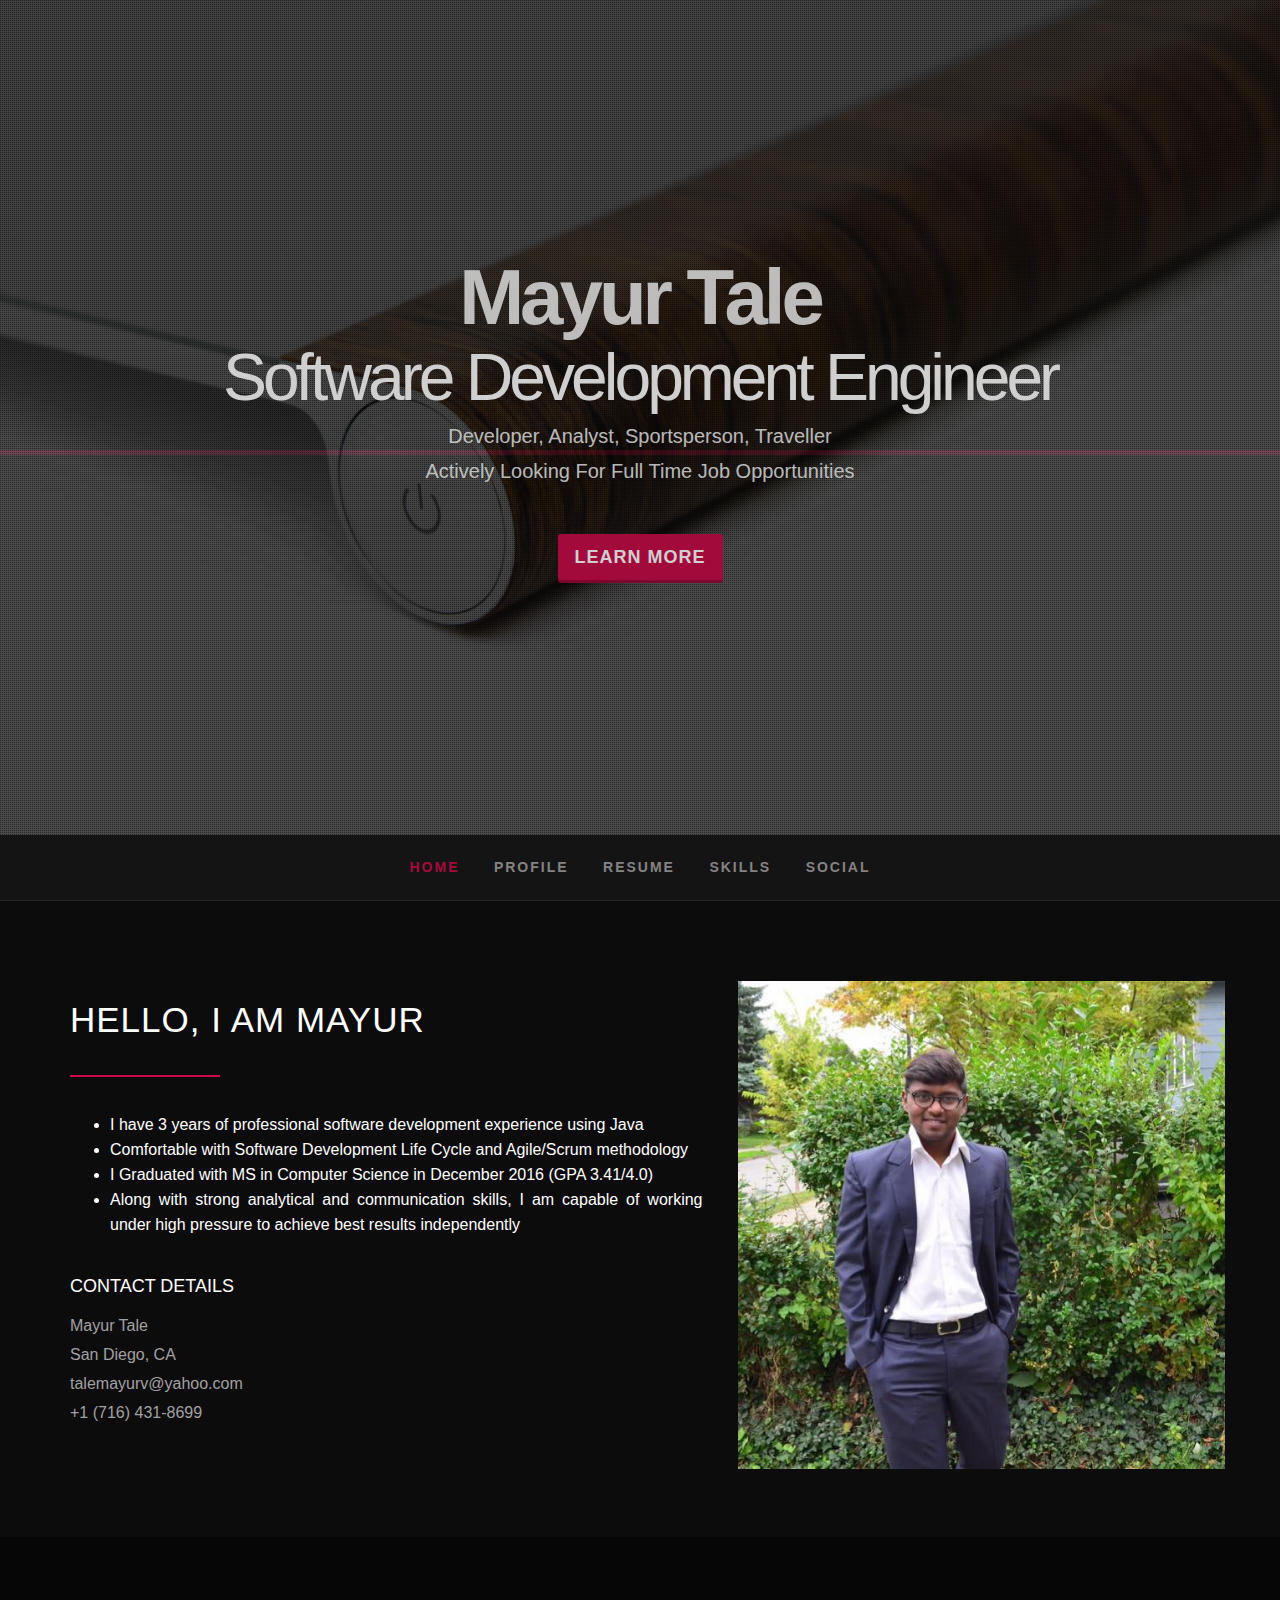
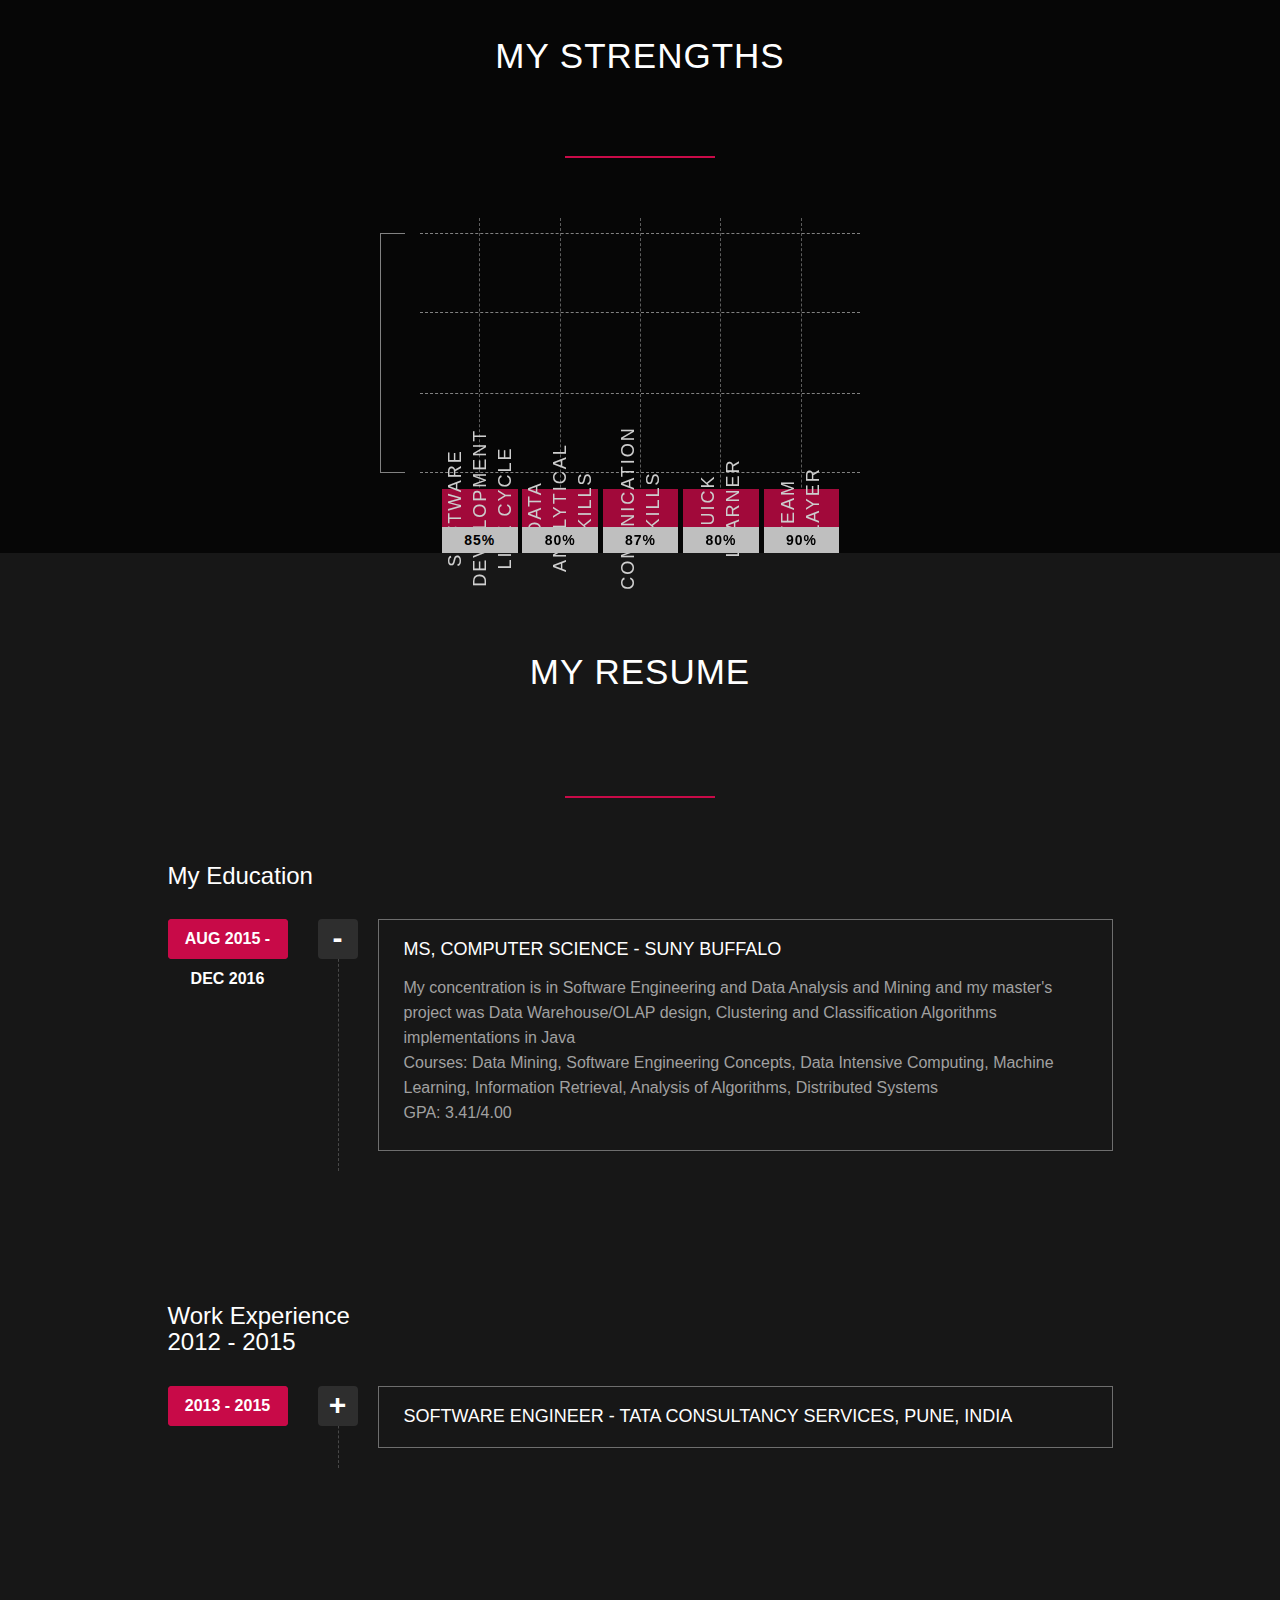
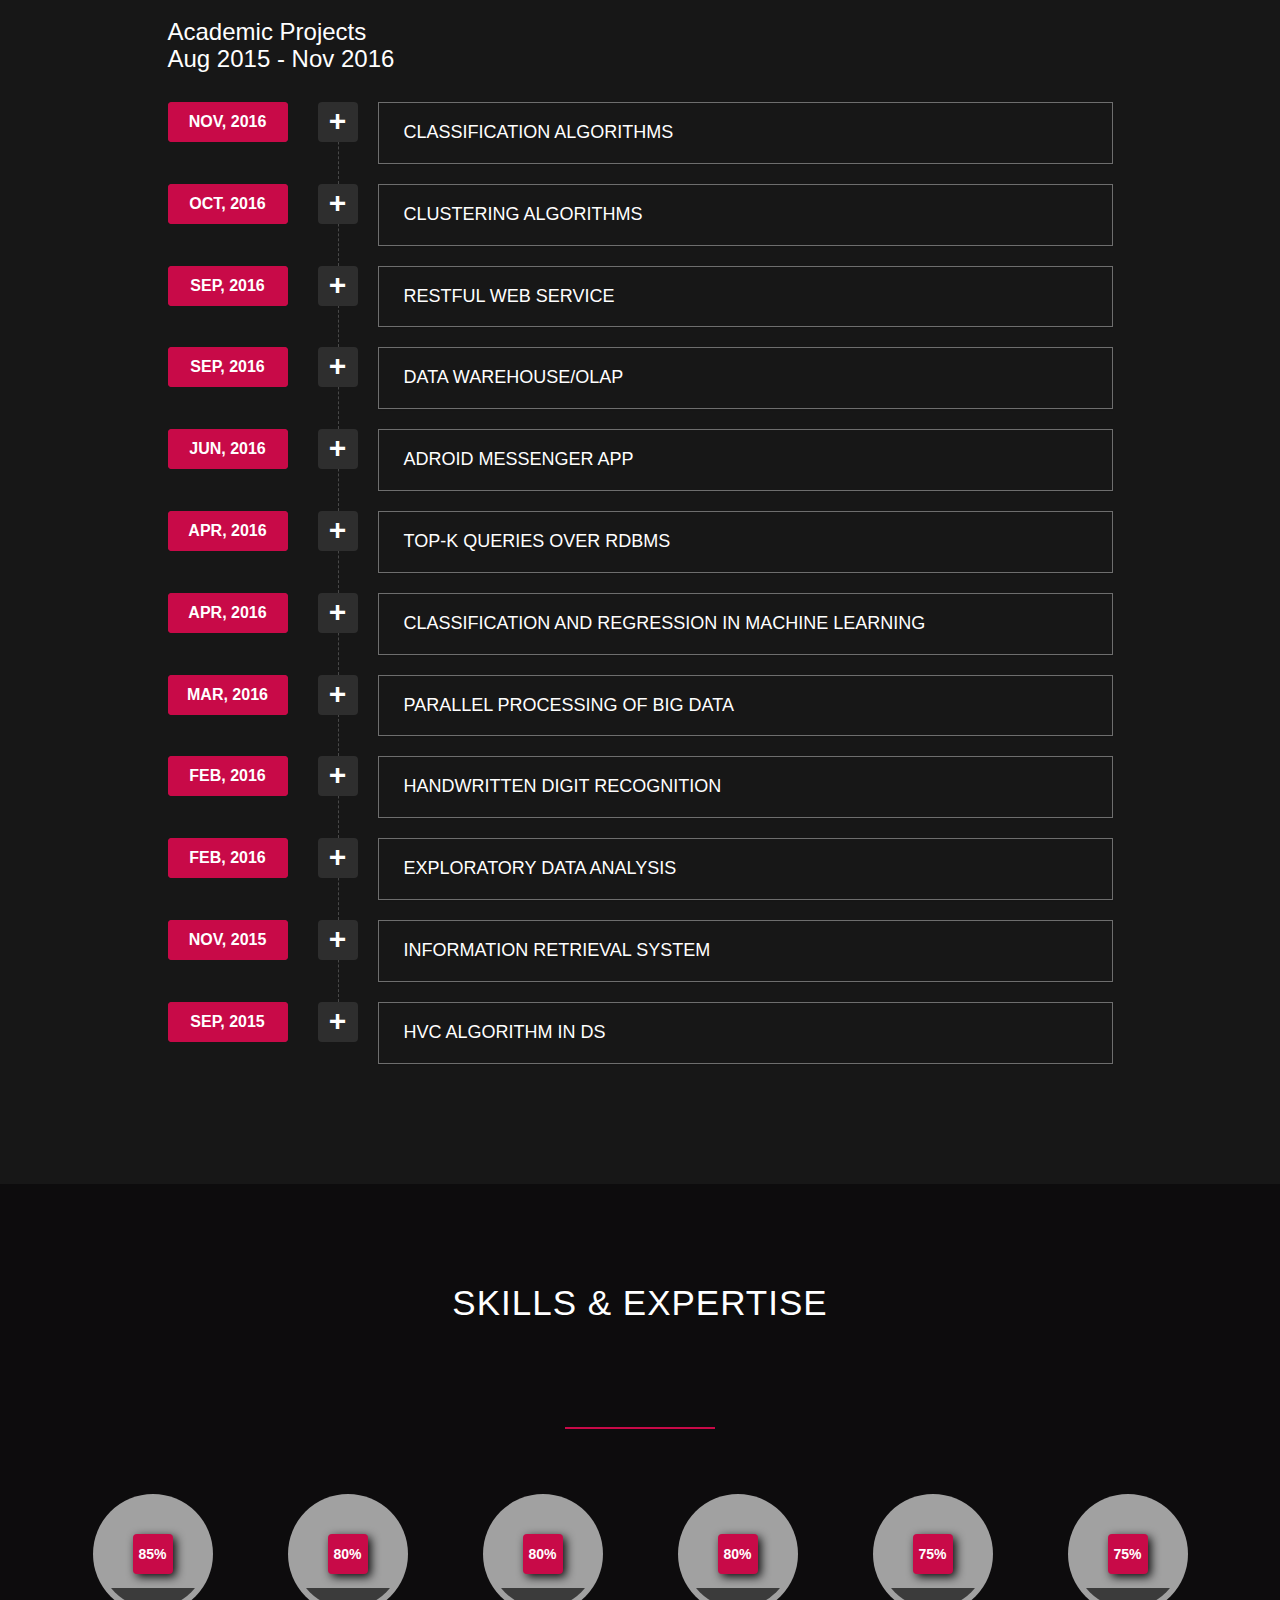
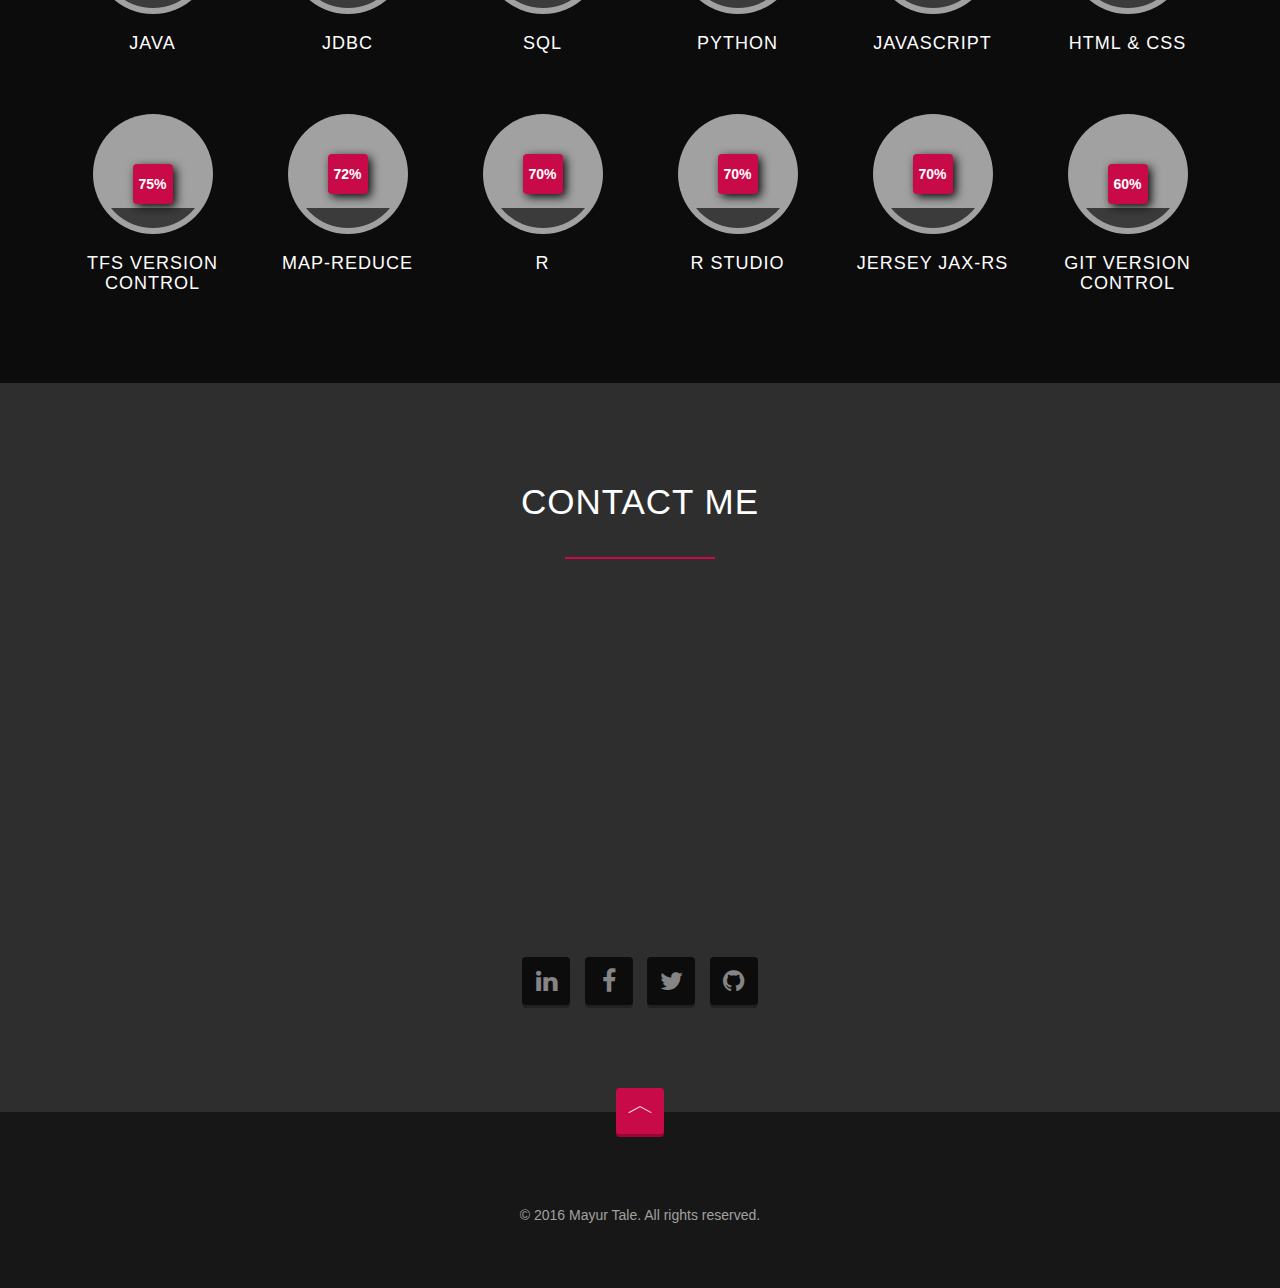
<file: index.html>
<!doctype html>
<html class="no-js" lang="">
<head>
	<meta charset="utf-8">
	
	<title>Mayur Tale - Software Development Engineer </title>
	<!-- Bootstrap Core CSS -->
    <link href="assets/plugins/bootstrap/css/bootstrap.min.css" rel="stylesheet" type="text/css">
	
	<!-- Font icons CSS -->
    <link href="assets/plugins/icons-mind/style.css" rel="stylesheet" type="text/css">
    <link href="assets/plugins/fontawesome/css/font-awesome.min.css" rel="stylesheet" type="text/css">
	
	<!-- Main CSS -->
	<link href="assets/css/berg.css" rel="stylesheet" type="text/css">
	
	
</head>
<body id="page-top" data-spy="scroll" data-target=".navbar-fixed-top" data-offset="66">
	<header id="home" class="hero">
        <div class="pattern-overlay"></div>
        
        <div class="hero-body">
            <div class="hero-text text-center">
                <h1>
                    Mayur Tale
                </h1>
                
                <h1 class="small">Software Development Engineer</h1>
                
                <p>Developer, Analyst, Sportsperson, Traveller</p>
				<p>Actively Looking For Full Time Job Opportunities</p>
				                
                <div class="page-scroll">
                    <a href="#profile" class="btn btn-lg btn-custom">
                        Learn More
                    </a>
                </div>
                <!-- //.page-scroll -->
            </div>
            <!-- //.hero-text -->
        </div>
        <!-- //.hero-body -->
    </header>
	
	<nav id="navigation" class="navbar navbar-fixed-top center-menu" role="navigation">
		<div class="container navbar-container">
			<div class="navbar-header page-scroll">
                <button type="button" class="navbar-toggle" data-toggle="collapse" data-target=".berg-collapse">
                    <span class="sr-only">Toggle navigation</span>
                    <span class="icon-bar"></span>
                    <span class="icon-bar"></span>
                    <span class="icon-bar"></span>
                </button>
                
                <a class="navbar-brand visible-xs visible-sm" href="#page-top"></a>
            </div>
			<div class="navbar-collapse collapse berg-collapse">
                <ul class="nav navbar-nav">
                    <li class="page-scroll">
                        <a href="#home">Home</a>
                    </li>
                    
                    <li class="page-scroll">
                        <a href="#profile">Profile</a>
                    </li>
                   
                    
                    <li class="page-scroll">
                        <a href="#resume">Resume</a>
                    </li>
                    
                    
                    <li class="page-scroll">
                        <a href="#skills">Skills</a>
                    </li>
                    
                    <li class="page-scroll">
                        <a href="#contact">Social</a>
                    </li>
                </ul>
            </div>
		</div>
	</nav>
	<section id="profile" class="section">
        <div class="container section-wrapper">
            <div class="section-content">
                <div class="row">          
                    <div class="col-md-7 match-height">

                        <!-- PROFILE TEXT START -->
                        <div class="profile-text padding-right-yes">
                            <div class="row">
                                <div class="col-md-12">
                                    <h2 class="section-title uppercase">Hello, I am Mayur</h2>
									<!--
                                    <p>
                                        I live at Buffalo, New York
                                    </p>
									-->
                                    <span class="divider"></span>

                                    <p class="text-grey">
										<ul>
										<li> I have 3 years of professional software development experience using Java </li>
										<li> Comfortable with Software Development Life Cycle and Agile/Scrum methodology </li>
										<li> I Graduated with MS in Computer Science in December 2016 (GPA 3.41/4.0) </li>
										<li> Along with strong analytical and communication skills, I am capable of working under high pressure to achieve best results independently </li>
										</ul>
										
                                    </p>

                                    <p class="text-grey">
                                        
                                    </p>
                                </div>
                                <!-- //.col-md-12 -->
                            </div>
                            <!-- //.row -->
                        </div>
                        <!-- //PROFILE TEXT END -->

                        <!-- CONTACT DETAILS START -->
                        <div class="contact-details padding-right-yes">
                            <div class="row">
                                <div class="col-sm-6 col-md-5">
                                    <h4 class="uppercase">Contact Details</h4>

                                    <ul class="list-unstyled text-grey">
                                        <li>Mayur Tale</li>
                                        <li>San Diego, CA</li>
                                        <li>talemayurv@yahoo.com</li>
										<li>+1 (716) 431-8699</li>
                                    </ul>
                                </div>
                                <!-- //.col-md-5 -->

                                <!--<div class="col-sm-6 col-md-7">
                                    <a href="#" class="btn btn-lg btn-custom">
                                        <i class="icon-File-Download"></i> Download Resume
                                    </a>
                                </div>-->
                                <!-- //.col-md-6 -->
                            </div>
                            <!-- //.row -->
                        </div>
                        <!-- //CONTACT DETAILS END -->

                    </div>
                    <!-- //.col-md-7 -->

                    <!-- PROFILE PICTURE START -->
                    <div class="col-md-5 hidden-xs hidden-sm match-height pp-wrapper">
                        <div class="profile-picture style-one" style="padding-top:80px">
                            <img src="assets/images/profile-picture.jpg" alt="profile picture" class="img-responsive"/>
                        </div>
                    </div>
                    <!-- //PROFILE PICTURE END -->
                </div>
                <!-- //.row -->
            </div>
            <!-- //.section-content -->
        </div>
        <!-- //.container -->
    </section>
    <!-- //PROFILE SECTION END -->
	<section id="strenghts" class="section bg-image-yes">
        <div class="container-fluid section-wrapper">
            <div class="section-content">
                <div class="row">
                    <div class="col-md-8 col-md-offset-2 text-center">
                        <h2 class="section-title uppercase">My Strengths</h2>

                        <p class="section-subtitle">Failure will never overtake me if my determination to succeed is strong enough.</p>

                        <span class="divider center"></span>
                    </div>
                    <!-- //.col-md-8 -->
                </div>
                <!-- //.row -->
                
                <div class="row">
                    <div class="col-md-12">

                        <!-- COLUMN CHART START -->
                        <div class="column-chart">
                            <div class="legend legend-left hidden-xs">
                                <h3 class="legend-title">ME</h3>
                            </div>
                            <!-- //.legend -->

                            <div class="legend legend-right hidden-xs">
                                <div class="item">
                                    <h4>Superhero</h4>
                                </div>
                                <!-- //.item -->

                                <div class="item">
                                    <h4>Preety Good</h4>
                                </div>
                                <!-- //.item -->

                                <div class="item">
                                    <h4>Good</h4>
                                </div>
                                <!-- //.item -->

                                <div class="item">
                                    <h4>Newbie</h4>
                                </div>
                                <!-- //.item -->
                            </div>
                            <!-- //.legend -->

                            <div class="chart clearfix">
                                <div class="item">
                                    <div class="bar">
                                        <span class="percent">85%</span>

                                        <div class="item-progress" data-percent="85">
                                            <span class="title uppercase">Software Development Life Cycle</span>
                                        </div>
                                        <!-- //.item-progress -->
                                    </div>
                                    <!-- //.bar -->
                                </div>
                                <!-- //.item -->

                                <div class="item">
                                    <div class="bar">
                                        <span class="percent">80%</span>

                                        <div class="item-progress" data-percent="80">
                                            <span class="title uppercase">Data Analytical Skills</span>
                                        </div>
                                        <!-- //.item-progress -->
                                    </div>
                                    <!-- //.bar -->
                                </div>
                                <!-- //.item -->

                                <div class="item">
                                    <div class="bar">
                                        <span class="percent">87%</span>

                                        <div class="item-progress" data-percent="87">
                                            <span class="title uppercase">Comunication Skills</span>
                                        </div>
                                        <!-- //.item-progress -->
                                    </div>
                                    <!-- //.bar -->
                                </div>
                                <!-- //.item -->

                                <div class="item">
                                    <div class="bar">
                                        <span class="percent">80%</span>

                                        <div class="item-progress" data-percent="80">
                                            <span class="title uppercase">Quick Learner</span>
                                        </div>
                                        <!-- //.item-progress -->
                                    </div>
                                    <!-- //.bar -->
                                </div>
                                <!-- //.item -->

                                <div class="item">
                                    <div class="bar">
                                        <span class="percent">90%</span>

                                        <div class="item-progress" data-percent="90">
                                            <span class="title uppercase">Team Player</span>
                                        </div>
                                        <!-- //.item-progress -->
                                    </div>
                                    <!-- //.bar -->
                                </div>
                                <!-- //.item -->
                            </div>
                            <!-- //.chart -->
                        </div>
                        <!-- //COLUMN CHART END -->

                    </div>
                    <!-- //.col-md-12 -->
                </div>
                <!-- //.row -->
            </div>
            <!-- //.section-content -->
        </div>
        <!-- //.container -->
    </section>
    <!-- //STRENGHTS SECTION END -->
	
	<section id="resume" class="section">
        <div class="container section-wrapper">
            <div class="section-content">
                <div class="row">
                    <div class="col-md-8 col-md-offset-2 text-center">
                        <h2 class="section-title uppercase">My Resume</h2>

                        <p class="section-subtitle">
                            If you call failures experiments, you can put them in your resume and claim them as achievements.
                        </p>

                        <span class="divider center"></span>
                    </div>
                    <!-- //.col-md-8 -->
                </div>
                <!-- //.row -->
                
                <!-- EDUCATION START -->
                <div class="row education">
                    <div class="col-md-10 col-md-offset-1">
                        <h3>
                            My Education
                            <br>
                        </h3>

                        <div class="panel-group resume" id="education">
                            <div class="resume-item">
                                <div class="resume-year">
                                    <span class="resume-year">Aug 2015 - Dec 2016</span>
                                </div>
                                <!-- //.resume-year -->

                                <div class="resume-btn">
                                    <a href="#education1" data-toggle="collapse" data-parent="#education"></a>
                                </div>
                                <!-- //.resume-btn -->

                                <div class="panel">
                                    <div class="panel-heading">
                                        <div class="panel-title">
                                            <h4 class="resume-title">MS, Computer Science - SUNY Buffalo</h4>
                                        </div>
                                        <!-- //.panel-title -->
                                    </div>
                                    <!-- //.panel-heading -->

                                    <div id="education1" class="panel-collapse collapse in">
                                        <div class="panel-body text-grey">
                                            <p>My concentration is in Software Engineering and Data Analysis and Mining and my master's project was Data Warehouse/OLAP design,
											Clustering and Classification Algorithms implementations in Java<br>
											Courses: Data Mining, Software Engineering Concepts, Data Intensive Computing, Machine Learning, Information Retrieval, Analysis of Algorithms, Distributed Systems 
                                            </p>
											<p>GPA: 3.41/4.00</p>
                                        </div>
                                        <!-- //.panel-body -->
                                    </div>
                                    <!-- //.panel-collapse -->
                                </div>
                                <!-- //.panel -->
                            </div>
                            <!-- //.resume-item -->

                            <div class="resume-item">
                                <div class="resume-year">
                                    <span class="resume-year">2008 - 2012</span>
                                </div>
                                <!-- //.resume-year -->

                                <div class="resume-btn">
                                    <a href="#education2" class="collapsed" data-toggle="collapse" data-parent="#education"></a>
                                </div>
                                <!-- //.resume-btn -->

                                <div class="panel">
                                    <div class="panel-heading">
                                        <div class="panel-title">
                                            <h4 class="resume-title">BE, Electronics and Telecommunication - GECA India</h4>
                                        </div>
                                        <!-- //.panel-title -->
                                    </div>
                                    <!-- //.panel-heading -->

                                    <div id="education2" class="panel-collapse collapse">
                                        <div class="panel-body text-grey">
                                            <p>
                                                I did my bachelor's degree from Government College of Engineering Aurangabad, India. My concentratopn was Software/Embeded programming.
												My final year project was Developing a robotic vehicle using image processing concepts.
                                            </p>
											<p>CGPA: 7.83/10.00</p>
                                        </div>
                                        <!-- //.panel-body -->
                                    </div>
                                    <!-- //.panel-collapse -->
                                </div>
                                <!-- //.panel -->
                            </div>
                        </div>
                        <!-- //.panel-group -->
                    </div>
                    <!-- //.col-md-10 -->
                </div>
                <!-- //EDUCATION END -->
            
                <!-- WORK EXPERIENCE START -->
                <div class="row work-experience">
                    <div class="col-md-10 col-md-offset-1">
                        <h3>
                            Work Experience
                            <br>
                            2012 - 2015
                        </h3>

                        <div class="panel-group resume" id="work">
                            <div class="resume-item">
                                <div class="resume-year">
                                    <span class="resume-year">2013 - 2015</span>
                                </div>
                                <!-- //.resume-year -->

                                <div class="resume-btn">
                                    <a href="#work1" class="collapsed" data-toggle="collapse" data-parent="#work"></a>
                                </div>
                                <!-- //.resume-btn -->

                                <div class="panel">
                                    <div class="panel-heading">
                                        <div class="panel-title">
                                            <h4 class="resume-title">Software Engineer - TATA Consultancy Services, Pune, India</h4>
                                        </div>
                                        <!-- //.panel-title -->
                                    </div>
                                    <!-- //.panel-heading -->

                                    <div id="work1" class="panel-collapse collapse">
                                        <div class="panel-body text-grey">
											<p>
												TCS Embeded Code Analyzer (Java)<br>
												Developed TECA tool to log possible runtime errors in Embedded C code by static analysis<br>
												Researched and Developed a module to query information about variables from a framework<br>
												Improved the performance of the tool by over 13% using MISRA C-2004, ISO-26262 standards of programming<br>
											</p>
                                            <p>
                                                Responsibilities:
                                                <br>
                                                <ul>
                                                    <li>
                                                        As part of R&D team, studied and reserched over various types of errors and standard specifications for MISRA C standards
                                                    </li>
                                                    <li>
                                                        Responsible for coding and testing divide-by-zero type error module and communicate progress between teams 
                                                    </li>
                                                    <li>
                                                        Along with the unit testing, designed test cases for the first two phases of deployment
                                                    </li>
                                                </ul>
                                            </p>
                                        </div>
                                        <!-- //.panel-body -->
                                    </div>
                                    <!-- //.panel-collapse -->
                                </div>
                                <!-- //.panel -->
                            </div>
                            <!-- //.resume-item -->

                            <div class="resume-item">
                                <div class="resume-year">
                                    <span class="resume-year">2012 - 2013</span>
                                </div>
                                <!-- //.resume-year -->

                                <div class="resume-btn">
                                    <a href="#work2" class="collapsed" data-toggle="collapse" data-parent="#work"></a>
                                </div>
                                <!-- //.resume-btn -->

                                <div class="panel">
                                    <div class="panel-heading">
                                        <div class="panel-title">
                                            <h4 class="resume-title">Software Engineer Trainee - TATA Consultancy Services, Pune, India</h4>
                                        </div>
                                        <!-- //.panel-title -->
                                    </div>
                                    <!-- //.panel-heading -->

                                    <div id="work2" class="panel-collapse collapse">
                                        <div class="panel-body text-grey">
											<p>
												Stagione Software Development (VB.Net)<br>
												Windows forms based software used by engineers as an interface between industry pumps, machines, and computers<br>
												Proactively proposed and implemented multilingual support for user interface using SQL server for translation storage<br>
												Prepared and maintained progress analysis report for client calls and deployed complete software with 93% CSI
											</p>
                                            <p>
                                                Responsibilities:
                                                <br>
                                                <ul>
                                                    <li>
                                                        Responsible for development and delivery for all the phases of Sofware Development Life Cycle
                                                    </li>
                                                    <li>
                                                        Responsible for planning, coding and deploying software modules and progress communications with client<br>
                                                    </li>
                                                    <li>
                                                        Along with report logging, managed client communications and requirements through client calls independently
                                                    </li>
                                                </ul>
                                            </p>
                                        </div>
                                        <!-- //.panel-body -->
                                    </div>
                                    <!-- //.panel-collapse -->
                                </div>
                                <!-- //.panel -->
                            </div>
                            <!-- //.resume-item -->
                        </div>
                        <!-- //.panel-group -->
                    </div>
                    <!-- //.col-md-10 -->
                </div>
                <!-- //WORK EXPERIENCE END -->
				
				<div class="row work-experience">
                    <div class="col-md-10 col-md-offset-1">
                        <h3>
                            Academic Projects
                            <br>
                            Aug 2015 - Nov 2016
                        </h3>

                        <div class="panel-group resume" id="project">
							<div class="resume-item">
                                <div class="resume-year">
                                    <span class="resume-year">Nov, 2016</span>
                                </div>
                                <!-- //.resume-year -->

                                <div class="resume-btn">
                                    <a href="#proj12" class="collapsed" data-toggle="collapse" data-parent="#project"></a>
                                </div>
                                <!-- //.resume-btn -->

                                <div class="panel">
                                    <div class="panel-heading">
                                        <div class="panel-title">
                                            <h4 class="resume-title">Classification Algorithms </h4>
                                        </div>
                                        <!-- //.panel-title -->
                                    </div>
                                    <!-- //.panel-heading -->

                                    <div id="proj12" class="panel-collapse collapse">
                                        <div class="panel-body text-grey">
											<p>
												Classification Algorithms implementations <br>
												Implemented kNN, Naïve Bayes, and Decision Tree and validated accuracy and precision using 10-fold cross validation<br>
												Improved decision tree by implementing Random forest and weighted adaptive boosting for misclassified samples<br>
											</p>
                                        </div>
                                        <!-- //.panel-body -->
                                    </div>
                                    <!-- //.panel-collapse -->
                                </div>
                                <!-- //.panel -->
                            </div>
							<div class="resume-item">
                                <div class="resume-year">
                                    <span class="resume-year">Oct, 2016</span>
                                </div>
                                <!-- //.resume-year -->

                                <div class="resume-btn">
                                    <a href="#proj11" class="collapsed" data-toggle="collapse" data-parent="#project"></a>
                                </div>
                                <!-- //.resume-btn -->

                                <div class="panel">
                                    <div class="panel-heading">
                                        <div class="panel-title">
                                            <h4 class="resume-title">Clustering Algorithms </h4>
                                        </div>
                                        <!-- //.panel-title -->
                                    </div>
                                    <!-- //.panel-heading -->

                                    <div id="proj11" class="panel-collapse collapse">
                                        <div class="panel-body text-grey">
											<p>
												Clustering Algorithms implementations <br>
												Implemented K-means, density based and hierarchical algometric clustering to identify genes with similar expressions<br>
												Compares results using external Rand and internal correlation index and visualized comparison results using R scripts<br>
												Implemented Map-Reduce K-means on single-node Hadoop cluster and compared results with non-parallel K-means 

											</p>
                                        </div>
                                        <!-- //.panel-body -->
                                    </div>
                                    <!-- //.panel-collapse -->
                                </div>
                                <!-- //.panel -->
                            </div>
							<div class="resume-item">
                                <div class="resume-year">
                                    <span class="resume-year">Sep, 2016</span>
                                </div>
                                <!-- //.resume-year -->

                                <div class="resume-btn">
                                    <a href="#proj10" class="collapsed" data-toggle="collapse" data-parent="#project"></a>
                                </div>
                                <!-- //.resume-btn -->

                                <div class="panel">
                                    <div class="panel-heading">
                                        <div class="panel-title">
                                            <h4 class="resume-title">RESTful Web Service</h4>
                                        </div>
                                        <!-- //.panel-title -->
                                    </div>
                                    <!-- //.panel-heading -->

                                    <div id="proj10" class="panel-collapse collapse">
                                        <div class="panel-body text-grey">
											<p>
												RESTfult Web Service using Jersey JAX-RS<br>
												Designed and developed web service application for storing and displaying messages and comments for user profiles<br>
												Implemented HTTP methods with annotation params to return JSON, XML responses with Exception handling mappers<br>

											</p>
                                        </div>
                                        <!-- //.panel-body -->
                                    </div>
                                    <!-- //.panel-collapse -->
                                </div>
                                <!-- //.panel -->
                            </div>
							<div class="resume-item">
                                <div class="resume-year">
                                    <span class="resume-year">Sep, 2016</span>
                                </div>
                                <!-- //.resume-year -->

                                <div class="resume-btn">
                                    <a href="#proj9" class="collapsed" data-toggle="collapse" data-parent="#project"></a>
                                </div>
                                <!-- //.resume-btn -->

                                <div class="panel">
                                    <div class="panel-heading">
                                        <div class="panel-title">
                                            <h4 class="resume-title">Data Warehouse/OLAP</h4>
                                        </div>
                                        <!-- //.panel-title -->
                                    </div>
                                    <!-- //.panel-heading -->

                                    <div id="proj9" class="panel-collapse collapse">
                                        <div class="panel-body text-grey">
											<p>
												Biomedical Data Warehouse/OLAP System<br>
												Designed and Implemented schema for Clinical and Genomic data warehouse using Oracle System<br>
												Successfully retrieved results for typical user queries using SQL and external Java (JDBC) program<br>
												Performed OLAP operations to classify a new patient using gene info and finding gene info given a disease
											</p>
                                        </div>
                                        <!-- //.panel-body -->
                                    </div>
                                    <!-- //.panel-collapse -->
                                </div>
                                <!-- //.panel -->
                            </div>
							<div class="resume-item">
                                <div class="resume-year">
                                    <span class="resume-year">Jun, 2016</span>
                                </div>
                                <!-- //.resume-year -->

                                <div class="resume-btn">
                                    <a href="#proj8" class="collapsed" data-toggle="collapse" data-parent="#project"></a>
                                </div>
                                <!-- //.resume-btn -->

                                <div class="panel">
                                    <div class="panel-heading">
                                        <div class="panel-title">
                                            <h4 class="resume-title">Adroid Messenger App</h4>
                                        </div>
                                        <!-- //.panel-title -->
                                    </div>
                                    <!-- //.panel-heading -->

                                    <div id="proj8" class="panel-collapse collapse">
                                        <div class="panel-body text-grey">
											<p>
												Simple and Group Messenger<br>
												Developed a simple one-to-one messenger app to send and recieve messenges between AVDs in Android Studio<br>
												Designed and developed a group messenger with five AVDs to store and transmit messages over TCP<br>
												Implemented permanent Key-Value storage for messages with Total and FIFO ordering guarantees
											</p>
                                        </div>
                                        <!-- //.panel-body -->
                                    </div>
                                    <!-- //.panel-collapse -->
                                </div>
                                <!-- //.panel -->
                            </div>
							<div class="resume-item">
                                <div class="resume-year">
                                    <span class="resume-year">Apr, 2016</span>
                                </div>
                                <!-- //.resume-year -->

                                <div class="resume-btn">
                                    <a href="#proj7" class="collapsed" data-toggle="collapse" data-parent="#project"></a>
                                </div>
                                <!-- //.resume-btn -->

                                <div class="panel">
                                    <div class="panel-heading">
                                        <div class="panel-title">
                                            <h4 class="resume-title">Top-K queries over RDBMS</h4>
                                        </div>
                                        <!-- //.panel-title -->
                                    </div>
                                    <!-- //.panel-heading -->

                                    <div id="proj7" class="panel-collapse collapse">
                                        <div class="panel-body text-grey">
											<p>
												Top-K Query Results<br>
												Implemented naïve and Threshold algorithms to return Top-K query results on relation table provided as csv file<br>
												Designed a dense B-Tree Index on table attributes and Implemented naive algorithm for Top-k join queries
											</p>
                                        </div>
                                        <!-- //.panel-body -->
                                    </div>
                                    <!-- //.panel-collapse -->
                                </div>
                                <!-- //.panel -->
                            </div>
							<div class="resume-item">
                                <div class="resume-year">
                                    <span class="resume-year">Apr, 2016</span>
                                </div>
                                <!-- //.resume-year -->

                                <div class="resume-btn">
                                    <a href="#proj6" class="collapsed" data-toggle="collapse" data-parent="#project"></a>
                                </div>
                                <!-- //.resume-btn -->

                                <div class="panel">
                                    <div class="panel-heading">
                                        <div class="panel-title">
                                            <h4 class="resume-title">Classification and Regression in Machine Learning</h4>
                                        </div>
                                        <!-- //.panel-title -->
                                    </div>
                                    <!-- //.panel-heading -->

                                    <div id="proj6" class="panel-collapse collapse">
                                        <div class="panel-body text-grey">
											<p>
												SVM and Logistic Regression<br>
												Implemented Logistic Regression to successfully classify handwritten digits in MNIST data into correct corrosponding labels<br>
												Successfully used Support Vector Machine (SVM) from sklearn to recognize and classify digits between 0 to 9<br>
												Compared and analyzed the results of linear and Radial basis function kernels to find best setting of variables
											</p>
                                        </div>
                                        <!-- //.panel-body -->
                                    </div>
                                    <!-- //.panel-collapse -->
                                </div>
                                <!-- //.panel -->
                            </div>
                            <!-- //.resume-item -->
							
							<div class="resume-item">
                                <div class="resume-year">
                                    <span class="resume-year">Mar, 2016</span>
                                </div>
                                <!-- //.resume-year -->

                                <div class="resume-btn">
                                    <a href="#proj5" class="collapsed" data-toggle="collapse" data-parent="#project"></a>
                                </div>
                                <!-- //.resume-btn -->

                                <div class="panel">
                                    <div class="panel-heading">
                                        <div class="panel-title">
                                            <h4 class="resume-title">Parallel Processing of Big Data</h4>
                                        </div>
                                        <!-- //.panel-title -->
                                    </div>
                                    <!-- //.panel-heading -->

                                    <div id="proj5" class="panel-collapse collapse">
                                        <div class="panel-body text-grey">
											<p>
												Parallel Processing of Big Data<br>
												Performed data analysis and trends identification using single and multi-stage MapReduce jobs on class schedule data of the university<br>
												Developed a user interface by ingesting the trends in tableau to showcase the findings as dashboard of graphs<br>
												Solved the problem of inefficient use of classrooms using multiple MR stages to forecast course enrollments
											</p>
                                        </div>
                                        <!-- //.panel-body -->
                                    </div>
                                    <!-- //.panel-collapse -->
                                </div>
                                <!-- //.panel -->
                            </div>
                            <!-- //.resume-item -->
							
							<div class="resume-item">
                                <div class="resume-year">
                                    <span class="resume-year">Feb, 2016</span>
                                </div>
                                <!-- //.resume-year -->

                                <div class="resume-btn">
                                    <a href="#proj4" class="collapsed" data-toggle="collapse" data-parent="#project"></a>
                                </div>
                                <!-- //.resume-btn -->

                                <div class="panel">
                                    <div class="panel-heading">
                                        <div class="panel-title">
                                            <h4 class="resume-title">Handwritten Digit Recognition</h4>
                                        </div>
                                        <!-- //.panel-title -->
                                    </div>
                                    <!-- //.panel-heading -->

                                    <div id="proj4" class="panel-collapse collapse">
                                        <div class="panel-body text-grey">
											<p>
												Handwritten Digit Recognition<br>
												Developed a Multilayer Perceptron Neural Network to recognize & classify handwritten digits between 0 to 9<br>
												Successfully implemented feed forward and Back Propagation techniques in Neural Networks for digit recognition<br> 
												Evaluated and analyzed the performance with training accuracy of 96% and testing dataset accuracy of 94%
											</p>
                                        </div>
                                        <!-- //.panel-body -->
                                    </div>
                                    <!-- //.panel-collapse -->
                                </div>
                                <!-- //.panel -->
                            </div>
                            <!-- //.resume-item -->
							
							<div class="resume-item">
                                <div class="resume-year">
                                    <span class="resume-year">Feb, 2016</span>
                                </div>
                                <!-- //.resume-year -->

                                <div class="resume-btn">
                                    <a href="#proj3" class="collapsed" data-toggle="collapse" data-parent="#project"></a>
                                </div>
                                <!-- //.resume-btn -->

                                <div class="panel">
                                    <div class="panel-heading">
                                        <div class="panel-title">
                                            <h4 class="resume-title">Exploratory Data Analysis</h4>
                                        </div>
                                        <!-- //.panel-title -->
                                    </div>
                                    <!-- //.panel-heading -->

                                    <div id="proj3" class="panel-collapse collapse">
                                        <div class="panel-body text-grey">
											<p>
												Statistical Data Analysis<br>
												Performed Exploratory Data Analysis on New York Times structured and semi-structured data in RStudio<br>
												Designed and showcased an approximate statistical model representing the data graphically using RShiny  
											</p>
                                        </div>
                                        <!-- //.panel-body -->
                                    </div>
                                    <!-- //.panel-collapse -->
                                </div>
                                <!-- //.panel -->
                            </div>
                            <!-- //.resume-item -->
							
							<div class="resume-item">
                                <div class="resume-year">
                                    <span class="resume-year">Nov, 2015</span>
                                </div>
                                <!-- //.resume-year -->

                                <div class="resume-btn">
                                    <a href="#proj2" class="collapsed" data-toggle="collapse" data-parent="#project"></a>
                                </div>
                                <!-- //.resume-btn -->

                                <div class="panel">
                                    <div class="panel-heading">
                                        <div class="panel-title">
                                            <h4 class="resume-title">Information Retrieval System</h4>
                                        </div>
                                        <!-- //.panel-title -->
                                    </div>
                                    <!-- //.panel-heading -->

                                    <div id="proj2" class="panel-collapse collapse">
                                        <div class="panel-body text-grey">
											<p>
												Search Engine on twitter data<br>
												Developed a twitter tweets crawler in Java to capture tweets and write them to a JSON file<br>
												Indexed the collected data with tokenizers and analyzers to solr-5.3.0 to create dense index of tweets for search system<br>
												Improved the performance of the retrieval results by 27% using content tagging, VSM and varying tokenization techniques
											</p>
                                        </div>
                                        <!-- //.panel-body -->
                                    </div>
                                    <!-- //.panel-collapse -->
                                </div>
                                <!-- //.panel -->
                            </div>
                            <!-- //.resume-item -->
							
							<div class="resume-item">
                                <div class="resume-year">
                                    <span class="resume-year">Sep, 2015</span>
                                </div>
                                <!-- //.resume-year -->

                                <div class="resume-btn">
                                    <a href="#proj1" class="collapsed" data-toggle="collapse" data-parent="#project"></a>
                                </div>
                                <!-- //.resume-btn -->

                                <div class="panel">
                                    <div class="panel-heading">
                                        <div class="panel-title">
                                            <h4 class="resume-title">HVC Algorithm in DS</h4>
                                        </div>
                                        <!-- //.panel-title -->
                                    </div>
                                    <!-- //.panel-heading -->

                                    <div id="proj1" class="panel-collapse collapse">
                                        <div class="panel-body text-grey">
											<p>
												HVC Algorithm Implementation<br>
												Successfully implemented Hybrid Vector Clock(HVC) algorithm for consistent snapshots in TLA+ tool<br>
												Implemented and tested Dijkstras 4-state and 3-state token ring algorithms in PlusCal in TLA+
											</p>
                                        </div>
                                        <!-- //.panel-body -->
                                    </div>
                                    <!-- //.panel-collapse -->
                                </div>
                                <!-- //.panel -->
                            </div>
							<!-- //.resume-item -->
                        </div>
                        <!-- //.panel-group -->
                    </div>
                    <!-- //.col-md-10 -->
                </div>
            </div>
            <!-- //.section-content -->
        </div>
        <!-- //.container -->
    </section>
    <!-- //RESUME SECTION END -->
	
	<!-- SKILLS SECTION START -->
    <section id="skills" class="section">
        <div class="container section-wrapper">
            <div class="section-content">
                <div class="row">
                    <div class="col-md-8 col-md-offset-2 text-center">
                        <h2 class="section-title uppercase">Skills & Expertise</h2>

                        <p class="section-subtitle">A winner is someone who recognizes his God-given talents, works his tail off to develop them into skills, and uses these skills to accomplish his goals.</p>

                        <span class="divider center"></span>
                    </div>
                    <!-- //.col-md-8 -->
                </div>
                <!-- //.row -->
                
                <!-- CIRCLE CHART START -->
                <div class="circle-chart">
                    <div class="row">
                        <div class="col-sm-4 col-md-2">
                            <div class="item">
                                <div class="circle">
                                    <span class="item-progress" data-percent="85"></span>
                                </div>
                                <!-- //.circle -->
                                <span class="percent">85%</span>
                                <h4 class="text-center uppercase">Java</h4>
                            </div>
                            <!-- //.item -->
                        </div>
                        
                        <div class="col-sm-4 col-md-2">
                            <div class="item">
                                <div class="circle">
                                    <span class="item-progress" data-percent="80"></span>
                                </div>
                                <!-- //.circle -->
                                <span class="percent">80%</span>
                                <h4 class="text-center uppercase">JDBC</h4>
                            </div>
                            <!-- //.item -->
                        </div>
                        <div class="col-sm-4 col-md-2">
                            <div class="item">
                                <div class="circle">
                                    <span class="item-progress" data-percent="80"></span>
                                </div>
                                <!-- //.circle -->

                                <span class="percent">80%</span>

                                <h4 class="text-center uppercase">SQL</h4>
                            </div>
                            <!-- //.item -->
                        </div>
                        <div class="col-sm-4 col-md-2">
                            <div class="item">
                                <div class="circle">
                                    <span class="item-progress" data-percent="80"></span>
                                </div>
                                <!-- //.circle -->
                                <span class="percent">80%</span>
                                <h4 class="text-center uppercase">Python</h4>
                            </div>
                            <!-- //.item -->
                        </div>

                        <div class="col-sm-4 col-md-2">
                            <div class="item">
                                <div class="circle">
                                    <span class="item-progress" data-percent="75"></span>
                                </div>
                                <!-- //.circle -->

                                <span class="percent">75%</span>

                                <h4 class="text-center uppercase">JavaScript</h4>
                            </div>
                            <!-- //.item -->
                        </div>
                       <div class="col-sm-4 col-md-2">
                            <div class="item">
                                <div class="circle">
                                    <span class="item-progress" data-percent="75"></span>
                                </div>
                                <!-- //.circle -->
                                <span class="percent">75%</span>
                                <h4 class="text-center uppercase">HTML & CSS</h4>
                            </div>
                            <!-- //.item -->
                        </div>
                        <div class="col-sm-4 col-md-2">
                            <div class="item">
                                <div class="circle">
                                    <span class="item-progress" data-percent="75"></span>
                                </div>
                                <!-- //.circle -->
                                <span class="percent">75%</span>
                                <h4 class="text-center uppercase">TFS version control</h4>
                            </div>
                            <!-- //.item -->
                        </div>

                        <div class="col-sm-4 col-md-2">
                            <div class="item">
                                <div class="circle">
                                    <span class="item-progress" data-percent="72"></span>
                                </div>
                                <!-- //.circle -->

                                <span class="percent">72%</span>

                                <h4 class="text-center uppercase">Map-Reduce</h4>
                            </div>
                            <!-- //.item -->
                        </div>
                        <div class="col-sm-4 col-md-2">
                            <div class="item">
                                <div class="circle">
                                    <span class="item-progress" data-percent="70"></span>
                                </div>
                                <!-- //.circle -->
                                <span class="percent">70%</span>
                                <h4 class="text-center uppercase">R</h4>
                            </div>
                            <!-- //.item -->
                        </div>
                        <div class="col-sm-4 col-md-2">
                            <div class="item">
                                <div class="circle">
                                    <span class="item-progress" data-percent="70"></span>
                                </div>
                                <!-- //.circle -->
                                <span class="percent">70%</span>
                                <h4 class="text-center uppercase">R Studio</h4>
                            </div>
                            <!-- //.item -->
                        </div>
                        
                        <div class="col-sm-4 col-md-2">
                            <div class="item">
                                <div class="circle">
                                    <span class="item-progress" data-percent="70"></span>
                                </div>
                                <!-- //.circle -->
                                <span class="percent">70%</span>
                                <h4 class="text-center uppercase">Jersey JAX-RS</h4>
                            </div>
                            <!-- //.item -->
                        </div>
                        
						<div class="col-sm-4 col-md-2">
                            <div class="item">
                                <div class="circle">
                                    <span class="item-progress" data-percent="60"></span>
                                </div>
                                <!-- //.circle -->
                                <span class="percent">60%</span>
                                <h4 class="text-center uppercase">git version control</h4>
                            </div>
                            <!-- //.item -->
                        </div>
                    </div>
                    <!-- //.row -->
                </div>
                <!-- //CIRCLE CHART END -->
            </div>
            <!-- //.section-content -->
        </div>
        <!-- //.container -->
    </section>
    <!-- //SKILLS SECTION END -->
	
	<!-- CONTACT SECTION START -->
    <section id="contact" class="section">
        <div class="container section-wrapper">
            <div class="section-content">
                <div class="row">
                    <div class="col-md-12 text-center">
                        <h2 class="section-title uppercase">Contact Me</h2>

                        <p class="section-subtitle">
                        </p>

                        <span class="divider center"></span>
                    </div>
                    <!-- //.col-md-12 -->
                </div>
                <!-- //.row -->
                
                <div class="row">
                    <div class="col-md-12">

                        <!-- CONTACT DETAILS START -->
                        <div class="contact-details text-center">
                            <div class="speech-bubble">
                                <i class="icon-Speach-Bubble11"></i>

                                <h4 class="uppercase text-grey">
                                    Say<br>Hello
                                </h4>
                            </div>
                            <!-- //.speech-bubble -->

                            <h2 class="uppercase">Mayur <strong>Tale</strong></h2>

                            <h4 class="text-grey">talemayurv@yahoo.com</h4>

                            <span class="divider center"></span>
                        </div>
                        <!-- //CONTACT DETAILS END -->
                    </div>
                    <!-- //.col-md-12 -->
                </div>
                <!-- //.row -->
				 <div class="row">
					<div class="col-md-12">
						<ul class="list-inline social-icons">

                        <li>
                            <div class="item">
                                <a href="https://www.linkedin.com/in/mayurtale" target="_blank"><i class="fa fa-linkedin"></i></a>
                            </div>
                            <!-- //.item -->
                        </li>
						
                        <li>
                            <div class="item">
                                <a href="http://www.facebook.com/mayurtaledeshmukh" target="_blank"><i class="fa fa-facebook"></i></a>
                            </div>
                            <!-- //.item -->
                        </li>
						
                        <li>
                            <div class="item">
                                <a href="https://twitter.com/mayurtaledesh" target="_blank"><i class="fa fa-twitter"></i></a>
                            </div>
                            <!-- //.item -->
                        </li>
                     
                        
                        <li>
                            <div class="item">
                                <a href="http://github.com/mayurvin" target="_blank"><i class="fa fa-github"></i></a>
                            </div>
                            <!-- //.item -->
                        </li>
                       
						</ul>
					
					</div>
				</div>	
				
            </div>
            <!-- //.section-content -->
        </div>
        <!-- //.container -->
    </section>
    <!-- //CONTACT SECTION END -->
	
	<!-- FOOTER START -->
    <footer class="footer">
        <div class="container">
            <div class="row">
                <div class="col-md-12">
                    <div class="page-scroll">
                        <a href="#page-top"><i class="icon-Arrow-Up"></i></a>
                    </div>
                    <!-- //.page-scroll -->
                    
                    
                </div>
                <!-- //.col-md-12 -->
            </div>
            <!-- //.row -->
            
            <div class="row">
                <div class="col-md-12">
                    <div class="copyright text-center">
                        <p class="text-grey">&copy; 2016 Mayur Tale. All rights reserved.</p>
                    </div>
                    <!-- //.copyright -->
                </div>
                <!-- //.col-md-12 -->
            </div>
            <!-- //.row -->
        </div>
        <!-- //.container -->
    </footer>
    <!-- //FOOTER END -->
	
	<script type="text/javascript">
    var gaJsHost = (("https:" == document.location.protocol) ? "https://ssl." : "http://www.");
    document.write(unescape("%3Cscript src='" + gaJsHost + "google-analytics.com/ga.js' type='text/javascript'%3E%3C/script%3E"));
    </script>
    <script type="text/javascript">
        try {
            var pageTracker = _gat._getTracker("UA-8482507-2");
            pageTracker._trackPageview();
        } catch (err) { }</script>
	
	<!-- Plugins JS -->
    <script src="assets/plugins/jquery.min.js"></script>
    <script src="assets/plugins/bootstrap/js/bootstrap.min.js"></script>
    <script src="assets/plugins/jpreloader/js/jpreloader.min.js"></script>
    <script src="assets/plugins/detectmobilebrowser/detectmobilebrowser.js"></script>
    <script src="assets/plugins/debouncer/debouncer.js"></script>  <!-- page loadin effect -->
    <script src="assets/plugins/easing/jquery.easing.min.js"></script>
    <script src="assets/plugins/sticky/jquery.sticky.js"></script>  <!-- Sticky Menu -->
    <script src="assets/plugins/inview/jquery.inview.min.js"></script> <!-- Stregths Bar -->
    <script src="assets/plugins/matchHeight/jquery.matchHeight-min.js"></script>
    <script src="assets/plugins/magnificPopup/jquery.magnific-popup.min.js"></script>
    <script src="assets/plugins/flexSlider/jquery.flexslider-min.js"></script>
    <script src="assets/plugins/countTo/jquery.countTo.js"></script>
    
    <!-- Main JS -->
    <script src="assets/js/main.js"></script>
    
    <!-- Animation JS (Optional) -->
    <script src="assets/js/animation.js"></script>
</body>
</file>
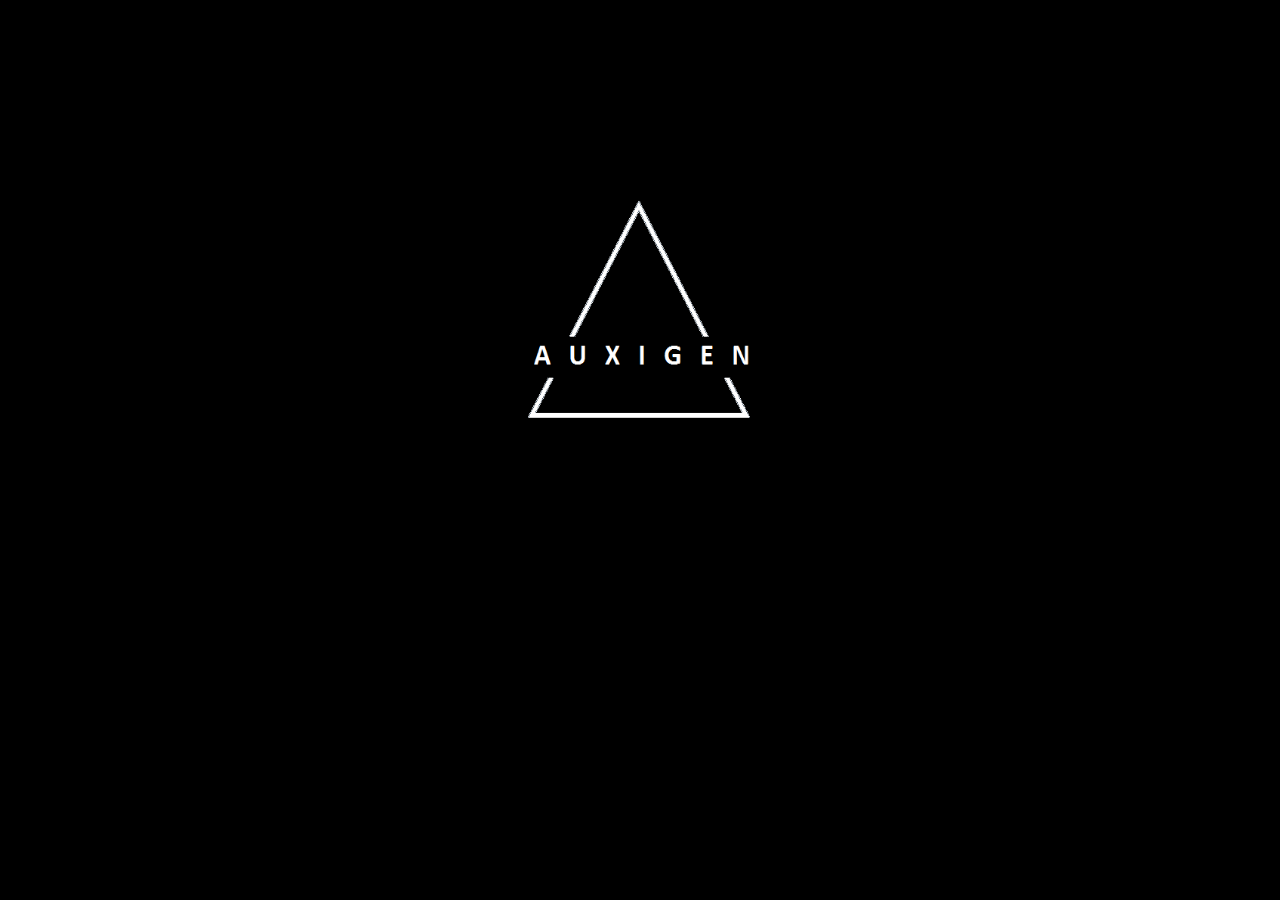
<file: New folder/index.html>
<!DOCTYPE html>
<html>
	<head>
		<link href="css/index.css" rel="stylesheet">
		<link href="css/bootstrap.min.css" rel="stylesheet">
	</head>

	<body style="background-color:black">
		<div class="main-container" style="padding-top:200px">
		<center>
			<div class="Image-logo" >
				<a href="profile.html">
				<img src="AuxigenLogo.png" width="250px" height="250px" style="padding-top:0px; padding-bottom:20px; border-radius:20%;
    overflow:hidden;"></a>
			
			</div>
			<!-- <div class="main-button">
				<form action="profile.html">
					<input type="submit" class="btn btn-small" value="   My Profile   " style="height:50px; width:150px; font-size:25px">
				</form>
			</div> -->
		</center>	
		</div>
	</body>

</html>
</file>
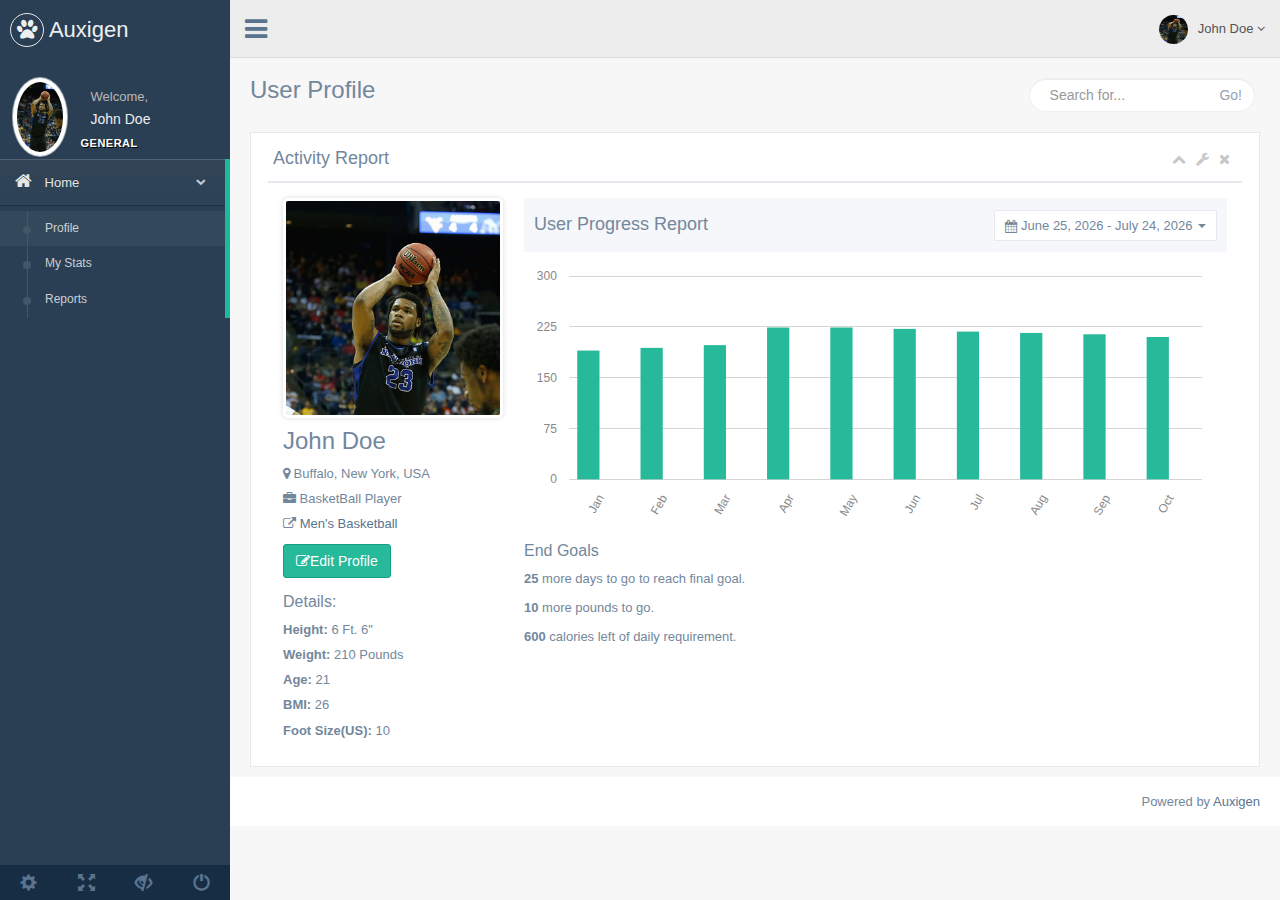
<file: auxigen-master/production/index.html>
<!DOCTYPE html>
<html lang="en">

<head>
  <meta http-equiv="Content-Type" content="text/html; charset=UTF-8">
  <!-- Meta, title, CSS, favicons, etc. -->
  <meta charset="utf-8">
  <meta http-equiv="X-UA-Compatible" content="IE=edge">
  <meta name="viewport" content="width=device-width, initial-scale=1">

  <title>Auxigen! | </title>

  <!-- Bootstrap core CSS -->

  <link href="css/bootstrap.min.css" rel="stylesheet">

  <link href="fonts/css/font-awesome.min.css" rel="stylesheet">
  <link href="css/animate.min.css" rel="stylesheet">

  <!-- Custom styling plus plugins -->
  <link href="css/custom.css" rel="stylesheet">
  <link href="css/icheck/flat/green.css" rel="stylesheet">

  <link rel="stylesheet" href="css/normalize.css" />
  <link rel="stylesheet" href="css/ion.rangeSlider.css" />
  <link rel="stylesheet" href="css/ion.rangeSlider.skinFlat.css" />


  <script src="js/jquery.min.js"></script>

  <!--[if lt IE 9]>
        <script src="../assets/js/ie8-responsive-file-warning.js"></script>
        <![endif]-->

  <!-- HTML5 shim and Respond.js for IE8 support of HTML5 elements and media queries -->
  <!--[if lt IE 9]>
          <script src="https://oss.maxcdn.com/html5shiv/3.7.2/html5shiv.min.js"></script>
          <script src="https://oss.maxcdn.com/respond/1.4.2/respond.min.js"></script>
        <![endif]-->

</head>


<body class="nav-md">

  <div class="container body">


    <div class="main_container">

      <div class="col-md-3 left_col">
        <div class="left_col scroll-view">

          <div class="navbar nav_title" style="border: 0;">
            <a href="index.html" class="site_title"><i class="fa fa-paw"></i> <span>Auxigen</span></a>
          </div>
          <div class="clearfix"></div>

          <!-- menu prile quick info -->
          <div class="profile">
            <div class="profile_pic">
              <img src="images/justin_moss.jpg" alt="..." class="img-circle profile_img">
            </div>
            <div class="profile_info">
              <span>Welcome,</span>
              <h2>John Doe</h2>
            </div>
          </div>
          <!-- /menu prile quick info -->

          <br />

          <!-- sidebar menu -->
          <div id="sidebar-menu" class="main_menu_side hidden-print main_menu">

            <div class="menu_section">
              <h3>General</h3>
              <ul class="nav side-menu">
                <li><a><i class="fa fa-home"></i> Home <span class="fa fa-chevron-down"></span></a>
                  <ul class="nav child_menu" style="display: none">
                    <li><a href="index.html">Profile</a>
                    </li>
                    <li><a href="stats.html">My Stats</a>
                    </li>
                    <li><a href="report.html">Reports</a>
                    </li>
                  </ul>
                </li>
                <!-- <li><a><i class="fa fa-edit"></i> Forms <span class="fa fa-chevron-down"></span></a>
                  <ul class="nav child_menu" style="display: none">
                    <li><a href="form.html">General Form</a>
                    </li>
                    <li><a href="form_advanced.html">Advanced Components</a>
                    </li>
                    <li><a href="form_validation.html">Form Validation</a>
                    </li>
                    <li><a href="form_wizards.html">Form Wizard</a>
                    </li>
                    <li><a href="form_upload.html">Form Upload</a>
                    </li>
                    <li><a href="form_buttons.html">Form Buttons</a>
                    </li>
                  </ul>
                </li>
                <li><a><i class="fa fa-desktop"></i> UI Elements <span class="fa fa-chevron-down"></span></a>
                  <ul class="nav child_menu" style="display: none">
                    <li><a href="general_elements.html">General Elements</a>
                    </li>
                    <li><a href="media_gallery.html">Media Gallery</a>
                    </li>
                    <li><a href="typography.html">Typography</a>
                    </li>
                    <li><a href="icons.html">Icons</a>
                    </li>
                    <li><a href="glyphicons.html">Glyphicons</a>
                    </li>
                    <li><a href="widgets.html">Widgets</a>
                    </li>
                    <li><a href="invoice.html">Invoice</a>
                    </li>
                    <li><a href="inbox.html">Inbox</a>
                    </li>
                    <li><a href="calendar.html">Calendar</a>
                    </li>
                  </ul>
                </li>
                <li><a><i class="fa fa-table"></i> Tables <span class="fa fa-chevron-down"></span></a>
                  <ul class="nav child_menu" style="display: none">
                    <li><a href="tables.html">Tables</a>
                    </li>
                    <li><a href="tables_dynamic.html">Table Dynamic</a>
                    </li>
                  </ul>
                </li>
                <li><a><i class="fa fa-bar-chart-o"></i> Data Presentation <span class="fa fa-chevron-down"></span></a>
                  <ul class="nav child_menu" style="display: none">
                    <li><a href="chartjs.html">Chart JS</a>
                    </li>
                    <li><a href="chartjs2.html">Chart JS2</a>
                    </li>
                    <li><a href="morisjs.html">Moris JS</a>
                    </li>
                    <li><a href="echarts.html">ECharts </a>
                    </li>
                    <li><a href="other_charts.html">Other Charts </a>
                    </li>
                  </ul>
                </li>
              </ul>
            </div>
            <div class="menu_section">
              <h3>Live On</h3>
              <ul class="nav side-menu">
                <li><a><i class="fa fa-bug"></i> Additional Pages <span class="fa fa-chevron-down"></span></a>
                  <ul class="nav child_menu" style="display: none">
                    <li><a href="e_commerce.html">E-commerce</a>
                    </li>
                    <li><a href="projects.html">Projects</a>
                    </li>
                    <li><a href="project_detail.html">Project Detail</a>
                    </li>
                    <li><a href="contacts.html">Contacts</a>
                    </li>
                    <li><a href="profile.html">Profile</a>
                    </li>
                  </ul>
                </li>
                <li><a><i class="fa fa-windows"></i> Extras <span class="fa fa-chevron-down"></span></a>
                  <ul class="nav child_menu" style="display: none">
                    <li><a href="page_404.html">404 Error</a>
                    </li>
                    <li><a href="page_500.html">500 Error</a>
                    </li>
                    <li><a href="plain_page.html">Plain Page</a>
                    </li>
                    <li><a href="login.html">Login Page</a>
                    </li>
                    <li><a href="pricing_tables.html">Pricing Tables</a>
                    </li>

                  </ul>
                </li>
                <li><a><i class="fa fa-laptop"></i> Landing Page <span class="label label-success pull-right">Coming Soon</span></a>
                </li> -->
              </ul>
            </div>

          </div>
          <!-- /sidebar menu -->

          <!-- /menu footer buttons -->
          <div class="sidebar-footer hidden-small">
            <a data-toggle="tooltip" data-placement="top" title="Settings">
              <span class="glyphicon glyphicon-cog" aria-hidden="true"></span>
            </a>
            <a data-toggle="tooltip" data-placement="top" title="FullScreen">
              <span class="glyphicon glyphicon-fullscreen" aria-hidden="true"></span>
            </a>
            <a data-toggle="tooltip" data-placement="top" title="Lock">
              <span class="glyphicon glyphicon-eye-close" aria-hidden="true"></span>
            </a>
            <a data-toggle="tooltip" data-placement="top" title="Logout">
              <span class="glyphicon glyphicon-off" aria-hidden="true"></span>
            </a>
          </div>
          <!-- /menu footer buttons -->
        </div>
      </div>

      <!-- top navigation -->
      <div class="top_nav">

        <div class="nav_menu">
          <nav class="" role="navigation">
            <div class="nav toggle">
              <a id="menu_toggle"><i class="fa fa-bars"></i></a>
            </div>

            <ul class="nav navbar-nav navbar-right">
              <li class="">
                <a href="javascript:;" class="user-profile dropdown-toggle" data-toggle="dropdown" aria-expanded="false">
                  <img src="images/justin_moss.jpg" alt="">John Doe
                  <span class=" fa fa-angle-down"></span>
                </a>
                <ul class="dropdown-menu dropdown-usermenu pull-right">
                  <li><a href="javascript:;">  Profile</a>
                  </li>
                  <li>
                    <a href="javascript:;">
                      <span class="badge bg-red pull-right">50%</span>
                      <span>Settings</span>
                    </a>
                  </li>
                  <li>
                    <a href="javascript:;">Help</a>
                  </li>
                  <li><a href="login.html"><i class="fa fa-sign-out pull-right"></i> Log Out</a>
                  </li>
                </ul>
              </li>

      <!--         <li role="presentation" class="dropdown">
                <a href="javascript:;" class="dropdown-toggle info-number" data-toggle="dropdown" aria-expanded="false">
                  <i class="fa fa-envelope-o"></i>
                  <span class="badge bg-green">6</span>
                </a>
                <ul id="menu1" class="dropdown-menu list-unstyled msg_list" role="menu">
                  <li>
                    <a>
                      <span class="image">
                                        <img src="images/img.jpg" alt="Profile Image" />
                                    </span>
                      <span>
                                        <span>John Smith</span>
                      <span class="time">3 mins ago</span>
                      </span>
                      <span class="message">
                                        Film festivals used to be do-or-die moments for movie makers. They were where...
                                    </span>
                    </a>
                  </li>
                  <li>
                    <a>
                      <span class="image">
                                        <img src="images/img.jpg" alt="Profile Image" />
                                    </span>
                      <span>
                                        <span>John Smith</span>
                      <span class="time">3 mins ago</span>
                      </span>
                      <span class="message">
                                        Film festivals used to be do-or-die moments for movie makers. They were where...
                                    </span>
                    </a>
                  </li>
                  <li>
                    <a>
                      <span class="image">
                                        <img src="images/img.jpg" alt="Profile Image" />
                                    </span>
                      <span>
                                        <span>John Smith</span>
                      <span class="time">3 mins ago</span>
                      </span>
                      <span class="message">
                                        Film festivals used to be do-or-die moments for movie makers. They were where...
                                    </span>
                    </a>
                  </li>
                  <li>
                    <a>
                      <span class="image">
                                        <img src="images/img.jpg" alt="Profile Image" />
                                    </span>
                      <span>
                                        <span>John Smith</span>
                      <span class="time">3 mins ago</span>
                      </span>
                      <span class="message">
                                        Film festivals used to be do-or-die moments for movie makers. They were where...
                                    </span>
                    </a>
                  </li>
                  <li>
                    <div class="text-center">
                      <a>
                        <strong>See All Alerts</strong>
                        <i class="fa fa-angle-right"></i>
                      </a>
                    </div>
                  </li>
                </ul>
              </li> -->

            </ul>
          </nav>
        </div>

      </div>
      <!-- /top navigation -->

      <!-- page content -->
      <div class="right_col" role="main">

        <div class="">
          <div class="page-title">
            <div class="title_left">
              <h3>User Profile</h3>
            </div>

            <div class="title_right">
              <div class="col-md-5 col-sm-5 col-xs-12 form-group pull-right top_search">
                <div class="input-group">
                  <input type="text" class="form-control" placeholder="Search for...">
                  <span class="input-group-btn">
                            <button class="btn btn-default" type="button">Go!</button>
                        </span>
                </div>
              </div>
            </div>
          </div>
          <div class="clearfix"></div>

          <div class="row">
            <div class="col-md-12 col-sm-12 col-xs-12">
              <div class="x_panel">
                <div class="x_title">
                  <h2>Activity Report</h2>
                  <ul class="nav navbar-right panel_toolbox">
                    <li><a class="collapse-link"><i class="fa fa-chevron-up"></i></a>
                    </li>
                    <li class="dropdown">
                      <a href="#" class="dropdown-toggle" data-toggle="dropdown" role="button" aria-expanded="false"><i class="fa fa-wrench"></i></a>
                      <ul class="dropdown-menu" role="menu">
                        <li><a href="#">Settings 1</a>
                        </li>
                        <li><a href="#">Settings 2</a>
                        </li>
                      </ul>
                    </li>
                    <li><a class="close-link"><i class="fa fa-close"></i></a>
                    </li>
                  </ul>
                  <div class="clearfix"></div>
                </div>
                <div class="x_content">

                  <div class="col-md-3 col-sm-3 col-xs-12 profile_left">

                    <div class="profile_img">

                      <!-- end of image cropping -->
                      <div id="crop-avatar">
                        <!-- Current avatar -->
                        <div class="avatar-view" title="Change the avatar">
                          <img src="images/justin_moss.jpg" alt="Avatar">
                        </div>

                        <!-- Cropping modal -->
                        <div class="modal fade" id="avatar-modal" aria-hidden="true" aria-labelledby="avatar-modal-label" role="dialog" tabindex="-1">
                          <div class="modal-dialog modal-lg">
                            <div class="modal-content">
                              <form class="avatar-form" action="crop.php" enctype="multipart/form-data" method="post">
                                <div class="modal-header">
                                  <button class="close" data-dismiss="modal" type="button">&times;</button>
                                  <h4 class="modal-title" id="avatar-modal-label">Change Avatar</h4>
                                </div>
                                <div class="modal-body">
                                  <div class="avatar-body">

                                    <!-- Upload image and data -->
                                    <div class="avatar-upload">
                                      <input class="avatar-src" name="avatar_src" type="hidden">
                                      <input class="avatar-data" name="avatar_data" type="hidden">
                                      <label for="avatarInput">Local upload</label>
                                      <input class="avatar-input" id="avatarInput" name="avatar_file" type="file">
                                    </div>

                                    <!-- Crop and preview -->
                                    <div class="row">
                                      <div class="col-md-9">
                                        <div class="avatar-wrapper"></div>
                                      </div>
                                      <div class="col-md-3">
                                        <div class="avatar-preview preview-lg"></div>
                                        <div class="avatar-preview preview-md"></div>
                                        <div class="avatar-preview preview-sm"></div>
                                      </div>
                                    </div>

                                    <div class="row avatar-btns">
                                      <div class="col-md-9">
                                        <div class="btn-group">
                                          <button class="btn btn-primary" data-method="rotate" data-option="-90" type="button" title="Rotate -90 degrees">Rotate Left</button>
                                          <button class="btn btn-primary" data-method="rotate" data-option="-15" type="button">-15deg</button>
                                          <button class="btn btn-primary" data-method="rotate" data-option="-30" type="button">-30deg</button>
                                          <button class="btn btn-primary" data-method="rotate" data-option="-45" type="button">-45deg</button>
                                        </div>
                                        <div class="btn-group">
                                          <button class="btn btn-primary" data-method="rotate" data-option="90" type="button" title="Rotate 90 degrees">Rotate Right</button>
                                          <button class="btn btn-primary" data-method="rotate" data-option="15" type="button">15deg</button>
                                          <button class="btn btn-primary" data-method="rotate" data-option="30" type="button">30deg</button>
                                          <button class="btn btn-primary" data-method="rotate" data-option="45" type="button">45deg</button>
                                        </div>
                                      </div>
                                      <div class="col-md-3">
                                        <button class="btn btn-primary btn-block avatar-save" type="submit">Done</button>
                                      </div>
                                    </div>
                                  </div>
                                </div>
                                <!-- <div class="modal-footer">
                                                  <button class="btn btn-default" data-dismiss="modal" type="button">Close</button>
                                                </div> -->
                              </form>
                            </div>
                          </div>
                        </div>
                        <!-- /.modal -->

                        <!-- Loading state -->
                        <div class="loading" aria-label="Loading" role="img" tabindex="-1"></div>
                      </div>
                      <!-- end of image cropping -->

                    </div>
                    <h3>John Doe</h3>

                    <ul class="list-unstyled user_data">
                      <li><i class="fa fa-map-marker user-profile-icon"></i> Buffalo, New York, USA
                      </li>

                      <li>
                        <i class="fa fa-briefcase user-profile-icon"></i> BasketBall Player
                      </li>

                      <li class="m-top-xs">
                        <i class="fa fa-external-link user-profile-icon"></i>
                        <a href="http://www.ubbulls.com/sports/mbkb/index" target="_blank">Men's Basketball</a>
                      </li>
                    </ul>

                    <a class="btn btn-success"><i class="fa fa-edit m-right-xs"></i>Edit Profile</a>
                    <br />

                    <!-- start skills -->
                    <h4>Details:</h4>
                    <ul class="list-unstyled user_data">
                      <li>
                        <p><b>Height:</b> 6 Ft. 6"</p>
              
                      </li>
                      <li>
                        <p><b>Weight:</b> 210 Pounds</p>
                       
                      </li>
                      <li>
                        <p><b>Age:</b> 21</p>
                        
                      </li>
                      <li>
                        <p><b>BMI:</b> 26</p>
                      </li>
                      <li>
                        <p><b>Foot Size(US):</b> 10</p>
                      </li>
                    </ul>
                    <!-- end of skills -->

                  </div>
                  <div class="col-md-9 col-sm-9 col-xs-12">

                    <div class="profile_title">
                      <div class="col-md-6">
                        <h2>User Progress Report</h2>
                      </div>
                      <div class="col-md-6">
                        <div id="reportrange" class="pull-right" style="margin-top: 5px; background: #fff; cursor: pointer; padding: 5px 10px; border: 1px solid #E6E9ED">
                          <i class="glyphicon glyphicon-calendar fa fa-calendar"></i>
                          <span>December 30, 2014 - January 28, 2015</span> <b class="caret"></b>
                        </div>
                      </div>
                    </div>
                    <!-- start of user-activity-graph -->
                    <div id="graph_bar" style="width:100%; height:280px;"></div>
                    <!-- end of user-activity-graph -->

                    <h4>End Goals</h4>
                   
                      <p><b>25</b> more days to go to reach final goal.</p>
                      <p><b>10</b> more pounds to go.</p>
                      <p><b>600</b> calories left of daily requirement.</p>
                    
                    
                    
                      


                      

                    <!--<div class="" role="tabpanel" data-example-id="togglable-tabs">
                      <ul id="myTab" class="nav nav-tabs bar_tabs" role="tablist">
                        <li role="presentation" class="active"><a href="#tab_content1" id="home-tab" role="tab" data-toggle="tab" aria-expanded="true">Recent Activity</a>
                        </li>
                        <li role="presentation" class=""><a href="#tab_content2" role="tab" id="profile-tab" data-toggle="tab" aria-expanded="false">Projects Worked on</a>
                        </li>
                        <li role="presentation" class=""><a href="#tab_content3" role="tab" id="profile-tab2" data-toggle="tab" aria-expanded="false">Profile</a>
                        </li>
                      </ul>
                      <div id="myTabContent" class="tab-content">
                        <div role="tabpanel" class="tab-pane fade active in" id="tab_content1" aria-labelledby="home-tab">

                          <!-- start recent activity 
                          <ul class="messages">
                            <li>
                              <img src="images/img.jpg" class="avatar" alt="Avatar">
                              <div class="message_date">
                                <h3 class="date text-info">24</h3>
                                <p class="month">May</p>
                              </div>
                              <div class="message_wrapper">
                                <h4 class="heading">Desmond Davison</h4>
                                <blockquote class="message">Raw denim you probably haven't heard of them jean shorts Austin. Nesciunt tofu stumptown aliqua butcher retro keffiyeh dreamcatcher synth.</blockquote>
                                <br />
                                <p class="url">
                                  <span class="fs1 text-info" aria-hidden="true" data-icon=""></span>
                                  <a href="#"><i class="fa fa-paperclip"></i> User Acceptance Test.doc </a>
                                </p>
                              </div>
                            </li>
                            <li>
                              <img src="images/img.jpg" class="avatar" alt="Avatar">
                              <div class="message_date">
                                <h3 class="date text-error">21</h3>
                                <p class="month">May</p>
                              </div>
                              <div class="message_wrapper">
                                <h4 class="heading">Brian Michaels</h4>
                                <blockquote class="message">Raw denim you probably haven't heard of them jean shorts Austin. Nesciunt tofu stumptown aliqua butcher retro keffiyeh dreamcatcher synth.</blockquote>
                                <br />
                                <p class="url">
                                  <span class="fs1" aria-hidden="true" data-icon=""></span>
                                  <a href="#" data-original-title="">Download</a>
                                </p>
                              </div>
                            </li>
                            <li>
                              <img src="images/img.jpg" class="avatar" alt="Avatar">
                              <div class="message_date">
                                <h3 class="date text-info">24</h3>
                                <p class="month">May</p>
                              </div>
                              <div class="message_wrapper">
                                <h4 class="heading">Desmond Davison</h4>
                                <blockquote class="message">Raw denim you probably haven't heard of them jean shorts Austin. Nesciunt tofu stumptown aliqua butcher retro keffiyeh dreamcatcher synth.</blockquote>
                                <br />
                                <p class="url">
                                  <span class="fs1 text-info" aria-hidden="true" data-icon=""></span>
                                  <a href="#"><i class="fa fa-paperclip"></i> User Acceptance Test.doc </a>
                                </p>
                              </div>
                            </li>
                            <li>
                              <img src="images/img.jpg" class="avatar" alt="Avatar">
                              <div class="message_date">
                                <h3 class="date text-error">21</h3>
                                <p class="month">May</p>
                              </div>
                              <div class="message_wrapper">
                                <h4 class="heading">Brian Michaels</h4>
                                <blockquote class="message">Raw denim you probably haven't heard of them jean shorts Austin. Nesciunt tofu stumptown aliqua butcher retro keffiyeh dreamcatcher synth.</blockquote>
                                <br />
                                <p class="url">
                                  <span class="fs1" aria-hidden="true" data-icon=""></span>
                                  <a href="#" data-original-title="">Download</a>
                                </p>
                              </div>
                            </li>

                          </ul>
                          <!-- end recent activity 

                        </div>
                        <div role="tabpanel" class="tab-pane fade" id="tab_content2" aria-labelledby="profile-tab">

                          <!-- start user projects 
                          <table class="data table table-striped no-margin">
                            <thead>
                              <tr>
                                <th>#</th>
                                <th>Project Name</th>
                                <th>Client Company</th>
                                <th class="hidden-phone">Hours Spent</th>
                                <th>Contribution</th>
                              </tr>
                            </thead>
                            <tbody>
                              <tr>
                                <td>1</td>
                                <td>New Company Takeover Review</td>
                                <td>Deveint Inc</td>
                                <td class="hidden-phone">18</td>
                                <td class="vertical-align-mid">
                                  <div class="progress">
                                    <div class="progress-bar progress-bar-success" data-transitiongoal="35"></div>
                                  </div>
                                </td>
                              </tr>
                              <tr>
                                <td>2</td>
                                <td>New Partner Contracts Consultanci</td>
                                <td>Deveint Inc</td>
                                <td class="hidden-phone">13</td>
                                <td class="vertical-align-mid">
                                  <div class="progress">
                                    <div class="progress-bar progress-bar-danger" data-transitiongoal="15"></div>
                                  </div>
                                </td>
                              </tr>
                              <tr>
                                <td>3</td>
                                <td>Partners and Inverstors report</td>
                                <td>Deveint Inc</td>
                                <td class="hidden-phone">30</td>
                                <td class="vertical-align-mid">
                                  <div class="progress">
                                    <div class="progress-bar progress-bar-success" data-transitiongoal="45"></div>
                                  </div>
                                </td>
                              </tr>
                              <tr>
                                <td>4</td>
                                <td>New Company Takeover Review</td>
                                <td>Deveint Inc</td>
                                <td class="hidden-phone">28</td>
                                <td class="vertical-align-mid">
                                  <div class="progress">
                                    <div class="progress-bar progress-bar-success" data-transitiongoal="75"></div>
                                  </div>
                                </td>
                              </tr>
                            </tbody>
                          </table>
                          <!-- end user projects 

                        </div>
                        <div role="tabpanel" class="tab-pane fade" id="tab_content3" aria-labelledby="profile-tab">
                          <p>xxFood truck fixie locavore, accusamus mcsweeney's marfa nulla single-origin coffee squid. Exercitation +1 labore velit, blog sartorial PBR leggings next level wes anderson artisan four loko farm-to-table craft beer twee. Qui
                            photo booth letterpress, commodo enim craft beer mlkshk </p>
                        </div>
                      </div>
                    </div>-->
                  </div>
                </div>
              </div>
            </div>
          </div>
        </div>

        <!-- footer content -->
        <footer>
          <div class="pull-right">
            Powered by <a href="https://auxigen.me">Auxigen</a>
          </div>
          <div class="clearfix"></div>
        </footer>
        <!-- /footer content -->

      </div>
      <!-- /page content -->
    </div>

  </div>

  <div id="custom_notifications" class="custom-notifications dsp_none">
    <ul class="list-unstyled notifications clearfix" data-tabbed_notifications="notif-group">
    </ul>
    <div class="clearfix"></div>
    <div id="notif-group" class="tabbed_notifications"></div>
  </div>

  <script src="js/bootstrap.min.js"></script>
  
  <!-- bootstrap progress js -->
  <script src="js/progressbar/bootstrap-progressbar.min.js"></script>
  <!-- icheck -->
  <script src="js/icheck/icheck.min.js"></script>

  <script src="js/custom.js"></script>

  <!-- image cropping -->
  <script src="js/cropping/cropper.min.js"></script>
  <script src="js/cropping/main.js"></script>

  <!-- daterangepicker -->
  <script type="text/javascript" src="js/moment/moment.min.js"></script>
  <script type="text/javascript" src="js/datepicker/daterangepicker.js"></script>

  <!-- chart js -->
  <script src="js/chartjs/chart.min.js"></script>

  <!-- moris js -->
  <script src="js/moris/raphael-min.js"></script>
  <script src="js/moris/morris.min.js"></script>

  <!-- pace -->
  <script src="js/pace/pace.min.js"></script>

 
  <script>
    $(function() {
      var day_data = [{
        "period": "Jan",
        "Weight": 190
      }, {
        "period": "Feb",
        "Weight": 194
      }, {
        "period": "Mar",
        "Weight": 198
      }, {
        "period": "Apr",
        "Weight": 224
      }, {
        "period": "May",
        "Weight": 224
      }, {
        "period": "Jun",
        "Weight": 222
      }, {
        "period": "Jul",
        "Weight": 218
      }, {
        "period": "Aug",
        "Weight": 216
      }, {
        "period": "Sep",
        "Weight": 214
      }, {
        "period": "Oct",
        "Weight": 210
      }];
      Morris.Bar({
        element: 'graph_bar',
        data: day_data,
        xkey: 'period',
        hideHover: 'auto',
        barColors: ['#26B99A', '#34495E', '#ACADAC', '#3498DB'],
        ykeys: ['Weight', 'pounds'],
        labels: ['Weight', 'Pounds'],
        xLabelAngle: 60
      });
    });
  </script>
  <!-- datepicker -->
  <script type="text/javascript">
    $(document).ready(function() {

      var cb = function(start, end, label) {
        console.log(start.toISOString(), end.toISOString(), label);
        $('#reportrange span').html(start.format('MMMM D, YYYY') + ' - ' + end.format('MMMM D, YYYY'));
        //alert("Callback has fired: [" + start.format('MMMM D, YYYY') + " to " + end.format('MMMM D, YYYY') + ", label = " + label + "]");
      }

      var optionSet1 = {
        startDate: moment().subtract(29, 'days'),
        endDate: moment(),
        minDate: '01/01/2012',
        maxDate: '12/31/2015',
        dateLimit: {
          days: 60
        },
        showDropdowns: true,
        showWeekNumbers: true,
        timePicker: false,
        timePickerIncrement: 1,
        timePicker12Hour: true,
        ranges: {
          'Today': [moment(), moment()],
          'Yesterday': [moment().subtract(1, 'days'), moment().subtract(1, 'days')],
          'Last 7 Days': [moment().subtract(6, 'days'), moment()],
          'Last 30 Days': [moment().subtract(29, 'days'), moment()],
          'This Month': [moment().startOf('month'), moment().endOf('month')],
          'Last Month': [moment().subtract(1, 'month').startOf('month'), moment().subtract(1, 'month').endOf('month')]
        },
        opens: 'left',
        buttonClasses: ['btn btn-default'],
        applyClass: 'btn-small btn-primary',
        cancelClass: 'btn-small',
        format: 'MM/DD/YYYY',
        separator: ' to ',
        locale: {
          applyLabel: 'Submit',
          cancelLabel: 'Clear',
          fromLabel: 'From',
          toLabel: 'To',
          customRangeLabel: 'Custom',
          daysOfWeek: ['Su', 'Mo', 'Tu', 'We', 'Th', 'Fr', 'Sa'],
          monthNames: ['January', 'February', 'March', 'April', 'May', 'June', 'July', 'August', 'September', 'October', 'November', 'December'],
          firstDay: 1
        }
      };
      $('#reportrange span').html(moment().subtract(29, 'days').format('MMMM D, YYYY') + ' - ' + moment().format('MMMM D, YYYY'));
      $('#reportrange').daterangepicker(optionSet1, cb);
      $('#reportrange').on('show.daterangepicker', function() {
        console.log("show event fired");
      });
      $('#reportrange').on('hide.daterangepicker', function() {
        console.log("hide event fired");
      });
      $('#reportrange').on('apply.daterangepicker', function(ev, picker) {
        console.log("apply event fired, start/end dates are " + picker.startDate.format('MMMM D, YYYY') + " to " + picker.endDate.format('MMMM D, YYYY'));
      });
      $('#reportrange').on('cancel.daterangepicker', function(ev, picker) {
        console.log("cancel event fired");
      });
      $('#options1').click(function() {
        $('#reportrange').data('daterangepicker').setOptions(optionSet1, cb);
      });
      $('#options2').click(function() {
        $('#reportrange').data('daterangepicker').setOptions(optionSet2, cb);
      });
      $('#destroy').click(function() {
        $('#reportrange').data('daterangepicker').remove();
      });
    });
  </script>
  <!-- /datepicker -->

  <script>
    $(function($) {

      $(".knob").knob({
        change: function(value) {
          //console.log("change : " + value);
        },
        release: function(value) {
          //console.log(this.$.attr('value'));
          console.log("release : " + value);
        },
        cancel: function() {
          console.log("cancel : ", this);
        },
        /*format : function (value) {
         return value + '%';
         },*/
        draw: function() {

          // "tron" case
          if (this.$.data('skin') == 'tron') {

            this.cursorExt = 0.3;

            var a = this.arc(this.cv) // Arc
              ,
              pa // Previous arc
              , r = 1;

            this.g.lineWidth = this.lineWidth;

            if (this.o.displayPrevious) {
              pa = this.arc(this.v);
              this.g.beginPath();
              this.g.strokeStyle = this.pColor;
              this.g.arc(this.xy, this.xy, this.radius - this.lineWidth, pa.s, pa.e, pa.d);
              this.g.stroke();
            }

            this.g.beginPath();
            this.g.strokeStyle = r ? this.o.fgColor : this.fgColor;
            this.g.arc(this.xy, this.xy, this.radius - this.lineWidth, a.s, a.e, a.d);
            this.g.stroke();

            this.g.lineWidth = 2;
            this.g.beginPath();
            this.g.strokeStyle = this.o.fgColor;
            this.g.arc(this.xy, this.xy, this.radius - this.lineWidth + 1 + this.lineWidth * 2 / 3, 0, 2 * Math.PI, false);
            this.g.stroke();

            return false;
          }
        }
      });

      // Example of infinite knob, iPod click wheel
      var v, up = 0,
        down = 0,
        i = 0,
        $idir = $("div.idir"),
        $ival = $("div.ival"),
        incr = function() {
          i++;
          $idir.show().html("+").fadeOut();
          $ival.html(i);
        },
        decr = function() {
          i--;
          $idir.show().html("-").fadeOut();
          $ival.html(i);
        };
      $("input.infinite").knob({
        min: 0,
        max: 20,
        stopper: false,
        change: function() {
          if (v > this.cv) {
            if (up) {
              decr();
              up = 0;
            } else {
              up = 1;
              down = 0;
            }
          } else {
            if (v < this.cv) {
              if (down) {
                incr();
                down = 0;
              } else {
                down = 1;
                up = 0;
              }
            }
          }
          v = this.cv;
        }
      });
    });
  </script>
  <!-- /knob -->
</body>

</html>
</file>
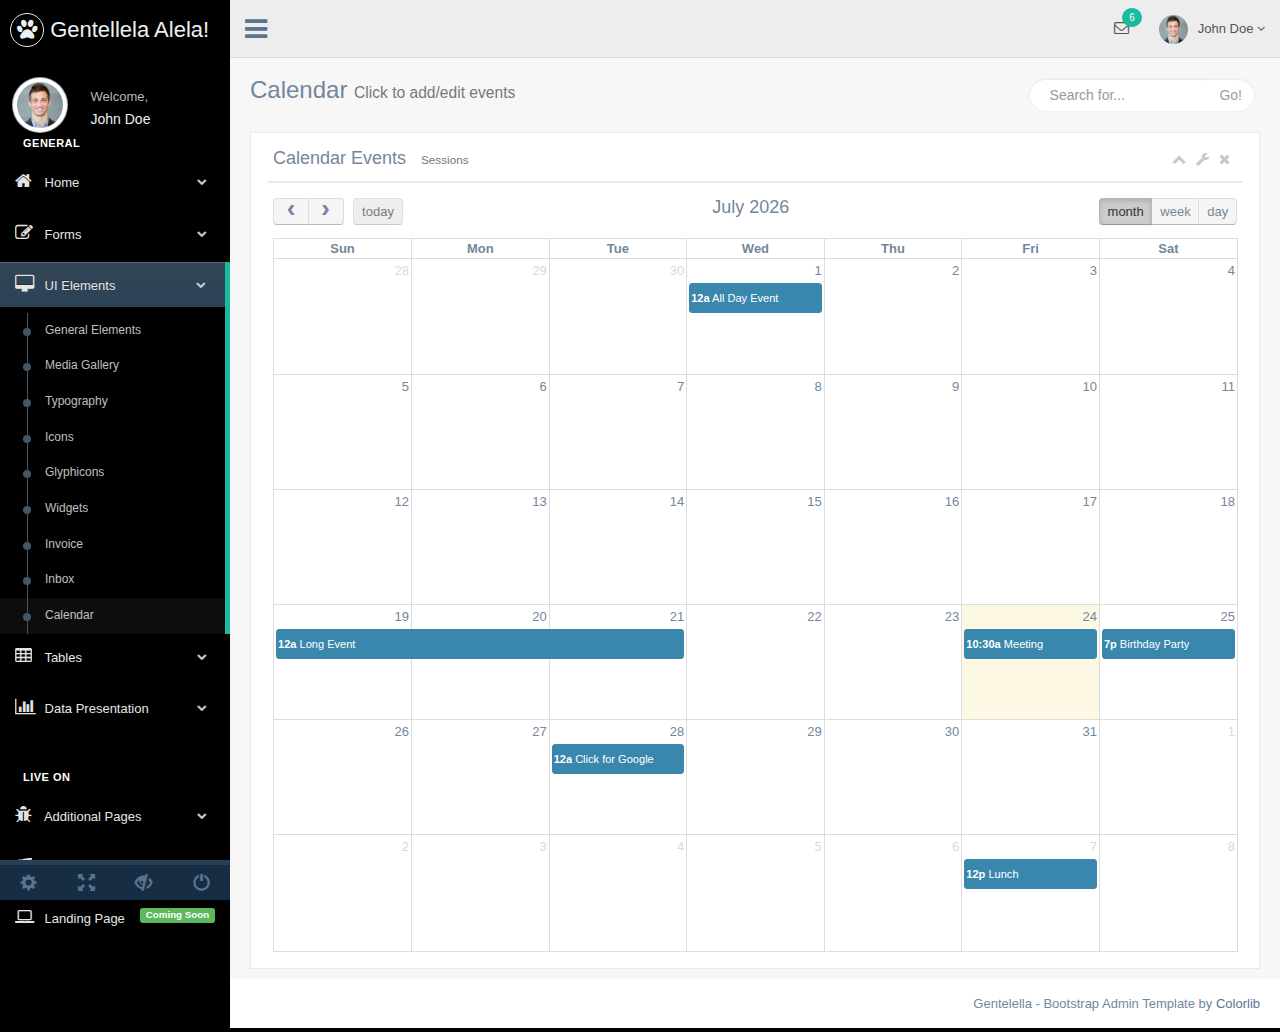
<file: calendar.html>
<!DOCTYPE html>
<html lang="en">

<head>
  <meta http-equiv="Content-Type" content="text/html; charset=UTF-8">
  <!-- Meta, title, CSS, favicons, etc. -->
  <meta charset="utf-8">
  <meta http-equiv="X-UA-Compatible" content="IE=edge">
  <meta name="viewport" content="width=device-width, initial-scale=1">

  <title>Gentallela Alela! | </title>

  <!-- Bootstrap core CSS -->

  <link href="css/bootstrap.min.css" rel="stylesheet">

  <link href="fonts/css/font-awesome.min.css" rel="stylesheet">
  <link href="css/animate.min.css" rel="stylesheet">

  <!-- Custom styling plus plugins -->
  <link href="css/custom.css" rel="stylesheet">
  <link href="css/icheck/flat/green.css" rel="stylesheet">

  <link href="css/calendar/fullcalendar.css" rel="stylesheet">
  <link href="css/calendar/fullcalendar.print.css" rel="stylesheet" media="print">

  <script src="js/jquery.min.js"></script>

  <!--[if lt IE 9]>
            <script src="../assets/js/ie8-responsive-file-warning.js"></script>
            <![endif]-->

  <!-- HTML5 shim and Respond.js for IE8 support of HTML5 elements and media queries -->
  <!--[if lt IE 9]>
              <script src="https://oss.maxcdn.com/html5shiv/3.7.2/html5shiv.min.js"></script>
              <script src="https://oss.maxcdn.com/respond/1.4.2/respond.min.js"></script>
            <![endif]-->

</head>


<body class="nav-md">

  <div class="container body">


    <div class="main_container">

      <div class="col-md-3 left_col">
        <div class="left_col scroll-view">

          <div class="navbar nav_title" style="border: 0;">
            <a href="index.html" class="site_title"><i class="fa fa-paw"></i> <span>Gentellela Alela!</span></a>
          </div>
          <div class="clearfix"></div>


          <!-- menu prile quick info -->
          <div class="profile">
            <div class="profile_pic">
              <img src="images/img.jpg" alt="..." class="img-circle profile_img">
            </div>
            <div class="profile_info">
              <span>Welcome,</span>
              <h2>John Doe</h2>
            </div>
          </div>
          <!-- /menu prile quick info -->

          <br />

          <!-- sidebar menu -->
          <div id="sidebar-menu" class="main_menu_side hidden-print main_menu">

            <div class="menu_section">
              <h3>General</h3>
              <ul class="nav side-menu">
                <li><a><i class="fa fa-home"></i> Home <span class="fa fa-chevron-down"></span></a>
                  <ul class="nav child_menu" style="display: none">
                    <li><a href="index.html">Dashboard</a>
                    </li>
                    <li><a href="index2.html">Dashboard2</a>
                    </li>
                    <li><a href="index3.html">Dashboard3</a>
                    </li>
                  </ul>
                </li>
                <li><a><i class="fa fa-edit"></i> Forms <span class="fa fa-chevron-down"></span></a>
                  <ul class="nav child_menu" style="display: none">
                    <li><a href="form.html">General Form</a>
                    </li>
                    <li><a href="form_advanced.html">Advanced Components</a>
                    </li>
                    <li><a href="form_validation.html">Form Validation</a>
                    </li>
                    <li><a href="form_wizards.html">Form Wizard</a>
                    </li>
                    <li><a href="form_upload.html">Form Upload</a>
                    </li>
                    <li><a href="form_buttons.html">Form Buttons</a>
                    </li>
                  </ul>
                </li>
                <li><a><i class="fa fa-desktop"></i> UI Elements <span class="fa fa-chevron-down"></span></a>
                  <ul class="nav child_menu" style="display: none">
                    <li><a href="general_elements.html">General Elements</a>
                    </li>
                    <li><a href="media_gallery.html">Media Gallery</a>
                    </li>
                    <li><a href="typography.html">Typography</a>
                    </li>
                    <li><a href="icons.html">Icons</a>
                    </li>
                    <li><a href="glyphicons.html">Glyphicons</a>
                    </li>
                    <li><a href="widgets.html">Widgets</a>
                    </li>
                    <li><a href="invoice.html">Invoice</a>
                    </li>
                    <li><a href="inbox.html">Inbox</a>
                    </li>
                    <li><a href="calendar.html">Calendar</a>
                    </li>
                  </ul>
                </li>
                <li><a><i class="fa fa-table"></i> Tables <span class="fa fa-chevron-down"></span></a>
                  <ul class="nav child_menu" style="display: none">
                    <li><a href="tables.html">Tables</a></li>
                    <li><a href="tables_dynamic.html">Table Dynamic</a></li>
                  </ul>
                </li>
                <li><a><i class="fa fa-bar-chart-o"></i> Data Presentation <span class="fa fa-chevron-down"></span></a>
                  <ul class="nav child_menu" style="display: none">
                    <li><a href="chartjs.html">Chart JS</a></li>
                    <li><a href="chartjs2.html">Chart JS2</a></li>
                    <li><a href="morisjs.html">Moris JS</a></li>
                    <li><a href="echarts.html">ECharts </a></li>
                    <li><a href="other_charts.html">Other Charts </a></li>
                  </ul>
                </li>
              </ul>
            </div>
            <div class="menu_section">
              <h3>Live On</h3>
              <ul class="nav side-menu">
                <li><a><i class="fa fa-bug"></i> Additional Pages <span class="fa fa-chevron-down"></span></a>
                  <ul class="nav child_menu" style="display: none">
                    <li><a href="e_commerce.html">E-commerce</a>
                    </li>
                    <li><a href="projects.html">Projects</a>
                    </li>
                    <li><a href="project_detail.html">Project Detail</a>
                    </li>
                    <li><a href="contacts.html">Contacts</a>
                    </li>
                    <li><a href="profile.html">Profile</a>
                    </li>
                  </ul>
                </li>
                <li><a><i class="fa fa-windows"></i> Extras <span class="fa fa-chevron-down"></span></a>
                  <ul class="nav child_menu" style="display: none">
                    <li><a href="page_404.html">404 Error</a>
                    </li>
                    <li><a href="page_500.html">500 Error</a>
                    </li>
                    <li><a href="plain_page.html">Plain Page</a>
                    </li>
                    <li><a href="login.html">Login Page</a>
                    </li>
                    <li><a href="pricing_tables.html">Pricing Tables</a>
                    </li>

                  </ul>
                </li>
                <li><a><i class="fa fa-laptop"></i> Landing Page <span class="label label-success pull-right">Coming Soon</span></a>
                </li>
              </ul>
            </div>

          </div>
          <!-- /sidebar menu -->

          <!-- /menu footer buttons -->
          <div class="sidebar-footer hidden-small">
            <a data-toggle="tooltip" data-placement="top" title="Settings">
              <span class="glyphicon glyphicon-cog" aria-hidden="true"></span>
            </a>
            <a data-toggle="tooltip" data-placement="top" title="FullScreen">
              <span class="glyphicon glyphicon-fullscreen" aria-hidden="true"></span>
            </a>
            <a data-toggle="tooltip" data-placement="top" title="Lock">
              <span class="glyphicon glyphicon-eye-close" aria-hidden="true"></span>
            </a>
            <a data-toggle="tooltip" data-placement="top" title="Logout">
              <span class="glyphicon glyphicon-off" aria-hidden="true"></span>
            </a>
          </div>
          <!-- /menu footer buttons -->
        </div>
      </div>

      <!-- top navigation -->
      <div class="top_nav">

        <div class="nav_menu">
          <nav class="" role="navigation">
            <div class="nav toggle">
              <a id="menu_toggle"><i class="fa fa-bars"></i></a>
            </div>

            <ul class="nav navbar-nav navbar-right">
              <li class="">
                <a href="javascript:;" class="user-profile dropdown-toggle" data-toggle="dropdown" aria-expanded="false">
                  <img src="images/img.jpg" alt="">John Doe
                  <span class=" fa fa-angle-down"></span>
                </a>
                <ul class="dropdown-menu dropdown-usermenu pull-right">
                  <li><a href="javascript:;">  Profile</a>
                  </li>
                  <li>
                    <a href="javascript:;">
                      <span class="badge bg-red pull-right">50%</span>
                      <span>Settings</span>
                    </a>
                  </li>
                  <li>
                    <a href="javascript:;">Help</a>
                  </li>
                  <li><a href="login.html"><i class="fa fa-sign-out pull-right"></i> Log Out</a>
                  </li>
                </ul>
              </li>

              <li role="presentation" class="dropdown">
                <a href="javascript:;" class="dropdown-toggle info-number" data-toggle="dropdown" aria-expanded="false">
                  <i class="fa fa-envelope-o"></i>
                  <span class="badge bg-green">6</span>
                </a>
                <ul id="menu1" class="dropdown-menu list-unstyled msg_list" role="menu">
                  <li>
                    <a>
                      <span class="image">
                                                    <img src="images/img.jpg" alt="Profile Image" />
                                                </span>
                      <span>
                                                    <span>John Smith</span>
                      <span class="time">3 mins ago</span>
                      </span>
                      <span class="message">
                                                    Film festivals used to be do-or-die moments for movie makers. They were where...
                                                </span>
                    </a>
                  </li>
                  <li>
                    <a>
                      <span class="image">
                                                    <img src="images/img.jpg" alt="Profile Image" />
                                                </span>
                      <span>
                                                    <span>John Smith</span>
                      <span class="time">3 mins ago</span>
                      </span>
                      <span class="message">
                                                    Film festivals used to be do-or-die moments for movie makers. They were where...
                                                </span>
                    </a>
                  </li>
                  <li>
                    <a>
                      <span class="image">
                                                    <img src="images/img.jpg" alt="Profile Image" />
                                                </span>
                      <span>
                                                    <span>John Smith</span>
                      <span class="time">3 mins ago</span>
                      </span>
                      <span class="message">
                                                    Film festivals used to be do-or-die moments for movie makers. They were where...
                                                </span>
                    </a>
                  </li>
                  <li>
                    <a>
                      <span class="image">
                                                    <img src="images/img.jpg" alt="Profile Image" />
                                                </span>
                      <span>
                                                    <span>John Smith</span>
                      <span class="time">3 mins ago</span>
                      </span>
                      <span class="message">
                                                    Film festivals used to be do-or-die moments for movie makers. They were where...
                                                </span>
                    </a>
                  </li>
                  <li>
                    <div class="text-center">
                      <a>
                        <strong>See All Alerts</strong>
                        <i class="fa fa-angle-right"></i>
                      </a>
                    </div>
                  </li>
                </ul>
              </li>

            </ul>
          </nav>
        </div>

      </div>
      <!-- /top navigation -->

      <!-- page content -->
      <div class="right_col" role="main">
        <div class="">

          <div class="page-title">
            <div class="title_left">
              <h3>
                                    Calendar
                                    <small>
                                        Click to add/edit events
                                    </small>
                                </h3>
            </div>

            <div class="title_right">
              <div class="col-md-5 col-sm-5 col-xs-12 form-group pull-right top_search">
                <div class="input-group">
                  <input type="text" class="form-control" placeholder="Search for...">
                  <span class="input-group-btn">
                                            <button class="btn btn-default" type="button">Go!</button>
                                        </span>
                </div>
              </div>
            </div>
          </div>
          <div class="clearfix"></div>

          <div class="row">
            <div class="col-md-12">
              <div class="x_panel">
                <div class="x_title">
                  <h2>Calendar Events <small>Sessions</small></h2>
                  <ul class="nav navbar-right panel_toolbox">
                    <li><a class="collapse-link"><i class="fa fa-chevron-up"></i></a>
                    </li>
                    <li class="dropdown">
                      <a href="#" class="dropdown-toggle" data-toggle="dropdown" role="button" aria-expanded="false"><i class="fa fa-wrench"></i></a>
                      <ul class="dropdown-menu" role="menu">
                        <li><a href="#">Settings 1</a>
                        </li>
                        <li><a href="#">Settings 2</a>
                        </li>
                      </ul>
                    </li>
                    <li><a class="close-link"><i class="fa fa-close"></i></a>
                    </li>
                  </ul>
                  <div class="clearfix"></div>
                </div>
                <div class="x_content">

                  <div id='calendar'></div>

                </div>
              </div>
            </div>
          </div>
        </div>

        <!-- footer content -->
        <footer>
          <div class="pull-right">
            Gentelella - Bootstrap Admin Template by <a href="https://colorlib.com">Colorlib</a>
          </div>
          <div class="clearfix"></div>
        </footer>
        <!-- /footer content -->

      </div>


      <!-- Start Calendar modal -->
      <div id="CalenderModalNew" class="modal fade" tabindex="-1" role="dialog" aria-labelledby="myModalLabel" aria-hidden="true">
        <div class="modal-dialog">
          <div class="modal-content">

            <div class="modal-header">
              <button type="button" class="close" data-dismiss="modal" aria-hidden="true">×</button>
              <h4 class="modal-title" id="myModalLabel">New Calendar Entry</h4>
            </div>
            <div class="modal-body">
              <div id="testmodal" style="padding: 5px 20px;">
                <form id="antoform" class="form-horizontal calender" role="form">
                  <div class="form-group">
                    <label class="col-sm-3 control-label">Title</label>
                    <div class="col-sm-9">
                      <input type="text" class="form-control" id="title" name="title">
                    </div>
                  </div>
                  <div class="form-group">
                    <label class="col-sm-3 control-label">Description</label>
                    <div class="col-sm-9">
                      <textarea class="form-control" style="height:55px;" id="descr" name="descr"></textarea>
                    </div>
                  </div>
                </form>
              </div>
            </div>
            <div class="modal-footer">
              <button type="button" class="btn btn-default antoclose" data-dismiss="modal">Close</button>
              <button type="button" class="btn btn-primary antosubmit">Save changes</button>
            </div>
          </div>
        </div>
      </div>
      <div id="CalenderModalEdit" class="modal fade" tabindex="-1" role="dialog" aria-labelledby="myModalLabel" aria-hidden="true">
        <div class="modal-dialog">
          <div class="modal-content">

            <div class="modal-header">
              <button type="button" class="close" data-dismiss="modal" aria-hidden="true">×</button>
              <h4 class="modal-title" id="myModalLabel2">Edit Calendar Entry</h4>
            </div>
            <div class="modal-body">

              <div id="testmodal2" style="padding: 5px 20px;">
                <form id="antoform2" class="form-horizontal calender" role="form">
                  <div class="form-group">
                    <label class="col-sm-3 control-label">Title</label>
                    <div class="col-sm-9">
                      <input type="text" class="form-control" id="title2" name="title2">
                    </div>
                  </div>
                  <div class="form-group">
                    <label class="col-sm-3 control-label">Description</label>
                    <div class="col-sm-9">
                      <textarea class="form-control" style="height:55px;" id="descr2" name="descr"></textarea>
                    </div>
                  </div>

                </form>
              </div>
            </div>
            <div class="modal-footer">
              <button type="button" class="btn btn-default antoclose2" data-dismiss="modal">Close</button>
              <button type="button" class="btn btn-primary antosubmit2">Save changes</button>
            </div>
          </div>
        </div>
      </div>

      <div id="fc_create" data-toggle="modal" data-target="#CalenderModalNew"></div>
      <div id="fc_edit" data-toggle="modal" data-target="#CalenderModalEdit"></div>

      <!-- End Calendar modal -->
      <!-- /page content -->
    </div>

  </div>

  <div id="custom_notifications" class="custom-notifications dsp_none">
    <ul class="list-unstyled notifications clearfix" data-tabbed_notifications="notif-group">
    </ul>
    <div class="clearfix"></div>
    <div id="notif-group" class="tabbed_notifications"></div>
  </div>

  <script src="js/bootstrap.min.js"></script>

  <script src="js/nprogress.js"></script>
  
  <!-- bootstrap progress js -->
  <script src="js/progressbar/bootstrap-progressbar.min.js"></script>

  <!-- icheck -->
  <script src="js/icheck/icheck.min.js"></script>

  <script src="js/custom.js"></script>

  <script src="js/moment/moment.min.js"></script>
  <script src="js/calendar/fullcalendar.min.js"></script>
  <!-- pace -->
  <script src="js/pace/pace.min.js"></script>
  <script>
    $(window).load(function() {

      var date = new Date();
      var d = date.getDate();
      var m = date.getMonth();
      var y = date.getFullYear();
      var started;
      var categoryClass;

      var calendar = $('#calendar').fullCalendar({
        header: {
          left: 'prev,next today',
          center: 'title',
          right: 'month,agendaWeek,agendaDay'
        },
        selectable: true,
        selectHelper: true,
        select: function(start, end, allDay) {
          $('#fc_create').click();

          started = start;
          ended = end

          $(".antosubmit").on("click", function() {
            var title = $("#title").val();
            if (end) {
              ended = end
            }
            categoryClass = $("#event_type").val();

            if (title) {
              calendar.fullCalendar('renderEvent', {
                  title: title,
                  start: started,
                  end: end,
                  allDay: allDay
                },
                true // make the event "stick"
              );
            }
            $('#title').val('');
            calendar.fullCalendar('unselect');

            $('.antoclose').click();

            return false;
          });
        },
        eventClick: function(calEvent, jsEvent, view) {
          //alert(calEvent.title, jsEvent, view);

          $('#fc_edit').click();
          $('#title2').val(calEvent.title);
          categoryClass = $("#event_type").val();

          $(".antosubmit2").on("click", function() {
            calEvent.title = $("#title2").val();

            calendar.fullCalendar('updateEvent', calEvent);
            $('.antoclose2').click();
          });
          calendar.fullCalendar('unselect');
        },
        editable: true,
        events: [{
          title: 'All Day Event',
          start: new Date(y, m, 1)
        }, {
          title: 'Long Event',
          start: new Date(y, m, d - 5),
          end: new Date(y, m, d - 2)
        }, {
          title: 'Meeting',
          start: new Date(y, m, d, 10, 30),
          allDay: false
        }, {
          title: 'Lunch',
          start: new Date(y, m, d + 14, 12, 0),
          end: new Date(y, m, d, 14, 0),
          allDay: false
        }, {
          title: 'Birthday Party',
          start: new Date(y, m, d + 1, 19, 0),
          end: new Date(y, m, d + 1, 22, 30),
          allDay: false
        }, {
          title: 'Click for Google',
          start: new Date(y, m, 28),
          end: new Date(y, m, 29),
          url: 'http://google.com/'
        }]
      });
    });
  </script>
</body>

</html>
</file>
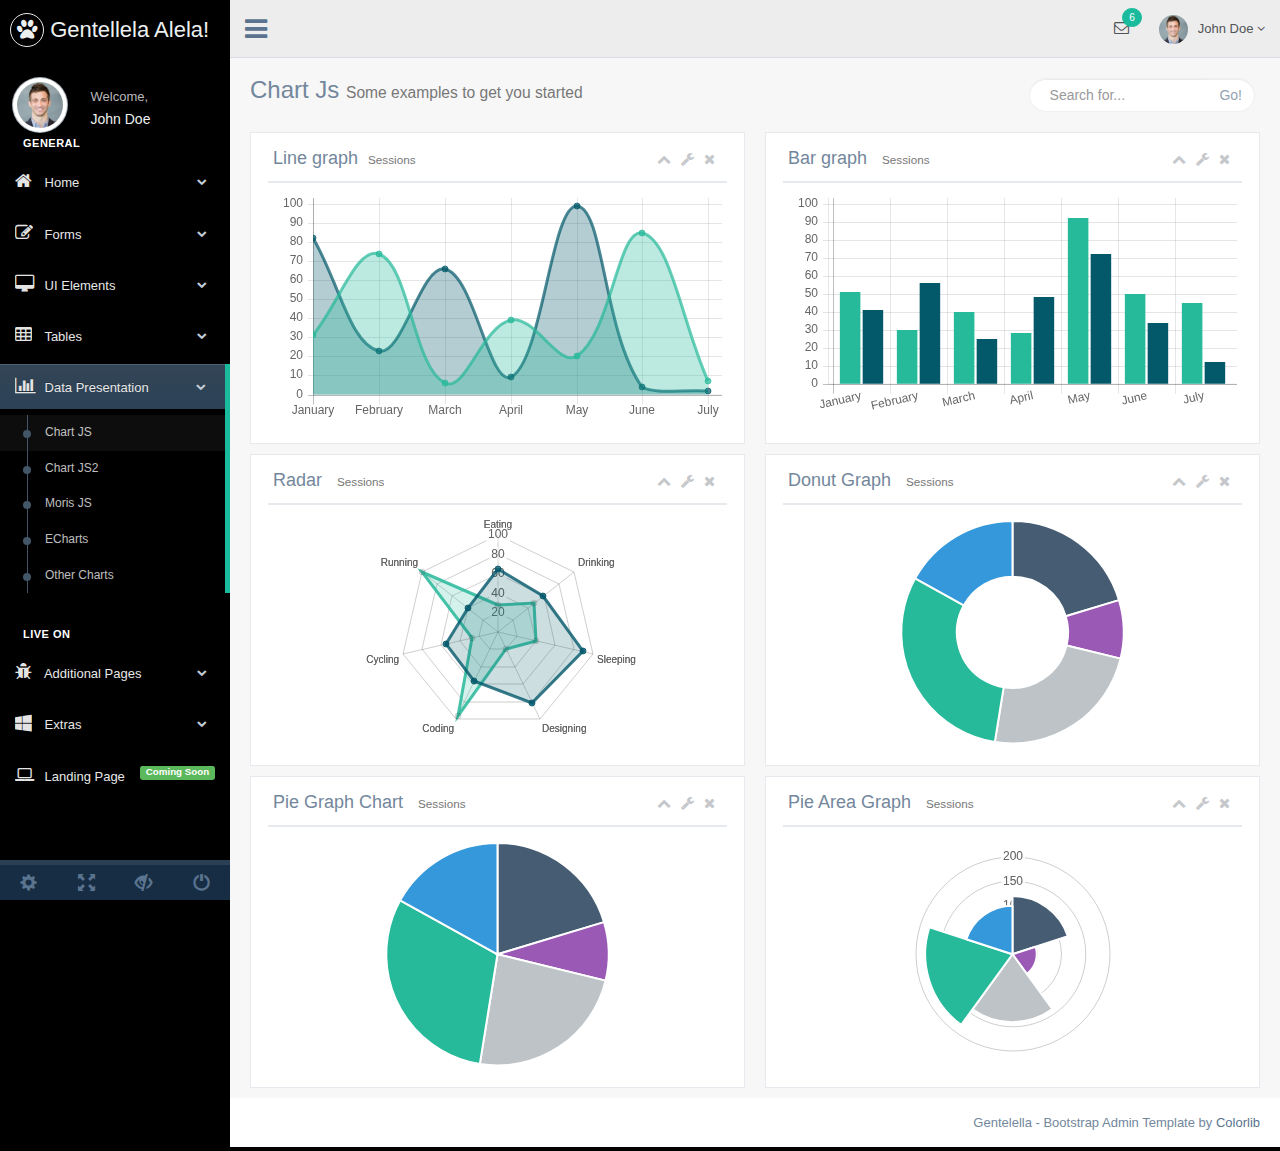
<file: chartjs.html>
<!DOCTYPE html>
<html lang="en">

<head>
  <meta http-equiv="Content-Type" content="text/html; charset=UTF-8">
  <!-- Meta, title, CSS, favicons, etc. -->
  <meta charset="utf-8">
  <meta http-equiv="X-UA-Compatible" content="IE=edge">
  <meta name="viewport" content="width=device-width, initial-scale=1">

  <title>Chart JS Graph Examples | Gentallela Alela! by Colorlib</title>

  <link href="css/bootstrap.min.css" rel="stylesheet">
  <link href="fonts/css/font-awesome.min.css" rel="stylesheet">
  <link href="css/animate.min.css" rel="stylesheet">
  <link href="css/custom.css" rel="stylesheet">
  <link href="css/icheck/flat/green.css" rel="stylesheet">
  <script src="js/jquery.min.js"></script>

  <!-- HTML5 shim and Respond.js for IE8 support of HTML5 elements and media queries -->
  <!--[if lt IE 9]>
          <script src="https://oss.maxcdn.com/html5shiv/3.7.2/html5shiv.min.js"></script>
          <script src="https://oss.maxcdn.com/respond/1.4.2/respond.min.js"></script>
    <![endif]-->

</head>


<body class="nav-md">

  <div class="container body">


    <div class="main_container">

      <div class="col-md-3 left_col">
        <div class="left_col scroll-view">

          <div class="navbar nav_title" style="border: 0;">
            <a href="index.html" class="site_title"><i class="fa fa-paw"></i> <span>Gentellela Alela!</span></a>
          </div>
          <div class="clearfix"></div>


          <!-- menu prile quick info -->
          <div class="profile">
            <div class="profile_pic">
              <img src="images/img.jpg" alt="..." class="img-circle profile_img">
            </div>
            <div class="profile_info">
              <span>Welcome,</span>
              <h2>John Doe</h2>
            </div>
          </div>
          <!-- /menu prile quick info -->

          <!-- sidebar menu -->
          <div id="sidebar-menu" class="main_menu_side hidden-print main_menu">

            <div class="menu_section">

              <h3>General</h3>
              <ul class="nav side-menu">
                <li><a><i class="fa fa-home"></i> Home <span class="fa fa-chevron-down"></span></a>
                  <ul class="nav child_menu" style="display: none">
                    <li><a href="index.html">Dashboard</a>
                    </li>
                    <li><a href="index2.html">Dashboard2</a>
                    </li>
                    <li><a href="index3.html">Dashboard3</a>
                    </li>
                  </ul>
                </li>
                <li><a><i class="fa fa-edit"></i> Forms <span class="fa fa-chevron-down"></span></a>
                  <ul class="nav child_menu" style="display: none">
                    <li><a href="form.html">General Form</a>
                    </li>
                    <li><a href="form_advanced.html">Advanced Components</a>
                    </li>
                    <li><a href="form_validation.html">Form Validation</a>
                    </li>
                    <li><a href="form_wizards.html">Form Wizard</a>
                    </li>
                    <li><a href="form_upload.html">Form Upload</a>
                    </li>
                    <li><a href="form_buttons.html">Form Buttons</a>
                    </li>
                  </ul>
                </li>
                <li><a><i class="fa fa-desktop"></i> UI Elements <span class="fa fa-chevron-down"></span></a>
                  <ul class="nav child_menu" style="display: none">
                    <li><a href="general_elements.html">General Elements</a>
                    </li>
                    <li><a href="media_gallery.html">Media Gallery</a>
                    </li>
                    <li><a href="typography.html">Typography</a>
                    </li>
                    <li><a href="icons.html">Icons</a>
                    </li>
                    <li><a href="glyphicons.html">Glyphicons</a>
                    </li>
                    <li><a href="widgets.html">Widgets</a>
                    </li>
                    <li><a href="invoice.html">Invoice</a>
                    </li>
                    <li><a href="inbox.html">Inbox</a>
                    </li>
                    <li><a href="calendar.html">Calendar</a>
                    </li>
                  </ul>
                </li>
                <li><a><i class="fa fa-table"></i> Tables <span class="fa fa-chevron-down"></span></a>
                  <ul class="nav child_menu" style="display: none">
                    <li><a href="tables.html">Tables</a>
                    </li>
                    <li><a href="tables_dynamic.html">Table Dynamic</a>
                    </li>
                  </ul>
                </li>
                <li><a><i class="fa fa-bar-chart-o"></i> Data Presentation <span class="fa fa-chevron-down"></span></a>
                  <ul class="nav child_menu" style="display: none">
                    <li><a href="chartjs.html">Chart JS</a>
                    </li>
                    <li><a href="chartjs2.html">Chart JS2</a>
                    </li>
                    <li><a href="morisjs.html">Moris JS</a>
                    </li>
                    <li><a href="echarts.html">ECharts </a>
                    </li>
                    <li><a href="other_charts.html">Other Charts </a>
                    </li>
                  </ul>
                </li>
              </ul>
            </div>
            <div class="menu_section">
              <h3>Live On</h3>
              <ul class="nav side-menu">
                <li><a><i class="fa fa-bug"></i> Additional Pages <span class="fa fa-chevron-down"></span></a>
                  <ul class="nav child_menu" style="display: none">
                    <li><a href="e_commerce.html">E-commerce</a>
                    </li>
                    <li><a href="projects.html">Projects</a>
                    </li>
                    <li><a href="project_detail.html">Project Detail</a>
                    </li>
                    <li><a href="contacts.html">Contacts</a>
                    </li>
                    <li><a href="profile.html">Profile</a>
                    </li>
                    <li><a href="real_estate.html">Real Estate</a>
                    </li>

                  </ul>
                </li>
                <li><a><i class="fa fa-windows"></i> Extras <span class="fa fa-chevron-down"></span></a>
                  <ul class="nav child_menu" style="display: none">
                    <li><a href="page_404.html">404 Error</a>
                    </li>
                    <li><a href="page_500.html">500 Error</a>
                    </li>
                    <li><a href="plain_page.html">Plain Page</a>
                    </li>
                    <li><a href="login.html">Login Page</a>
                    </li>
                    <li><a href="pricing_tables.html">Pricing Tables</a>
                    </li>

                  </ul>
                </li>
                <li><a><i class="fa fa-laptop"></i> Landing Page <span class="label label-success pull-right">Coming Soon</span></a>
                </li>
              </ul>
            </div>

          </div>
          <!-- /sidebar menu -->

          <!-- /menu footer buttons -->
          <div class="sidebar-footer hidden-small">
            <a data-toggle="tooltip" data-placement="top" title="Settings">
              <span class="glyphicon glyphicon-cog" aria-hidden="true"></span>
            </a>
            <a data-toggle="tooltip" data-placement="top" title="FullScreen">
              <span class="glyphicon glyphicon-fullscreen" aria-hidden="true"></span>
            </a>
            <a data-toggle="tooltip" data-placement="top" title="Lock">
              <span class="glyphicon glyphicon-eye-close" aria-hidden="true"></span>
            </a>
            <a data-toggle="tooltip" data-placement="top" title="Logout">
              <span class="glyphicon glyphicon-off" aria-hidden="true"></span>
            </a>
          </div>
          <!-- /menu footer buttons -->
        </div>
      </div>

      <!-- top navigation -->
      <div class="top_nav">

        <div class="nav_menu">
          <nav class="" role="navigation">
            <div class="nav toggle">
              <a id="menu_toggle"><i class="fa fa-bars"></i></a>
            </div>

            <ul class="nav navbar-nav navbar-right">
              <li class="">
                <a href="javascript:;" class="user-profile dropdown-toggle" data-toggle="dropdown" aria-expanded="false">
                  <img src="images/img.jpg" alt="">John Doe
                  <span class=" fa fa-angle-down"></span>
                </a>
                <ul class="dropdown-menu dropdown-usermenu pull-right">
                  <li><a href="javascript:;">  Profile</a>
                  </li>
                  <li>
                    <a href="javascript:;">
                      <span class="badge bg-red pull-right">50%</span>
                      <span>Settings</span>
                    </a>
                  </li>
                  <li>
                    <a href="javascript:;">Help</a>
                  </li>
                  <li><a href="login.html"><i class="fa fa-sign-out pull-right"></i> Log Out</a>
                  </li>
                </ul>
              </li>

              <li role="presentation" class="dropdown">
                <a href="javascript:;" class="dropdown-toggle info-number" data-toggle="dropdown" aria-expanded="false">
                  <i class="fa fa-envelope-o"></i>
                  <span class="badge bg-green">6</span>
                </a>
                <ul id="menu1" class="dropdown-menu list-unstyled msg_list" role="menu">
                  <li>
                    <a>
                      <span class="image">
                                        <img src="images/img.jpg" alt="Profile Image" />
                                    </span>
                      <span>
                                        <span>John Smith</span>
                      <span class="time">3 mins ago</span>
                      </span>
                      <span class="message">
                                        Film festivals used to be do-or-die moments for movie makers. They were where...
                                    </span>
                    </a>
                  </li>
                  <li>
                    <a>
                      <span class="image">
                                        <img src="images/img.jpg" alt="Profile Image" />
                                    </span>
                      <span>
                                        <span>John Smith</span>
                      <span class="time">3 mins ago</span>
                      </span>
                      <span class="message">
                                        Film festivals used to be do-or-die moments for movie makers. They were where...
                                    </span>
                    </a>
                  </li>
                  <li>
                    <a>
                      <span class="image">
                                        <img src="images/img.jpg" alt="Profile Image" />
                                    </span>
                      <span>
                                        <span>John Smith</span>
                      <span class="time">3 mins ago</span>
                      </span>
                      <span class="message">
                                        Film festivals used to be do-or-die moments for movie makers. They were where...
                                    </span>
                    </a>
                  </li>
                  <li>
                    <a>
                      <span class="image">
                                        <img src="images/img.jpg" alt="Profile Image" />
                                    </span>
                      <span>
                                        <span>John Smith</span>
                      <span class="time">3 mins ago</span>
                      </span>
                      <span class="message">
                                        Film festivals used to be do-or-die moments for movie makers. They were where...
                                    </span>
                    </a>
                  </li>
                  <li>
                    <div class="text-center">
                      <a>
                        <strong>See All Alerts</strong>
                        <i class="fa fa-angle-right"></i>
                      </a>
                    </div>
                  </li>
                </ul>
              </li>

            </ul>
          </nav>
        </div>

      </div>
      <!-- /top navigation -->

      <!-- page content -->
      <div class="right_col" role="main">
        <div class="">
          <div class="page-title">
            <div class="title_left">
              <h3>
                    Chart Js
                    <small>
                        Some examples to get you started
                    </small>
                </h3>
            </div>

            <div class="title_right">
              <div class="col-md-5 col-sm-5 col-xs-12 form-group pull-right top_search">
                <div class="input-group">
                  <input type="text" class="form-control" placeholder="Search for...">
                  <span class="input-group-btn">
                            <button class="btn btn-default" type="button">Go!</button>
                        </span>
                </div>
              </div>
            </div>
          </div>
          <div class="clearfix"></div>

          <div class="row">


            <div class="col-md-6 col-sm-6 col-xs-12">
              <div class="x_panel">
                <div class="x_title">
                  <h2>Line graph<small>Sessions</small></h2>
                  <ul class="nav navbar-right panel_toolbox">
                    <li><a class="collapse-link"><i class="fa fa-chevron-up"></i></a>
                    </li>
                    <li class="dropdown">
                      <a href="#" class="dropdown-toggle" data-toggle="dropdown" role="button" aria-expanded="false"><i class="fa fa-wrench"></i></a>
                      <ul class="dropdown-menu" role="menu">
                        <li><a href="#">Settings 1</a>
                        </li>
                        <li><a href="#">Settings 2</a>
                        </li>
                      </ul>
                    </li>
                    <li><a class="close-link"><i class="fa fa-close"></i></a>
                    </li>
                  </ul>
                  <div class="clearfix"></div>
                </div>
                <div class="x_content">
                  <canvas id="lineChart"></canvas>
                </div>
              </div>
            </div>

            <div class="col-md-6 col-sm-6 col-xs-12">
              <div class="x_panel">
                <div class="x_title">
                  <h2>Bar graph <small>Sessions</small></h2>
                  <ul class="nav navbar-right panel_toolbox">
                    <li><a class="collapse-link"><i class="fa fa-chevron-up"></i></a>
                    </li>
                    <li class="dropdown">
                      <a href="#" class="dropdown-toggle" data-toggle="dropdown" role="button" aria-expanded="false"><i class="fa fa-wrench"></i></a>
                      <ul class="dropdown-menu" role="menu">
                        <li><a href="#">Settings 1</a>
                        </li>
                        <li><a href="#">Settings 2</a>
                        </li>
                      </ul>
                    </li>
                    <li><a class="close-link"><i class="fa fa-close"></i></a>
                    </li>
                  </ul>
                  <div class="clearfix"></div>
                </div>
                <div class="x_content">
                  <canvas id="mybarChart"></canvas>
                </div>
              </div>
            </div>
          </div>
          <div class="clearfix"></div>
          <div class="row">
            <div class="col-md-6 col-sm-6 col-xs-12">
              <div class="x_panel">
                <div class="x_title">
                  <h2>Radar <small>Sessions</small></h2>
                  <ul class="nav navbar-right panel_toolbox">
                    <li><a class="collapse-link"><i class="fa fa-chevron-up"></i></a>
                    </li>
                    <li class="dropdown">
                      <a href="#" class="dropdown-toggle" data-toggle="dropdown" role="button" aria-expanded="false"><i class="fa fa-wrench"></i></a>
                      <ul class="dropdown-menu" role="menu">
                        <li><a href="#">Settings 1</a>
                        </li>
                        <li><a href="#">Settings 2</a>
                        </li>
                      </ul>
                    </li>
                    <li><a class="close-link"><i class="fa fa-close"></i></a>
                    </li>
                  </ul>
                  <div class="clearfix"></div>
                </div>
                <div class="x_content">
                  <canvas id="canvasRadar"></canvas>
                </div>
              </div>
            </div>

            <div class="col-md-6 col-sm-6 col-xs-12">
              <div class="x_panel">
                <div class="x_title">
                  <h2>Donut Graph <small>Sessions</small></h2>
                  <ul class="nav navbar-right panel_toolbox">
                    <li><a class="collapse-link"><i class="fa fa-chevron-up"></i></a>
                    </li>
                    <li class="dropdown">
                      <a href="#" class="dropdown-toggle" data-toggle="dropdown" role="button" aria-expanded="false"><i class="fa fa-wrench"></i></a>
                      <ul class="dropdown-menu" role="menu">
                        <li><a href="#">Settings 1</a>
                        </li>
                        <li><a href="#">Settings 2</a>
                        </li>
                      </ul>
                    </li>
                    <li><a class="close-link"><i class="fa fa-close"></i></a>
                    </li>
                  </ul>
                  <div class="clearfix"></div>
                </div>
                <div class="x_content">
                  <canvas id="canvasDoughnut"></canvas>
                </div>
              </div>
            </div>
          </div>
          <div class="clearfix"></div>
          <div class="row">
            <div class="col-md-6 col-sm-6 col-xs-12">
              <div class="x_panel">
                <div class="x_title">
                  <h2>Pie Graph Chart <small>Sessions</small></h2>
                  <ul class="nav navbar-right panel_toolbox">
                    <li><a class="collapse-link"><i class="fa fa-chevron-up"></i></a>
                    </li>
                    <li class="dropdown">
                      <a href="#" class="dropdown-toggle" data-toggle="dropdown" role="button" aria-expanded="false"><i class="fa fa-wrench"></i></a>
                      <ul class="dropdown-menu" role="menu">
                        <li><a href="#">Settings 1</a>
                        </li>
                        <li><a href="#">Settings 2</a>
                        </li>
                      </ul>
                    </li>
                    <li><a class="close-link"><i class="fa fa-close"></i></a>
                    </li>
                  </ul>
                  <div class="clearfix"></div>
                </div>
                <div class="x_content">
                  <canvas id="pieChart"></canvas>
                </div>
              </div>
            </div>

            <div class="col-md-6 col-sm-6 col-xs-12">
              <div class="x_panel">
                <div class="x_title">
                  <h2>Pie Area Graph <small>Sessions</small></h2>
                  <ul class="nav navbar-right panel_toolbox">
                    <li><a class="collapse-link"><i class="fa fa-chevron-up"></i></a>
                    </li>
                    <li class="dropdown">
                      <a href="#" class="dropdown-toggle" data-toggle="dropdown" role="button" aria-expanded="false"><i class="fa fa-wrench"></i></a>
                      <ul class="dropdown-menu" role="menu">
                        <li><a href="#">Settings 1</a>
                        </li>
                        <li><a href="#">Settings 2</a>
                        </li>
                      </ul>
                    </li>
                    <li><a class="close-link"><i class="fa fa-close"></i></a>
                    </li>
                  </ul>
                  <div class="clearfix"></div>
                </div>
                <div class="x_content">
                  <canvas id="polarArea"></canvas>
                </div>
              </div>
            </div>

          </div>
        </div>

        <!-- footer content -->
        <footer>
          <div class="pull-right">
            Gentelella - Bootstrap Admin Template by <a href="https://colorlib.com">Colorlib</a>
          </div>
          <div class="clearfix"></div>
        </footer>
        <!-- /footer content -->

      </div>
      <!-- /page content -->
    </div>

  </div>

  <div id="custom_notifications" class="custom-notifications dsp_none">
    <ul class="list-unstyled notifications clearfix" data-tabbed_notifications="notif-group">
    </ul>
    <div class="clearfix"></div>
    <div id="notif-group" class="tabbed_notifications"></div>
  </div>

  <script src="js/bootstrap.min.js"></script>
  <script src="js/moment/moment.min.js"></script>
  <script src="js/chartjs/chart.min.js"></script>
  <script src="js/progressbar/bootstrap-progressbar.min.js"></script>
  <script src="js/icheck/icheck.min.js"></script>
  <script src="js/custom.js"></script>
  <script src="js/pace/pace.min.js"></script>

  <script>
    Chart.defaults.global.legend = {
      enabled: false
    };

    // Line chart
    var ctx = document.getElementById("lineChart");
    var lineChart = new Chart(ctx, {
      type: 'line',
      data: {
        labels: ["January", "February", "March", "April", "May", "June", "July"],
        datasets: [{
          label: "My First dataset",
          backgroundColor: "rgba(38, 185, 154, 0.31)",
          borderColor: "rgba(38, 185, 154, 0.7)",
          pointBorderColor: "rgba(38, 185, 154, 0.7)",
          pointBackgroundColor: "rgba(38, 185, 154, 0.7)",
          pointHoverBackgroundColor: "#fff",
          pointHoverBorderColor: "rgba(220,220,220,1)",
          pointBorderWidth: 1,
          data: [31, 74, 6, 39, 20, 85, 7]
        }, {
          label: "My Second dataset",
          backgroundColor: "rgba(3, 88, 106, 0.3)",
          borderColor: "rgba(3, 88, 106, 0.70)",
          pointBorderColor: "rgba(3, 88, 106, 0.70)",
          pointBackgroundColor: "rgba(3, 88, 106, 0.70)",
          pointHoverBackgroundColor: "#fff",
          pointHoverBorderColor: "rgba(151,187,205,1)",
          pointBorderWidth: 1,
          data: [82, 23, 66, 9, 99, 4, 2]
        }]
      },
    });

    // Bar chart
    var ctx = document.getElementById("mybarChart");
    var mybarChart = new Chart(ctx, {
      type: 'bar',
      data: {
        labels: ["January", "February", "March", "April", "May", "June", "July"],
        datasets: [{
          label: '# of Votes',
          backgroundColor: "#26B99A",
          data: [51, 30, 40, 28, 92, 50, 45]
        }, {
          label: '# of Votes',
          backgroundColor: "#03586A",
          data: [41, 56, 25, 48, 72, 34, 12]
        }]
      },

      options: {
        scales: {
          yAxes: [{
            ticks: {
              beginAtZero: true
            }
          }]
        }
      }
    });

    // Doughnut chart
    var ctx = document.getElementById("canvasDoughnut");
    var data = {
      labels: [
        "Dark Grey",
        "Purple Color",
        "Gray Color",
        "Green Color",
        "Blue Color"
      ],
      datasets: [{
        data: [120, 50, 140, 180, 100],
        backgroundColor: [
          "#455C73",
          "#9B59B6",
          "#BDC3C7",
          "#26B99A",
          "#3498DB"
        ],
        hoverBackgroundColor: [
          "#34495E",
          "#B370CF",
          "#CFD4D8",
          "#36CAAB",
          "#49A9EA"
        ]

      }]
    };

    var canvasDoughnut = new Chart(ctx, {
      type: 'doughnut',
      tooltipFillColor: "rgba(51, 51, 51, 0.55)",
      data: data
    });

    // Radar chart
    var ctx = document.getElementById("canvasRadar");
    var data = {
      labels: ["Eating", "Drinking", "Sleeping", "Designing", "Coding", "Cycling", "Running"],
      datasets: [{
        label: "My First dataset",
        backgroundColor: "rgba(3, 88, 106, 0.2)",
        borderColor: "rgba(3, 88, 106, 0.80)",
        pointBorderColor: "rgba(3, 88, 106, 0.80)",
        pointBackgroundColor: "rgba(3, 88, 106, 0.80)",
        pointHoverBackgroundColor: "#fff",
        pointHoverBorderColor: "rgba(220,220,220,1)",
        data: [65, 59, 90, 81, 56, 55, 40]
      }, {
        label: "My Second dataset",
        backgroundColor: "rgba(38, 185, 154, 0.2)",
        borderColor: "rgba(38, 185, 154, 0.85)",
        pointColor: "rgba(38, 185, 154, 0.85)",
        pointStrokeColor: "#fff",
        pointHighlightFill: "#fff",
        pointHighlightStroke: "rgba(151,187,205,1)",
        data: [28, 48, 40, 19, 96, 27, 100]
      }]
    };

    var canvasRadar = new Chart(ctx, {
      type: 'radar',
      data: data,
    });

    // Pie chart
    var ctx = document.getElementById("pieChart");
    var data = {
      datasets: [{
        data: [120, 50, 140, 180, 100],
        backgroundColor: [
          "#455C73",
          "#9B59B6",
          "#BDC3C7",
          "#26B99A",
          "#3498DB"
        ],
        label: 'My dataset' // for legend
      }],
      labels: [
        "Dark Gray",
        "Purple",
        "Gray",
        "Green",
        "Blue"
      ]
    };

    var pieChart = new Chart(ctx, {
      data: data,
      type: 'pie',
      otpions: {
        legend: false
      }
    });

    // PolarArea chart
    var ctx = document.getElementById("polarArea");
    var data = {
      datasets: [{
        data: [120, 50, 140, 180, 100],
        backgroundColor: [
          "#455C73",
          "#9B59B6",
          "#BDC3C7",
          "#26B99A",
          "#3498DB"
        ],
        label: 'My dataset' // for legend
      }],
      labels: [
        "Dark Gray",
        "Purple",
        "Gray",
        "Green",
        "Blue"
      ]
    };

    var polarArea = new Chart(ctx, {
      data: data,
      type: 'polarArea',
      options: {
        scale: {
          ticks: {
            beginAtZero: true
          }
        }
      }
    });
  </script>

</body>

</html>
</file>
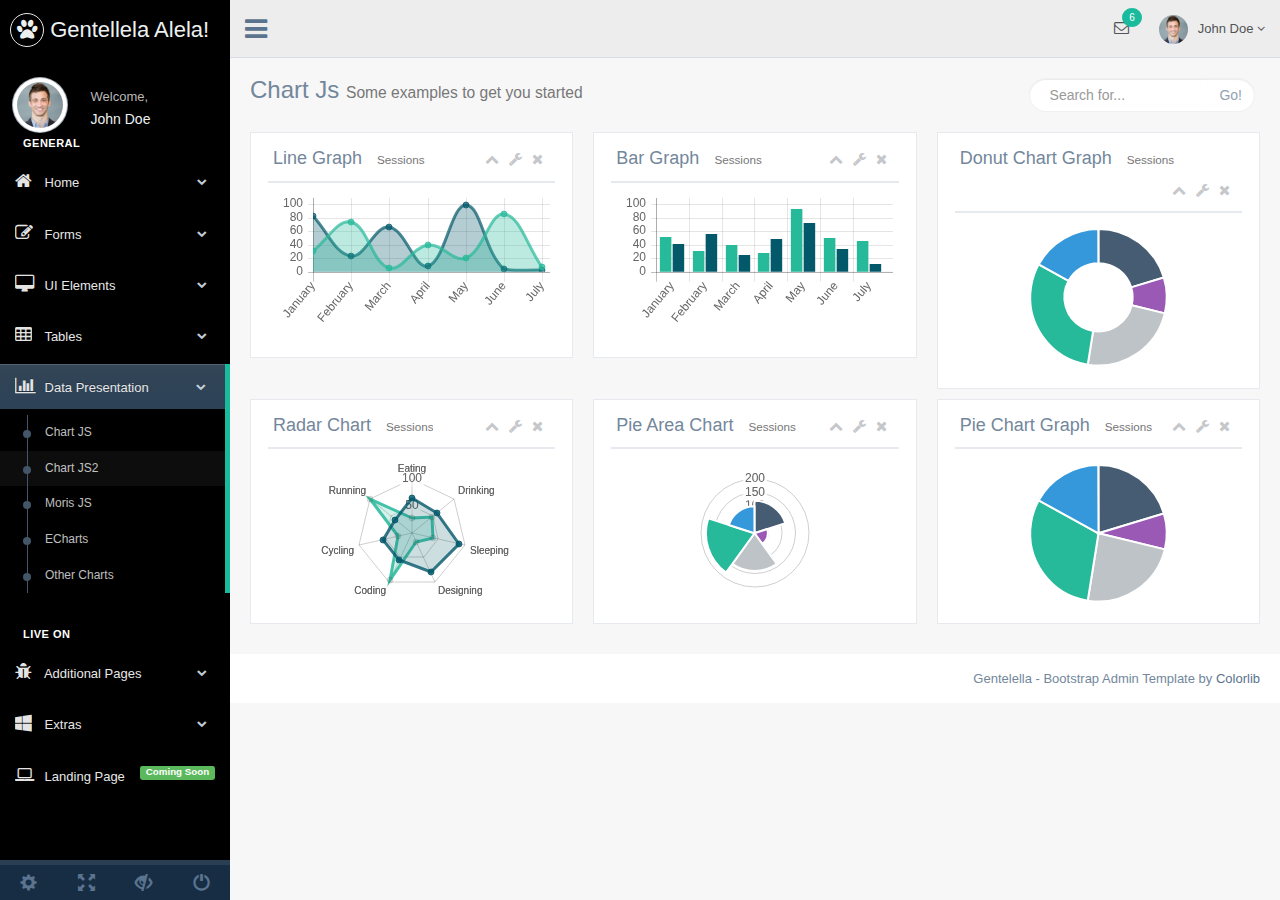
<file: chartjs2.html>
<!DOCTYPE html>
<html lang="en">

<head>
  <meta http-equiv="Content-Type" content="text/html; charset=UTF-8">
  <!-- Meta, title, CSS, favicons, etc. -->
  <meta charset="utf-8">
  <meta http-equiv="X-UA-Compatible" content="IE=edge">
  <meta name="viewport" content="width=device-width, initial-scale=1">

  <title>Chart JS Graph Examples Part 2 | Gentallela Alela! by Colorlib</title>

  <link href="css/bootstrap.min.css" rel="stylesheet">
  <link href="fonts/css/font-awesome.min.css" rel="stylesheet">
  <link href="css/animate.min.css" rel="stylesheet">
  <link href="css/custom.css" rel="stylesheet">
  <link href="css/icheck/flat/green.css" rel="stylesheet">
  <script src="js/jquery.min.js"></script>

  <!-- HTML5 shim and Respond.js for IE8 support of HTML5 elements and media queries -->
  <!--[if lt IE 9]>
          <script src="https://oss.maxcdn.com/html5shiv/3.7.2/html5shiv.min.js"></script>
          <script src="https://oss.maxcdn.com/respond/1.4.2/respond.min.js"></script>
    <![endif]-->

</head>


<body class="nav-md">

  <div class="container body">


    <div class="main_container">

      <div class="col-md-3 left_col">
        <div class="left_col scroll-view">

          <div class="navbar nav_title" style="border: 0;">
            <a href="index.html" class="site_title"><i class="fa fa-paw"></i> <span>Gentellela Alela!</span></a>
          </div>
          <div class="clearfix"></div>


          <!-- menu prile quick info -->
          <div class="profile">
            <div class="profile_pic">
              <img src="images/img.jpg" alt="..." class="img-circle profile_img">
            </div>
            <div class="profile_info">
              <span>Welcome,</span>
              <h2>John Doe</h2>
            </div>
          </div>
          <!-- /menu prile quick info -->

          <!-- sidebar menu -->
          <div id="sidebar-menu" class="main_menu_side hidden-print main_menu">

            <div class="menu_section">
              <h3>General</h3>
              <ul class="nav side-menu">
                <li><a><i class="fa fa-home"></i> Home <span class="fa fa-chevron-down"></span></a>
                  <ul class="nav child_menu" style="display: none">
                    <li><a href="index.html">Dashboard</a>
                    </li>
                    <li><a href="index2.html">Dashboard2</a>
                    </li>
                    <li><a href="index3.html">Dashboard3</a>
                    </li>
                  </ul>
                </li>
                <li><a><i class="fa fa-edit"></i> Forms <span class="fa fa-chevron-down"></span></a>
                  <ul class="nav child_menu" style="display: none">
                    <li><a href="form.html">General Form</a>
                    </li>
                    <li><a href="form_advanced.html">Advanced Components</a>
                    </li>
                    <li><a href="form_validation.html">Form Validation</a>
                    </li>
                    <li><a href="form_wizards.html">Form Wizard</a>
                    </li>
                    <li><a href="form_upload.html">Form Upload</a>
                    </li>
                    <li><a href="form_buttons.html">Form Buttons</a>
                    </li>
                  </ul>
                </li>
                <li><a><i class="fa fa-desktop"></i> UI Elements <span class="fa fa-chevron-down"></span></a>
                  <ul class="nav child_menu" style="display: none">
                    <li><a href="general_elements.html">General Elements</a>
                    </li>
                    <li><a href="media_gallery.html">Media Gallery</a>
                    </li>
                    <li><a href="typography.html">Typography</a>
                    </li>
                    <li><a href="icons.html">Icons</a>
                    </li>
                    <li><a href="glyphicons.html">Glyphicons</a>
                    </li>
                    <li><a href="widgets.html">Widgets</a>
                    </li>
                    <li><a href="invoice.html">Invoice</a>
                    </li>
                    <li><a href="inbox.html">Inbox</a>
                    </li>
                    <li><a href="calendar.html">Calendar</a>
                    </li>
                  </ul>
                </li>
                <li><a><i class="fa fa-table"></i> Tables <span class="fa fa-chevron-down"></span></a>
                  <ul class="nav child_menu" style="display: none">
                    <li><a href="tables.html">Tables</a>
                    </li>
                    <li><a href="tables_dynamic.html">Table Dynamic</a>
                    </li>
                  </ul>
                </li>
                <li><a><i class="fa fa-bar-chart-o"></i> Data Presentation <span class="fa fa-chevron-down"></span></a>
                  <ul class="nav child_menu" style="display: none">
                    <li><a href="chartjs.html">Chart JS</a>
                    </li>
                    <li><a href="chartjs2.html">Chart JS2</a>
                    </li>
                    <li><a href="morisjs.html">Moris JS</a>
                    </li>
                    <li><a href="echarts.html">ECharts </a>
                    </li>
                    <li><a href="other_charts.html">Other Charts </a>
                    </li>
                  </ul>
                </li>
              </ul>
            </div>
            <div class="menu_section">
              <h3>Live On</h3>
              <ul class="nav side-menu">
                <li><a><i class="fa fa-bug"></i> Additional Pages <span class="fa fa-chevron-down"></span></a>
                  <ul class="nav child_menu" style="display: none">
                    <li><a href="e_commerce.html">E-commerce</a>
                    </li>
                    <li><a href="projects.html">Projects</a>
                    </li>
                    <li><a href="project_detail.html">Project Detail</a>
                    </li>
                    <li><a href="contacts.html">Contacts</a>
                    </li>
                    <li><a href="profile.html">Profile</a>
                    </li>
                  </ul>
                </li>
                <li><a><i class="fa fa-windows"></i> Extras <span class="fa fa-chevron-down"></span></a>
                  <ul class="nav child_menu" style="display: none">
                    <li><a href="page_404.html">404 Error</a>
                    </li>
                    <li><a href="page_500.html">500 Error</a>
                    </li>
                    <li><a href="plain_page.html">Plain Page</a>
                    </li>
                    <li><a href="login.html">Login Page</a>
                    </li>
                    <li><a href="pricing_tables.html">Pricing Tables</a>
                    </li>

                  </ul>
                </li>
                <li><a><i class="fa fa-laptop"></i> Landing Page <span class="label label-success pull-right">Coming Soon</span></a>
                </li>
              </ul>
            </div>

          </div>
          <!-- /sidebar menu -->

          <!-- /menu footer buttons -->
          <div class="sidebar-footer hidden-small">
            <a data-toggle="tooltip" data-placement="top" title="Settings">
              <span class="glyphicon glyphicon-cog" aria-hidden="true"></span>
            </a>
            <a data-toggle="tooltip" data-placement="top" title="FullScreen">
              <span class="glyphicon glyphicon-fullscreen" aria-hidden="true"></span>
            </a>
            <a data-toggle="tooltip" data-placement="top" title="Lock">
              <span class="glyphicon glyphicon-eye-close" aria-hidden="true"></span>
            </a>
            <a data-toggle="tooltip" data-placement="top" title="Logout">
              <span class="glyphicon glyphicon-off" aria-hidden="true"></span>
            </a>
          </div>
          <!-- /menu footer buttons -->
        </div>
      </div>

      <!-- top navigation -->
      <div class="top_nav">

        <div class="nav_menu">
          <nav class="" role="navigation">
            <div class="nav toggle">
              <a id="menu_toggle"><i class="fa fa-bars"></i></a>
            </div>

            <ul class="nav navbar-nav navbar-right">
              <li class="">
                <a href="javascript:;" class="user-profile dropdown-toggle" data-toggle="dropdown" aria-expanded="false">
                  <img src="images/img.jpg" alt="">John Doe
                  <span class=" fa fa-angle-down"></span>
                </a>
                <ul class="dropdown-menu dropdown-usermenu pull-right">
                  <li><a href="javascript:;">  Profile</a>
                  </li>
                  <li>
                    <a href="javascript:;">
                      <span class="badge bg-red pull-right">50%</span>
                      <span>Settings</span>
                    </a>
                  </li>
                  <li>
                    <a href="javascript:;">Help</a>
                  </li>
                  <li><a href="login.html"><i class="fa fa-sign-out pull-right"></i> Log Out</a>
                  </li>
                </ul>
              </li>

              <li role="presentation" class="dropdown">
                <a href="javascript:;" class="dropdown-toggle info-number" data-toggle="dropdown" aria-expanded="false">
                  <i class="fa fa-envelope-o"></i>
                  <span class="badge bg-green">6</span>
                </a>
                <ul id="menu1" class="dropdown-menu list-unstyled msg_list" role="menu">
                  <li>
                    <a>
                      <span class="image">
                                        <img src="images/img.jpg" alt="Profile Image" />
                                    </span>
                      <span>
                                        <span>John Smith</span>
                      <span class="time">3 mins ago</span>
                      </span>
                      <span class="message">
                                        Film festivals used to be do-or-die moments for movie makers. They were where...
                                    </span>
                    </a>
                  </li>
                  <li>
                    <a>
                      <span class="image">
                                        <img src="images/img.jpg" alt="Profile Image" />
                                    </span>
                      <span>
                                        <span>John Smith</span>
                      <span class="time">3 mins ago</span>
                      </span>
                      <span class="message">
                                        Film festivals used to be do-or-die moments for movie makers. They were where...
                                    </span>
                    </a>
                  </li>
                  <li>
                    <a>
                      <span class="image">
                                        <img src="images/img.jpg" alt="Profile Image" />
                                    </span>
                      <span>
                                        <span>John Smith</span>
                      <span class="time">3 mins ago</span>
                      </span>
                      <span class="message">
                                        Film festivals used to be do-or-die moments for movie makers. They were where...
                                    </span>
                    </a>
                  </li>
                  <li>
                    <a>
                      <span class="image">
                                        <img src="images/img.jpg" alt="Profile Image" />
                                    </span>
                      <span>
                                        <span>John Smith</span>
                      <span class="time">3 mins ago</span>
                      </span>
                      <span class="message">
                                        Film festivals used to be do-or-die moments for movie makers. They were where...
                                    </span>
                    </a>
                  </li>
                  <li>
                    <div class="text-center">
                      <a>
                        <strong>See All Alerts</strong>
                        <i class="fa fa-angle-right"></i>
                      </a>
                    </div>
                  </li>
                </ul>
              </li>

            </ul>
          </nav>
        </div>

      </div>
      <!-- /top navigation -->

      <!-- page content -->
      <div class="right_col" role="main">
        <div class="">
          <div class="page-title">
            <div class="title_left">
              <h3>
                    Chart Js
                    <small>
                        Some examples to get you started
                    </small>
                </h3>
            </div>

            <div class="title_right">
              <div class="col-md-5 col-sm-5 col-xs-12 form-group pull-right top_search">
                <div class="input-group">
                  <input type="text" class="form-control" placeholder="Search for...">
                  <span class="input-group-btn">
                            <button class="btn btn-default" type="button">Go!</button>
                        </span>
                </div>
              </div>
            </div>
          </div>
          <div class="clearfix"></div>

          <div class="row">


            <div class="col-md-4 col-sm-6 col-xs-12">
              <div class="x_panel">
                <div class="x_title">
                  <h2>Line Graph <small>Sessions</small></h2>
                  <ul class="nav navbar-right panel_toolbox">
                    <li><a class="collapse-link"><i class="fa fa-chevron-up"></i></a>
                    </li>
                    <li class="dropdown">
                      <a href="#" class="dropdown-toggle" data-toggle="dropdown" role="button" aria-expanded="false"><i class="fa fa-wrench"></i></a>
                      <ul class="dropdown-menu" role="menu">
                        <li><a href="#">Settings 1</a>
                        </li>
                        <li><a href="#">Settings 2</a>
                        </li>
                      </ul>
                    </li>
                    <li><a class="close-link"><i class="fa fa-close"></i></a>
                    </li>
                  </ul>
                  <div class="clearfix"></div>
                </div>
                <div class="x_content">
                  <canvas id="lineChart"></canvas>
                </div>
              </div>
            </div>

            <div class="col-md-4 col-sm-6 col-xs-12">
              <div class="x_panel">
                <div class="x_title">
                  <h2>Bar Graph <small>Sessions</small></h2>
                  <ul class="nav navbar-right panel_toolbox">
                    <li><a class="collapse-link"><i class="fa fa-chevron-up"></i></a>
                    </li>
                    <li class="dropdown">
                      <a href="#" class="dropdown-toggle" data-toggle="dropdown" role="button" aria-expanded="false"><i class="fa fa-wrench"></i></a>
                      <ul class="dropdown-menu" role="menu">
                        <li><a href="#">Settings 1</a>
                        </li>
                        <li><a href="#">Settings 2</a>
                        </li>
                      </ul>
                    </li>
                    <li><a class="close-link"><i class="fa fa-close"></i></a>
                    </li>
                  </ul>
                  <div class="clearfix"></div>
                </div>
                <div class="x_content">
                  <canvas id="mybarChart"></canvas>
                </div>
              </div>
            </div>

            <div class="col-md-4 col-sm-6 col-xs-12">
              <div class="x_panel">
                <div class="x_title">
                  <h2>Donut Chart Graph <small>Sessions</small></h2>
                  <ul class="nav navbar-right panel_toolbox">
                    <li><a class="collapse-link"><i class="fa fa-chevron-up"></i></a>
                    </li>
                    <li class="dropdown">
                      <a href="#" class="dropdown-toggle" data-toggle="dropdown" role="button" aria-expanded="false"><i class="fa fa-wrench"></i></a>
                      <ul class="dropdown-menu" role="menu">
                        <li><a href="#">Settings 1</a>
                        </li>
                        <li><a href="#">Settings 2</a>
                        </li>
                      </ul>
                    </li>
                    <li><a class="close-link"><i class="fa fa-close"></i></a>
                    </li>
                  </ul>
                  <div class="clearfix"></div>
                </div>
                <div class="x_content">
                  <canvas id="canvasDoughnut"></canvas>
                </div>
              </div>
            </div>

            <div class="col-md-4 col-sm-6 col-xs-12">
              <div class="x_panel">
                <div class="x_title">
                  <h2>Radar Chart <small>Sessions</small></h2>
                  <ul class="nav navbar-right panel_toolbox">
                    <li><a class="collapse-link"><i class="fa fa-chevron-up"></i></a>
                    </li>
                    <li class="dropdown">
                      <a href="#" class="dropdown-toggle" data-toggle="dropdown" role="button" aria-expanded="false"><i class="fa fa-wrench"></i></a>
                      <ul class="dropdown-menu" role="menu">
                        <li><a href="#">Settings 1</a>
                        </li>
                        <li><a href="#">Settings 2</a>
                        </li>
                      </ul>
                    </li>
                    <li><a class="close-link"><i class="fa fa-close"></i></a>
                    </li>
                  </ul>
                  <div class="clearfix"></div>
                </div>
                <div class="x_content">
                  <canvas id="canvasRadar"></canvas>
                </div>
              </div>
            </div>

            <div class="col-md-4 col-sm-6 col-xs-12">
              <div class="x_panel">
                <div class="x_title">
                  <h2>Pie Area Chart <small>Sessions</small></h2>
                  <ul class="nav navbar-right panel_toolbox">
                    <li><a class="collapse-link"><i class="fa fa-chevron-up"></i></a>
                    </li>
                    <li class="dropdown">
                      <a href="#" class="dropdown-toggle" data-toggle="dropdown" role="button" aria-expanded="false"><i class="fa fa-wrench"></i></a>
                      <ul class="dropdown-menu" role="menu">
                        <li><a href="#">Settings 1</a>
                        </li>
                        <li><a href="#">Settings 2</a>
                        </li>
                      </ul>
                    </li>
                    <li><a class="close-link"><i class="fa fa-close"></i></a>
                    </li>
                  </ul>
                  <div class="clearfix"></div>
                </div>
                <div class="x_content">
                  <canvas id="polarArea"></canvas>
                </div>
              </div>
            </div>

            <div class="col-md-4 col-sm-6 col-xs-12">
              <div class="x_panel">
                <div class="x_title">
                  <h2>Pie Chart Graph <small>Sessions</small></h2>
                  <ul class="nav navbar-right panel_toolbox">
                    <li><a class="collapse-link"><i class="fa fa-chevron-up"></i></a>
                    </li>
                    <li class="dropdown">
                      <a href="#" class="dropdown-toggle" data-toggle="dropdown" role="button" aria-expanded="false"><i class="fa fa-wrench"></i></a>
                      <ul class="dropdown-menu" role="menu">
                        <li><a href="#">Settings 1</a>
                        </li>
                        <li><a href="#">Settings 2</a>
                        </li>
                      </ul>
                    </li>
                    <li><a class="close-link"><i class="fa fa-close"></i></a>
                    </li>
                  </ul>
                  <div class="clearfix"></div>
                </div>
                <div class="x_content">
                  <canvas id="pieChart"></canvas>
                </div>
              </div>
            </div>

          </div>
          <div class="clearfix"></div>
          <br />
        </div>

        <!-- footer content -->
        <footer>
          <div class="pull-right">
            Gentelella - Bootstrap Admin Template by <a href="https://colorlib.com">Colorlib</a>
          </div>
          <div class="clearfix"></div>
        </footer>
        <!-- /footer content -->

      </div>
      <!-- /page content -->
    </div>

  </div>

  <div id="custom_notifications" class="custom-notifications dsp_none">
    <ul class="list-unstyled notifications clearfix" data-tabbed_notifications="notif-group">
    </ul>
    <div class="clearfix"></div>
    <div id="notif-group" class="tabbed_notifications"></div>
  </div>

  <script src="js/bootstrap.min.js"></script>
  <script src="js/moment/moment.min.js"></script>
  <script src="js/chartjs/chart.min.js"></script>
  <script src="js/progressbar/bootstrap-progressbar.min.js"></script>
  <script src="js/icheck/icheck.min.js"></script>
  <script src="js/custom.js"></script>
  <script src="js/pace/pace.min.js"></script>


  <script>
    Chart.defaults.global.legend = {
      enabled: false
    };

    // Line chart
    var ctx = document.getElementById("lineChart");
    var lineChart = new Chart(ctx, {
      type: 'line',
      data: {
        labels: ["January", "February", "March", "April", "May", "June", "July"],
        datasets: [{
          label: "My First dataset",
          backgroundColor: "rgba(38, 185, 154, 0.31)",
          borderColor: "rgba(38, 185, 154, 0.7)",
          pointBorderColor: "rgba(38, 185, 154, 0.7)",
          pointBackgroundColor: "rgba(38, 185, 154, 0.7)",
          pointHoverBackgroundColor: "#fff",
          pointHoverBorderColor: "rgba(220,220,220,1)",
          pointBorderWidth: 1,
          data: [31, 74, 6, 39, 20, 85, 7]
        }, {
          label: "My Second dataset",
          backgroundColor: "rgba(3, 88, 106, 0.3)",
          borderColor: "rgba(3, 88, 106, 0.70)",
          pointBorderColor: "rgba(3, 88, 106, 0.70)",
          pointBackgroundColor: "rgba(3, 88, 106, 0.70)",
          pointHoverBackgroundColor: "#fff",
          pointHoverBorderColor: "rgba(151,187,205,1)",
          pointBorderWidth: 1,
          data: [82, 23, 66, 9, 99, 4, 2]
        }]
      },
    });

    // Bar chart
    var ctx = document.getElementById("mybarChart");
    var mybarChart = new Chart(ctx, {
      type: 'bar',
      data: {
        labels: ["January", "February", "March", "April", "May", "June", "July"],
        datasets: [{
          label: '# of Votes',
          backgroundColor: "#26B99A",
          data: [51, 30, 40, 28, 92, 50, 45]
        }, {
          label: '# of Votes',
          backgroundColor: "#03586A",
          data: [41, 56, 25, 48, 72, 34, 12]
        }]
      },

      options: {
        scales: {
          yAxes: [{
            ticks: {
              beginAtZero: true
            }
          }]
        }
      }
    });

    // Doughnut chart
    var ctx = document.getElementById("canvasDoughnut");
    var data = {
      labels: [
        "Dark Grey",
        "Purple Color",
        "Gray Color",
        "Green Color",
        "Blue Color"
      ],
      datasets: [{
        data: [120, 50, 140, 180, 100],
        backgroundColor: [
          "#455C73",
          "#9B59B6",
          "#BDC3C7",
          "#26B99A",
          "#3498DB"
        ],
        hoverBackgroundColor: [
          "#34495E",
          "#B370CF",
          "#CFD4D8",
          "#36CAAB",
          "#49A9EA"
        ]

      }]
    };

    var canvasDoughnut = new Chart(ctx, {
      type: 'doughnut',
      tooltipFillColor: "rgba(51, 51, 51, 0.55)",
      data: data
    });

    // Radar chart
    var ctx = document.getElementById("canvasRadar");
    var data = {
      labels: ["Eating", "Drinking", "Sleeping", "Designing", "Coding", "Cycling", "Running"],
      datasets: [{
        label: "My First dataset",
        backgroundColor: "rgba(3, 88, 106, 0.2)",
        borderColor: "rgba(3, 88, 106, 0.80)",
        pointBorderColor: "rgba(3, 88, 106, 0.80)",
        pointBackgroundColor: "rgba(3, 88, 106, 0.80)",
        pointHoverBackgroundColor: "#fff",
        pointHoverBorderColor: "rgba(220,220,220,1)",
        data: [65, 59, 90, 81, 56, 55, 40]
      }, {
        label: "My Second dataset",
        backgroundColor: "rgba(38, 185, 154, 0.2)",
        borderColor: "rgba(38, 185, 154, 0.85)",
        pointColor: "rgba(38, 185, 154, 0.85)",
        pointStrokeColor: "#fff",
        pointHighlightFill: "#fff",
        pointHighlightStroke: "rgba(151,187,205,1)",
        data: [28, 48, 40, 19, 96, 27, 100]
      }]
    };

    var canvasRadar = new Chart(ctx, {
      type: 'radar',
      data: data,
    });

    // Pie chart
    var ctx = document.getElementById("pieChart");
    var data = {
      datasets: [{
        data: [120, 50, 140, 180, 100],
        backgroundColor: [
          "#455C73",
          "#9B59B6",
          "#BDC3C7",
          "#26B99A",
          "#3498DB"
        ],
        label: 'My dataset' // for legend
      }],
      labels: [
        "Dark Gray",
        "Purple",
        "Gray",
        "Green",
        "Blue"
      ]
    };

    var pieChart = new Chart(ctx, {
      data: data,
      type: 'pie',
      otpions: {
        legend: false
      }
    });

    // PolarArea chart
    var ctx = document.getElementById("polarArea");
    var data = {
      datasets: [{
        data: [120, 50, 140, 180, 100],
        backgroundColor: [
          "#455C73",
          "#9B59B6",
          "#BDC3C7",
          "#26B99A",
          "#3498DB"
        ],
        label: 'My dataset' // for legend
      }],
      labels: [
        "Dark Gray",
        "Purple",
        "Gray",
        "Green",
        "Blue"
      ]
    };

    var polarArea = new Chart(ctx, {
      data: data,
      type: 'polarArea',
      options: {
        scale: {
          ticks: {
            beginAtZero: true
          }
        }
      }
    });
  </script>

</body>

</html>
</file>
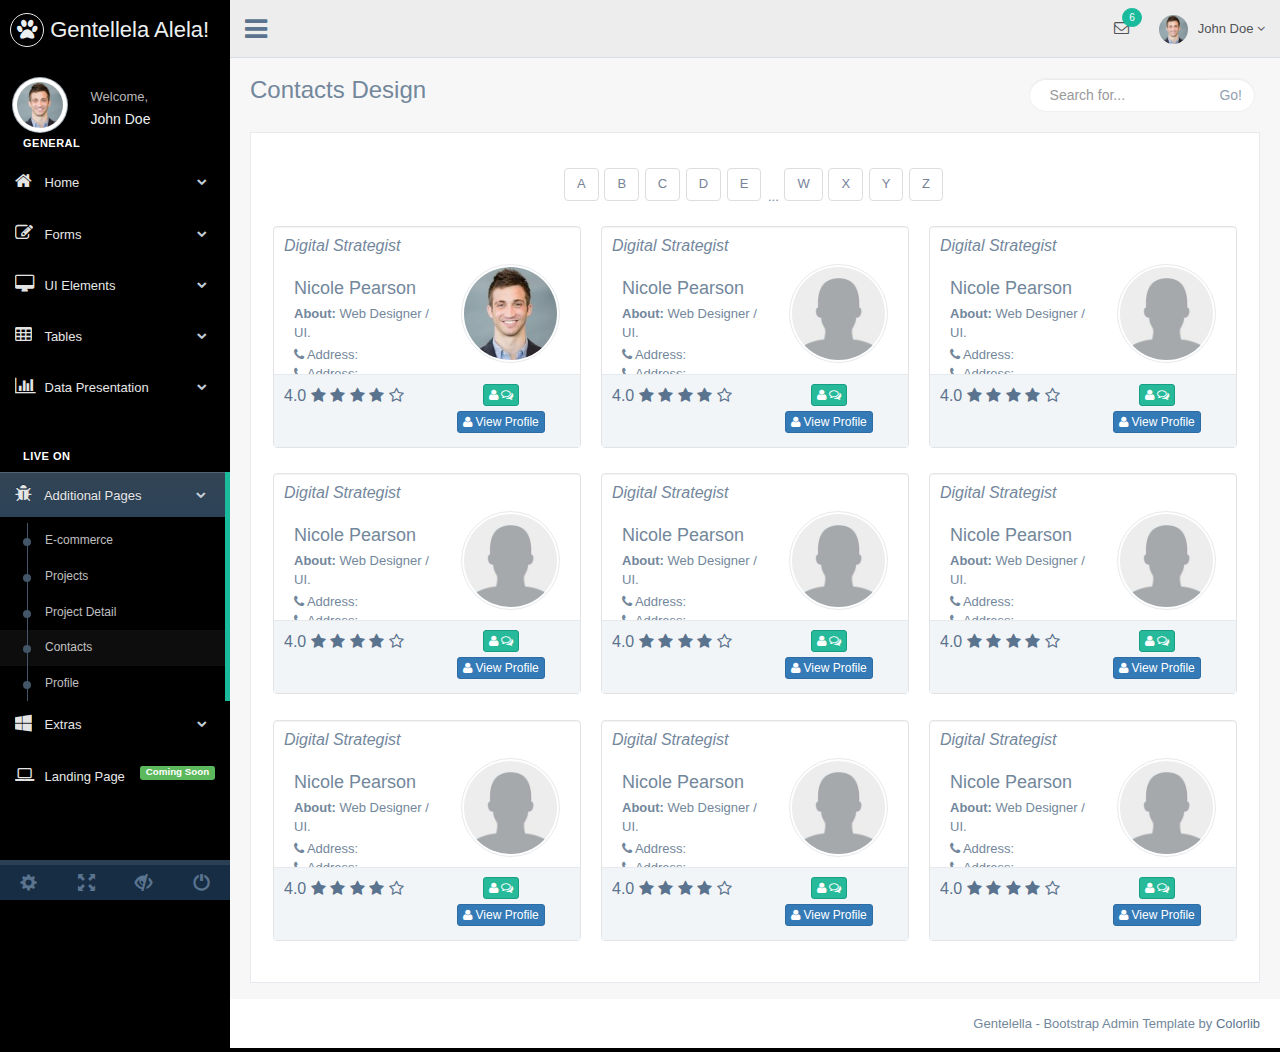
<file: contacts.html>
<!DOCTYPE html>
<html lang="en">

<head>
  <meta http-equiv="Content-Type" content="text/html; charset=UTF-8">
  <!-- Meta, title, CSS, favicons, etc. -->
  <meta charset="utf-8">
  <meta http-equiv="X-UA-Compatible" content="IE=edge">
  <meta name="viewport" content="width=device-width, initial-scale=1">

  <title>Contact Form | Gentallela Alela! by Colorlib</title>

  <link href="css/bootstrap.min.css" rel="stylesheet">
  <link href="fonts/css/font-awesome.min.css" rel="stylesheet">
  <link href="css/animate.min.css" rel="stylesheet">
  <link href="css/custom.css" rel="stylesheet">
  <link href="css/icheck/flat/green.css" rel="stylesheet">
  <script src="js/jquery.min.js"></script>

  <!-- HTML5 shim and Respond.js for IE8 support of HTML5 elements and media queries -->
  <!--[if lt IE 9]>
          <script src="https://oss.maxcdn.com/html5shiv/3.7.2/html5shiv.min.js"></script>
          <script src="https://oss.maxcdn.com/respond/1.4.2/respond.min.js"></script>
    <![endif]-->

</head>


<body class="nav-md">

  <div class="container body">


    <div class="main_container">

      <div class="col-md-3 left_col">
        <div class="left_col scroll-view">

          <div class="navbar nav_title" style="border: 0;">
            <a href="index.html" class="site_title"><i class="fa fa-paw"></i> <span>Gentellela Alela!</span></a>
          </div>
          <div class="clearfix"></div>


          <!-- menu prile quick info -->
          <div class="profile">
            <div class="profile_pic">
              <img src="images/img.jpg" alt="..." class="img-circle profile_img">
            </div>
            <div class="profile_info">
              <span>Welcome,</span>
              <h2>John Doe</h2>
            </div>
          </div>
          <!-- /menu prile quick info -->

          <br />

          <!-- sidebar menu -->
          <div id="sidebar-menu" class="main_menu_side hidden-print main_menu">

            <div class="menu_section">
              <h3>General</h3>
              <ul class="nav side-menu">
                <li><a><i class="fa fa-home"></i> Home <span class="fa fa-chevron-down"></span></a>
                  <ul class="nav child_menu" style="display: none">
                    <li><a href="index.html">Dashboard</a>
                    </li>
                    <li><a href="index2.html">Dashboard2</a>
                    </li>
                    <li><a href="index3.html">Dashboard3</a>
                    </li>
                  </ul>
                </li>
                <li><a><i class="fa fa-edit"></i> Forms <span class="fa fa-chevron-down"></span></a>
                  <ul class="nav child_menu" style="display: none">
                    <li><a href="form.html">General Form</a>
                    </li>
                    <li><a href="form_advanced.html">Advanced Components</a>
                    </li>
                    <li><a href="form_validation.html">Form Validation</a>
                    </li>
                    <li><a href="form_wizards.html">Form Wizard</a>
                    </li>
                    <li><a href="form_upload.html">Form Upload</a>
                    </li>
                    <li><a href="form_buttons.html">Form Buttons</a>
                    </li>
                  </ul>
                </li>
                <li><a><i class="fa fa-desktop"></i> UI Elements <span class="fa fa-chevron-down"></span></a>
                  <ul class="nav child_menu" style="display: none">
                    <li><a href="general_elements.html">General Elements</a>
                    </li>
                    <li><a href="media_gallery.html">Media Gallery</a>
                    </li>
                    <li><a href="typography.html">Typography</a>
                    </li>
                    <li><a href="icons.html">Icons</a>
                    </li>
                    <li><a href="glyphicons.html">Glyphicons</a>
                    </li>
                    <li><a href="widgets.html">Widgets</a>
                    </li>
                    <li><a href="invoice.html">Invoice</a>
                    </li>
                    <li><a href="inbox.html">Inbox</a>
                    </li>
                    <li><a href="calendar.html">Calendar</a>
                    </li>
                  </ul>
                </li>
                <li><a><i class="fa fa-table"></i> Tables <span class="fa fa-chevron-down"></span></a>
                  <ul class="nav child_menu" style="display: none">
                    <li><a href="tables.html">Tables</a>
                    </li>
                    <li><a href="tables_dynamic.html">Table Dynamic</a>
                    </li>
                  </ul>
                </li>
                <li><a><i class="fa fa-bar-chart-o"></i> Data Presentation <span class="fa fa-chevron-down"></span></a>
                  <ul class="nav child_menu" style="display: none">
                    <li><a href="chartjs.html">Chart JS</a>
                    </li>
                    <li><a href="chartjs2.html">Chart JS2</a>
                    </li>
                    <li><a href="morisjs.html">Moris JS</a>
                    </li>
                    <li><a href="echarts.html">ECharts </a>
                    </li>
                    <li><a href="other_charts.html">Other Charts </a>
                    </li>
                  </ul>
                </li>
              </ul>
            </div>
            <div class="menu_section">
              <h3>Live On</h3>
              <ul class="nav side-menu">
                <li><a><i class="fa fa-bug"></i> Additional Pages <span class="fa fa-chevron-down"></span></a>
                  <ul class="nav child_menu" style="display: none">
                    <li><a href="e_commerce.html">E-commerce</a>
                    </li>
                    <li><a href="projects.html">Projects</a>
                    </li>
                    <li><a href="project_detail.html">Project Detail</a>
                    </li>
                    <li><a href="contacts.html">Contacts</a>
                    </li>
                    <li><a href="profile.html">Profile</a>
                    </li>
                  </ul>
                </li>
                <li><a><i class="fa fa-windows"></i> Extras <span class="fa fa-chevron-down"></span></a>
                  <ul class="nav child_menu" style="display: none">
                    <li><a href="page_404.html">404 Error</a>
                    </li>
                    <li><a href="page_500.html">500 Error</a>
                    </li>
                    <li><a href="plain_page.html">Plain Page</a>
                    </li>
                    <li><a href="login.html">Login Page</a>
                    </li>
                    <li><a href="pricing_tables.html">Pricing Tables</a>
                    </li>

                  </ul>
                </li>
                <li><a><i class="fa fa-laptop"></i> Landing Page <span class="label label-success pull-right">Coming Soon</span></a>
                </li>
              </ul>
            </div>

          </div>
          <!-- /sidebar menu -->

          <!-- /menu footer buttons -->
          <div class="sidebar-footer hidden-small">
            <a data-toggle="tooltip" data-placement="top" title="Settings">
              <span class="glyphicon glyphicon-cog" aria-hidden="true"></span>
            </a>
            <a data-toggle="tooltip" data-placement="top" title="FullScreen">
              <span class="glyphicon glyphicon-fullscreen" aria-hidden="true"></span>
            </a>
            <a data-toggle="tooltip" data-placement="top" title="Lock">
              <span class="glyphicon glyphicon-eye-close" aria-hidden="true"></span>
            </a>
            <a data-toggle="tooltip" data-placement="top" title="Logout">
              <span class="glyphicon glyphicon-off" aria-hidden="true"></span>
            </a>
          </div>
          <!-- /menu footer buttons -->
        </div>
      </div>

      <!-- top navigation -->
      <div class="top_nav">

        <div class="nav_menu">
          <nav class="" role="navigation">
            <div class="nav toggle">
              <a id="menu_toggle"><i class="fa fa-bars"></i></a>
            </div>

            <ul class="nav navbar-nav navbar-right">
              <li class="">
                <a href="javascript:;" class="user-profile dropdown-toggle" data-toggle="dropdown" aria-expanded="false">
                  <img src="images/img.jpg" alt="">John Doe
                  <span class=" fa fa-angle-down"></span>
                </a>
                <ul class="dropdown-menu dropdown-usermenu pull-right">
                  <li><a href="javascript:;">  Profile</a>
                  </li>
                  <li>
                    <a href="javascript:;">
                      <span class="badge bg-red pull-right">50%</span>
                      <span>Settings</span>
                    </a>
                  </li>
                  <li>
                    <a href="javascript:;">Help</a>
                  </li>
                  <li><a href="login.html"><i class="fa fa-sign-out pull-right"></i> Log Out</a>
                  </li>
                </ul>
              </li>

              <li role="presentation" class="dropdown">
                <a href="javascript:;" class="dropdown-toggle info-number" data-toggle="dropdown" aria-expanded="false">
                  <i class="fa fa-envelope-o"></i>
                  <span class="badge bg-green">6</span>
                </a>
                <ul id="menu1" class="dropdown-menu list-unstyled msg_list" role="menu">
                  <li>
                    <a>
                      <span class="image">
                                        <img src="images/img.jpg" alt="Profile Image" />
                                    </span>
                      <span>
                                        <span>John Smith</span>
                      <span class="time">3 mins ago</span>
                      </span>
                      <span class="message">
                                        Film festivals used to be do-or-die moments for movie makers. They were where...
                                    </span>
                    </a>
                  </li>
                  <li>
                    <a>
                      <span class="image">
                                        <img src="images/img.jpg" alt="Profile Image" />
                                    </span>
                      <span>
                                        <span>John Smith</span>
                      <span class="time">3 mins ago</span>
                      </span>
                      <span class="message">
                                        Film festivals used to be do-or-die moments for movie makers. They were where...
                                    </span>
                    </a>
                  </li>
                  <li>
                    <a>
                      <span class="image">
                                        <img src="images/img.jpg" alt="Profile Image" />
                                    </span>
                      <span>
                                        <span>John Smith</span>
                      <span class="time">3 mins ago</span>
                      </span>
                      <span class="message">
                                        Film festivals used to be do-or-die moments for movie makers. They were where...
                                    </span>
                    </a>
                  </li>
                  <li>
                    <a>
                      <span class="image">
                                        <img src="images/img.jpg" alt="Profile Image" />
                                    </span>
                      <span>
                                        <span>John Smith</span>
                      <span class="time">3 mins ago</span>
                      </span>
                      <span class="message">
                                        Film festivals used to be do-or-die moments for movie makers. They were where...
                                    </span>
                    </a>
                  </li>
                  <li>
                    <div class="text-center">
                      <a>
                        <strong>See All Alerts</strong>
                        <i class="fa fa-angle-right"></i>
                      </a>
                    </div>
                  </li>
                </ul>
              </li>

            </ul>
          </nav>
        </div>

      </div>
      <!-- /top navigation -->

      <!-- page content -->
      <div class="right_col" role="main">

        <div class="">
          <div class="page-title">
            <div class="title_left">
              <h3>Contacts Design</h3>
            </div>

            <div class="title_right">
              <div class="col-md-5 col-sm-5 col-xs-12 form-group pull-right top_search">
                <div class="input-group">
                  <input type="text" class="form-control" placeholder="Search for...">
                  <span class="input-group-btn">
                            <button class="btn btn-default" type="button">Go!</button>
                        </span>
                </div>
              </div>
            </div>
          </div>
          <div class="clearfix"></div>

          <div class="row">
            <div class="col-md-12">
              <div class="x_panel">
                <div class="x_content">

                  <div class="row">

                    <div class="col-md-12 col-sm-12 col-xs-12" style="text-align:center;">
                      <ul class="pagination pagination-split">
                        <li><a href="#">A</a>
                        </li>
                        <li><a href="#">B</a>
                        </li>
                        <li><a href="#">C</a>
                        </li>
                        <li><a href="#">D</a>
                        </li>
                        <li><a href="#">E</a>
                        </li>
                        <li>...</li>
                        <li><a href="#">W</a>
                        </li>
                        <li><a href="#">X</a>
                        </li>
                        <li><a href="#">Y</a>
                        </li>
                        <li><a href="#">Z</a>
                        </li>
                      </ul>
                    </div>
                    <div class="clearfix"></div>


                    <div class="col-md-4 col-sm-4 col-xs-12 animated fadeInDown">
                      <div class="well profile_view">
                        <div class="col-sm-12">
                          <h4 class="brief"><i>Digital Strategist</i></h4>
                          <div class="left col-xs-7">
                            <h2>Nicole Pearson</h2>
                            <p><strong>About: </strong> Web Designer / UI. </p>
                            <ul class="list-unstyled">
                              <li><i class="fa fa-phone"></i> Address: </li>
                              <li><i class="fa fa-phone"></i> Address: </li>

                            </ul>
                          </div>
                          <div class="right col-xs-5 text-center">
                            <img src="images/img.jpg" alt="" class="img-circle img-responsive">
                          </div>
                        </div>
                        <div class="col-xs-12 bottom text-center">
                          <div class="col-xs-12 col-sm-6 emphasis">
                            <p class="ratings">
                              <a>4.0</a>
                              <a href="#"><span class="fa fa-star"></span></a>
                              <a href="#"><span class="fa fa-star"></span></a>
                              <a href="#"><span class="fa fa-star"></span></a>
                              <a href="#"><span class="fa fa-star"></span></a>
                              <a href="#"><span class="fa fa-star-o"></span></a>
                            </p>
                          </div>
                          <div class="col-xs-12 col-sm-6 emphasis">
                            <button type="button" class="btn btn-success btn-xs"> <i class="fa fa-user">
                                                            </i> <i class="fa fa-comments-o"></i> </button>
                            <button type="button" class="btn btn-primary btn-xs"> <i class="fa fa-user">
                                                            </i> View Profile </button>
                          </div>
                        </div>
                      </div>
                    </div>

                    <div class="col-md-4 col-sm-4 col-xs-12 animated fadeInDown">
                      <div class="well profile_view">
                        <div class="col-sm-12">
                          <h4 class="brief"><i>Digital Strategist</i></h4>
                          <div class="left col-xs-7">
                            <h2>Nicole Pearson</h2>
                            <p><strong>About: </strong> Web Designer / UI. </p>
                            <ul class="list-unstyled">
                              <li><i class="fa fa-phone"></i> Address: </li>
                              <li><i class="fa fa-phone"></i> Address: </li>

                            </ul>
                          </div>
                          <div class="right col-xs-5 text-center">
                            <img src="images/user.png" alt="" class="img-circle img-responsive">
                          </div>
                        </div>
                        <div class="col-xs-12 bottom text-center">
                          <div class="col-xs-12 col-sm-6 emphasis">
                            <p class="ratings">
                              <a>4.0</a>
                              <a href="#"><span class="fa fa-star"></span></a>
                              <a href="#"><span class="fa fa-star"></span></a>
                              <a href="#"><span class="fa fa-star"></span></a>
                              <a href="#"><span class="fa fa-star"></span></a>
                              <a href="#"><span class="fa fa-star-o"></span></a>
                            </p>
                          </div>
                          <div class="col-xs-12 col-sm-6 emphasis">
                            <button type="button" class="btn btn-success btn-xs"> <i class="fa fa-user">
                                                            </i> <i class="fa fa-comments-o"></i> </button>
                            <button type="button" class="btn btn-primary btn-xs"> <i class="fa fa-user">
                                                            </i> View Profile </button>
                          </div>
                        </div>
                      </div>
                    </div>

                    <div class="col-md-4 col-sm-4 col-xs-12 animated fadeInDown">
                      <div class="well profile_view">
                        <div class="col-sm-12">
                          <h4 class="brief"><i>Digital Strategist</i></h4>
                          <div class="left col-xs-7">
                            <h2>Nicole Pearson</h2>
                            <p><strong>About: </strong> Web Designer / UI. </p>
                            <ul class="list-unstyled">
                              <li><i class="fa fa-phone"></i> Address: </li>
                              <li><i class="fa fa-phone"></i> Address: </li>

                            </ul>
                          </div>
                          <div class="right col-xs-5 text-center">
                            <img src="images/user.png" alt="" class="img-circle img-responsive">
                          </div>
                        </div>
                        <div class="col-xs-12 bottom text-center">
                          <div class="col-xs-12 col-sm-6 emphasis">
                            <p class="ratings">
                              <a>4.0</a>
                              <a href="#"><span class="fa fa-star"></span></a>
                              <a href="#"><span class="fa fa-star"></span></a>
                              <a href="#"><span class="fa fa-star"></span></a>
                              <a href="#"><span class="fa fa-star"></span></a>
                              <a href="#"><span class="fa fa-star-o"></span></a>
                            </p>
                          </div>
                          <div class="col-xs-12 col-sm-6 emphasis">
                            <button type="button" class="btn btn-success btn-xs"> <i class="fa fa-user">
                                                            </i> <i class="fa fa-comments-o"></i> </button>
                            <button type="button" class="btn btn-primary btn-xs"> <i class="fa fa-user">
                                                            </i> View Profile </button>
                          </div>
                        </div>
                      </div>
                    </div>

                    <div class="col-md-4 col-sm-4 col-xs-12 animated fadeInDown">
                      <div class="well profile_view">
                        <div class="col-sm-12">
                          <h4 class="brief"><i>Digital Strategist</i></h4>
                          <div class="left col-xs-7">
                            <h2>Nicole Pearson</h2>
                            <p><strong>About: </strong> Web Designer / UI. </p>
                            <ul class="list-unstyled">
                              <li><i class="fa fa-phone"></i> Address: </li>
                              <li><i class="fa fa-phone"></i> Address: </li>

                            </ul>
                          </div>
                          <div class="right col-xs-5 text-center">
                            <img src="images/user.png" alt="" class="img-circle img-responsive">
                          </div>
                        </div>
                        <div class="col-xs-12 bottom text-center">
                          <div class="col-xs-12 col-sm-6 emphasis">
                            <p class="ratings">
                              <a>4.0</a>
                              <a href="#"><span class="fa fa-star"></span></a>
                              <a href="#"><span class="fa fa-star"></span></a>
                              <a href="#"><span class="fa fa-star"></span></a>
                              <a href="#"><span class="fa fa-star"></span></a>
                              <a href="#"><span class="fa fa-star-o"></span></a>
                            </p>
                          </div>
                          <div class="col-xs-12 col-sm-6 emphasis">
                            <button type="button" class="btn btn-success btn-xs"> <i class="fa fa-user">
                                                            </i> <i class="fa fa-comments-o"></i> </button>
                            <button type="button" class="btn btn-primary btn-xs"> <i class="fa fa-user">
                                                            </i> View Profile </button>
                          </div>
                        </div>
                      </div>
                    </div>

                    <div class="col-md-4 col-sm-4 col-xs-12 animated fadeInDown">
                      <div class="well profile_view">
                        <div class="col-sm-12">
                          <h4 class="brief"><i>Digital Strategist</i></h4>
                          <div class="left col-xs-7">
                            <h2>Nicole Pearson</h2>
                            <p><strong>About: </strong> Web Designer / UI. </p>
                            <ul class="list-unstyled">
                              <li><i class="fa fa-phone"></i> Address: </li>
                              <li><i class="fa fa-phone"></i> Address: </li>

                            </ul>
                          </div>
                          <div class="right col-xs-5 text-center">
                            <img src="images/user.png" alt="" class="img-circle img-responsive">
                          </div>
                        </div>
                        <div class="col-xs-12 bottom text-center">
                          <div class="col-xs-12 col-sm-6 emphasis">
                            <p class="ratings">
                              <a>4.0</a>
                              <a href="#"><span class="fa fa-star"></span></a>
                              <a href="#"><span class="fa fa-star"></span></a>
                              <a href="#"><span class="fa fa-star"></span></a>
                              <a href="#"><span class="fa fa-star"></span></a>
                              <a href="#"><span class="fa fa-star-o"></span></a>
                            </p>
                          </div>
                          <div class="col-xs-12 col-sm-6 emphasis">
                            <button type="button" class="btn btn-success btn-xs"> <i class="fa fa-user">
                                                            </i> <i class="fa fa-comments-o"></i> </button>
                            <button type="button" class="btn btn-primary btn-xs"> <i class="fa fa-user">
                                                            </i> View Profile </button>
                          </div>
                        </div>
                      </div>
                    </div>

                    <div class="col-md-4 col-sm-4 col-xs-12 animated fadeInDown">
                      <div class="well profile_view">
                        <div class="col-sm-12">
                          <h4 class="brief"><i>Digital Strategist</i></h4>
                          <div class="left col-xs-7">
                            <h2>Nicole Pearson</h2>
                            <p><strong>About: </strong> Web Designer / UI. </p>
                            <ul class="list-unstyled">
                              <li><i class="fa fa-phone"></i> Address: </li>
                              <li><i class="fa fa-phone"></i> Address: </li>

                            </ul>
                          </div>
                          <div class="right col-xs-5 text-center">
                            <img src="images/user.png" alt="" class="img-circle img-responsive">
                          </div>
                        </div>
                        <div class="col-xs-12 bottom text-center">
                          <div class="col-xs-12 col-sm-6 emphasis">
                            <p class="ratings">
                              <a>4.0</a>
                              <a href="#"><span class="fa fa-star"></span></a>
                              <a href="#"><span class="fa fa-star"></span></a>
                              <a href="#"><span class="fa fa-star"></span></a>
                              <a href="#"><span class="fa fa-star"></span></a>
                              <a href="#"><span class="fa fa-star-o"></span></a>
                            </p>
                          </div>
                          <div class="col-xs-12 col-sm-6 emphasis">
                            <button type="button" class="btn btn-success btn-xs"> <i class="fa fa-user">
                                                            </i> <i class="fa fa-comments-o"></i> </button>
                            <button type="button" class="btn btn-primary btn-xs"> <i class="fa fa-user">
                                                            </i> View Profile </button>
                          </div>
                        </div>
                      </div>
                    </div>

                    <div class="col-md-4 col-sm-4 col-xs-12 animated fadeInDown">
                      <div class="well profile_view">
                        <div class="col-sm-12">
                          <h4 class="brief"><i>Digital Strategist</i></h4>
                          <div class="left col-xs-7">
                            <h2>Nicole Pearson</h2>
                            <p><strong>About: </strong> Web Designer / UI. </p>
                            <ul class="list-unstyled">
                              <li><i class="fa fa-phone"></i> Address: </li>
                              <li><i class="fa fa-phone"></i> Address: </li>

                            </ul>
                          </div>
                          <div class="right col-xs-5 text-center">
                            <img src="images/user.png" alt="" class="img-circle img-responsive">
                          </div>
                        </div>
                        <div class="col-xs-12 bottom text-center">
                          <div class="col-xs-12 col-sm-6 emphasis">
                            <p class="ratings">
                              <a>4.0</a>
                              <a href="#"><span class="fa fa-star"></span></a>
                              <a href="#"><span class="fa fa-star"></span></a>
                              <a href="#"><span class="fa fa-star"></span></a>
                              <a href="#"><span class="fa fa-star"></span></a>
                              <a href="#"><span class="fa fa-star-o"></span></a>
                            </p>
                          </div>
                          <div class="col-xs-12 col-sm-6 emphasis">
                            <button type="button" class="btn btn-success btn-xs"> <i class="fa fa-user">
                                                            </i> <i class="fa fa-comments-o"></i> </button>
                            <button type="button" class="btn btn-primary btn-xs"> <i class="fa fa-user">
                                                            </i> View Profile </button>
                          </div>
                        </div>
                      </div>
                    </div>

                    <div class="col-md-4 col-sm-4 col-xs-12 animated fadeInDown">
                      <div class="well profile_view">
                        <div class="col-sm-12">
                          <h4 class="brief"><i>Digital Strategist</i></h4>
                          <div class="left col-xs-7">
                            <h2>Nicole Pearson</h2>
                            <p><strong>About: </strong> Web Designer / UI. </p>
                            <ul class="list-unstyled">
                              <li><i class="fa fa-phone"></i> Address: </li>
                              <li><i class="fa fa-phone"></i> Address: </li>

                            </ul>
                          </div>
                          <div class="right col-xs-5 text-center">
                            <img src="images/user.png" alt="" class="img-circle img-responsive">
                          </div>
                        </div>
                        <div class="col-xs-12 bottom text-center">
                          <div class="col-xs-12 col-sm-6 emphasis">
                            <p class="ratings">
                              <a>4.0</a>
                              <a href="#"><span class="fa fa-star"></span></a>
                              <a href="#"><span class="fa fa-star"></span></a>
                              <a href="#"><span class="fa fa-star"></span></a>
                              <a href="#"><span class="fa fa-star"></span></a>
                              <a href="#"><span class="fa fa-star-o"></span></a>
                            </p>
                          </div>
                          <div class="col-xs-12 col-sm-6 emphasis">
                            <button type="button" class="btn btn-success btn-xs"> <i class="fa fa-user">
                                                            </i> <i class="fa fa-comments-o"></i> </button>
                            <button type="button" class="btn btn-primary btn-xs"> <i class="fa fa-user">
                                                            </i> View Profile </button>
                          </div>
                        </div>
                      </div>
                    </div>

                    <div class="col-md-4 col-sm-4 col-xs-12 animated fadeInDown">
                      <div class="well profile_view">
                        <div class="col-sm-12">
                          <h4 class="brief"><i>Digital Strategist</i></h4>
                          <div class="left col-xs-7">
                            <h2>Nicole Pearson</h2>
                            <p><strong>About: </strong> Web Designer / UI. </p>
                            <ul class="list-unstyled">
                              <li><i class="fa fa-phone"></i> Address: </li>
                              <li><i class="fa fa-phone"></i> Address: </li>

                            </ul>
                          </div>
                          <div class="right col-xs-5 text-center">
                            <img src="images/user.png" alt="" class="img-circle img-responsive">
                          </div>
                        </div>
                        <div class="col-xs-12 bottom text-center">
                          <div class="col-xs-12 col-sm-6 emphasis">
                            <p class="ratings">
                              <a>4.0</a>
                              <a href="#"><span class="fa fa-star"></span></a>
                              <a href="#"><span class="fa fa-star"></span></a>
                              <a href="#"><span class="fa fa-star"></span></a>
                              <a href="#"><span class="fa fa-star"></span></a>
                              <a href="#"><span class="fa fa-star-o"></span></a>
                            </p>
                          </div>
                          <div class="col-xs-12 col-sm-6 emphasis">
                            <button type="button" class="btn btn-success btn-xs"> <i class="fa fa-user">
                                                            </i> <i class="fa fa-comments-o"></i> </button>
                            <button type="button" class="btn btn-primary btn-xs"> <i class="fa fa-user">
                                                            </i> View Profile </button>
                          </div>
                        </div>
                      </div>
                    </div>
                  </div>

                </div>
              </div>
            </div>
          </div>
        </div>

        <!-- footer content -->
        <footer>
          <div class="pull-right">
            Gentelella - Bootstrap Admin Template by <a href="https://colorlib.com">Colorlib</a>
          </div>
          <div class="clearfix"></div>
        </footer>
        <!-- /footer content -->

      </div>
      <!-- /page content -->
    </div>

  </div>

  <div id="custom_notifications" class="custom-notifications dsp_none">
    <ul class="list-unstyled notifications clearfix" data-tabbed_notifications="notif-group">
    </ul>
    <div class="clearfix"></div>
    <div id="notif-group" class="tabbed_notifications"></div>
  </div>

  <script src="js/bootstrap.min.js"></script>

  <!-- bootstrap progress js -->
  <script src="js/progressbar/bootstrap-progressbar.min.js"></script>
  
  <!-- icheck -->
  <script src="js/icheck/icheck.min.js"></script>

  <script src="js/custom.js"></script>
  <!-- pace -->
  <script src="js/pace/pace.min.js"></script>
</body>

</html>
</file>
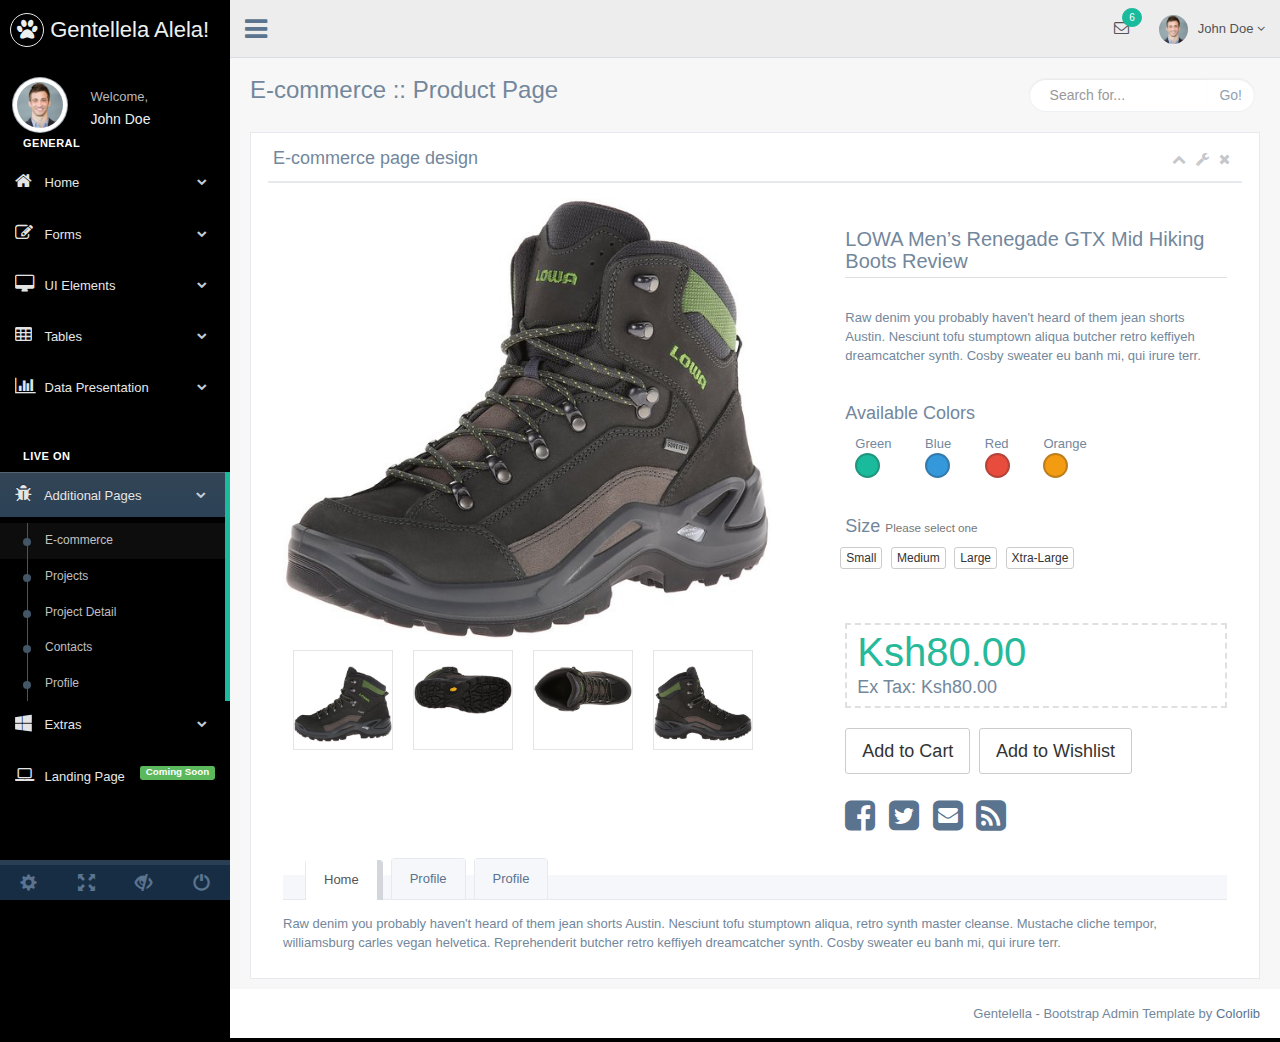
<file: e_commerce.html>
<!DOCTYPE html>
<html lang="en">

<head>
  <meta http-equiv="Content-Type" content="text/html; charset=UTF-8">
  <!-- Meta, title, CSS, favicons, etc. -->
  <meta charset="utf-8">
  <meta http-equiv="X-UA-Compatible" content="IE=edge">
  <meta name="viewport" content="width=device-width, initial-scale=1">

  <title>Gentallela Alela! | </title>

  <!-- Bootstrap core CSS -->

  <link href="css/bootstrap.min.css" rel="stylesheet">

  <link href="fonts/css/font-awesome.min.css" rel="stylesheet">
  <link href="css/animate.min.css" rel="stylesheet">

  <!-- Custom styling plus plugins -->
  <link href="css/custom.css" rel="stylesheet">
  <link href="css/icheck/flat/green.css" rel="stylesheet">


  <script src="js/jquery.min.js"></script>

  <!--[if lt IE 9]>
        <script src="../assets/js/ie8-responsive-file-warning.js"></script>
        <![endif]-->

  <!-- HTML5 shim and Respond.js for IE8 support of HTML5 elements and media queries -->
  <!--[if lt IE 9]>
          <script src="https://oss.maxcdn.com/html5shiv/3.7.2/html5shiv.min.js"></script>
          <script src="https://oss.maxcdn.com/respond/1.4.2/respond.min.js"></script>
        <![endif]-->

</head>


<body class="nav-md">

  <div class="container body">


    <div class="main_container">

      <div class="col-md-3 left_col">
        <div class="left_col scroll-view">

          <div class="navbar nav_title" style="border: 0;">
            <a href="index.html" class="site_title"><i class="fa fa-paw"></i> <span>Gentellela Alela!</span></a>
          </div>
          <div class="clearfix"></div>


          <!-- menu prile quick info -->
          <div class="profile">
            <div class="profile_pic">
              <img src="images/img.jpg" alt="..." class="img-circle profile_img">
            </div>
            <div class="profile_info">
              <span>Welcome,</span>
              <h2>John Doe</h2>
            </div>
          </div>
          <!-- /menu prile quick info -->

          <br />

          <!-- sidebar menu -->
          <div id="sidebar-menu" class="main_menu_side hidden-print main_menu">

            <div class="menu_section">
              <h3>General</h3>
              <ul class="nav side-menu">
                <li><a><i class="fa fa-home"></i> Home <span class="fa fa-chevron-down"></span></a>
                  <ul class="nav child_menu" style="display: none">
                    <li><a href="index.html">Dashboard</a>
                    </li>
                    <li><a href="index2.html">Dashboard2</a>
                    </li>
                    <li><a href="index3.html">Dashboard3</a>
                    </li>
                  </ul>
                </li>
                <li><a><i class="fa fa-edit"></i> Forms <span class="fa fa-chevron-down"></span></a>
                  <ul class="nav child_menu" style="display: none">
                    <li><a href="form.html">General Form</a>
                    </li>
                    <li><a href="form_advanced.html">Advanced Components</a>
                    </li>
                    <li><a href="form_validation.html">Form Validation</a>
                    </li>
                    <li><a href="form_wizards.html">Form Wizard</a>
                    </li>
                    <li><a href="form_upload.html">Form Upload</a>
                    </li>
                    <li><a href="form_buttons.html">Form Buttons</a>
                    </li>
                  </ul>
                </li>
                <li><a><i class="fa fa-desktop"></i> UI Elements <span class="fa fa-chevron-down"></span></a>
                  <ul class="nav child_menu" style="display: none">
                    <li><a href="general_elements.html">General Elements</a>
                    </li>
                    <li><a href="media_gallery.html">Media Gallery</a>
                    </li>
                    <li><a href="typography.html">Typography</a>
                    </li>
                    <li><a href="icons.html">Icons</a>
                    </li>
                    <li><a href="glyphicons.html">Glyphicons</a>
                    </li>
                    <li><a href="widgets.html">Widgets</a>
                    </li>
                    <li><a href="invoice.html">Invoice</a>
                    </li>
                    <li><a href="inbox.html">Inbox</a>
                    </li>
                    <li><a href="calendar.html">Calendar</a>
                    </li>
                  </ul>
                </li>
                <li><a><i class="fa fa-table"></i> Tables <span class="fa fa-chevron-down"></span></a>
                  <ul class="nav child_menu" style="display: none">
                    <li><a href="tables.html">Tables</a>
                    </li>
                    <li><a href="tables_dynamic.html">Table Dynamic</a>
                    </li>
                  </ul>
                </li>
                <li><a><i class="fa fa-bar-chart-o"></i> Data Presentation <span class="fa fa-chevron-down"></span></a>
                  <ul class="nav child_menu" style="display: none">
                    <li><a href="chartjs.html">Chart JS</a>
                    </li>
                    <li><a href="chartjs2.html">Chart JS2</a>
                    </li>
                    <li><a href="morisjs.html">Moris JS</a>
                    </li>
                    <li><a href="echarts.html">ECharts </a>
                    </li>
                    <li><a href="other_charts.html">Other Charts </a>
                    </li>
                  </ul>
                </li>
              </ul>
            </div>
            <div class="menu_section">
              <h3>Live On</h3>
              <ul class="nav side-menu">
                <li><a><i class="fa fa-bug"></i> Additional Pages <span class="fa fa-chevron-down"></span></a>
                  <ul class="nav child_menu" style="display: none">
                    <li><a href="e_commerce.html">E-commerce</a>
                    </li>
                    <li><a href="projects.html">Projects</a>
                    </li>
                    <li><a href="project_detail.html">Project Detail</a>
                    </li>
                    <li><a href="contacts.html">Contacts</a>
                    </li>
                    <li><a href="profile.html">Profile</a>
                    </li>
                  </ul>
                </li>
                <li><a><i class="fa fa-windows"></i> Extras <span class="fa fa-chevron-down"></span></a>
                  <ul class="nav child_menu" style="display: none">
                    <li><a href="page_404.html">404 Error</a>
                    </li>
                    <li><a href="page_500.html">500 Error</a>
                    </li>
                    <li><a href="plain_page.html">Plain Page</a>
                    </li>
                    <li><a href="login.html">Login Page</a>
                    </li>
                    <li><a href="pricing_tables.html">Pricing Tables</a>
                    </li>

                  </ul>
                </li>
                <li><a><i class="fa fa-laptop"></i> Landing Page <span class="label label-success pull-right">Coming Soon</span></a>
                </li>
              </ul>
            </div>

          </div>
          <!-- /sidebar menu -->

          <!-- /menu footer buttons -->
          <div class="sidebar-footer hidden-small">
            <a data-toggle="tooltip" data-placement="top" title="Settings">
              <span class="glyphicon glyphicon-cog" aria-hidden="true"></span>
            </a>
            <a data-toggle="tooltip" data-placement="top" title="FullScreen">
              <span class="glyphicon glyphicon-fullscreen" aria-hidden="true"></span>
            </a>
            <a data-toggle="tooltip" data-placement="top" title="Lock">
              <span class="glyphicon glyphicon-eye-close" aria-hidden="true"></span>
            </a>
            <a data-toggle="tooltip" data-placement="top" title="Logout">
              <span class="glyphicon glyphicon-off" aria-hidden="true"></span>
            </a>
          </div>
          <!-- /menu footer buttons -->
        </div>
      </div>

      <!-- top navigation -->
      <div class="top_nav">

        <div class="nav_menu">
          <nav class="" role="navigation">
            <div class="nav toggle">
              <a id="menu_toggle"><i class="fa fa-bars"></i></a>
            </div>

            <ul class="nav navbar-nav navbar-right">
              <li class="">
                <a href="javascript:;" class="user-profile dropdown-toggle" data-toggle="dropdown" aria-expanded="false">
                  <img src="images/img.jpg" alt="">John Doe
                  <span class=" fa fa-angle-down"></span>
                </a>
                <ul class="dropdown-menu dropdown-usermenu pull-right">
                  <li><a href="javascript:;">  Profile</a>
                  </li>
                  <li>
                    <a href="javascript:;">
                      <span class="badge bg-red pull-right">50%</span>
                      <span>Settings</span>
                    </a>
                  </li>
                  <li>
                    <a href="javascript:;">Help</a>
                  </li>
                  <li><a href="login.html"><i class="fa fa-sign-out pull-right"></i> Log Out</a>
                  </li>
                </ul>
              </li>

              <li role="presentation" class="dropdown">
                <a href="javascript:;" class="dropdown-toggle info-number" data-toggle="dropdown" aria-expanded="false">
                  <i class="fa fa-envelope-o"></i>
                  <span class="badge bg-green">6</span>
                </a>
                <ul id="menu1" class="dropdown-menu list-unstyled msg_list" role="menu">
                  <li>
                    <a>
                      <span class="image">
                                        <img src="images/img.jpg" alt="Profile Image" />
                                    </span>
                      <span>
                                        <span>John Smith</span>
                      <span class="time">3 mins ago</span>
                      </span>
                      <span class="message">
                                        Film festivals used to be do-or-die moments for movie makers. They were where...
                                    </span>
                    </a>
                  </li>
                  <li>
                    <a>
                      <span class="image">
                                        <img src="images/img.jpg" alt="Profile Image" />
                                    </span>
                      <span>
                                        <span>John Smith</span>
                      <span class="time">3 mins ago</span>
                      </span>
                      <span class="message">
                                        Film festivals used to be do-or-die moments for movie makers. They were where...
                                    </span>
                    </a>
                  </li>
                  <li>
                    <a>
                      <span class="image">
                                        <img src="images/img.jpg" alt="Profile Image" />
                                    </span>
                      <span>
                                        <span>John Smith</span>
                      <span class="time">3 mins ago</span>
                      </span>
                      <span class="message">
                                        Film festivals used to be do-or-die moments for movie makers. They were where...
                                    </span>
                    </a>
                  </li>
                  <li>
                    <a>
                      <span class="image">
                                        <img src="images/img.jpg" alt="Profile Image" />
                                    </span>
                      <span>
                                        <span>John Smith</span>
                      <span class="time">3 mins ago</span>
                      </span>
                      <span class="message">
                                        Film festivals used to be do-or-die moments for movie makers. They were where...
                                    </span>
                    </a>
                  </li>
                  <li>
                    <div class="text-center">
                      <a>
                        <strong>See All Alerts</strong>
                        <i class="fa fa-angle-right"></i>
                      </a>
                    </div>
                  </li>
                </ul>
              </li>

            </ul>
          </nav>
        </div>

      </div>
      <!-- /top navigation -->

      <!-- page content -->
      <div class="right_col" role="main">

        <div class="">
          <div class="page-title">
            <div class="title_left">
              <h3>E-commerce :: Product Page</h3>
            </div>

            <div class="title_right">
              <div class="col-md-5 col-sm-5 col-xs-12 form-group pull-right top_search">
                <div class="input-group">
                  <input type="text" class="form-control" placeholder="Search for...">
                  <span class="input-group-btn">
                            <button class="btn btn-default" type="button">Go!</button>
                        </span>
                </div>
              </div>
            </div>
          </div>
          <div class="clearfix"></div>

          <div class="row">
            <div class="col-md-12 col-sm-12 col-xs-12">
              <div class="x_panel">
                <div class="x_title">
                  <h2>E-commerce page design</h2>
                  <ul class="nav navbar-right panel_toolbox">
                    <li><a class="collapse-link"><i class="fa fa-chevron-up"></i></a>
                    </li>
                    <li class="dropdown">
                      <a href="#" class="dropdown-toggle" data-toggle="dropdown" role="button" aria-expanded="false"><i class="fa fa-wrench"></i></a>
                      <ul class="dropdown-menu" role="menu">
                        <li><a href="#">Settings 1</a>
                        </li>
                        <li><a href="#">Settings 2</a>
                        </li>
                      </ul>
                    </li>
                    <li><a class="close-link"><i class="fa fa-close"></i></a>
                    </li>
                  </ul>
                  <div class="clearfix"></div>
                </div>
                <div class="x_content">

                  <div class="col-md-7 col-sm-7 col-xs-12">
                    <div class="product-image">
                      <img src="images/prod1.jpg" alt="..." />
                    </div>
                    <div class="product_gallery">
                      <a>
                        <img src="images/prod2.jpg" alt="..." />
                      </a>
                      <a>
                        <img src="images/prod3.jpg" alt="..." />
                      </a>
                      <a>
                        <img src="images/prod4.jpg" alt="..." />
                      </a>
                      <a>
                        <img src="images/prod5.jpg" alt="..." />
                      </a>
                    </div>
                  </div>

                  <div class="col-md-5 col-sm-5 col-xs-12" style="border:0px solid #e5e5e5;">

                    <h3 class="prod_title">LOWA Men’s Renegade GTX Mid Hiking Boots Review</h3>

                    <p>Raw denim you probably haven't heard of them jean shorts Austin. Nesciunt tofu stumptown aliqua butcher retro keffiyeh dreamcatcher synth. Cosby sweater eu banh mi, qui irure terr.</p>
                    <br />

                    <div class="">
                      <h2>Available Colors</h2>
                      <ul class="list-inline prod_color">
                        <li>
                          <p>Green</p>
                          <div class="color bg-green"></div>
                        </li>
                        <li>
                          <p>Blue</p>
                          <div class="color bg-blue"></div>
                        </li>
                        <li>
                          <p>Red</p>
                          <div class="color bg-red"></div>
                        </li>
                        <li>
                          <p>Orange</p>
                          <div class="color bg-orange"></div>
                        </li>

                      </ul>
                    </div>
                    <br />

                    <div class="">
                      <h2>Size <small>Please select one</small></h2>
                      <ul class="list-inline prod_size">
                        <li>
                          <button type="button" class="btn btn-default btn-xs">Small</button>
                        </li>
                        <li>
                          <button type="button" class="btn btn-default btn-xs">Medium</button>
                        </li>
                        <li>
                          <button type="button" class="btn btn-default btn-xs">Large</button>
                        </li>
                        <li>
                          <button type="button" class="btn btn-default btn-xs">Xtra-Large</button>
                        </li>
                      </ul>
                    </div>
                    <br />

                    <div class="">
                      <div class="product_price">
                        <h1 class="price">Ksh80.00</h1>
                        <span class="price-tax">Ex Tax: Ksh80.00</span>
                        <br>
                      </div>
                    </div>

                    <div class="">
                      <button type="button" class="btn btn-default btn-lg">Add to Cart</button>
                      <button type="button" class="btn btn-default btn-lg">Add to Wishlist</button>
                    </div>

                    <div class="product_social">
                      <ul class="list-inline">
                        <li><a href="#"><i class="fa fa-facebook-square"></i></a>
                        </li>
                        <li><a href="#"><i class="fa fa-twitter-square"></i></a>
                        </li>
                        <li><a href="#"><i class="fa fa-envelope-square"></i></a>
                        </li>
                        <li><a href="#"><i class="fa fa-rss-square"></i></a>
                        </li>
                      </ul>
                    </div>

                  </div>


                  <div class="col-md-12">

                    <div class="" role="tabpanel" data-example-id="togglable-tabs">
                      <ul id="myTab" class="nav nav-tabs bar_tabs" role="tablist">
                        <li role="presentation" class="active"><a href="#tab_content1" id="home-tab" role="tab" data-toggle="tab" aria-expanded="true">Home</a>
                        </li>
                        <li role="presentation" class=""><a href="#tab_content2" role="tab" id="profile-tab" data-toggle="tab" aria-expanded="false">Profile</a>
                        </li>
                        <li role="presentation" class=""><a href="#tab_content3" role="tab" id="profile-tab2" data-toggle="tab" aria-expanded="false">Profile</a>
                        </li>
                      </ul>
                      <div id="myTabContent" class="tab-content">
                        <div role="tabpanel" class="tab-pane fade active in" id="tab_content1" aria-labelledby="home-tab">
                          <p>Raw denim you probably haven't heard of them jean shorts Austin. Nesciunt tofu stumptown aliqua, retro synth master cleanse. Mustache cliche tempor, williamsburg carles vegan helvetica. Reprehenderit butcher retro keffiyeh dreamcatcher
                            synth. Cosby sweater eu banh mi, qui irure terr.</p>
                        </div>
                        <div role="tabpanel" class="tab-pane fade" id="tab_content2" aria-labelledby="profile-tab">
                          <p>Food truck fixie locavore, accusamus mcsweeney's marfa nulla single-origin coffee squid. Exercitation +1 labore velit, blog sartorial PBR leggings next level wes anderson artisan four loko farm-to-table craft beer twee. Qui photo
                            booth letterpress, commodo enim craft beer mlkshk aliquip</p>
                        </div>
                        <div role="tabpanel" class="tab-pane fade" id="tab_content3" aria-labelledby="profile-tab">
                          <p>xxFood truck fixie locavore, accusamus mcsweeney's marfa nulla single-origin coffee squid. Exercitation +1 labore velit, blog sartorial PBR leggings next level wes anderson artisan four loko farm-to-table craft beer twee. Qui
                            photo booth letterpress, commodo enim craft beer mlkshk </p>
                        </div>
                      </div>
                    </div>

                  </div>
                </div>
              </div>
            </div>
          </div>
        </div>

        <!-- footer content -->
        <footer>
          <div class="pull-right">
            Gentelella - Bootstrap Admin Template by <a href="https://colorlib.com">Colorlib</a>
          </div>
          <div class="clearfix"></div>
        </footer>
        <!-- /footer content -->

      </div>
      <!-- /page content -->
    </div>

  </div>

  <div id="custom_notifications" class="custom-notifications dsp_none">
    <ul class="list-unstyled notifications clearfix" data-tabbed_notifications="notif-group">
    </ul>
    <div class="clearfix"></div>
    <div id="notif-group" class="tabbed_notifications"></div>
  </div>

  <script src="js/bootstrap.min.js"></script>
  
  <!-- bootstrap progress js -->
  <script src="js/progressbar/bootstrap-progressbar.min.js"></script>
  
  <!-- icheck -->
  <script src="js/icheck/icheck.min.js"></script>
  <!-- pace -->
  <script src="js/pace/pace.min.js"></script>
  <script src="js/custom.js"></script>

</body>

</html>
</file>
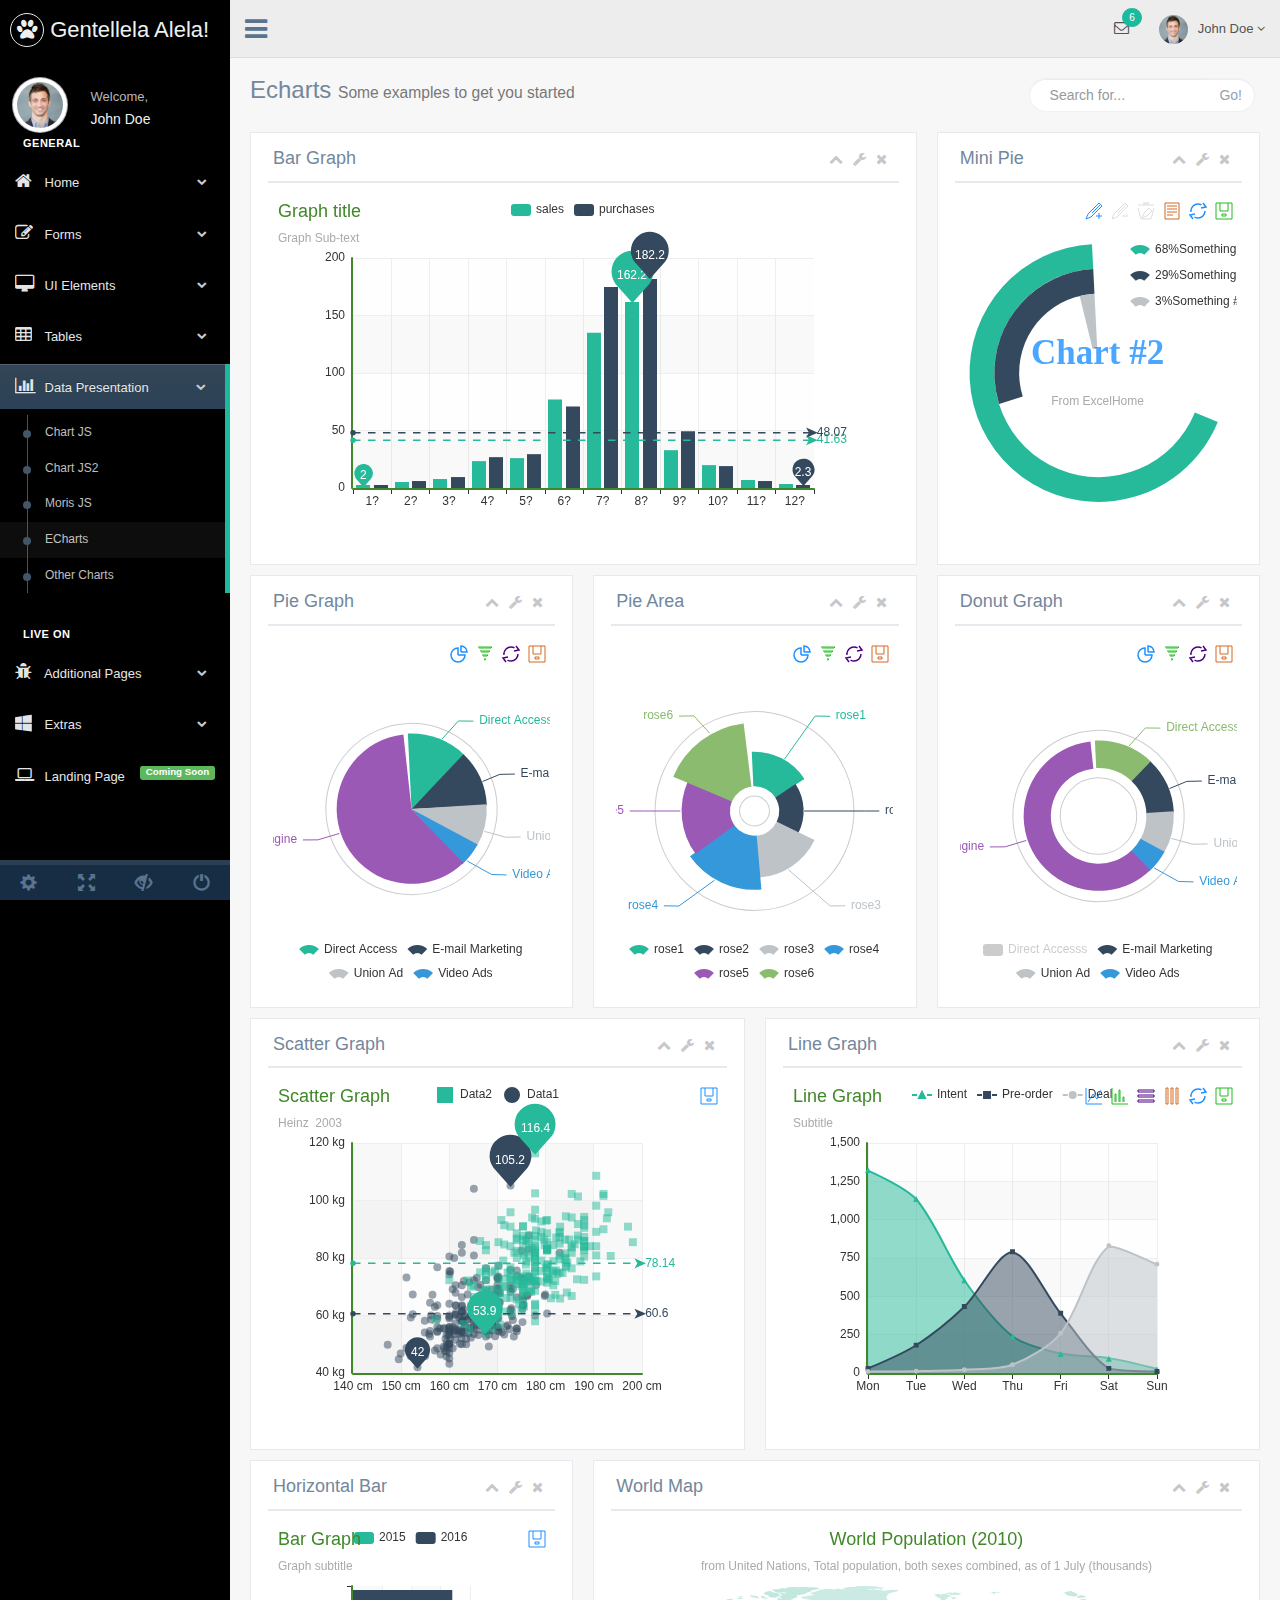
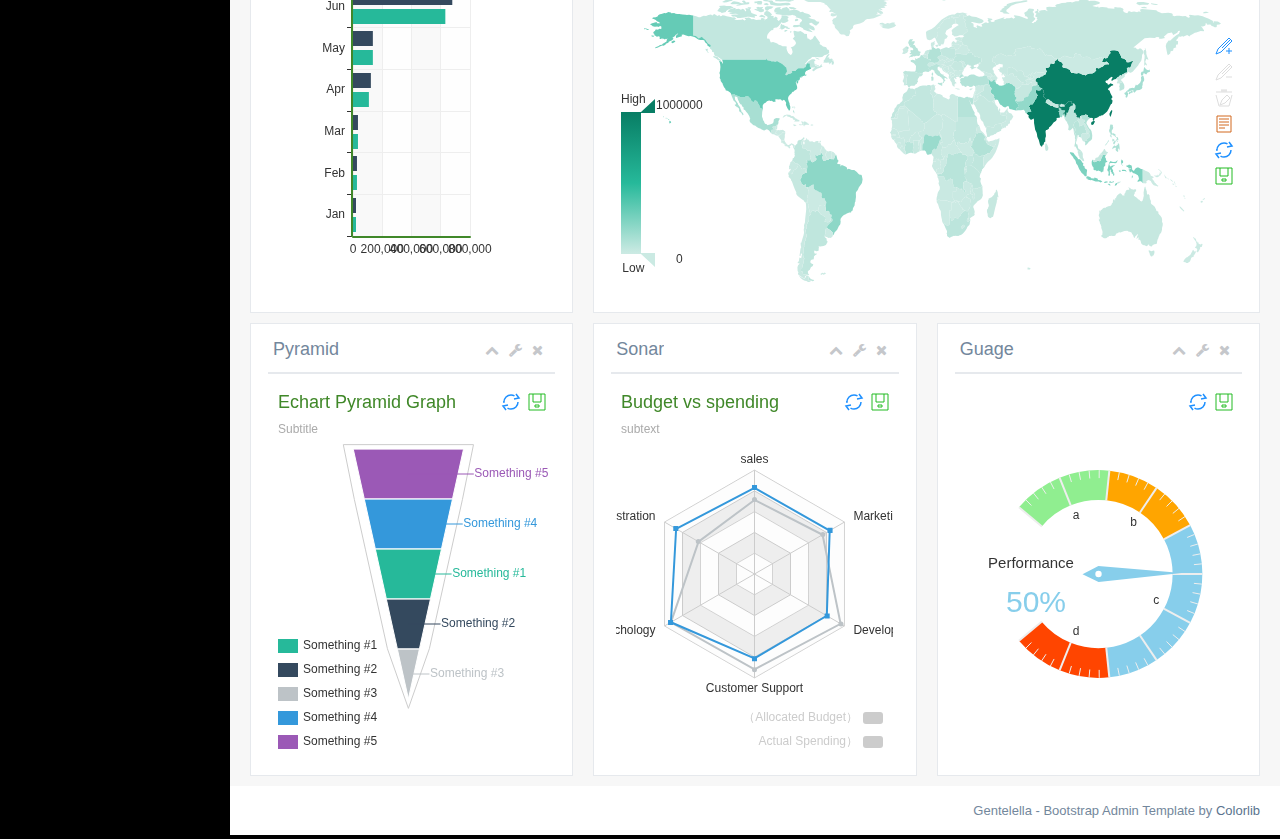
<file: echarts.html>
<!DOCTYPE html>
<html lang="en">

<head>
  <meta http-equiv="Content-Type" content="text/html; charset=UTF-8">
  <!-- Meta, title, CSS, favicons, etc. -->
  <meta charset="utf-8">
  <meta http-equiv="X-UA-Compatible" content="IE=edge">
  <meta name="viewport" content="width=device-width, initial-scale=1">

  <title>ECharts Chart Bootstrap Examples | Gentallela Alela! by Colorlib</title>

  <link href="css/bootstrap.min.css" rel="stylesheet">
  <link href="fonts/css/font-awesome.min.css" rel="stylesheet">
  <link href="css/animate.min.css" rel="stylesheet">
  <link href="css/custom.css" rel="stylesheet">
  <link href="css/icheck/flat/green.css" rel="stylesheet">
  <script src="js/jquery.min.js"></script>

  <!-- HTML5 shim and Respond.js for IE8 support of HTML5 elements and media queries -->
  <!--[if lt IE 9]>
          <script src="https://oss.maxcdn.com/html5shiv/3.7.2/html5shiv.min.js"></script>
          <script src="https://oss.maxcdn.com/respond/1.4.2/respond.min.js"></script>
    <![endif]-->

</head>


<body class="nav-md">

  <div class="container body">


    <div class="main_container">

      <div class="col-md-3 left_col">
        <div class="left_col scroll-view">

          <div class="navbar nav_title" style="border: 0;">
            <a href="index.html" class="site_title"><i class="fa fa-paw"></i> <span>Gentellela Alela!</span></a>
          </div>
          <div class="clearfix"></div>

          <!-- menu prile quick info -->
          <div class="profile">
            <div class="profile_pic">
              <img src="images/img.jpg" alt="..." class="img-circle profile_img">
            </div>
            <div class="profile_info">
              <span>Welcome,</span>
              <h2>John Doe</h2>
            </div>
          </div>
          <!-- /menu prile quick info -->

          <br />

          <!-- sidebar menu -->
          <div id="sidebar-menu" class="main_menu_side hidden-print main_menu">

            <div class="menu_section">
              <h3>General</h3>
              <ul class="nav side-menu">
                <li><a><i class="fa fa-home"></i> Home <span class="fa fa-chevron-down"></span></a>
                  <ul class="nav child_menu" style="display: none">
                    <li><a href="index.html">Dashboard</a>
                    </li>
                    <li><a href="index2.html">Dashboard2</a>
                    </li>
                    <li><a href="index3.html">Dashboard3</a>
                    </li>
                  </ul>
                </li>
                <li><a><i class="fa fa-edit"></i> Forms <span class="fa fa-chevron-down"></span></a>
                  <ul class="nav child_menu" style="display: none">
                    <li><a href="form.html">General Form</a>
                    </li>
                    <li><a href="form_advanced.html">Advanced Components</a>
                    </li>
                    <li><a href="form_validation.html">Form Validation</a>
                    </li>
                    <li><a href="form_wizards.html">Form Wizard</a>
                    </li>
                    <li><a href="form_upload.html">Form Upload</a>
                    </li>
                    <li><a href="form_buttons.html">Form Buttons</a>
                    </li>
                  </ul>
                </li>
                <li><a><i class="fa fa-desktop"></i> UI Elements <span class="fa fa-chevron-down"></span></a>
                  <ul class="nav child_menu" style="display: none">
                    <li><a href="general_elements.html">General Elements</a>
                    </li>
                    <li><a href="media_gallery.html">Media Gallery</a>
                    </li>
                    <li><a href="typography.html">Typography</a>
                    </li>
                    <li><a href="icons.html">Icons</a>
                    </li>
                    <li><a href="glyphicons.html">Glyphicons</a>
                    </li>
                    <li><a href="widgets.html">Widgets</a>
                    </li>
                    <li><a href="invoice.html">Invoice</a>
                    </li>
                    <li><a href="inbox.html">Inbox</a>
                    </li>
                    <li><a href="calendar.html">Calendar</a>
                    </li>
                  </ul>
                </li>
                <li><a><i class="fa fa-table"></i> Tables <span class="fa fa-chevron-down"></span></a>
                  <ul class="nav child_menu" style="display: none">
                    <li><a href="tables.html">Tables</a>
                    </li>
                    <li><a href="tables_dynamic.html">Table Dynamic</a>
                    </li>
                  </ul>
                </li>
                <li><a><i class="fa fa-bar-chart-o"></i> Data Presentation <span class="fa fa-chevron-down"></span></a>
                  <ul class="nav child_menu" style="display: none">
                    <li><a href="chartjs.html">Chart JS</a>
                    </li>
                    <li><a href="chartjs2.html">Chart JS2</a>
                    </li>
                    <li><a href="morisjs.html">Moris JS</a>
                    </li>
                    <li><a href="echarts.html">ECharts </a>
                    </li>
                    <li><a href="other_charts.html">Other Charts </a>
                    </li>
                  </ul>
                </li>
              </ul>
            </div>
            <div class="menu_section">
              <h3>Live On</h3>
              <ul class="nav side-menu">
                <li><a><i class="fa fa-bug"></i> Additional Pages <span class="fa fa-chevron-down"></span></a>
                  <ul class="nav child_menu" style="display: none">
                    <li><a href="e_commerce.html">E-commerce</a>
                    </li>
                    <li><a href="projects.html">Projects</a>
                    </li>
                    <li><a href="project_detail.html">Project Detail</a>
                    </li>
                    <li><a href="contacts.html">Contacts</a>
                    </li>
                    <li><a href="profile.html">Profile</a>
                    </li>
                  </ul>
                </li>
                <li><a><i class="fa fa-windows"></i> Extras <span class="fa fa-chevron-down"></span></a>
                  <ul class="nav child_menu" style="display: none">
                    <li><a href="page_404.html">404 Error</a>
                    </li>
                    <li><a href="page_500.html">500 Error</a>
                    </li>
                    <li><a href="plain_page.html">Plain Page</a>
                    </li>
                    <li><a href="login.html">Login Page</a>
                    </li>
                    <li><a href="pricing_tables.html">Pricing Tables</a>
                    </li>

                  </ul>
                </li>
                <li><a><i class="fa fa-laptop"></i> Landing Page <span class="label label-success pull-right">Coming Soon</span></a>
                </li>
              </ul>
            </div>

          </div>
          <!-- /sidebar menu -->

          <!-- /menu footer buttons -->
          <div class="sidebar-footer hidden-small">
            <a data-toggle="tooltip" data-placement="top" title="Settings">
              <span class="glyphicon glyphicon-cog" aria-hidden="true"></span>
            </a>
            <a data-toggle="tooltip" data-placement="top" title="FullScreen">
              <span class="glyphicon glyphicon-fullscreen" aria-hidden="true"></span>
            </a>
            <a data-toggle="tooltip" data-placement="top" title="Lock">
              <span class="glyphicon glyphicon-eye-close" aria-hidden="true"></span>
            </a>
            <a data-toggle="tooltip" data-placement="top" title="Logout">
              <span class="glyphicon glyphicon-off" aria-hidden="true"></span>
            </a>
          </div>
          <!-- /menu footer buttons -->
        </div>
      </div>

      <!-- top navigation -->
      <div class="top_nav">

        <div class="nav_menu">
          <nav class="" role="navigation">
            <div class="nav toggle">
              <a id="menu_toggle"><i class="fa fa-bars"></i></a>
            </div>

            <ul class="nav navbar-nav navbar-right">
              <li class="">
                <a href="javascript:;" class="user-profile dropdown-toggle" data-toggle="dropdown" aria-expanded="false">
                  <img src="images/img.jpg" alt="">John Doe
                  <span class=" fa fa-angle-down"></span>
                </a>
                <ul class="dropdown-menu dropdown-usermenu pull-right">
                  <li><a href="javascript:;">  Profile</a>
                  </li>
                  <li>
                    <a href="javascript:;">
                      <span class="badge bg-red pull-right">50%</span>
                      <span>Settings</span>
                    </a>
                  </li>
                  <li>
                    <a href="javascript:;">Help</a>
                  </li>
                  <li><a href="login.html"><i class="fa fa-sign-out pull-right"></i> Log Out</a>
                  </li>
                </ul>
              </li>

              <li role="presentation" class="dropdown">
                <a href="javascript:;" class="dropdown-toggle info-number" data-toggle="dropdown" aria-expanded="false">
                  <i class="fa fa-envelope-o"></i>
                  <span class="badge bg-green">6</span>
                </a>
                <ul id="menu1" class="dropdown-menu list-unstyled msg_list" role="menu">
                  <li>
                    <a>
                      <span class="image">
                                        <img src="images/img.jpg" alt="Profile Image" />
                                    </span>
                      <span>
                                        <span>John Smith</span>
                      <span class="time">3 mins ago</span>
                      </span>
                      <span class="message">
                                        Film festivals used to be do-or-die moments for movie makers. They were where...
                                    </span>
                    </a>
                  </li>
                  <li>
                    <a>
                      <span class="image">
                                        <img src="images/img.jpg" alt="Profile Image" />
                                    </span>
                      <span>
                                        <span>John Smith</span>
                      <span class="time">3 mins ago</span>
                      </span>
                      <span class="message">
                                        Film festivals used to be do-or-die moments for movie makers. They were where...
                                    </span>
                    </a>
                  </li>
                  <li>
                    <a>
                      <span class="image">
                                        <img src="images/img.jpg" alt="Profile Image" />
                                    </span>
                      <span>
                                        <span>John Smith</span>
                      <span class="time">3 mins ago</span>
                      </span>
                      <span class="message">
                                        Film festivals used to be do-or-die moments for movie makers. They were where...
                                    </span>
                    </a>
                  </li>
                  <li>
                    <a>
                      <span class="image">
                                        <img src="images/img.jpg" alt="Profile Image" />
                                    </span>
                      <span>
                                        <span>John Smith</span>
                      <span class="time">3 mins ago</span>
                      </span>
                      <span class="message">
                                        Film festivals used to be do-or-die moments for movie makers. They were where...
                                    </span>
                    </a>
                  </li>
                  <li>
                    <div class="text-center">
                      <a>
                        <strong>See All Alerts</strong>
                        <i class="fa fa-angle-right"></i>
                      </a>
                    </div>
                  </li>
                </ul>
              </li>

            </ul>
          </nav>
        </div>

      </div>
      <!-- /top navigation -->

      <!-- page content -->
      <div class="right_col" role="main">

        <div class="">
          <div class="page-title">
            <div class="title_left">
              <h3>
                    Echarts
                    <small>
                        Some examples to get you started
                    </small>
                </h3>
            </div>

            <div class="title_right">
              <div class="col-md-5 col-sm-5 col-xs-12 form-group pull-right top_search">
                <div class="input-group">
                  <input type="text" class="form-control" placeholder="Search for...">
                  <span class="input-group-btn">
                            <button class="btn btn-default" type="button">Go!</button>
                        </span>
                </div>
              </div>
            </div>
          </div>
          <div class="clearfix"></div>

          <div class="row">
            <div class="col-md-8 col-sm-8 col-xs-12">
              <div class="x_panel">
                <div class="x_title">
                  <h2>Bar Graph</h2>
                  <ul class="nav navbar-right panel_toolbox">
                    <li><a class="collapse-link"><i class="fa fa-chevron-up"></i></a>
                    </li>
                    <li class="dropdown">
                      <a href="#" class="dropdown-toggle" data-toggle="dropdown" role="button" aria-expanded="false"><i class="fa fa-wrench"></i></a>
                      <ul class="dropdown-menu" role="menu">
                        <li><a href="#">Settings 1</a>
                        </li>
                        <li><a href="#">Settings 2</a>
                        </li>
                      </ul>
                    </li>
                    <li><a class="close-link"><i class="fa fa-close"></i></a>
                    </li>
                  </ul>
                  <div class="clearfix"></div>
                </div>
                <div class="x_content">

                  <div id="mainb" style="height:350px;"></div>

                </div>
              </div>
            </div>

            <div class="col-md-4 col-sm-4 col-xs-12">
              <div class="x_panel">
                <div class="x_title">
                  <h2>Mini Pie</h2>
                  <ul class="nav navbar-right panel_toolbox">
                    <li><a class="collapse-link"><i class="fa fa-chevron-up"></i></a>
                    </li>
                    <li class="dropdown">
                      <a href="#" class="dropdown-toggle" data-toggle="dropdown" role="button" aria-expanded="false"><i class="fa fa-wrench"></i></a>
                      <ul class="dropdown-menu" role="menu">
                        <li><a href="#">Settings 1</a>
                        </li>
                        <li><a href="#">Settings 2</a>
                        </li>
                      </ul>
                    </li>
                    <li><a class="close-link"><i class="fa fa-close"></i></a>
                    </li>
                  </ul>
                  <div class="clearfix"></div>
                </div>
                <div class="x_content">

                  <div id="echart_mini_pie" style="height:350px;"></div>

                </div>
              </div>
            </div>


            <div class="col-md-4 col-sm-4 col-xs-12">
              <div class="x_panel">
                <div class="x_title">
                  <h2>Pie Graph</h2>
                  <ul class="nav navbar-right panel_toolbox">
                    <li><a class="collapse-link"><i class="fa fa-chevron-up"></i></a>
                    </li>
                    <li class="dropdown">
                      <a href="#" class="dropdown-toggle" data-toggle="dropdown" role="button" aria-expanded="false"><i class="fa fa-wrench"></i></a>
                      <ul class="dropdown-menu" role="menu">
                        <li><a href="#">Settings 1</a>
                        </li>
                        <li><a href="#">Settings 2</a>
                        </li>
                      </ul>
                    </li>
                    <li><a class="close-link"><i class="fa fa-close"></i></a>
                    </li>
                  </ul>
                  <div class="clearfix"></div>
                </div>
                <div class="x_content">

                  <div id="echart_pie" style="height:350px;"></div>

                </div>
              </div>
            </div>

            <div class="col-md-4 col-sm-4 col-xs-12">
              <div class="x_panel">
                <div class="x_title">
                  <h2>Pie Area</h2>
                  <ul class="nav navbar-right panel_toolbox">
                    <li><a class="collapse-link"><i class="fa fa-chevron-up"></i></a>
                    </li>
                    <li class="dropdown">
                      <a href="#" class="dropdown-toggle" data-toggle="dropdown" role="button" aria-expanded="false"><i class="fa fa-wrench"></i></a>
                      <ul class="dropdown-menu" role="menu">
                        <li><a href="#">Settings 1</a>
                        </li>
                        <li><a href="#">Settings 2</a>
                        </li>
                      </ul>
                    </li>
                    <li><a class="close-link"><i class="fa fa-close"></i></a>
                    </li>
                  </ul>
                  <div class="clearfix"></div>
                </div>
                <div class="x_content">

                  <div id="echart_pie2" style="height:350px;"></div>

                </div>
              </div>
            </div>

            <div class="col-md-4 col-sm-4 col-xs-12">
              <div class="x_panel">
                <div class="x_title">
                  <h2>Donut Graph</h2>
                  <ul class="nav navbar-right panel_toolbox">
                    <li><a class="collapse-link"><i class="fa fa-chevron-up"></i></a>
                    </li>
                    <li class="dropdown">
                      <a href="#" class="dropdown-toggle" data-toggle="dropdown" role="button" aria-expanded="false"><i class="fa fa-wrench"></i></a>
                      <ul class="dropdown-menu" role="menu">
                        <li><a href="#">Settings 1</a>
                        </li>
                        <li><a href="#">Settings 2</a>
                        </li>
                      </ul>
                    </li>
                    <li><a class="close-link"><i class="fa fa-close"></i></a>
                    </li>
                  </ul>
                  <div class="clearfix"></div>
                </div>
                <div class="x_content">

                  <div id="echart_donut" style="height:350px;"></div>

                </div>
              </div>
            </div>


            <div class="col-md-6 col-sm-6 col-xs-12">
              <div class="x_panel">
                <div class="x_title">
                  <h2>Scatter Graph</h2>
                  <ul class="nav navbar-right panel_toolbox">
                    <li><a class="collapse-link"><i class="fa fa-chevron-up"></i></a>
                    </li>
                    <li class="dropdown">
                      <a href="#" class="dropdown-toggle" data-toggle="dropdown" role="button" aria-expanded="false"><i class="fa fa-wrench"></i></a>
                      <ul class="dropdown-menu" role="menu">
                        <li><a href="#">Settings 1</a>
                        </li>
                        <li><a href="#">Settings 2</a>
                        </li>
                      </ul>
                    </li>
                    <li><a class="close-link"><i class="fa fa-close"></i></a>
                    </li>
                  </ul>
                  <div class="clearfix"></div>
                </div>
                <div class="x_content">

                  <div id="echart_scatter" style="height:350px;"></div>

                </div>
              </div>
            </div>

            <div class="col-md-6 col-sm-6 col-xs-12">
              <div class="x_panel">
                <div class="x_title">
                  <h2>Line Graph</h2>
                  <ul class="nav navbar-right panel_toolbox">
                    <li><a class="collapse-link"><i class="fa fa-chevron-up"></i></a>
                    </li>
                    <li class="dropdown">
                      <a href="#" class="dropdown-toggle" data-toggle="dropdown" role="button" aria-expanded="false"><i class="fa fa-wrench"></i></a>
                      <ul class="dropdown-menu" role="menu">
                        <li><a href="#">Settings 1</a>
                        </li>
                        <li><a href="#">Settings 2</a>
                        </li>
                      </ul>
                    </li>
                    <li><a class="close-link"><i class="fa fa-close"></i></a>
                    </li>
                  </ul>
                  <div class="clearfix"></div>
                </div>
                <div class="x_content">

                  <div id="echart_line" style="height:350px;"></div>

                </div>
              </div>
            </div>

            <div class="col-md-4 col-sm-4 col-xs-12">
              <div class="x_panel">
                <div class="x_title">
                  <h2>Horizontal Bar</h2>
                  <ul class="nav navbar-right panel_toolbox">
                    <li><a class="collapse-link"><i class="fa fa-chevron-up"></i></a>
                    </li>
                    <li class="dropdown">
                      <a href="#" class="dropdown-toggle" data-toggle="dropdown" role="button" aria-expanded="false"><i class="fa fa-wrench"></i></a>
                      <ul class="dropdown-menu" role="menu">
                        <li><a href="#">Settings 1</a>
                        </li>
                        <li><a href="#">Settings 2</a>
                        </li>
                      </ul>
                    </li>
                    <li><a class="close-link"><i class="fa fa-close"></i></a>
                    </li>
                  </ul>
                  <div class="clearfix"></div>
                </div>
                <div class="x_content">

                  <div id="echart_bar_horizontal" style="height:370px;"></div>

                </div>
              </div>
            </div>

            <div class="col-md-8 col-sm-8 col-xs-12">
              <div class="x_panel">
                <div class="x_title">
                  <h2>World Map</h2>
                  <ul class="nav navbar-right panel_toolbox">
                    <li><a class="collapse-link"><i class="fa fa-chevron-up"></i></a>
                    </li>
                    <li class="dropdown">
                      <a href="#" class="dropdown-toggle" data-toggle="dropdown" role="button" aria-expanded="false"><i class="fa fa-wrench"></i></a>
                      <ul class="dropdown-menu" role="menu">
                        <li><a href="#">Settings 1</a>
                        </li>
                        <li><a href="#">Settings 2</a>
                        </li>
                      </ul>
                    </li>
                    <li><a class="close-link"><i class="fa fa-close"></i></a>
                    </li>
                  </ul>
                  <div class="clearfix"></div>
                </div>
                <div class="x_content">

                  <div id="echart_world_map" style="height:370px;"></div>

                </div>
              </div>
            </div>


            <div class="col-md-4 col-sm-4 col-xs-12">
              <div class="x_panel">
                <div class="x_title">
                  <h2>Pyramid</h2>
                  <ul class="nav navbar-right panel_toolbox">
                    <li><a class="collapse-link"><i class="fa fa-chevron-up"></i></a>
                    </li>
                    <li class="dropdown">
                      <a href="#" class="dropdown-toggle" data-toggle="dropdown" role="button" aria-expanded="false"><i class="fa fa-wrench"></i></a>
                      <ul class="dropdown-menu" role="menu">
                        <li><a href="#">Settings 1</a>
                        </li>
                        <li><a href="#">Settings 2</a>
                        </li>
                      </ul>
                    </li>
                    <li><a class="close-link"><i class="fa fa-close"></i></a>
                    </li>
                  </ul>
                  <div class="clearfix"></div>
                </div>
                <div class="x_content">

                  <div id="echart_pyramid" style="height:370px;"></div>

                </div>
              </div>
            </div>

            <div class="col-md-4 col-sm-4 col-xs-12">
              <div class="x_panel">
                <div class="x_title">
                  <h2>Sonar</h2>
                  <ul class="nav navbar-right panel_toolbox">
                    <li><a class="collapse-link"><i class="fa fa-chevron-up"></i></a>
                    </li>
                    <li class="dropdown">
                      <a href="#" class="dropdown-toggle" data-toggle="dropdown" role="button" aria-expanded="false"><i class="fa fa-wrench"></i></a>
                      <ul class="dropdown-menu" role="menu">
                        <li><a href="#">Settings 1</a>
                        </li>
                        <li><a href="#">Settings 2</a>
                        </li>
                      </ul>
                    </li>
                    <li><a class="close-link"><i class="fa fa-close"></i></a>
                    </li>
                  </ul>
                  <div class="clearfix"></div>
                </div>
                <div class="x_content">

                  <div id="echart_sonar" style="height:370px;"></div>

                </div>
              </div>
            </div>


            <div class="col-md-4 col-sm-4 col-xs-12">
              <div class="x_panel">
                <div class="x_title">
                  <h2>Guage</h2>
                  <ul class="nav navbar-right panel_toolbox">
                    <li><a class="collapse-link"><i class="fa fa-chevron-up"></i></a>
                    </li>
                    <li class="dropdown">
                      <a href="#" class="dropdown-toggle" data-toggle="dropdown" role="button" aria-expanded="false"><i class="fa fa-wrench"></i></a>
                      <ul class="dropdown-menu" role="menu">
                        <li><a href="#">Settings 1</a>
                        </li>
                        <li><a href="#">Settings 2</a>
                        </li>
                      </ul>
                    </li>
                    <li><a class="close-link"><i class="fa fa-close"></i></a>
                    </li>
                  </ul>
                  <div class="clearfix"></div>
                </div>
                <div class="x_content">

                  <div id="echart_guage" style="height:370px;"></div>

                </div>
              </div>
            </div>


          </div>
        </div>

        <!-- footer content -->
        <footer>
          <div class="pull-right">
            Gentelella - Bootstrap Admin Template by <a href="https://colorlib.com">Colorlib</a>
          </div>
          <div class="clearfix"></div>
        </footer>
        <!-- /footer content -->

      </div>
      <!-- /page content -->
    </div>

  </div>

  <div id="custom_notifications" class="custom-notifications dsp_none">
    <ul class="list-unstyled notifications clearfix" data-tabbed_notifications="notif-group">
    </ul>
    <div class="clearfix"></div>
    <div id="notif-group" class="tabbed_notifications"></div>
  </div>

  <script src="js/bootstrap.min.js"></script>
  <script src="js/progressbar/bootstrap-progressbar.min.js"></script>
  <script src="js/icheck/icheck.min.js"></script>
  <script src="js/custom.js"></script>

  <!-- echart -->
  <script src="js/echart/echarts-all.js"></script>
  <script src="js/echart/green.js"></script>

  <script>
    var myChart9 = echarts.init(document.getElementById('mainb'), theme);
    myChart9.setOption({
      title: {
        text: 'Graph title',
        subtext: 'Graph Sub-text'
      },
      //theme : theme,
      tooltip: {
        trigger: 'axis'
      },
      legend: {
        data: ['sales', 'purchases']
      },
      toolbox: {
        show: false
      },
      calculable: false,
      xAxis: [{
        type: 'category',
        data: ['1?', '2?', '3?', '4?', '5?', '6?', '7?', '8?', '9?', '10?', '11?', '12?']
      }],
      yAxis: [{
        type: 'value'
      }],
      series: [{
        name: 'sales',
        type: 'bar',
        data: [2.0, 4.9, 7.0, 23.2, 25.6, 76.7, 135.6, 162.2, 32.6, 20.0, 6.4, 3.3],
        markPoint: {
          data: [{
            type: 'max',
            name: '???'
          }, {
            type: 'min',
            name: '???'
          }]
        },
        markLine: {
          data: [{
            type: 'average',
            name: '???'
          }]
        }
      }, {
        name: 'purchases',
        type: 'bar',
        data: [2.6, 5.9, 9.0, 26.4, 28.7, 70.7, 175.6, 182.2, 48.7, 18.8, 6.0, 2.3],
        markPoint: {
          data: [{
            name: 'sales',
            value: 182.2,
            xAxis: 7,
            yAxis: 183,
            symbolSize: 18
          }, {
            name: 'purchases',
            value: 2.3,
            xAxis: 11,
            yAxis: 3
          }]
        },
        markLine: {
          data: [{
            type: 'average',
            name: '???'
          }]
        }
      }]
    });


    var myChart = echarts.init(document.getElementById('echart_sonar'), theme);
    myChart.setOption({
      title: {
        text: 'Budget vs spending',
        subtext: 'subtext'
      },
      tooltip: {
        trigger: 'axis'
      },
      legend: {
        orient: 'vertical',
        x: 'right',
        y: 'bottom',
        data: ['（Allocated Budget）', 'Actual Spending）']
      },
      toolbox: {
        show: true,
        feature: {
          restore: {
            show: true
          },
          saveAsImage: {
            show: true
          }
        }
      },
      polar: [{
        indicator: [{
          text: 'sales',
          max: 6000
        }, {
          text: 'Administration',
          max: 16000
        }, {
          text: 'Information Techology',
          max: 30000
        }, {
          text: 'Customer Support',
          max: 38000
        }, {
          text: 'Development',
          max: 52000
        }, {
          text: 'Marketing',
          max: 25000
        }]
      }],
      calculable: true,
      series: [{
        name: 'Budget vs spending',
        type: 'radar',
        data: [{
          value: [4300, 10000, 28000, 35000, 50000, 19000],
          name: 'Allocated Budget'
        }, {
          value: [5000, 14000, 28000, 31000, 42000, 21000],
          name: 'Actual Spending'
        }]
      }]
    });

    var myChart = echarts.init(document.getElementById('echart_pyramid'), theme);
    myChart.setOption({
      title: {
        text: 'Echart Pyramid Graph',
        subtext: 'Subtitle'
      },
      tooltip: {
        trigger: 'item',
        formatter: "{a} <br/>{b} : {c}%"
      },
      toolbox: {
        show: true,
        feature: {
          restore: {
            show: true
          },
          saveAsImage: {
            show: true
          }
        }
      },
      legend: {
        data: ['Something #1', 'Something #2', 'Something #3', 'Something #4', 'Something #5'],
        orient: 'vertical',
        x: 'left',
        y: 'bottom'
      },
      calculable: true,
      series: [{
        name: '漏斗图',
        type: 'funnel',
        width: '40%',
        data: [{
          value: 60,
          name: 'Something #1'
        }, {
          value: 40,
          name: 'Something #2'
        }, {
          value: 20,
          name: 'Something #3'
        }, {
          value: 80,
          name: 'Something #4'
        }, {
          value: 100,
          name: 'Something #5'
        }]
      }]
    });


    var myChart = echarts.init(document.getElementById('echart_guage'), theme);
    myChart.setOption({
      tooltip: {
        formatter: "{a} <br/>{b} : {c}%"
      },
      toolbox: {
        show: true,
        feature: {
          restore: {
            show: true
          },
          saveAsImage: {
            show: true
          }
        }
      },
      series: [{
        name: 'Performance',
        type: 'gauge',
        center: ['50%', '50%'],
        radius: [0, '75%'],
        startAngle: 140,
        endAngle: -140,
        min: 0,
        max: 100,
        precision: 0,
        splitNumber: 10,
        axisLine: {
          show: true,
          lineStyle: {
            color: [
              [0.2, 'lightgreen'],
              [0.4, 'orange'],
              [0.8, 'skyblue'],
              [1, '#ff4500']
            ],
            width: 30
          }
        },
        axisTick: {
          show: true,
          splitNumber: 5,
          length: 8,
          lineStyle: {
            color: '#eee',
            width: 1,
            type: 'solid'
          }
        },
        axisLabel: {
          show: true,
          formatter: function(v) {
            switch (v + '') {
              case '10':
                return 'a';
              case '30':
                return 'b';
              case '60':
                return 'c';
              case '90':
                return 'd';
              default:
                return '';
            }
          },
          textStyle: {
            color: '#333'
          }
        },
        splitLine: {
          show: true,
          length: 30,
          lineStyle: {
            color: '#eee',
            width: 2,
            type: 'solid'
          }
        },
        pointer: {
          length: '80%',
          width: 8,
          color: 'auto'
        },
        title: {
          show: true,
          offsetCenter: ['-65%', -10],
          textStyle: {
            color: '#333',
            fontSize: 15
          }
        },
        detail: {
          show: true,
          backgroundColor: 'rgba(0,0,0,0)',
          borderWidth: 0,
          borderColor: '#ccc',
          width: 100,
          height: 40,
          offsetCenter: ['-60%', 10],
          formatter: '{value}%',
          textStyle: {
            color: 'auto',
            fontSize: 30
          }
        },
        data: [{
          value: 50,
          name: 'Performance'
        }]
      }]
    });


    var myChart = echarts.init(document.getElementById('echart_line'), theme);
    myChart.setOption({
      title: {
        text: 'Line Graph',
        subtext: 'Subtitle'
      },
      tooltip: {
        trigger: 'axis'
      },
      legend: {
        data: ['Intent', 'Pre-order', 'Deal']
      },
      toolbox: {
        show: true,
        feature: {
          magicType: {
            show: true,
            type: ['line', 'bar', 'stack', 'tiled']
          },
          restore: {
            show: true
          },
          saveAsImage: {
            show: true
          }
        }
      },
      calculable: true,
      xAxis: [{
        type: 'category',
        boundaryGap: false,
        data: ['Mon', 'Tue', 'Wed', 'Thu', 'Fri', 'Sat', 'Sun']
      }],
      yAxis: [{
        type: 'value'
      }],
      series: [{
        name: 'Deal',
        type: 'line',
        smooth: true,
        itemStyle: {
          normal: {
            areaStyle: {
              type: 'default'
            }
          }
        },
        data: [10, 12, 21, 54, 260, 830, 710]
      }, {
        name: 'Pre-order',
        type: 'line',
        smooth: true,
        itemStyle: {
          normal: {
            areaStyle: {
              type: 'default'
            }
          }
        },
        data: [30, 182, 434, 791, 390, 30, 10]
      }, {
        name: 'Intent',
        type: 'line',
        smooth: true,
        itemStyle: {
          normal: {
            areaStyle: {
              type: 'default'
            }
          }
        },
        data: [1320, 1132, 601, 234, 120, 90, 20]
      }]
    });


    var myChart = echarts.init(document.getElementById('echart_scatter'), theme);
    myChart.setOption({
      title: {
        text: 'Scatter Graph',
        subtext: 'Heinz  2003'
      },
      tooltip: {
        trigger: 'axis',
        showDelay: 0,
        axisPointer: {
          type: 'cross',
          lineStyle: {
            type: 'dashed',
            width: 1
          }
        }
      },
      legend: {
        data: ['Data2', 'Data1']
      },
      toolbox: {
        show: true,
        feature: {
          saveAsImage: {
            show: true
          }
        }
      },
      xAxis: [{
        type: 'value',
        scale: true,
        axisLabel: {
          formatter: '{value} cm'
        }
      }],
      yAxis: [{
        type: 'value',
        scale: true,
        axisLabel: {
          formatter: '{value} kg'
        }
      }],
      series: [{
        name: 'Data1',
        type: 'scatter',
        tooltip: {
          trigger: 'item',
          formatter: function(params) {
            if (params.value.length > 1) {
              return params.seriesName + ' :<br/>' + params.value[0] + 'cm ' + params.value[1] + 'kg ';
            } else {
              return params.seriesName + ' :<br/>' + params.name + ' : ' + params.value + 'kg ';
            }
          }
        },
        data: [
          [161.2, 51.6],
          [167.5, 59.0],
          [159.5, 49.2],
          [157.0, 63.0],
          [155.8, 53.6],
          [170.0, 59.0],
          [159.1, 47.6],
          [166.0, 69.8],
          [176.2, 66.8],
          [160.2, 75.2],
          [172.5, 55.2],
          [170.9, 54.2],
          [172.9, 62.5],
          [153.4, 42.0],
          [160.0, 50.0],
          [147.2, 49.8],
          [168.2, 49.2],
          [175.0, 73.2],
          [157.0, 47.8],
          [167.6, 68.8],
          [159.5, 50.6],
          [175.0, 82.5],
          [166.8, 57.2],
          [176.5, 87.8],
          [170.2, 72.8],
          [174.0, 54.5],
          [173.0, 59.8],
          [179.9, 67.3],
          [170.5, 67.8],
          [160.0, 47.0],
          [154.4, 46.2],
          [162.0, 55.0],
          [176.5, 83.0],
          [160.0, 54.4],
          [152.0, 45.8],
          [162.1, 53.6],
          [170.0, 73.2],
          [160.2, 52.1],
          [161.3, 67.9],
          [166.4, 56.6],
          [168.9, 62.3],
          [163.8, 58.5],
          [167.6, 54.5],
          [160.0, 50.2],
          [161.3, 60.3],
          [167.6, 58.3],
          [165.1, 56.2],
          [160.0, 50.2],
          [170.0, 72.9],
          [157.5, 59.8],
          [167.6, 61.0],
          [160.7, 69.1],
          [163.2, 55.9],
          [152.4, 46.5],
          [157.5, 54.3],
          [168.3, 54.8],
          [180.3, 60.7],
          [165.5, 60.0],
          [165.0, 62.0],
          [164.5, 60.3],
          [156.0, 52.7],
          [160.0, 74.3],
          [163.0, 62.0],
          [165.7, 73.1],
          [161.0, 80.0],
          [162.0, 54.7],
          [166.0, 53.2],
          [174.0, 75.7],
          [172.7, 61.1],
          [167.6, 55.7],
          [151.1, 48.7],
          [164.5, 52.3],
          [163.5, 50.0],
          [152.0, 59.3],
          [169.0, 62.5],
          [164.0, 55.7],
          [161.2, 54.8],
          [155.0, 45.9],
          [170.0, 70.6],
          [176.2, 67.2],
          [170.0, 69.4],
          [162.5, 58.2],
          [170.3, 64.8],
          [164.1, 71.6],
          [169.5, 52.8],
          [163.2, 59.8],
          [154.5, 49.0],
          [159.8, 50.0],
          [173.2, 69.2],
          [170.0, 55.9],
          [161.4, 63.4],
          [169.0, 58.2],
          [166.2, 58.6],
          [159.4, 45.7],
          [162.5, 52.2],
          [159.0, 48.6],
          [162.8, 57.8],
          [159.0, 55.6],
          [179.8, 66.8],
          [162.9, 59.4],
          [161.0, 53.6],
          [151.1, 73.2],
          [168.2, 53.4],
          [168.9, 69.0],
          [173.2, 58.4],
          [171.8, 56.2],
          [178.0, 70.6],
          [164.3, 59.8],
          [163.0, 72.0],
          [168.5, 65.2],
          [166.8, 56.6],
          [172.7, 105.2],
          [163.5, 51.8],
          [169.4, 63.4],
          [167.8, 59.0],
          [159.5, 47.6],
          [167.6, 63.0],
          [161.2, 55.2],
          [160.0, 45.0],
          [163.2, 54.0],
          [162.2, 50.2],
          [161.3, 60.2],
          [149.5, 44.8],
          [157.5, 58.8],
          [163.2, 56.4],
          [172.7, 62.0],
          [155.0, 49.2],
          [156.5, 67.2],
          [164.0, 53.8],
          [160.9, 54.4],
          [162.8, 58.0],
          [167.0, 59.8],
          [160.0, 54.8],
          [160.0, 43.2],
          [168.9, 60.5],
          [158.2, 46.4],
          [156.0, 64.4],
          [160.0, 48.8],
          [167.1, 62.2],
          [158.0, 55.5],
          [167.6, 57.8],
          [156.0, 54.6],
          [162.1, 59.2],
          [173.4, 52.7],
          [159.8, 53.2],
          [170.5, 64.5],
          [159.2, 51.8],
          [157.5, 56.0],
          [161.3, 63.6],
          [162.6, 63.2],
          [160.0, 59.5],
          [168.9, 56.8],
          [165.1, 64.1],
          [162.6, 50.0],
          [165.1, 72.3],
          [166.4, 55.0],
          [160.0, 55.9],
          [152.4, 60.4],
          [170.2, 69.1],
          [162.6, 84.5],
          [170.2, 55.9],
          [158.8, 55.5],
          [172.7, 69.5],
          [167.6, 76.4],
          [162.6, 61.4],
          [167.6, 65.9],
          [156.2, 58.6],
          [175.2, 66.8],
          [172.1, 56.6],
          [162.6, 58.6],
          [160.0, 55.9],
          [165.1, 59.1],
          [182.9, 81.8],
          [166.4, 70.7],
          [165.1, 56.8],
          [177.8, 60.0],
          [165.1, 58.2],
          [175.3, 72.7],
          [154.9, 54.1],
          [158.8, 49.1],
          [172.7, 75.9],
          [168.9, 55.0],
          [161.3, 57.3],
          [167.6, 55.0],
          [165.1, 65.5],
          [175.3, 65.5],
          [157.5, 48.6],
          [163.8, 58.6],
          [167.6, 63.6],
          [165.1, 55.2],
          [165.1, 62.7],
          [168.9, 56.6],
          [162.6, 53.9],
          [164.5, 63.2],
          [176.5, 73.6],
          [168.9, 62.0],
          [175.3, 63.6],
          [159.4, 53.2],
          [160.0, 53.4],
          [170.2, 55.0],
          [162.6, 70.5],
          [167.6, 54.5],
          [162.6, 54.5],
          [160.7, 55.9],
          [160.0, 59.0],
          [157.5, 63.6],
          [162.6, 54.5],
          [152.4, 47.3],
          [170.2, 67.7],
          [165.1, 80.9],
          [172.7, 70.5],
          [165.1, 60.9],
          [170.2, 63.6],
          [170.2, 54.5],
          [170.2, 59.1],
          [161.3, 70.5],
          [167.6, 52.7],
          [167.6, 62.7],
          [165.1, 86.3],
          [162.6, 66.4],
          [152.4, 67.3],
          [168.9, 63.0],
          [170.2, 73.6],
          [175.2, 62.3],
          [175.2, 57.7],
          [160.0, 55.4],
          [165.1, 104.1],
          [174.0, 55.5],
          [170.2, 77.3],
          [160.0, 80.5],
          [167.6, 64.5],
          [167.6, 72.3],
          [167.6, 61.4],
          [154.9, 58.2],
          [162.6, 81.8],
          [175.3, 63.6],
          [171.4, 53.4],
          [157.5, 54.5],
          [165.1, 53.6],
          [160.0, 60.0],
          [174.0, 73.6],
          [162.6, 61.4],
          [174.0, 55.5],
          [162.6, 63.6],
          [161.3, 60.9],
          [156.2, 60.0],
          [149.9, 46.8],
          [169.5, 57.3],
          [160.0, 64.1],
          [175.3, 63.6],
          [169.5, 67.3],
          [160.0, 75.5],
          [172.7, 68.2],
          [162.6, 61.4],
          [157.5, 76.8],
          [176.5, 71.8],
          [164.4, 55.5],
          [160.7, 48.6],
          [174.0, 66.4],
          [163.8, 67.3]
        ],
        markPoint: {
          data: [{
            type: 'max',
            name: 'Max'
          }, {
            type: 'min',
            name: 'Min'
          }]
        },
        markLine: {
          data: [{
            type: 'average',
            name: 'Mean'
          }]
        }
      }, {
        name: 'Data2',
        type: 'scatter',
        tooltip: {
          trigger: 'item',
          formatter: function(params) {
            if (params.value.length > 1) {
              return params.seriesName + ' :<br/>' + params.value[0] + 'cm ' + params.value[1] + 'kg ';
            } else {
              return params.seriesName + ' :<br/>' + params.name + ' : ' + params.value + 'kg ';
            }
          }
        },
        data: [
          [174.0, 65.6],
          [175.3, 71.8],
          [193.5, 80.7],
          [186.5, 72.6],
          [187.2, 78.8],
          [181.5, 74.8],
          [184.0, 86.4],
          [184.5, 78.4],
          [175.0, 62.0],
          [184.0, 81.6],
          [180.0, 76.6],
          [177.8, 83.6],
          [192.0, 90.0],
          [176.0, 74.6],
          [174.0, 71.0],
          [184.0, 79.6],
          [192.7, 93.8],
          [171.5, 70.0],
          [173.0, 72.4],
          [176.0, 85.9],
          [176.0, 78.8],
          [180.5, 77.8],
          [172.7, 66.2],
          [176.0, 86.4],
          [173.5, 81.8],
          [178.0, 89.6],
          [180.3, 82.8],
          [180.3, 76.4],
          [164.5, 63.2],
          [173.0, 60.9],
          [183.5, 74.8],
          [175.5, 70.0],
          [188.0, 72.4],
          [189.2, 84.1],
          [172.8, 69.1],
          [170.0, 59.5],
          [182.0, 67.2],
          [170.0, 61.3],
          [177.8, 68.6],
          [184.2, 80.1],
          [186.7, 87.8],
          [171.4, 84.7],
          [172.7, 73.4],
          [175.3, 72.1],
          [180.3, 82.6],
          [182.9, 88.7],
          [188.0, 84.1],
          [177.2, 94.1],
          [172.1, 74.9],
          [167.0, 59.1],
          [169.5, 75.6],
          [174.0, 86.2],
          [172.7, 75.3],
          [182.2, 87.1],
          [164.1, 55.2],
          [163.0, 57.0],
          [171.5, 61.4],
          [184.2, 76.8],
          [174.0, 86.8],
          [174.0, 72.2],
          [177.0, 71.6],
          [186.0, 84.8],
          [167.0, 68.2],
          [171.8, 66.1],
          [182.0, 72.0],
          [167.0, 64.6],
          [177.8, 74.8],
          [164.5, 70.0],
          [192.0, 101.6],
          [175.5, 63.2],
          [171.2, 79.1],
          [181.6, 78.9],
          [167.4, 67.7],
          [181.1, 66.0],
          [177.0, 68.2],
          [174.5, 63.9],
          [177.5, 72.0],
          [170.5, 56.8],
          [182.4, 74.5],
          [197.1, 90.9],
          [180.1, 93.0],
          [175.5, 80.9],
          [180.6, 72.7],
          [184.4, 68.0],
          [175.5, 70.9],
          [180.6, 72.5],
          [177.0, 72.5],
          [177.1, 83.4],
          [181.6, 75.5],
          [176.5, 73.0],
          [175.0, 70.2],
          [174.0, 73.4],
          [165.1, 70.5],
          [177.0, 68.9],
          [192.0, 102.3],
          [176.5, 68.4],
          [169.4, 65.9],
          [182.1, 75.7],
          [179.8, 84.5],
          [175.3, 87.7],
          [184.9, 86.4],
          [177.3, 73.2],
          [167.4, 53.9],
          [178.1, 72.0],
          [168.9, 55.5],
          [157.2, 58.4],
          [180.3, 83.2],
          [170.2, 72.7],
          [177.8, 64.1],
          [172.7, 72.3],
          [165.1, 65.0],
          [186.7, 86.4],
          [165.1, 65.0],
          [174.0, 88.6],
          [175.3, 84.1],
          [185.4, 66.8],
          [177.8, 75.5],
          [180.3, 93.2],
          [180.3, 82.7],
          [177.8, 58.0],
          [177.8, 79.5],
          [177.8, 78.6],
          [177.8, 71.8],
          [177.8, 116.4],
          [163.8, 72.2],
          [188.0, 83.6],
          [198.1, 85.5],
          [175.3, 90.9],
          [166.4, 85.9],
          [190.5, 89.1],
          [166.4, 75.0],
          [177.8, 77.7],
          [179.7, 86.4],
          [172.7, 90.9],
          [190.5, 73.6],
          [185.4, 76.4],
          [168.9, 69.1],
          [167.6, 84.5],
          [175.3, 64.5],
          [170.2, 69.1],
          [190.5, 108.6],
          [177.8, 86.4],
          [190.5, 80.9],
          [177.8, 87.7],
          [184.2, 94.5],
          [176.5, 80.2],
          [177.8, 72.0],
          [180.3, 71.4],
          [171.4, 72.7],
          [172.7, 84.1],
          [172.7, 76.8],
          [177.8, 63.6],
          [177.8, 80.9],
          [182.9, 80.9],
          [170.2, 85.5],
          [167.6, 68.6],
          [175.3, 67.7],
          [165.1, 66.4],
          [185.4, 102.3],
          [181.6, 70.5],
          [172.7, 95.9],
          [190.5, 84.1],
          [179.1, 87.3],
          [175.3, 71.8],
          [170.2, 65.9],
          [193.0, 95.9],
          [171.4, 91.4],
          [177.8, 81.8],
          [177.8, 96.8],
          [167.6, 69.1],
          [167.6, 82.7],
          [180.3, 75.5],
          [182.9, 79.5],
          [176.5, 73.6],
          [186.7, 91.8],
          [188.0, 84.1],
          [188.0, 85.9],
          [177.8, 81.8],
          [174.0, 82.5],
          [177.8, 80.5],
          [171.4, 70.0],
          [185.4, 81.8],
          [185.4, 84.1],
          [188.0, 90.5],
          [188.0, 91.4],
          [182.9, 89.1],
          [176.5, 85.0],
          [175.3, 69.1],
          [175.3, 73.6],
          [188.0, 80.5],
          [188.0, 82.7],
          [175.3, 86.4],
          [170.5, 67.7],
          [179.1, 92.7],
          [177.8, 93.6],
          [175.3, 70.9],
          [182.9, 75.0],
          [170.8, 93.2],
          [188.0, 93.2],
          [180.3, 77.7],
          [177.8, 61.4],
          [185.4, 94.1],
          [168.9, 75.0],
          [185.4, 83.6],
          [180.3, 85.5],
          [174.0, 73.9],
          [167.6, 66.8],
          [182.9, 87.3],
          [160.0, 72.3],
          [180.3, 88.6],
          [167.6, 75.5],
          [186.7, 101.4],
          [175.3, 91.1],
          [175.3, 67.3],
          [175.9, 77.7],
          [175.3, 81.8],
          [179.1, 75.5],
          [181.6, 84.5],
          [177.8, 76.6],
          [182.9, 85.0],
          [177.8, 102.5],
          [184.2, 77.3],
          [179.1, 71.8],
          [176.5, 87.9],
          [188.0, 94.3],
          [174.0, 70.9],
          [167.6, 64.5],
          [170.2, 77.3],
          [167.6, 72.3],
          [188.0, 87.3],
          [174.0, 80.0],
          [176.5, 82.3],
          [180.3, 73.6],
          [167.6, 74.1],
          [188.0, 85.9],
          [180.3, 73.2],
          [167.6, 76.3],
          [183.0, 65.9],
          [183.0, 90.9],
          [179.1, 89.1],
          [170.2, 62.3],
          [177.8, 82.7],
          [179.1, 79.1],
          [190.5, 98.2],
          [177.8, 84.1],
          [180.3, 83.2],
          [180.3, 83.2]
        ],
        markPoint: {
          data: [{
            type: 'max',
            name: 'Max'
          }, {
            type: 'min',
            name: 'Min'
          }]
        },
        markLine: {
          data: [{
            type: 'average',
            name: 'Mean'
          }]
        }
      }]
    });

    var myChart = echarts.init(document.getElementById('echart_bar_horizontal'), theme);
    myChart.setOption({
      title: {
        text: 'Bar Graph',
        subtext: 'Graph subtitle'
      },
      tooltip: {
        trigger: 'axis'
      },
      legend: {
        data: ['2015', '2016']
      },
      toolbox: {
        show: true,
        feature: {
          saveAsImage: {
            show: true
          }
        }
      },
      calculable: true,
      xAxis: [{
        type: 'value',
        boundaryGap: [0, 0.01]
      }],
      yAxis: [{
        type: 'category',
        data: ['Jan', 'Feb', 'Mar', 'Apr', 'May', 'Jun']
      }],
      series: [{
        name: '2015',
        type: 'bar',
        data: [18203, 23489, 29034, 104970, 131744, 630230]
      }, {
        name: '2016',
        type: 'bar',
        data: [19325, 23438, 31000, 121594, 134141, 681807]
      }]
    });

    var myChart = echarts.init(document.getElementById('echart_pie2'), theme);
    myChart.setOption({
      tooltip: {
        trigger: 'item',
        formatter: "{a} <br/>{b} : {c} ({d}%)"
      },
      legend: {
        x: 'center',
        y: 'bottom',
        data: ['rose1', 'rose2', 'rose3', 'rose4', 'rose5', 'rose6']
      },
      toolbox: {
        show: true,
        feature: {
          magicType: {
            show: true,
            type: ['pie', 'funnel']
          },
          restore: {
            show: true
          },
          saveAsImage: {
            show: true
          }
        }
      },
      calculable: true,
      series: [{
        name: 'Area Mode',
        type: 'pie',
        radius: [25, 90],
        center: ['50%', 170],
        roseType: 'area',
        x: '50%',
        max: 40,
        sort: 'ascending',
        data: [{
          value: 10,
          name: 'rose1'
        }, {
          value: 5,
          name: 'rose2'
        }, {
          value: 15,
          name: 'rose3'
        }, {
          value: 25,
          name: 'rose4'
        }, {
          value: 20,
          name: 'rose5'
        }, {
          value: 35,
          name: 'rose6'
        }]
      }]
    });

    var myChart = echarts.init(document.getElementById('echart_donut'), theme);
    myChart.setOption({
      tooltip: {
        trigger: 'item',
        formatter: "{a} <br/>{b} : {c} ({d}%)"
      },
      calculable: true,
      legend: {
        //orient: 'vertical',
        //x: 'left',
        x: 'center',
        y: 'bottom',
        data: ['Direct Accesss', 'E-mail Marketing', 'Union Ad', 'Video Ads', 'Search Engine']
      },
      toolbox: {
        show: true,
        feature: {
          magicType: {
            show: true,
            type: ['pie', 'funnel'],
            option: {
              funnel: {
                x: '25%',
                width: '50%',
                funnelAlign: 'center',
                max: 1548
              }
            }
          },
          restore: {
            show: true
          },
          saveAsImage: {
            show: true
          }
        }
      },
      series: [{
        name: 'Access to the resource',
        type: 'pie',
        radius: ['35%', '55%'],
        itemStyle: {
          normal: {
            label: {
              show: true
            },
            labelLine: {
              show: true
            }
          },
          emphasis: {
            label: {
              show: true,
              position: 'center',
              textStyle: {
                fontSize: '14',
                fontWeight: 'normal'
              }
            }
          }
        },
        data: [{
          value: 335,
          name: 'Direct Access'
        }, {
          value: 310,
          name: 'E-mail Marketing'
        }, {
          value: 234,
          name: 'Union Ad'
        }, {
          value: 135,
          name: 'Video Ads'
        }, {
          value: 1548,
          name: 'Search Engine'
        }]
      }]
    });


    var myChart = echarts.init(document.getElementById('echart_pie'), theme);
    myChart.setOption({
      tooltip: {
        trigger: 'item',
        formatter: "{a} <br/>{b} : {c} ({d}%)"
      },
      legend: {
        //orient: 'vertical',
        //x: 'left',
        x: 'center',
        y: 'bottom',
        data: ['Direct Access', 'E-mail Marketing', 'Union Ad', 'Video Ads', 'Search Engine']
      },
      toolbox: {
        show: true,
        feature: {
          magicType: {
            show: true,
            type: ['pie', 'funnel'],
            option: {
              funnel: {
                x: '25%',
                width: '50%',
                funnelAlign: 'left',
                max: 1548
              }
            }
          },
          restore: {
            show: true
          },
          saveAsImage: {
            show: true
          }
        }
      },
      calculable: true,
      series: [{
        name: '访问来源',
        type: 'pie',
        radius: '55%',
        center: ['50%', '48%'], //left,top
        data: [{
          value: 335,
          name: 'Direct Access'
        }, {
          value: 310,
          name: 'E-mail Marketing'
        }, {
          value: 234,
          name: 'Union Ad'
        }, {
          value: 135,
          name: 'Video Ads'
        }, {
          value: 1548,
          name: 'Search Engine'
        }]
      }]
    });


    var dataStyle = {
      normal: {
        label: {
          show: false
        },
        labelLine: {
          show: false
        }
      }
    };
    var placeHolderStyle = {
      normal: {
        color: 'rgba(0,0,0,0)',
        label: {
          show: false
        },
        labelLine: {
          show: false
        }
      },
      emphasis: {
        color: 'rgba(0,0,0,0)'
      }
    };


    var myChartx = echarts.init(document.getElementById('echart_mini_pie'), theme);
    myChartx.setOption({
      title: {
        text: 'Chart #2',
        subtext: 'From ExcelHome',
        sublink: 'http://e.weibo.com/1341556070/AhQXtjbqh',
        x: 'center',
        y: 'center',
        itemGap: 20,
        textStyle: {
          color: 'rgba(30,144,255,0.8)',
          fontFamily: '微软雅黑',
          fontSize: 35,
          fontWeight: 'bolder'
        }
      },
      tooltip: {
        show: true,
        formatter: "{a} <br/>{b} : {c} ({d}%)"
      },
      legend: {
        orient: 'vertical',
        x: 170, //document.getElementById('main').offsetWidth / 2,
        y: 45,
        itemGap: 12,
        data: ['68%Something #1', '29%Something #2', '3%Something #3']
      },
      toolbox: {
        show: true,
        feature: {
          mark: {
            show: true
          },
          dataView: {
            show: true,
            readOnly: false
          },
          restore: {
            show: true
          },
          saveAsImage: {
            show: true
          }
        }
      },
      series: [{
        name: '1',
        type: 'pie',
        clockWise: false,
        radius: [105, 130],
        itemStyle: dataStyle,
        data: [{
          value: 68,
          name: '68%Something #1'
        }, {
          value: 32,
          name: 'invisible',
          itemStyle: placeHolderStyle
        }]
      }, {
        name: '2',
        type: 'pie',
        clockWise: false,
        radius: [80, 105],
        itemStyle: dataStyle,
        data: [{
          value: 29,
          name: '29%Something #2'
        }, {
          value: 71,
          name: 'invisible',
          itemStyle: placeHolderStyle
        }]
      }, {
        name: '3',
        type: 'pie',
        clockWise: false,
        radius: [25, 80],
        itemStyle: dataStyle,
        data: [{
          value: 3,
          name: '3%Something #3'
        }, {
          value: 97,
          name: 'invisible',
          itemStyle: placeHolderStyle
        }]
      }]
    });





    var myChart = echarts.init(document.getElementById('echart_world_map'), theme);
    myChart.setOption({
      title: {
        text: 'World Population (2010)',
        subtext: 'from United Nations, Total population, both sexes combined, as of 1 July (thousands)',
        //sublink: 'http://esa.un.org/wpp/Excel-Data/population.htm',
        x: 'center',
        y: 'top'
      },
      tooltip: {
        trigger: 'item',
        formatter: function(params) {
          var value = (params.value + '').split('.');
          value = value[0].replace(/(\d{1,3})(?=(?:\d{3})+(?!\d))/g, '$1,') + '.' + value[1];
          return params.seriesName + '<br/>' + params.name + ' : ' + value;
        }
      },
      toolbox: {
        show: true,
        orient: 'vertical',
        x: 'right',
        y: 'center',
        feature: {
          mark: {
            show: true
          },
          dataView: {
            show: true,
            readOnly: false
          },
          restore: {
            show: true
          },
          saveAsImage: {
            show: true
          }
        }
      },
      dataRange: {
        min: 0,
        max: 1000000,
        text: ['High', 'Low'],
        realtime: false,
        calculable: true,
        color: ['#087E65', '#26B99A', '#CBEAE3']
      },
      series: [{
        name: 'World Population (2010)',
        type: 'map',
        mapType: 'world',
        roam: false,
        mapLocation: {
          y: 60
        },
        itemStyle: {
          emphasis: {
            label: {
              show: true
            }
          }
        },
        data: [{
          name: 'Afghanistan',
          value: 28397.812
        }, {
          name: 'Angola',
          value: 19549.124
        }, {
          name: 'Albania',
          value: 3150.143
        }, {
          name: 'United Arab Emirates',
          value: 8441.537
        }, {
          name: 'Argentina',
          value: 40374.224
        }, {
          name: 'Armenia',
          value: 2963.496
        }, {
          name: 'French Southern and Antarctic Lands',
          value: 268.065
        }, {
          name: 'Australia',
          value: 22404.488
        }, {
          name: 'Austria',
          value: 8401.924
        }, {
          name: 'Azerbaijan',
          value: 9094.718
        }, {
          name: 'Burundi',
          value: 9232.753
        }, {
          name: 'Belgium',
          value: 10941.288
        }, {
          name: 'Benin',
          value: 9509.798
        }, {
          name: 'Burkina Faso',
          value: 15540.284
        }, {
          name: 'Bangladesh',
          value: 151125.475
        }, {
          name: 'Bulgaria',
          value: 7389.175
        }, {
          name: 'The Bahamas',
          value: 66402.316
        }, {
          name: 'Bosnia and Herzegovina',
          value: 3845.929
        }, {
          name: 'Belarus',
          value: 9491.07
        }, {
          name: 'Belize',
          value: 308.595
        }, {
          name: 'Bermuda',
          value: 64.951
        }, {
          name: 'Bolivia',
          value: 716.939
        }, {
          name: 'Brazil',
          value: 195210.154
        }, {
          name: 'Brunei',
          value: 27.223
        }, {
          name: 'Bhutan',
          value: 716.939
        }, {
          name: 'Botswana',
          value: 1969.341
        }, {
          name: 'Central African Republic',
          value: 4349.921
        }, {
          name: 'Canada',
          value: 34126.24
        }, {
          name: 'Switzerland',
          value: 7830.534
        }, {
          name: 'Chile',
          value: 17150.76
        }, {
          name: 'China',
          value: 1359821.465
        }, {
          name: 'Ivory Coast',
          value: 60508.978
        }, {
          name: 'Cameroon',
          value: 20624.343
        }, {
          name: 'Democratic Republic of the Congo',
          value: 62191.161
        }, {
          name: 'Republic of the Congo',
          value: 3573.024
        }, {
          name: 'Colombia',
          value: 46444.798
        }, {
          name: 'Costa Rica',
          value: 4669.685
        }, {
          name: 'Cuba',
          value: 11281.768
        }, {
          name: 'Northern Cyprus',
          value: 1.468
        }, {
          name: 'Cyprus',
          value: 1103.685
        }, {
          name: 'Czech Republic',
          value: 10553.701
        }, {
          name: 'Germany',
          value: 83017.404
        }, {
          name: 'Djibouti',
          value: 834.036
        }, {
          name: 'Denmark',
          value: 5550.959
        }, {
          name: 'Dominican Republic',
          value: 10016.797
        }, {
          name: 'Algeria',
          value: 37062.82
        }, {
          name: 'Ecuador',
          value: 15001.072
        }, {
          name: 'Egypt',
          value: 78075.705
        }, {
          name: 'Eritrea',
          value: 5741.159
        }, {
          name: 'Spain',
          value: 46182.038
        }, {
          name: 'Estonia',
          value: 1298.533
        }, {
          name: 'Ethiopia',
          value: 87095.281
        }, {
          name: 'Finland',
          value: 5367.693
        }, {
          name: 'Fiji',
          value: 860.559
        }, {
          name: 'Falkland Islands',
          value: 49.581
        }, {
          name: 'France',
          value: 63230.866
        }, {
          name: 'Gabon',
          value: 1556.222
        }, {
          name: 'United Kingdom',
          value: 62066.35
        }, {
          name: 'Georgia',
          value: 4388.674
        }, {
          name: 'Ghana',
          value: 24262.901
        }, {
          name: 'Guinea',
          value: 10876.033
        }, {
          name: 'Gambia',
          value: 1680.64
        }, {
          name: 'Guinea Bissau',
          value: 10876.033
        }, {
          name: 'Equatorial Guinea',
          value: 696.167
        }, {
          name: 'Greece',
          value: 11109.999
        }, {
          name: 'Greenland',
          value: 56.546
        }, {
          name: 'Guatemala',
          value: 14341.576
        }, {
          name: 'French Guiana',
          value: 231.169
        }, {
          name: 'Guyana',
          value: 786.126
        }, {
          name: 'Honduras',
          value: 7621.204
        }, {
          name: 'Croatia',
          value: 4338.027
        }, {
          name: 'Haiti',
          value: 9896.4
        }, {
          name: 'Hungary',
          value: 10014.633
        }, {
          name: 'Indonesia',
          value: 240676.485
        }, {
          name: 'India',
          value: 1205624.648
        }, {
          name: 'Ireland',
          value: 4467.561
        }, {
          name: 'Iran',
          value: 240676.485
        }, {
          name: 'Iraq',
          value: 30962.38
        }, {
          name: 'Iceland',
          value: 318.042
        }, {
          name: 'Israel',
          value: 7420.368
        }, {
          name: 'Italy',
          value: 60508.978
        }, {
          name: 'Jamaica',
          value: 2741.485
        }, {
          name: 'Jordan',
          value: 6454.554
        }, {
          name: 'Japan',
          value: 127352.833
        }, {
          name: 'Kazakhstan',
          value: 15921.127
        }, {
          name: 'Kenya',
          value: 40909.194
        }, {
          name: 'Kyrgyzstan',
          value: 5334.223
        }, {
          name: 'Cambodia',
          value: 14364.931
        }, {
          name: 'South Korea',
          value: 51452.352
        }, {
          name: 'Kosovo',
          value: 97.743
        }, {
          name: 'Kuwait',
          value: 2991.58
        }, {
          name: 'Laos',
          value: 6395.713
        }, {
          name: 'Lebanon',
          value: 4341.092
        }, {
          name: 'Liberia',
          value: 3957.99
        }, {
          name: 'Libya',
          value: 6040.612
        }, {
          name: 'Sri Lanka',
          value: 20758.779
        }, {
          name: 'Lesotho',
          value: 2008.921
        }, {
          name: 'Lithuania',
          value: 3068.457
        }, {
          name: 'Luxembourg',
          value: 507.885
        }, {
          name: 'Latvia',
          value: 2090.519
        }, {
          name: 'Morocco',
          value: 31642.36
        }, {
          name: 'Moldova',
          value: 103.619
        }, {
          name: 'Madagascar',
          value: 21079.532
        }, {
          name: 'Mexico',
          value: 117886.404
        }, {
          name: 'Macedonia',
          value: 507.885
        }, {
          name: 'Mali',
          value: 13985.961
        }, {
          name: 'Myanmar',
          value: 51931.231
        }, {
          name: 'Montenegro',
          value: 620.078
        }, {
          name: 'Mongolia',
          value: 2712.738
        }, {
          name: 'Mozambique',
          value: 23967.265
        }, {
          name: 'Mauritania',
          value: 3609.42
        }, {
          name: 'Malawi',
          value: 15013.694
        }, {
          name: 'Malaysia',
          value: 28275.835
        }, {
          name: 'Namibia',
          value: 2178.967
        }, {
          name: 'New Caledonia',
          value: 246.379
        }, {
          name: 'Niger',
          value: 15893.746
        }, {
          name: 'Nigeria',
          value: 159707.78
        }, {
          name: 'Nicaragua',
          value: 5822.209
        }, {
          name: 'Netherlands',
          value: 16615.243
        }, {
          name: 'Norway',
          value: 4891.251
        }, {
          name: 'Nepal',
          value: 26846.016
        }, {
          name: 'New Zealand',
          value: 4368.136
        }, {
          name: 'Oman',
          value: 2802.768
        }, {
          name: 'Pakistan',
          value: 173149.306
        }, {
          name: 'Panama',
          value: 3678.128
        }, {
          name: 'Peru',
          value: 29262.83
        }, {
          name: 'Philippines',
          value: 93444.322
        }, {
          name: 'Papua New Guinea',
          value: 6858.945
        }, {
          name: 'Poland',
          value: 38198.754
        }, {
          name: 'Puerto Rico',
          value: 3709.671
        }, {
          name: 'North Korea',
          value: 1.468
        }, {
          name: 'Portugal',
          value: 10589.792
        }, {
          name: 'Paraguay',
          value: 6459.721
        }, {
          name: 'Qatar',
          value: 1749.713
        }, {
          name: 'Romania',
          value: 21861.476
        }, {
          name: 'Russia',
          value: 21861.476
        }, {
          name: 'Rwanda',
          value: 10836.732
        }, {
          name: 'Western Sahara',
          value: 514.648
        }, {
          name: 'Saudi Arabia',
          value: 27258.387
        }, {
          name: 'Sudan',
          value: 35652.002
        }, {
          name: 'South Sudan',
          value: 9940.929
        }, {
          name: 'Senegal',
          value: 12950.564
        }, {
          name: 'Solomon Islands',
          value: 526.447
        }, {
          name: 'Sierra Leone',
          value: 5751.976
        }, {
          name: 'El Salvador',
          value: 6218.195
        }, {
          name: 'Somaliland',
          value: 9636.173
        }, {
          name: 'Somalia',
          value: 9636.173
        }, {
          name: 'Republic of Serbia',
          value: 3573.024
        }, {
          name: 'Suriname',
          value: 524.96
        }, {
          name: 'Slovakia',
          value: 5433.437
        }, {
          name: 'Slovenia',
          value: 2054.232
        }, {
          name: 'Sweden',
          value: 9382.297
        }, {
          name: 'Swaziland',
          value: 1193.148
        }, {
          name: 'Syria',
          value: 7830.534
        }, {
          name: 'Chad',
          value: 11720.781
        }, {
          name: 'Togo',
          value: 6306.014
        }, {
          name: 'Thailand',
          value: 66402.316
        }, {
          name: 'Tajikistan',
          value: 7627.326
        }, {
          name: 'Turkmenistan',
          value: 5041.995
        }, {
          name: 'East Timor',
          value: 10016.797
        }, {
          name: 'Trinidad and Tobago',
          value: 1328.095
        }, {
          name: 'Tunisia',
          value: 10631.83
        }, {
          name: 'Turkey',
          value: 72137.546
        }, {
          name: 'United Republic of Tanzania',
          value: 44973.33
        }, {
          name: 'Uganda',
          value: 33987.213
        }, {
          name: 'Ukraine',
          value: 46050.22
        }, {
          name: 'Uruguay',
          value: 3371.982
        }, {
          name: 'United States of America',
          value: 312247.116
        }, {
          name: 'Uzbekistan',
          value: 27769.27
        }, {
          name: 'Venezuela',
          value: 236.299
        }, {
          name: 'Vietnam',
          value: 89047.397
        }, {
          name: 'Vanuatu',
          value: 236.299
        }, {
          name: 'West Bank',
          value: 13.565
        }, {
          name: 'Yemen',
          value: 22763.008
        }, {
          name: 'South Africa',
          value: 51452.352
        }, {
          name: 'Zambia',
          value: 13216.985
        }, {
          name: 'Zimbabwe',
          value: 13076.978
        }]
      }]
    });
  </script>
</body>

</html>
</file>
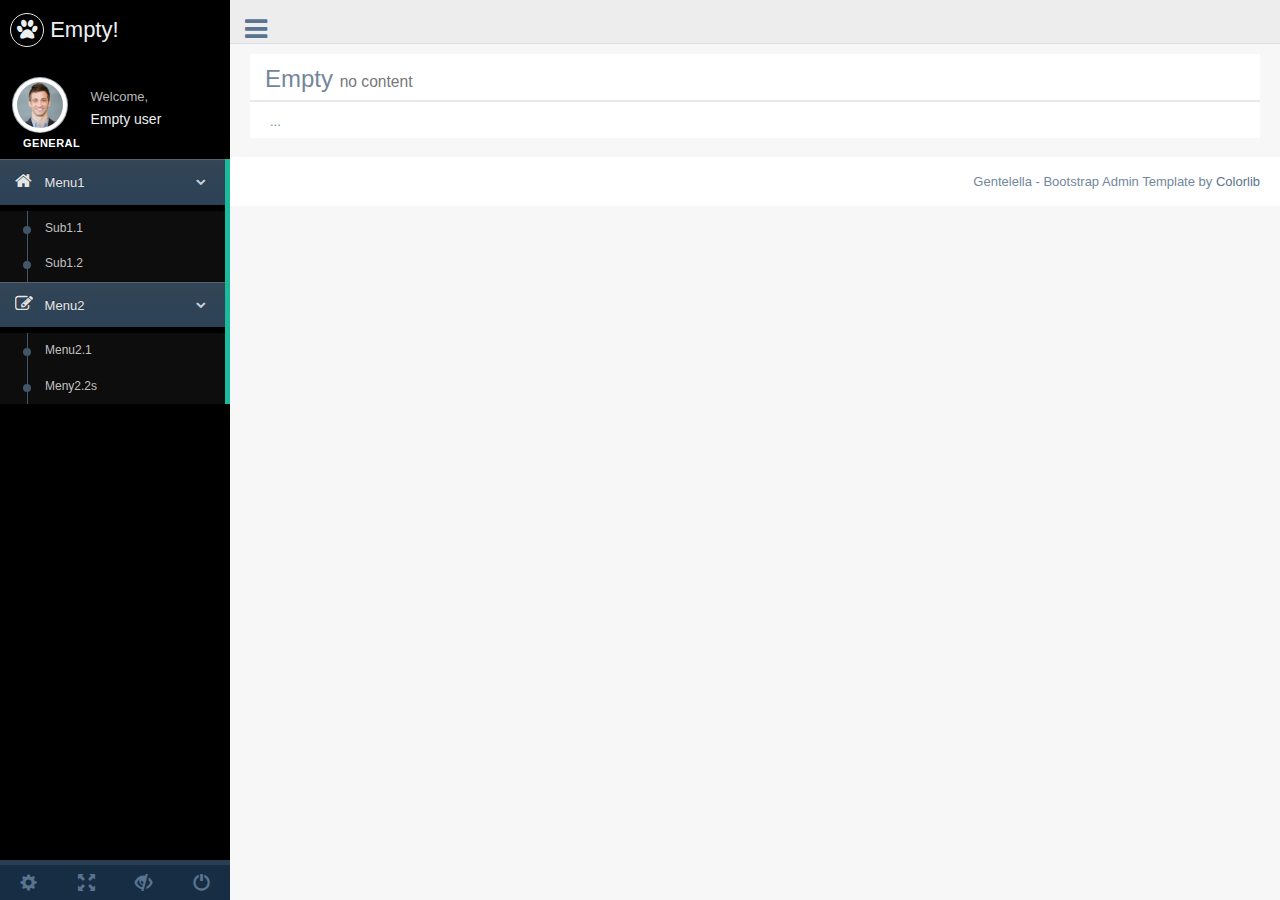
<file: empty.html>
<!DOCTYPE html>
<html lang="en">

<head>
    <meta http-equiv="Content-Type" content="text/html; charset=UTF-8">
    <!-- Meta, title, CSS, favicons, etc. -->
    <meta charset="utf-8">
    <meta http-equiv="X-UA-Compatible" content="IE=edge">
    <meta name="viewport" content="width=device-width, initial-scale=1">

    <title>Gentallela Alela! | </title>

    <!-- Bootstrap core CSS -->

    <link href="css/bootstrap.min.css" rel="stylesheet">

    <link href="fonts/css/font-awesome.min.css" rel="stylesheet">
    <link href="css/animate.min.css" rel="stylesheet">

    <!-- Custom styling plus plugins -->
    <link href="css/custom.css" rel="stylesheet">
    <link rel="stylesheet" type="text/css" href="css/maps/jquery-jvectormap-2.0.3.css" />
    <link href="css/icheck/flat/green.css" rel="stylesheet" />
    <link href="css/floatexamples.css" rel="stylesheet" type="text/css" />

    <script src="js/jquery.min.js"></script>
    <script src="js/nprogress.js"></script>

    <!--[if lt IE 9]>
    <script src="../assets/js/ie8-responsive-file-warning.js"></script>
    <![endif]-->

    <!-- HTML5 shim and Respond.js for IE8 support of HTML5 elements and media queries -->
    <!--[if lt IE 9]>
    <script src="https://oss.maxcdn.com/html5shiv/3.7.2/html5shiv.min.js"></script>
    <script src="https://oss.maxcdn.com/respond/1.4.2/respond.min.js"></script>
    <![endif]-->

</head>


<body class="nav-md">

    <div class="container body">
        <div class="main_container">
            <div class="col-md-3 left_col">
                <div class="left_col scroll-view">

                    <div class="navbar nav_title" style="border: 0;">
                        <a href="index.html" class="site_title"><i class="fa fa-paw"></i> <span>Empty!</span></a>
                    </div>
                    <div class="clearfix"></div>

                    <!-- menu prile quick info -->
                    <div class="profile">
                        <div class="profile_pic">
                            <img src="images/img.jpg" alt="..." class="img-circle profile_img">
                        </div>
                        <div class="profile_info">
                            <span>Welcome,</span>
                            <h2>Empty user</h2>
                        </div>
                    </div>
                    <!-- /menu prile quick info -->

                    <br />

                    <!-- sidebar menu -->
                    <div id="sidebar-menu" class="main_menu_side hidden-print main_menu">

                        <div class="menu_section">
                            <h3>General</h3>
                            <ul class="nav side-menu">
                                <li><a><i class="fa fa-home"></i> Menu1 <span class="fa fa-chevron-down"></span></a>
                                    <ul class="nav child_menu" style="display: none">
                                        <li><a href="empty.html">Sub1.1</a>
                                        </li>
                                        <li><a href="empty.html">Sub1.2</a>
                                        </li>
                                    </ul>
                                </li>
                                <li><a><i class="fa fa-edit"></i> Menu2 <span class="fa fa-chevron-down"></span></a>
                                    <ul class="nav child_menu" style="display: none">
                                        <li><a href="empty.html">Menu2.1</a>
                                        </li>
                                        <li><a href="empty.html">Meny2.2s</a>
                                        </li>
                                    </ul>
                                </li>
                            </ul>
                        </div>
                    </div>
                    <!-- /sidebar menu -->

                    <!-- /menu footer buttons -->
                    <div class="sidebar-footer hidden-small">
                        <a data-toggle="tooltip" data-placement="top" title="Settings">
                            <span class="glyphicon glyphicon-cog" aria-hidden="true"></span>
                        </a>
                        <a data-toggle="tooltip" data-placement="top" title="FullScreen">
                            <span class="glyphicon glyphicon-fullscreen" aria-hidden="true"></span>
                        </a>
                        <a data-toggle="tooltip" data-placement="top" title="Lock">
                            <span class="glyphicon glyphicon-eye-close" aria-hidden="true"></span>
                        </a>
                        <a data-toggle="tooltip" data-placement="top" title="Logout">
                            <span class="glyphicon glyphicon-off" aria-hidden="true"></span>
                        </a>
                    </div>
                    <!-- /menu footer buttons -->
                </div>
            </div>

            <!-- top navigation -->
            <div class="top_nav">

                <div class="nav_menu">
                    <nav class="" role="navigation">
                        <div class="nav toggle">
                            <a id="menu_toggle"><i class="fa fa-bars"></i></a>
                        </div>
                    </nav>
                </div>

            </div>
            <!-- /top navigation -->


            <!-- page content -->
            <div class="right_col" role="main">

                <div class="row">
                    <div class="col-md-12 col-sm-12 col-xs-12">
                        <div class="dashboard_graph">

                            <div class="row x_title">
                                <div class="col-md-6">
                                    <h3>Empty <small>no content</small></h3>
                                </div>
                                <div class="col-md-6">

                                </div>
                            </div>

                            <div class="col-md-12 col-sm-12 col-xs-12">
                                ...
                            </div>

                            <div class="clearfix"></div>
                        </div>
                    </div>

                </div>
                <br />

                <!-- footer content -->
                <footer>
                    <div class="pull-right">
                        Gentelella - Bootstrap Admin Template by <a href="https://colorlib.com">Colorlib</a>
                    </div>
                    <div class="clearfix"></div>
                </footer>
                <!-- /footer content -->
            </div>
            <!-- /page content -->

        </div>

    </div>

    <div id="custom_notifications" class="custom-notifications dsp_none">
        <ul class="list-unstyled notifications clearfix" data-tabbed_notifications="notif-group">
        </ul>
        <div class="clearfix"></div>
        <div id="notif-group" class="tabbed_notifications"></div>
    </div>

    <script src="js/bootstrap.min.js"></script>

    <!-- gauge js -->
    <script type="text/javascript" src="js/gauge/gauge.min.js"></script>
    <script type="text/javascript" src="js/gauge/gauge_demo.js"></script>
    <!-- chart js -->
    <script src="js/chartjs/chart.min.js"></script>
    <!-- bootstrap progress js -->
    <script src="js/progressbar/bootstrap-progressbar.min.js"></script>
    <!-- icheck -->
    <script src="js/icheck/icheck.min.js"></script>
    <!-- daterangepicker -->
    <script type="text/javascript" src="js/moment/moment.min.js"></script>
    <script type="text/javascript" src="js/datepicker/daterangepicker.js"></script>

    <script src="js/custom.js"></script>

    <!-- flot js -->
    <!--[if lte IE 8]><script type="text/javascript" src="js/excanvas.min.js"></script><![endif]-->
    <script type="text/javascript" src="js/flot/jquery.flot.js"></script>
    <script type="text/javascript" src="js/flot/jquery.flot.pie.js"></script>
    <script type="text/javascript" src="js/flot/jquery.flot.orderBars.js"></script>
    <script type="text/javascript" src="js/flot/jquery.flot.time.min.js"></script>
    <script type="text/javascript" src="js/flot/date.js"></script>
    <script type="text/javascript" src="js/flot/jquery.flot.spline.js"></script>
    <script type="text/javascript" src="js/flot/jquery.flot.stack.js"></script>
    <script type="text/javascript" src="js/flot/curvedLines.js"></script>
    <script type="text/javascript" src="js/flot/jquery.flot.resize.js"></script>
    <script>
        $(document).ready(function() {
            // [17, 74, 6, 39, 20, 85, 7]
            //[82, 23, 66, 9, 99, 6, 2]
            var data1 = [
                [gd(2012, 1, 1), 17],
                [gd(2012, 1, 2), 74],
                [gd(2012, 1, 3), 6],
                [gd(2012, 1, 4), 39],
                [gd(2012, 1, 5), 20],
                [gd(2012, 1, 6), 85],
                [gd(2012, 1, 7), 7]
            ];

            var data2 = [
                [gd(2012, 1, 1), 82],
                [gd(2012, 1, 2), 23],
                [gd(2012, 1, 3), 66],
                [gd(2012, 1, 4), 9],
                [gd(2012, 1, 5), 119],
                [gd(2012, 1, 6), 6],
                [gd(2012, 1, 7), 9]
            ];
            $("#canvas_dahs").length && $.plot($("#canvas_dahs"), [
                data1, data2
            ], {
                series: {
                    lines: {
                        show: false,
                        fill: true
                    },
                    splines: {
                        show: true,
                        tension: 0.4,
                        lineWidth: 1,
                        fill: 0.4
                    },
                    points: {
                        radius: 0,
                        show: true
                    },
                    shadowSize: 2
                },
                grid: {
                    verticalLines: true,
                    hoverable: true,
                    clickable: true,
                    tickColor: "#d5d5d5",
                    borderWidth: 1,
                    color: '#fff'
                },
                colors: ["rgba(38, 185, 154, 0.38)", "rgba(3, 88, 106, 0.38)"],
                xaxis: {
                    tickColor: "rgba(51, 51, 51, 0.06)",
                    mode: "time",
                    tickSize: [1, "day"],
                    //tickLength: 10,
                    axisLabel: "Date",
                    axisLabelUseCanvas: true,
                    axisLabelFontSizePixels: 12,
                    axisLabelFontFamily: 'Verdana, Arial',
                    axisLabelPadding: 10
                        //mode: "time", timeformat: "%m/%d/%y", minTickSize: [1, "day"]
                },
                yaxis: {
                    ticks: 8,
                    tickColor: "rgba(51, 51, 51, 0.06)",
                },
                tooltip: false
            });

            function gd(year, month, day) {
                return new Date(year, month - 1, day).getTime();
            }
        });
    </script>

    <!-- worldmap -->
    <script type="text/javascript" src="js/maps/jquery-jvectormap-2.0.3.min.js"></script>
    <script type="text/javascript" src="js/maps/gdp-data.js"></script>
    <script type="text/javascript" src="js/maps/jquery-jvectormap-world-mill-en.js"></script>
    <script type="text/javascript" src="js/maps/jquery-jvectormap-us-aea-en.js"></script>
    <!-- pace -->
    <script src="js/pace/pace.min.js"></script>
    <script>
        $(function() {
            $('#world-map-gdp').vectorMap({
                map: 'world_mill_en',
                backgroundColor: 'transparent',
                zoomOnScroll: false,
                series: {
                    regions: [{
                        values: gdpData,
                        scale: ['#E6F2F0', '#149B7E'],
                        normalizeFunction: 'polynomial'
                    }]
                },
                onRegionTipShow: function(e, el, code) {
                    el.html(el.html() + ' (GDP - ' + gdpData[code] + ')');
                }
            });
        });
    </script>
    <!-- skycons -->
    <script src="js/skycons/skycons.min.js"></script>
    <script>
        var icons = new Skycons({
                "color": "#73879C"
            }),
            list = [
                "clear-day", "clear-night", "partly-cloudy-day",
                "partly-cloudy-night", "cloudy", "rain", "sleet", "snow", "wind",
                "fog"
            ],
            i;

        for (i = list.length; i--;)
            icons.set(list[i], list[i]);

        icons.play();
    </script>

    <!-- dashbord linegraph -->
    <script>
        var doughnutData = [{
            value: 30,
            color: "#455C73"
        }, {
            value: 30,
            color: "#9B59B6"
        }, {
            value: 60,
            color: "#BDC3C7"
        }, {
            value: 100,
            color: "#26B99A"
        }, {
            value: 120,
            color: "#3498DB"
        }];
        var myDoughnut = new Chart(document.getElementById("canvas1").getContext("2d")).Doughnut(doughnutData);
    </script>
    <!-- /dashbord linegraph -->
    <!-- datepicker -->
    <script type="text/javascript">
        $(document).ready(function() {

            var cb = function(start, end, label) {
                console.log(start.toISOString(), end.toISOString(), label);
                $('#reportrange span').html(start.format('MMMM D, YYYY') + ' - ' + end.format('MMMM D, YYYY'));
                //alert("Callback has fired: [" + start.format('MMMM D, YYYY') + " to " + end.format('MMMM D, YYYY') + ", label = " + label + "]");
            }

            var optionSet1 = {
                startDate: moment().subtract(29, 'days'),
                endDate: moment(),
                minDate: '01/01/2012',
                maxDate: '12/31/2015',
                dateLimit: {
                    days: 60
                },
                showDropdowns: true,
                showWeekNumbers: true,
                timePicker: false,
                timePickerIncrement: 1,
                timePicker12Hour: true,
                ranges: {
                    'Today': [moment(), moment()],
                    'Yesterday': [moment().subtract(1, 'days'), moment().subtract(1, 'days')],
                    'Last 7 Days': [moment().subtract(6, 'days'), moment()],
                    'Last 30 Days': [moment().subtract(29, 'days'), moment()],
                    'This Month': [moment().startOf('month'), moment().endOf('month')],
                    'Last Month': [moment().subtract(1, 'month').startOf('month'), moment().subtract(1, 'month').endOf('month')]
                },
                opens: 'left',
                buttonClasses: ['btn btn-default'],
                applyClass: 'btn-small btn-primary',
                cancelClass: 'btn-small',
                format: 'MM/DD/YYYY',
                separator: ' to ',
                locale: {
                    applyLabel: 'Submit',
                    cancelLabel: 'Clear',
                    fromLabel: 'From',
                    toLabel: 'To',
                    customRangeLabel: 'Custom',
                    daysOfWeek: ['Su', 'Mo', 'Tu', 'We', 'Th', 'Fr', 'Sa'],
                    monthNames: ['January', 'February', 'March', 'April', 'May', 'June', 'July', 'August', 'September', 'October', 'November', 'December'],
                    firstDay: 1
                }
            };
            $('#reportrange span').html(moment().subtract(29, 'days').format('MMMM D, YYYY') + ' - ' + moment().format('MMMM D, YYYY'));
            $('#reportrange').daterangepicker(optionSet1, cb);
            $('#reportrange').on('show.daterangepicker', function() {
                console.log("show event fired");
            });
            $('#reportrange').on('hide.daterangepicker', function() {
                console.log("hide event fired");
            });
            $('#reportrange').on('apply.daterangepicker', function(ev, picker) {
                console.log("apply event fired, start/end dates are " + picker.startDate.format('MMMM D, YYYY') + " to " + picker.endDate.format('MMMM D, YYYY'));
            });
            $('#reportrange').on('cancel.daterangepicker', function(ev, picker) {
                console.log("cancel event fired");
            });
            $('#options1').click(function() {
                $('#reportrange').data('daterangepicker').setOptions(optionSet1, cb);
            });
            $('#options2').click(function() {
                $('#reportrange').data('daterangepicker').setOptions(optionSet2, cb);
            });
            $('#destroy').click(function() {
                $('#reportrange').data('daterangepicker').remove();
            });
        });
    </script>
    <script>
        NProgress.done();
    </script>
    <!-- /datepicker -->
    <!-- /footer content -->
</body>

</html>
</file>
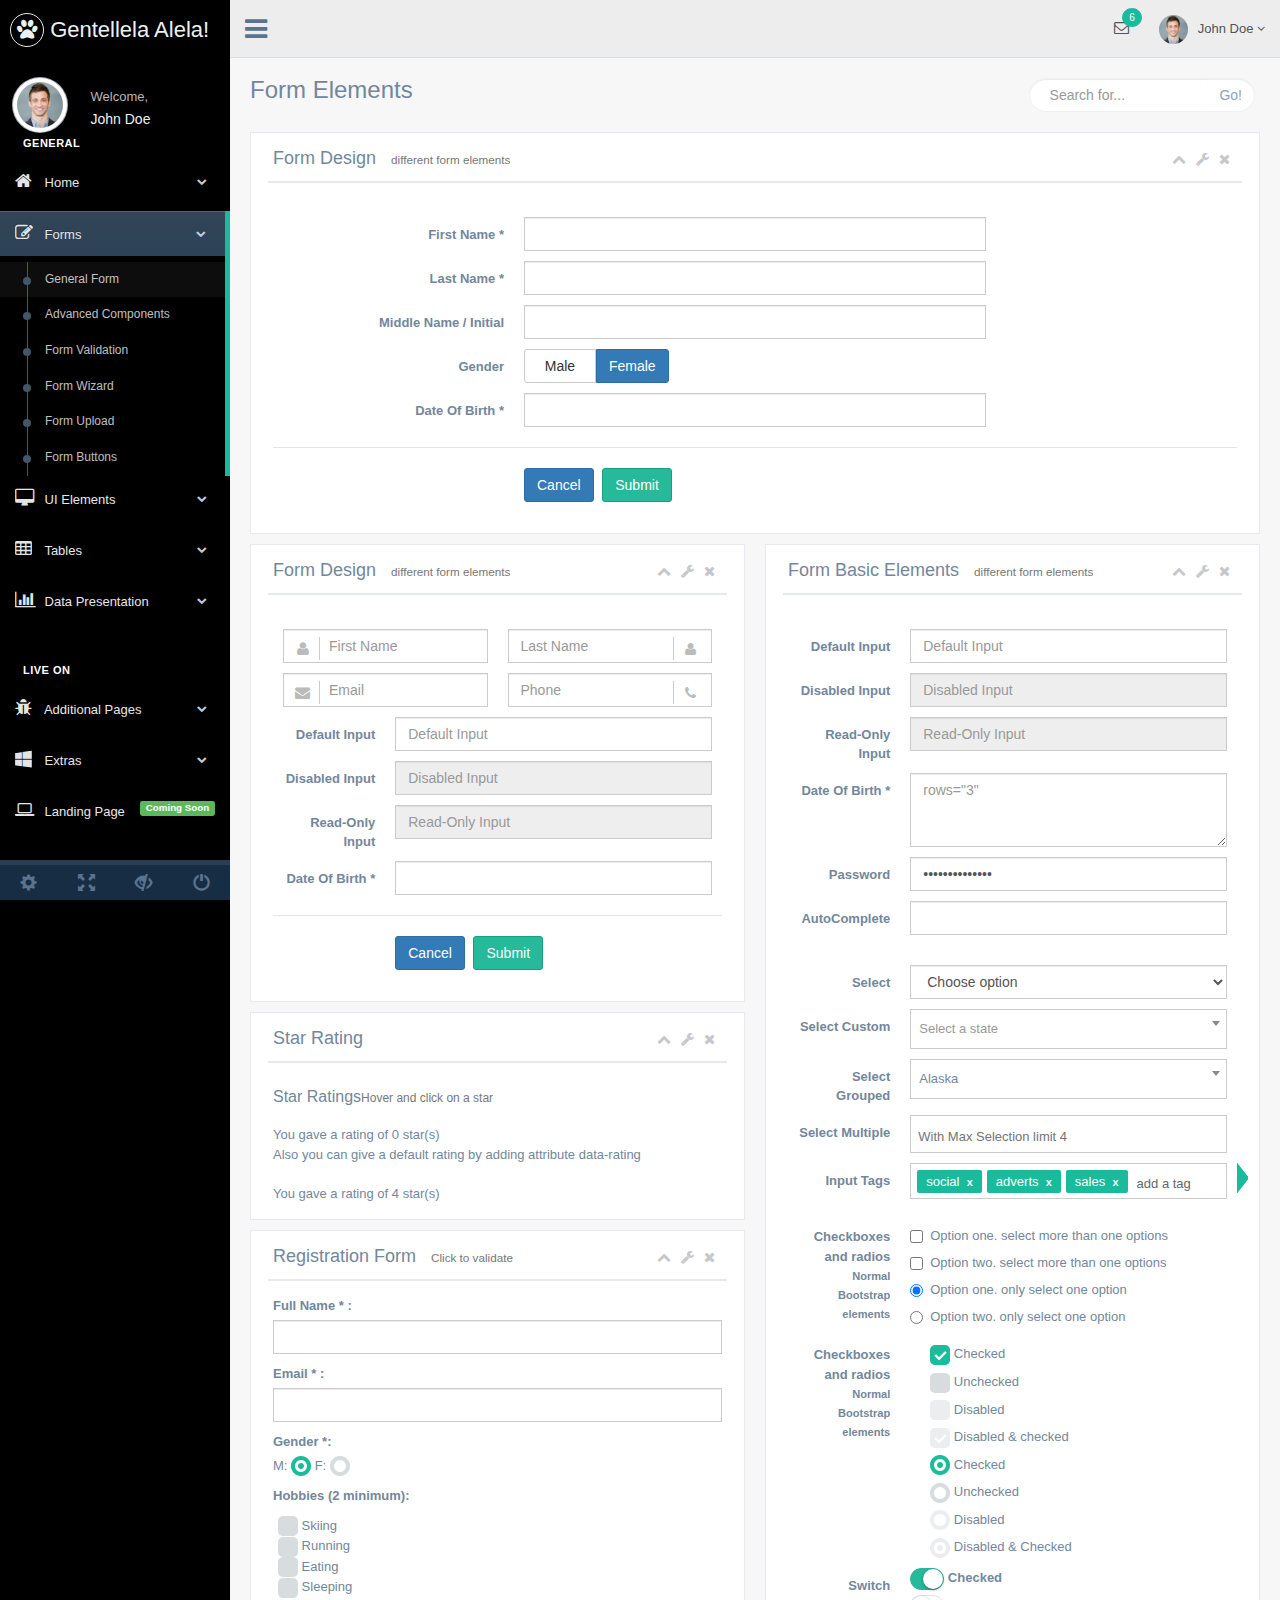
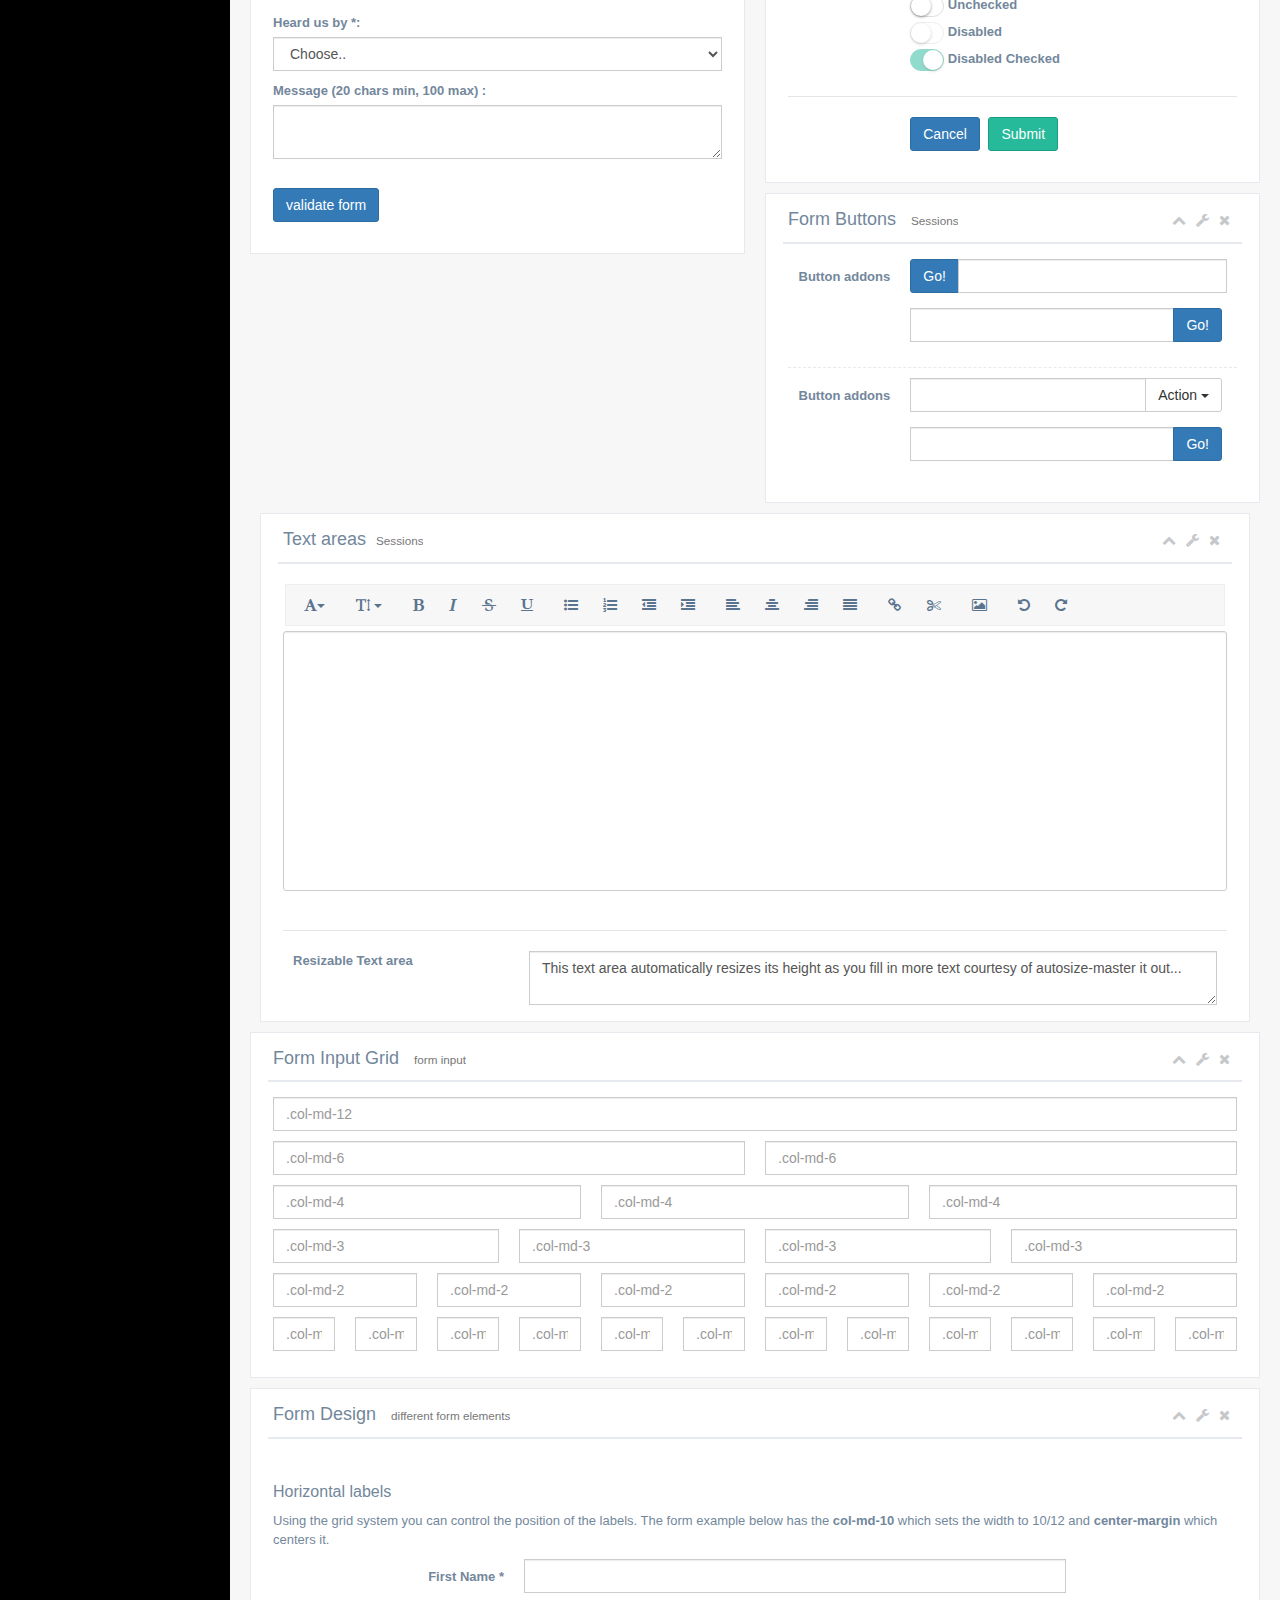
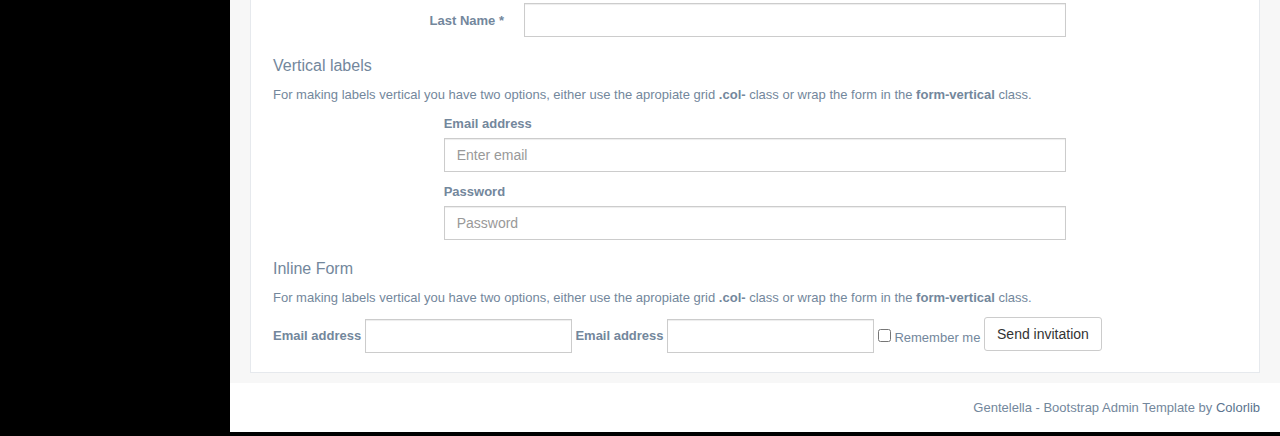
<file: form.html>
<!DOCTYPE html>
<html lang="en">

<head>
  <meta http-equiv="Content-Type" content="text/html; charset=UTF-8">
  <!-- Meta, title, CSS, favicons, etc. -->
  <meta charset="utf-8">
  <meta http-equiv="X-UA-Compatible" content="IE=edge">
  <meta name="viewport" content="width=device-width, initial-scale=1">

  <title>Gentellela Alela! | </title>

  <!-- Bootstrap core CSS -->

  <link href="css/bootstrap.min.css" rel="stylesheet">

  <link href="fonts/css/font-awesome.min.css" rel="stylesheet">
  <link href="css/animate.min.css" rel="stylesheet">

  <!-- Custom styling plus plugins -->
  <link href="css/custom.css" rel="stylesheet">
  <link href="css/icheck/flat/green.css" rel="stylesheet">
  <!-- editor -->
  <link href="css/editor/external/google-code-prettify/prettify.css" rel="stylesheet">
  <link href="css/editor/index.css" rel="stylesheet">
  <!-- select2 -->
  <link href="css/select/select2.min.css" rel="stylesheet">
  <!-- switchery -->
  <link rel="stylesheet" href="css/switchery/switchery.min.css" />

  <script src="js/jquery.min.js"></script>

  <!--[if lt IE 9]>
        <script src="../assets/js/ie8-responsive-file-warning.js"></script>
        <![endif]-->

  <!-- HTML5 shim and Respond.js for IE8 support of HTML5 elements and media queries -->
  <!--[if lt IE 9]>
          <script src="https://oss.maxcdn.com/html5shiv/3.7.2/html5shiv.min.js"></script>
          <script src="https://oss.maxcdn.com/respond/1.4.2/respond.min.js"></script>
        <![endif]-->

</head>


<body class="nav-md">

  <div class="container body">


    <div class="main_container">

      <div class="col-md-3 left_col">
        <div class="left_col scroll-view">

          <div class="navbar nav_title" style="border: 0;">
            <a href="index.html" class="site_title"><i class="fa fa-paw"></i> <span>Gentellela Alela!</span></a>
          </div>
          <div class="clearfix"></div>


          <!-- menu prile quick info -->
          <div class="profile">
            <div class="profile_pic">
              <img src="images/img.jpg" alt="..." class="img-circle profile_img">
            </div>
            <div class="profile_info">
              <span>Welcome,</span>
              <h2>John Doe</h2>
            </div>
          </div>
          <!-- /menu prile quick info -->

          <br />

          <!-- sidebar menu -->
          <div id="sidebar-menu" class="main_menu_side hidden-print main_menu">

            <div class="menu_section">
              <h3>General</h3>
              <ul class="nav side-menu">
                <li><a><i class="fa fa-home"></i> Home <span class="fa fa-chevron-down"></span></a>
                  <ul class="nav child_menu" style="display: none">
                    <li><a href="index.html">Dashboard</a>
                    </li>
                    <li><a href="index2.html">Dashboard2</a>
                    </li>
                    <li><a href="index3.html">Dashboard3</a>
                    </li>
                  </ul>
                </li>
                <li><a><i class="fa fa-edit"></i> Forms <span class="fa fa-chevron-down"></span></a>
                  <ul class="nav child_menu" style="display: none">
                    <li><a href="form.html">General Form</a>
                    </li>
                    <li><a href="form_advanced.html">Advanced Components</a>
                    </li>
                    <li><a href="form_validation.html">Form Validation</a>
                    </li>
                    <li><a href="form_wizards.html">Form Wizard</a>
                    </li>
                    <li><a href="form_upload.html">Form Upload</a>
                    </li>
                    <li><a href="form_buttons.html">Form Buttons</a>
                    </li>
                  </ul>
                </li>
                <li><a><i class="fa fa-desktop"></i> UI Elements <span class="fa fa-chevron-down"></span></a>
                  <ul class="nav child_menu" style="display: none">
                    <li><a href="general_elements.html">General Elements</a>
                    </li>
                    <li><a href="media_gallery.html">Media Gallery</a>
                    </li>
                    <li><a href="typography.html">Typography</a>
                    </li>
                    <li><a href="icons.html">Icons</a>
                    </li>
                    <li><a href="glyphicons.html">Glyphicons</a>
                    </li>
                    <li><a href="widgets.html">Widgets</a>
                    </li>
                    <li><a href="invoice.html">Invoice</a>
                    </li>
                    <li><a href="inbox.html">Inbox</a>
                    </li>
                    <li><a href="calendar.html">Calendar</a>
                    </li>
                  </ul>
                </li>
                <li><a><i class="fa fa-table"></i> Tables <span class="fa fa-chevron-down"></span></a>
                  <ul class="nav child_menu" style="display: none">
                    <li><a href="tables.html">Tables</a>
                    </li>
                    <li><a href="tables_dynamic.html">Table Dynamic</a>
                    </li>
                  </ul>
                </li>
                <li><a><i class="fa fa-bar-chart-o"></i> Data Presentation <span class="fa fa-chevron-down"></span></a>
                  <ul class="nav child_menu" style="display: none">
                    <li><a href="chartjs.html">Chart JS</a>
                    </li>
                    <li><a href="chartjs2.html">Chart JS2</a>
                    </li>
                    <li><a href="morisjs.html">Moris JS</a>
                    </li>
                    <li><a href="echarts.html">ECharts </a>
                    </li>
                    <li><a href="other_charts.html">Other Charts </a>
                    </li>
                  </ul>
                </li>
              </ul>
            </div>
            <div class="menu_section">
              <h3>Live On</h3>
              <ul class="nav side-menu">
                <li><a><i class="fa fa-bug"></i> Additional Pages <span class="fa fa-chevron-down"></span></a>
                  <ul class="nav child_menu" style="display: none">
                    <li><a href="e_commerce.html">E-commerce</a>
                    </li>
                    <li><a href="projects.html">Projects</a>
                    </li>
                    <li><a href="project_detail.html">Project Detail</a>
                    </li>
                    <li><a href="contacts.html">Contacts</a>
                    </li>
                    <li><a href="profile.html">Profile</a>
                    </li>
                  </ul>
                </li>
                <li><a><i class="fa fa-windows"></i> Extras <span class="fa fa-chevron-down"></span></a>
                  <ul class="nav child_menu" style="display: none">
                    <li><a href="page_404.html">404 Error</a>
                    </li>
                    <li><a href="page_500.html">500 Error</a>
                    </li>
                    <li><a href="plain_page.html">Plain Page</a>
                    </li>
                    <li><a href="login.html">Login Page</a>
                    </li>
                    <li><a href="pricing_tables.html">Pricing Tables</a>
                    </li>

                  </ul>
                </li>
                <li><a><i class="fa fa-laptop"></i> Landing Page <span class="label label-success pull-right">Coming Soon</span></a>
                </li>
              </ul>
            </div>

          </div>
          <!-- /sidebar menu -->

          <!-- /menu footer buttons -->
          <div class="sidebar-footer hidden-small">
            <a data-toggle="tooltip" data-placement="top" title="Settings">
              <span class="glyphicon glyphicon-cog" aria-hidden="true"></span>
            </a>
            <a data-toggle="tooltip" data-placement="top" title="FullScreen">
              <span class="glyphicon glyphicon-fullscreen" aria-hidden="true"></span>
            </a>
            <a data-toggle="tooltip" data-placement="top" title="Lock">
              <span class="glyphicon glyphicon-eye-close" aria-hidden="true"></span>
            </a>
            <a data-toggle="tooltip" data-placement="top" title="Logout">
              <span class="glyphicon glyphicon-off" aria-hidden="true"></span>
            </a>
          </div>
          <!-- /menu footer buttons -->
        </div>
      </div>

      <!-- top navigation -->
      <div class="top_nav">

        <div class="nav_menu">
          <nav class="" role="navigation">
            <div class="nav toggle">
              <a id="menu_toggle"><i class="fa fa-bars"></i></a>
            </div>

            <ul class="nav navbar-nav navbar-right">
              <li class="">
                <a href="javascript:;" class="user-profile dropdown-toggle" data-toggle="dropdown" aria-expanded="false">
                  <img src="images/img.jpg" alt="">John Doe
                  <span class=" fa fa-angle-down"></span>
                </a>
                <ul class="dropdown-menu dropdown-usermenu pull-right">
                  <li><a href="javascript:;">  Profile</a>
                  </li>
                  <li>
                    <a href="javascript:;">
                      <span class="badge bg-red pull-right">50%</span>
                      <span>Settings</span>
                    </a>
                  </li>
                  <li>
                    <a href="javascript:;">Help</a>
                  </li>
                  <li><a href="login.html"><i class="fa fa-sign-out pull-right"></i> Log Out</a>
                  </li>
                </ul>
              </li>

              <li role="presentation" class="dropdown">
                <a href="javascript:;" class="dropdown-toggle info-number" data-toggle="dropdown" aria-expanded="false">
                  <i class="fa fa-envelope-o"></i>
                  <span class="badge bg-green">6</span>
                </a>
                <ul id="menu1" class="dropdown-menu list-unstyled msg_list" role="menu">
                  <li>
                    <a>
                      <span class="image">
                                        <img src="images/img.jpg" alt="Profile Image" />
                                    </span>
                      <span>
                                        <span>John Smith</span>
                      <span class="time">3 mins ago</span>
                      </span>
                      <span class="message">
                                        Film festivals used to be do-or-die moments for movie makers. They were where...
                                    </span>
                    </a>
                  </li>
                  <li>
                    <a>
                      <span class="image">
                                        <img src="images/img.jpg" alt="Profile Image" />
                                    </span>
                      <span>
                                        <span>John Smith</span>
                      <span class="time">3 mins ago</span>
                      </span>
                      <span class="message">
                                        Film festivals used to be do-or-die moments for movie makers. They were where...
                                    </span>
                    </a>
                  </li>
                  <li>
                    <a>
                      <span class="image">
                                        <img src="images/img.jpg" alt="Profile Image" />
                                    </span>
                      <span>
                                        <span>John Smith</span>
                      <span class="time">3 mins ago</span>
                      </span>
                      <span class="message">
                                        Film festivals used to be do-or-die moments for movie makers. They were where...
                                    </span>
                    </a>
                  </li>
                  <li>
                    <a>
                      <span class="image">
                                        <img src="images/img.jpg" alt="Profile Image" />
                                    </span>
                      <span>
                                        <span>John Smith</span>
                      <span class="time">3 mins ago</span>
                      </span>
                      <span class="message">
                                        Film festivals used to be do-or-die moments for movie makers. They were where...
                                    </span>
                    </a>
                  </li>
                  <li>
                    <div class="text-center">
                      <a>
                        <strong>See All Alerts</strong>
                        <i class="fa fa-angle-right"></i>
                      </a>
                    </div>
                  </li>
                </ul>
              </li>

            </ul>
          </nav>
        </div>

      </div>
      <!-- /top navigation -->

      <!-- page content -->
      <div class="right_col" role="main">
        <div class="">

          <div class="page-title">
            <div class="title_left">
              <h3>Form Elements</h3>
            </div>
            <div class="title_right">
              <div class="col-md-5 col-sm-5 col-xs-12 form-group pull-right top_search">
                <div class="input-group">
                  <input type="text" class="form-control" placeholder="Search for...">
                  <span class="input-group-btn">
                            <button class="btn btn-default" type="button">Go!</button>
                        </span>
                </div>
              </div>
            </div>
          </div>
          <div class="clearfix"></div>
          <div class="row">
            <div class="col-md-12 col-sm-12 col-xs-12">
              <div class="x_panel">
                <div class="x_title">
                  <h2>Form Design <small>different form elements</small></h2>
                  <ul class="nav navbar-right panel_toolbox">
                    <li><a class="collapse-link"><i class="fa fa-chevron-up"></i></a>
                    </li>
                    <li class="dropdown">
                      <a href="#" class="dropdown-toggle" data-toggle="dropdown" role="button" aria-expanded="false"><i class="fa fa-wrench"></i></a>
                      <ul class="dropdown-menu" role="menu">
                        <li><a href="#">Settings 1</a>
                        </li>
                        <li><a href="#">Settings 2</a>
                        </li>
                      </ul>
                    </li>
                    <li><a class="close-link"><i class="fa fa-close"></i></a>
                    </li>
                  </ul>
                  <div class="clearfix"></div>
                </div>
                <div class="x_content">
                  <br />
                  <form id="demo-form2" data-parsley-validate class="form-horizontal form-label-left">

                    <div class="form-group">
                      <label class="control-label col-md-3 col-sm-3 col-xs-12" for="first-name">First Name <span class="required">*</span>
                      </label>
                      <div class="col-md-6 col-sm-6 col-xs-12">
                        <input type="text" id="first-name" required="required" class="form-control col-md-7 col-xs-12">
                      </div>
                    </div>
                    <div class="form-group">
                      <label class="control-label col-md-3 col-sm-3 col-xs-12" for="last-name">Last Name <span class="required">*</span>
                      </label>
                      <div class="col-md-6 col-sm-6 col-xs-12">
                        <input type="text" id="last-name" name="last-name" required="required" class="form-control col-md-7 col-xs-12">
                      </div>
                    </div>
                    <div class="form-group">
                      <label for="middle-name" class="control-label col-md-3 col-sm-3 col-xs-12">Middle Name / Initial</label>
                      <div class="col-md-6 col-sm-6 col-xs-12">
                        <input id="middle-name" class="form-control col-md-7 col-xs-12" type="text" name="middle-name">
                      </div>
                    </div>
                    <div class="form-group">
                      <label class="control-label col-md-3 col-sm-3 col-xs-12">Gender</label>
                      <div class="col-md-6 col-sm-6 col-xs-12">
                        <div id="gender" class="btn-group" data-toggle="buttons">
                          <label class="btn btn-default" data-toggle-class="btn-primary" data-toggle-passive-class="btn-default">
                            <input type="radio" name="gender" value="male"> &nbsp; Male &nbsp;
                          </label>
                          <label class="btn btn-primary" data-toggle-class="btn-primary" data-toggle-passive-class="btn-default">
                            <input type="radio" name="gender" value="female"> Female
                          </label>
                        </div>
                      </div>
                    </div>
                    <div class="form-group">
                      <label class="control-label col-md-3 col-sm-3 col-xs-12">Date Of Birth <span class="required">*</span>
                      </label>
                      <div class="col-md-6 col-sm-6 col-xs-12">
                        <input id="birthday" class="date-picker form-control col-md-7 col-xs-12" required="required" type="text">
                      </div>
                    </div>
                    <div class="ln_solid"></div>
                    <div class="form-group">
                      <div class="col-md-6 col-sm-6 col-xs-12 col-md-offset-3">
                        <button type="submit" class="btn btn-primary">Cancel</button>
                        <button type="submit" class="btn btn-success">Submit</button>
                      </div>
                    </div>

                  </form>
                </div>
              </div>
            </div>
          </div>

          <script type="text/javascript">
            $(document).ready(function() {
              $('#birthday').daterangepicker({
                singleDatePicker: true,
                calender_style: "picker_4"
              }, function(start, end, label) {
                console.log(start.toISOString(), end.toISOString(), label);
              });
            });
          </script>


          <div class="row">
            <div class="col-md-6 col-xs-12">
              <div class="x_panel">
                <div class="x_title">
                  <h2>Form Design <small>different form elements</small></h2>
                  <ul class="nav navbar-right panel_toolbox">
                    <li><a class="collapse-link"><i class="fa fa-chevron-up"></i></a>
                    </li>
                    <li class="dropdown">
                      <a href="#" class="dropdown-toggle" data-toggle="dropdown" role="button" aria-expanded="false"><i class="fa fa-wrench"></i></a>
                      <ul class="dropdown-menu" role="menu">
                        <li><a href="#">Settings 1</a>
                        </li>
                        <li><a href="#">Settings 2</a>
                        </li>
                      </ul>
                    </li>
                    <li><a class="close-link"><i class="fa fa-close"></i></a>
                    </li>
                  </ul>
                  <div class="clearfix"></div>
                </div>
                <div class="x_content">
                  <br />
                  <form class="form-horizontal form-label-left input_mask">

                    <div class="col-md-6 col-sm-6 col-xs-12 form-group has-feedback">
                      <input type="text" class="form-control has-feedback-left" id="inputSuccess2" placeholder="First Name">
                      <span class="fa fa-user form-control-feedback left" aria-hidden="true"></span>
                    </div>

                    <div class="col-md-6 col-sm-6 col-xs-12 form-group has-feedback">
                      <input type="text" class="form-control" id="inputSuccess3" placeholder="Last Name">
                      <span class="fa fa-user form-control-feedback right" aria-hidden="true"></span>
                    </div>

                    <div class="col-md-6 col-sm-6 col-xs-12 form-group has-feedback">
                      <input type="text" class="form-control has-feedback-left" id="inputSuccess4" placeholder="Email">
                      <span class="fa fa-envelope form-control-feedback left" aria-hidden="true"></span>
                    </div>

                    <div class="col-md-6 col-sm-6 col-xs-12 form-group has-feedback">
                      <input type="text" class="form-control" id="inputSuccess5" placeholder="Phone">
                      <span class="fa fa-phone form-control-feedback right" aria-hidden="true"></span>
                    </div>

                    <div class="form-group">
                      <label class="control-label col-md-3 col-sm-3 col-xs-12">Default Input</label>
                      <div class="col-md-9 col-sm-9 col-xs-12">
                        <input type="text" class="form-control" placeholder="Default Input">
                      </div>
                    </div>
                    <div class="form-group">
                      <label class="control-label col-md-3 col-sm-3 col-xs-12">Disabled Input </label>
                      <div class="col-md-9 col-sm-9 col-xs-12">
                        <input type="text" class="form-control" disabled="disabled" placeholder="Disabled Input">
                      </div>
                    </div>
                    <div class="form-group">
                      <label class="control-label col-md-3 col-sm-3 col-xs-12">Read-Only Input</label>
                      <div class="col-md-9 col-sm-9 col-xs-12">
                        <input type="text" class="form-control" readonly="readonly" placeholder="Read-Only Input">
                      </div>
                    </div>
                    <div class="form-group">
                      <label class="control-label col-md-3 col-sm-3 col-xs-12">Date Of Birth <span class="required">*</span>
                      </label>
                      <div class="col-md-9 col-sm-9 col-xs-12">
                        <input class="date-picker form-control col-md-7 col-xs-12" required="required" type="text">
                      </div>
                    </div>
                    <div class="ln_solid"></div>
                    <div class="form-group">
                      <div class="col-md-9 col-sm-9 col-xs-12 col-md-offset-3">
                        <button type="submit" class="btn btn-primary">Cancel</button>
                        <button type="submit" class="btn btn-success">Submit</button>
                      </div>
                    </div>

                  </form>
                </div>
              </div>

              <div class="x_panel">
                <div class="x_title">
                  <h2>Star Rating</h2>
                  <ul class="nav navbar-right panel_toolbox">
                    <li><a class="collapse-link"><i class="fa fa-chevron-up"></i></a>
                    </li>
                    <li class="dropdown">
                      <a href="#" class="dropdown-toggle" data-toggle="dropdown" role="button" aria-expanded="false"><i class="fa fa-wrench"></i></a>
                      <ul class="dropdown-menu" role="menu">
                        <li><a href="#">Settings 1</a>
                        </li>
                        <li><a href="#">Settings 2</a>
                        </li>
                      </ul>
                    </li>
                    <li><a class="close-link"><i class="fa fa-close"></i></a>
                    </li>
                  </ul>
                  <div class="clearfix"></div>
                </div>
                <div class="x_content">

                  <h4>Star Ratings<small>Hover and click on a star</small></h4>
                  <div>
                    <div id="stars" class="starrr lead"></div>
                    You gave a rating of <span id="count">0</span> star(s)
                  </div>


                  <p>Also you can give a default rating by adding attribute data-rating</p>
                  <div id="stars-existing" class="starrr lead" data-rating='4'></div>
                  You gave a rating of <span id="count-existing">4</span> star(s)


                </div>
              </div>


              <div class="x_panel">
                <div class="x_title">
                  <h2>Registration Form <small>Click to validate</small></h2>
                  <ul class="nav navbar-right panel_toolbox">
                    <li><a class="collapse-link"><i class="fa fa-chevron-up"></i></a>
                    </li>
                    <li class="dropdown">
                      <a href="#" class="dropdown-toggle" data-toggle="dropdown" role="button" aria-expanded="false"><i class="fa fa-wrench"></i></a>
                      <ul class="dropdown-menu" role="menu">
                        <li><a href="#">Settings 1</a>
                        </li>
                        <li><a href="#">Settings 2</a>
                        </li>
                      </ul>
                    </li>
                    <li><a class="close-link"><i class="fa fa-close"></i></a>
                    </li>
                  </ul>
                  <div class="clearfix"></div>
                </div>
                <div class="x_content">

                  <!-- start form for validation -->
                  <form id="demo-form" data-parsley-validate>
                    <label for="fullname">Full Name * :</label>
                    <input type="text" id="fullname" class="form-control" name="fullname" required />

                    <label for="email">Email * :</label>
                    <input type="email" id="email" class="form-control" name="email" data-parsley-trigger="change" required />

                    <label>Gender *:</label>
                    <p>
                      M:
                      <input type="radio" class="flat" name="gender" id="genderM" value="M" checked="" required /> F:
                      <input type="radio" class="flat" name="gender" id="genderF" value="F" />
                    </p>

                    <label>Hobbies (2 minimum):</label>
                    <p style="padding: 5px;">
                      <input type="checkbox" name="hobbies[]" id="hobby1" value="ski" data-parsley-mincheck="2" required class="flat" /> Skiing
                      <br />

                      <input type="checkbox" name="hobbies[]" id="hobby2" value="run" class="flat" /> Running
                      <br />

                      <input type="checkbox" name="hobbies[]" id="hobby3" value="eat" class="flat" /> Eating
                      <br />

                      <input type="checkbox" name="hobbies[]" id="hobby4" value="sleep" class="flat" /> Sleeping
                      <br />
                      <p>

                        <label for="heard">Heard us by *:</label>
                        <select id="heard" class="form-control" required>
                          <option value="">Choose..</option>
                          <option value="press">Press</option>
                          <option value="net">Internet</option>
                          <option value="mouth">Word of mouth</option>
                        </select>

                        <label for="message">Message (20 chars min, 100 max) :</label>
                        <textarea id="message" required="required" class="form-control" name="message" data-parsley-trigger="keyup" data-parsley-minlength="20" data-parsley-maxlength="100" data-parsley-minlength-message="Come on! You need to enter at least a 20 caracters long comment.."
                          data-parsley-validation-threshold="10"></textarea>

                        <br/>
                        <span class="btn btn-primary">validate form</span>

                  </form>
                  <!-- end form for validations -->

                </div>
              </div>


            </div>

            <div class="col-md-6 col-xs-12">
              <div class="x_panel">
                <div class="x_title">
                  <h2>Form Basic Elements <small>different form elements</small></h2>
                  <ul class="nav navbar-right panel_toolbox">
                    <li><a class="collapse-link"><i class="fa fa-chevron-up"></i></a>
                    </li>
                    <li class="dropdown">
                      <a href="#" class="dropdown-toggle" data-toggle="dropdown" role="button" aria-expanded="false"><i class="fa fa-wrench"></i></a>
                      <ul class="dropdown-menu" role="menu">
                        <li><a href="#">Settings 1</a>
                        </li>
                        <li><a href="#">Settings 2</a>
                        </li>
                      </ul>
                    </li>
                    <li><a class="close-link"><i class="fa fa-close"></i></a>
                    </li>
                  </ul>
                  <div class="clearfix"></div>
                </div>
                <div class="x_content">
                  <br />
                  <form class="form-horizontal form-label-left">

                    <div class="form-group">
                      <label class="control-label col-md-3 col-sm-3 col-xs-12">Default Input</label>
                      <div class="col-md-9 col-sm-9 col-xs-12">
                        <input type="text" class="form-control" placeholder="Default Input">
                      </div>
                    </div>
                    <div class="form-group">
                      <label class="control-label col-md-3 col-sm-3 col-xs-12">Disabled Input </label>
                      <div class="col-md-9 col-sm-9 col-xs-12">
                        <input type="text" class="form-control" disabled="disabled" placeholder="Disabled Input">
                      </div>
                    </div>
                    <div class="form-group">
                      <label class="control-label col-md-3 col-sm-3 col-xs-12">Read-Only Input</label>
                      <div class="col-md-9 col-sm-9 col-xs-12">
                        <input type="text" class="form-control" readonly="readonly" placeholder="Read-Only Input">
                      </div>
                    </div>
                    <div class="form-group">
                      <label class="control-label col-md-3 col-sm-3 col-xs-12">Date Of Birth <span class="required">*</span>
                      </label>
                      <div class="col-md-9 col-sm-9 col-xs-12">
                        <textarea class="form-control" rows="3" placeholder='rows="3"'></textarea>
                      </div>
                    </div>
                    <div class="form-group">
                      <label class="control-label col-md-3 col-sm-3 col-xs-12">Password</label>
                      <div class="col-md-9 col-sm-9 col-xs-12">
                        <input type="password" class="form-control" value="passwordonetwo">
                      </div>
                    </div>
                    <div class="form-group">
                      <label class="control-label col-md-3 col-sm-3 col-xs-12">AutoComplete</label>
                      <div class="col-md-9 col-sm-9 col-xs-12">
                        <input type="text" name="country" id="autocomplete-custom-append" class="form-control col-md-10" style="float: left;" />
                        <div id="autocomplete-container" style="position: relative; float: left; width: 400px; margin: 10px;"></div>
                      </div>
                    </div>
                    <div class="form-group">
                      <label class="control-label col-md-3 col-sm-3 col-xs-12">Select</label>
                      <div class="col-md-9 col-sm-9 col-xs-12">
                        <select class="form-control">
                          <option>Choose option</option>
                          <option>Option one</option>
                          <option>Option two</option>
                          <option>Option three</option>
                          <option>Option four</option>
                        </select>
                      </div>
                    </div>
                    <div class="form-group">
                      <label class="control-label col-md-3 col-sm-3 col-xs-12">Select Custom</label>
                      <div class="col-md-9 col-sm-9 col-xs-12">
                        <select class="select2_single form-control" tabindex="-1">
                          <option></option>
                          <option value="AK">Alaska</option>
                          <option value="HI">Hawaii</option>
                          <option value="CA">California</option>
                          <option value="NV">Nevada</option>
                          <option value="OR">Oregon</option>
                          <option value="WA">Washington</option>
                          <option value="AZ">Arizona</option>
                          <option value="CO">Colorado</option>
                          <option value="ID">Idaho</option>
                          <option value="MT">Montana</option>
                          <option value="NE">Nebraska</option>
                          <option value="NM">New Mexico</option>
                          <option value="ND">North Dakota</option>
                          <option value="UT">Utah</option>
                          <option value="WY">Wyoming</option>
                          <option value="AR">Arkansas</option>
                          <option value="IL">Illinois</option>
                          <option value="IA">Iowa</option>
                          <option value="KS">Kansas</option>
                          <option value="KY">Kentucky</option>
                          <option value="LA">Louisiana</option>
                          <option value="MN">Minnesota</option>
                          <option value="MS">Mississippi</option>
                          <option value="MO">Missouri</option>
                          <option value="OK">Oklahoma</option>
                          <option value="SD">South Dakota</option>
                          <option value="TX">Texas</option>
                        </select>
                      </div>
                    </div>
                    <div class="form-group">
                      <label class="control-label col-md-3 col-sm-3 col-xs-12">Select Grouped</label>
                      <div class="col-md-9 col-sm-9 col-xs-12">
                        <select class="select2_group form-control">
                          <optgroup label="Alaskan/Hawaiian Time Zone">
                            <option value="AK">Alaska</option>
                            <option value="HI">Hawaii</option>
                          </optgroup>
                          <optgroup label="Pacific Time Zone">
                            <option value="CA">California</option>
                            <option value="NV">Nevada</option>
                            <option value="OR">Oregon</option>
                            <option value="WA">Washington</option>
                          </optgroup>
                          <optgroup label="Mountain Time Zone">
                            <option value="AZ">Arizona</option>
                            <option value="CO">Colorado</option>
                            <option value="ID">Idaho</option>
                            <option value="MT">Montana</option>
                            <option value="NE">Nebraska</option>
                            <option value="NM">New Mexico</option>
                            <option value="ND">North Dakota</option>
                            <option value="UT">Utah</option>
                            <option value="WY">Wyoming</option>
                          </optgroup>
                          <optgroup label="Central Time Zone">
                            <option value="AL">Alabama</option>
                            <option value="AR">Arkansas</option>
                            <option value="IL">Illinois</option>
                            <option value="IA">Iowa</option>
                            <option value="KS">Kansas</option>
                            <option value="KY">Kentucky</option>
                            <option value="LA">Louisiana</option>
                            <option value="MN">Minnesota</option>
                            <option value="MS">Mississippi</option>
                            <option value="MO">Missouri</option>
                            <option value="OK">Oklahoma</option>
                            <option value="SD">South Dakota</option>
                            <option value="TX">Texas</option>
                            <option value="TN">Tennessee</option>
                            <option value="WI">Wisconsin</option>
                          </optgroup>
                          <optgroup label="Eastern Time Zone">
                            <option value="CT">Connecticut</option>
                            <option value="DE">Delaware</option>
                            <option value="FL">Florida</option>
                            <option value="GA">Georgia</option>
                            <option value="IN">Indiana</option>
                            <option value="ME">Maine</option>
                            <option value="MD">Maryland</option>
                            <option value="MA">Massachusetts</option>
                            <option value="MI">Michigan</option>
                            <option value="NH">New Hampshire</option>
                            <option value="NJ">New Jersey</option>
                            <option value="NY">New York</option>
                            <option value="NC">North Carolina</option>
                            <option value="OH">Ohio</option>
                            <option value="PA">Pennsylvania</option>
                            <option value="RI">Rhode Island</option>
                            <option value="SC">South Carolina</option>
                            <option value="VT">Vermont</option>
                            <option value="VA">Virginia</option>
                            <option value="WV">West Virginia</option>
                          </optgroup>
                        </select>
                      </div>
                    </div>
                    <div class="form-group">
                      <label class="control-label col-md-3 col-sm-3 col-xs-12">Select Multiple</label>
                      <div class="col-md-9 col-sm-9 col-xs-12">
                        <select class="select2_multiple form-control" multiple="multiple">
                          <option>Choose option</option>
                          <option>Option one</option>
                          <option>Option two</option>
                          <option>Option three</option>
                          <option>Option four</option>
                          <option>Option five</option>
                          <option>Option six</option>
                        </select>
                      </div>
                    </div>

                    <div class="control-group">
                      <label class="control-label col-md-3 col-sm-3 col-xs-12">Input Tags</label>
                      <div class="col-md-9 col-sm-9 col-xs-12">
                        <input id="tags_1" type="text" class="tags form-control" value="social, adverts, sales" />
                        <div id="suggestions-container" style="position: relative; float: left; width: 250px; margin: 10px;"></div>
                      </div>
                    </div>
                    <div class="form-group">
                      <label class="col-md-3 col-sm-3 col-xs-12 control-label">Checkboxes and radios
                        <br>
                        <small class="text-navy">Normal Bootstrap elements</small>
                      </label>

                      <div class="col-md-9 col-sm-9 col-xs-12">
                        <div class="checkbox">
                          <label>
                            <input type="checkbox" value=""> Option one. select more than one options
                          </label>
                        </div>
                        <div class="checkbox">
                          <label>
                            <input type="checkbox" value=""> Option two. select more than one options
                          </label>
                        </div>
                        <div class="radio">
                          <label>
                            <input type="radio" checked="" value="option1" id="optionsRadios1" name="optionsRadios"> Option one. only select one option
                          </label>
                        </div>
                        <div class="radio">
                          <label>
                            <input type="radio" value="option2" id="optionsRadios2" name="optionsRadios"> Option two. only select one option
                          </label>
                        </div>
                      </div>
                    </div>

                    <div class="form-group">
                      <label class="col-md-3 col-sm-3 col-xs-12 control-label">Checkboxes and radios
                        <br>
                        <small class="text-navy">Normal Bootstrap elements</small>
                      </label>

                      <div class="col-md-9 col-sm-9 col-xs-12">
                        <div class="checkbox">
                          <label>
                            <input type="checkbox" class="flat" checked="checked"> Checked
                          </label>
                        </div>
                        <div class="checkbox">
                          <label>
                            <input type="checkbox" class="flat"> Unchecked
                          </label>
                        </div>
                        <div class="checkbox">
                          <label>
                            <input type="checkbox" class="flat" disabled="disabled"> Disabled
                          </label>
                        </div>
                        <div class="checkbox">
                          <label>
                            <input type="checkbox" class="flat" disabled="disabled" checked="checked"> Disabled & checked
                          </label>
                        </div>
                        <div class="radio">
                          <label>
                            <input type="radio" class="flat" checked name="iCheck"> Checked
                          </label>
                        </div>
                        <div class="radio">
                          <label>
                            <input type="radio" class="flat" name="iCheck"> Unchecked
                          </label>
                        </div>
                        <div class="radio">
                          <label>
                            <input type="radio" class="flat" name="iCheck" disabled="disabled"> Disabled
                          </label>
                        </div>
                        <div class="radio">
                          <label>
                            <input type="radio" class="flat" name="iCheck3" disabled="disabled" checked> Disabled & Checked
                          </label>
                        </div>
                      </div>
                    </div>
                    <div class="form-group">
                      <label class="control-label col-md-3 col-sm-3 col-xs-12">Switch</label>
                      <div class="col-md-9 col-sm-9 col-xs-12">
                        <div class="">
                          <label>
                            <input type="checkbox" class="js-switch" checked /> Checked
                          </label>
                        </div>
                        <div class="">
                          <label>
                            <input type="checkbox" class="js-switch" /> Unchecked
                          </label>
                        </div>
                        <div class="">
                          <label>
                            <input type="checkbox" class="js-switch" disabled="disabled" /> Disabled
                          </label>
                        </div>
                        <div class="">
                          <label>
                            <input type="checkbox" class="js-switch" disabled="disabled" checked="checked" /> Disabled Checked
                          </label>
                        </div>
                      </div>
                    </div>


                    <div class="ln_solid"></div>
                    <div class="form-group">
                      <div class="col-md-9 col-sm-9 col-xs-12 col-md-offset-3">
                        <button type="submit" class="btn btn-primary">Cancel</button>
                        <button type="submit" class="btn btn-success">Submit</button>
                      </div>
                    </div>

                  </form>
                </div>
              </div>
            </div>


            <div class="col-md-6 col-sm-12 col-xs-12">
              <div class="x_panel">
                <div class="x_title">
                  <h2>Form Buttons <small>Sessions</small></h2>
                  <ul class="nav navbar-right panel_toolbox">
                    <li><a class="collapse-link"><i class="fa fa-chevron-up"></i></a>
                    </li>
                    <li class="dropdown">
                      <a href="#" class="dropdown-toggle" data-toggle="dropdown" role="button" aria-expanded="false"><i class="fa fa-wrench"></i></a>
                      <ul class="dropdown-menu" role="menu">
                        <li><a href="#">Settings 1</a>
                        </li>
                        <li><a href="#">Settings 2</a>
                        </li>
                      </ul>
                    </li>
                    <li><a class="close-link"><i class="fa fa-close"></i></a>
                    </li>
                  </ul>
                  <div class="clearfix"></div>
                </div>
                <div class="x_content">

                  <form class="form-horizontal form-label-left">

                    <div class="form-group">
                      <label class="col-sm-3 control-label">Button addons</label>

                      <div class="col-sm-9">
                        <div class="input-group">
                          <span class="input-group-btn">
                                            <button type="button" class="btn btn-primary">Go!</button>
                                        </span>
                          <input type="text" class="form-control">
                        </div>
                        <div class="input-group">
                          <input type="text" class="form-control">
                          <span class="input-group-btn">
                                            <button type="button" class="btn btn-primary">Go!</button>
                                        </span>
                        </div>
                      </div>
                    </div>
                    <div class="divider-dashed"></div>

                    <div class="form-group">
                      <label class="col-sm-3 control-label">Button addons</label>

                      <div class="col-sm-9">
                        <div class="input-group">
                          <input type="text" class="form-control" aria-label="Text input with dropdown button">
                          <div class="input-group-btn">
                            <button type="button" class="btn btn-default dropdown-toggle" data-toggle="dropdown" aria-expanded="false">Action <span class="caret"></span>
                            </button>
                            <ul class="dropdown-menu dropdown-menu-right" role="menu">
                              <li><a href="#">Action</a>
                              </li>
                              <li><a href="#">Another action</a>
                              </li>
                              <li><a href="#">Something else here</a>
                              </li>
                              <li class="divider"></li>
                              <li><a href="#">Separated link</a>
                              </li>
                            </ul>
                          </div>
                          <!-- /btn-group -->
                        </div>
                        <div class="input-group">
                          <input type="text" class="form-control">
                          <span class="input-group-btn">
                                            <button type="button" class="btn btn-primary">Go!</button>
                                        </span>
                        </div>
                      </div>
                    </div>
                  </form>

                </div>
              </div>
            </div>
          </div>



          <div class="col-md-12 col-sm-12 col-xs-12">
            <div class="x_panel">
              <div class="x_title">
                <h2>Text areas<small>Sessions</small></h2>
                <ul class="nav navbar-right panel_toolbox">
                  <li><a class="collapse-link"><i class="fa fa-chevron-up"></i></a>
                  </li>
                  <li class="dropdown">
                    <a href="#" class="dropdown-toggle" data-toggle="dropdown" role="button" aria-expanded="false"><i class="fa fa-wrench"></i></a>
                    <ul class="dropdown-menu" role="menu">
                      <li><a href="#">Settings 1</a>
                      </li>
                      <li><a href="#">Settings 2</a>
                      </li>
                    </ul>
                  </li>
                  <li><a class="close-link"><i class="fa fa-close"></i></a>
                  </li>
                </ul>
                <div class="clearfix"></div>
              </div>
              <div class="x_content">


                <div id="alerts"></div>
                <div class="btn-toolbar editor" data-role="editor-toolbar" data-target="#editor">
                  <div class="btn-group">
                    <a class="btn dropdown-toggle" data-toggle="dropdown" title="Font"><i class="fa fa-font"></i><b class="caret"></b></a>
                    <ul class="dropdown-menu">
                    </ul>
                  </div>
                  <div class="btn-group">
                    <a class="btn dropdown-toggle" data-toggle="dropdown" title="Font Size"><i class="fa fa-text-height"></i>&nbsp;<b class="caret"></b></a>
                    <ul class="dropdown-menu">
                      <li>
                        <a data-edit="fontSize 5">
                          <p style="font-size:17px">Huge</p>
                        </a>
                      </li>
                      <li>
                        <a data-edit="fontSize 3">
                          <p style="font-size:14px">Normal</p>
                        </a>
                      </li>
                      <li>
                        <a data-edit="fontSize 1">
                          <p style="font-size:11px">Small</p>
                        </a>
                      </li>
                    </ul>
                  </div>
                  <div class="btn-group">
                    <a class="btn" data-edit="bold" title="Bold (Ctrl/Cmd+B)"><i class="fa fa-bold"></i></a>
                    <a class="btn" data-edit="italic" title="Italic (Ctrl/Cmd+I)"><i class="fa fa-italic"></i></a>
                    <a class="btn" data-edit="strikethrough" title="Strikethrough"><i class="fa fa-strikethrough"></i></a>
                    <a class="btn" data-edit="underline" title="Underline (Ctrl/Cmd+U)"><i class="fa fa-underline"></i></a>
                  </div>
                  <div class="btn-group">
                    <a class="btn" data-edit="insertunorderedlist" title="Bullet list"><i class="fa fa-list-ul"></i></a>
                    <a class="btn" data-edit="insertorderedlist" title="Number list"><i class="fa fa-list-ol"></i></a>
                    <a class="btn" data-edit="outdent" title="Reduce indent (Shift+Tab)"><i class="fa fa-dedent"></i></a>
                    <a class="btn" data-edit="indent" title="Indent (Tab)"><i class="fa fa-indent"></i></a>
                  </div>
                  <div class="btn-group">
                    <a class="btn" data-edit="justifyleft" title="Align Left (Ctrl/Cmd+L)"><i class="fa fa-align-left"></i></a>
                    <a class="btn" data-edit="justifycenter" title="Center (Ctrl/Cmd+E)"><i class="fa fa-align-center"></i></a>
                    <a class="btn" data-edit="justifyright" title="Align Right (Ctrl/Cmd+R)"><i class="fa fa-align-right"></i></a>
                    <a class="btn" data-edit="justifyfull" title="Justify (Ctrl/Cmd+J)"><i class="fa fa-align-justify"></i></a>
                  </div>
                  <div class="btn-group">
                    <a class="btn dropdown-toggle" data-toggle="dropdown" title="Hyperlink"><i class="fa fa-link"></i></a>
                    <div class="dropdown-menu input-append">
                      <input class="span2" placeholder="URL" type="text" data-edit="createLink" />
                      <button class="btn" type="button">Add</button>
                    </div>
                    <a class="btn" data-edit="unlink" title="Remove Hyperlink"><i class="fa fa-cut"></i></a>

                  </div>

                  <div class="btn-group">
                    <a class="btn" title="Insert picture (or just drag & drop)" id="pictureBtn"><i class="fa fa-picture-o"></i></a>
                    <input type="file" data-role="magic-overlay" data-target="#pictureBtn" data-edit="insertImage" />
                  </div>
                  <div class="btn-group">
                    <a class="btn" data-edit="undo" title="Undo (Ctrl/Cmd+Z)"><i class="fa fa-undo"></i></a>
                    <a class="btn" data-edit="redo" title="Redo (Ctrl/Cmd+Y)"><i class="fa fa-repeat"></i></a>
                  </div>
                </div>

                <div id="editor">

                </div>
                <textarea name="descr" id="descr" style="display:none;"></textarea>
                <br />

                <div class="ln_solid"></div>

                <div class="form-group">
                  <label class="control-label col-md-3 col-sm-3 col-xs-12">Resizable Text area</label>
                  <div class="col-md-9 col-sm-9 col-xs-12">
                    <textarea class="resizable_textarea form-control" style="width: 100%; overflow: hidden; word-wrap: break-word; resize: horizontal; height: 87px;">This text area automatically resizes its height as you fill in more text courtesy of autosize-master it out...
                    </textarea>
                  </div>
                </div>

              </div>
            </div>
          </div>


          <div class="x_panel">
            <div class="x_title">
              <h2>Form Input Grid <small>form input </small></h2>
              <ul class="nav navbar-right panel_toolbox">
                <li><a class="collapse-link"><i class="fa fa-chevron-up"></i></a>
                </li>
                <li class="dropdown">
                  <a href="#" class="dropdown-toggle" data-toggle="dropdown" role="button" aria-expanded="false"><i class="fa fa-wrench"></i></a>
                  <ul class="dropdown-menu" role="menu">
                    <li><a href="#">Settings 1</a>
                    </li>
                    <li><a href="#">Settings 2</a>
                    </li>
                  </ul>
                </li>
                <li><a class="close-link"><i class="fa fa-close"></i></a>
                </li>
              </ul>
              <div class="clearfix"></div>
            </div>
            <div class="x_content">

              <div class="row">

                <div class="col-md-12 col-sm-12 col-xs-12 form-group">
                  <input type="text" placeholder=".col-md-12" class="form-control">
                </div>

                <div class="col-md-6 col-sm-12 col-xs-12 form-group">
                  <input type="text" placeholder=".col-md-6" class="form-control">
                </div>

                <div class="col-md-6 col-sm-12 col-xs-12 form-group">
                  <input type="text" placeholder=".col-md-6" class="form-control">
                </div>


                <div class="col-md-4 col-sm-12 col-xs-12 form-group">
                  <input type="text" placeholder=".col-md-4" class="form-control">
                </div>

                <div class="col-md-4 col-sm-12 col-xs-12 form-group">
                  <input type="text" placeholder=".col-md-4" class="form-control">
                </div>

                <div class="col-md-4 col-sm-12 col-xs-12 form-group">
                  <input type="text" placeholder=".col-md-4" class="form-control">
                </div>


                <div class="col-md-3 col-sm-12 col-xs-12 form-group">
                  <input type="text" placeholder=".col-md-3" class="form-control">
                </div>

                <div class="col-md-3 col-sm-12 col-xs-12 form-group">
                  <input type="text" placeholder=".col-md-3" class="form-control">
                </div>

                <div class="col-md-3 col-sm-12 col-xs-12 form-group">
                  <input type="text" placeholder=".col-md-3" class="form-control">
                </div>

                <div class="col-md-3 col-sm-12 col-xs-12 form-group">
                  <input type="text" placeholder=".col-md-3" class="form-control">
                </div>


                <div class="col-md-2 col-sm-12 col-xs-12 form-group">
                  <input type="text" placeholder=".col-md-2" class="form-control">
                </div>

                <div class="col-md-2 col-sm-12 col-xs-12 form-group">
                  <input type="text" placeholder=".col-md-2" class="form-control">
                </div>

                <div class="col-md-2 col-sm-12 col-xs-12 form-group">
                  <input type="text" placeholder=".col-md-2" class="form-control">
                </div>

                <div class="col-md-2 col-sm-12 col-xs-12 form-group">
                  <input type="text" placeholder=".col-md-2" class="form-control">
                </div>

                <div class="col-md-2 col-sm-12 col-xs-12 form-group">
                  <input type="text" placeholder=".col-md-2" class="form-control">
                </div>

                <div class="col-md-2 col-sm-12 col-xs-12 form-group">
                  <input type="text" placeholder=".col-md-2" class="form-control">
                </div>


                <div class="col-md-1 col-sm-12 col-xs-12 form-group">
                  <input type="text" placeholder=".col-md-1" class="form-control">
                </div>

                <div class="col-md-1 col-sm-12 col-xs-12 form-group">
                  <input type="text" placeholder=".col-md-1" class="form-control">
                </div>

                <div class="col-md-1 col-sm-12 col-xs-12 form-group">
                  <input type="text" placeholder=".col-md-1" class="form-control">
                </div>

                <div class="col-md-1 col-sm-12 col-xs-12 form-group">
                  <input type="text" placeholder=".col-md-1" class="form-control">
                </div>

                <div class="col-md-1 col-sm-12 col-xs-12 form-group">
                  <input type="text" placeholder=".col-md-1" class="form-control">
                </div>

                <div class="col-md-1 col-sm-12 col-xs-12 form-group">
                  <input type="text" placeholder=".col-md-1" class="form-control">
                </div>

                <div class="col-md-1 col-sm-12 col-xs-12 form-group">
                  <input type="text" placeholder=".col-md-1" class="form-control">
                </div>

                <div class="col-md-1 col-sm-12 col-xs-12 form-group">
                  <input type="text" placeholder=".col-md-1" class="form-control">
                </div>

                <div class="col-md-1 col-sm-12 col-xs-12 form-group">
                  <input type="text" placeholder=".col-md-1" class="form-control">
                </div>

                <div class="col-md-1 col-sm-12 col-xs-12 form-group">
                  <input type="text" placeholder=".col-md-1" class="form-control">
                </div>

                <div class="col-md-1 col-sm-12 col-xs-12 form-group">
                  <input type="text" placeholder=".col-md-1" class="form-control">
                </div>

                <div class="col-md-1 col-sm-12 col-xs-12 form-group">
                  <input type="text" placeholder=".col-md-1" class="form-control">
                </div>
              </div>

            </div>
          </div>


          <div class="x_panel">
            <div class="x_title">
              <h2>Form Design <small>different form elements</small></h2>
              <ul class="nav navbar-right panel_toolbox">
                <li><a class="collapse-link"><i class="fa fa-chevron-up"></i></a>
                </li>
                <li class="dropdown">
                  <a href="#" class="dropdown-toggle" data-toggle="dropdown" role="button" aria-expanded="false"><i class="fa fa-wrench"></i></a>
                  <ul class="dropdown-menu" role="menu">
                    <li><a href="#">Settings 1</a>
                    </li>
                    <li><a href="#">Settings 2</a>
                    </li>
                  </ul>
                </li>
                <li><a class="close-link"><i class="fa fa-close"></i></a>
                </li>
              </ul>
              <div class="clearfix"></div>
            </div>
            <div class="x_content">
              <br />

              <h4>Horizontal labels</h4>
              <p class="font-gray-dark">
                Using the grid system you can control the position of the labels. The form example below has the <b>col-md-10</b> which sets the width to 10/12 and <b>center-margin</b> which centers it.
              </p>
              <form class="form-horizontal form-label-left">
                <div class="form-group">
                  <label class="control-label col-md-3" for="first-name">First Name <span class="required">*</span>
                  </label>
                  <div class="col-md-7">
                    <input type="text" id="first-name2" required="required" class="form-control col-md-7 col-xs-12">
                  </div>
                </div>
                <div class="form-group">
                  <label class="control-label col-md-3" for="last-name">Last Name <span class="required">*</span>
                  </label>
                  <div class="col-md-7">
                    <input type="text" id="last-name2" name="last-name" required="required" class="form-control col-md-7 col-xs-12">
                  </div>
                </div>
              </form>


              <h4>Vertical labels</h4>
              <p class="font-gray-dark">
                For making labels vertical you have two options, either use the apropiate grid <b>.col-</b> class or wrap the form in the <b>form-vertical</b> class.
              </p>
              <div class="col-md-8 center-margin">
                <form class="form-horizontal form-label-left">
                  <div class="form-group">
                    <label>Email address</label>
                    <input type="email" class="form-control" placeholder="Enter email">
                  </div>
                  <div class="form-group">
                    <label>Password</label>
                    <input type="password" class="form-control" placeholder="Password">
                  </div>

                </form>
              </div>

              <h4>Inline Form </h4>
              <p class="font-gray-dark">
                For making labels vertical you have two options, either use the apropiate grid <b>.col-</b> class or wrap the form in the <b>form-vertical</b> class.
              </p>
              <form class="form-inline">
                <div class="form-group">
                  <label for="ex3">Email address</label>
                  <input type="text" id="ex3" class="form-control" placeholder=" ">
                </div>
                <div class="form-group">
                  <label for="ex4">Email address</label>
                  <input type="email" id="ex4" class="form-control" placeholder=" ">
                </div>
                <div class="checkbox">
                  <label>
                    <input type="checkbox"> Remember me
                  </label>
                </div>
                <button type="submit" class="btn btn-default">Send invitation</button>
              </form>

            </div>
          </div>
        </div>
        <!-- /page content -->

        <!-- footer content -->
        <footer>
          <div class="pull-right">
            Gentelella - Bootstrap Admin Template by <a href="https://colorlib.com">Colorlib</a>
          </div>
          <div class="clearfix"></div>
        </footer>
        <!-- /footer content -->
      </div>

    </div>
  </div>

  <div id="custom_notifications" class="custom-notifications dsp_none">
    <ul class="list-unstyled notifications clearfix" data-tabbed_notifications="notif-group">
    </ul>
    <div class="clearfix"></div>
    <div id="notif-group" class="tabbed_notifications"></div>
  </div>

  <script src="js/bootstrap.min.js"></script>

  <!-- bootstrap progress js -->
  <script src="js/progressbar/bootstrap-progressbar.min.js"></script>
  
  <!-- icheck -->
  <script src="js/icheck/icheck.min.js"></script>
  <!-- tags -->
  <script src="js/tags/jquery.tagsinput.min.js"></script>
  <!-- switchery -->
  <script src="js/switchery/switchery.min.js"></script>
  <!-- daterangepicker -->
  <script type="text/javascript" src="js/moment/moment.min.js"></script>
  <script type="text/javascript" src="js/datepicker/daterangepicker.js"></script>
  <!-- richtext editor -->
  <script src="js/editor/bootstrap-wysiwyg.js"></script>
  <script src="js/editor/external/jquery.hotkeys.js"></script>
  <script src="js/editor/external/google-code-prettify/prettify.js"></script>
  <!-- select2 -->
  <script src="js/select/select2.full.js"></script>
  <!-- form validation -->
  <script type="text/javascript" src="js/parsley/parsley.min.js"></script>
  <!-- textarea resize -->
  <script src="js/textarea/autosize.min.js"></script>
  <script>
    autosize($('.resizable_textarea'));
  </script>
  <!-- Autocomplete -->
  <script type="text/javascript" src="js/autocomplete/countries.js"></script>
  <script src="js/autocomplete/jquery.autocomplete.js"></script>
  <!-- pace -->
  <script src="js/pace/pace.min.js"></script>
  <script type="text/javascript">
    $(function() {
      'use strict';
      var countriesArray = $.map(countries, function(value, key) {
        return {
          value: value,
          data: key
        };
      });
      // Initialize autocomplete with custom appendTo:
      $('#autocomplete-custom-append').autocomplete({
        lookup: countriesArray,
        appendTo: '#autocomplete-container'
      });
    });
  </script>
  <script src="js/custom.js"></script>


  <!-- select2 -->
  <script>
    $(document).ready(function() {
      $(".select2_single").select2({
        placeholder: "Select a state",
        allowClear: true
      });
      $(".select2_group").select2({});
      $(".select2_multiple").select2({
        maximumSelectionLength: 4,
        placeholder: "With Max Selection limit 4",
        allowClear: true
      });
    });
  </script>
  <!-- /select2 -->
  <!-- input tags -->
  <script>
    function onAddTag(tag) {
      alert("Added a tag: " + tag);
    }

    function onRemoveTag(tag) {
      alert("Removed a tag: " + tag);
    }

    function onChangeTag(input, tag) {
      alert("Changed a tag: " + tag);
    }

    $(function() {
      $('#tags_1').tagsInput({
        width: 'auto'
      });
    });
  </script>
  <!-- /input tags -->
  <!-- form validation -->
  <script type="text/javascript">
    $(document).ready(function() {
      $.listen('parsley:field:validate', function() {
        validateFront();
      });
      $('#demo-form .btn').on('click', function() {
        $('#demo-form').parsley().validate();
        validateFront();
      });
      var validateFront = function() {
        if (true === $('#demo-form').parsley().isValid()) {
          $('.bs-callout-info').removeClass('hidden');
          $('.bs-callout-warning').addClass('hidden');
        } else {
          $('.bs-callout-info').addClass('hidden');
          $('.bs-callout-warning').removeClass('hidden');
        }
      };
    });

    $(document).ready(function() {
      $.listen('parsley:field:validate', function() {
        validateFront();
      });
      $('#demo-form2 .btn').on('click', function() {
        $('#demo-form2').parsley().validate();
        validateFront();
      });
      var validateFront = function() {
        if (true === $('#demo-form2').parsley().isValid()) {
          $('.bs-callout-info').removeClass('hidden');
          $('.bs-callout-warning').addClass('hidden');
        } else {
          $('.bs-callout-info').addClass('hidden');
          $('.bs-callout-warning').removeClass('hidden');
        }
      };
    });
    try {
      hljs.initHighlightingOnLoad();
    } catch (err) {}
  </script>
  <!-- /form validation -->
  <!-- editor -->
  <script>
    $(document).ready(function() {
      $('.xcxc').click(function() {
        $('#descr').val($('#editor').html());
      });
    });

    $(function() {
      function initToolbarBootstrapBindings() {
        var fonts = ['Serif', 'Sans', 'Arial', 'Arial Black', 'Courier',
            'Courier New', 'Comic Sans MS', 'Helvetica', 'Impact', 'Lucida Grande', 'Lucida Sans', 'Tahoma', 'Times',
            'Times New Roman', 'Verdana'
          ],
          fontTarget = $('[title=Font]').siblings('.dropdown-menu');
        $.each(fonts, function(idx, fontName) {
          fontTarget.append($('<li><a data-edit="fontName ' + fontName + '" style="font-family:\'' + fontName + '\'">' + fontName + '</a></li>'));
        });
        $('a[title]').tooltip({
          container: 'body'
        });
        $('.dropdown-menu input').click(function() {
            return false;
          })
          .change(function() {
            $(this).parent('.dropdown-menu').siblings('.dropdown-toggle').dropdown('toggle');
          })
          .keydown('esc', function() {
            this.value = '';
            $(this).change();
          });

        $('[data-role=magic-overlay]').each(function() {
          var overlay = $(this),
            target = $(overlay.data('target'));
          overlay.css('opacity', 0).css('position', 'absolute').offset(target.offset()).width(target.outerWidth()).height(target.outerHeight());
        });
        if ("onwebkitspeechchange" in document.createElement("input")) {
          var editorOffset = $('#editor').offset();
          $('#voiceBtn').css('position', 'absolute').offset({
            top: editorOffset.top,
            left: editorOffset.left + $('#editor').innerWidth() - 35
          });
        } else {
          $('#voiceBtn').hide();
        }
      };

      function showErrorAlert(reason, detail) {
        var msg = '';
        if (reason === 'unsupported-file-type') {
          msg = "Unsupported format " + detail;
        } else {
          console.log("error uploading file", reason, detail);
        }
        $('<div class="alert"> <button type="button" class="close" data-dismiss="alert">&times;</button>' +
          '<strong>File upload error</strong> ' + msg + ' </div>').prependTo('#alerts');
      };
      initToolbarBootstrapBindings();
      $('#editor').wysiwyg({
        fileUploadError: showErrorAlert
      });
      window.prettyPrint && prettyPrint();
    });
  </script>
  <!-- /editor -->
</body>

</html>
</file>
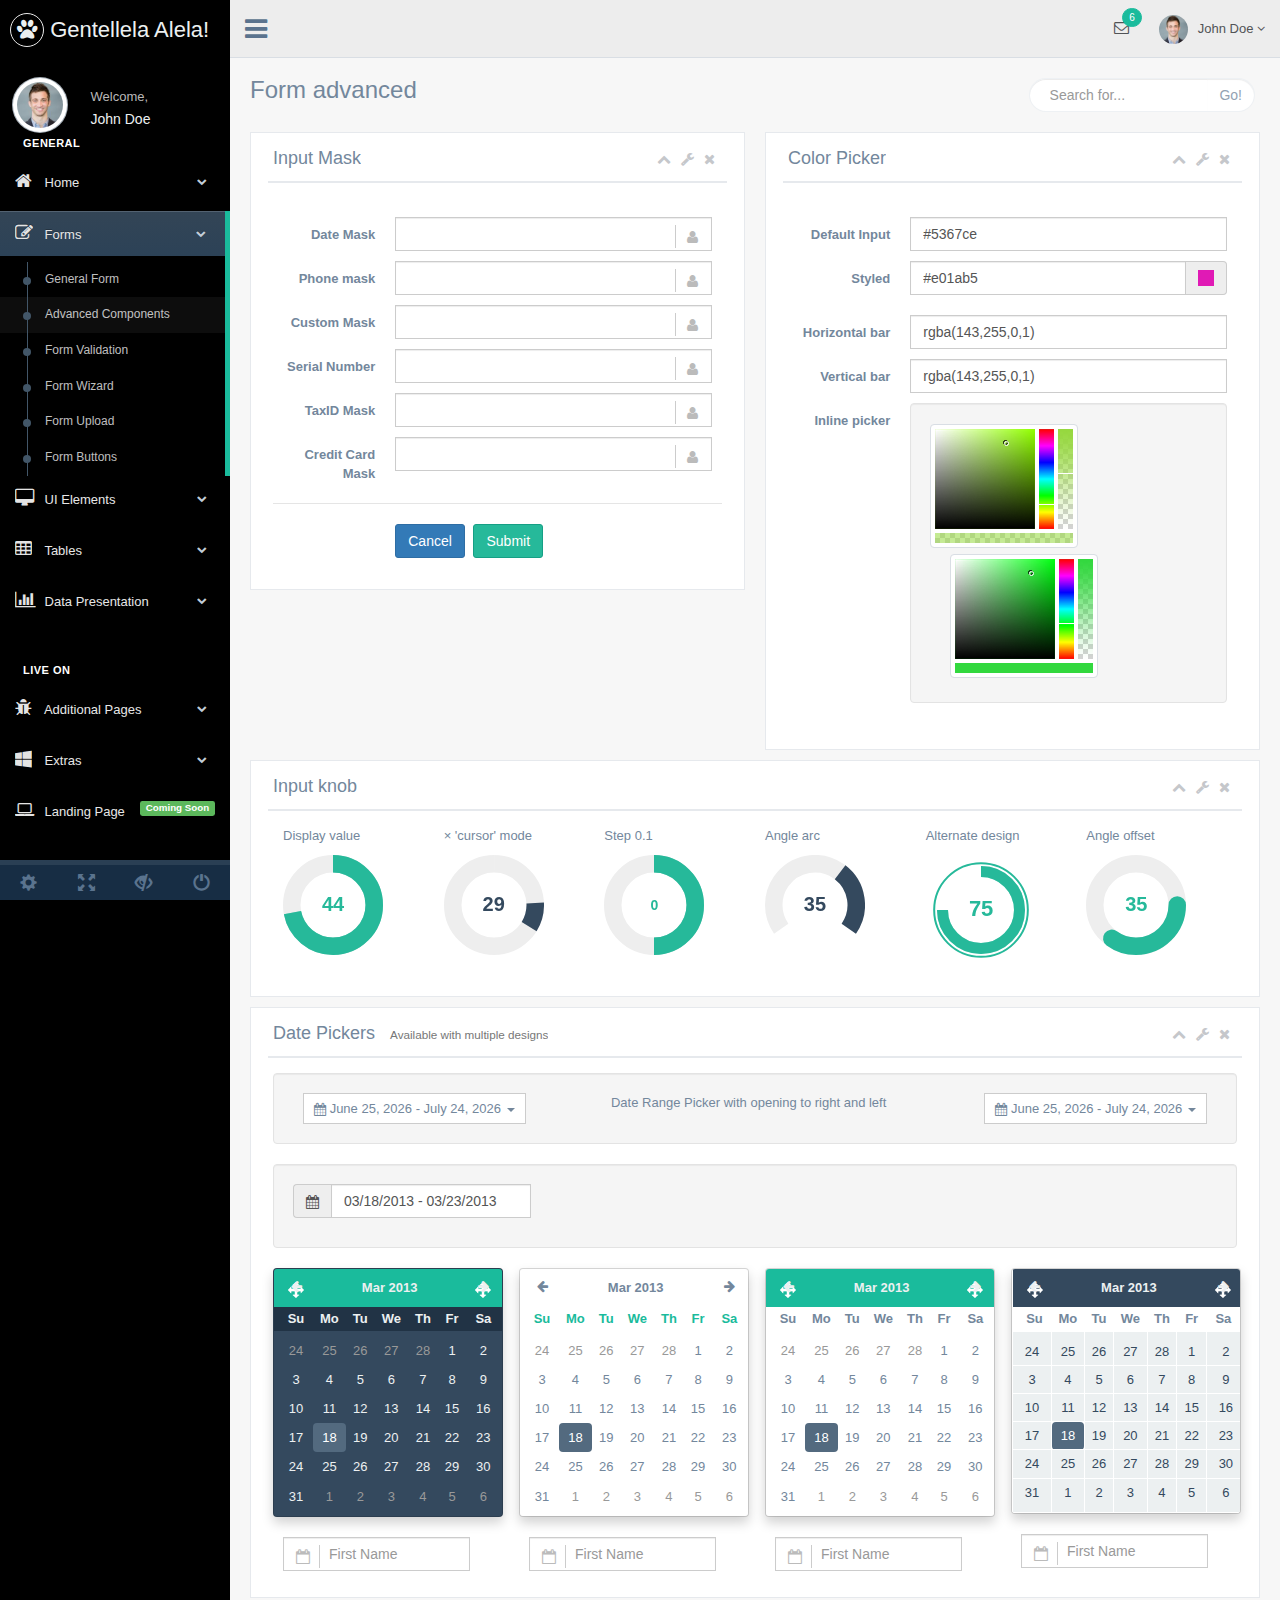
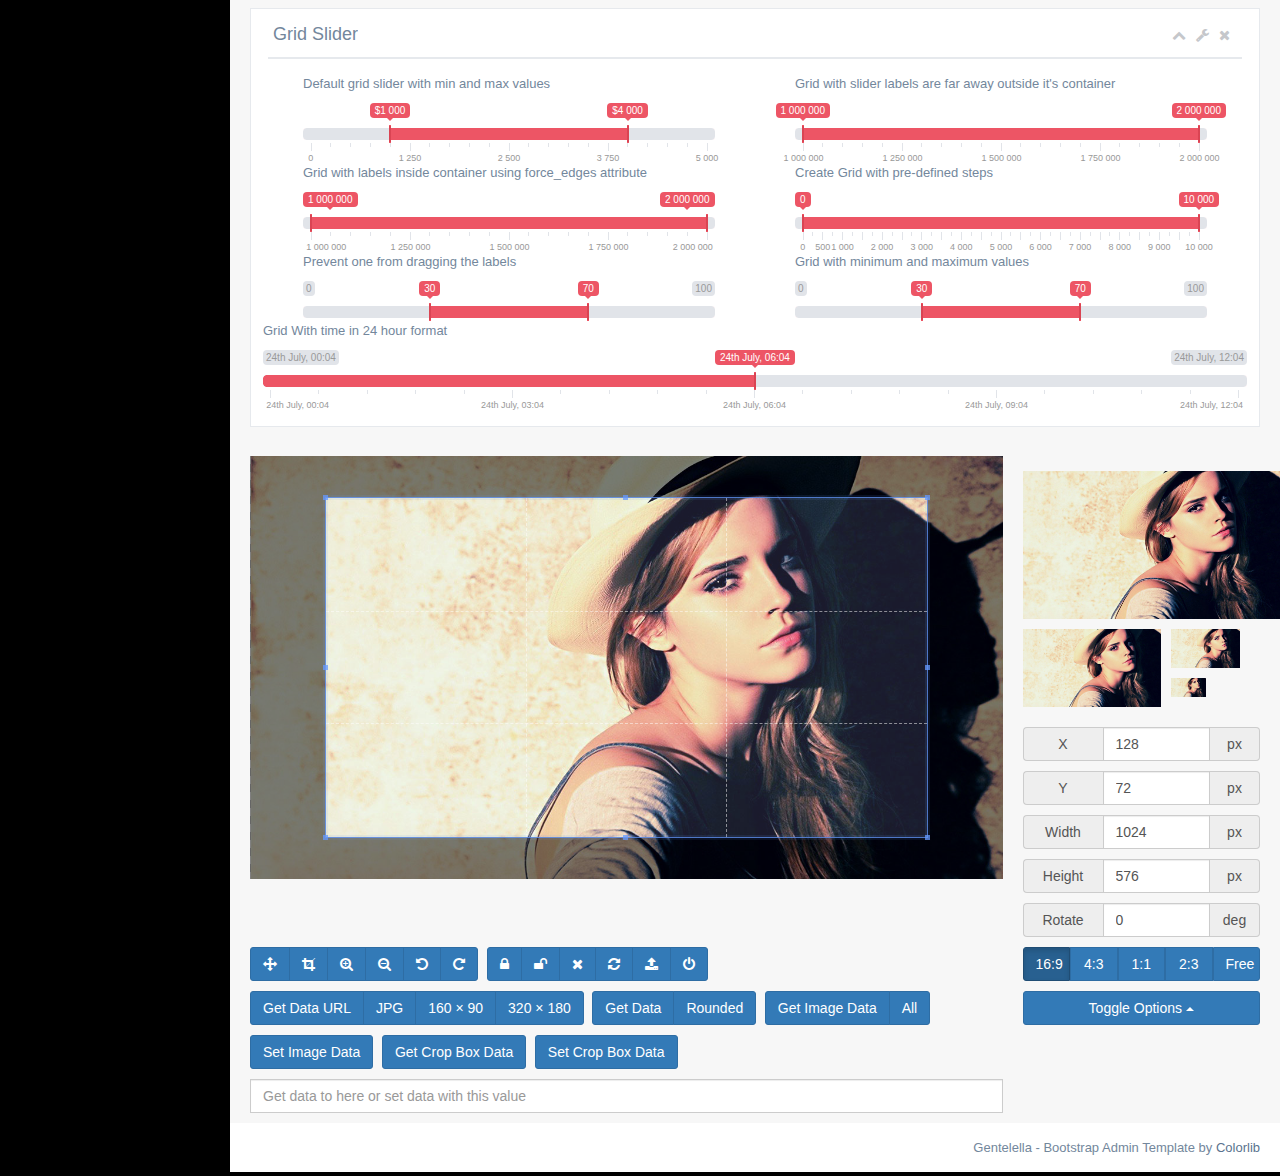
<file: form_advanced.html>
<!DOCTYPE html>
<html lang="en">

<head>
  <meta http-equiv="Content-Type" content="text/html; charset=UTF-8">
  <!-- Meta, title, CSS, favicons, etc. -->
  <meta charset="utf-8">
  <meta http-equiv="X-UA-Compatible" content="IE=edge">
  <meta name="viewport" content="width=device-width, initial-scale=1">

  <title>Gentallela Alela! | </title>

  <!-- Bootstrap core CSS -->

  <link href="css/bootstrap.min.css" rel="stylesheet">

  <link href="fonts/css/font-awesome.min.css" rel="stylesheet">
  <link href="css/animate.min.css" rel="stylesheet">

  <!-- Custom styling plus plugins -->
  <link href="css/custom.css" rel="stylesheet">
  <link href="css/icheck/flat/green.css" rel="stylesheet">
  <!-- ion_range -->
  <link rel="stylesheet" href="css/normalize.css" />
  <link rel="stylesheet" href="css/ion.rangeSlider.css" />
  <link rel="stylesheet" href="css/ion.rangeSlider.skinFlat.css" />

  <!-- colorpicker -->
  <link href="css/colorpicker/bootstrap-colorpicker.min.css" rel="stylesheet">

  <script src="js/jquery.min.js"></script>

  <!--[if lt IE 9]>
        <script src="../assets/js/ie8-responsive-file-warning.js"></script>
        <![endif]-->

  <!-- HTML5 shim and Respond.js for IE8 support of HTML5 elements and media queries -->
  <!--[if lt IE 9]>
          <script src="https://oss.maxcdn.com/html5shiv/3.7.2/html5shiv.min.js"></script>
          <script src="https://oss.maxcdn.com/respond/1.4.2/respond.min.js"></script>
        <![endif]-->

</head>


<body class="nav-md">

  <div class="container body">


    <div class="main_container">

      <div class="col-md-3 left_col">
        <div class="left_col scroll-view">

          <div class="navbar nav_title" style="border: 0;">
            <a href="index.html" class="site_title"><i class="fa fa-paw"></i> <span>Gentellela Alela!</span></a>
          </div>
          <div class="clearfix"></div>


          <!-- menu prile quick info -->
          <div class="profile">
            <div class="profile_pic">
              <img src="images/img.jpg" alt="..." class="img-circle profile_img">
            </div>
            <div class="profile_info">
              <span>Welcome,</span>
              <h2>John Doe</h2>
            </div>
          </div>
          <!-- /menu prile quick info -->

          <br />

          <!-- sidebar menu -->
          <div id="sidebar-menu" class="main_menu_side hidden-print main_menu">

            <div class="menu_section">
              <h3>General</h3>
              <ul class="nav side-menu">
                <li><a><i class="fa fa-home"></i> Home <span class="fa fa-chevron-down"></span></a>
                  <ul class="nav child_menu" style="display: none">
                    <li><a href="index.html">Dashboard</a>
                    </li>
                    <li><a href="index2.html">Dashboard2</a>
                    </li>
                    <li><a href="index3.html">Dashboard3</a>
                    </li>
                  </ul>
                </li>
                <li><a><i class="fa fa-edit"></i> Forms <span class="fa fa-chevron-down"></span></a>
                  <ul class="nav child_menu" style="display: none">
                    <li><a href="form.html">General Form</a>
                    </li>
                    <li><a href="form_advanced.html">Advanced Components</a>
                    </li>
                    <li><a href="form_validation.html">Form Validation</a>
                    </li>
                    <li><a href="form_wizards.html">Form Wizard</a>
                    </li>
                    <li><a href="form_upload.html">Form Upload</a>
                    </li>
                    <li><a href="form_buttons.html">Form Buttons</a>
                    </li>
                  </ul>
                </li>
                <li><a><i class="fa fa-desktop"></i> UI Elements <span class="fa fa-chevron-down"></span></a>
                  <ul class="nav child_menu" style="display: none">
                    <li><a href="general_elements.html">General Elements</a>
                    </li>
                    <li><a href="media_gallery.html">Media Gallery</a>
                    </li>
                    <li><a href="typography.html">Typography</a>
                    </li>
                    <li><a href="icons.html">Icons</a>
                    </li>
                    <li><a href="glyphicons.html">Glyphicons</a>
                    </li>
                    <li><a href="widgets.html">Widgets</a>
                    </li>
                    <li><a href="invoice.html">Invoice</a>
                    </li>
                    <li><a href="inbox.html">Inbox</a>
                    </li>
                    <li><a href="calendar.html">Calendar</a>
                    </li>
                  </ul>
                </li>
                <li><a><i class="fa fa-table"></i> Tables <span class="fa fa-chevron-down"></span></a>
                  <ul class="nav child_menu" style="display: none">
                    <li><a href="tables.html">Tables</a>
                    </li>
                    <li><a href="tables_dynamic.html">Table Dynamic</a>
                    </li>
                  </ul>
                </li>
                <li><a><i class="fa fa-bar-chart-o"></i> Data Presentation <span class="fa fa-chevron-down"></span></a>
                  <ul class="nav child_menu" style="display: none">
                    <li><a href="chartjs.html">Chart JS</a>
                    </li>
                    <li><a href="chartjs2.html">Chart JS2</a>
                    </li>
                    <li><a href="morisjs.html">Moris JS</a>
                    </li>
                    <li><a href="echarts.html">ECharts </a>
                    </li>
                    <li><a href="other_charts.html">Other Charts </a>
                    </li>
                  </ul>
                </li>
              </ul>
            </div>
            <div class="menu_section">
              <h3>Live On</h3>
              <ul class="nav side-menu">
                <li><a><i class="fa fa-bug"></i> Additional Pages <span class="fa fa-chevron-down"></span></a>
                  <ul class="nav child_menu" style="display: none">
                    <li><a href="e_commerce.html">E-commerce</a>
                    </li>
                    <li><a href="projects.html">Projects</a>
                    </li>
                    <li><a href="project_detail.html">Project Detail</a>
                    </li>
                    <li><a href="contacts.html">Contacts</a>
                    </li>
                    <li><a href="profile.html">Profile</a>
                    </li>
                  </ul>
                </li>
                <li><a><i class="fa fa-windows"></i> Extras <span class="fa fa-chevron-down"></span></a>
                  <ul class="nav child_menu" style="display: none">
                    <li><a href="page_404.html">404 Error</a>
                    </li>
                    <li><a href="page_500.html">500 Error</a>
                    </li>
                    <li><a href="plain_page.html">Plain Page</a>
                    </li>
                    <li><a href="login.html">Login Page</a>
                    </li>
                    <li><a href="pricing_tables.html">Pricing Tables</a>
                    </li>

                  </ul>
                </li>
                <li><a><i class="fa fa-laptop"></i> Landing Page <span class="label label-success pull-right">Coming Soon</span></a>
                </li>
              </ul>
            </div>

          </div>
          <!-- /sidebar menu -->

          <!-- /menu footer buttons -->
          <div class="sidebar-footer hidden-small">
            <a data-toggle="tooltip" data-placement="top" title="Settings">
              <span class="glyphicon glyphicon-cog" aria-hidden="true"></span>
            </a>
            <a data-toggle="tooltip" data-placement="top" title="FullScreen">
              <span class="glyphicon glyphicon-fullscreen" aria-hidden="true"></span>
            </a>
            <a data-toggle="tooltip" data-placement="top" title="Lock">
              <span class="glyphicon glyphicon-eye-close" aria-hidden="true"></span>
            </a>
            <a data-toggle="tooltip" data-placement="top" title="Logout">
              <span class="glyphicon glyphicon-off" aria-hidden="true"></span>
            </a>
          </div>
          <!-- /menu footer buttons -->
        </div>
      </div>

      <!-- top navigation -->
      <div class="top_nav">

        <div class="nav_menu">
          <nav class="" role="navigation">
            <div class="nav toggle">
              <a id="menu_toggle"><i class="fa fa-bars"></i></a>
            </div>

            <ul class="nav navbar-nav navbar-right">
              <li class="">
                <a href="javascript:;" class="user-profile dropdown-toggle" data-toggle="dropdown" aria-expanded="false">
                  <img src="images/img.jpg" alt="">John Doe
                  <span class=" fa fa-angle-down"></span>
                </a>
                <ul class="dropdown-menu dropdown-usermenu pull-right">
                  <li><a href="javascript:;">  Profile</a>
                  </li>
                  <li>
                    <a href="javascript:;">
                      <span class="badge bg-red pull-right">50%</span>
                      <span>Settings</span>
                    </a>
                  </li>
                  <li>
                    <a href="javascript:;">Help</a>
                  </li>
                  <li><a href="login.html"><i class="fa fa-sign-out pull-right"></i> Log Out</a>
                  </li>
                </ul>
              </li>

              <li role="presentation" class="dropdown">
                <a href="javascript:;" class="dropdown-toggle info-number" data-toggle="dropdown" aria-expanded="false">
                  <i class="fa fa-envelope-o"></i>
                  <span class="badge bg-green">6</span>
                </a>
                <ul id="menu1" class="dropdown-menu list-unstyled msg_list" role="menu">
                  <li>
                    <a>
                      <span class="image">
                                        <img src="images/img.jpg" alt="Profile Image" />
                                    </span>
                      <span>
                                        <span>John Smith</span>
                      <span class="time">3 mins ago</span>
                      </span>
                      <span class="message">
                                        Film festivals used to be do-or-die moments for movie makers. They were where...
                                    </span>
                    </a>
                  </li>
                  <li>
                    <a>
                      <span class="image">
                                        <img src="images/img.jpg" alt="Profile Image" />
                                    </span>
                      <span>
                                        <span>John Smith</span>
                      <span class="time">3 mins ago</span>
                      </span>
                      <span class="message">
                                        Film festivals used to be do-or-die moments for movie makers. They were where...
                                    </span>
                    </a>
                  </li>
                  <li>
                    <a>
                      <span class="image">
                                        <img src="images/img.jpg" alt="Profile Image" />
                                    </span>
                      <span>
                                        <span>John Smith</span>
                      <span class="time">3 mins ago</span>
                      </span>
                      <span class="message">
                                        Film festivals used to be do-or-die moments for movie makers. They were where...
                                    </span>
                    </a>
                  </li>
                  <li>
                    <a>
                      <span class="image">
                                        <img src="images/img.jpg" alt="Profile Image" />
                                    </span>
                      <span>
                                        <span>John Smith</span>
                      <span class="time">3 mins ago</span>
                      </span>
                      <span class="message">
                                        Film festivals used to be do-or-die moments for movie makers. They were where...
                                    </span>
                    </a>
                  </li>
                  <li>
                    <div class="text-center">
                      <a>
                        <strong>See All Alerts</strong>
                        <i class="fa fa-angle-right"></i>
                      </a>
                    </div>
                  </li>
                </ul>
              </li>

            </ul>
          </nav>
        </div>

      </div>
      <!-- /top navigation -->

      <!-- page content -->
      <div class="right_col" role="main">

        <div class="">
          <div class="page-title">
            <div class="title_left">
              <h3>
                    Form advanced
                </h3>
            </div>

            <div class="title_right">
              <div class="col-md-5 col-sm-5 col-xs-12 form-group pull-right top_search">
                <div class="input-group">
                  <input type="text" class="form-control" placeholder="Search for...">
                  <span class="input-group-btn">
                            <button class="btn btn-default" type="button">Go!</button>
                        </span>
                </div>
              </div>
            </div>
          </div>
          <div class="clearfix"></div>



          <div class="row">

            <!-- form input mask -->
            <div class="col-md-6 col-sm-12 col-xs-12">
              <div class="x_panel">
                <div class="x_title">
                  <h2>Input Mask</h2>
                  <ul class="nav navbar-right panel_toolbox">
                    <li><a class="collapse-link"><i class="fa fa-chevron-up"></i></a>
                    </li>
                    <li class="dropdown">
                      <a href="#" class="dropdown-toggle" data-toggle="dropdown" role="button" aria-expanded="false"><i class="fa fa-wrench"></i></a>
                      <ul class="dropdown-menu" role="menu">
                        <li><a href="#">Settings 1</a>
                        </li>
                        <li><a href="#">Settings 2</a>
                        </li>
                      </ul>
                    </li>
                    <li><a class="close-link"><i class="fa fa-close"></i></a>
                    </li>
                  </ul>
                  <div class="clearfix"></div>
                </div>
                <div class="x_content">
                  <br />
                  <form class="form-horizontal form-label-left">

                    <div class="form-group">
                      <label class="control-label col-md-3 col-sm-3 col-xs-3">Date Mask</label>
                      <div class="col-md-9 col-sm-9 col-xs-9">
                        <input type="text" class="form-control" data-inputmask="'mask': '99/99/9999'">
                        <span class="fa fa-user form-control-feedback right" aria-hidden="true"></span>
                      </div>
                    </div>
                    <div class="form-group">
                      <label class="control-label col-md-3 col-sm-3 col-xs-3">Phone mask</label>
                      <div class="col-md-9 col-sm-9 col-xs-9">
                        <input type="text" class="form-control" data-inputmask="'mask' : '(999) 999-9999'">
                        <span class="fa fa-user form-control-feedback right" aria-hidden="true"></span>
                      </div>
                    </div>
                    <div class="form-group">
                      <label class="control-label col-md-3 col-sm-3 col-xs-3">Custom Mask</label>
                      <div class="col-md-9 col-sm-9 col-xs-9">
                        <input type="text" class="form-control" data-inputmask="'mask': '99-999999'">
                        <span class="fa fa-user form-control-feedback right" aria-hidden="true"></span>
                      </div>
                    </div>
                    <div class="form-group">
                      <label class="control-label col-md-3 col-sm-3 col-xs-3">Serial Number</label>
                      <div class="col-md-9 col-sm-9 col-xs-9">
                        <input type="text" class="form-control" data-inputmask="'mask' : '****-****-****-****-****-***'">
                        <span class="fa fa-user form-control-feedback right" aria-hidden="true"></span>
                      </div>
                    </div>
                    <div class="form-group">
                      <label class="control-label col-md-3 col-sm-3 col-xs-3">TaxID Mask</label>
                      <div class="col-md-9 col-sm-9 col-xs-9">
                        <input type="text" class="form-control" data-inputmask="'mask' : '99-99999999'">
                        <span class="fa fa-user form-control-feedback right" aria-hidden="true"></span>
                      </div>
                    </div>
                    <div class="form-group">
                      <label class="control-label col-md-3 col-sm-3 col-xs-3">Credit Card Mask</label>
                      <div class="col-md-9 col-sm-9 col-xs-9">
                        <input type="text" class="form-control" data-inputmask="'mask' : '9999-9999-9999-9999'">
                        <span class="fa fa-user form-control-feedback right" aria-hidden="true"></span>
                      </div>
                    </div>
                    <div class="ln_solid"></div>

                    <div class="form-group">
                      <div class="col-md-9 col-md-offset-3">
                        <button type="submit" class="btn btn-primary">Cancel</button>
                        <button type="submit" class="btn btn-success">Submit</button>
                      </div>
                    </div>

                  </form>
                </div>
              </div>
            </div>
            <!-- /form input mask -->

            <!-- form color picker -->
            <div class="col-md-6 col-sm-12 col-xs-12">
              <div class="x_panel">
                <div class="x_title">
                  <h2>Color Picker</h2>
                  <ul class="nav navbar-right panel_toolbox">
                    <li><a class="collapse-link"><i class="fa fa-chevron-up"></i></a>
                    </li>
                    <li class="dropdown">
                      <a href="#" class="dropdown-toggle" data-toggle="dropdown" role="button" aria-expanded="false"><i class="fa fa-wrench"></i></a>
                      <ul class="dropdown-menu" role="menu">
                        <li><a href="#">Settings 1</a>
                        </li>
                        <li><a href="#">Settings 2</a>
                        </li>
                      </ul>
                    </li>
                    <li><a class="close-link"><i class="fa fa-close"></i></a>
                    </li>
                  </ul>
                  <div class="clearfix"></div>
                </div>
                <div class="x_content">
                  <br />
                  <form class="form-horizontal form-label-left">

                    <div class="form-group">
                      <label class="control-label col-md-3 col-sm-3 col-xs-12">Default Input</label>
                      <div class="col-md-9 col-sm-9 col-xs-12">
                        <input type="text" class="demo1 form-control" value="#5367ce" />
                      </div>
                    </div>
                    <div class="form-group">
                      <label class="control-label col-md-3 col-sm-3 col-xs-12">Styled</label>
                      <div class="col-md-9 col-sm-9 col-xs-12">
                        <div class="input-group demo2">
                          <input type="text" value="#e01ab5" class="form-control" />
                          <span class="input-group-addon"><i></i></span>
                        </div>
                      </div>
                    </div>
                    <div class="form-group">
                      <label class="control-label col-md-3 col-sm-3 col-xs-12">Horizontal bar</label>
                      <div class="col-md-9 col-sm-9 col-xs-12">
                        <input type="text" class="form-control demo colorpicker-element" data-horizontal="true" id="demo_forceformat" value="#8fff00">
                      </div>
                    </div>
                    <div class="form-group">
                      <label class="control-label col-md-3 col-sm-3 col-xs-12">Vertical bar</label>
                      <div class="col-md-9 col-sm-9 col-xs-12">
                        <input type="text" class="form-control demo colorpicker-element" id="demo_forceformat3" value="#8fff00">
                      </div>
                    </div>
                    <div class="form-group">
                      <label class="control-label col-md-3 col-sm-3 col-xs-12">Inline picker</label>
                      <div class="col-md-9 col-sm-9 col-xs-12">
                        <div class="well">
                          <div id="demo_cont" class="demo demo-auto inl-bl colorpicker-element" data-container="#demo_cont" data-color="rgba(150,216,62,0.55)" data-inline="true"></div>
                          <div class="demo demo-auto inl-bl colorpicker-element" data-container="true" data-color="rgb(50,216,62)" data-inline="true" style="margin-left:20px;"></div>
                        </div>
                      </div>
                    </div>

                  </form>
                </div>
              </div>
            </div>
            <!-- /form color picker -->

            <!-- form input knob -->
            <div class="col-md-12">
              <div class="x_panel">
                <div class="x_title">
                  <h2>Input knob</h2>
                  <ul class="nav navbar-right panel_toolbox">
                    <li><a class="collapse-link"><i class="fa fa-chevron-up"></i></a>
                    </li>
                    <li class="dropdown">
                      <a href="#" class="dropdown-toggle" data-toggle="dropdown" role="button" aria-expanded="false"><i class="fa fa-wrench"></i></a>
                      <ul class="dropdown-menu" role="menu">
                        <li><a href="#">Settings 1</a>
                        </li>
                        <li><a href="#">Settings 2</a>
                        </li>
                      </ul>
                    </li>
                    <li><a class="close-link"><i class="fa fa-close"></i></a>
                    </li>
                  </ul>
                  <div class="clearfix"></div>
                </div>
                <div class="x_content">
                  <div class="col-md-2">
                    <p>Display value</p>
                    <input class="knob" data-width="100" data-height="120" data-min="-100" data-displayPrevious=true data-fgColor="#26B99A" value="44">
                  </div>
                  <div class="col-md-2">
                    <p>&#215; 'cursor' mode</p>
                    <input class="knob" data-width="100" data-height="120" data-cursor=true data-fgColor="#34495E" value="29">
                  </div>
                  <div class="col-md-2">
                    <p>Step 0.1</p>
                    <input class="knob" data-width="100" data-height="120" data-min="-10000" data-displayPrevious=true data-fgColor="#26B99A" data-max="10000" data-step=".1" value="0">
                  </div>
                  <div class="col-md-2">
                    <p>Angle arc</p>
                    <input class="knob" data-width="100" data-height="120" data-angleOffset=-125 data-angleArc=250 data-fgColor="#34495E" data-rotation="anticlockwise" value="35">
                  </div>
                  <div class="col-md-2">
                    <p>Alternate design</p>
                    <input class="knob" data-width="110" data-height="120" data-displayPrevious=true data-fgColor="#26B99A" data-skin="tron" data-thickness=".2" value="75">
                  </div>
                  <div class="col-md-2">
                    <p>Angle offset</p>
                    <input class="knob" data-width="100" data-height="120" data-angleOffset=90 data-linecap=round data-fgColor="#26B99A" value="35">
                  </div>
                </div>
              </div>
            </div>
            <!-- /form input knob -->

          </div>




          <div class="row">
            <div class="col-md-12">

              <!-- form date pickers -->
              <div class="x_panel" style="">
                <div class="x_title">
                  <h2>Date Pickers <small> Available with multiple designs</small></h2>
                  <ul class="nav navbar-right panel_toolbox">
                    <li><a class="collapse-link"><i class="fa fa-chevron-up"></i></a>
                    </li>
                    <li class="dropdown">
                      <a href="#" class="dropdown-toggle" data-toggle="dropdown" role="button" aria-expanded="false"><i class="fa fa-wrench"></i></a>
                      <ul class="dropdown-menu" role="menu">
                        <li><a href="#">Settings 1</a>
                        </li>
                        <li><a href="#">Settings 2</a>
                        </li>
                      </ul>
                    </li>
                    <li><a class="close-link"><i class="fa fa-close"></i></a>
                    </li>
                  </ul>
                  <div class="clearfix"></div>
                </div>
                <div class="x_content">


                  <div class="well" style="overflow: auto">
                    <div class="col-md-4">
                      <div id="reportrange_right" class="pull-left" style="background: #fff; cursor: pointer; padding: 5px 10px; border: 1px solid #ccc">
                        <i class="glyphicon glyphicon-calendar fa fa-calendar"></i>
                        <span>December 30, 2014 - January 28, 2015</span> <b class="caret"></b>
                      </div>
                    </div>
                    <div class="col-md-4">
                      <p>Date Range Picker with opening to right and left</p>
                    </div>
                    <div class="col-md-4">
                      <div id="reportrange" class="pull-right" style="background: #fff; cursor: pointer; padding: 5px 10px; border: 1px solid #ccc">
                        <i class="glyphicon glyphicon-calendar fa fa-calendar"></i>
                        <span>December 30, 2014 - January 28, 2015</span> <b class="caret"></b>
                      </div>
                    </div>
                  </div>


                  <div class="well">

                    <form class="form-horizontal">
                      <fieldset>
                        <div class="control-group">
                          <div class="controls">
                            <div class="input-prepend input-group">
                              <span class="add-on input-group-addon"><i class="glyphicon glyphicon-calendar fa fa-calendar"></i></span>
                              <input type="text" style="width: 200px" name="reservation" id="reservation" class="form-control" value="03/18/2013 - 03/23/2013" />
                            </div>
                          </div>
                        </div>
                      </fieldset>
                    </form>



                  </div>
                  <div class="row">

                    <div class="col-md-3">
                      <div class="daterangepicker xdisplay picker_1 single opensright show-calendar">
                        <div class="calendar first single right" style="display: block;">
                          <div class="calendar-date">
                            <table class="table-condensed">
                              <thead>
                                <tr>
                                  <th class="prev available"><i class="fa fa-arrow-left icon icon-arrow-left glyphicon glyphicon-arrow-left"></i>
                                  </th>
                                  <th colspan="5" class="month">Mar 2013</th>
                                  <th class="next available"><i class="fa fa-arrow-right icon icon-arrow-right glyphicon glyphicon-arrow-right"></i>
                                  </th>
                                </tr>
                                <tr>
                                  <th>Su</th>
                                  <th>Mo</th>
                                  <th>Tu</th>
                                  <th>We</th>
                                  <th>Th</th>
                                  <th>Fr</th>
                                  <th>Sa</th>
                                </tr>
                              </thead>
                              <tbody>
                                <tr>
                                  <td class="available off" data-title="r0c0">24</td>
                                  <td class="available off" data-title="r0c1">25</td>
                                  <td class="available off" data-title="r0c2">26</td>
                                  <td class="available off" data-title="r0c3">27</td>
                                  <td class="available off" data-title="r0c4">28</td>
                                  <td class="available" data-title="r0c5">1</td>
                                  <td class="available" data-title="r0c6">2</td>
                                </tr>
                                <tr>
                                  <td class="available" data-title="r1c0">3</td>
                                  <td class="available" data-title="r1c1">4</td>
                                  <td class="available" data-title="r1c2">5</td>
                                  <td class="available" data-title="r1c3">6</td>
                                  <td class="available" data-title="r1c4">7</td>
                                  <td class="available" data-title="r1c5">8</td>
                                  <td class="available" data-title="r1c6">9</td>
                                </tr>
                                <tr>
                                  <td class="available" data-title="r2c0">10</td>
                                  <td class="available" data-title="r2c1">11</td>
                                  <td class="available" data-title="r2c2">12</td>
                                  <td class="available" data-title="r2c3">13</td>
                                  <td class="available" data-title="r2c4">14</td>
                                  <td class="available" data-title="r2c5">15</td>
                                  <td class="available" data-title="r2c6">16</td>
                                </tr>
                                <tr>
                                  <td class="available" data-title="r3c0">17</td>
                                  <td class="available active start-date end-date" data-title="r3c1">18</td>
                                  <td class="available" data-title="r3c2">19</td>
                                  <td class="available" data-title="r3c3">20</td>
                                  <td class="available" data-title="r3c4">21</td>
                                  <td class="available" data-title="r3c5">22</td>
                                  <td class="available" data-title="r3c6">23</td>
                                </tr>
                                <tr>
                                  <td class="available" data-title="r4c0">24</td>
                                  <td class="available" data-title="r4c1">25</td>
                                  <td class="available" data-title="r4c2">26</td>
                                  <td class="available" data-title="r4c3">27</td>
                                  <td class="available" data-title="r4c4">28</td>
                                  <td class="available" data-title="r4c5">29</td>
                                  <td class="available" data-title="r4c6">30</td>
                                </tr>
                                <tr>
                                  <td class="available" data-title="r5c0">31</td>
                                  <td class="available off" data-title="r5c1">1</td>
                                  <td class="available off" data-title="r5c2">2</td>
                                  <td class="available off" data-title="r5c3">3</td>
                                  <td class="available off" data-title="r5c4">4</td>
                                  <td class="available off" data-title="r5c5">5</td>
                                  <td class="available off" data-title="r5c6">6</td>
                                </tr>
                              </tbody>
                            </table>
                          </div>
                        </div>
                        <div class="calendar second left" style="display: none;">
                          <div class="calendar-date">
                            <table class="table-condensed">
                              <thead>
                                <tr>
                                  <th class="prev available"><i class="fa fa-arrow-left icon icon-arrow-left glyphicon glyphicon-arrow-left"></i>
                                  </th>
                                  <th colspan="5" class="month">Mar 2013</th>
                                  <th class="next available"><i class="fa fa-arrow-right icon icon-arrow-right glyphicon glyphicon-arrow-right"></i>
                                  </th>
                                </tr>
                                <tr>
                                  <th>Su</th>
                                  <th>Mo</th>
                                  <th>Tu</th>
                                  <th>We</th>
                                  <th>Th</th>
                                  <th>Fr</th>
                                  <th>Sa</th>
                                </tr>
                              </thead>
                              <tbody>
                                <tr>
                                  <td class="available off" data-title="r0c0">24</td>
                                  <td class="available off" data-title="r0c1">25</td>
                                  <td class="available off" data-title="r0c2">26</td>
                                  <td class="available off" data-title="r0c3">27</td>
                                  <td class="available off" data-title="r0c4">28</td>
                                  <td class="available" data-title="r0c5">1</td>
                                  <td class="available" data-title="r0c6">2</td>
                                </tr>
                                <tr>
                                  <td class="available" data-title="r1c0">3</td>
                                  <td class="available" data-title="r1c1">4</td>
                                  <td class="available" data-title="r1c2">5</td>
                                  <td class="available" data-title="r1c3">6</td>
                                  <td class="available" data-title="r1c4">7</td>
                                  <td class="available" data-title="r1c5">8</td>
                                  <td class="available" data-title="r1c6">9</td>
                                </tr>
                                <tr>
                                  <td class="available" data-title="r2c0">10</td>
                                  <td class="available" data-title="r2c1">11</td>
                                  <td class="available" data-title="r2c2">12</td>
                                  <td class="available" data-title="r2c3">13</td>
                                  <td class="available" data-title="r2c4">14</td>
                                  <td class="available" data-title="r2c5">15</td>
                                  <td class="available" data-title="r2c6">16</td>
                                </tr>
                                <tr>
                                  <td class="available" data-title="r3c0">17</td>
                                  <td class="available active start-date end-date" data-title="r3c1">18</td>
                                  <td class="available" data-title="r3c2">19</td>
                                  <td class="available" data-title="r3c3">20</td>
                                  <td class="available" data-title="r3c4">21</td>
                                  <td class="available" data-title="r3c5">22</td>
                                  <td class="available" data-title="r3c6">23</td>
                                </tr>
                                <tr>
                                  <td class="available" data-title="r4c0">24</td>
                                  <td class="available" data-title="r4c1">25</td>
                                  <td class="available" data-title="r4c2">26</td>
                                  <td class="available" data-title="r4c3">27</td>
                                  <td class="available" data-title="r4c4">28</td>
                                  <td class="available" data-title="r4c5">29</td>
                                  <td class="available" data-title="r4c6">30</td>
                                </tr>
                                <tr>
                                  <td class="available" data-title="r5c0">31</td>
                                  <td class="available off" data-title="r5c1">1</td>
                                  <td class="available off" data-title="r5c2">2</td>
                                  <td class="available off" data-title="r5c3">3</td>
                                  <td class="available off" data-title="r5c4">4</td>
                                  <td class="available off" data-title="r5c5">5</td>
                                  <td class="available off" data-title="r5c6">6</td>
                                </tr>
                              </tbody>
                            </table>
                          </div>
                        </div>
                        <div class="ranges" style="display: none;">
                          <div class="range_inputs">
                            <div class="daterangepicker_start_input">
                              <label for="daterangepicker_start">From</label>
                              <input id="daterangepicker_start" class="input-mini" type="text" name="daterangepicker_start" value="">
                            </div>
                            <div class="daterangepicker_end_input">
                              <label for="daterangepicker_end">To</label>
                              <input id="daterangepicker_end" class="input-mini" type="text" name="daterangepicker_end" value="">
                            </div>
                            <button class="applyBtn btn btn-small btn-sm btn-success">Apply</button>&nbsp;
                            <button class="cancelBtn btn btn-small btn-sm btn-default">Cancel</button>
                          </div>
                        </div>
                      </div>


                      <fieldset>
                        <div class="control-group">
                          <div class="controls">
                            <div class="col-md-11 xdisplay_inputx form-group has-feedback">
                              <input type="text" class="form-control has-feedback-left" id="single_cal1" placeholder="First Name" aria-describedby="inputSuccess2Status">
                              <span class="fa fa-calendar-o form-control-feedback left" aria-hidden="true"></span>
                              <span id="inputSuccess2Status" class="sr-only">(success)</span>
                            </div>
                          </div>
                        </div>
                      </fieldset>

                    </div>

                    <div class="col-md-3">
                      <div class="daterangepicker xdisplay picker_2 single opensright show-calendar">
                        <div class="calendar first single right" style="display: block;">
                          <div class="calendar-date">
                            <table class="table-condensed">
                              <thead>
                                <tr>
                                  <th class="prev available"><i class="fa fa-arrow-left icon icon-arrow-left glyphicon glyphicon-arrow-left"></i>
                                  </th>
                                  <th colspan="5" class="month">Mar 2013</th>
                                  <th class="next available"><i class="fa fa-arrow-right icon icon-arrow-right glyphicon glyphicon-arrow-right"></i>
                                  </th>
                                </tr>
                                <tr>
                                  <th>Su</th>
                                  <th>Mo</th>
                                  <th>Tu</th>
                                  <th>We</th>
                                  <th>Th</th>
                                  <th>Fr</th>
                                  <th>Sa</th>
                                </tr>
                              </thead>
                              <tbody>
                                <tr>
                                  <td class="available off" data-title="r0c0">24</td>
                                  <td class="available off" data-title="r0c1">25</td>
                                  <td class="available off" data-title="r0c2">26</td>
                                  <td class="available off" data-title="r0c3">27</td>
                                  <td class="available off" data-title="r0c4">28</td>
                                  <td class="available" data-title="r0c5">1</td>
                                  <td class="available" data-title="r0c6">2</td>
                                </tr>
                                <tr>
                                  <td class="available" data-title="r1c0">3</td>
                                  <td class="available" data-title="r1c1">4</td>
                                  <td class="available" data-title="r1c2">5</td>
                                  <td class="available" data-title="r1c3">6</td>
                                  <td class="available" data-title="r1c4">7</td>
                                  <td class="available" data-title="r1c5">8</td>
                                  <td class="available" data-title="r1c6">9</td>
                                </tr>
                                <tr>
                                  <td class="available" data-title="r2c0">10</td>
                                  <td class="available" data-title="r2c1">11</td>
                                  <td class="available" data-title="r2c2">12</td>
                                  <td class="available" data-title="r2c3">13</td>
                                  <td class="available" data-title="r2c4">14</td>
                                  <td class="available" data-title="r2c5">15</td>
                                  <td class="available" data-title="r2c6">16</td>
                                </tr>
                                <tr>
                                  <td class="available" data-title="r3c0">17</td>
                                  <td class="available active start-date end-date" data-title="r3c1">18</td>
                                  <td class="available" data-title="r3c2">19</td>
                                  <td class="available" data-title="r3c3">20</td>
                                  <td class="available" data-title="r3c4">21</td>
                                  <td class="available" data-title="r3c5">22</td>
                                  <td class="available" data-title="r3c6">23</td>
                                </tr>
                                <tr>
                                  <td class="available" data-title="r4c0">24</td>
                                  <td class="available" data-title="r4c1">25</td>
                                  <td class="available" data-title="r4c2">26</td>
                                  <td class="available" data-title="r4c3">27</td>
                                  <td class="available" data-title="r4c4">28</td>
                                  <td class="available" data-title="r4c5">29</td>
                                  <td class="available" data-title="r4c6">30</td>
                                </tr>
                                <tr>
                                  <td class="available" data-title="r5c0">31</td>
                                  <td class="available off" data-title="r5c1">1</td>
                                  <td class="available off" data-title="r5c2">2</td>
                                  <td class="available off" data-title="r5c3">3</td>
                                  <td class="available off" data-title="r5c4">4</td>
                                  <td class="available off" data-title="r5c5">5</td>
                                  <td class="available off" data-title="r5c6">6</td>
                                </tr>
                              </tbody>
                            </table>
                          </div>
                        </div>
                        <div class="calendar second left" style="display: none;">
                          <div class="calendar-date">
                            <table class="table-condensed">
                              <thead>
                                <tr>
                                  <th class="prev available"><i class="fa fa-arrow-left icon icon-arrow-left glyphicon glyphicon-arrow-left"></i>
                                  </th>
                                  <th colspan="5" class="month">Mar 2013</th>
                                  <th class="next available"><i class="fa fa-arrow-right icon icon-arrow-right glyphicon glyphicon-arrow-right"></i>
                                  </th>
                                </tr>
                                <tr>
                                  <th>Su</th>
                                  <th>Mo</th>
                                  <th>Tu</th>
                                  <th>We</th>
                                  <th>Th</th>
                                  <th>Fr</th>
                                  <th>Sa</th>
                                </tr>
                              </thead>
                              <tbody>
                                <tr>
                                  <td class="available off" data-title="r0c0">24</td>
                                  <td class="available off" data-title="r0c1">25</td>
                                  <td class="available off" data-title="r0c2">26</td>
                                  <td class="available off" data-title="r0c3">27</td>
                                  <td class="available off" data-title="r0c4">28</td>
                                  <td class="available" data-title="r0c5">1</td>
                                  <td class="available" data-title="r0c6">2</td>
                                </tr>
                                <tr>
                                  <td class="available" data-title="r1c0">3</td>
                                  <td class="available" data-title="r1c1">4</td>
                                  <td class="available" data-title="r1c2">5</td>
                                  <td class="available" data-title="r1c3">6</td>
                                  <td class="available" data-title="r1c4">7</td>
                                  <td class="available" data-title="r1c5">8</td>
                                  <td class="available" data-title="r1c6">9</td>
                                </tr>
                                <tr>
                                  <td class="available" data-title="r2c0">10</td>
                                  <td class="available" data-title="r2c1">11</td>
                                  <td class="available" data-title="r2c2">12</td>
                                  <td class="available" data-title="r2c3">13</td>
                                  <td class="available" data-title="r2c4">14</td>
                                  <td class="available" data-title="r2c5">15</td>
                                  <td class="available" data-title="r2c6">16</td>
                                </tr>
                                <tr>
                                  <td class="available" data-title="r3c0">17</td>
                                  <td class="available active start-date end-date" data-title="r3c1">18</td>
                                  <td class="available" data-title="r3c2">19</td>
                                  <td class="available" data-title="r3c3">20</td>
                                  <td class="available" data-title="r3c4">21</td>
                                  <td class="available" data-title="r3c5">22</td>
                                  <td class="available" data-title="r3c6">23</td>
                                </tr>
                                <tr>
                                  <td class="available" data-title="r4c0">24</td>
                                  <td class="available" data-title="r4c1">25</td>
                                  <td class="available" data-title="r4c2">26</td>
                                  <td class="available" data-title="r4c3">27</td>
                                  <td class="available" data-title="r4c4">28</td>
                                  <td class="available" data-title="r4c5">29</td>
                                  <td class="available" data-title="r4c6">30</td>
                                </tr>
                                <tr>
                                  <td class="available" data-title="r5c0">31</td>
                                  <td class="available off" data-title="r5c1">1</td>
                                  <td class="available off" data-title="r5c2">2</td>
                                  <td class="available off" data-title="r5c3">3</td>
                                  <td class="available off" data-title="r5c4">4</td>
                                  <td class="available off" data-title="r5c5">5</td>
                                  <td class="available off" data-title="r5c6">6</td>
                                </tr>
                              </tbody>
                            </table>
                          </div>
                        </div>
                        <div class="ranges" style="display: none;">
                          <div class="range_inputs">
                            <div class="daterangepicker_start_input">
                              <label for="daterangepicker_start3">From</label>
                              <input id="daterangepicker_start3" class="input-mini" type="text" name="daterangepicker_start" value="">
                            </div>
                            <div class="daterangepicker_end_input">
                              <label for="daterangepicker_end3">To</label>
                              <input id="daterangepicker_end3" class="input-mini" type="text" name="daterangepicker_end" value="">
                            </div>
                            <button class="applyBtn btn btn-small btn-sm btn-success">Apply</button>&nbsp;
                            <button class="cancelBtn btn btn-small btn-sm btn-default">Cancel</button>
                          </div>
                        </div>
                      </div>


                      <fieldset>
                        <div class="control-group">
                          <div class="controls">
                            <div class="col-md-11 xdisplay_inputx form-group has-feedback">
                              <input type="text" class="form-control has-feedback-left" id="single_cal2" placeholder="First Name" aria-describedby="inputSuccess2Status2">
                              <span class="fa fa-calendar-o form-control-feedback left" aria-hidden="true"></span>
                              <span id="inputSuccess2Status2" class="sr-only">(success)</span>
                            </div>
                          </div>
                        </div>
                      </fieldset>
                    </div>

                    <div class="col-md-3">
                      <div class="daterangepicker picker_3 xdisplay single opensright show-calendar">
                        <div class="calendar first single right" style="display: block;">
                          <div class="calendar-date">
                            <table class="table-condensed">
                              <thead>
                                <tr>
                                  <th class="prev available"><i class="fa fa-arrow-left icon icon-arrow-left glyphicon glyphicon-arrow-left"></i>
                                  </th>
                                  <th colspan="5" class="month">Mar 2013</th>
                                  <th class="next available"><i class="fa fa-arrow-right icon icon-arrow-right glyphicon glyphicon-arrow-right"></i>
                                  </th>
                                </tr>
                                <tr>
                                  <th>Su</th>
                                  <th>Mo</th>
                                  <th>Tu</th>
                                  <th>We</th>
                                  <th>Th</th>
                                  <th>Fr</th>
                                  <th>Sa</th>
                                </tr>
                              </thead>
                              <tbody>
                                <tr>
                                  <td class="available off" data-title="r0c0">24</td>
                                  <td class="available off" data-title="r0c1">25</td>
                                  <td class="available off" data-title="r0c2">26</td>
                                  <td class="available off" data-title="r0c3">27</td>
                                  <td class="available off" data-title="r0c4">28</td>
                                  <td class="available" data-title="r0c5">1</td>
                                  <td class="available" data-title="r0c6">2</td>
                                </tr>
                                <tr>
                                  <td class="available" data-title="r1c0">3</td>
                                  <td class="available" data-title="r1c1">4</td>
                                  <td class="available" data-title="r1c2">5</td>
                                  <td class="available" data-title="r1c3">6</td>
                                  <td class="available" data-title="r1c4">7</td>
                                  <td class="available" data-title="r1c5">8</td>
                                  <td class="available" data-title="r1c6">9</td>
                                </tr>
                                <tr>
                                  <td class="available" data-title="r2c0">10</td>
                                  <td class="available" data-title="r2c1">11</td>
                                  <td class="available" data-title="r2c2">12</td>
                                  <td class="available" data-title="r2c3">13</td>
                                  <td class="available" data-title="r2c4">14</td>
                                  <td class="available" data-title="r2c5">15</td>
                                  <td class="available" data-title="r2c6">16</td>
                                </tr>
                                <tr>
                                  <td class="available" data-title="r3c0">17</td>
                                  <td class="available active start-date end-date" data-title="r3c1">18</td>
                                  <td class="available" data-title="r3c2">19</td>
                                  <td class="available" data-title="r3c3">20</td>
                                  <td class="available" data-title="r3c4">21</td>
                                  <td class="available" data-title="r3c5">22</td>
                                  <td class="available" data-title="r3c6">23</td>
                                </tr>
                                <tr>
                                  <td class="available" data-title="r4c0">24</td>
                                  <td class="available" data-title="r4c1">25</td>
                                  <td class="available" data-title="r4c2">26</td>
                                  <td class="available" data-title="r4c3">27</td>
                                  <td class="available" data-title="r4c4">28</td>
                                  <td class="available" data-title="r4c5">29</td>
                                  <td class="available" data-title="r4c6">30</td>
                                </tr>
                                <tr>
                                  <td class="available" data-title="r5c0">31</td>
                                  <td class="available off" data-title="r5c1">1</td>
                                  <td class="available off" data-title="r5c2">2</td>
                                  <td class="available off" data-title="r5c3">3</td>
                                  <td class="available off" data-title="r5c4">4</td>
                                  <td class="available off" data-title="r5c5">5</td>
                                  <td class="available off" data-title="r5c6">6</td>
                                </tr>
                              </tbody>
                            </table>
                          </div>
                        </div>
                        <div class="calendar second left" style="display: none;">
                          <div class="calendar-date">
                            <table class="table-condensed">
                              <thead>
                                <tr>
                                  <th class="prev available"><i class="fa fa-arrow-left icon icon-arrow-left glyphicon glyphicon-arrow-left"></i>
                                  </th>
                                  <th colspan="5" class="month">Mar 2013</th>
                                  <th class="next available"><i class="fa fa-arrow-right icon icon-arrow-right glyphicon glyphicon-arrow-right"></i>
                                  </th>
                                </tr>
                                <tr>
                                  <th>Su</th>
                                  <th>Mo</th>
                                  <th>Tu</th>
                                  <th>We</th>
                                  <th>Th</th>
                                  <th>Fr</th>
                                  <th>Sa</th>
                                </tr>
                              </thead>
                              <tbody>
                                <tr>
                                  <td class="available off" data-title="r0c0">24</td>
                                  <td class="available off" data-title="r0c1">25</td>
                                  <td class="available off" data-title="r0c2">26</td>
                                  <td class="available off" data-title="r0c3">27</td>
                                  <td class="available off" data-title="r0c4">28</td>
                                  <td class="available" data-title="r0c5">1</td>
                                  <td class="available" data-title="r0c6">2</td>
                                </tr>
                                <tr>
                                  <td class="available" data-title="r1c0">3</td>
                                  <td class="available" data-title="r1c1">4</td>
                                  <td class="available" data-title="r1c2">5</td>
                                  <td class="available" data-title="r1c3">6</td>
                                  <td class="available" data-title="r1c4">7</td>
                                  <td class="available" data-title="r1c5">8</td>
                                  <td class="available" data-title="r1c6">9</td>
                                </tr>
                                <tr>
                                  <td class="available" data-title="r2c0">10</td>
                                  <td class="available" data-title="r2c1">11</td>
                                  <td class="available" data-title="r2c2">12</td>
                                  <td class="available" data-title="r2c3">13</td>
                                  <td class="available" data-title="r2c4">14</td>
                                  <td class="available" data-title="r2c5">15</td>
                                  <td class="available" data-title="r2c6">16</td>
                                </tr>
                                <tr>
                                  <td class="available" data-title="r3c0">17</td>
                                  <td class="available active start-date end-date" data-title="r3c1">18</td>
                                  <td class="available" data-title="r3c2">19</td>
                                  <td class="available" data-title="r3c3">20</td>
                                  <td class="available" data-title="r3c4">21</td>
                                  <td class="available" data-title="r3c5">22</td>
                                  <td class="available" data-title="r3c6">23</td>
                                </tr>
                                <tr>
                                  <td class="available" data-title="r4c0">24</td>
                                  <td class="available" data-title="r4c1">25</td>
                                  <td class="available" data-title="r4c2">26</td>
                                  <td class="available" data-title="r4c3">27</td>
                                  <td class="available" data-title="r4c4">28</td>
                                  <td class="available" data-title="r4c5">29</td>
                                  <td class="available" data-title="r4c6">30</td>
                                </tr>
                                <tr>
                                  <td class="available" data-title="r5c0">31</td>
                                  <td class="available off" data-title="r5c1">1</td>
                                  <td class="available off" data-title="r5c2">2</td>
                                  <td class="available off" data-title="r5c3">3</td>
                                  <td class="available off" data-title="r5c4">4</td>
                                  <td class="available off" data-title="r5c5">5</td>
                                  <td class="available off" data-title="r5c6">6</td>
                                </tr>
                              </tbody>
                            </table>
                          </div>
                        </div>
                        <div class="ranges" style="display: none;">
                          <div class="range_inputs">
                            <div class="daterangepicker_start_input">
                              <label for="daterangepicker_start2">From</label>
                              <input id="daterangepicker_start2" class="input-mini" type="text" name="daterangepicker_start" value="">
                            </div>
                            <div class="daterangepicker_end_input">
                              <label for="daterangepicker_end2">To</label>
                              <input id="daterangepicker_end2" class="input-mini" type="text" name="daterangepicker_end" value="">
                            </div>
                            <button class="applyBtn btn btn-small btn-sm btn-success">Apply</button>&nbsp;
                            <button class="cancelBtn btn btn-small btn-sm btn-default">Cancel</button>
                          </div>
                        </div>
                      </div>

                      <fieldset>
                        <div class="control-group">
                          <div class="controls">
                            <div class="col-md-11 xdisplay_inputx form-group has-feedback">
                              <input type="text" class="form-control has-feedback-left" id="single_cal3" placeholder="First Name" aria-describedby="inputSuccess2Status3">
                              <span class="fa fa-calendar-o form-control-feedback left" aria-hidden="true"></span>
                              <span id="inputSuccess2Status3" class="sr-only">(success)</span>
                            </div>
                          </div>
                        </div>
                      </fieldset>
                    </div>

                    <div class="col-md-3">
                      <div class="daterangepicker picker_4 xdisplay single opensright show-calendar">
                        <div class="calendar first single right" style="display: block;">
                          <div class="calendar-date">
                            <table class="table-condensed">
                              <thead>
                                <tr>
                                  <th class="prev available"><i class="fa fa-arrow-left icon icon-arrow-left glyphicon glyphicon-arrow-left"></i>
                                  </th>
                                  <th colspan="5" class="month">Mar 2013</th>
                                  <th class="next available"><i class="fa fa-arrow-right icon icon-arrow-right glyphicon glyphicon-arrow-right"></i>
                                  </th>
                                </tr>
                                <tr>
                                  <th>Su</th>
                                  <th>Mo</th>
                                  <th>Tu</th>
                                  <th>We</th>
                                  <th>Th</th>
                                  <th>Fr</th>
                                  <th>Sa</th>
                                </tr>
                              </thead>
                              <tbody>
                                <tr>
                                  <td class="available off" data-title="r0c0">24</td>
                                  <td class="available off" data-title="r0c1">25</td>
                                  <td class="available off" data-title="r0c2">26</td>
                                  <td class="available off" data-title="r0c3">27</td>
                                  <td class="available off" data-title="r0c4">28</td>
                                  <td class="available" data-title="r0c5">1</td>
                                  <td class="available" data-title="r0c6">2</td>
                                </tr>
                                <tr>
                                  <td class="available" data-title="r1c0">3</td>
                                  <td class="available" data-title="r1c1">4</td>
                                  <td class="available" data-title="r1c2">5</td>
                                  <td class="available" data-title="r1c3">6</td>
                                  <td class="available" data-title="r1c4">7</td>
                                  <td class="available" data-title="r1c5">8</td>
                                  <td class="available" data-title="r1c6">9</td>
                                </tr>
                                <tr>
                                  <td class="available" data-title="r2c0">10</td>
                                  <td class="available" data-title="r2c1">11</td>
                                  <td class="available" data-title="r2c2">12</td>
                                  <td class="available" data-title="r2c3">13</td>
                                  <td class="available" data-title="r2c4">14</td>
                                  <td class="available" data-title="r2c5">15</td>
                                  <td class="available" data-title="r2c6">16</td>
                                </tr>
                                <tr>
                                  <td class="available" data-title="r3c0">17</td>
                                  <td class="available active start-date end-date" data-title="r3c1">18</td>
                                  <td class="available" data-title="r3c2">19</td>
                                  <td class="available" data-title="r3c3">20</td>
                                  <td class="available" data-title="r3c4">21</td>
                                  <td class="available" data-title="r3c5">22</td>
                                  <td class="available" data-title="r3c6">23</td>
                                </tr>
                                <tr>
                                  <td class="available" data-title="r4c0">24</td>
                                  <td class="available" data-title="r4c1">25</td>
                                  <td class="available" data-title="r4c2">26</td>
                                  <td class="available" data-title="r4c3">27</td>
                                  <td class="available" data-title="r4c4">28</td>
                                  <td class="available" data-title="r4c5">29</td>
                                  <td class="available" data-title="r4c6">30</td>
                                </tr>
                                <tr>
                                  <td class="available" data-title="r5c0">31</td>
                                  <td class="available off" data-title="r5c1">1</td>
                                  <td class="available off" data-title="r5c2">2</td>
                                  <td class="available off" data-title="r5c3">3</td>
                                  <td class="available off" data-title="r5c4">4</td>
                                  <td class="available off" data-title="r5c5">5</td>
                                  <td class="available off" data-title="r5c6">6</td>
                                </tr>
                              </tbody>
                            </table>
                          </div>
                        </div>
                        <div class="calendar second left" style="display: none;">
                          <div class="calendar-date">
                            <table class="table-condensed">
                              <thead>
                                <tr>
                                  <th class="prev available"><i class="fa fa-arrow-left icon icon-arrow-left glyphicon glyphicon-arrow-left"></i>
                                  </th>
                                  <th colspan="5" class="month">Mar 2013</th>
                                  <th class="next available"><i class="fa fa-arrow-right icon icon-arrow-right glyphicon glyphicon-arrow-right"></i>
                                  </th>
                                </tr>
                                <tr>
                                  <th>Su</th>
                                  <th>Mo</th>
                                  <th>Tu</th>
                                  <th>We</th>
                                  <th>Th</th>
                                  <th>Fr</th>
                                  <th>Sa</th>
                                </tr>
                              </thead>
                              <tbody>
                                <tr>
                                  <td class="available off" data-title="r0c0">24</td>
                                  <td class="available off" data-title="r0c1">25</td>
                                  <td class="available off" data-title="r0c2">26</td>
                                  <td class="available off" data-title="r0c3">27</td>
                                  <td class="available off" data-title="r0c4">28</td>
                                  <td class="available" data-title="r0c5">1</td>
                                  <td class="available" data-title="r0c6">2</td>
                                </tr>
                                <tr>
                                  <td class="available" data-title="r1c0">3</td>
                                  <td class="available" data-title="r1c1">4</td>
                                  <td class="available" data-title="r1c2">5</td>
                                  <td class="available" data-title="r1c3">6</td>
                                  <td class="available" data-title="r1c4">7</td>
                                  <td class="available" data-title="r1c5">8</td>
                                  <td class="available" data-title="r1c6">9</td>
                                </tr>
                                <tr>
                                  <td class="available" data-title="r2c0">10</td>
                                  <td class="available" data-title="r2c1">11</td>
                                  <td class="available" data-title="r2c2">12</td>
                                  <td class="available" data-title="r2c3">13</td>
                                  <td class="available" data-title="r2c4">14</td>
                                  <td class="available" data-title="r2c5">15</td>
                                  <td class="available" data-title="r2c6">16</td>
                                </tr>
                                <tr>
                                  <td class="available" data-title="r3c0">17</td>
                                  <td class="available active start-date end-date" data-title="r3c1">18</td>
                                  <td class="available" data-title="r3c2">19</td>
                                  <td class="available" data-title="r3c3">20</td>
                                  <td class="available" data-title="r3c4">21</td>
                                  <td class="available" data-title="r3c5">22</td>
                                  <td class="available" data-title="r3c6">23</td>
                                </tr>
                                <tr>
                                  <td class="available" data-title="r4c0">24</td>
                                  <td class="available" data-title="r4c1">25</td>
                                  <td class="available" data-title="r4c2">26</td>
                                  <td class="available" data-title="r4c3">27</td>
                                  <td class="available" data-title="r4c4">28</td>
                                  <td class="available" data-title="r4c5">29</td>
                                  <td class="available" data-title="r4c6">30</td>
                                </tr>
                                <tr>
                                  <td class="available" data-title="r5c0">31</td>
                                  <td class="available off" data-title="r5c1">1</td>
                                  <td class="available off" data-title="r5c2">2</td>
                                  <td class="available off" data-title="r5c3">3</td>
                                  <td class="available off" data-title="r5c4">4</td>
                                  <td class="available off" data-title="r5c5">5</td>
                                  <td class="available off" data-title="r5c6">6</td>
                                </tr>
                              </tbody>
                            </table>
                          </div>
                        </div>
                        <div class="ranges" style="display: none;">
                          <div class="range_inputs">
                            <div class="daterangepicker_start_input">
                              <label for="daterangepicker_start">From</label>
                              <input class="input-mini" type="text" name="daterangepicker_start" value="">
                            </div>
                            <div class="daterangepicker_end_input">
                              <label for="daterangepicker_end">To</label>
                              <input class="input-mini" type="text" name="daterangepicker_end" value="">
                            </div>
                            <button class="applyBtn btn btn-small btn-sm btn-success">Apply</button>&nbsp;
                            <button class="cancelBtn btn btn-small btn-sm btn-default">Cancel</button>
                          </div>
                        </div>
                      </div>


                      <fieldset>
                        <div class="control-group">
                          <div class="controls">
                            <div class="col-md-11 xdisplay_inputx form-group has-feedback">
                              <input type="text" class="form-control has-feedback-left" id="single_cal4" placeholder="First Name" aria-describedby="inputSuccess2Status4">
                              <span class="fa fa-calendar-o form-control-feedback left" aria-hidden="true"></span>
                              <span id="inputSuccess2Status4" class="sr-only">(success)</span>
                            </div>
                          </div>
                        </div>
                      </fieldset>
                    </div>
                  </div>

                </div>
              </div>
              <!-- /form datepicker -->


              <!-- form grid slider -->
              <div class="x_panel" style="">
                <div class="x_title">
                  <h2>Grid Slider</h2>
                  <ul class="nav navbar-right panel_toolbox">
                    <li><a class="collapse-link"><i class="fa fa-chevron-up"></i></a>
                    </li>
                    <li class="dropdown">
                      <a href="#" class="dropdown-toggle" data-toggle="dropdown" role="button" aria-expanded="false"><i class="fa fa-wrench"></i></a>
                      <ul class="dropdown-menu" role="menu">
                        <li><a href="#">Settings 1</a>
                        </li>
                        <li><a href="#">Settings 2</a>
                        </li>
                      </ul>
                    </li>
                    <li><a class="close-link"><i class="fa fa-close"></i></a>
                    </li>
                  </ul>
                  <div class="clearfix"></div>
                </div>
                <div class="x_content">
                  <div class="row grid_slider">

                    <div class="col-md-6 col-sm-6 col-xs-12">
                      <p>Default grid slider with min and max values</p>
                      <input type="text" id="range" value="" name="range" />
                    </div>
                    <div class="col-md-6 col-sm-6 col-xs-12">
                      <p>Grid with slider labels are far away outside it's container</p>
                      <input type="text" id="range_25" value="" name="range" />
                    </div>
                    <div class="col-md-6 col-sm-6 col-xs-12">
                      <p>Grid with labels inside container using force_edges attribute</p>
                      <input type="text" id="range_27" value="" name="range" />
                    </div>
                    <div class="col-md-6 col-sm-6 col-xs-12">
                      <p>Create Grid with pre-defined steps</p>
                      <input type="text" id="range_26" value="" name="range" />
                    </div>
                    <div class="col-md-6 col-sm-6 col-xs-12">
                      <p>Prevent one from dragging the labels</p>
                      <input type="text" id="range_31" value="" name="range" />
                    </div>
                    <div class="col-md-6 col-sm-6 col-xs-12">
                      <p>Grid with minimum and maximum values</p>
                      <input type="text" class="range_min_max" value="" name="range" />
                    </div>
                    <div>
                      <p>Grid With time in 24 hour format</p>
                      <input type="text" class="range_time24" value="" name="range" />
                    </div>
                  </div>
                </div>
              </div>
              <br />
              <br />
              <!-- /form grid slider -->

              <!-- image cropping -->
              <div class="container">
                <div class="row">
                  <div class="col-md-9">
                    <!-- <h3 class="page-header">Demo:</h3> -->
                    <div class="img-container">
                      <img src="images/picture2.jpg" alt="Picture">
                    </div>
                  </div>
                  <div class="col-md-3">
                    <!-- <h3 class="page-header">Preview:</h3> -->
                    <div class="docs-preview clearfix">
                      <div class="img-preview preview-lg"></div>
                      <div class="img-preview preview-md"></div>
                      <div class="img-preview preview-sm"></div>
                      <div class="img-preview preview-xs"></div>
                    </div>

                    <!-- <h3 class="page-header">Data:</h3> -->
                    <div class="docs-data">
                      <div class="input-group">
                        <label class="input-group-addon" for="dataX">X</label>
                        <input class="form-control" id="dataX" type="text" placeholder="x">
                        <span class="input-group-addon">px</span>
                      </div>
                      <div class="input-group">
                        <label class="input-group-addon" for="dataY">Y</label>
                        <input class="form-control" id="dataY" type="text" placeholder="y">
                        <span class="input-group-addon">px</span>
                      </div>
                      <div class="input-group">
                        <label class="input-group-addon" for="dataWidth">Width</label>
                        <input class="form-control" id="dataWidth" type="text" placeholder="width">
                        <span class="input-group-addon">px</span>
                      </div>
                      <div class="input-group">
                        <label class="input-group-addon" for="dataHeight">Height</label>
                        <input class="form-control" id="dataHeight" type="text" placeholder="height">
                        <span class="input-group-addon">px</span>
                      </div>
                      <div class="input-group">
                        <label class="input-group-addon" for="dataRotate">Rotate</label>
                        <input class="form-control" id="dataRotate" type="text" placeholder="rotate">
                        <span class="input-group-addon">deg</span>
                      </div>
                    </div>
                  </div>
                </div>
                <div class="row">
                  <div class="col-md-9 docs-buttons">
                    <!-- <h3 class="page-header">Toolbar:</h3> -->
                    <div class="btn-group">
                      <button class="btn btn-primary" data-method="setDragMode" data-option="move" type="button" title="Move">
                        <span class="docs-tooltip" data-toggle="tooltip" title="$().cropper(&quot;setDragMode&quot;, &quot;move&quot;)">
                                          <span class="fa fa-arrows"></span>
                        </span>
                      </button>
                      <button class="btn btn-primary" data-method="setDragMode" data-option="crop" type="button" title="Crop">
                        <span class="docs-tooltip" data-toggle="tooltip" title="$().cropper(&quot;setDragMode&quot;, &quot;crop&quot;)">
                                          <span class="fa fa-crop"></span>
                        </span>
                      </button>
                      <button class="btn btn-primary" data-method="zoom" data-option="0.1" type="button" title="Zoom In">
                        <span class="docs-tooltip" data-toggle="tooltip" title="$().cropper(&quot;zoom&quot;, 0.1)">
                                          <span class="fa fa-search-plus"></span>
                        </span>
                      </button>
                      <button class="btn btn-primary" data-method="zoom" data-option="-0.1" type="button" title="Zoom Out">
                        <span class="docs-tooltip" data-toggle="tooltip" title="$().cropper(&quot;zoom&quot;, -0.1)">
                                          <span class="fa fa-search-minus"></span>
                        </span>
                      </button>
                      <button class="btn btn-primary" data-method="rotate" data-option="-45" type="button" title="Rotate Left">
                        <span class="docs-tooltip" data-toggle="tooltip" title="$().cropper(&quot;rotate&quot;, -45)">
                                          <span class="fa fa-rotate-left"></span>
                        </span>
                      </button>
                      <button class="btn btn-primary" data-method="rotate" data-option="45" type="button" title="Rotate Right">
                        <span class="docs-tooltip" data-toggle="tooltip" title="$().cropper(&quot;rotate&quot;, 45)">
                                          <span class="fa fa-rotate-right"></span>
                        </span>
                      </button>
                    </div>

                    <div class="btn-group">
                      <button class="btn btn-primary" data-method="disable" type="button" title="Disable">
                        <span class="docs-tooltip" data-toggle="tooltip" title="$().cropper(&quot;disable&quot;)">
                                          <span class="fa fa-lock"></span>
                        </span>
                      </button>
                      <button class="btn btn-primary" data-method="enable" type="button" title="Enable">
                        <span class="docs-tooltip" data-toggle="tooltip" title="$().cropper(&quot;enable&quot;)">
                                          <span class="fa fa-unlock"></span>
                        </span>
                      </button>
                      <button class="btn btn-primary" data-method="clear" type="button" title="Clear">
                        <span class="docs-tooltip" data-toggle="tooltip" title="$().cropper(&quot;clear&quot;)">
                                          <span class="fa fa-close"></span>
                        </span>
                      </button>
                      <button class="btn btn-primary" data-method="reset" type="button" title="Reset">
                        <span class="docs-tooltip" data-toggle="tooltip" title="$().cropper(&quot;reset&quot;)">
                                          <span class="fa fa-refresh"></span>
                        </span>
                      </button>
                      <label class="btn btn-primary btn-upload" for="inputImage" title="Upload image file">
                        <input class="sr-only" id="inputImage" name="file" type="file" accept="image/*">
                        <span class="docs-tooltip" data-toggle="tooltip" title="Import image with Blob URLs">
                                          <span class="fa fa-upload"></span>
                        </span>
                      </label>
                      <button class="btn btn-primary" data-method="destroy" type="button" title="Destroy">
                        <span class="docs-tooltip" data-toggle="tooltip" title="$().cropper(&quot;destroy&quot;)">
                                          <span class="fa fa-power-off"></span>
                        </span>
                      </button>
                    </div>

                    <div class="btn-group btn-group-crop">
                      <button class="btn btn-primary" data-method="getDataURL" type="button">
                        <span class="docs-tooltip" data-toggle="tooltip" title="$().cropper(&quot;getDataURL&quot;)">
                                          Get Data URL
                                        </span>
                      </button>
                      <button class="btn btn-primary" data-method="getDataURL" data-option="image/jpeg" type="button">
                        <span class="docs-tooltip" data-toggle="tooltip" title="$().cropper(&quot;getDataURL&quot;, &quot;image/jpeg&quot;)">
                                          JPG
                                        </span>
                      </button>
                      <!-- <button class="btn btn-primary" data-method="getDataURL" data-option="image/webp" type="button">
                                        <span class="docs-tooltip" data-toggle="tooltip" title="$().cropper(&quot;getDataURL&quot;, &quot;image/webp&quot;)">
                                          WEBP
                                        </span>
                                      </button> -->
                      <button class="btn btn-primary" data-method="getDataURL" data-option="{ &quot;width&quot;: 160, &quot;height&quot;: 90 }" type="button">
                        <span class="docs-tooltip" data-toggle="tooltip" title="$().cropper(&quot;getDataURL&quot;, { &quot;width&quot;: 160, &quot;height&quot;: 90 })">
                                          160 &times; 90
                                        </span>
                      </button>
                      <button class="btn btn-primary" data-method="getDataURL" data-option="{ &quot;width&quot;: 320, &quot;height&quot;: 180 }" type="button">
                        <span class="docs-tooltip" data-toggle="tooltip" title="$().cropper(&quot;getDataURL&quot;, { &quot;width&quot;: 320, &quot;height&quot;: 180 })">
                                          320 &times; 180
                                        </span>
                      </button>
                    </div>

                    <!-- Show the cropped image in modal -->
                    <div class="modal fade docs-cropped" id="getDataURLModal" aria-hidden="true" aria-labelledby="getDataURLTitle" role="dialog" tabindex="-1">
                      <div class="modal-dialog">
                        <div class="modal-content">
                          <div class="modal-header">
                            <button class="close" data-dismiss="modal" type="button" aria-hidden="true">&times;</button>
                            <h4 class="modal-title" id="getDataURLTitle">Cropped</h4>
                          </div>
                          <div class="modal-body"></div>
                          <!-- <div class="modal-footer">
                                            <button class="btn btn-primary" data-dismiss="modal" type="button">Close</button>
                                          </div> -->
                        </div>
                      </div>
                    </div>
                    <!-- /.modal -->

                    <div class="btn-group">
                      <button class="btn btn-primary" data-method="getData" data-option="" data-target="#putData" type="button">
                        <span class="docs-tooltip" data-toggle="tooltip" title="$().cropper(&quot;getData&quot;)">
                                          Get Data
                                        </span>
                      </button>
                      <button class="btn btn-primary" data-method="getData" data-option="true" data-target="#putData" type="button">
                        <span class="docs-tooltip" data-toggle="tooltip" title="$().cropper(&quot;getData&quot;, true)">
                                          Rounded
                                        </span>
                      </button>
                    </div>
                    <div class="btn-group">
                      <button class="btn btn-primary" data-method="getImageData" data-option="" data-target="#putData" type="button">
                        <span class="docs-tooltip" data-toggle="tooltip" title="$().cropper(&quot;getImageData&quot;)">
                                          Get Image Data
                                        </span>
                      </button>
                      <button class="btn btn-primary" data-method="getImageData" data-option="true" data-target="#putData" type="button">
                        <span class="docs-tooltip" data-toggle="tooltip" title="$().cropper(&quot;getImageData&quot;, true)">
                                          All
                                        </span>
                      </button>
                    </div>
                    <button class="btn btn-primary" data-method="setImageData" data-target="#putData" type="button">
                      <span class="docs-tooltip" data-toggle="tooltip" title="$().cropper(&quot;setImageData&quot;, data)">
                                        Set Image Data
                                      </span>
                    </button>
                    <button class="btn btn-primary" data-method="getCropBoxData" data-option="" data-target="#putData" type="button">
                      <span class="docs-tooltip" data-toggle="tooltip" title="$().cropper(&quot;getCropBoxData&quot;)">
                                        Get Crop Box Data
                                      </span>
                    </button>
                    <button class="btn btn-primary" data-method="setCropBoxData" data-target="#putData" type="button">
                      <span class="docs-tooltip" data-toggle="tooltip" title="$().cropper(&quot;setCropBoxData&quot;, data)">
                                        Set Crop Box Data
                                      </span>
                    </button>
                    <input class="form-control" id="putData" type="text" placeholder="Get data to here or set data with this value">

                  </div>
                  <!-- /.docs-buttons -->

                  <div class="col-md-3 docs-toggles">
                    <!-- <h3 class="page-header">Toggles:</h3> -->
                    <div class="btn-group btn-group-justified" data-toggle="buttons">
                      <label class="btn btn-primary active" data-method="setAspectRatio" data-option="1.7777777777777777" title="Set Aspect Ratio">
                        <input class="sr-only" id="aspestRatio1" name="aspestRatio" value="1.7777777777777777" type="radio">
                        <span class="docs-tooltip" data-toggle="tooltip" title="$().cropper(&quot;setAspectRatio&quot;, 16 / 9)">
                                          16:9
                                        </span>
                      </label>
                      <label class="btn btn-primary" data-method="setAspectRatio" data-option="1.3333333333333333" title="Set Aspect Ratio">
                        <input class="sr-only" id="aspestRatio2" name="aspestRatio" value="1.3333333333333333" type="radio">
                        <span class="docs-tooltip" data-toggle="tooltip" title="$().cropper(&quot;setAspectRatio&quot;, 4 / 3)">
                                          4:3
                                        </span>
                      </label>
                      <label class="btn btn-primary" data-method="setAspectRatio" data-option="1" title="Set Aspect Ratio">
                        <input class="sr-only" id="aspestRatio3" name="aspestRatio" value="1" type="radio">
                        <span class="docs-tooltip" data-toggle="tooltip" title="$().cropper(&quot;setAspectRatio&quot;, 1 / 1)">
                                          1:1
                                        </span>
                      </label>
                      <label class="btn btn-primary" data-method="setAspectRatio" data-option="0.6666666666666666" title="Set Aspect Ratio">
                        <input class="sr-only" id="aspestRatio4" name="aspestRatio" value="0.6666666666666666" type="radio">
                        <span class="docs-tooltip" data-toggle="tooltip" title="$().cropper(&quot;setAspectRatio&quot;, 2 / 3)">
                                          2:3
                                        </span>
                      </label>
                      <label class="btn btn-primary" data-method="setAspectRatio" data-option="NaN" title="Set Aspect Ratio">
                        <input class="sr-only" id="aspestRatio5" name="aspestRatio" value="NaN" type="radio">
                        <span class="docs-tooltip" data-toggle="tooltip" title="$().cropper(&quot;setAspectRatio&quot;, NaN)">
                                          Free
                                        </span>
                      </label>
                    </div>

                    <div class="dropdown dropup docs-options">
                      <button class="btn btn-primary btn-block dropdown-toggle" id="toggleOptions" type="button" data-toggle="dropdown" aria-expanded="true">
                        Toggle Options
                        <span class="caret"></span>
                      </button>
                      <ul class="dropdown-menu" role="menu" aria-labelledby="toggleOptions">
                        <li role="presentation">
                          <label class="checkbox-inline">
                            <input type="checkbox" name="option" value="global" checked> global
                          </label>
                        </li>
                        <li role="presentation">
                          <label class="checkbox-inline">
                            <input type="checkbox" name="option" value="responsive" checked> responsive
                          </label>
                        </li>
                        <li role="presentation">
                          <label class="checkbox-inline">
                            <input type="checkbox" name="option" value="checkImageOrigin" checked> checkImageOrigin
                          </label>
                        </li>

                        <li role="presentation">
                          <label class="checkbox-inline">
                            <input type="checkbox" name="option" value="modal" checked> modal
                          </label>
                        </li>
                        <li role="presentation">
                          <label class="checkbox-inline">
                            <input type="checkbox" name="option" value="guides" checked> guides
                          </label>
                        </li>
                        <li role="presentation">
                          <label class="checkbox-inline">
                            <input type="checkbox" name="option" value="highlight" checked> highlight
                          </label>
                        </li>
                        <li role="presentation">
                          <label class="checkbox-inline">
                            <input type="checkbox" name="option" value="background" checked> background
                          </label>
                        </li>

                        <li role="presentation">
                          <label class="checkbox-inline">
                            <input type="checkbox" name="option" value="autoCrop" checked> autoCrop
                          </label>
                        </li>
                        <li role="presentation">
                          <label class="checkbox-inline">
                            <input type="checkbox" name="option" value="dragCrop" checked> dragCrop
                          </label>
                        </li>
                        <li role="presentation">
                          <label class="checkbox-inline">
                            <input type="checkbox" name="option" value="movable" checked> movable
                          </label>
                        </li>
                        <li role="presentation">
                          <label class="checkbox-inline">
                            <input type="checkbox" name="option" value="resizable" checked> resizable
                          </label>
                        </li>
                        <li role="presentation">
                          <label class="checkbox-inline">
                            <input type="checkbox" name="option" value="rotatable" checked> rotatable
                          </label>
                        </li>
                        <li role="presentation">
                          <label class="checkbox-inline">
                            <input type="checkbox" name="option" value="zoomable" checked> zoomable
                          </label>
                        </li>
                        <li role="presentation">
                          <label class="checkbox-inline">
                            <input type="checkbox" name="option" value="touchDragZoom" checked> touchDragZoom
                          </label>
                        </li>
                        <li role="presentation">
                          <label class="checkbox-inline">
                            <input type="checkbox" name="option" value="mouseWheelZoom" checked> mouseWheelZoom
                          </label>
                        </li>
                      </ul>
                    </div>
                    <!-- /.dropdown -->
                  </div>
                  <!-- /.docs-toggles -->
                </div>
              </div>
              <!-- /image cropping -->
            </div>
          </div>
        </div>

        <!-- footer content -->
        <footer>
          <div class="pull-right">
            Gentelella - Bootstrap Admin Template by <a href="https://colorlib.com">Colorlib</a>
          </div>
          <div class="clearfix"></div>
        </footer>
        <!-- /footer content -->
      </div>
      <!-- /page content -->
    </div>

  </div>

  <div id="custom_notifications" class="custom-notifications dsp_none">
    <ul class="list-unstyled notifications clearfix" data-tabbed_notifications="notif-group">
    </ul>
    <div class="clearfix"></div>
    <div id="notif-group" class="tabbed_notifications"></div>
  </div>

  <script src="js/bootstrap.min.js"></script>

  <!-- bootstrap progress js -->
  <script src="js/progressbar/bootstrap-progressbar.min.js"></script>
  
  <!-- icheck -->
  <script src="js/icheck/icheck.min.js"></script>
  <script src="js/custom.js"></script>
  <!-- daterangepicker -->
  <script type="text/javascript" src="js/moment/moment.min.js"></script>
  <script type="text/javascript" src="js/datepicker/daterangepicker.js"></script>
  <!-- input mask -->
  <script src="js/input_mask/jquery.inputmask.js"></script>
  <!-- knob -->
  <script src="js/knob/jquery.knob.min.js"></script>
  <!-- range slider -->
  <script src="js/ion_range/ion.rangeSlider.min.js"></script>
  <!-- color picker -->
  <script src="js/colorpicker/bootstrap-colorpicker.min.js"></script>
  <script src="js/colorpicker/docs.js"></script>

  <!-- image cropping -->
  <script src="js/cropping/cropper.min.js"></script>
  <script src="js/cropping/main2.js"></script>
  <!-- pace -->
  <script src="js/pace/pace.min.js"></script>

  <!-- datepicker -->
  <script type="text/javascript">
    $(document).ready(function() {

      var cb = function(start, end, label) {
        console.log(start.toISOString(), end.toISOString(), label);
        $('#reportrange_right span').html(start.format('MMMM D, YYYY') + ' - ' + end.format('MMMM D, YYYY'));
        //alert("Callback has fired: [" + start.format('MMMM D, YYYY') + " to " + end.format('MMMM D, YYYY') + ", label = " + label + "]");
      }

      var optionSet1 = {
        startDate: moment().subtract(29, 'days'),
        endDate: moment(),
        minDate: '01/01/2012',
        maxDate: '12/31/2015',
        dateLimit: {
          days: 60
        },
        showDropdowns: true,
        showWeekNumbers: true,
        timePicker: false,
        timePickerIncrement: 1,
        timePicker12Hour: true,
        ranges: {
          'Today': [moment(), moment()],
          'Yesterday': [moment().subtract(1, 'days'), moment().subtract(1, 'days')],
          'Last 7 Days': [moment().subtract(6, 'days'), moment()],
          'Last 30 Days': [moment().subtract(29, 'days'), moment()],
          'This Month': [moment().startOf('month'), moment().endOf('month')],
          'Last Month': [moment().subtract(1, 'month').startOf('month'), moment().subtract(1, 'month').endOf('month')]
        },
        opens: 'right',
        buttonClasses: ['btn btn-default'],
        applyClass: 'btn-small btn-primary',
        cancelClass: 'btn-small',
        format: 'MM/DD/YYYY',
        separator: ' to ',
        locale: {
          applyLabel: 'Submit',
          cancelLabel: 'Clear',
          fromLabel: 'From',
          toLabel: 'To',
          customRangeLabel: 'Custom',
          daysOfWeek: ['Su', 'Mo', 'Tu', 'We', 'Th', 'Fr', 'Sa'],
          monthNames: ['January', 'February', 'March', 'April', 'May', 'June', 'July', 'August', 'September', 'October', 'November', 'December'],
          firstDay: 1
        }
      };

      $('#reportrange_right span').html(moment().subtract(29, 'days').format('MMMM D, YYYY') + ' - ' + moment().format('MMMM D, YYYY'));

      $('#reportrange_right').daterangepicker(optionSet1, cb);

      $('#reportrange_right').on('show.daterangepicker', function() {
        console.log("show event fired");
      });
      $('#reportrange_right').on('hide.daterangepicker', function() {
        console.log("hide event fired");
      });
      $('#reportrange_right').on('apply.daterangepicker', function(ev, picker) {
        console.log("apply event fired, start/end dates are " + picker.startDate.format('MMMM D, YYYY') + " to " + picker.endDate.format('MMMM D, YYYY'));
      });
      $('#reportrange_right').on('cancel.daterangepicker', function(ev, picker) {
        console.log("cancel event fired");
      });

      $('#options1').click(function() {
        $('#reportrange_right').data('daterangepicker').setOptions(optionSet1, cb);
      });

      $('#options2').click(function() {
        $('#reportrange_right').data('daterangepicker').setOptions(optionSet2, cb);
      });

      $('#destroy').click(function() {
        $('#reportrange_right').data('daterangepicker').remove();
      });

    });
  </script>
  <!-- datepicker -->
  <script type="text/javascript">
    $(document).ready(function() {

      var cb = function(start, end, label) {
        console.log(start.toISOString(), end.toISOString(), label);
        $('#reportrange span').html(start.format('MMMM D, YYYY') + ' - ' + end.format('MMMM D, YYYY'));
        //alert("Callback has fired: [" + start.format('MMMM D, YYYY') + " to " + end.format('MMMM D, YYYY') + ", label = " + label + "]");
      }

      var optionSet1 = {
        startDate: moment().subtract(29, 'days'),
        endDate: moment(),
        minDate: '01/01/2012',
        maxDate: '12/31/2015',
        dateLimit: {
          days: 60
        },
        showDropdowns: true,
        showWeekNumbers: true,
        timePicker: false,
        timePickerIncrement: 1,
        timePicker12Hour: true,
        ranges: {
          'Today': [moment(), moment()],
          'Yesterday': [moment().subtract(1, 'days'), moment().subtract(1, 'days')],
          'Last 7 Days': [moment().subtract(6, 'days'), moment()],
          'Last 30 Days': [moment().subtract(29, 'days'), moment()],
          'This Month': [moment().startOf('month'), moment().endOf('month')],
          'Last Month': [moment().subtract(1, 'month').startOf('month'), moment().subtract(1, 'month').endOf('month')]
        },
        opens: 'left',
        buttonClasses: ['btn btn-default'],
        applyClass: 'btn-small btn-primary',
        cancelClass: 'btn-small',
        format: 'MM/DD/YYYY',
        separator: ' to ',
        locale: {
          applyLabel: 'Submit',
          cancelLabel: 'Clear',
          fromLabel: 'From',
          toLabel: 'To',
          customRangeLabel: 'Custom',
          daysOfWeek: ['Su', 'Mo', 'Tu', 'We', 'Th', 'Fr', 'Sa'],
          monthNames: ['January', 'February', 'March', 'April', 'May', 'June', 'July', 'August', 'September', 'October', 'November', 'December'],
          firstDay: 1
        }
      };
      $('#reportrange span').html(moment().subtract(29, 'days').format('MMMM D, YYYY') + ' - ' + moment().format('MMMM D, YYYY'));
      $('#reportrange').daterangepicker(optionSet1, cb);
      $('#reportrange').on('show.daterangepicker', function() {
        console.log("show event fired");
      });
      $('#reportrange').on('hide.daterangepicker', function() {
        console.log("hide event fired");
      });
      $('#reportrange').on('apply.daterangepicker', function(ev, picker) {
        console.log("apply event fired, start/end dates are " + picker.startDate.format('MMMM D, YYYY') + " to " + picker.endDate.format('MMMM D, YYYY'));
      });
      $('#reportrange').on('cancel.daterangepicker', function(ev, picker) {
        console.log("cancel event fired");
      });
      $('#options1').click(function() {
        $('#reportrange').data('daterangepicker').setOptions(optionSet1, cb);
      });
      $('#options2').click(function() {
        $('#reportrange').data('daterangepicker').setOptions(optionSet2, cb);
      });
      $('#destroy').click(function() {
        $('#reportrange').data('daterangepicker').remove();
      });
    });
  </script>
  <!-- /datepicker -->
  <script type="text/javascript">
    $(document).ready(function() {
      $('#single_cal1').daterangepicker({
        singleDatePicker: true,
        calender_style: "picker_1"
      }, function(start, end, label) {
        console.log(start.toISOString(), end.toISOString(), label);
      });
      $('#single_cal2').daterangepicker({
        singleDatePicker: true,
        calender_style: "picker_2"
      }, function(start, end, label) {
        console.log(start.toISOString(), end.toISOString(), label);
      });
      $('#single_cal3').daterangepicker({
        singleDatePicker: true,
        calender_style: "picker_3"
      }, function(start, end, label) {
        console.log(start.toISOString(), end.toISOString(), label);
      });
      $('#single_cal4').daterangepicker({
        singleDatePicker: true,
        calender_style: "picker_4"
      }, function(start, end, label) {
        console.log(start.toISOString(), end.toISOString(), label);
      });
    });
  </script>
  <script type="text/javascript">
    $(document).ready(function() {
      $('#reservation').daterangepicker(null, function(start, end, label) {
        console.log(start.toISOString(), end.toISOString(), label);
      });
    });
  </script>
  <!-- /datepicker -->
  <!-- input_mask -->
  <script>
    $(document).ready(function() {
      $(":input").inputmask();
    });
  </script>
  <!-- /input mask -->
  <!-- ion_range -->
  <script>
    $(function() {
      $("#range_27").ionRangeSlider({
        type: "double",
        min: 1000000,
        max: 2000000,
        grid: true,
        force_edges: true
      });
      $("#range").ionRangeSlider({
        hide_min_max: true,
        keyboard: true,
        min: 0,
        max: 5000,
        from: 1000,
        to: 4000,
        type: 'double',
        step: 1,
        prefix: "$",
        grid: true
      });
      $("#range_25").ionRangeSlider({
        type: "double",
        min: 1000000,
        max: 2000000,
        grid: true
      });
      $("#range_26").ionRangeSlider({
        type: "double",
        min: 0,
        max: 10000,
        step: 500,
        grid: true,
        grid_snap: true
      });
      $("#range_31").ionRangeSlider({
        type: "double",
        min: 0,
        max: 100,
        from: 30,
        to: 70,
        from_fixed: true
      });
      $(".range_min_max").ionRangeSlider({
        type: "double",
        min: 0,
        max: 100,
        from: 30,
        to: 70,
        max_interval: 50
      });
      $(".range_time24").ionRangeSlider({
        min: +moment().subtract(12, "hours").format("X"),
        max: +moment().format("X"),
        from: +moment().subtract(6, "hours").format("X"),
        grid: true,
        force_edges: true,
        prettify: function(num) {
          var m = moment(num, "X");
          return m.format("Do MMMM, HH:mm");
        }
      });
    });
  </script>
  <!-- /ion_range -->
  <!-- knob -->
  <script>
    $(function($) {

      $(".knob").knob({
        change: function(value) {
          //console.log("change : " + value);
        },
        release: function(value) {
          //console.log(this.$.attr('value'));
          console.log("release : " + value);
        },
        cancel: function() {
          console.log("cancel : ", this);
        },
        /*format : function (value) {
         return value + '%';
         },*/
        draw: function() {

          // "tron" case
          if (this.$.data('skin') == 'tron') {

            this.cursorExt = 0.3;

            var a = this.arc(this.cv) // Arc
              ,
              pa // Previous arc
              , r = 1;

            this.g.lineWidth = this.lineWidth;

            if (this.o.displayPrevious) {
              pa = this.arc(this.v);
              this.g.beginPath();
              this.g.strokeStyle = this.pColor;
              this.g.arc(this.xy, this.xy, this.radius - this.lineWidth, pa.s, pa.e, pa.d);
              this.g.stroke();
            }

            this.g.beginPath();
            this.g.strokeStyle = r ? this.o.fgColor : this.fgColor;
            this.g.arc(this.xy, this.xy, this.radius - this.lineWidth, a.s, a.e, a.d);
            this.g.stroke();

            this.g.lineWidth = 2;
            this.g.beginPath();
            this.g.strokeStyle = this.o.fgColor;
            this.g.arc(this.xy, this.xy, this.radius - this.lineWidth + 1 + this.lineWidth * 2 / 3, 0, 2 * Math.PI, false);
            this.g.stroke();

            return false;
          }
        }
      });

      // Example of infinite knob, iPod click wheel
      var v, up = 0,
        down = 0,
        i = 0,
        $idir = $("div.idir"),
        $ival = $("div.ival"),
        incr = function() {
          i++;
          $idir.show().html("+").fadeOut();
          $ival.html(i);
        },
        decr = function() {
          i--;
          $idir.show().html("-").fadeOut();
          $ival.html(i);
        };
      $("input.infinite").knob({
        min: 0,
        max: 20,
        stopper: false,
        change: function() {
          if (v > this.cv) {
            if (up) {
              decr();
              up = 0;
            } else {
              up = 1;
              down = 0;
            }
          } else {
            if (v < this.cv) {
              if (down) {
                incr();
                down = 0;
              } else {
                down = 1;
                up = 0;
              }
            }
          }
          v = this.cv;
        }
      });
    });
  </script>
  <!-- /knob -->
</body>

</html>
</file>
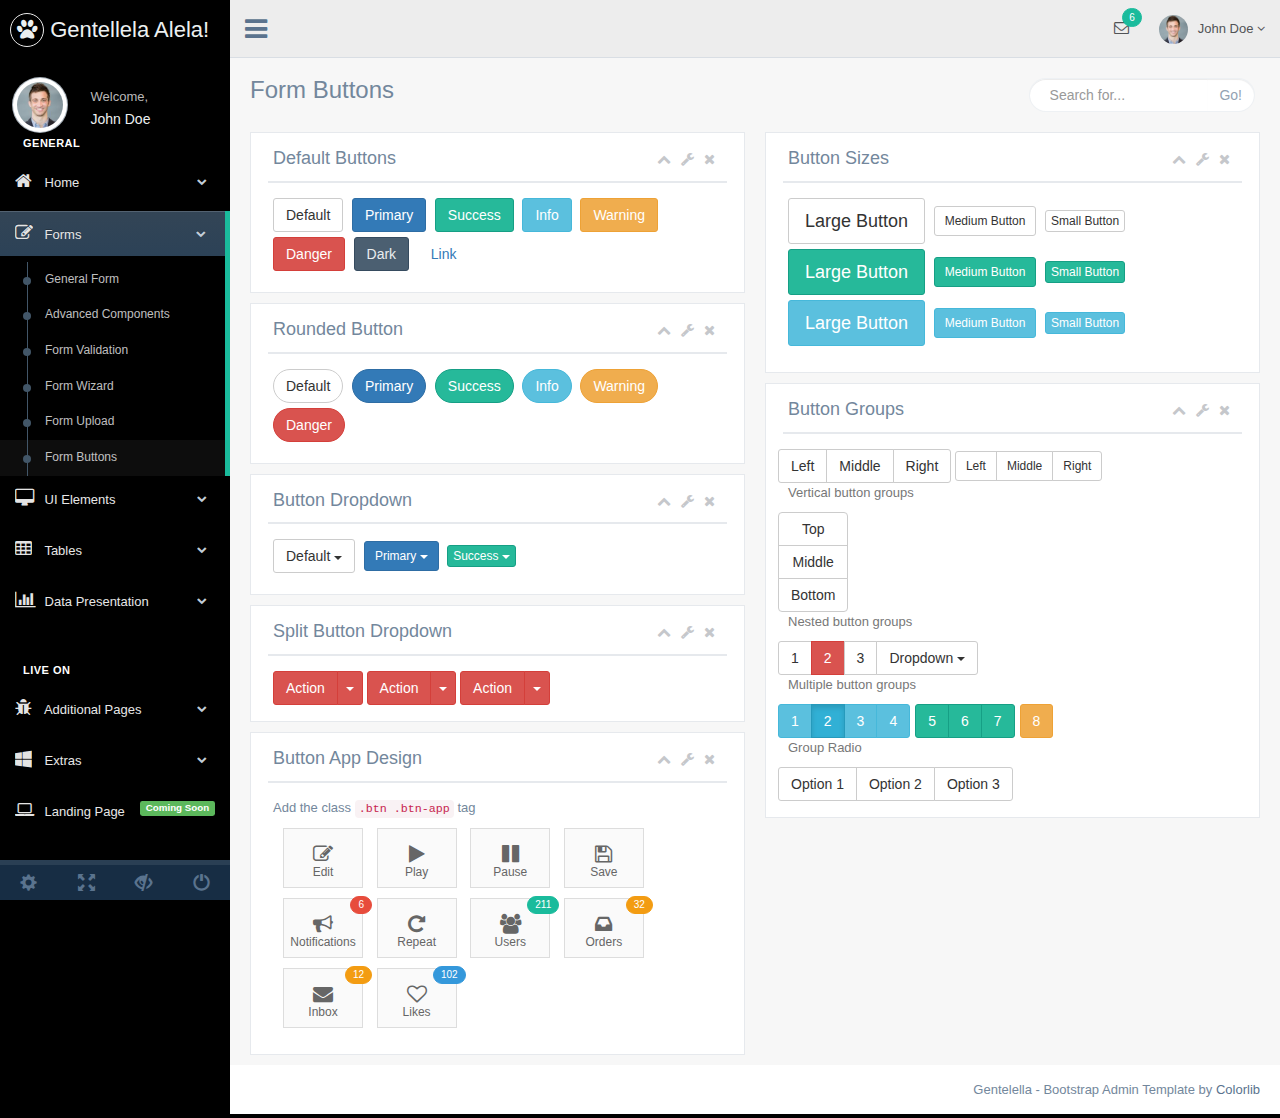
<file: form_buttons.html>
<!DOCTYPE html>
<html lang="en">

<head>
  <meta http-equiv="Content-Type" content="text/html; charset=UTF-8">
  <!-- Meta, title, CSS, favicons, etc. -->
  <meta charset="utf-8">
  <meta http-equiv="X-UA-Compatible" content="IE=edge">
  <meta name="viewport" content="width=device-width, initial-scale=1">

  <title>Gentallela Alela! | </title>

  <!-- Bootstrap core CSS -->

  <link href="css/bootstrap.min.css" rel="stylesheet">

  <link href="fonts/css/font-awesome.min.css" rel="stylesheet">
  <link href="css/animate.min.css" rel="stylesheet">

  <!-- Custom styling plus plugins -->
  <link href="css/custom.css" rel="stylesheet">
  <link href="css/icheck/flat/green.css" rel="stylesheet">


  <script src="js/jquery.min.js"></script>

  <!--[if lt IE 9]>
        <script src="../assets/js/ie8-responsive-file-warning.js"></script>
        <![endif]-->

  <!-- HTML5 shim and Respond.js for IE8 support of HTML5 elements and media queries -->
  <!--[if lt IE 9]>
          <script src="https://oss.maxcdn.com/html5shiv/3.7.2/html5shiv.min.js"></script>
          <script src="https://oss.maxcdn.com/respond/1.4.2/respond.min.js"></script>
        <![endif]-->

</head>


<body class="nav-md">

  <div class="container body">


    <div class="main_container">

      <div class="col-md-3 left_col">
        <div class="left_col scroll-view">

          <div class="navbar nav_title" style="border: 0;">
            <a href="index.html" class="site_title"><i class="fa fa-paw"></i> <span>Gentellela Alela!</span></a>
          </div>
          <div class="clearfix"></div>


          <!-- menu prile quick info -->
          <div class="profile">
            <div class="profile_pic">
              <img src="images/img.jpg" alt="..." class="img-circle profile_img">
            </div>
            <div class="profile_info">
              <span>Welcome,</span>
              <h2>John Doe</h2>
            </div>
          </div>
          <!-- /menu prile quick info -->

          <br />

          <!-- sidebar menu -->
          <div id="sidebar-menu" class="main_menu_side hidden-print main_menu">

            <div class="menu_section">
              <h3>General</h3>
              <ul class="nav side-menu">
                <li><a><i class="fa fa-home"></i> Home <span class="fa fa-chevron-down"></span></a>
                  <ul class="nav child_menu" style="display: none">
                    <li><a href="index.html">Dashboard</a>
                    </li>
                    <li><a href="index2.html">Dashboard2</a>
                    </li>
                    <li><a href="index3.html">Dashboard3</a>
                    </li>
                  </ul>
                </li>
                <li><a><i class="fa fa-edit"></i> Forms <span class="fa fa-chevron-down"></span></a>
                  <ul class="nav child_menu" style="display: none">
                    <li><a href="form.html">General Form</a>
                    </li>
                    <li><a href="form_advanced.html">Advanced Components</a>
                    </li>
                    <li><a href="form_validation.html">Form Validation</a>
                    </li>
                    <li><a href="form_wizards.html">Form Wizard</a>
                    </li>
                    <li><a href="form_upload.html">Form Upload</a>
                    </li>
                    <li><a href="form_buttons.html">Form Buttons</a>
                    </li>
                  </ul>
                </li>
                <li><a><i class="fa fa-desktop"></i> UI Elements <span class="fa fa-chevron-down"></span></a>
                  <ul class="nav child_menu" style="display: none">
                    <li><a href="general_elements.html">General Elements</a>
                    </li>
                    <li><a href="media_gallery.html">Media Gallery</a>
                    </li>
                    <li><a href="typography.html">Typography</a>
                    </li>
                    <li><a href="icons.html">Icons</a>
                    </li>
                    <li><a href="glyphicons.html">Glyphicons</a>
                    </li>
                    <li><a href="widgets.html">Widgets</a>
                    </li>
                    <li><a href="invoice.html">Invoice</a>
                    </li>
                    <li><a href="inbox.html">Inbox</a>
                    </li>
                    <li><a href="calendar.html">Calendar</a>
                    </li>
                  </ul>
                </li>
                <li><a><i class="fa fa-table"></i> Tables <span class="fa fa-chevron-down"></span></a>
                  <ul class="nav child_menu" style="display: none">
                    <li><a href="tables.html">Tables</a>
                    </li>
                    <li><a href="tables_dynamic.html">Table Dynamic</a>
                    </li>
                  </ul>
                </li>
                <li><a><i class="fa fa-bar-chart-o"></i> Data Presentation <span class="fa fa-chevron-down"></span></a>
                  <ul class="nav child_menu" style="display: none">
                    <li><a href="chartjs.html">Chart JS</a>
                    </li>
                    <li><a href="chartjs2.html">Chart JS2</a>
                    </li>
                    <li><a href="morisjs.html">Moris JS</a>
                    </li>
                    <li><a href="echarts.html">ECharts </a>
                    </li>
                    <li><a href="other_charts.html">Other Charts </a>
                    </li>
                  </ul>
                </li>
              </ul>
            </div>
            <div class="menu_section">
              <h3>Live On</h3>
              <ul class="nav side-menu">
                <li><a><i class="fa fa-bug"></i> Additional Pages <span class="fa fa-chevron-down"></span></a>
                  <ul class="nav child_menu" style="display: none">
                    <li><a href="e_commerce.html">E-commerce</a>
                    </li>
                    <li><a href="projects.html">Projects</a>
                    </li>
                    <li><a href="project_detail.html">Project Detail</a>
                    </li>
                    <li><a href="contacts.html">Contacts</a>
                    </li>
                    <li><a href="profile.html">Profile</a>
                    </li>
                  </ul>
                </li>
                <li><a><i class="fa fa-windows"></i> Extras <span class="fa fa-chevron-down"></span></a>
                  <ul class="nav child_menu" style="display: none">
                    <li><a href="page_404.html">404 Error</a>
                    </li>
                    <li><a href="page_500.html">500 Error</a>
                    </li>
                    <li><a href="plain_page.html">Plain Page</a>
                    </li>
                    <li><a href="login.html">Login Page</a>
                    </li>
                    <li><a href="pricing_tables.html">Pricing Tables</a>
                    </li>

                  </ul>
                </li>
                <li><a><i class="fa fa-laptop"></i> Landing Page <span class="label label-success pull-right">Coming Soon</span></a>
                </li>
              </ul>
            </div>

          </div>
          <!-- /sidebar menu -->

          <!-- /menu footer buttons -->
          <div class="sidebar-footer hidden-small">
            <a data-toggle="tooltip" data-placement="top" title="Settings">
              <span class="glyphicon glyphicon-cog" aria-hidden="true"></span>
            </a>
            <a data-toggle="tooltip" data-placement="top" title="FullScreen">
              <span class="glyphicon glyphicon-fullscreen" aria-hidden="true"></span>
            </a>
            <a data-toggle="tooltip" data-placement="top" title="Lock">
              <span class="glyphicon glyphicon-eye-close" aria-hidden="true"></span>
            </a>
            <a data-toggle="tooltip" data-placement="top" title="Logout">
              <span class="glyphicon glyphicon-off" aria-hidden="true"></span>
            </a>
          </div>
          <!-- /menu footer buttons -->
        </div>
      </div>

      <!-- top navigation -->
      <div class="top_nav">

        <div class="nav_menu">
          <nav class="" role="navigation">
            <div class="nav toggle">
              <a id="menu_toggle"><i class="fa fa-bars"></i></a>
            </div>

            <ul class="nav navbar-nav navbar-right">
              <li class="">
                <a href="javascript:;" class="user-profile dropdown-toggle" data-toggle="dropdown" aria-expanded="false">
                  <img src="images/img.jpg" alt="">John Doe
                  <span class=" fa fa-angle-down"></span>
                </a>
                <ul class="dropdown-menu dropdown-usermenu pull-right">
                  <li><a href="javascript:;">  Profile</a>
                  </li>
                  <li>
                    <a href="javascript:;">
                      <span class="badge bg-red pull-right">50%</span>
                      <span>Settings</span>
                    </a>
                  </li>
                  <li>
                    <a href="javascript:;">Help</a>
                  </li>
                  <li><a href="login.html"><i class="fa fa-sign-out pull-right"></i> Log Out</a>
                  </li>
                </ul>
              </li>

              <li role="presentation" class="dropdown">
                <a href="javascript:;" class="dropdown-toggle info-number" data-toggle="dropdown" aria-expanded="false">
                  <i class="fa fa-envelope-o"></i>
                  <span class="badge bg-green">6</span>
                </a>
                <ul id="menu1" class="dropdown-menu list-unstyled msg_list" role="menu">
                  <li>
                    <a>
                      <span class="image">
                                        <img src="images/img.jpg" alt="Profile Image" />
                                    </span>
                      <span>
                                        <span>John Smith</span>
                      <span class="time">3 mins ago</span>
                      </span>
                      <span class="message">
                                        Film festivals used to be do-or-die moments for movie makers. They were where...
                                    </span>
                    </a>
                  </li>
                  <li>
                    <a>
                      <span class="image">
                                        <img src="images/img.jpg" alt="Profile Image" />
                                    </span>
                      <span>
                                        <span>John Smith</span>
                      <span class="time">3 mins ago</span>
                      </span>
                      <span class="message">
                                        Film festivals used to be do-or-die moments for movie makers. They were where...
                                    </span>
                    </a>
                  </li>
                  <li>
                    <a>
                      <span class="image">
                                        <img src="images/img.jpg" alt="Profile Image" />
                                    </span>
                      <span>
                                        <span>John Smith</span>
                      <span class="time">3 mins ago</span>
                      </span>
                      <span class="message">
                                        Film festivals used to be do-or-die moments for movie makers. They were where...
                                    </span>
                    </a>
                  </li>
                  <li>
                    <a>
                      <span class="image">
                                        <img src="images/img.jpg" alt="Profile Image" />
                                    </span>
                      <span>
                                        <span>John Smith</span>
                      <span class="time">3 mins ago</span>
                      </span>
                      <span class="message">
                                        Film festivals used to be do-or-die moments for movie makers. They were where...
                                    </span>
                    </a>
                  </li>
                  <li>
                    <div class="text-center">
                      <a>
                        <strong>See All Alerts</strong>
                        <i class="fa fa-angle-right"></i>
                      </a>
                    </div>
                  </li>
                </ul>
              </li>

            </ul>
          </nav>
        </div>

      </div>
      <!-- /top navigation -->

      <!-- page content -->

      <div class="right_col" role="main">
        <div class="">

          <div class="page-title">
            <div class="title_left">
              <h3>Form Buttons</h3>
            </div>

            <div class="title_right">
              <div class="col-md-5 col-sm-5 col-xs-12 form-group pull-right top_search">
                <div class="input-group">
                  <input type="text" class="form-control" placeholder="Search for...">
                  <span class="input-group-btn">
                            <button class="btn btn-default" type="button">Go!</button>
                        </span>
                </div>
              </div>
            </div>
          </div>
          <div class="clearfix"></div>

          <div class="row">

            <div class="col-md-6">

              <div class="x_panel">
                <div class="x_title">
                  <h2>Default Buttons </h2>
                  <ul class="nav navbar-right panel_toolbox">
                    <li><a class="collapse-link"><i class="fa fa-chevron-up"></i></a>
                    </li>
                    <li class="dropdown">
                      <a href="#" class="dropdown-toggle" data-toggle="dropdown" role="button" aria-expanded="false"><i class="fa fa-wrench"></i></a>
                      <ul class="dropdown-menu" role="menu">
                        <li><a href="#">Settings 1</a>
                        </li>
                        <li><a href="#">Settings 2</a>
                        </li>
                      </ul>
                    </li>
                    <li><a class="close-link"><i class="fa fa-close"></i></a>
                    </li>
                  </ul>
                  <div class="clearfix"></div>
                </div>
                <div class="x_content">
                  <button type="button" class="btn btn-default">Default</button>

                  <button type="button" class="btn btn-primary">Primary</button>

                  <button type="button" class="btn btn-success">Success</button>

                  <button type="button" class="btn btn-info">Info</button>

                  <button type="button" class="btn btn-warning">Warning</button>

                  <button type="button" class="btn btn-danger">Danger</button>

                  <button type="button" class="btn btn-dark">Dark</button>

                  <button type="button" class="btn btn-link">Link</button>
                </div>
              </div>


              <div class="x_panel">
                <div class="x_title">
                  <h2>Rounded Button</h2>
                  <ul class="nav navbar-right panel_toolbox">
                    <li><a class="collapse-link"><i class="fa fa-chevron-up"></i></a>
                    </li>
                    <li class="dropdown">
                      <a href="#" class="dropdown-toggle" data-toggle="dropdown" role="button" aria-expanded="false"><i class="fa fa-wrench"></i></a>
                      <ul class="dropdown-menu" role="menu">
                        <li><a href="#">Settings 1</a>
                        </li>
                        <li><a href="#">Settings 2</a>
                        </li>
                      </ul>
                    </li>
                    <li><a class="close-link"><i class="fa fa-close"></i></a>
                    </li>
                  </ul>
                  <div class="clearfix"></div>
                </div>
                <div class="x_content">
                  <button type="button" class="btn btn-round btn-default">Default</button>
                  <button type="button" class="btn btn-round btn-primary">Primary</button>
                  <button type="button" class="btn btn-round btn-success">Success</button>
                  <button type="button" class="btn btn-round btn-info">Info</button>
                  <button type="button" class="btn btn-round btn-warning">Warning</button>
                  <button type="button" class="btn btn-round btn-danger">Danger</button>
                </div>
              </div>

              <div class="x_panel">
                <div class="x_title">
                  <h2>Button Dropdown</h2>
                  <ul class="nav navbar-right panel_toolbox">
                    <li><a class="collapse-link"><i class="fa fa-chevron-up"></i></a>
                    </li>
                    <li class="dropdown">
                      <a href="#" class="dropdown-toggle" data-toggle="dropdown" role="button" aria-expanded="false"><i class="fa fa-wrench"></i></a>
                      <ul class="dropdown-menu" role="menu">
                        <li><a href="#">Settings 1</a>
                        </li>
                        <li><a href="#">Settings 2</a>
                        </li>
                      </ul>
                    </li>
                    <li><a class="close-link"><i class="fa fa-close"></i></a>
                    </li>
                  </ul>
                  <div class="clearfix"></div>
                </div>
                <div class="x_content">

                  <button data-toggle="dropdown" class="btn btn-default dropdown-toggle" type="button" aria-expanded="false">Default <span class="caret"></span>
                  </button>
                  <ul role="menu" class="dropdown-menu">
                    <li><a href="#">Action</a>
                    </li>
                    <li><a href="#">Another action</a>
                    </li>
                    <li><a href="#">Something else here</a>
                    </li>
                    <li class="divider"></li>
                    <li><a href="#">Separated link</a>
                    </li>
                  </ul>

                  <button data-toggle="dropdown" class="btn btn-primary dropdown-toggle btn-sm" type="button" aria-expanded="false">Primary <span class="caret"></span>
                  </button>
                  <ul role="menu" class="dropdown-menu">
                    <li><a href="#">Action</a>
                    </li>
                    <li><a href="#">Another action</a>
                    </li>
                    <li><a href="#">Something else here</a>
                    </li>
                    <li class="divider"></li>
                    <li><a href="#">Separated link</a>
                    </li>
                  </ul>

                  <button data-toggle="dropdown" class="btn btn-success dropdown-toggle btn-xs" type="button">Success <span class="caret"></span>
                  </button>
                  <ul role="menu" class="dropdown-menu">
                    <li><a href="#">Action</a>
                    </li>
                    <li><a href="#">Another action</a>
                    </li>
                    <li><a href="#">Something else here</a>
                    </li>
                    <li class="divider"></li>
                    <li><a href="#">Separated link</a>
                    </li>
                  </ul>


                </div>
              </div>


              <div class="x_panel">
                <div class="x_title">
                  <h2>Split Button Dropdown</h2>
                  <ul class="nav navbar-right panel_toolbox">
                    <li><a class="collapse-link"><i class="fa fa-chevron-up"></i></a>
                    </li>
                    <li class="dropdown">
                      <a href="#" class="dropdown-toggle" data-toggle="dropdown" role="button" aria-expanded="false"><i class="fa fa-wrench"></i></a>
                      <ul class="dropdown-menu" role="menu">
                        <li><a href="#">Settings 1</a>
                        </li>
                        <li><a href="#">Settings 2</a>
                        </li>
                      </ul>
                    </li>
                    <li><a class="close-link"><i class="fa fa-close"></i></a>
                    </li>
                  </ul>
                  <div class="clearfix"></div>
                </div>
                <div class="x_content">

                  <!-- Split button -->
                  <div class="btn-group">
                    <button type="button" class="btn btn-danger">Action</button>
                    <button type="button" class="btn btn-danger dropdown-toggle" data-toggle="dropdown" aria-expanded="false">
                      <span class="caret"></span>
                      <span class="sr-only">Toggle Dropdown</span>
                    </button>
                    <ul class="dropdown-menu" role="menu">
                      <li><a href="#">Action</a>
                      </li>
                      <li><a href="#">Another action</a>
                      </li>
                      <li><a href="#">Something else here</a>
                      </li>
                      <li class="divider"></li>
                      <li><a href="#">Separated link</a>
                      </li>
                    </ul>
                  </div>

                  <!-- Split button -->
                  <div class="btn-group">
                    <button type="button" class="btn btn-danger">Action</button>
                    <button type="button" class="btn btn-danger dropdown-toggle" data-toggle="dropdown" aria-expanded="false">
                      <span class="caret"></span>
                      <span class="sr-only">Toggle Dropdown</span>
                    </button>
                    <ul class="dropdown-menu" role="menu">
                      <li><a href="#">Action</a>
                      </li>
                      <li><a href="#">Another action</a>
                      </li>
                      <li><a href="#">Something else here</a>
                      </li>
                      <li class="divider"></li>
                      <li><a href="#">Separated link</a>
                      </li>
                    </ul>
                  </div>

                  <!-- Split button -->
                  <div class="btn-group">
                    <button type="button" class="btn btn-danger">Action</button>
                    <button type="button" class="btn btn-danger dropdown-toggle" data-toggle="dropdown" aria-expanded="false">
                      <span class="caret"></span>
                      <span class="sr-only">Toggle Dropdown</span>
                    </button>
                    <ul class="dropdown-menu" role="menu">
                      <li><a href="#">Action</a>
                      </li>
                      <li><a href="#">Another action</a>
                      </li>
                      <li><a href="#">Something else here</a>
                      </li>
                      <li class="divider"></li>
                      <li><a href="#">Separated link</a>
                      </li>
                    </ul>
                  </div>


                </div>
              </div>


              <div class="x_panel">
                <div class="x_title">
                  <h2>Button App Design</h2>
                  <ul class="nav navbar-right panel_toolbox">
                    <li><a class="collapse-link"><i class="fa fa-chevron-up"></i></a>
                    </li>
                    <li class="dropdown">
                      <a href="#" class="dropdown-toggle" data-toggle="dropdown" role="button" aria-expanded="false"><i class="fa fa-wrench"></i></a>
                      <ul class="dropdown-menu" role="menu">
                        <li><a href="#">Settings 1</a>
                        </li>
                        <li><a href="#">Settings 2</a>
                        </li>
                      </ul>
                    </li>
                    <li><a class="close-link"><i class="fa fa-close"></i></a>
                    </li>
                  </ul>
                  <div class="clearfix"></div>
                </div>
                <div class="x_content">
                  <p>Add the class <code>.btn .btn-app</code> tag</p>
                  <a class="btn btn-app">
                    <i class="fa fa-edit"></i> Edit
                  </a>
                  <a class="btn btn-app">
                    <i class="fa fa-play"></i> Play
                  </a>
                  <a class="btn btn-app">
                    <i class="fa fa-pause"></i> Pause
                  </a>
                  <a class="btn btn-app">
                    <i class="fa fa-save"></i> Save
                  </a>
                  <a class="btn btn-app">
                    <span class="badge bg-red">6</span>
                    <i class="fa fa-bullhorn"></i> Notifications
                  </a>
                  <a class="btn btn-app">
                    <i class="fa fa-repeat"></i> Repeat
                  </a>
                  <a class="btn btn-app">
                    <span class="badge bg-green">211</span>
                    <i class="fa fa-users"></i> Users
                  </a>
                  <a class="btn btn-app">
                    <span class="badge bg-orange">32</span>
                    <i class="fa fa-inbox"></i> Orders
                  </a>
                  <a class="btn btn-app">
                    <span class="badge bg-orange">12</span>
                    <i class="fa fa-envelope"></i> Inbox
                  </a>
                  <a class="btn btn-app">
                    <span class="badge bg-blue">102</span>
                    <i class="fa fa-heart-o"></i> Likes
                  </a>
                </div>
              </div>

            </div>

            <div class="col-md-6">

              <div class="x_panel">
                <div class="x_title">
                  <h2>Button Sizes</h2>
                  <ul class="nav navbar-right panel_toolbox">
                    <li><a class="collapse-link"><i class="fa fa-chevron-up"></i></a>
                    </li>
                    <li class="dropdown">
                      <a href="#" class="dropdown-toggle" data-toggle="dropdown" role="button" aria-expanded="false"><i class="fa fa-wrench"></i></a>
                      <ul class="dropdown-menu" role="menu">
                        <li><a href="#">Settings 1</a>
                        </li>
                        <li><a href="#">Settings 2</a>
                        </li>
                      </ul>
                    </li>
                    <li><a class="close-link"><i class="fa fa-close"></i></a>
                    </li>
                  </ul>
                  <div class="clearfix"></div>
                </div>
                <div class="x_content">
                  <div class="buttons">
                    <!-- Standard button -->
                    <button type="button" class="btn btn-default btn-lg">Large Button</button>
                    <button type="button" class="btn btn-default btn-sm">Medium Button</button>
                    <button type="button" class="btn btn-default btn-xs">Small Button</button>
                    <br>

                    <button type="button" class="btn btn-success btn-lg">Large Button</button>
                    <button type="button" class="btn btn-success btn-sm">Medium Button</button>
                    <button type="button" class="btn btn-success btn-xs">Small Button</button>
                    <br>

                    <button type="button" class="btn btn-info btn-lg">Large Button</button>
                    <button type="button" class="btn btn-info btn-sm">Medium Button</button>
                    <button type="button" class="btn btn-info btn-xs">Small Button</button>
                    <br>
                  </div>
                </div>

              </div>


              <div class="x_panel">
                <div class="x_title">
                  <h2>Button Groups</h2>
                  <ul class="nav navbar-right panel_toolbox">
                    <li><a class="collapse-link"><i class="fa fa-chevron-up"></i></a>
                    </li>
                    <li class="dropdown">
                      <a href="#" class="dropdown-toggle" data-toggle="dropdown" role="button" aria-expanded="false"><i class="fa fa-wrench"></i></a>
                      <ul class="dropdown-menu" role="menu">
                        <li><a href="#">Settings 1</a>
                        </li>
                        <li><a href="#">Settings 2</a>
                        </li>
                      </ul>
                    </li>
                    <li><a class="close-link"><i class="fa fa-close"></i></a>
                    </li>
                  </ul>
                  <div class="clearfix"></div>
                </div>
                <div class="x_content">
                  <div class="row">
                    <div class="btn-group">
                      <button class="btn btn-default" type="button">Left</button>
                      <button class="btn btn-default" type="button">Middle</button>
                      <button class="btn btn-default" type="button">Right</button>
                    </div>
                    <div class="btn-group  btn-group-sm">
                      <button class="btn btn-default" type="button">Left</button>
                      <button class="btn btn-default" type="button">Middle</button>
                      <button class="btn btn-default" type="button">Right</button>
                    </div>
                  </div>
                  <p class="text-muted">Vertical button groups</p>
                  <div class="row">
                    <div class="btn-group-vertical">
                      <button class="btn btn-default" type="button">Top</button>
                      <button class="btn btn-default" type="button">Middle</button>
                      <button class="btn btn-default" type="button">Bottom</button>
                    </div>
                  </div>
                  <p class="text-muted">Nested button groups</p>
                  <div class="row">
                    <div class="btn-group">
                      <button class="btn btn-default" type="button">1</button>
                      <button class="btn btn-danger" type="button">2</button>
                      <button class="btn btn-default" type="button">3</button>
                      <div class="btn-group">
                        <button data-toggle="dropdown" class="btn btn-default dropdown-toggle" type="button"> Dropdown <span class="caret"></span> </button>
                        <ul class="dropdown-menu">
                          <li><a href="#">Dropdown link 1</a>
                          </li>
                          <li><a href="#">Dropdown link 2</a>
                          </li>
                          <li><a href="#">Dropdown link 3</a>
                          </li>
                        </ul>
                      </div>
                    </div>
                  </div>

                  <p class="text-muted">Multiple button groups</p>
                  <div class="row">
                    <div class="btn-toolbar">
                      <div class="btn-group">
                        <button class="btn btn-info" type="button">1</button>
                        <button class="btn btn-info active" type="button">2</button>
                        <button class="btn btn-info" type="button">3</button>
                        <button class="btn btn-info" type="button">4</button>
                      </div>
                      <div class="btn-group">
                        <button class="btn btn-success" type="button">5</button>
                        <button class="btn btn-success" type="button">6</button>
                        <button class="btn btn-success" type="button">7</button>
                      </div>
                      <div class="btn-group">
                        <button class="btn btn-warning" type="button">8</button>
                      </div>
                    </div>
                  </div>

                  <p class="text-muted">Group Radio</p>
                  <div class="row">
                    <div class="btn-group" data-toggle="buttons">
                      <label class="btn btn-default">
                        <input type="radio" name="options" id="option1"> Option 1
                      </label>
                      <label class="btn btn-default">
                        <input type="radio" name="options" id="option2"> Option 2
                      </label>
                      <label class="btn btn-default">
                        <input type="radio" name="options" id="option3"> Option 3
                      </label>
                    </div>
                  </div>
                </div>
              </div>

            </div>
          </div>
        </div>

        <!-- footer content -->
        <footer>
          <div class="pull-right">
            Gentelella - Bootstrap Admin Template by <a href="https://colorlib.com">Colorlib</a>
          </div>
          <div class="clearfix"></div>
        </footer>
        <!-- /footer content -->

      </div>
      <!-- /page content -->
    </div>

  </div>

  <div id="custom_notifications" class="custom-notifications dsp_none">
    <ul class="list-unstyled notifications clearfix" data-tabbed_notifications="notif-group">
    </ul>
    <div class="clearfix"></div>
    <div id="notif-group" class="tabbed_notifications"></div>
  </div>

  <script src="js/bootstrap.min.js"></script>

  <!-- bootstrap progress js -->
  <script src="js/progressbar/bootstrap-progressbar.min.js"></script>
  
  <!-- icheck -->
  <script src="js/icheck/icheck.min.js"></script>

  <script src="js/custom.js"></script>
  <!-- pace -->
  <script src="js/pace/pace.min.js"></script>
</body>

</html>
</file>
<file: assets/plugins/icons-mind/style.css>
@font-face {
	font-family: 'icomoon';
	src:url('fonts/icomoonca27.eot?-rdmvgc');
	src:url('fonts/icomoond41d.eot?#iefix-rdmvgc') format('embedded-opentype'),
		url('fonts/icomoonca27.woff?-rdmvgc') format('woff'),
		url('fonts/icomoonca27.ttf?-rdmvgc') format('truetype'),
		url('fonts/icomoonca27.svg?-rdmvgc#icomoon') format('svg');
	font-weight: normal;
	font-style: normal;
}

[class^="icon-"], [class*=" icon-"] {
	font-family: 'icomoon';
	speak: none;
	font-style: normal;
	font-weight: normal;
	font-variant: normal;
	text-transform: none;
	line-height: 1;

	/* Better Font Rendering =========== */
	-webkit-font-smoothing: antialiased;
	-moz-osx-font-smoothing: grayscale;
}

.icon-A-Z:before {
	content: "\e600";
}
.icon-Aa:before {
	content: "\e601";
}
.icon-Add-Bag:before {
	content: "\e602";
}
.icon-Add-Basket:before {
	content: "\e603";
}
.icon-Add-Cart:before {
	content: "\e604";
}
.icon-Add-File:before {
	content: "\e605";
}
.icon-Add-SpaceAfterParagraph:before {
	content: "\e606";
}
.icon-Add-SpaceBeforeParagraph:before {
	content: "\e607";
}
.icon-Add-User:before {
	content: "\e608";
}
.icon-Add-UserStar:before {
	content: "\e609";
}
.icon-Add-Window:before {
	content: "\e60a";
}
.icon-Add:before {
	content: "\e60b";
}
.icon-Address-Book:before {
	content: "\e60c";
}
.icon-Address-Book2:before {
	content: "\e60d";
}
.icon-Administrator:before {
	content: "\e60e";
}
.icon-Aerobics-2:before {
	content: "\e60f";
}
.icon-Aerobics-3:before {
	content: "\e610";
}
.icon-Aerobics:before {
	content: "\e611";
}
.icon-Affiliate:before {
	content: "\e612";
}
.icon-Aim:before {
	content: "\e613";
}
.icon-Air-Balloon:before {
	content: "\e614";
}
.icon-Airbrush:before {
	content: "\e615";
}
.icon-Airship:before {
	content: "\e616";
}
.icon-Alarm-Clock:before {
	content: "\e617";
}
.icon-Alarm-Clock2:before {
	content: "\e618";
}
.icon-Alarm:before {
	content: "\e619";
}
.icon-Alien-2:before {
	content: "\e61a";
}
.icon-Alien:before {
	content: "\e61b";
}
.icon-Aligator:before {
	content: "\e61c";
}
.icon-Align-Center:before {
	content: "\e61d";
}
.icon-Align-JustifyAll:before {
	content: "\e61e";
}
.icon-Align-JustifyCenter:before {
	content: "\e61f";
}
.icon-Align-JustifyLeft:before {
	content: "\e620";
}
.icon-Align-JustifyRight:before {
	content: "\e621";
}
.icon-Align-Left:before {
	content: "\e622";
}
.icon-Align-Right:before {
	content: "\e623";
}
.icon-Alpha:before {
	content: "\e624";
}
.icon-Ambulance:before {
	content: "\e625";
}
.icon-AMX:before {
	content: "\e626";
}
.icon-Anchor-2:before {
	content: "\e627";
}
.icon-Anchor:before {
	content: "\e628";
}
.icon-Android-Store:before {
	content: "\e629";
}
.icon-Android:before {
	content: "\e62a";
}
.icon-Angel-Smiley:before {
	content: "\e62b";
}
.icon-Angel:before {
	content: "\e62c";
}
.icon-Angry:before {
	content: "\e62d";
}
.icon-Apple-Bite:before {
	content: "\e62e";
}
.icon-Apple-Store:before {
	content: "\e62f";
}
.icon-Apple:before {
	content: "\e630";
}
.icon-Approved-Window:before {
	content: "\e631";
}
.icon-Aquarius-2:before {
	content: "\e632";
}
.icon-Aquarius:before {
	content: "\e633";
}
.icon-Archery-2:before {
	content: "\e634";
}
.icon-Archery:before {
	content: "\e635";
}
.icon-Argentina:before {
	content: "\e636";
}
.icon-Aries-2:before {
	content: "\e637";
}
.icon-Aries:before {
	content: "\e638";
}
.icon-Army-Key:before {
	content: "\e639";
}
.icon-Arrow-Around:before {
	content: "\e63a";
}
.icon-Arrow-Back3:before {
	content: "\e63b";
}
.icon-Arrow-Back:before {
	content: "\e63c";
}
.icon-Arrow-Back2:before {
	content: "\e63d";
}
.icon-Arrow-Barrier:before {
	content: "\e63e";
}
.icon-Arrow-Circle:before {
	content: "\e63f";
}
.icon-Arrow-Cross:before {
	content: "\e640";
}
.icon-Arrow-Down:before {
	content: "\e641";
}
.icon-Arrow-Down2:before {
	content: "\e642";
}
.icon-Arrow-Down3:before {
	content: "\e643";
}
.icon-Arrow-DowninCircle:before {
	content: "\e644";
}
.icon-Arrow-Fork:before {
	content: "\e645";
}
.icon-Arrow-Forward:before {
	content: "\e646";
}
.icon-Arrow-Forward2:before {
	content: "\e647";
}
.icon-Arrow-From:before {
	content: "\e648";
}
.icon-Arrow-Inside:before {
	content: "\e649";
}
.icon-Arrow-Inside45:before {
	content: "\e64a";
}
.icon-Arrow-InsideGap:before {
	content: "\e64b";
}
.icon-Arrow-InsideGap45:before {
	content: "\e64c";
}
.icon-Arrow-Into:before {
	content: "\e64d";
}
.icon-Arrow-Join:before {
	content: "\e64e";
}
.icon-Arrow-Junction:before {
	content: "\e64f";
}
.icon-Arrow-Left:before {
	content: "\e650";
}
.icon-Arrow-Left2:before {
	content: "\e651";
}
.icon-Arrow-LeftinCircle:before {
	content: "\e652";
}
.icon-Arrow-Loop:before {
	content: "\e653";
}
.icon-Arrow-Merge:before {
	content: "\e654";
}
.icon-Arrow-Mix:before {
	content: "\e655";
}
.icon-Arrow-Next:before {
	content: "\e656";
}
.icon-Arrow-OutLeft:before {
	content: "\e657";
}
.icon-Arrow-OutRight:before {
	content: "\e658";
}
.icon-Arrow-Outside:before {
	content: "\e659";
}
.icon-Arrow-Outside45:before {
	content: "\e65a";
}
.icon-Arrow-OutsideGap:before {
	content: "\e65b";
}
.icon-Arrow-OutsideGap45:before {
	content: "\e65c";
}
.icon-Arrow-Over:before {
	content: "\e65d";
}
.icon-Arrow-Refresh:before {
	content: "\e65e";
}
.icon-Arrow-Refresh2:before {
	content: "\e65f";
}
.icon-Arrow-Right:before {
	content: "\e660";
}
.icon-Arrow-Right2:before {
	content: "\e661";
}
.icon-Arrow-RightinCircle:before {
	content: "\e662";
}
.icon-Arrow-Shuffle:before {
	content: "\e663";
}
.icon-Arrow-Squiggly:before {
	content: "\e664";
}
.icon-Arrow-Through:before {
	content: "\e665";
}
.icon-Arrow-To:before {
	content: "\e666";
}
.icon-Arrow-TurnLeft:before {
	content: "\e667";
}
.icon-Arrow-TurnRight:before {
	content: "\e668";
}
.icon-Arrow-Up:before {
	content: "\e669";
}
.icon-Arrow-Up2:before {
	content: "\e66a";
}
.icon-Arrow-Up3:before {
	content: "\e66b";
}
.icon-Arrow-UpinCircle:before {
	content: "\e66c";
}
.icon-Arrow-XLeft:before {
	content: "\e66d";
}
.icon-Arrow-XRight:before {
	content: "\e66e";
}
.icon-Ask:before {
	content: "\e66f";
}
.icon-Assistant:before {
	content: "\e670";
}
.icon-Astronaut:before {
	content: "\e671";
}
.icon-At-Sign:before {
	content: "\e672";
}
.icon-ATM:before {
	content: "\e673";
}
.icon-Atom:before {
	content: "\e674";
}
.icon-Audio:before {
	content: "\e675";
}
.icon-Auto-Flash:before {
	content: "\e676";
}
.icon-Autumn:before {
	content: "\e677";
}
.icon-Baby-Clothes:before {
	content: "\e678";
}
.icon-Baby-Clothes2:before {
	content: "\e679";
}
.icon-Baby-Cry:before {
	content: "\e67a";
}
.icon-Baby:before {
	content: "\e67b";
}
.icon-Back2:before {
	content: "\e67c";
}
.icon-Back-Media:before {
	content: "\e67d";
}
.icon-Back-Music:before {
	content: "\e67e";
}
.icon-Back:before {
	content: "\e67f";
}
.icon-Background:before {
	content: "\e680";
}
.icon-Bacteria:before {
	content: "\e681";
}
.icon-Bag-Coins:before {
	content: "\e682";
}
.icon-Bag-Items:before {
	content: "\e683";
}
.icon-Bag-Quantity:before {
	content: "\e684";
}
.icon-Bag:before {
	content: "\e685";
}
.icon-Bakelite:before {
	content: "\e686";
}
.icon-Ballet-Shoes:before {
	content: "\e687";
}
.icon-Balloon:before {
	content: "\e688";
}
.icon-Banana:before {
	content: "\e689";
}
.icon-Band-Aid:before {
	content: "\e68a";
}
.icon-Bank:before {
	content: "\e68b";
}
.icon-Bar-Chart:before {
	content: "\e68c";
}
.icon-Bar-Chart2:before {
	content: "\e68d";
}
.icon-Bar-Chart3:before {
	content: "\e68e";
}
.icon-Bar-Chart4:before {
	content: "\e68f";
}
.icon-Bar-Chart5:before {
	content: "\e690";
}
.icon-Bar-Code:before {
	content: "\e691";
}
.icon-Barricade-2:before {
	content: "\e692";
}
.icon-Barricade:before {
	content: "\e693";
}
.icon-Baseball:before {
	content: "\e694";
}
.icon-Basket-Ball:before {
	content: "\e695";
}
.icon-Basket-Coins:before {
	content: "\e696";
}
.icon-Basket-Items:before {
	content: "\e697";
}
.icon-Basket-Quantity:before {
	content: "\e698";
}
.icon-Bat-2:before {
	content: "\e699";
}
.icon-Bat:before {
	content: "\e69a";
}
.icon-Bathrobe:before {
	content: "\e69b";
}
.icon-Batman-Mask:before {
	content: "\e69c";
}
.icon-Battery-0:before {
	content: "\e69d";
}
.icon-Battery-25:before {
	content: "\e69e";
}
.icon-Battery-50:before {
	content: "\e69f";
}
.icon-Battery-75:before {
	content: "\e6a0";
}
.icon-Battery-100:before {
	content: "\e6a1";
}
.icon-Battery-Charge:before {
	content: "\e6a2";
}
.icon-Bear:before {
	content: "\e6a3";
}
.icon-Beard-2:before {
	content: "\e6a4";
}
.icon-Beard-3:before {
	content: "\e6a5";
}
.icon-Beard:before {
	content: "\e6a6";
}
.icon-Bebo:before {
	content: "\e6a7";
}
.icon-Bee:before {
	content: "\e6a8";
}
.icon-Beer-Glass:before {
	content: "\e6a9";
}
.icon-Beer:before {
	content: "\e6aa";
}
.icon-Bell-2:before {
	content: "\e6ab";
}
.icon-Bell:before {
	content: "\e6ac";
}
.icon-Belt-2:before {
	content: "\e6ad";
}
.icon-Belt-3:before {
	content: "\e6ae";
}
.icon-Belt:before {
	content: "\e6af";
}
.icon-Berlin-Tower:before {
	content: "\e6b0";
}
.icon-Beta:before {
	content: "\e6b1";
}
.icon-Betvibes:before {
	content: "\e6b2";
}
.icon-Bicycle-2:before {
	content: "\e6b3";
}
.icon-Bicycle-3:before {
	content: "\e6b4";
}
.icon-Bicycle:before {
	content: "\e6b5";
}
.icon-Big-Bang:before {
	content: "\e6b6";
}
.icon-Big-Data:before {
	content: "\e6b7";
}
.icon-Bike-Helmet:before {
	content: "\e6b8";
}
.icon-Bikini:before {
	content: "\e6b9";
}
.icon-Bilk-Bottle2:before {
	content: "\e6ba";
}
.icon-Billing:before {
	content: "\e6bb";
}
.icon-Bing:before {
	content: "\e6bc";
}
.icon-Binocular:before {
	content: "\e6bd";
}
.icon-Bio-Hazard:before {
	content: "\e6be";
}
.icon-Biotech:before {
	content: "\e6bf";
}
.icon-Bird-DeliveringLetter:before {
	content: "\e6c0";
}
.icon-Bird:before {
	content: "\e6c1";
}
.icon-Birthday-Cake:before {
	content: "\e6c2";
}
.icon-Bisexual:before {
	content: "\e6c3";
}
.icon-Bishop:before {
	content: "\e6c4";
}
.icon-Bitcoin:before {
	content: "\e6c5";
}
.icon-Black-Cat:before {
	content: "\e6c6";
}
.icon-Blackboard:before {
	content: "\e6c7";
}
.icon-Blinklist:before {
	content: "\e6c8";
}
.icon-Block-Cloud:before {
	content: "\e6c9";
}
.icon-Block-Window:before {
	content: "\e6ca";
}
.icon-Blogger:before {
	content: "\e6cb";
}
.icon-Blood:before {
	content: "\e6cc";
}
.icon-Blouse:before {
	content: "\e6cd";
}
.icon-Blueprint:before {
	content: "\e6ce";
}
.icon-Board:before {
	content: "\e6cf";
}
.icon-Bodybuilding:before {
	content: "\e6d0";
}
.icon-Bold-Text:before {
	content: "\e6d1";
}
.icon-Bone:before {
	content: "\e6d2";
}
.icon-Bones:before {
	content: "\e6d3";
}
.icon-Book:before {
	content: "\e6d4";
}
.icon-Bookmark:before {
	content: "\e6d5";
}
.icon-Books-2:before {
	content: "\e6d6";
}
.icon-Books:before {
	content: "\e6d7";
}
.icon-Boom:before {
	content: "\e6d8";
}
.icon-Boot-2:before {
	content: "\e6d9";
}
.icon-Boot:before {
	content: "\e6da";
}
.icon-Bottom-ToTop:before {
	content: "\e6db";
}
.icon-Bow-2:before {
	content: "\e6dc";
}
.icon-Bow-3:before {
	content: "\e6dd";
}
.icon-Bow-4:before {
	content: "\e6de";
}
.icon-Bow-5:before {
	content: "\e6df";
}
.icon-Bow-6:before {
	content: "\e6e0";
}
.icon-Bow:before {
	content: "\e6e1";
}
.icon-Bowling-2:before {
	content: "\e6e2";
}
.icon-Bowling:before {
	content: "\e6e3";
}
.icon-Box2:before {
	content: "\e6e4";
}
.icon-Box-Close:before {
	content: "\e6e5";
}
.icon-Box-Full:before {
	content: "\e6e6";
}
.icon-Box-Open:before {
	content: "\e6e7";
}
.icon-Box-withFolders:before {
	content: "\e6e8";
}
.icon-Box:before {
	content: "\e6e9";
}
.icon-Boy:before {
	content: "\e6ea";
}
.icon-Bra:before {
	content: "\e6eb";
}
.icon-Brain-2:before {
	content: "\e6ec";
}
.icon-Brain-3:before {
	content: "\e6ed";
}
.icon-Brain:before {
	content: "\e6ee";
}
.icon-Brazil:before {
	content: "\e6ef";
}
.icon-Bread-2:before {
	content: "\e6f0";
}
.icon-Bread:before {
	content: "\e6f1";
}
.icon-Bridge:before {
	content: "\e6f2";
}
.icon-Brightkite:before {
	content: "\e6f3";
}
.icon-Broke-Link2:before {
	content: "\e6f4";
}
.icon-Broken-Link:before {
	content: "\e6f5";
}
.icon-Broom:before {
	content: "\e6f6";
}
.icon-Brush:before {
	content: "\e6f7";
}
.icon-Bucket:before {
	content: "\e6f8";
}
.icon-Bug:before {
	content: "\e6f9";
}
.icon-Building:before {
	content: "\e6fa";
}
.icon-Bulleted-List:before {
	content: "\e6fb";
}
.icon-Bus-2:before {
	content: "\e6fc";
}
.icon-Bus:before {
	content: "\e6fd";
}
.icon-Business-Man:before {
	content: "\e6fe";
}
.icon-Business-ManWoman:before {
	content: "\e6ff";
}
.icon-Business-Mens:before {
	content: "\e700";
}
.icon-Business-Woman:before {
	content: "\e701";
}
.icon-Butterfly:before {
	content: "\e702";
}
.icon-Button:before {
	content: "\e703";
}
.icon-Cable-Car:before {
	content: "\e704";
}
.icon-Cake:before {
	content: "\e705";
}
.icon-Calculator-2:before {
	content: "\e706";
}
.icon-Calculator-3:before {
	content: "\e707";
}
.icon-Calculator:before {
	content: "\e708";
}
.icon-Calendar-2:before {
	content: "\e709";
}
.icon-Calendar-3:before {
	content: "\e70a";
}
.icon-Calendar-4:before {
	content: "\e70b";
}
.icon-Calendar-Clock:before {
	content: "\e70c";
}
.icon-Calendar:before {
	content: "\e70d";
}
.icon-Camel:before {
	content: "\e70e";
}
.icon-Camera-2:before {
	content: "\e70f";
}
.icon-Camera-3:before {
	content: "\e710";
}
.icon-Camera-4:before {
	content: "\e711";
}
.icon-Camera-5:before {
	content: "\e712";
}
.icon-Camera-Back:before {
	content: "\e713";
}
.icon-Camera:before {
	content: "\e714";
}
.icon-Can-2:before {
	content: "\e715";
}
.icon-Can:before {
	content: "\e716";
}
.icon-Canada:before {
	content: "\e717";
}
.icon-Cancer-2:before {
	content: "\e718";
}
.icon-Cancer-3:before {
	content: "\e719";
}
.icon-Cancer:before {
	content: "\e71a";
}
.icon-Candle:before {
	content: "\e71b";
}
.icon-Candy-Cane:before {
	content: "\e71c";
}
.icon-Candy:before {
	content: "\e71d";
}
.icon-Cannon:before {
	content: "\e71e";
}
.icon-Cap-2:before {
	content: "\e71f";
}
.icon-Cap-3:before {
	content: "\e720";
}
.icon-Cap-Smiley:before {
	content: "\e721";
}
.icon-Cap:before {
	content: "\e722";
}
.icon-Capricorn-2:before {
	content: "\e723";
}
.icon-Capricorn:before {
	content: "\e724";
}
.icon-Car-2:before {
	content: "\e725";
}
.icon-Car-3:before {
	content: "\e726";
}
.icon-Car-Coins:before {
	content: "\e727";
}
.icon-Car-Items:before {
	content: "\e728";
}
.icon-Car-Wheel:before {
	content: "\e729";
}
.icon-Car:before {
	content: "\e72a";
}
.icon-Cardigan:before {
	content: "\e72b";
}
.icon-Cardiovascular:before {
	content: "\e72c";
}
.icon-Cart-Quantity:before {
	content: "\e72d";
}
.icon-Casette-Tape:before {
	content: "\e72e";
}
.icon-Cash-Register:before {
	content: "\e72f";
}
.icon-Cash-register2:before {
	content: "\e730";
}
.icon-Castle:before {
	content: "\e731";
}
.icon-Cat:before {
	content: "\e732";
}
.icon-Cathedral:before {
	content: "\e733";
}
.icon-Cauldron:before {
	content: "\e734";
}
.icon-CD-2:before {
	content: "\e735";
}
.icon-CD-Cover:before {
	content: "\e736";
}
.icon-CD:before {
	content: "\e737";
}
.icon-Cello:before {
	content: "\e738";
}
.icon-Celsius:before {
	content: "\e739";
}
.icon-Chacked-Flag:before {
	content: "\e73a";
}
.icon-Chair:before {
	content: "\e73b";
}
.icon-Charger:before {
	content: "\e73c";
}
.icon-Check-2:before {
	content: "\e73d";
}
.icon-Check:before {
	content: "\e73e";
}
.icon-Checked-User:before {
	content: "\e73f";
}
.icon-Checkmate:before {
	content: "\e740";
}
.icon-Checkout-Bag:before {
	content: "\e741";
}
.icon-Checkout-Basket:before {
	content: "\e742";
}
.icon-Checkout:before {
	content: "\e743";
}
.icon-Cheese:before {
	content: "\e744";
}
.icon-Cheetah:before {
	content: "\e745";
}
.icon-Chef-Hat:before {
	content: "\e746";
}
.icon-Chef-Hat2:before {
	content: "\e747";
}
.icon-Chef:before {
	content: "\e748";
}
.icon-Chemical-2:before {
	content: "\e749";
}
.icon-Chemical-3:before {
	content: "\e74a";
}
.icon-Chemical-4:before {
	content: "\e74b";
}
.icon-Chemical-5:before {
	content: "\e74c";
}
.icon-Chemical:before {
	content: "\e74d";
}
.icon-Chess-Board:before {
	content: "\e74e";
}
.icon-Chess:before {
	content: "\e74f";
}
.icon-Chicken:before {
	content: "\e750";
}
.icon-Chile:before {
	content: "\e751";
}
.icon-Chimney:before {
	content: "\e752";
}
.icon-China:before {
	content: "\e753";
}
.icon-Chinese-Temple:before {
	content: "\e754";
}
.icon-Chip:before {
	content: "\e755";
}
.icon-Chopsticks-2:before {
	content: "\e756";
}
.icon-Chopsticks:before {
	content: "\e757";
}
.icon-Christmas-Ball:before {
	content: "\e758";
}
.icon-Christmas-Bell:before {
	content: "\e759";
}
.icon-Christmas-Candle:before {
	content: "\e75a";
}
.icon-Christmas-Hat:before {
	content: "\e75b";
}
.icon-Christmas-Sleigh:before {
	content: "\e75c";
}
.icon-Christmas-Snowman:before {
	content: "\e75d";
}
.icon-Christmas-Sock:before {
	content: "\e75e";
}
.icon-Christmas-Tree:before {
	content: "\e75f";
}
.icon-Christmas:before {
	content: "\e760";
}
.icon-Chrome:before {
	content: "\e761";
}
.icon-Chrysler-Building:before {
	content: "\e762";
}
.icon-Cinema:before {
	content: "\e763";
}
.icon-Circular-Point:before {
	content: "\e764";
}
.icon-City-Hall:before {
	content: "\e765";
}
.icon-Clamp:before {
	content: "\e766";
}
.icon-Clapperboard-Close:before {
	content: "\e767";
}
.icon-Clapperboard-Open:before {
	content: "\e768";
}
.icon-Claps:before {
	content: "\e769";
}
.icon-Clef:before {
	content: "\e76a";
}
.icon-Clinic:before {
	content: "\e76b";
}
.icon-Clock-2:before {
	content: "\e76c";
}
.icon-Clock-3:before {
	content: "\e76d";
}
.icon-Clock-4:before {
	content: "\e76e";
}
.icon-Clock-Back:before {
	content: "\e76f";
}
.icon-Clock-Forward:before {
	content: "\e770";
}
.icon-Clock:before {
	content: "\e771";
}
.icon-Close-Window:before {
	content: "\e772";
}
.icon-Close:before {
	content: "\e773";
}
.icon-Clothing-Store:before {
	content: "\e774";
}
.icon-Cloud--:before {
	content: "\e775";
}
.icon-Cloud-:before {
	content: "\e776";
}
.icon-Cloud-Camera:before {
	content: "\e777";
}
.icon-Cloud-Computer:before {
	content: "\e778";
}
.icon-Cloud-Email:before {
	content: "\e779";
}
.icon-Cloud-Hail:before {
	content: "\e77a";
}
.icon-Cloud-Laptop:before {
	content: "\e77b";
}
.icon-Cloud-Lock:before {
	content: "\e77c";
}
.icon-Cloud-Moon:before {
	content: "\e77d";
}
.icon-Cloud-Music:before {
	content: "\e77e";
}
.icon-Cloud-Picture:before {
	content: "\e77f";
}
.icon-Cloud-Rain:before {
	content: "\e780";
}
.icon-Cloud-Remove:before {
	content: "\e781";
}
.icon-Cloud-Secure:before {
	content: "\e782";
}
.icon-Cloud-Settings:before {
	content: "\e783";
}
.icon-Cloud-Smartphone:before {
	content: "\e784";
}
.icon-Cloud-Snow:before {
	content: "\e785";
}
.icon-Cloud-Sun:before {
	content: "\e786";
}
.icon-Cloud-Tablet:before {
	content: "\e787";
}
.icon-Cloud-Video:before {
	content: "\e788";
}
.icon-Cloud-Weather:before {
	content: "\e789";
}
.icon-Cloud:before {
	content: "\e78a";
}
.icon-Clouds-Weather:before {
	content: "\e78b";
}
.icon-Clouds:before {
	content: "\e78c";
}
.icon-Clown:before {
	content: "\e78d";
}
.icon-CMYK:before {
	content: "\e78e";
}
.icon-Coat:before {
	content: "\e78f";
}
.icon-Cocktail:before {
	content: "\e790";
}
.icon-Coconut:before {
	content: "\e791";
}
.icon-Code-Window:before {
	content: "\e792";
}
.icon-Coding:before {
	content: "\e793";
}
.icon-Coffee-2:before {
	content: "\e794";
}
.icon-Coffee-Bean:before {
	content: "\e795";
}
.icon-Coffee-Machine:before {
	content: "\e796";
}
.icon-Coffee-toGo:before {
	content: "\e797";
}
.icon-Coffee:before {
	content: "\e798";
}
.icon-Coffin:before {
	content: "\e799";
}
.icon-Coin:before {
	content: "\e79a";
}
.icon-Coins-2:before {
	content: "\e79b";
}
.icon-Coins-3:before {
	content: "\e79c";
}
.icon-Coins:before {
	content: "\e79d";
}
.icon-Colombia:before {
	content: "\e79e";
}
.icon-Colosseum:before {
	content: "\e79f";
}
.icon-Column-2:before {
	content: "\e7a0";
}
.icon-Column-3:before {
	content: "\e7a1";
}
.icon-Column:before {
	content: "\e7a2";
}
.icon-Comb-2:before {
	content: "\e7a3";
}
.icon-Comb:before {
	content: "\e7a4";
}
.icon-Communication-Tower:before {
	content: "\e7a5";
}
.icon-Communication-Tower2:before {
	content: "\e7a6";
}
.icon-Compass-2:before {
	content: "\e7a7";
}
.icon-Compass-3:before {
	content: "\e7a8";
}
.icon-Compass-4:before {
	content: "\e7a9";
}
.icon-Compass-Rose:before {
	content: "\e7aa";
}
.icon-Compass:before {
	content: "\e7ab";
}
.icon-Computer-2:before {
	content: "\e7ac";
}
.icon-Computer-3:before {
	content: "\e7ad";
}
.icon-Computer-Secure:before {
	content: "\e7ae";
}
.icon-Computer:before {
	content: "\e7af";
}
.icon-Conference:before {
	content: "\e7b0";
}
.icon-Confused:before {
	content: "\e7b1";
}
.icon-Conservation:before {
	content: "\e7b2";
}
.icon-Consulting:before {
	content: "\e7b3";
}
.icon-Contrast:before {
	content: "\e7b4";
}
.icon-Control-2:before {
	content: "\e7b5";
}
.icon-Control:before {
	content: "\e7b6";
}
.icon-Cookie-Man:before {
	content: "\e7b7";
}
.icon-Cookies:before {
	content: "\e7b8";
}
.icon-Cool-Guy:before {
	content: "\e7b9";
}
.icon-Cool:before {
	content: "\e7ba";
}
.icon-Copyright:before {
	content: "\e7bb";
}
.icon-Costume:before {
	content: "\e7bc";
}
.icon-Couple-Sign:before {
	content: "\e7bd";
}
.icon-Cow:before {
	content: "\e7be";
}
.icon-CPU:before {
	content: "\e7bf";
}
.icon-Crane:before {
	content: "\e7c0";
}
.icon-Cranium:before {
	content: "\e7c1";
}
.icon-Credit-Card:before {
	content: "\e7c2";
}
.icon-Credit-Card2:before {
	content: "\e7c3";
}
.icon-Credit-Card3:before {
	content: "\e7c4";
}
.icon-Cricket:before {
	content: "\e7c5";
}
.icon-Criminal:before {
	content: "\e7c6";
}
.icon-Croissant:before {
	content: "\e7c7";
}
.icon-Crop-2:before {
	content: "\e7c8";
}
.icon-Crop-3:before {
	content: "\e7c9";
}
.icon-Crown-2:before {
	content: "\e7ca";
}
.icon-Crown:before {
	content: "\e7cb";
}
.icon-Crying:before {
	content: "\e7cc";
}
.icon-Cube-Molecule:before {
	content: "\e7cd";
}
.icon-Cube-Molecule2:before {
	content: "\e7ce";
}
.icon-Cupcake:before {
	content: "\e7cf";
}
.icon-Cursor-Click:before {
	content: "\e7d0";
}
.icon-Cursor-Click2:before {
	content: "\e7d1";
}
.icon-Cursor-Move:before {
	content: "\e7d2";
}
.icon-Cursor-Move2:before {
	content: "\e7d3";
}
.icon-Cursor-Select:before {
	content: "\e7d4";
}
.icon-Cursor:before {
	content: "\e7d5";
}
.icon-D-Eyeglasses:before {
	content: "\e7d6";
}
.icon-D-Eyeglasses2:before {
	content: "\e7d7";
}
.icon-Dam:before {
	content: "\e7d8";
}
.icon-Danemark:before {
	content: "\e7d9";
}
.icon-Danger-2:before {
	content: "\e7da";
}
.icon-Danger:before {
	content: "\e7db";
}
.icon-Dashboard:before {
	content: "\e7dc";
}
.icon-Data-Backup:before {
	content: "\e7dd";
}
.icon-Data-Block:before {
	content: "\e7de";
}
.icon-Data-Center:before {
	content: "\e7df";
}
.icon-Data-Clock:before {
	content: "\e7e0";
}
.icon-Data-Cloud:before {
	content: "\e7e1";
}
.icon-Data-Compress:before {
	content: "\e7e2";
}
.icon-Data-Copy:before {
	content: "\e7e3";
}
.icon-Data-Download:before {
	content: "\e7e4";
}
.icon-Data-Financial:before {
	content: "\e7e5";
}
.icon-Data-Key:before {
	content: "\e7e6";
}
.icon-Data-Lock:before {
	content: "\e7e7";
}
.icon-Data-Network:before {
	content: "\e7e8";
}
.icon-Data-Password:before {
	content: "\e7e9";
}
.icon-Data-Power:before {
	content: "\e7ea";
}
.icon-Data-Refresh:before {
	content: "\e7eb";
}
.icon-Data-Save:before {
	content: "\e7ec";
}
.icon-Data-Search:before {
	content: "\e7ed";
}
.icon-Data-Security:before {
	content: "\e7ee";
}
.icon-Data-Settings:before {
	content: "\e7ef";
}
.icon-Data-Sharing:before {
	content: "\e7f0";
}
.icon-Data-Shield:before {
	content: "\e7f1";
}
.icon-Data-Signal:before {
	content: "\e7f2";
}
.icon-Data-Storage:before {
	content: "\e7f3";
}
.icon-Data-Stream:before {
	content: "\e7f4";
}
.icon-Data-Transfer:before {
	content: "\e7f5";
}
.icon-Data-Unlock:before {
	content: "\e7f6";
}
.icon-Data-Upload:before {
	content: "\e7f7";
}
.icon-Data-Yes:before {
	content: "\e7f8";
}
.icon-Data:before {
	content: "\e7f9";
}
.icon-David-Star:before {
	content: "\e7fa";
}
.icon-Daylight:before {
	content: "\e7fb";
}
.icon-Death:before {
	content: "\e7fc";
}
.icon-Debian:before {
	content: "\e7fd";
}
.icon-Dec:before {
	content: "\e7fe";
}
.icon-Decrase-Inedit:before {
	content: "\e7ff";
}
.icon-Deer-2:before {
	content: "\e800";
}
.icon-Deer:before {
	content: "\e801";
}
.icon-Delete-File:before {
	content: "\e802";
}
.icon-Delete-Window:before {
	content: "\e803";
}
.icon-Delicious:before {
	content: "\e804";
}
.icon-Depression:before {
	content: "\e805";
}
.icon-Deviantart:before {
	content: "\e806";
}
.icon-Device-SyncwithCloud:before {
	content: "\e807";
}
.icon-Diamond:before {
	content: "\e808";
}
.icon-Dice-2:before {
	content: "\e809";
}
.icon-Dice:before {
	content: "\e80a";
}
.icon-Digg:before {
	content: "\e80b";
}
.icon-Digital-Drawing:before {
	content: "\e80c";
}
.icon-Diigo:before {
	content: "\e80d";
}
.icon-Dinosaur:before {
	content: "\e80e";
}
.icon-Diploma-2:before {
	content: "\e80f";
}
.icon-Diploma:before {
	content: "\e810";
}
.icon-Direction-East:before {
	content: "\e811";
}
.icon-Direction-North:before {
	content: "\e812";
}
.icon-Direction-South:before {
	content: "\e813";
}
.icon-Direction-West:before {
	content: "\e814";
}
.icon-Director:before {
	content: "\e815";
}
.icon-Disk:before {
	content: "\e816";
}
.icon-Dj:before {
	content: "\e817";
}
.icon-DNA-2:before {
	content: "\e818";
}
.icon-DNA-Helix:before {
	content: "\e819";
}
.icon-DNA:before {
	content: "\e81a";
}
.icon-Doctor:before {
	content: "\e81b";
}
.icon-Dog:before {
	content: "\e81c";
}
.icon-Dollar-Sign:before {
	content: "\e81d";
}
.icon-Dollar-Sign2:before {
	content: "\e81e";
}
.icon-Dollar:before {
	content: "\e81f";
}
.icon-Dolphin:before {
	content: "\e820";
}
.icon-Domino:before {
	content: "\e821";
}
.icon-Door-Hanger:before {
	content: "\e822";
}
.icon-Door:before {
	content: "\e823";
}
.icon-Doplr:before {
	content: "\e824";
}
.icon-Double-Circle:before {
	content: "\e825";
}
.icon-Double-Tap:before {
	content: "\e826";
}
.icon-Doughnut:before {
	content: "\e827";
}
.icon-Dove:before {
	content: "\e828";
}
.icon-Down-2:before {
	content: "\e829";
}
.icon-Down-3:before {
	content: "\e82a";
}
.icon-Down-4:before {
	content: "\e82b";
}
.icon-Down:before {
	content: "\e82c";
}
.icon-Download-2:before {
	content: "\e82d";
}
.icon-Download-fromCloud:before {
	content: "\e82e";
}
.icon-Download-Window:before {
	content: "\e82f";
}
.icon-Download:before {
	content: "\e830";
}
.icon-Downward:before {
	content: "\e831";
}
.icon-Drag-Down:before {
	content: "\e832";
}
.icon-Drag-Left:before {
	content: "\e833";
}
.icon-Drag-Right:before {
	content: "\e834";
}
.icon-Drag-Up:before {
	content: "\e835";
}
.icon-Drag:before {
	content: "\e836";
}
.icon-Dress:before {
	content: "\e837";
}
.icon-Drill-2:before {
	content: "\e838";
}
.icon-Drill:before {
	content: "\e839";
}
.icon-Drop:before {
	content: "\e83a";
}
.icon-Dropbox:before {
	content: "\e83b";
}
.icon-Drum:before {
	content: "\e83c";
}
.icon-Dry:before {
	content: "\e83d";
}
.icon-Duck:before {
	content: "\e83e";
}
.icon-Dumbbell:before {
	content: "\e83f";
}
.icon-Duplicate-Layer:before {
	content: "\e840";
}
.icon-Duplicate-Window:before {
	content: "\e841";
}
.icon-DVD:before {
	content: "\e842";
}
.icon-Eagle:before {
	content: "\e843";
}
.icon-Ear:before {
	content: "\e844";
}
.icon-Earphones-2:before {
	content: "\e845";
}
.icon-Earphones:before {
	content: "\e846";
}
.icon-Eci-Icon:before {
	content: "\e847";
}
.icon-Edit-Map:before {
	content: "\e848";
}
.icon-Edit:before {
	content: "\e849";
}
.icon-Eggs:before {
	content: "\e84a";
}
.icon-Egypt:before {
	content: "\e84b";
}
.icon-Eifel-Tower:before {
	content: "\e84c";
}
.icon-eject-2:before {
	content: "\e84d";
}
.icon-Eject:before {
	content: "\e84e";
}
.icon-El-Castillo:before {
	content: "\e84f";
}
.icon-Elbow:before {
	content: "\e850";
}
.icon-Electric-Guitar:before {
	content: "\e851";
}
.icon-Electricity:before {
	content: "\e852";
}
.icon-Elephant:before {
	content: "\e853";
}
.icon-Email:before {
	content: "\e854";
}
.icon-Embassy:before {
	content: "\e855";
}
.icon-Empire-StateBuilding:before {
	content: "\e856";
}
.icon-Empty-Box:before {
	content: "\e857";
}
.icon-End2:before {
	content: "\e858";
}
.icon-End-2:before {
	content: "\e859";
}
.icon-End:before {
	content: "\e85a";
}
.icon-Endways:before {
	content: "\e85b";
}
.icon-Engineering:before {
	content: "\e85c";
}
.icon-Envelope-2:before {
	content: "\e85d";
}
.icon-Envelope:before {
	content: "\e85e";
}
.icon-Environmental-2:before {
	content: "\e85f";
}
.icon-Environmental-3:before {
	content: "\e860";
}
.icon-Environmental:before {
	content: "\e861";
}
.icon-Equalizer:before {
	content: "\e862";
}
.icon-Eraser-2:before {
	content: "\e863";
}
.icon-Eraser-3:before {
	content: "\e864";
}
.icon-Eraser:before {
	content: "\e865";
}
.icon-Error-404Window:before {
	content: "\e866";
}
.icon-Euro-Sign:before {
	content: "\e867";
}
.icon-Euro-Sign2:before {
	content: "\e868";
}
.icon-Euro:before {
	content: "\e869";
}
.icon-Evernote:before {
	content: "\e86a";
}
.icon-Evil:before {
	content: "\e86b";
}
.icon-Explode:before {
	content: "\e86c";
}
.icon-Eye-2:before {
	content: "\e86d";
}
.icon-Eye-Blind:before {
	content: "\e86e";
}
.icon-Eye-Invisible:before {
	content: "\e86f";
}
.icon-Eye-Scan:before {
	content: "\e870";
}
.icon-Eye-Visible:before {
	content: "\e871";
}
.icon-Eye:before {
	content: "\e872";
}
.icon-Eyebrow-2:before {
	content: "\e873";
}
.icon-Eyebrow-3:before {
	content: "\e874";
}
.icon-Eyebrow:before {
	content: "\e875";
}
.icon-Eyeglasses-Smiley:before {
	content: "\e876";
}
.icon-Eyeglasses-Smiley2:before {
	content: "\e877";
}
.icon-Face-Style:before {
	content: "\e878";
}
.icon-Face-Style2:before {
	content: "\e879";
}
.icon-Face-Style3:before {
	content: "\e87a";
}
.icon-Face-Style4:before {
	content: "\e87b";
}
.icon-Face-Style5:before {
	content: "\e87c";
}
.icon-Face-Style6:before {
	content: "\e87d";
}
.icon-Facebook-2:before {
	content: "\e87e";
}
.icon-Facebook:before {
	content: "\e87f";
}
.icon-Factory-2:before {
	content: "\e880";
}
.icon-Factory:before {
	content: "\e881";
}
.icon-Fahrenheit:before {
	content: "\e882";
}
.icon-Family-Sign:before {
	content: "\e883";
}
.icon-Fan:before {
	content: "\e884";
}
.icon-Farmer:before {
	content: "\e885";
}
.icon-Fashion:before {
	content: "\e886";
}
.icon-Favorite-Window:before {
	content: "\e887";
}
.icon-Fax:before {
	content: "\e888";
}
.icon-Feather:before {
	content: "\e889";
}
.icon-Feedburner:before {
	content: "\e88a";
}
.icon-Female-2:before {
	content: "\e88b";
}
.icon-Female-Sign:before {
	content: "\e88c";
}
.icon-Female:before {
	content: "\e88d";
}
.icon-File-Block:before {
	content: "\e88e";
}
.icon-File-Bookmark:before {
	content: "\e88f";
}
.icon-File-Chart:before {
	content: "\e890";
}
.icon-File-Clipboard:before {
	content: "\e891";
}
.icon-File-ClipboardFileText:before {
	content: "\e892";
}
.icon-File-ClipboardTextImage:before {
	content: "\e893";
}
.icon-File-Cloud:before {
	content: "\e894";
}
.icon-File-Copy:before {
	content: "\e895";
}
.icon-File-Copy2:before {
	content: "\e896";
}
.icon-File-CSV:before {
	content: "\e897";
}
.icon-File-Download:before {
	content: "\e898";
}
.icon-File-Edit:before {
	content: "\e899";
}
.icon-File-Excel:before {
	content: "\e89a";
}
.icon-File-Favorite:before {
	content: "\e89b";
}
.icon-File-Fire:before {
	content: "\e89c";
}
.icon-File-Graph:before {
	content: "\e89d";
}
.icon-File-Hide:before {
	content: "\e89e";
}
.icon-File-Horizontal:before {
	content: "\e89f";
}
.icon-File-HorizontalText:before {
	content: "\e8a0";
}
.icon-File-HTML:before {
	content: "\e8a1";
}
.icon-File-JPG:before {
	content: "\e8a2";
}
.icon-File-Link:before {
	content: "\e8a3";
}
.icon-File-Loading:before {
	content: "\e8a4";
}
.icon-File-Lock:before {
	content: "\e8a5";
}
.icon-File-Love:before {
	content: "\e8a6";
}
.icon-File-Music:before {
	content: "\e8a7";
}
.icon-File-Network:before {
	content: "\e8a8";
}
.icon-File-Pictures:before {
	content: "\e8a9";
}
.icon-File-Pie:before {
	content: "\e8aa";
}
.icon-File-Presentation:before {
	content: "\e8ab";
}
.icon-File-Refresh:before {
	content: "\e8ac";
}
.icon-File-Search:before {
	content: "\e8ad";
}
.icon-File-Settings:before {
	content: "\e8ae";
}
.icon-File-Share:before {
	content: "\e8af";
}
.icon-File-TextImage:before {
	content: "\e8b0";
}
.icon-File-Trash:before {
	content: "\e8b1";
}
.icon-File-TXT:before {
	content: "\e8b2";
}
.icon-File-Upload:before {
	content: "\e8b3";
}
.icon-File-Video:before {
	content: "\e8b4";
}
.icon-File-Word:before {
	content: "\e8b5";
}
.icon-File-Zip:before {
	content: "\e8b6";
}
.icon-File:before {
	content: "\e8b7";
}
.icon-Files:before {
	content: "\e8b8";
}
.icon-Film-Board:before {
	content: "\e8b9";
}
.icon-Film-Cartridge:before {
	content: "\e8ba";
}
.icon-Film-Strip:before {
	content: "\e8bb";
}
.icon-Film-Video:before {
	content: "\e8bc";
}
.icon-Film:before {
	content: "\e8bd";
}
.icon-Filter-2:before {
	content: "\e8be";
}
.icon-Filter:before {
	content: "\e8bf";
}
.icon-Financial:before {
	content: "\e8c0";
}
.icon-Find-User:before {
	content: "\e8c1";
}
.icon-Finger-DragFourSides:before {
	content: "\e8c2";
}
.icon-Finger-DragTwoSides:before {
	content: "\e8c3";
}
.icon-Finger-Print:before {
	content: "\e8c4";
}
.icon-Finger:before {
	content: "\e8c5";
}
.icon-Fingerprint-2:before {
	content: "\e8c6";
}
.icon-Fingerprint:before {
	content: "\e8c7";
}
.icon-Fire-Flame:before {
	content: "\e8c8";
}
.icon-Fire-Flame2:before {
	content: "\e8c9";
}
.icon-Fire-Hydrant:before {
	content: "\e8ca";
}
.icon-Fire-Staion:before {
	content: "\e8cb";
}
.icon-Firefox:before {
	content: "\e8cc";
}
.icon-Firewall:before {
	content: "\e8cd";
}
.icon-First-Aid:before {
	content: "\e8ce";
}
.icon-First:before {
	content: "\e8cf";
}
.icon-Fish-Food:before {
	content: "\e8d0";
}
.icon-Fish:before {
	content: "\e8d1";
}
.icon-Fit-To:before {
	content: "\e8d2";
}
.icon-Fit-To2:before {
	content: "\e8d3";
}
.icon-Five-Fingers:before {
	content: "\e8d4";
}
.icon-Five-FingersDrag:before {
	content: "\e8d5";
}
.icon-Five-FingersDrag2:before {
	content: "\e8d6";
}
.icon-Five-FingersTouch:before {
	content: "\e8d7";
}
.icon-Flag-2:before {
	content: "\e8d8";
}
.icon-Flag-3:before {
	content: "\e8d9";
}
.icon-Flag-4:before {
	content: "\e8da";
}
.icon-Flag-5:before {
	content: "\e8db";
}
.icon-Flag-6:before {
	content: "\e8dc";
}
.icon-Flag:before {
	content: "\e8dd";
}
.icon-Flamingo:before {
	content: "\e8de";
}
.icon-Flash-2:before {
	content: "\e8df";
}
.icon-Flash-Video:before {
	content: "\e8e0";
}
.icon-Flash:before {
	content: "\e8e1";
}
.icon-Flashlight:before {
	content: "\e8e2";
}
.icon-Flask-2:before {
	content: "\e8e3";
}
.icon-Flask:before {
	content: "\e8e4";
}
.icon-Flick:before {
	content: "\e8e5";
}
.icon-Flickr:before {
	content: "\e8e6";
}
.icon-Flowerpot:before {
	content: "\e8e7";
}
.icon-Fluorescent:before {
	content: "\e8e8";
}
.icon-Fog-Day:before {
	content: "\e8e9";
}
.icon-Fog-Night:before {
	content: "\e8ea";
}
.icon-Folder-Add:before {
	content: "\e8eb";
}
.icon-Folder-Archive:before {
	content: "\e8ec";
}
.icon-Folder-Binder:before {
	content: "\e8ed";
}
.icon-Folder-Binder2:before {
	content: "\e8ee";
}
.icon-Folder-Block:before {
	content: "\e8ef";
}
.icon-Folder-Bookmark:before {
	content: "\e8f0";
}
.icon-Folder-Close:before {
	content: "\e8f1";
}
.icon-Folder-Cloud:before {
	content: "\e8f2";
}
.icon-Folder-Delete:before {
	content: "\e8f3";
}
.icon-Folder-Download:before {
	content: "\e8f4";
}
.icon-Folder-Edit:before {
	content: "\e8f5";
}
.icon-Folder-Favorite:before {
	content: "\e8f6";
}
.icon-Folder-Fire:before {
	content: "\e8f7";
}
.icon-Folder-Hide:before {
	content: "\e8f8";
}
.icon-Folder-Link:before {
	content: "\e8f9";
}
.icon-Folder-Loading:before {
	content: "\e8fa";
}
.icon-Folder-Lock:before {
	content: "\e8fb";
}
.icon-Folder-Love:before {
	content: "\e8fc";
}
.icon-Folder-Music:before {
	content: "\e8fd";
}
.icon-Folder-Network:before {
	content: "\e8fe";
}
.icon-Folder-Open:before {
	content: "\e8ff";
}
.icon-Folder-Open2:before {
	content: "\e900";
}
.icon-Folder-Organizing:before {
	content: "\e901";
}
.icon-Folder-Pictures:before {
	content: "\e902";
}
.icon-Folder-Refresh:before {
	content: "\e903";
}
.icon-Folder-Remove-:before {
	content: "\e904";
}
.icon-Folder-Search:before {
	content: "\e905";
}
.icon-Folder-Settings:before {
	content: "\e906";
}
.icon-Folder-Share:before {
	content: "\e907";
}
.icon-Folder-Trash:before {
	content: "\e908";
}
.icon-Folder-Upload:before {
	content: "\e909";
}
.icon-Folder-Video:before {
	content: "\e90a";
}
.icon-Folder-WithDocument:before {
	content: "\e90b";
}
.icon-Folder-Zip:before {
	content: "\e90c";
}
.icon-Folder:before {
	content: "\e90d";
}
.icon-Folders:before {
	content: "\e90e";
}
.icon-Font-Color:before {
	content: "\e90f";
}
.icon-Font-Name:before {
	content: "\e910";
}
.icon-Font-Size:before {
	content: "\e911";
}
.icon-Font-Style:before {
	content: "\e912";
}
.icon-Font-StyleSubscript:before {
	content: "\e913";
}
.icon-Font-StyleSuperscript:before {
	content: "\e914";
}
.icon-Font-Window:before {
	content: "\e915";
}
.icon-Foot-2:before {
	content: "\e916";
}
.icon-Foot:before {
	content: "\e917";
}
.icon-Football-2:before {
	content: "\e918";
}
.icon-Football:before {
	content: "\e919";
}
.icon-Footprint-2:before {
	content: "\e91a";
}
.icon-Footprint-3:before {
	content: "\e91b";
}
.icon-Footprint:before {
	content: "\e91c";
}
.icon-Forest:before {
	content: "\e91d";
}
.icon-Fork:before {
	content: "\e91e";
}
.icon-Formspring:before {
	content: "\e91f";
}
.icon-Formula:before {
	content: "\e920";
}
.icon-Forsquare:before {
	content: "\e921";
}
.icon-Forward:before {
	content: "\e922";
}
.icon-Fountain-Pen:before {
	content: "\e923";
}
.icon-Four-Fingers:before {
	content: "\e924";
}
.icon-Four-FingersDrag:before {
	content: "\e925";
}
.icon-Four-FingersDrag2:before {
	content: "\e926";
}
.icon-Four-FingersTouch:before {
	content: "\e927";
}
.icon-Fox:before {
	content: "\e928";
}
.icon-Frankenstein:before {
	content: "\e929";
}
.icon-French-Fries:before {
	content: "\e92a";
}
.icon-Friendfeed:before {
	content: "\e92b";
}
.icon-Friendster:before {
	content: "\e92c";
}
.icon-Frog:before {
	content: "\e92d";
}
.icon-Fruits:before {
	content: "\e92e";
}
.icon-Fuel:before {
	content: "\e92f";
}
.icon-Full-Bag:before {
	content: "\e930";
}
.icon-Full-Basket:before {
	content: "\e931";
}
.icon-Full-Cart:before {
	content: "\e932";
}
.icon-Full-Moon:before {
	content: "\e933";
}
.icon-Full-Screen:before {
	content: "\e934";
}
.icon-Full-Screen2:before {
	content: "\e935";
}
.icon-Full-View:before {
	content: "\e936";
}
.icon-Full-View2:before {
	content: "\e937";
}
.icon-Full-ViewWindow:before {
	content: "\e938";
}
.icon-Function:before {
	content: "\e939";
}
.icon-Funky:before {
	content: "\e93a";
}
.icon-Funny-Bicycle:before {
	content: "\e93b";
}
.icon-Furl:before {
	content: "\e93c";
}
.icon-Gamepad-2:before {
	content: "\e93d";
}
.icon-Gamepad:before {
	content: "\e93e";
}
.icon-Gas-Pump:before {
	content: "\e93f";
}
.icon-Gaugage-2:before {
	content: "\e940";
}
.icon-Gaugage:before {
	content: "\e941";
}
.icon-Gay:before {
	content: "\e942";
}
.icon-Gear-2:before {
	content: "\e943";
}
.icon-Gear:before {
	content: "\e944";
}
.icon-Gears-2:before {
	content: "\e945";
}
.icon-Gears:before {
	content: "\e946";
}
.icon-Geek-2:before {
	content: "\e947";
}
.icon-Geek:before {
	content: "\e948";
}
.icon-Gemini-2:before {
	content: "\e949";
}
.icon-Gemini:before {
	content: "\e94a";
}
.icon-Genius:before {
	content: "\e94b";
}
.icon-Gentleman:before {
	content: "\e94c";
}
.icon-Geo--:before {
	content: "\e94d";
}
.icon-Geo-:before {
	content: "\e94e";
}
.icon-Geo-Close:before {
	content: "\e94f";
}
.icon-Geo-Love:before {
	content: "\e950";
}
.icon-Geo-Number:before {
	content: "\e951";
}
.icon-Geo-Star:before {
	content: "\e952";
}
.icon-Geo:before {
	content: "\e953";
}
.icon-Geo2--:before {
	content: "\e954";
}
.icon-Geo2-:before {
	content: "\e955";
}
.icon-Geo2-Close:before {
	content: "\e956";
}
.icon-Geo2-Love:before {
	content: "\e957";
}
.icon-Geo2-Number:before {
	content: "\e958";
}
.icon-Geo2-Star:before {
	content: "\e959";
}
.icon-Geo2:before {
	content: "\e95a";
}
.icon-Geo3--:before {
	content: "\e95b";
}
.icon-Geo3-:before {
	content: "\e95c";
}
.icon-Geo3-Close:before {
	content: "\e95d";
}
.icon-Geo3-Love:before {
	content: "\e95e";
}
.icon-Geo3-Number:before {
	content: "\e95f";
}
.icon-Geo3-Star:before {
	content: "\e960";
}
.icon-Geo3:before {
	content: "\e961";
}
.icon-Gey:before {
	content: "\e962";
}
.icon-Gift-Box:before {
	content: "\e963";
}
.icon-Giraffe:before {
	content: "\e964";
}
.icon-Girl:before {
	content: "\e965";
}
.icon-Glass-Water:before {
	content: "\e966";
}
.icon-Glasses-2:before {
	content: "\e967";
}
.icon-Glasses-3:before {
	content: "\e968";
}
.icon-Glasses:before {
	content: "\e969";
}
.icon-Global-Position:before {
	content: "\e96a";
}
.icon-Globe-2:before {
	content: "\e96b";
}
.icon-Globe:before {
	content: "\e96c";
}
.icon-Gloves:before {
	content: "\e96d";
}
.icon-Go-Bottom:before {
	content: "\e96e";
}
.icon-Go-Top:before {
	content: "\e96f";
}
.icon-Goggles:before {
	content: "\e970";
}
.icon-Golf-2:before {
	content: "\e971";
}
.icon-Golf:before {
	content: "\e972";
}
.icon-Google-Buzz:before {
	content: "\e973";
}
.icon-Google-Drive:before {
	content: "\e974";
}
.icon-Google-Play:before {
	content: "\e975";
}
.icon-Google-Plus:before {
	content: "\e976";
}
.icon-Google:before {
	content: "\e977";
}
.icon-Gopro:before {
	content: "\e978";
}
.icon-Gorilla:before {
	content: "\e979";
}
.icon-Gowalla:before {
	content: "\e97a";
}
.icon-Grave:before {
	content: "\e97b";
}
.icon-Graveyard:before {
	content: "\e97c";
}
.icon-Greece:before {
	content: "\e97d";
}
.icon-Green-Energy:before {
	content: "\e97e";
}
.icon-Green-House:before {
	content: "\e97f";
}
.icon-Guitar:before {
	content: "\e980";
}
.icon-Gun-2:before {
	content: "\e981";
}
.icon-Gun-3:before {
	content: "\e982";
}
.icon-Gun:before {
	content: "\e983";
}
.icon-Gymnastics:before {
	content: "\e984";
}
.icon-Hair-2:before {
	content: "\e985";
}
.icon-Hair-3:before {
	content: "\e986";
}
.icon-Hair-4:before {
	content: "\e987";
}
.icon-Hair:before {
	content: "\e988";
}
.icon-Half-Moon:before {
	content: "\e989";
}
.icon-Halloween-HalfMoon:before {
	content: "\e98a";
}
.icon-Halloween-Moon:before {
	content: "\e98b";
}
.icon-Hamburger:before {
	content: "\e98c";
}
.icon-Hammer:before {
	content: "\e98d";
}
.icon-Hand-Touch:before {
	content: "\e98e";
}
.icon-Hand-Touch2:before {
	content: "\e98f";
}
.icon-Hand-TouchSmartphone:before {
	content: "\e990";
}
.icon-Hand:before {
	content: "\e991";
}
.icon-Hands:before {
	content: "\e992";
}
.icon-Handshake:before {
	content: "\e993";
}
.icon-Hanger:before {
	content: "\e994";
}
.icon-Happy:before {
	content: "\e995";
}
.icon-Hat-2:before {
	content: "\e996";
}
.icon-Hat:before {
	content: "\e997";
}
.icon-Haunted-House:before {
	content: "\e998";
}
.icon-HD-Video:before {
	content: "\e999";
}
.icon-HD:before {
	content: "\e99a";
}
.icon-HDD:before {
	content: "\e99b";
}
.icon-Headphone:before {
	content: "\e99c";
}
.icon-Headphones:before {
	content: "\e99d";
}
.icon-Headset:before {
	content: "\e99e";
}
.icon-Heart-2:before {
	content: "\e99f";
}
.icon-Heart:before {
	content: "\e9a0";
}
.icon-Heels-2:before {
	content: "\e9a1";
}
.icon-Heels:before {
	content: "\e9a2";
}
.icon-Height-Window:before {
	content: "\e9a3";
}
.icon-Helicopter-2:before {
	content: "\e9a4";
}
.icon-Helicopter:before {
	content: "\e9a5";
}
.icon-Helix-2:before {
	content: "\e9a6";
}
.icon-Hello:before {
	content: "\e9a7";
}
.icon-Helmet-2:before {
	content: "\e9a8";
}
.icon-Helmet-3:before {
	content: "\e9a9";
}
.icon-Helmet:before {
	content: "\e9aa";
}
.icon-Hipo:before {
	content: "\e9ab";
}
.icon-Hipster-Glasses:before {
	content: "\e9ac";
}
.icon-Hipster-Glasses2:before {
	content: "\e9ad";
}
.icon-Hipster-Glasses3:before {
	content: "\e9ae";
}
.icon-Hipster-Headphones:before {
	content: "\e9af";
}
.icon-Hipster-Men:before {
	content: "\e9b0";
}
.icon-Hipster-Men2:before {
	content: "\e9b1";
}
.icon-Hipster-Men3:before {
	content: "\e9b2";
}
.icon-Hipster-Sunglasses:before {
	content: "\e9b3";
}
.icon-Hipster-Sunglasses2:before {
	content: "\e9b4";
}
.icon-Hipster-Sunglasses3:before {
	content: "\e9b5";
}
.icon-Hokey:before {
	content: "\e9b6";
}
.icon-Holly:before {
	content: "\e9b7";
}
.icon-Home-2:before {
	content: "\e9b8";
}
.icon-Home-3:before {
	content: "\e9b9";
}
.icon-Home-4:before {
	content: "\e9ba";
}
.icon-Home-5:before {
	content: "\e9bb";
}
.icon-Home-Window:before {
	content: "\e9bc";
}
.icon-Home:before {
	content: "\e9bd";
}
.icon-Homosexual:before {
	content: "\e9be";
}
.icon-Honey:before {
	content: "\e9bf";
}
.icon-Hong-Kong:before {
	content: "\e9c0";
}
.icon-Hoodie:before {
	content: "\e9c1";
}
.icon-Horror:before {
	content: "\e9c2";
}
.icon-Horse:before {
	content: "\e9c3";
}
.icon-Hospital-2:before {
	content: "\e9c4";
}
.icon-Hospital:before {
	content: "\e9c5";
}
.icon-Host:before {
	content: "\e9c6";
}
.icon-Hot-Dog:before {
	content: "\e9c7";
}
.icon-Hotel:before {
	content: "\e9c8";
}
.icon-Hour:before {
	content: "\e9c9";
}
.icon-Hub:before {
	content: "\e9ca";
}
.icon-Humor:before {
	content: "\e9cb";
}
.icon-Hurt:before {
	content: "\e9cc";
}
.icon-Ice-Cream:before {
	content: "\e9cd";
}
.icon-ICQ:before {
	content: "\e9ce";
}
.icon-ID-2:before {
	content: "\e9cf";
}
.icon-ID-3:before {
	content: "\e9d0";
}
.icon-ID-Card:before {
	content: "\e9d1";
}
.icon-Idea-2:before {
	content: "\e9d2";
}
.icon-Idea-3:before {
	content: "\e9d3";
}
.icon-Idea-4:before {
	content: "\e9d4";
}
.icon-Idea-5:before {
	content: "\e9d5";
}
.icon-Idea:before {
	content: "\e9d6";
}
.icon-Identification-Badge:before {
	content: "\e9d7";
}
.icon-ImDB:before {
	content: "\e9d8";
}
.icon-Inbox-Empty:before {
	content: "\e9d9";
}
.icon-Inbox-Forward:before {
	content: "\e9da";
}
.icon-Inbox-Full:before {
	content: "\e9db";
}
.icon-Inbox-Into:before {
	content: "\e9dc";
}
.icon-Inbox-Out:before {
	content: "\e9dd";
}
.icon-Inbox-Reply:before {
	content: "\e9de";
}
.icon-Inbox:before {
	content: "\e9df";
}
.icon-Increase-Inedit:before {
	content: "\e9e0";
}
.icon-Indent-FirstLine:before {
	content: "\e9e1";
}
.icon-Indent-LeftMargin:before {
	content: "\e9e2";
}
.icon-Indent-RightMargin:before {
	content: "\e9e3";
}
.icon-India:before {
	content: "\e9e4";
}
.icon-Info-Window:before {
	content: "\e9e5";
}
.icon-Information:before {
	content: "\e9e6";
}
.icon-Inifity:before {
	content: "\e9e7";
}
.icon-Instagram:before {
	content: "\e9e8";
}
.icon-Internet-2:before {
	content: "\e9e9";
}
.icon-Internet-Explorer:before {
	content: "\e9ea";
}
.icon-Internet-Smiley:before {
	content: "\e9eb";
}
.icon-Internet:before {
	content: "\e9ec";
}
.icon-iOS-Apple:before {
	content: "\e9ed";
}
.icon-Israel:before {
	content: "\e9ee";
}
.icon-Italic-Text:before {
	content: "\e9ef";
}
.icon-Jacket-2:before {
	content: "\e9f0";
}
.icon-Jacket:before {
	content: "\e9f1";
}
.icon-Jamaica:before {
	content: "\e9f2";
}
.icon-Japan:before {
	content: "\e9f3";
}
.icon-Japanese-Gate:before {
	content: "\e9f4";
}
.icon-Jeans:before {
	content: "\e9f5";
}
.icon-Jeep-2:before {
	content: "\e9f6";
}
.icon-Jeep:before {
	content: "\e9f7";
}
.icon-Jet:before {
	content: "\e9f8";
}
.icon-Joystick:before {
	content: "\e9f9";
}
.icon-Juice:before {
	content: "\e9fa";
}
.icon-Jump-Rope:before {
	content: "\e9fb";
}
.icon-Kangoroo:before {
	content: "\e9fc";
}
.icon-Kenya:before {
	content: "\e9fd";
}
.icon-Key-2:before {
	content: "\e9fe";
}
.icon-Key-3:before {
	content: "\e9ff";
}
.icon-Key-Lock:before {
	content: "\ea00";
}
.icon-Key:before {
	content: "\ea01";
}
.icon-Keyboard:before {
	content: "\ea02";
}
.icon-Keyboard3:before {
	content: "\ea03";
}
.icon-Keypad:before {
	content: "\ea04";
}
.icon-King-2:before {
	content: "\ea05";
}
.icon-King:before {
	content: "\ea06";
}
.icon-Kiss:before {
	content: "\ea07";
}
.icon-Knee:before {
	content: "\ea08";
}
.icon-Knife-2:before {
	content: "\ea09";
}
.icon-Knife:before {
	content: "\ea0a";
}
.icon-Knight:before {
	content: "\ea0b";
}
.icon-Koala:before {
	content: "\ea0c";
}
.icon-Korea:before {
	content: "\ea0d";
}
.icon-Lamp:before {
	content: "\ea0e";
}
.icon-Landscape-2:before {
	content: "\ea0f";
}
.icon-Landscape:before {
	content: "\ea10";
}
.icon-Lantern:before {
	content: "\ea11";
}
.icon-Laptop-2:before {
	content: "\ea12";
}
.icon-Laptop-3:before {
	content: "\ea13";
}
.icon-Laptop-Phone:before {
	content: "\ea14";
}
.icon-Laptop-Secure:before {
	content: "\ea15";
}
.icon-Laptop-Tablet:before {
	content: "\ea16";
}
.icon-Laptop:before {
	content: "\ea17";
}
.icon-Laser:before {
	content: "\ea18";
}
.icon-Last-FM:before {
	content: "\ea19";
}
.icon-Last:before {
	content: "\ea1a";
}
.icon-Laughing:before {
	content: "\ea1b";
}
.icon-Layer-1635:before {
	content: "\ea1c";
}
.icon-Layer-1646:before {
	content: "\ea1d";
}
.icon-Layer-Backward:before {
	content: "\ea1e";
}
.icon-Layer-Forward:before {
	content: "\ea1f";
}
.icon-Leafs-2:before {
	content: "\ea20";
}
.icon-Leafs:before {
	content: "\ea21";
}
.icon-Leaning-Tower:before {
	content: "\ea22";
}
.icon-Left--Right:before {
	content: "\ea23";
}
.icon-Left--Right3:before {
	content: "\ea24";
}
.icon-Left-2:before {
	content: "\ea25";
}
.icon-Left-3:before {
	content: "\ea26";
}
.icon-Left-4:before {
	content: "\ea27";
}
.icon-Left-ToRight:before {
	content: "\ea28";
}
.icon-Left:before {
	content: "\ea29";
}
.icon-Leg-2:before {
	content: "\ea2a";
}
.icon-Leg:before {
	content: "\ea2b";
}
.icon-Lego:before {
	content: "\ea2c";
}
.icon-Lemon:before {
	content: "\ea2d";
}
.icon-Len-2:before {
	content: "\ea2e";
}
.icon-Len-3:before {
	content: "\ea2f";
}
.icon-Len:before {
	content: "\ea30";
}
.icon-Leo-2:before {
	content: "\ea31";
}
.icon-Leo:before {
	content: "\ea32";
}
.icon-Leopard:before {
	content: "\ea33";
}
.icon-Lesbian:before {
	content: "\ea34";
}
.icon-Lesbians:before {
	content: "\ea35";
}
.icon-Letter-Close:before {
	content: "\ea36";
}
.icon-Letter-Open:before {
	content: "\ea37";
}
.icon-Letter-Sent:before {
	content: "\ea38";
}
.icon-Libra-2:before {
	content: "\ea39";
}
.icon-Libra:before {
	content: "\ea3a";
}
.icon-Library-2:before {
	content: "\ea3b";
}
.icon-Library:before {
	content: "\ea3c";
}
.icon-Life-Jacket:before {
	content: "\ea3d";
}
.icon-Life-Safer:before {
	content: "\ea3e";
}
.icon-Light-Bulb:before {
	content: "\ea3f";
}
.icon-Light-Bulb2:before {
	content: "\ea40";
}
.icon-Light-BulbLeaf:before {
	content: "\ea41";
}
.icon-Lighthouse:before {
	content: "\ea42";
}
.icon-Like-2:before {
	content: "\ea43";
}
.icon-Like:before {
	content: "\ea44";
}
.icon-Line-Chart:before {
	content: "\ea45";
}
.icon-Line-Chart2:before {
	content: "\ea46";
}
.icon-Line-Chart3:before {
	content: "\ea47";
}
.icon-Line-Chart4:before {
	content: "\ea48";
}
.icon-Line-Spacing:before {
	content: "\ea49";
}
.icon-Line-SpacingText:before {
	content: "\ea4a";
}
.icon-Link-2:before {
	content: "\ea4b";
}
.icon-Link:before {
	content: "\ea4c";
}
.icon-Linkedin-2:before {
	content: "\ea4d";
}
.icon-Linkedin:before {
	content: "\ea4e";
}
.icon-Linux:before {
	content: "\ea4f";
}
.icon-Lion:before {
	content: "\ea50";
}
.icon-Livejournal:before {
	content: "\ea51";
}
.icon-Loading-2:before {
	content: "\ea52";
}
.icon-Loading-3:before {
	content: "\ea53";
}
.icon-Loading-Window:before {
	content: "\ea54";
}
.icon-Loading:before {
	content: "\ea55";
}
.icon-Location-2:before {
	content: "\ea56";
}
.icon-Location:before {
	content: "\ea57";
}
.icon-Lock-2:before {
	content: "\ea58";
}
.icon-Lock-3:before {
	content: "\ea59";
}
.icon-Lock-User:before {
	content: "\ea5a";
}
.icon-Lock-Window:before {
	content: "\ea5b";
}
.icon-Lock:before {
	content: "\ea5c";
}
.icon-Lollipop-2:before {
	content: "\ea5d";
}
.icon-Lollipop-3:before {
	content: "\ea5e";
}
.icon-Lollipop:before {
	content: "\ea5f";
}
.icon-Loop:before {
	content: "\ea60";
}
.icon-Loud:before {
	content: "\ea61";
}
.icon-Loudspeaker:before {
	content: "\ea62";
}
.icon-Love-2:before {
	content: "\ea63";
}
.icon-Love-User:before {
	content: "\ea64";
}
.icon-Love-Window:before {
	content: "\ea65";
}
.icon-Love:before {
	content: "\ea66";
}
.icon-Lowercase-Text:before {
	content: "\ea67";
}
.icon-Luggafe-Front:before {
	content: "\ea68";
}
.icon-Luggage-2:before {
	content: "\ea69";
}
.icon-Macro:before {
	content: "\ea6a";
}
.icon-Magic-Wand:before {
	content: "\ea6b";
}
.icon-Magnet:before {
	content: "\ea6c";
}
.icon-Magnifi-Glass-:before {
	content: "\ea6d";
}
.icon-Magnifi-Glass:before {
	content: "\ea6e";
}
.icon-Magnifi-Glass2:before {
	content: "\ea6f";
}
.icon-Mail-2:before {
	content: "\ea70";
}
.icon-Mail-3:before {
	content: "\ea71";
}
.icon-Mail-Add:before {
	content: "\ea72";
}
.icon-Mail-Attachement:before {
	content: "\ea73";
}
.icon-Mail-Block:before {
	content: "\ea74";
}
.icon-Mail-Delete:before {
	content: "\ea75";
}
.icon-Mail-Favorite:before {
	content: "\ea76";
}
.icon-Mail-Forward:before {
	content: "\ea77";
}
.icon-Mail-Gallery:before {
	content: "\ea78";
}
.icon-Mail-Inbox:before {
	content: "\ea79";
}
.icon-Mail-Link:before {
	content: "\ea7a";
}
.icon-Mail-Lock:before {
	content: "\ea7b";
}
.icon-Mail-Love:before {
	content: "\ea7c";
}
.icon-Mail-Money:before {
	content: "\ea7d";
}
.icon-Mail-Open:before {
	content: "\ea7e";
}
.icon-Mail-Outbox:before {
	content: "\ea7f";
}
.icon-Mail-Password:before {
	content: "\ea80";
}
.icon-Mail-Photo:before {
	content: "\ea81";
}
.icon-Mail-Read:before {
	content: "\ea82";
}
.icon-Mail-Removex:before {
	content: "\ea83";
}
.icon-Mail-Reply:before {
	content: "\ea84";
}
.icon-Mail-ReplyAll:before {
	content: "\ea85";
}
.icon-Mail-Search:before {
	content: "\ea86";
}
.icon-Mail-Send:before {
	content: "\ea87";
}
.icon-Mail-Settings:before {
	content: "\ea88";
}
.icon-Mail-Unread:before {
	content: "\ea89";
}
.icon-Mail-Video:before {
	content: "\ea8a";
}
.icon-Mail-withAtSign:before {
	content: "\ea8b";
}
.icon-Mail-WithCursors:before {
	content: "\ea8c";
}
.icon-Mail:before {
	content: "\ea8d";
}
.icon-Mailbox-Empty:before {
	content: "\ea8e";
}
.icon-Mailbox-Full:before {
	content: "\ea8f";
}
.icon-Male-2:before {
	content: "\ea90";
}
.icon-Male-Sign:before {
	content: "\ea91";
}
.icon-Male:before {
	content: "\ea92";
}
.icon-MaleFemale:before {
	content: "\ea93";
}
.icon-Man-Sign:before {
	content: "\ea94";
}
.icon-Management:before {
	content: "\ea95";
}
.icon-Mans-Underwear:before {
	content: "\ea96";
}
.icon-Mans-Underwear2:before {
	content: "\ea97";
}
.icon-Map-Marker:before {
	content: "\ea98";
}
.icon-Map-Marker2:before {
	content: "\ea99";
}
.icon-Map-Marker3:before {
	content: "\ea9a";
}
.icon-Map:before {
	content: "\ea9b";
}
.icon-Map2:before {
	content: "\ea9c";
}
.icon-Marker-2:before {
	content: "\ea9d";
}
.icon-Marker-3:before {
	content: "\ea9e";
}
.icon-Marker:before {
	content: "\ea9f";
}
.icon-Martini-Glass:before {
	content: "\eaa0";
}
.icon-Mask:before {
	content: "\eaa1";
}
.icon-Master-Card:before {
	content: "\eaa2";
}
.icon-Maximize-Window:before {
	content: "\eaa3";
}
.icon-Maximize:before {
	content: "\eaa4";
}
.icon-Medal-2:before {
	content: "\eaa5";
}
.icon-Medal-3:before {
	content: "\eaa6";
}
.icon-Medal:before {
	content: "\eaa7";
}
.icon-Medical-Sign:before {
	content: "\eaa8";
}
.icon-Medicine-2:before {
	content: "\eaa9";
}
.icon-Medicine-3:before {
	content: "\eaaa";
}
.icon-Medicine:before {
	content: "\eaab";
}
.icon-Megaphone:before {
	content: "\eaac";
}
.icon-Memory-Card:before {
	content: "\eaad";
}
.icon-Memory-Card2:before {
	content: "\eaae";
}
.icon-Memory-Card3:before {
	content: "\eaaf";
}
.icon-Men:before {
	content: "\eab0";
}
.icon-Menorah:before {
	content: "\eab1";
}
.icon-Mens:before {
	content: "\eab2";
}
.icon-Metacafe:before {
	content: "\eab3";
}
.icon-Mexico:before {
	content: "\eab4";
}
.icon-Mic:before {
	content: "\eab5";
}
.icon-Microphone-2:before {
	content: "\eab6";
}
.icon-Microphone-3:before {
	content: "\eab7";
}
.icon-Microphone-4:before {
	content: "\eab8";
}
.icon-Microphone-5:before {
	content: "\eab9";
}
.icon-Microphone-6:before {
	content: "\eaba";
}
.icon-Microphone-7:before {
	content: "\eabb";
}
.icon-Microphone:before {
	content: "\eabc";
}
.icon-Microscope:before {
	content: "\eabd";
}
.icon-Milk-Bottle:before {
	content: "\eabe";
}
.icon-Mine:before {
	content: "\eabf";
}
.icon-Minimize-Maximize-Close-Window:before {
	content: "\eac0";
}
.icon-Minimize-Window:before {
	content: "\eac1";
}
.icon-Minimize:before {
	content: "\eac2";
}
.icon-Mirror:before {
	content: "\eac3";
}
.icon-Mixer:before {
	content: "\eac4";
}
.icon-Mixx:before {
	content: "\eac5";
}
.icon-Money-2:before {
	content: "\eac6";
}
.icon-Money-Bag:before {
	content: "\eac7";
}
.icon-Money-Smiley:before {
	content: "\eac8";
}
.icon-Money:before {
	content: "\eac9";
}
.icon-Monitor-2:before {
	content: "\eaca";
}
.icon-Monitor-3:before {
	content: "\eacb";
}
.icon-Monitor-4:before {
	content: "\eacc";
}
.icon-Monitor-5:before {
	content: "\eacd";
}
.icon-Monitor-Analytics:before {
	content: "\eace";
}
.icon-Monitor-Laptop:before {
	content: "\eacf";
}
.icon-Monitor-phone:before {
	content: "\ead0";
}
.icon-Monitor-Tablet:before {
	content: "\ead1";
}
.icon-Monitor-Vertical:before {
	content: "\ead2";
}
.icon-Monitor:before {
	content: "\ead3";
}
.icon-Monitoring:before {
	content: "\ead4";
}
.icon-Monkey:before {
	content: "\ead5";
}
.icon-Monster:before {
	content: "\ead6";
}
.icon-Morocco:before {
	content: "\ead7";
}
.icon-Motorcycle:before {
	content: "\ead8";
}
.icon-Mouse-2:before {
	content: "\ead9";
}
.icon-Mouse-3:before {
	content: "\eada";
}
.icon-Mouse-4:before {
	content: "\eadb";
}
.icon-Mouse-Pointer:before {
	content: "\eadc";
}
.icon-Mouse:before {
	content: "\eadd";
}
.icon-Moustache-Smiley:before {
	content: "\eade";
}
.icon-Movie-Ticket:before {
	content: "\eadf";
}
.icon-Movie:before {
	content: "\eae0";
}
.icon-Mp3-File:before {
	content: "\eae1";
}
.icon-Museum:before {
	content: "\eae2";
}
.icon-Mushroom:before {
	content: "\eae3";
}
.icon-Music-Note:before {
	content: "\eae4";
}
.icon-Music-Note2:before {
	content: "\eae5";
}
.icon-Music-Note3:before {
	content: "\eae6";
}
.icon-Music-Note4:before {
	content: "\eae7";
}
.icon-Music-Player:before {
	content: "\eae8";
}
.icon-Mustache-2:before {
	content: "\eae9";
}
.icon-Mustache-3:before {
	content: "\eaea";
}
.icon-Mustache-4:before {
	content: "\eaeb";
}
.icon-Mustache-5:before {
	content: "\eaec";
}
.icon-Mustache-6:before {
	content: "\eaed";
}
.icon-Mustache-7:before {
	content: "\eaee";
}
.icon-Mustache-8:before {
	content: "\eaef";
}
.icon-Mustache:before {
	content: "\eaf0";
}
.icon-Mute:before {
	content: "\eaf1";
}
.icon-Myspace:before {
	content: "\eaf2";
}
.icon-Navigat-Start:before {
	content: "\eaf3";
}
.icon-Navigate-End:before {
	content: "\eaf4";
}
.icon-Navigation-LeftWindow:before {
	content: "\eaf5";
}
.icon-Navigation-RightWindow:before {
	content: "\eaf6";
}
.icon-Nepal:before {
	content: "\eaf7";
}
.icon-Netscape:before {
	content: "\eaf8";
}
.icon-Network-Window:before {
	content: "\eaf9";
}
.icon-Network:before {
	content: "\eafa";
}
.icon-Neutron:before {
	content: "\eafb";
}
.icon-New-Mail:before {
	content: "\eafc";
}
.icon-New-Tab:before {
	content: "\eafd";
}
.icon-Newspaper-2:before {
	content: "\eafe";
}
.icon-Newspaper:before {
	content: "\eaff";
}
.icon-Newsvine:before {
	content: "\eb00";
}
.icon-Next2:before {
	content: "\eb01";
}
.icon-Next-3:before {
	content: "\eb02";
}
.icon-Next-Music:before {
	content: "\eb03";
}
.icon-Next:before {
	content: "\eb04";
}
.icon-No-Battery:before {
	content: "\eb05";
}
.icon-No-Drop:before {
	content: "\eb06";
}
.icon-No-Flash:before {
	content: "\eb07";
}
.icon-No-Smoking:before {
	content: "\eb08";
}
.icon-Noose:before {
	content: "\eb09";
}
.icon-Normal-Text:before {
	content: "\eb0a";
}
.icon-Note:before {
	content: "\eb0b";
}
.icon-Notepad-2:before {
	content: "\eb0c";
}
.icon-Notepad:before {
	content: "\eb0d";
}
.icon-Nuclear:before {
	content: "\eb0e";
}
.icon-Numbering-List:before {
	content: "\eb0f";
}
.icon-Nurse:before {
	content: "\eb10";
}
.icon-Office-Lamp:before {
	content: "\eb11";
}
.icon-Office:before {
	content: "\eb12";
}
.icon-Oil:before {
	content: "\eb13";
}
.icon-Old-Camera:before {
	content: "\eb14";
}
.icon-Old-Cassette:before {
	content: "\eb15";
}
.icon-Old-Clock:before {
	content: "\eb16";
}
.icon-Old-Radio:before {
	content: "\eb17";
}
.icon-Old-Sticky:before {
	content: "\eb18";
}
.icon-Old-Sticky2:before {
	content: "\eb19";
}
.icon-Old-Telephone:before {
	content: "\eb1a";
}
.icon-Old-TV:before {
	content: "\eb1b";
}
.icon-On-Air:before {
	content: "\eb1c";
}
.icon-On-Off-2:before {
	content: "\eb1d";
}
.icon-On-Off-3:before {
	content: "\eb1e";
}
.icon-On-off:before {
	content: "\eb1f";
}
.icon-One-Finger:before {
	content: "\eb20";
}
.icon-One-FingerTouch:before {
	content: "\eb21";
}
.icon-One-Window:before {
	content: "\eb22";
}
.icon-Open-Banana:before {
	content: "\eb23";
}
.icon-Open-Book:before {
	content: "\eb24";
}
.icon-Opera-House:before {
	content: "\eb25";
}
.icon-Opera:before {
	content: "\eb26";
}
.icon-Optimization:before {
	content: "\eb27";
}
.icon-Orientation-2:before {
	content: "\eb28";
}
.icon-Orientation-3:before {
	content: "\eb29";
}
.icon-Orientation:before {
	content: "\eb2a";
}
.icon-Orkut:before {
	content: "\eb2b";
}
.icon-Ornament:before {
	content: "\eb2c";
}
.icon-Over-Time:before {
	content: "\eb2d";
}
.icon-Over-Time2:before {
	content: "\eb2e";
}
.icon-Owl:before {
	content: "\eb2f";
}
.icon-Pac-Man:before {
	content: "\eb30";
}
.icon-Paint-Brush:before {
	content: "\eb31";
}
.icon-Paint-Bucket:before {
	content: "\eb32";
}
.icon-Paintbrush:before {
	content: "\eb33";
}
.icon-Palette:before {
	content: "\eb34";
}
.icon-Palm-Tree:before {
	content: "\eb35";
}
.icon-Panda:before {
	content: "\eb36";
}
.icon-Panorama:before {
	content: "\eb37";
}
.icon-Pantheon:before {
	content: "\eb38";
}
.icon-Pantone:before {
	content: "\eb39";
}
.icon-Pants:before {
	content: "\eb3a";
}
.icon-Paper-Plane:before {
	content: "\eb3b";
}
.icon-Paper:before {
	content: "\eb3c";
}
.icon-Parasailing:before {
	content: "\eb3d";
}
.icon-Parrot:before {
	content: "\eb3e";
}
.icon-Password-2shopping:before {
	content: "\eb3f";
}
.icon-Password-Field:before {
	content: "\eb40";
}
.icon-Password-shopping:before {
	content: "\eb41";
}
.icon-Password:before {
	content: "\eb42";
}
.icon-pause-2:before {
	content: "\eb43";
}
.icon-Pause:before {
	content: "\eb44";
}
.icon-Paw:before {
	content: "\eb45";
}
.icon-Pawn:before {
	content: "\eb46";
}
.icon-Paypal:before {
	content: "\eb47";
}
.icon-Pen-2:before {
	content: "\eb48";
}
.icon-Pen-3:before {
	content: "\eb49";
}
.icon-Pen-4:before {
	content: "\eb4a";
}
.icon-Pen-5:before {
	content: "\eb4b";
}
.icon-Pen-6:before {
	content: "\eb4c";
}
.icon-Pen:before {
	content: "\eb4d";
}
.icon-Pencil-Ruler:before {
	content: "\eb4e";
}
.icon-Pencil:before {
	content: "\eb4f";
}
.icon-Penguin:before {
	content: "\eb50";
}
.icon-Pentagon:before {
	content: "\eb51";
}
.icon-People-onCloud:before {
	content: "\eb52";
}
.icon-Pepper-withFire:before {
	content: "\eb53";
}
.icon-Pepper:before {
	content: "\eb54";
}
.icon-Petrol:before {
	content: "\eb55";
}
.icon-Petronas-Tower:before {
	content: "\eb56";
}
.icon-Philipines:before {
	content: "\eb57";
}
.icon-Phone-2:before {
	content: "\eb58";
}
.icon-Phone-3:before {
	content: "\eb59";
}
.icon-Phone-3G:before {
	content: "\eb5a";
}
.icon-Phone-4G:before {
	content: "\eb5b";
}
.icon-Phone-Simcard:before {
	content: "\eb5c";
}
.icon-Phone-SMS:before {
	content: "\eb5d";
}
.icon-Phone-Wifi:before {
	content: "\eb5e";
}
.icon-Phone:before {
	content: "\eb5f";
}
.icon-Photo-2:before {
	content: "\eb60";
}
.icon-Photo-3:before {
	content: "\eb61";
}
.icon-Photo-Album:before {
	content: "\eb62";
}
.icon-Photo-Album2:before {
	content: "\eb63";
}
.icon-Photo-Album3:before {
	content: "\eb64";
}
.icon-Photo:before {
	content: "\eb65";
}
.icon-Photos:before {
	content: "\eb66";
}
.icon-Physics:before {
	content: "\eb67";
}
.icon-Pi:before {
	content: "\eb68";
}
.icon-Piano:before {
	content: "\eb69";
}
.icon-Picasa:before {
	content: "\eb6a";
}
.icon-Pie-Chart:before {
	content: "\eb6b";
}
.icon-Pie-Chart2:before {
	content: "\eb6c";
}
.icon-Pie-Chart3:before {
	content: "\eb6d";
}
.icon-Pilates-2:before {
	content: "\eb6e";
}
.icon-Pilates-3:before {
	content: "\eb6f";
}
.icon-Pilates:before {
	content: "\eb70";
}
.icon-Pilot:before {
	content: "\eb71";
}
.icon-Pinch:before {
	content: "\eb72";
}
.icon-Ping-Pong:before {
	content: "\eb73";
}
.icon-Pinterest:before {
	content: "\eb74";
}
.icon-Pipe:before {
	content: "\eb75";
}
.icon-Pipette:before {
	content: "\eb76";
}
.icon-Piramids:before {
	content: "\eb77";
}
.icon-Pisces-2:before {
	content: "\eb78";
}
.icon-Pisces:before {
	content: "\eb79";
}
.icon-Pizza-Slice:before {
	content: "\eb7a";
}
.icon-Pizza:before {
	content: "\eb7b";
}
.icon-Plane-2:before {
	content: "\eb7c";
}
.icon-Plane:before {
	content: "\eb7d";
}
.icon-Plant:before {
	content: "\eb7e";
}
.icon-Plasmid:before {
	content: "\eb7f";
}
.icon-Plaster:before {
	content: "\eb80";
}
.icon-Plastic-CupPhone:before {
	content: "\eb81";
}
.icon-Plastic-CupPhone2:before {
	content: "\eb82";
}
.icon-Plate:before {
	content: "\eb83";
}
.icon-Plates:before {
	content: "\eb84";
}
.icon-Plaxo:before {
	content: "\eb85";
}
.icon-Play-Music:before {
	content: "\eb86";
}
.icon-Plug-In:before {
	content: "\eb87";
}
.icon-Plug-In2:before {
	content: "\eb88";
}
.icon-Plurk:before {
	content: "\eb89";
}
.icon-Pointer:before {
	content: "\eb8a";
}
.icon-Poland:before {
	content: "\eb8b";
}
.icon-Police-Man:before {
	content: "\eb8c";
}
.icon-Police-Station:before {
	content: "\eb8d";
}
.icon-Police-Woman:before {
	content: "\eb8e";
}
.icon-Police:before {
	content: "\eb8f";
}
.icon-Polo-Shirt:before {
	content: "\eb90";
}
.icon-Portrait:before {
	content: "\eb91";
}
.icon-Portugal:before {
	content: "\eb92";
}
.icon-Post-Mail:before {
	content: "\eb93";
}
.icon-Post-Mail2:before {
	content: "\eb94";
}
.icon-Post-Office:before {
	content: "\eb95";
}
.icon-Post-Sign:before {
	content: "\eb96";
}
.icon-Post-Sign2ways:before {
	content: "\eb97";
}
.icon-Posterous:before {
	content: "\eb98";
}
.icon-Pound-Sign:before {
	content: "\eb99";
}
.icon-Pound-Sign2:before {
	content: "\eb9a";
}
.icon-Pound:before {
	content: "\eb9b";
}
.icon-Power-2:before {
	content: "\eb9c";
}
.icon-Power-3:before {
	content: "\eb9d";
}
.icon-Power-Cable:before {
	content: "\eb9e";
}
.icon-Power-Station:before {
	content: "\eb9f";
}
.icon-Power:before {
	content: "\eba0";
}
.icon-Prater:before {
	content: "\eba1";
}
.icon-Present:before {
	content: "\eba2";
}
.icon-Presents:before {
	content: "\eba3";
}
.icon-Press:before {
	content: "\eba4";
}
.icon-Preview:before {
	content: "\eba5";
}
.icon-Previous:before {
	content: "\eba6";
}
.icon-Pricing:before {
	content: "\eba7";
}
.icon-Printer:before {
	content: "\eba8";
}
.icon-Professor:before {
	content: "\eba9";
}
.icon-Profile:before {
	content: "\ebaa";
}
.icon-Project:before {
	content: "\ebab";
}
.icon-Projector-2:before {
	content: "\ebac";
}
.icon-Projector:before {
	content: "\ebad";
}
.icon-Pulse:before {
	content: "\ebae";
}
.icon-Pumpkin:before {
	content: "\ebaf";
}
.icon-Punk:before {
	content: "\ebb0";
}
.icon-Punker:before {
	content: "\ebb1";
}
.icon-Puzzle:before {
	content: "\ebb2";
}
.icon-QIK:before {
	content: "\ebb3";
}
.icon-QR-Code:before {
	content: "\ebb4";
}
.icon-Queen-2:before {
	content: "\ebb5";
}
.icon-Queen:before {
	content: "\ebb6";
}
.icon-Quill-2:before {
	content: "\ebb7";
}
.icon-Quill-3:before {
	content: "\ebb8";
}
.icon-Quill:before {
	content: "\ebb9";
}
.icon-Quotes-2:before {
	content: "\ebba";
}
.icon-Quotes:before {
	content: "\ebbb";
}
.icon-Radio:before {
	content: "\ebbc";
}
.icon-Radioactive:before {
	content: "\ebbd";
}
.icon-Rafting:before {
	content: "\ebbe";
}
.icon-Rain-Drop:before {
	content: "\ebbf";
}
.icon-Rainbow-2:before {
	content: "\ebc0";
}
.icon-Rainbow:before {
	content: "\ebc1";
}
.icon-Ram:before {
	content: "\ebc2";
}
.icon-Razzor-Blade:before {
	content: "\ebc3";
}
.icon-Receipt-2:before {
	content: "\ebc4";
}
.icon-Receipt-3:before {
	content: "\ebc5";
}
.icon-Receipt-4:before {
	content: "\ebc6";
}
.icon-Receipt:before {
	content: "\ebc7";
}
.icon-Record2:before {
	content: "\ebc8";
}
.icon-Record-3:before {
	content: "\ebc9";
}
.icon-Record-Music:before {
	content: "\ebca";
}
.icon-Record:before {
	content: "\ebcb";
}
.icon-Recycling-2:before {
	content: "\ebcc";
}
.icon-Recycling:before {
	content: "\ebcd";
}
.icon-Reddit:before {
	content: "\ebce";
}
.icon-Redhat:before {
	content: "\ebcf";
}
.icon-Redirect:before {
	content: "\ebd0";
}
.icon-Redo:before {
	content: "\ebd1";
}
.icon-Reel:before {
	content: "\ebd2";
}
.icon-Refinery:before {
	content: "\ebd3";
}
.icon-Refresh-Window:before {
	content: "\ebd4";
}
.icon-Refresh:before {
	content: "\ebd5";
}
.icon-Reload-2:before {
	content: "\ebd6";
}
.icon-Reload-3:before {
	content: "\ebd7";
}
.icon-Reload:before {
	content: "\ebd8";
}
.icon-Remote-Controll:before {
	content: "\ebd9";
}
.icon-Remote-Controll2:before {
	content: "\ebda";
}
.icon-Remove-Bag:before {
	content: "\ebdb";
}
.icon-Remove-Basket:before {
	content: "\ebdc";
}
.icon-Remove-Cart:before {
	content: "\ebdd";
}
.icon-Remove-File:before {
	content: "\ebde";
}
.icon-Remove-User:before {
	content: "\ebdf";
}
.icon-Remove-Window:before {
	content: "\ebe0";
}
.icon-Remove:before {
	content: "\ebe1";
}
.icon-Rename:before {
	content: "\ebe2";
}
.icon-Repair:before {
	content: "\ebe3";
}
.icon-Repeat-2:before {
	content: "\ebe4";
}
.icon-Repeat-3:before {
	content: "\ebe5";
}
.icon-Repeat-4:before {
	content: "\ebe6";
}
.icon-Repeat-5:before {
	content: "\ebe7";
}
.icon-Repeat-6:before {
	content: "\ebe8";
}
.icon-Repeat-7:before {
	content: "\ebe9";
}
.icon-Repeat:before {
	content: "\ebea";
}
.icon-Reset:before {
	content: "\ebeb";
}
.icon-Resize:before {
	content: "\ebec";
}
.icon-Restore-Window:before {
	content: "\ebed";
}
.icon-Retouching:before {
	content: "\ebee";
}
.icon-Retro-Camera:before {
	content: "\ebef";
}
.icon-Retro:before {
	content: "\ebf0";
}
.icon-Retweet:before {
	content: "\ebf1";
}
.icon-Reverbnation:before {
	content: "\ebf2";
}
.icon-Rewind:before {
	content: "\ebf3";
}
.icon-RGB:before {
	content: "\ebf4";
}
.icon-Ribbon-2:before {
	content: "\ebf5";
}
.icon-Ribbon-3:before {
	content: "\ebf6";
}
.icon-Ribbon:before {
	content: "\ebf7";
}
.icon-Right-2:before {
	content: "\ebf8";
}
.icon-Right-3:before {
	content: "\ebf9";
}
.icon-Right-4:before {
	content: "\ebfa";
}
.icon-Right-ToLeft:before {
	content: "\ebfb";
}
.icon-Right:before {
	content: "\ebfc";
}
.icon-Road-2:before {
	content: "\ebfd";
}
.icon-Road-3:before {
	content: "\ebfe";
}
.icon-Road:before {
	content: "\ebff";
}
.icon-Robot-2:before {
	content: "\ec00";
}
.icon-Robot:before {
	content: "\ec01";
}
.icon-Rock-andRoll:before {
	content: "\ec02";
}
.icon-Rocket:before {
	content: "\ec03";
}
.icon-Roller:before {
	content: "\ec04";
}
.icon-Roof:before {
	content: "\ec05";
}
.icon-Rook:before {
	content: "\ec06";
}
.icon-Rotate-Gesture:before {
	content: "\ec07";
}
.icon-Rotate-Gesture2:before {
	content: "\ec08";
}
.icon-Rotate-Gesture3:before {
	content: "\ec09";
}
.icon-Rotation-390:before {
	content: "\ec0a";
}
.icon-Rotation:before {
	content: "\ec0b";
}
.icon-Router-2:before {
	content: "\ec0c";
}
.icon-Router:before {
	content: "\ec0d";
}
.icon-RSS:before {
	content: "\ec0e";
}
.icon-Ruler-2:before {
	content: "\ec0f";
}
.icon-Ruler:before {
	content: "\ec10";
}
.icon-Running-Shoes:before {
	content: "\ec11";
}
.icon-Running:before {
	content: "\ec12";
}
.icon-Safari:before {
	content: "\ec13";
}
.icon-Safe-Box:before {
	content: "\ec14";
}
.icon-Safe-Box2:before {
	content: "\ec15";
}
.icon-Safety-PinClose:before {
	content: "\ec16";
}
.icon-Safety-PinOpen:before {
	content: "\ec17";
}
.icon-Sagittarus-2:before {
	content: "\ec18";
}
.icon-Sagittarus:before {
	content: "\ec19";
}
.icon-Sailing-Ship:before {
	content: "\ec1a";
}
.icon-Sand-watch:before {
	content: "\ec1b";
}
.icon-Sand-watch2:before {
	content: "\ec1c";
}
.icon-Santa-Claus:before {
	content: "\ec1d";
}
.icon-Santa-Claus2:before {
	content: "\ec1e";
}
.icon-Santa-onSled:before {
	content: "\ec1f";
}
.icon-Satelite-2:before {
	content: "\ec20";
}
.icon-Satelite:before {
	content: "\ec21";
}
.icon-Save-Window:before {
	content: "\ec22";
}
.icon-Save:before {
	content: "\ec23";
}
.icon-Saw:before {
	content: "\ec24";
}
.icon-Saxophone:before {
	content: "\ec25";
}
.icon-Scale:before {
	content: "\ec26";
}
.icon-Scarf:before {
	content: "\ec27";
}
.icon-Scissor:before {
	content: "\ec28";
}
.icon-Scooter-Front:before {
	content: "\ec29";
}
.icon-Scooter:before {
	content: "\ec2a";
}
.icon-Scorpio-2:before {
	content: "\ec2b";
}
.icon-Scorpio:before {
	content: "\ec2c";
}
.icon-Scotland:before {
	content: "\ec2d";
}
.icon-Screwdriver:before {
	content: "\ec2e";
}
.icon-Scroll-Fast:before {
	content: "\ec2f";
}
.icon-Scroll:before {
	content: "\ec30";
}
.icon-Scroller-2:before {
	content: "\ec31";
}
.icon-Scroller:before {
	content: "\ec32";
}
.icon-Sea-Dog:before {
	content: "\ec33";
}
.icon-Search-onCloud:before {
	content: "\ec34";
}
.icon-Search-People:before {
	content: "\ec35";
}
.icon-secound:before {
	content: "\ec36";
}
.icon-secound2:before {
	content: "\ec37";
}
.icon-Security-Block:before {
	content: "\ec38";
}
.icon-Security-Bug:before {
	content: "\ec39";
}
.icon-Security-Camera:before {
	content: "\ec3a";
}
.icon-Security-Check:before {
	content: "\ec3b";
}
.icon-Security-Settings:before {
	content: "\ec3c";
}
.icon-Security-Smiley:before {
	content: "\ec3d";
}
.icon-Securiy-Remove:before {
	content: "\ec3e";
}
.icon-Seed:before {
	content: "\ec3f";
}
.icon-Selfie:before {
	content: "\ec40";
}
.icon-Serbia:before {
	content: "\ec41";
}
.icon-Server-2:before {
	content: "\ec42";
}
.icon-Server:before {
	content: "\ec43";
}
.icon-Servers:before {
	content: "\ec44";
}
.icon-Settings-Window:before {
	content: "\ec45";
}
.icon-Sewing-Machine:before {
	content: "\ec46";
}
.icon-Sexual:before {
	content: "\ec47";
}
.icon-Share-onCloud:before {
	content: "\ec48";
}
.icon-Share-Window:before {
	content: "\ec49";
}
.icon-Share:before {
	content: "\ec4a";
}
.icon-Sharethis:before {
	content: "\ec4b";
}
.icon-Shark:before {
	content: "\ec4c";
}
.icon-Sheep:before {
	content: "\ec4d";
}
.icon-Sheriff-Badge:before {
	content: "\ec4e";
}
.icon-Shield:before {
	content: "\ec4f";
}
.icon-Ship-2:before {
	content: "\ec50";
}
.icon-Ship:before {
	content: "\ec51";
}
.icon-Shirt:before {
	content: "\ec52";
}
.icon-Shoes-2:before {
	content: "\ec53";
}
.icon-Shoes-3:before {
	content: "\ec54";
}
.icon-Shoes:before {
	content: "\ec55";
}
.icon-Shop-2:before {
	content: "\ec56";
}
.icon-Shop-3:before {
	content: "\ec57";
}
.icon-Shop-4:before {
	content: "\ec58";
}
.icon-Shop:before {
	content: "\ec59";
}
.icon-Shopping-Bag:before {
	content: "\ec5a";
}
.icon-Shopping-Basket:before {
	content: "\ec5b";
}
.icon-Shopping-Cart:before {
	content: "\ec5c";
}
.icon-Short-Pants:before {
	content: "\ec5d";
}
.icon-Shoutwire:before {
	content: "\ec5e";
}
.icon-Shovel:before {
	content: "\ec5f";
}
.icon-Shuffle-2:before {
	content: "\ec60";
}
.icon-Shuffle-3:before {
	content: "\ec61";
}
.icon-Shuffle-4:before {
	content: "\ec62";
}
.icon-Shuffle:before {
	content: "\ec63";
}
.icon-Shutter:before {
	content: "\ec64";
}
.icon-Sidebar-Window:before {
	content: "\ec65";
}
.icon-Signal:before {
	content: "\ec66";
}
.icon-Singapore:before {
	content: "\ec67";
}
.icon-Skate-Shoes:before {
	content: "\ec68";
}
.icon-Skateboard-2:before {
	content: "\ec69";
}
.icon-Skateboard:before {
	content: "\ec6a";
}
.icon-Skeleton:before {
	content: "\ec6b";
}
.icon-Ski:before {
	content: "\ec6c";
}
.icon-Skirt:before {
	content: "\ec6d";
}
.icon-Skrill:before {
	content: "\ec6e";
}
.icon-Skull:before {
	content: "\ec6f";
}
.icon-Skydiving:before {
	content: "\ec70";
}
.icon-Skype:before {
	content: "\ec71";
}
.icon-Sled-withGifts:before {
	content: "\ec72";
}
.icon-Sled:before {
	content: "\ec73";
}
.icon-Sleeping:before {
	content: "\ec74";
}
.icon-Sleet:before {
	content: "\ec75";
}
.icon-Slippers:before {
	content: "\ec76";
}
.icon-Smart:before {
	content: "\ec77";
}
.icon-Smartphone-2:before {
	content: "\ec78";
}
.icon-Smartphone-3:before {
	content: "\ec79";
}
.icon-Smartphone-4:before {
	content: "\ec7a";
}
.icon-Smartphone-Secure:before {
	content: "\ec7b";
}
.icon-Smartphone:before {
	content: "\ec7c";
}
.icon-Smile:before {
	content: "\ec7d";
}
.icon-Smoking-Area:before {
	content: "\ec7e";
}
.icon-Smoking-Pipe:before {
	content: "\ec7f";
}
.icon-Snake:before {
	content: "\ec80";
}
.icon-Snorkel:before {
	content: "\ec81";
}
.icon-Snow-2:before {
	content: "\ec82";
}
.icon-Snow-Dome:before {
	content: "\ec83";
}
.icon-Snow-Storm:before {
	content: "\ec84";
}
.icon-Snow:before {
	content: "\ec85";
}
.icon-Snowflake-2:before {
	content: "\ec86";
}
.icon-Snowflake-3:before {
	content: "\ec87";
}
.icon-Snowflake-4:before {
	content: "\ec88";
}
.icon-Snowflake:before {
	content: "\ec89";
}
.icon-Snowman:before {
	content: "\ec8a";
}
.icon-Soccer-Ball:before {
	content: "\ec8b";
}
.icon-Soccer-Shoes:before {
	content: "\ec8c";
}
.icon-Socks:before {
	content: "\ec8d";
}
.icon-Solar:before {
	content: "\ec8e";
}
.icon-Sound-Wave:before {
	content: "\ec8f";
}
.icon-Sound:before {
	content: "\ec90";
}
.icon-Soundcloud:before {
	content: "\ec91";
}
.icon-Soup:before {
	content: "\ec92";
}
.icon-South-Africa:before {
	content: "\ec93";
}
.icon-Space-Needle:before {
	content: "\ec94";
}
.icon-Spain:before {
	content: "\ec95";
}
.icon-Spam-Mail:before {
	content: "\ec96";
}
.icon-Speach-Bubble:before {
	content: "\ec97";
}
.icon-Speach-Bubble2:before {
	content: "\ec98";
}
.icon-Speach-Bubble3:before {
	content: "\ec99";
}
.icon-Speach-Bubble4:before {
	content: "\ec9a";
}
.icon-Speach-Bubble5:before {
	content: "\ec9b";
}
.icon-Speach-Bubble6:before {
	content: "\ec9c";
}
.icon-Speach-Bubble7:before {
	content: "\ec9d";
}
.icon-Speach-Bubble8:before {
	content: "\ec9e";
}
.icon-Speach-Bubble9:before {
	content: "\ec9f";
}
.icon-Speach-Bubble10:before {
	content: "\eca0";
}
.icon-Speach-Bubble11:before {
	content: "\eca1";
}
.icon-Speach-Bubble12:before {
	content: "\eca2";
}
.icon-Speach-Bubble13:before {
	content: "\eca3";
}
.icon-Speach-BubbleAsking:before {
	content: "\eca4";
}
.icon-Speach-BubbleComic:before {
	content: "\eca5";
}
.icon-Speach-BubbleComic2:before {
	content: "\eca6";
}
.icon-Speach-BubbleComic3:before {
	content: "\eca7";
}
.icon-Speach-BubbleComic4:before {
	content: "\eca8";
}
.icon-Speach-BubbleDialog:before {
	content: "\eca9";
}
.icon-Speach-Bubbles:before {
	content: "\ecaa";
}
.icon-Speak-2:before {
	content: "\ecab";
}
.icon-Speak:before {
	content: "\ecac";
}
.icon-Speaker-2:before {
	content: "\ecad";
}
.icon-Speaker:before {
	content: "\ecae";
}
.icon-Spell-Check:before {
	content: "\ecaf";
}
.icon-Spell-CheckABC:before {
	content: "\ecb0";
}
.icon-Spermium:before {
	content: "\ecb1";
}
.icon-Spider:before {
	content: "\ecb2";
}
.icon-Spiderweb:before {
	content: "\ecb3";
}
.icon-Split-FourSquareWindow:before {
	content: "\ecb4";
}
.icon-Split-Horizontal:before {
	content: "\ecb5";
}
.icon-Split-Horizontal2Window:before {
	content: "\ecb6";
}
.icon-Split-Vertical:before {
	content: "\ecb7";
}
.icon-Split-Vertical2:before {
	content: "\ecb8";
}
.icon-Split-Window:before {
	content: "\ecb9";
}
.icon-Spoder:before {
	content: "\ecba";
}
.icon-Spoon:before {
	content: "\ecbb";
}
.icon-Sport-Mode:before {
	content: "\ecbc";
}
.icon-Sports-Clothings1:before {
	content: "\ecbd";
}
.icon-Sports-Clothings2:before {
	content: "\ecbe";
}
.icon-Sports-Shirt:before {
	content: "\ecbf";
}
.icon-Spot:before {
	content: "\ecc0";
}
.icon-Spray:before {
	content: "\ecc1";
}
.icon-Spread:before {
	content: "\ecc2";
}
.icon-Spring:before {
	content: "\ecc3";
}
.icon-Spurl:before {
	content: "\ecc4";
}
.icon-Spy:before {
	content: "\ecc5";
}
.icon-Squirrel:before {
	content: "\ecc6";
}
.icon-SSL:before {
	content: "\ecc7";
}
.icon-St-BasilsCathedral:before {
	content: "\ecc8";
}
.icon-St-PaulsCathedral:before {
	content: "\ecc9";
}
.icon-Stamp-2:before {
	content: "\ecca";
}
.icon-Stamp:before {
	content: "\eccb";
}
.icon-Stapler:before {
	content: "\eccc";
}
.icon-Star-Track:before {
	content: "\eccd";
}
.icon-Star:before {
	content: "\ecce";
}
.icon-Starfish:before {
	content: "\eccf";
}
.icon-Start2:before {
	content: "\ecd0";
}
.icon-Start-3:before {
	content: "\ecd1";
}
.icon-Start-ways:before {
	content: "\ecd2";
}
.icon-Start:before {
	content: "\ecd3";
}
.icon-Statistic:before {
	content: "\ecd4";
}
.icon-Stethoscope:before {
	content: "\ecd5";
}
.icon-stop--2:before {
	content: "\ecd6";
}
.icon-Stop-Music:before {
	content: "\ecd7";
}
.icon-Stop:before {
	content: "\ecd8";
}
.icon-Stopwatch-2:before {
	content: "\ecd9";
}
.icon-Stopwatch:before {
	content: "\ecda";
}
.icon-Storm:before {
	content: "\ecdb";
}
.icon-Street-View:before {
	content: "\ecdc";
}
.icon-Street-View2:before {
	content: "\ecdd";
}
.icon-Strikethrough-Text:before {
	content: "\ecde";
}
.icon-Stroller:before {
	content: "\ecdf";
}
.icon-Structure:before {
	content: "\ece0";
}
.icon-Student-Female:before {
	content: "\ece1";
}
.icon-Student-Hat:before {
	content: "\ece2";
}
.icon-Student-Hat2:before {
	content: "\ece3";
}
.icon-Student-Male:before {
	content: "\ece4";
}
.icon-Student-MaleFemale:before {
	content: "\ece5";
}
.icon-Students:before {
	content: "\ece6";
}
.icon-Studio-Flash:before {
	content: "\ece7";
}
.icon-Studio-Lightbox:before {
	content: "\ece8";
}
.icon-Stumbleupon:before {
	content: "\ece9";
}
.icon-Suit:before {
	content: "\ecea";
}
.icon-Suitcase:before {
	content: "\eceb";
}
.icon-Sum-2:before {
	content: "\ecec";
}
.icon-Sum:before {
	content: "\eced";
}
.icon-Summer:before {
	content: "\ecee";
}
.icon-Sun-CloudyRain:before {
	content: "\ecef";
}
.icon-Sun:before {
	content: "\ecf0";
}
.icon-Sunglasses-2:before {
	content: "\ecf1";
}
.icon-Sunglasses-3:before {
	content: "\ecf2";
}
.icon-Sunglasses-Smiley:before {
	content: "\ecf3";
}
.icon-Sunglasses-Smiley2:before {
	content: "\ecf4";
}
.icon-Sunglasses-W:before {
	content: "\ecf5";
}
.icon-Sunglasses-W2:before {
	content: "\ecf6";
}
.icon-Sunglasses-W3:before {
	content: "\ecf7";
}
.icon-Sunglasses:before {
	content: "\ecf8";
}
.icon-Sunrise:before {
	content: "\ecf9";
}
.icon-Sunset:before {
	content: "\ecfa";
}
.icon-Superman:before {
	content: "\ecfb";
}
.icon-Support:before {
	content: "\ecfc";
}
.icon-Surprise:before {
	content: "\ecfd";
}
.icon-Sushi:before {
	content: "\ecfe";
}
.icon-Sweden:before {
	content: "\ecff";
}
.icon-Swimming-Short:before {
	content: "\ed00";
}
.icon-Swimming:before {
	content: "\ed01";
}
.icon-Swimmwear:before {
	content: "\ed02";
}
.icon-Switch:before {
	content: "\ed03";
}
.icon-Switzerland:before {
	content: "\ed04";
}
.icon-Sync-Cloud:before {
	content: "\ed05";
}
.icon-Sync:before {
	content: "\ed06";
}
.icon-Synchronize-2:before {
	content: "\ed07";
}
.icon-Synchronize:before {
	content: "\ed08";
}
.icon-T-Shirt:before {
	content: "\ed09";
}
.icon-Tablet-2:before {
	content: "\ed0a";
}
.icon-Tablet-3:before {
	content: "\ed0b";
}
.icon-Tablet-Orientation:before {
	content: "\ed0c";
}
.icon-Tablet-Phone:before {
	content: "\ed0d";
}
.icon-Tablet-Secure:before {
	content: "\ed0e";
}
.icon-Tablet-Vertical:before {
	content: "\ed0f";
}
.icon-Tablet:before {
	content: "\ed10";
}
.icon-Tactic:before {
	content: "\ed11";
}
.icon-Tag-2:before {
	content: "\ed12";
}
.icon-Tag-3:before {
	content: "\ed13";
}
.icon-Tag-4:before {
	content: "\ed14";
}
.icon-Tag-5:before {
	content: "\ed15";
}
.icon-Tag:before {
	content: "\ed16";
}
.icon-Taj-Mahal:before {
	content: "\ed17";
}
.icon-Talk-Man:before {
	content: "\ed18";
}
.icon-Tap:before {
	content: "\ed19";
}
.icon-Target-Market:before {
	content: "\ed1a";
}
.icon-Target:before {
	content: "\ed1b";
}
.icon-Taurus-2:before {
	content: "\ed1c";
}
.icon-Taurus:before {
	content: "\ed1d";
}
.icon-Taxi-2:before {
	content: "\ed1e";
}
.icon-Taxi-Sign:before {
	content: "\ed1f";
}
.icon-Taxi:before {
	content: "\ed20";
}
.icon-Teacher:before {
	content: "\ed21";
}
.icon-Teapot:before {
	content: "\ed22";
}
.icon-Technorati:before {
	content: "\ed23";
}
.icon-Teddy-Bear:before {
	content: "\ed24";
}
.icon-Tee-Mug:before {
	content: "\ed25";
}
.icon-Telephone-2:before {
	content: "\ed26";
}
.icon-Telephone:before {
	content: "\ed27";
}
.icon-Telescope:before {
	content: "\ed28";
}
.icon-Temperature-2:before {
	content: "\ed29";
}
.icon-Temperature-3:before {
	content: "\ed2a";
}
.icon-Temperature:before {
	content: "\ed2b";
}
.icon-Temple:before {
	content: "\ed2c";
}
.icon-Tennis-Ball:before {
	content: "\ed2d";
}
.icon-Tennis:before {
	content: "\ed2e";
}
.icon-Tent:before {
	content: "\ed2f";
}
.icon-Test-Tube:before {
	content: "\ed30";
}
.icon-Test-Tube2:before {
	content: "\ed31";
}
.icon-Testimonal:before {
	content: "\ed32";
}
.icon-Text-Box:before {
	content: "\ed33";
}
.icon-Text-Effect:before {
	content: "\ed34";
}
.icon-Text-HighlightColor:before {
	content: "\ed35";
}
.icon-Text-Paragraph:before {
	content: "\ed36";
}
.icon-Thailand:before {
	content: "\ed37";
}
.icon-The-WhiteHouse:before {
	content: "\ed38";
}
.icon-This-SideUp:before {
	content: "\ed39";
}
.icon-Thread:before {
	content: "\ed3a";
}
.icon-Three-ArrowFork:before {
	content: "\ed3b";
}
.icon-Three-Fingers:before {
	content: "\ed3c";
}
.icon-Three-FingersDrag:before {
	content: "\ed3d";
}
.icon-Three-FingersDrag2:before {
	content: "\ed3e";
}
.icon-Three-FingersTouch:before {
	content: "\ed3f";
}
.icon-Thumb:before {
	content: "\ed40";
}
.icon-Thumbs-DownSmiley:before {
	content: "\ed41";
}
.icon-Thumbs-UpSmiley:before {
	content: "\ed42";
}
.icon-Thunder:before {
	content: "\ed43";
}
.icon-Thunderstorm:before {
	content: "\ed44";
}
.icon-Ticket:before {
	content: "\ed45";
}
.icon-Tie-2:before {
	content: "\ed46";
}
.icon-Tie-3:before {
	content: "\ed47";
}
.icon-Tie-4:before {
	content: "\ed48";
}
.icon-Tie:before {
	content: "\ed49";
}
.icon-Tiger:before {
	content: "\ed4a";
}
.icon-Time-Backup:before {
	content: "\ed4b";
}
.icon-Time-Bomb:before {
	content: "\ed4c";
}
.icon-Time-Clock:before {
	content: "\ed4d";
}
.icon-Time-Fire:before {
	content: "\ed4e";
}
.icon-Time-Machine:before {
	content: "\ed4f";
}
.icon-Time-Window:before {
	content: "\ed50";
}
.icon-Timer-2:before {
	content: "\ed51";
}
.icon-Timer:before {
	content: "\ed52";
}
.icon-To-Bottom:before {
	content: "\ed53";
}
.icon-To-Bottom2:before {
	content: "\ed54";
}
.icon-To-Left:before {
	content: "\ed55";
}
.icon-To-Right:before {
	content: "\ed56";
}
.icon-To-Top:before {
	content: "\ed57";
}
.icon-To-Top2:before {
	content: "\ed58";
}
.icon-Token-:before {
	content: "\ed59";
}
.icon-Tomato:before {
	content: "\ed5a";
}
.icon-Tongue:before {
	content: "\ed5b";
}
.icon-Tooth-2:before {
	content: "\ed5c";
}
.icon-Tooth:before {
	content: "\ed5d";
}
.icon-Top-ToBottom:before {
	content: "\ed5e";
}
.icon-Touch-Window:before {
	content: "\ed5f";
}
.icon-Tourch:before {
	content: "\ed60";
}
.icon-Tower-2:before {
	content: "\ed61";
}
.icon-Tower-Bridge:before {
	content: "\ed62";
}
.icon-Tower:before {
	content: "\ed63";
}
.icon-Trace:before {
	content: "\ed64";
}
.icon-Tractor:before {
	content: "\ed65";
}
.icon-traffic-Light:before {
	content: "\ed66";
}
.icon-Traffic-Light2:before {
	content: "\ed67";
}
.icon-Train-2:before {
	content: "\ed68";
}
.icon-Train:before {
	content: "\ed69";
}
.icon-Tram:before {
	content: "\ed6a";
}
.icon-Transform-2:before {
	content: "\ed6b";
}
.icon-Transform-3:before {
	content: "\ed6c";
}
.icon-Transform-4:before {
	content: "\ed6d";
}
.icon-Transform:before {
	content: "\ed6e";
}
.icon-Trash-withMen:before {
	content: "\ed6f";
}
.icon-Tree-2:before {
	content: "\ed70";
}
.icon-Tree-3:before {
	content: "\ed71";
}
.icon-Tree-4:before {
	content: "\ed72";
}
.icon-Tree-5:before {
	content: "\ed73";
}
.icon-Tree:before {
	content: "\ed74";
}
.icon-Trekking:before {
	content: "\ed75";
}
.icon-Triangle-ArrowDown:before {
	content: "\ed76";
}
.icon-Triangle-ArrowLeft:before {
	content: "\ed77";
}
.icon-Triangle-ArrowRight:before {
	content: "\ed78";
}
.icon-Triangle-ArrowUp:before {
	content: "\ed79";
}
.icon-Tripod-2:before {
	content: "\ed7a";
}
.icon-Tripod-andVideo:before {
	content: "\ed7b";
}
.icon-Tripod-withCamera:before {
	content: "\ed7c";
}
.icon-Tripod-withGopro:before {
	content: "\ed7d";
}
.icon-Trophy-2:before {
	content: "\ed7e";
}
.icon-Trophy:before {
	content: "\ed7f";
}
.icon-Truck:before {
	content: "\ed80";
}
.icon-Trumpet:before {
	content: "\ed81";
}
.icon-Tumblr:before {
	content: "\ed82";
}
.icon-Turkey:before {
	content: "\ed83";
}
.icon-Turn-Down:before {
	content: "\ed84";
}
.icon-Turn-Down2:before {
	content: "\ed85";
}
.icon-Turn-DownFromLeft:before {
	content: "\ed86";
}
.icon-Turn-DownFromRight:before {
	content: "\ed87";
}
.icon-Turn-Left:before {
	content: "\ed88";
}
.icon-Turn-Left3:before {
	content: "\ed89";
}
.icon-Turn-Right:before {
	content: "\ed8a";
}
.icon-Turn-Right3:before {
	content: "\ed8b";
}
.icon-Turn-Up:before {
	content: "\ed8c";
}
.icon-Turn-Up2:before {
	content: "\ed8d";
}
.icon-Turtle:before {
	content: "\ed8e";
}
.icon-Tuxedo:before {
	content: "\ed8f";
}
.icon-TV:before {
	content: "\ed90";
}
.icon-Twister:before {
	content: "\ed91";
}
.icon-Twitter-2:before {
	content: "\ed92";
}
.icon-Twitter:before {
	content: "\ed93";
}
.icon-Two-Fingers:before {
	content: "\ed94";
}
.icon-Two-FingersDrag:before {
	content: "\ed95";
}
.icon-Two-FingersDrag2:before {
	content: "\ed96";
}
.icon-Two-FingersScroll:before {
	content: "\ed97";
}
.icon-Two-FingersTouch:before {
	content: "\ed98";
}
.icon-Two-Windows:before {
	content: "\ed99";
}
.icon-Type-Pass:before {
	content: "\ed9a";
}
.icon-Ukraine:before {
	content: "\ed9b";
}
.icon-Umbrela:before {
	content: "\ed9c";
}
.icon-Umbrella-2:before {
	content: "\ed9d";
}
.icon-Umbrella-3:before {
	content: "\ed9e";
}
.icon-Under-LineText:before {
	content: "\ed9f";
}
.icon-Undo:before {
	content: "\eda0";
}
.icon-United-Kingdom:before {
	content: "\eda1";
}
.icon-United-States:before {
	content: "\eda2";
}
.icon-University-2:before {
	content: "\eda3";
}
.icon-University:before {
	content: "\eda4";
}
.icon-Unlike-2:before {
	content: "\eda5";
}
.icon-Unlike:before {
	content: "\eda6";
}
.icon-Unlock-2:before {
	content: "\eda7";
}
.icon-Unlock-3:before {
	content: "\eda8";
}
.icon-Unlock:before {
	content: "\eda9";
}
.icon-Up--Down:before {
	content: "\edaa";
}
.icon-Up--Down3:before {
	content: "\edab";
}
.icon-Up-2:before {
	content: "\edac";
}
.icon-Up-3:before {
	content: "\edad";
}
.icon-Up-4:before {
	content: "\edae";
}
.icon-Up:before {
	content: "\edaf";
}
.icon-Upgrade:before {
	content: "\edb0";
}
.icon-Upload-2:before {
	content: "\edb1";
}
.icon-Upload-toCloud:before {
	content: "\edb2";
}
.icon-Upload-Window:before {
	content: "\edb3";
}
.icon-Upload:before {
	content: "\edb4";
}
.icon-Uppercase-Text:before {
	content: "\edb5";
}
.icon-Upward:before {
	content: "\edb6";
}
.icon-URL-Window:before {
	content: "\edb7";
}
.icon-Usb-2:before {
	content: "\edb8";
}
.icon-Usb-Cable:before {
	content: "\edb9";
}
.icon-Usb:before {
	content: "\edba";
}
.icon-User:before {
	content: "\edbb";
}
.icon-Ustream:before {
	content: "\edbc";
}
.icon-Vase:before {
	content: "\edbd";
}
.icon-Vector-2:before {
	content: "\edbe";
}
.icon-Vector-3:before {
	content: "\edbf";
}
.icon-Vector-4:before {
	content: "\edc0";
}
.icon-Vector-5:before {
	content: "\edc1";
}
.icon-Vector:before {
	content: "\edc2";
}
.icon-Venn-Diagram:before {
	content: "\edc3";
}
.icon-Vest-2:before {
	content: "\edc4";
}
.icon-Vest:before {
	content: "\edc5";
}
.icon-Viddler:before {
	content: "\edc6";
}
.icon-Video-2:before {
	content: "\edc7";
}
.icon-Video-3:before {
	content: "\edc8";
}
.icon-Video-4:before {
	content: "\edc9";
}
.icon-Video-5:before {
	content: "\edca";
}
.icon-Video-6:before {
	content: "\edcb";
}
.icon-Video-GameController:before {
	content: "\edcc";
}
.icon-Video-Len:before {
	content: "\edcd";
}
.icon-Video-Len2:before {
	content: "\edce";
}
.icon-Video-Photographer:before {
	content: "\edcf";
}
.icon-Video-Tripod:before {
	content: "\edd0";
}
.icon-Video:before {
	content: "\edd1";
}
.icon-Vietnam:before {
	content: "\edd2";
}
.icon-View-Height:before {
	content: "\edd3";
}
.icon-View-Width:before {
	content: "\edd4";
}
.icon-Vimeo:before {
	content: "\edd5";
}
.icon-Virgo-2:before {
	content: "\edd6";
}
.icon-Virgo:before {
	content: "\edd7";
}
.icon-Virus-2:before {
	content: "\edd8";
}
.icon-Virus-3:before {
	content: "\edd9";
}
.icon-Virus:before {
	content: "\edda";
}
.icon-Visa:before {
	content: "\eddb";
}
.icon-Voice:before {
	content: "\eddc";
}
.icon-Voicemail:before {
	content: "\eddd";
}
.icon-Volleyball:before {
	content: "\edde";
}
.icon-Volume-Down:before {
	content: "\eddf";
}
.icon-Volume-Up:before {
	content: "\ede0";
}
.icon-VPN:before {
	content: "\ede1";
}
.icon-Wacom-Tablet:before {
	content: "\ede2";
}
.icon-Waiter:before {
	content: "\ede3";
}
.icon-Walkie-Talkie:before {
	content: "\ede4";
}
.icon-Wallet-2:before {
	content: "\ede5";
}
.icon-Wallet-3:before {
	content: "\ede6";
}
.icon-Wallet:before {
	content: "\ede7";
}
.icon-Warehouse:before {
	content: "\ede8";
}
.icon-Warning-Window:before {
	content: "\ede9";
}
.icon-Watch-2:before {
	content: "\edea";
}
.icon-Watch-3:before {
	content: "\edeb";
}
.icon-Watch:before {
	content: "\edec";
}
.icon-Wave-2:before {
	content: "\eded";
}
.icon-Wave:before {
	content: "\edee";
}
.icon-Webcam:before {
	content: "\edef";
}
.icon-weight-Lift:before {
	content: "\edf0";
}
.icon-Wheelbarrow:before {
	content: "\edf1";
}
.icon-Wheelchair:before {
	content: "\edf2";
}
.icon-Width-Window:before {
	content: "\edf3";
}
.icon-Wifi-2:before {
	content: "\edf4";
}
.icon-Wifi-Keyboard:before {
	content: "\edf5";
}
.icon-Wifi:before {
	content: "\edf6";
}
.icon-Wind-Turbine:before {
	content: "\edf7";
}
.icon-Windmill:before {
	content: "\edf8";
}
.icon-Window-2:before {
	content: "\edf9";
}
.icon-Window:before {
	content: "\edfa";
}
.icon-Windows-2:before {
	content: "\edfb";
}
.icon-Windows-Microsoft:before {
	content: "\edfc";
}
.icon-Windows:before {
	content: "\edfd";
}
.icon-Windsock:before {
	content: "\edfe";
}
.icon-Windy:before {
	content: "\edff";
}
.icon-Wine-Bottle:before {
	content: "\ee00";
}
.icon-Wine-Glass:before {
	content: "\ee01";
}
.icon-Wink:before {
	content: "\ee02";
}
.icon-Winter-2:before {
	content: "\ee03";
}
.icon-Winter:before {
	content: "\ee04";
}
.icon-Wireless:before {
	content: "\ee05";
}
.icon-Witch-Hat:before {
	content: "\ee06";
}
.icon-Witch:before {
	content: "\ee07";
}
.icon-Wizard:before {
	content: "\ee08";
}
.icon-Wolf:before {
	content: "\ee09";
}
.icon-Woman-Sign:before {
	content: "\ee0a";
}
.icon-WomanMan:before {
	content: "\ee0b";
}
.icon-Womans-Underwear:before {
	content: "\ee0c";
}
.icon-Womans-Underwear2:before {
	content: "\ee0d";
}
.icon-Women:before {
	content: "\ee0e";
}
.icon-Wonder-Woman:before {
	content: "\ee0f";
}
.icon-Wordpress:before {
	content: "\ee10";
}
.icon-Worker-Clothes:before {
	content: "\ee11";
}
.icon-Worker:before {
	content: "\ee12";
}
.icon-Wrap-Text:before {
	content: "\ee13";
}
.icon-Wreath:before {
	content: "\ee14";
}
.icon-Wrench:before {
	content: "\ee15";
}
.icon-X-Box:before {
	content: "\ee16";
}
.icon-X-ray:before {
	content: "\ee17";
}
.icon-Xanga:before {
	content: "\ee18";
}
.icon-Xing:before {
	content: "\ee19";
}
.icon-Yacht:before {
	content: "\ee1a";
}
.icon-Yahoo-Buzz:before {
	content: "\ee1b";
}
.icon-Yahoo:before {
	content: "\ee1c";
}
.icon-Yelp:before {
	content: "\ee1d";
}
.icon-Yes:before {
	content: "\ee1e";
}
.icon-Ying-Yang:before {
	content: "\ee1f";
}
.icon-Youtube:before {
	content: "\ee20";
}
.icon-Z-A:before {
	content: "\ee21";
}
.icon-Zebra:before {
	content: "\ee22";
}
.icon-Zombie:before {
	content: "\ee23";
}
.icon-Zoom-Gesture:before {
	content: "\ee24";
}
.icon-Zootool:before {
	content: "\ee25";
}
</file>
<file: assets/css/berg.css>
/*-----------------------------------------------------------------------
/*  Theme Name  : BERG
/*  Description : Creative Resume Template
/*  Version     : 1.4
/*-----------------------------------------------------------------------

1. GLOBAL STYLES (USED IN VARIOUS SECTION OF THE WEBSITE)
        1.1 GENERAL STYLES
        1.2 TEXT COLOR
        1.3 ANCHOR
        1.4 HEADING

2. COMPONENTS (ELEMENTS USED IN MANY SECTION)
        2.1. BUTTON
        2.2. DIVIDER
        2.3. UPPERCASE
        2.4. SELECT BOXES CUSTOM
        2.5. RADIO BUTTON CUSTOM
        2.6. CHECKBOX CUSTOM

3. PRELOADER

4. HOME
        4.1. TEXT SLIDER
        4.2. SLIDESHOW
        4.3. PARALLAX
        4.4. BLINKER

5. NAVIGATION
        5.1. NAVIGATION - CENTER MENU

6. SECTION STYLES & COMPONENTS

        6.1. SECTION - PROFILE
            6.1.1. PROFILE TEXT
            6.1.2. CONTACT DETAILS
            6.1.3. PROFILE PICTURE

        6.2. SECTION - PORTFOLIO
            6.2.1. MAGNIFIC POP UP CUSTOM
            6.2.2. MAGNIFIC POP UP CUSTOM - FADE EFFECT

        6.3. SECTION - SERVICES

        6.4. SECTION - STRENGHTS

        6.5. SECTION - RESUME

        6.6. SECTION - REFERENCES

        6.7. SECTION - SKILLS

        6.8. SECTION - KNOWLEDGE

        6.9. SECTION - ACCOLADES

        6.10. SECTION - MILESTONES

        6.11. SECTION - WORK PROCESS

        6.12. SECTION - CONTACT
            6.12.1. CONTACT FORM
            6.12.2. CONTACT DETAILS

        6.13. SECTION - BLOG

7. MAP

8. FOOTER

-----------------------------------------------------------------------*/


/*---------------------------------------------------------------------*/
/*  1. GLOBAL STYLES
/*  1.1 GENERAL STYLES
/*---------------------------------------------------------------------*/
body,
html {
  width: 100%;
  height: 100%;
}

body {
  background-color: #0d0c0d;
  font-family: 'Lato', sans-serif;
  font-size: 16px;
  color: #ffffff;
  line-height: 25px;
  overflow-x: hidden;
}


/*---------------------------------------------------------------------*/
/*  1.2. TEXT COLOR
/*---------------------------------------------------------------------*/
.text-grey {
  color: #a1a1a1;
}

.colored-text {
  color: #c80a48;
}


/*---------------------------------------------------------------------*/
/*  1.3. ANCHOR
/*---------------------------------------------------------------------*/
a {
  color: #c80a48;
  outline: none;
  -webkit-transition: all 0.2s ease-in-out;
  -moz-transition: all 0.2s ease-in-out;
  -o-transition: all 0.2s ease-in-out;
  transition: all 0.2s ease-in-out;
}

a:hover,
a:focus {
  color: #c80a48;
  outline: none;
  text-decoration: none;
}


/*---------------------------------------------------------------------*/
/*  1.4. HEADING
/*---------------------------------------------------------------------*/
h1,
h2,
h3,
h4,
h5,
h6 {
  margin: 0;
  font-family: 'Raleway', sans-serif;
}


/*---------------------------------------------------------------------*/
/*  2. COMPONENTS
/*  2.1. BUTTON
/*---------------------------------------------------------------------*/
.btn.btn-custom {
  background-color: #c80a48;
  font-family: 'Raleway', sans-serif;
  font-weight: 700;
  text-transform: uppercase;
  letter-spacing: 1px;
  color: #ffffff;
  border-radius: 3px;
  box-shadow: 0 3px 0 #970837;
}

.btn.btn-custom:hover {
  background-color: #b0093f;
}

.btn.btn-custom > i {
  padding-right: 2px;
}

@media (max-width: 767px) {
  .btn.btn-lg.btn-custom {
    padding: 6px 12px;
    font-size: 16px;
    line-height: 1.42857143;
  }
}

.btn.btn-custom.btn-circle {
  width: 48px;
  height: 48px;
  line-height: 46px;
  padding: 0;
  border-radius: 50%;
  box-shadow: none;
}

.btn.btn-sm.btn-custom.btn-circle {
  width: 40px;
  height: 40px;
  line-height: 38px;
}

.btn.btn-lg.btn-custom.btn-circle {
  width: 54px;
  height: 54px;
  line-height: 52px;
}


/*---------------------------------------------------------------------*/
/*  2.2. DIVIDER
/*---------------------------------------------------------------------*/
span.divider {
  display: block;
  margin: 35px 0px;
  width: 150px;
  height: 2px;
  background-color: #c80a48;
}

span.divider.center {
  margin-right: auto;
  margin-left: auto;
}


/*---------------------------------------------------------------------*/
/*  2.3. UPPERCASE
/*---------------------------------------------------------------------*/
.uppercase {
  text-transform: uppercase;
}


/*---------------------------------------------------------------------*/
/*  2.4. SELECT BOXES CUSTOM
/*---------------------------------------------------------------------*/
.select2-container--default .select2-selection--single.select2-container-custom {
  background-color: #0d0c0d;
  height: 46px;
  padding: 8px;
  border-color: #3b3b3b;
  border-radius: 0px;
}

.select2-container--default .select2-selection--single.select2-container-custom:focus {
  outline: none;
}

.select2-container--default .select2-selection--single.select2-container-custom .select2-selection__rendered {
  color: #a1a1a1;
}

.select2-container--default .select2-selection--single.select2-container-custom .select2-selection__arrow {
  height: 46px;
}

.select2-container--default .select2-selection--single.select2-container-custom .select2-selection__arrow b {
  border-color: #3b3b3b transparent transparent transparent;
  border-width: 8px 6px 0 6px;
  margin-left: -12px;
  margin-top: -4px;
}

.select2-dropdown-custom {
  background-color: #0d0c0d;
  border-color: #3b3b3b;
  border-radius: 0px;
}

.select2-dropdown-custom .select2-results > .select2-results__options {
  max-height: 400px;
}

.select2-dropdown-custom .select2-results > .select2-results__options > .select2-results__option {
  padding: 8px 15px;
  color: #a1a1a1;
}

.select2-dropdown-custom .select2-results > .select2-results__options > .select2-results__option:hover {
  background-color: #212121;
}

.select2-dropdown-custom .select2-results > .select2-results__options > .select2-results__option--highlighted[aria-selected] {
  background-color: #212121;
}

.select2-dropdown-custom .select2-results > .select2-results__options > .select2-results__option[aria-selected=true] {
  background-color: #c80a48;
  color: #ffffff;
}


/*---------------------------------------------------------------------*/
/*  2.5. RADIO BUTTON CUSTOM
/*---------------------------------------------------------------------*/
.form-group .radio {
  margin-bottom: 5px;
  padding-left: 1px;
}

.form-group .radio:last-child {
  margin-bottom: 0px;
}

.form-group .radio > label {
  display: inline-block;
  position: relative;
  padding-left: 26px;
  height: 30px;
  line-height: 30px;
}

.form-group .radio > label:before {
  position: absolute;
  content: '';
  top: 50%;
  left: 0;
  width: 18px;
  height: 18px;
  margin-top: -9px;
  border: 1px solid #3b3b3b;
  border-radius: 50%;
}

.form-group .radio input[type=radio] {
  position: absolute;
  visibility: hidden;
}

.form-group .radio input[type=radio]:checked + label:before {
  content: '\f00c';
  font-family: 'FontAwesome';
  font-weight: 400;
  font-size: 10px;
  color: #555555;
  text-align: center;
  line-height: 16px;
}


/*---------------------------------------------------------------------*/
/*  2.6. CHECKBOX CUSTOM
/*---------------------------------------------------------------------*/
.form-group .checkbox {
  margin-bottom: 5px;
  padding-left: 1px;
}

.form-group .checkbox:last-child {
  margin-bottom: 0px;
}

.form-group .checkbox > label {
  display: inline-block;
  position: relative;
  padding-left: 26px;
  height: 30px;
  line-height: 30px;
}

.form-group .checkbox > label:before {
  position: absolute;
  content: '';
  top: 50%;
  left: 0;
  width: 18px;
  height: 18px;
  margin-top: -9px;
  border: 1px solid #3b3b3b;
  border-radius: 1px;
}

.form-group .checkbox input[type=checkbox] {
  position: absolute;
  visibility: hidden;
}

.form-group .checkbox input[type=checkbox]:checked + label:before {
  content: '\f00c';
  font-family: 'FontAwesome';
  font-weight: 400;
  font-size: 10px;
  color: #555555;
  text-align: center;
  line-height: 16px;
}


/*---------------------------------------------------------------------*/
/*  3. PRELOADER
/*---------------------------------------------------------------------*/
#jpreOverlay {
  background-color: #0d0c0d;
}

#jpreLoader {
  width: 100%;
  height: 5px;
}

#jpreBar {
  background-color: #c80a48;
}


/*---------------------------------------------------------------------*/
/*  4. HOME
/*---------------------------------------------------------------------*/
header.hero {
  display: table;
  position: relative;
  z-index: 5;
  width: 100%;
  height: 100%;
  background-image: url('../images/bg-hero.jpg');
  background-repeat: no-repeat;
  background-position: center bottom;
  -webkit-background-size: cover;
  -moz-background-size: cover;
  background-size: cover;
  -o-background-size: cover;
}

@media (max-width: 991px) {
  header.hero {
    margin-top: 65px;
  }
}

@media (min-width: 992px) {
  header.hero {
    height: calc(100% - 65px);
  }
}

header.hero:before {
  position: absolute;
  content: '';
  z-index: 10;
  width: 100%;
  height: 100%;
  background: rgba(0, 0, 0, 0.5);
}

header.hero .pattern-overlay {
  position: absolute;
  z-index: 15;
  width: 100%;
  height: 100%;
  background-image: url('../images/bg-pattern.png');
  background-repeat: repeat;
}

header.hero .hero-body {
  position: relative;
  z-index: 15;
  display: table-cell;
  vertical-align: middle;
  padding: 80px 30px;
}

@media (min-width: 480px) {
  header.hero .hero-body {
    padding: 100px 50px;
  }
}

@media (min-width: 768px) {
  header.hero .hero-body {
    padding: 50px;
  }
}

@media (min-width: 992px) {
  header.hero .hero-body {
    padding: 0px;
  }
}

header.hero .hero-body .hero-text {
  color: rgba(255, 255, 255, 0.9);
}

header.hero .hero-body .hero-text h1 {
  font-size: 48px;
  font-weight: 700;
  letter-spacing: -4px;
}

@media (min-width: 600px) {
  header.hero .hero-body .hero-text h1 {
    font-size: 58px;
  }
}

@media (min-width: 768px) {
  header.hero .hero-body .hero-text h1 {
    font-size: 78px;
  }
}

header.hero .hero-body .hero-text h1.small {
  font-size: 45px;
  font-weight: 400;
  color: #ffffff;
}

@media (min-width: 600px) {
  header.hero .hero-body .hero-text h1.small {
    font-size: 58px;
  }
}

@media (min-width: 768px) {
  header.hero .hero-body .hero-text h1.small {
    font-size: 66px;
  }
}

header.hero .hero-body .hero-text h1.small > span.blinker {
  position: relative;
}

header.hero .hero-body .hero-text h1.small > span.blinker:before {
  position: absolute;
  top: 50%;
  left: 8px;
  content: '';
  width: 2px;
  height: 30px;
  margin-top: -15px;
  background-color: #ffffff;
  -webkit-animation-name: blinker;
  -webkit-animation-duration: 1s;
  -webkit-animation-timing-function: linear;
  -webkit-animation-iteration-count: infinite;
  -moz-animation-name: blinker;
  -moz-animation-duration: 1s;
  -moz-animation-timing-function: linear;
  -moz-animation-iteration-count: infinite;
  animation-name: blinker;
  animation-duration: 1s;
  animation-timing-function: linear;
  animation-iteration-count: infinite;
}

@media (min-width: 768px) {
  header.hero .hero-body .hero-text h1.small > span.blinker:before {
    left: 10px;
    width: 3px;
    height: 40px;
    margin-top: -20px;
  }
}

@media (min-width: 992px) {
  header.hero .hero-body .hero-text h1.small > span.blinker:before {
    width: 3px;
    height: 50px;
    margin-top: -25px;
  }
}

header.hero .hero-body .hero-text p {
  margin-top: 10px;
  font-size: 20px;
}

header.hero .hero-body .hero-text .page-scroll {
  margin-top: 50px;
}


/*---------------------------------------------------------------------*/
/*  4.1. TEXT SLIDER
/*---------------------------------------------------------------------*/
#text-slider .carousel-inner {
  padding-bottom: 3px;
}


/*---------------------------------------------------------------------*/
/*  4.2. SLIDESHOW
/*---------------------------------------------------------------------*/
@media (min-width: 1280px) {
  header.hero.bg-slideshow-yes {
    background: transparent;
  }
}


/*---------------------------------------------------------------------*/
/*  4.3. PARALLAX
/*---------------------------------------------------------------------*/
header.hero.parallax-yes {
  display: block;
  background: none;
}

header.hero.parallax-yes > .parallax {
  width: 100%;
  height: 100%;
}

header.hero.parallax-yes > .parallax > .bcg {
  display: table;
  width: 100%;
  height: 100%;
  background-image: url('../images/bg-hero.jpg');
  background-repeat: no-repeat;
  background-position: center bottom;
  -webkit-background-size: cover;
  -moz-background-size: cover;
  background-size: cover;
  -o-background-size: cover;
}

@media (min-width: 1280px) {
  header.hero.parallax-yes > .parallax > .bcg {
    background-attachment: fixed;
  }
}


/*---------------------------------------------------------------------*/
/*  4.4. BLINKER
/*---------------------------------------------------------------------*/
@-moz-keyframes blinker {
  0% {
    opacity: 1.0;
  }
  50% {
    opacity: 0.0;
  }
  100% {
    opacity: 1.0;
  }
}

@-webkit-keyframes blinker {
  0% {
    opacity: 1.0;
  }
  50% {
    opacity: 0.0;
  }
  100% {
    opacity: 1.0;
  }
}

@keyframes blinker {
  0% {
    opacity: 1.0;
  }
  50% {
    opacity: 0.0;
  }
  100% {
    opacity: 1.0;
  }
}


/*---------------------------------------------------------------------*/
/*  5. NAVIGATION
/*---------------------------------------------------------------------*/
.navbar.navbar-fixed-top {
  margin: 0;
  border: 0;
  height: 66px;
  background-color: #171717;
  border-bottom: 1px solid #282428;
}

@media (min-width: 992px) {
  .navbar.navbar-fixed-top {
    position: relative;
  }
}

.navbar.navbar-fixed-top .navbar-container {
  background-color: #171717;
}

.navbar.navbar-fixed-top .navbar-brand {
  font-family: 'Raleway', sans-serif;
  font-size: 28px;
  font-weight: 700;
  color: #a1a1a1;
  text-transform: uppercase;
  letter-spacing: 0.1em;
  height: 65px;
  line-height: 65px;
  padding-top: 0px;
  padding-bottom: 0px;
}

.navbar.navbar-fixed-top .navbar-nav > li > a {
  padding-top: 0px;
  height: 40px;
  line-height: 40px;
  font-family: 'Raleway', sans-serif;
  font-size: 14px;
  font-weight: 700;
  color: #a1a1a1;
  text-transform: uppercase;
  letter-spacing: 2px;
}

@media (min-width: 992px) {
  .navbar.navbar-fixed-top .navbar-nav > li > a {
    height: 65px;
    line-height: 65px;
  }
}

.navbar.navbar-fixed-top .navbar-nav > li > a:hover {
  background-color: #171717;
  color: #ffffff;
}

.navbar.navbar-fixed-top .navbar-nav > li > a:focus {
  background-color: #171717;
  color: #a1a1a1;
}

.navbar.navbar-fixed-top .navbar-nav > li.active > a {
  background-color: #171717;
  color: #c80a48;
}

.navbar.navbar-fixed-top .navbar-nav > li.active > a:hover {
  background-color: #171717;
  color: #c80a48;
}

.navbar.navbar-fixed-top .navbar-nav > li.active > a:focus {
  background-color: #171717;
  color: #c80a48;
}

.navbar.navbar-fixed-top .navbar-nav > li.dropdown > a:hover {
  color: #ffffff;
}

.navbar.navbar-fixed-top .navbar-nav > li.dropdown.open > a {
  background-color: #171717;
  color: #ffffff;
}

.navbar.navbar-fixed-top .navbar-nav > li.dropdown.open > a:focus {
  background-color: #171717;
}

.navbar.navbar-fixed-top .navbar-nav > li.dropdown.active > a,
.navbar.navbar-fixed-top .navbar-nav > li.dropdown.active.open > a {
  color: #c80a48;
}

.navbar.navbar-fixed-top .navbar-nav > li.dropdown.active > a:hover,
.navbar.navbar-fixed-top .navbar-nav > li.dropdown.active.open > a:hover {
  color: #c80a48;
}

.navbar.navbar-fixed-top .navbar-nav .dropdown-menu {
  min-width: 180px;
  padding: 10px 0px;
  background-color: #171717;
}

@media (max-width: 991px) {
  .navbar.navbar-fixed-top .navbar-nav .dropdown-menu {
    padding-top: 0px;
  }
}

.navbar.navbar-fixed-top .navbar-nav .dropdown-menu > li a {
  height: 35px;
  line-height: 35px;
  font-family: 'Raleway', sans-serif;
  font-size: 14px;
  font-weight: 700;
  color: #a1a1a1;
  text-transform: uppercase;
  letter-spacing: 2px;
}

.navbar.navbar-fixed-top .navbar-nav .dropdown-menu > li a:hover {
  background-color: #171717;
  color: #ffffff;
}

.navbar.navbar-fixed-top .navbar-nav .dropdown-menu > li a:focus {
  background-color: #171717;
  color: #a1a1a1;
}

.navbar.navbar-fixed-top .navbar-nav .dropdown-menu > li.active a {
  color: #c80a48;
  background-color: #171717;
}

.navbar.navbar-fixed-top .navbar-nav .dropdown-menu > li.active a:hover,
.navbar.navbar-fixed-top .navbar-nav .dropdown-menu > li.active a:focus {
  color: #c80a48;
  background-color: #171717;
}

.navbar.navbar-fixed-top .navbar-nav .caret {
  margin-top: -4px;
}

.navbar.navbar-fixed-top .navbar-toggle {
  background-color: #c80a48;
  border-radius: 3px;
  margin-top: 18px;
}

.navbar.navbar-fixed-top .navbar-toggle .icon-bar {
  background-color: #fff;
}

.navbar.navbar-fixed-top .navbar-collapse {
  border: 0;
}

@media (max-width: 991px) {
  .navbar.navbar-fixed-top .navbar-collapse {
    border-bottom: 1px solid #282428;
  }
}


/*---------------------------------------------------------------------*/
/*  5.1. NAVIGATION - CENTER MENU
/*---------------------------------------------------------------------*/
@media (min-width: 992px) {
  .navbar.navbar-fixed-top.center-menu .navbar-nav {
    float: none;
    text-align: center;
  }
}

@media (min-width: 992px) {
  .navbar.navbar-fixed-top.center-menu .navbar-nav > li {
    float: none;
    display: inline-block;
  }
}


/*---------------------------------------------------------------------*/
/* 6. SECTION
/*---------------------------------------------------------------------*/
.section .section-wrapper > .section-content {
  padding: 80px 0px;
}

@media (min-width: 768px) {
  .section .section-wrapper > .section-content {
    padding: 100px 0px;
  }
}

.section .section-title {
  margin-bottom: 20px;
  font-size: 35px;
  letter-spacing: 1px;
}

.section .section-subtitle {
  color: #a1a1a1;
  font-size: 18px;
  font-style: italic;
}

.section.bg-image-yes {
  background-repeat: no-repeat;
  background-position: center center;
  -webkit-background-size: cover;
  -moz-background-size: cover;
  background-size: cover;
  -o-background-size: cover;
}

@media (min-width: 1280px) {
  .section.bg-image-yes {
    background-attachment: fixed;
  }
}

.section.bg-image-yes .container-fluid.section-wrapper {
  position: relative;
}

.section.bg-image-yes .container-fluid.section-wrapper > .section-content {
  margin-right: auto;
  margin-left: auto;
  padding-left: 15px;
  padding-right: 15px;
}

@media (min-width: 768px) {
  .section.bg-image-yes .container-fluid.section-wrapper > .section-content {
    width: 750px;
  }
}

@media (min-width: 992px) {
  .section.bg-image-yes .container-fluid.section-wrapper > .section-content {
    width: 970px;
  }
}

@media (min-width: 1200px) {
  .section.bg-image-yes .container-fluid.section-wrapper > .section-content {
    width: 1170px;
  }
}

.section.bg-image-yes .container-fluid.section-wrapper > .section-content:before {
  position: absolute;
  content: '';
  top: 0;
  left: 0;
  width: 100%;
  height: 100%;
  background: rgba(0, 0, 0, 0.5);
}

.section.parallax-yes > .parallax {
  width: 100%;
  height: 100%;
}

.section.parallax-yes > .parallax > .bcg {
  display: table;
  width: 100%;
  height: 100%;
  background-repeat: no-repeat;
  background-position: center bottom;
  -webkit-background-size: cover;
  -moz-background-size: cover;
  background-size: cover;
  -o-background-size: cover;
}

@media (min-width: 1280px) {
  .section.parallax-yes > .parallax > .bcg {
    background-attachment: fixed;
  }
}

.section.parallax-yes .container-fluid.section-wrapper {
  position: relative;
}

.section.parallax-yes .container-fluid.section-wrapper > .section-content {
  margin-right: auto;
  margin-left: auto;
  padding-left: 15px;
  padding-right: 15px;
}

@media (min-width: 768px) {
  .section.parallax-yes .container-fluid.section-wrapper > .section-content {
    width: 750px;
  }
}

@media (min-width: 992px) {
  .section.parallax-yes .container-fluid.section-wrapper > .section-content {
    width: 970px;
  }
}

@media (min-width: 1200px) {
  .section.parallax-yes .container-fluid.section-wrapper > .section-content {
    width: 1170px;
  }
}

.section.parallax-yes .container-fluid.section-wrapper > .section-content:before {
  position: absolute;
  content: '';
  top: 0;
  left: 0;
  width: 100%;
  height: 100%;
  background: rgba(0, 0, 0, 0.5);
}


/*---------------------------------------------------------------------*/
/*  6.1. SECTION - PROFILE
/*---------------------------------------------------------------------*/
#profile {
  background-color: #0d0c0d;
}

@media (min-width: 992px) {
  #profile .section-wrapper > .section-content {
    padding: 0px;
  }
}


/*---------------------------------------------------------------------*/
/*  6.1.1. PROFILE TEXT
/*---------------------------------------------------------------------*/
#profile .profile-text {
  text-align: center;
}

@media (min-width: 768px) {
  #profile .profile-text {
    text-align: justify;
  }
}

@media (min-width: 992px) {
  #profile .profile-text {
    padding-top: 100px;
  }
}

@media (max-width: 767px) {
  #profile .profile-text .divider {
    margin-right: auto;
    margin-left: auto;
  }
}

@media (min-width: 992px) {
  #profile .profile-text.padding-right-yes {
    padding-right: 20px;
  }
}

@media (min-width: 992px) {
  #profile .profile-text.padding-left-yes {
    padding-left: 20px;
  }
}


/*---------------------------------------------------------------------*/
/*  6.1.2. CONTACT DETAILS
/*---------------------------------------------------------------------*/
#profile .contact-details {
  margin-top: 30px;
}

@media (max-width: 767px) {
  #profile .contact-details {
    text-align: center;
  }
}

@media (min-width: 992px) {
  #profile .contact-details {
    padding-bottom: 100px;
  }
}

#profile .contact-details h4 {
  margin-bottom: 15px;
  font-size: 18px;
}

@media (min-width: 480px) and (max-width: 767px) {
  #profile .contact-details h4 {
    font-size: 22px;
  }
}

#profile .contact-details ul.list-unstyled > li {
  padding: 2px 0px;
  font-size: 16px;
}

@media (min-width: 480px) and (max-width: 767px) {
  #profile .contact-details ul.list-unstyled > li {
    padding: 5px 0px;
    font-size: 20px;
  }
}

#profile .contact-details a.btn-custom {
  margin-top: 20px;
}

@media (min-width: 768px) {
  #profile .contact-details a.btn-custom {
    margin-top: 50px;
  }
}

@media (min-width: 992px) {
  #profile .contact-details.padding-right-yes {
    padding-right: 20px;
  }
}

@media (min-width: 992px) {
  #profile .contact-details.padding-left-yes {
    padding-left: 20px;
  }
}


/*---------------------------------------------------------------------*/
/*  6.1.3. PROFILE PICTURE
/*---------------------------------------------------------------------*/
#profile .pp-wrapper {
  position: relative;
}

#profile .pp-wrapper .profile-picture.style-one {
  position: absolute;
  top: 0;
  left: 0;
  width: 100%;
  height: auto;
}

#profile .pp-wrapper .profile-picture.style-two img {
  margin-top: 100px;
}

#profile .pp-wrapper .profile-picture.style-two .title {
  display: block;
  width: 100%;
  height: 55px;
  line-height: 55px;
  background-color: #2e2e2e;
  font-weight: 700;
  text-align: center;
  letter-spacing: 2px;
}


/*---------------------------------------------------------------------*/
/*  6.2. SECTION - PORTFOLIO
/*---------------------------------------------------------------------*/
#portfolio {
  position: relative;
  z-index: 5;
  background-color: #171717;
}

#portfolio .section-wrapper > .section-content {
  padding-bottom: 0px;
}

.portfolio {
  margin-top: 30px;
}

.portfolio .item {
  position: relative;
  padding: 0px;
}

.portfolio .item > .project-wrapper {
  position: relative;
  z-index: 5;
}

.portfolio .item > .project-wrapper:before {
  position: absolute;
  z-index: 10;
  content: '';
  top: 0;
  left: 0;
  width: 100%;
  height: 100%;
  background-color: rgba(0, 0, 0, 0);
  -webkit-transition: all 0.2s ease-in-out;
  -moz-transition: all 0.2s ease-in-out;
  -o-transition: all 0.2s ease-in-out;
  transition: all 0.2s ease-in-out;
}

.portfolio .item > .project-wrapper:hover:before {
  background-color: rgba(0, 0, 0, 0.7);
}

.portfolio .item > .project-wrapper:hover > .project-link {
  opacity: 0.9;
}

.portfolio .item > .project-wrapper:hover > .project-link > a.zoom {
  left: 0;
}

.portfolio .item > .project-wrapper:hover > .project-link > a.external-link {
  left: 40px;
}

.portfolio .item > .project-wrapper:hover > .project-title > h4 {
  margin-top: 0px;
  opacity: 1;
}

.portfolio .item > .project-wrapper > .project-link {
  position: absolute;
  z-index: 20;
  top: 50%;
  left: 50%;
  width: 88px;
  height: 48px;
  margin-top: -48px;
  margin-left: -44px;
  opacity: 0;
}

.portfolio .item > .project-wrapper > .project-link > a {
  display: block;
  position: absolute;
  top: 0;
  width: 48px;
  height: 48px;
  line-height: 48px;
  color: #ffffff;
  font-size: 20px;
  text-align: center;
  border-radius: 50%;
}

.portfolio .item > .project-wrapper > .project-link > a.zoom {
  left: 40px;
  background-color: #2e2e2e;
}

.portfolio .item > .project-wrapper > .project-link > a.external-link {
  left: 0;
  background-color: #c80a48;
}

.portfolio .item > .project-wrapper > .project-title > h4 {
  display: block;
  position: absolute;
  z-index: 15;
  top: 50%;
  left: 0;
  width: 100%;
  height: 48px;
  line-height: 48px;
  margin-top: -48px;
  text-align: center;
  opacity: 0;
  -webkit-transition: all 0.4s ease-in-out;
  -moz-transition: all 0.4s ease-in-out;
  -o-transition: all 0.4s ease-in-out;
  transition: all 0.4s ease-in-out;
}

.filterable-portfolio-nav {
  margin: 30px 0px 5px;
}

@media (max-width: 599px) {
  .filterable-portfolio-nav a {
    margin-bottom: 15px;
  }
}


/*---------------------------------------------------------------------*/
/*  6.2.1. MAGNIFIC POP UP CUSTOM
/*---------------------------------------------------------------------*/
.mfp-bg {
  background-color: #0d0c0d;
}

button.mfp-arrow {
  display: block;
  position: absolute;
  top: 50%;
  width: 90px;
  height: 60px;
  line-height: 20px;
  margin-top: -30px;
}

button.mfp-arrow:active {
  margin-top: -30px;
}

.mfp-arrow-left:before {
  border-right: none;
  margin: 0;
  display: block;
  position: absolute;
  top: 50%;
  left: 0;
  width: 90px;
  height: 60px;
  line-height: 20px;
  margin-top: -30px;
  content: '\ea26';
  font-family: 'icomoon';
  font-size: 50px;
}

.mfp-arrow-left:after {
  border-right: none;
}

.mfp-arrow-right:before {
  border-left: none;
  margin: 0;
  display: block;
  position: absolute;
  top: 50%;
  left: 0;
  width: 90px;
  height: 60px;
  line-height: 20px;
  margin-top: -30px;
  content: '\ebf9';
  font-family: 'icomoon';
  font-size: 50px;
}

.mfp-arrow-right:after {
  border-left: none;
}


/*---------------------------------------------------------------------*/
/*  6.2.2. MAGNIFIC POP CUSTOM - FADE EFFECT
/*---------------------------------------------------------------------*/
.mfp-fade.mfp-bg {
  opacity: 0;
  -webkit-transition: all 0.15s ease-out;
  -moz-transition: all 0.15s ease-out;
  transition: all 0.15s ease-out;
}

.mfp-fade.mfp-bg.mfp-ready {
  opacity: 0.8;
}

.mfp-fade.mfp-bg.mfp-removing {
  opacity: 0;
}

.mfp-fade.mfp-wrap .mfp-content {
  opacity: 0;
  -webkit-transition: all 0.15s ease-out;
  -moz-transition: all 0.15s ease-out;
  transition: all 0.15s ease-out;
}

.mfp-fade.mfp-wrap.mfp-ready .mfp-content {
  opacity: 1;
}

.mfp-fade.mfp-wrap.mfp-removing .mfp-content {
  opacity: 0;
}


/*---------------------------------------------------------------------*/
/*  6.3. SECTION - SERVICES
/*---------------------------------------------------------------------*/
#services {
  background-color: #0d0c0d;
}

@media (min-width: 768px) {
  .services {
    margin-top: 30px;
  }
}

.services .item {
  padding: 0px;
}

@media (max-width: 767px) {
  .services .item {
    margin-top: 10px;
  }
}

@media (min-width: 768px) {
  .services .item:after {
    position: absolute;
    content: '';
    top: 0;
    right: 0;
    width: 1px;
    height: 100%;
    border-right: 1px solid #3b3b3b;
  }
}

.services .item > .inner-content {
  position: relative;
  padding: 25px 15px 15px 15px;
  text-align: justify;
}

@media (min-width: 480px) {
  .services .item > .inner-content {
    padding: 25px 78px 15px 78px;
  }
}

@media (min-width: 640px) {
  .services .item > .inner-content {
    padding: 25px 118px 15px 118px;
  }
}

@media (max-width: 767px) {
  .services .item > .inner-content {
    text-align: center;
  }
}

@media (min-width: 768px) {
  .services .item > .inner-content {
    padding: 25px 28px 15px 28px;
  }
}

.services .item > .inner-content > i {
  font-size: 38px;
}

.services .item > .inner-content > h4 {
  margin-top: 15px;
  letter-spacing: 1px;
}

.services .item > .inner-content > p {
  margin: 0px;
  margin-top: 8px;
}

@media (min-width: 768px) {
  .services .item.top:before {
    position: absolute;
    content: '';
    bottom: 0;
    left: 0;
    width: 100%;
    height: 1px;
    border-bottom: 1px dashed #3b3b3b;
  }
}

@media (min-width: 768px) {
  .services .item.top > .inner-content {
    padding: 15px 28px 25px 28px;
  }
}

@media (min-width: 768px) {
  .services .item.dark-bg {
    background-color: #080708;
  }
}


/*---------------------------------------------------------------------*/
/*  6.4. SECTION - STRENGHTS
/*---------------------------------------------------------------------*/
#strenghts {
  background-image: url('../images/bg-strenghts.jpg');
  background-position: center top;
}

#strenghts .section-wrapper > .section-content {
  padding-bottom: 0px;
}

#strenghts.parallax-yes {
  background: none;
}

#strenghts.parallax-yes > .parallax > .bcg {
  background-image: url('../images/bg-strenghts.jpg');
}

.column-chart {
  position: relative;
  z-index: 20;
  bottom: 0;
  left: 50%;
  width: 100%;
  height: 320px;
  margin-top: 40px;
  margin-left: -50%;
  opacity: 0.8;
}

@media (min-width: 568px) {
  .column-chart {
    width: 80%;
    margin-left: -40%;
  }
}

@media (min-width: 768px) {
  .column-chart {
    width: 60%;
    margin-left: -30%;
  }
}

@media (min-width: 992px) {
  .column-chart {
    width: 40%;
    margin-left: -20%;
  }
}

@media (min-width: 1024px) {
  .column-chart {
    width: 36%;
    margin-left: -18%;
  }
}

.column-chart:before,
.column-chart:after {
  position: absolute;
  content: '';
  top: 0;
  left: 0;
  width: calc(100% + 30px);
  height: 25%;
  margin-left: -15px;
  border-top: 1px dashed #a1a1a1;
  border-bottom: 1px dashed #a1a1a1;
}

.column-chart:after {
  top: 50%;
}

.column-chart > .legend {
  position: absolute;
  z-index: -1;
  top: 0;
}

.column-chart > .legend.legend-left {
  left: 0;
  width: 25px;
  height: 75%;
  margin-left: -55px;
  border: 1px solid #a1a1a1;
  border-right: none;
}

.column-chart > .legend.legend-left > .legend-title {
  display: block;
  position: absolute;
  top: 50%;
  left: 0;
  width: 65px;
  height: 50px;
  line-height: 50px;
  margin-top: -25px;
  margin-left: -60px;
  font-size: 28px;
  letter-spacing: 1px;
}

.column-chart > .legend.legend-right {
  right: 0;
  width: 100px;
  height: 100%;
  margin-right: -115px;
}

.column-chart > .legend.legend-right > .item {
  position: relative;
  width: 100%;
  height: 25%;
}

.column-chart > .legend.legend-right > .item > h4 {
  display: block;
  position: absolute;
  top: 0;
  right: 0;
  width: 100px;
  height: 40px;
  line-height: 40px;
  margin-top: -20px;
  font-size: 14px;
  text-align: right;
}

.column-chart > .chart {
  position: relative;
  z-index: 20;
  bottom: 0;
  left: 50%;
  width: 98%;
  height: 100%;
  margin-left: -49%;
}

.column-chart > .chart > .item {
  position: relative;
  float: left;
  width: 20%;
  height: 100%;
}

.column-chart > .chart > .item:before {
  position: absolute;
  z-index: -1;
  content: '';
  bottom: 0;
  left: 50%;
  width: 1px;
  height: calc(100% + 15px);
  border-right: 1px dashed #a1a1a1;
  opacity: 0.7;
}

.column-chart > .chart > .item > .bar {
  position: absolute;
  bottom: 0;
  left: 3px;
  width: 94%;
  height: 100%;
}

.column-chart > .chart > .item > .bar > span.percent {
  display: block;
  position: absolute;
  z-index: 25;
  bottom: 0;
  left: 0;
  width: 100%;
  height: 26px;
  line-height: 26px;
  background-color: #eee;
  color: #000;
  font-size: 14px;
  font-weight: 700;
  text-align: center;
  letter-spacing: 1px;
}

.column-chart > .chart > .item > .bar > .item-progress {
  position: absolute;
  bottom: 0;
  left: 0;
  width: 100%;
  height: 20%;
  background-color: #c80a48;
}

.column-chart > .chart > .item > .bar > .item-progress > .title {
  position: absolute;
  top: calc(50% - 13px);
  left: 50%;
  font-size: 14px;
  text-align: center;
  letter-spacing: 2px;
  -moz-transform: translateX(-50%) translateY(-50%) rotate(-90deg);
  -webkit-transform: translateX(-50%) translateY(-50%) rotate(-90deg);
  transform: translateX(-50%) translateY(-50%) rotate(-90deg);
}

@media (min-width: 360px) {
  .column-chart > .chart > .item > .bar > .item-progress > .title {
    font-size: 16px;
  }
}

@media (min-width: 480px) {
  .column-chart > .chart > .item > .bar > .item-progress > .title {
    font-size: 18px;
  }
}


/*---------------------------------------------------------------------*/
/*  6.5. SECTION - RESUME
/*---------------------------------------------------------------------*/
#resume {
  background-color: #171717;
}

#resume h3 {
  text-align: center;
}

@media (min-width: 768px) {
  #resume h3 {
    text-align: left;
  }
}

#resume .education {
  margin-top: 30px;
}

#resume .work-experience {
  margin-top: 50px;
}

.panel-group.resume {
  position: relative;
  margin-top: 30px;
}

.panel-group.resume .resume-item {
  position: relative;
  margin-bottom: 40px;
}

@media (min-width: 568px) {
  .panel-group.resume .resume-item {
    margin-bottom: 20px;
  }
}

@media (min-width: 768px) {
  .panel-group.resume .resume-item:before {
    position: absolute;
    content: '';
    width: 1px;
    height: calc(100% + 20px);
    top: 0;
    left: 170px;
    border-left: 1px dashed #484848;
  }
}

.panel-group.resume .resume-item:last-child {
  margin-bottom: 0px;
}

.panel-group.resume .resume-item:last-child:before {
  display: none;
}

.panel-group.resume .resume-item .resume-year {
  display: block;
  position: relative;
  width: 120px;
  height: 40px;
  margin-bottom: -20px;
  margin-right: auto;
  margin-left: auto;
  line-height: 40px;
  background-color: #c80a48;
  text-align: center;
  font-weight: 700;
  text-transform: uppercase;
  border-radius: 4px;
}

@media (min-width: 568px) {
  .panel-group.resume .resume-item .resume-year {
    position: absolute;
    top: 0;
    left: 0;
    margin: 0;
  }
}

.panel-group.resume .resume-item .resume-btn {
  position: absolute;
  z-index: 5;
  top: 0;
  left: 150px;
  width: 40px;
  height: 40px;
  background-color: #2e2e2e;
  border-radius: 4px;
}

@media (max-width: 767px) {
  .panel-group.resume .resume-item .resume-btn {
    display: none;
  }
}

.panel-group.resume .resume-item .resume-btn > a {
  display: block;
  position: absolute;
  z-index: 10;
  top: 0;
  left: 0;
  width: 40px;
  height: 40px;
}

.panel-group.resume .resume-item .resume-btn > a:before {
  display: block;
  position: absolute;
  z-index: 15;
  content: '-';
  top: 0;
  left: 0;
  width: 40px;
  height: 40px;
  line-height: 38px;
  color: #ffffff;
  font-size: 30px;
  font-weight: 700;
  text-align: center;
}

.panel-group.resume .resume-item .resume-btn > a.collapsed:before {
  content: '+';
}

.panel-group.resume .resume-item .panel {
  padding: 10px;
  width: 100%;
  background: transparent;
  border: 1px solid #6e6e6e;
  border-radius: 0px;
}

@media (min-width: 568px) {
  .panel-group.resume .resume-item .panel {
    width: calc(100% - 140px);
    margin-left: 140px;
  }
}

@media (min-width: 768px) {
  .panel-group.resume .resume-item .panel {
    width: calc(100% - 210px);
    margin-left: 210px;
  }
}

.panel-group.resume .resume-item .panel .panel-heading {
  position: relative;
}

.panel-group.resume .resume-item .panel .panel-heading .panel-title {
  text-transform: uppercase;
}

@media (max-width: 567px) {
  .panel-group.resume .resume-item .panel .panel-heading .panel-title {
    padding-top: 20px;
  }
}

.panel-group.resume .resume-item .panel .panel-collapse .panel-body {
  padding-top: 5px;
  border-top: none;
}

.panel-group.resume .resume-item .panel .panel-collapse .panel-body p {
  margin-bottom: 0px;
}


/*---------------------------------------------------------------------*/
/*  6.6. SECTION - REFERENCES
/*---------------------------------------------------------------------*/
#references {
  background-image: url('../images/bg-references.jpg');
}

#references .section-wrapper > .section-content {
  padding-bottom: 160px;
}

#references .flexslider.references {
  margin-top: 30px;
  margin-bottom: 0px;
  background: transparent;
  border: none;
  -webkit-box-shadow: none;
  -moz-box-shadow: none;
  -o-box-shadow: none;
  box-shadow: none;
}

#references .flexslider.references:hover .flex-direction-nav-custom > li > a {
  opacity: 1;
}

#references .flexslider.references > .slides > .item .profile {
  position: absolute;
  top: 0;
  left: 0;
  width: 120px;
  height: 120px;
}

#references .flexslider.references > .slides > .item .profile:before {
  display: block;
  position: absolute;
  content: '\ec98';
  bottom: 0;
  left: 0;
  width: 45px;
  height: 45px;
  line-height: 47px;
  margin-bottom: -8px;
  background-color: #c80a48;
  font-family: 'icomoon';
  font-size: 18px;
  text-align: center;
  -webkit-box-shadow: 3px 3px 10px #0d0c0d;
  -moz-box-shadow: 3px 3px 10px #0d0c0d;
  -o-box-shadow: 3px 3px 10px #0d0c0d;
  box-shadow: 3px 3px 10px #0d0c0d;
  border-radius: 50%;
}

#references .flexslider.references > .slides > .item .profile > img {
  display: block;
  width: 120px;
  height: 120px;
}

#references .flexslider.references > .slides > .item .content {
  color: #a1a1a1;
}

@media (min-width: 768px) {
  #references .flexslider.references > .slides > .item .content {
    padding-left: 160px;
  }
}

#references .flexslider.references > .slides > .item .content h3 {
  margin-bottom: 20px;
  color: #ffffff;
  text-transform: uppercase;
  letter-spacing: 1px;
}

@media (max-width: 767px) {
  #references .flexslider.references > .slides > .item .content h3 {
    text-align: center;
  }
}

#references .flexslider.references > .slides > .item .content p {
  font-size: 22px;
  font-style: italic;
  text-align: center;
}

@media (min-width: 768px) {
  #references .flexslider.references > .slides > .item .content p {
    text-align: justify;
  }
}

#references .flexslider.references > .slides > .item .content p.source {
  margin-top: 20px;
  color: #ffffff;
  font-size: 18px;
}

#references .flexslider.references > .slides > .item .content p.source > span {
  color: #a1a1a1;
}

#references .flexslider.references .flexslider-controls > .flex-control-nav {
  bottom: -60px;
}

#references .flexslider.references .flexslider-controls > .flex-control-nav > li {
  position: relative;
  margin: 0 3px;
}

#references .flexslider.references .flexslider-controls > .flex-control-nav > li:hover {
  cursor: pointer;
}

#references .flexslider.references .flexslider-controls > .flex-control-nav > li:before {
  display: block;
  position: absolute;
  content: '';
  top: 0;
  left: 0;
  width: 40px;
  height: 40px;
  background-color: #0d0c0d;
  border-radius: 3px;
  opacity: 0.7;
}

#references .flexslider.references .flexslider-controls > .flex-control-nav > li > img {
  width: 40px;
  height: 40px;
  border-radius: 3px;
}

#references .flexslider.references .flexslider-controls > .flex-control-nav > li.flex-active:before {
  opacity: 0.2;
}

#references .flexslider.references > .flex-direction-nav-custom {
  position: absolute;
  z-index: 15;
  top: 0;
  right: 0;
  margin-top: -5px;
}

#references .flexslider.references > .flex-direction-nav-custom > li {
  padding: 0px;
}

#references .flexslider.references > .flex-direction-nav-custom > li:hover {
  cursor: pointer;
}

#references .flexslider.references > .flex-direction-nav-custom > li:hover > a {
  color: #ffffff;
}

#references .flexslider.references > .flex-direction-nav-custom > li > a {
  color: #a1a1a1;
  font-size: 35px;
}

#references .flexslider.references > .flex-direction-nav-custom > li > a.flex-prev {
  padding-right: 20px;
}

#references.parallax-yes {
  background: none;
}

#references.parallax-yes > .parallax > .bcg {
  background-image: url('../images/bg-references.jpg');
}


/*---------------------------------------------------------------------*/
/*  6.7. SECTION - SKILLS
/*---------------------------------------------------------------------*/
#skills {
  background-color: #0d0c0d;
}

#skills .section-wrapper > .section-content {
  padding-bottom: 0px;
}

@media (min-width: 768px) {
  #skills {
    padding-bottom: 60px;
  }
}

@media (max-width: 767px) {
  .circle-chart {
    margin-top: -30px;
  }
}

.circle-chart .item {
  margin-top: 70px;
  margin-bottom: 70px;
}

@media (min-width: 768px) {
  .circle-chart .item {
    margin-top: 30px;
    margin-bottom: 30px;
  }
}

.circle-chart .item > .circle {
  position: relative;
  margin: 0 auto;
  padding: 6px;
  width: 120px;
  height: 120px;
  background-color: #a1a1a1;
  border-radius: 50%;
  -ms-transform: rotate(180deg);
  -webkit-transform: rotate(180deg);
  transform: rotate(180deg);
}

.circle-chart .item > .circle > .item-progress {
  display: inline-block;
  position: relative;
  width: 108px;
  height: 20px;
  overflow: hidden;
}

.circle-chart .item > .circle > .item-progress:before {
  display: block;
  content: "";
  width: 108px;
  height: 108px;
  background-color: #3b3b3b;
  border-radius: 106px;
}

.circle-chart .item > .percent {
  position: absolute;
  top: 50%;
  left: 50%;
  width: 40px;
  height: 40px;
  line-height: 40px;
  margin-top: -40px;
  margin-left: -20px;
  background-color: #c80a48;
  font-size: 14px;
  font-weight: 700;
  text-align: center;
  border-radius: 4px;
  box-shadow: 3px 3px 10px #0d0c0d;
}

.circle-chart .item > h4 {
  margin-top: 20px;
  letter-spacing: 1px;
}


/*---------------------------------------------------------------------*/
/*  6.8. SECTION - KNOWLEDGE
/*---------------------------------------------------------------------*/
#knowledge {
  background-color: #0d0c0d;
}

#knowledge .section-wrapper > .section-content {
  padding-top: 0px;
}

.bar-chart {
  position: relative;
  margin-top: 40px;
}

.bar-chart > .item {
  position: relative;
  margin-bottom: 40px;
  width: 100%;
}

.bar-chart > .item:last-child {
  margin-bottom: 0px;
}

.bar-chart > .item > h4 {
  margin-bottom: 18px;
  letter-spacing: 1px;
}

@media (min-width: 1280px) {
  .bar-chart > .item > h4 {
    margin-bottom: 12px;
  }
}

.bar-chart > .item > .bar {
  display: block;
  position: relative;
  width: 100%;
  height: 20px;
  margin-top: 3px;
  border-radius: 2px;
  background-color: #a1a1a1;
}

.bar-chart > .item > .bar > .item-progress {
  z-index: 5;
  position: absolute;
  top: 0;
  left: 0;
  width: 1%;
  height: 100%;
  border-radius: 2px;
  background-color: #3b3b3b;
}

.bar-chart > .item > .bar > .percent {
  z-index: 10;
  position: absolute;
  top: 50%;
  right: calc(100% - 40px);
  width: 40px;
  height: 40px;
  line-height: 40px;
  margin-top: -20px;
  background-color: #c80a48;
  font-size: 14px;
  font-weight: 700;
  text-align: center;
  border-radius: 4px;
  box-shadow: 3px 3px 10px #0d0c0d;
}


/*---------------------------------------------------------------------*/
/*  6.9. SECTION - ACCOLADES
/*---------------------------------------------------------------------*/
#accolades {
  background-color: #0d0c0d;
}

#accolades .section-wrapper > .section-content {
  padding-top: 0px;
}

#accolades .bookmark {
  margin-top: 80px;
  font-size: 40px;
}

.accolades {
  margin-top: 30px;
}

.accolades > .item {
  position: relative;
  padding-bottom: 15px;
}

.accolades > .item:before {
  display: block;
  position: absolute;
  content: '';
  top: 0;
  left: 30px;
  width: 1px;
  height: 100%;
  border-left: 1px dashed #6e6e6e;
}

.accolades > .item:last-child {
  padding-bottom: 0px;
}

.accolades > .item:last-child:before {
  display: none;
}

.accolades > .item:last-child > .content {
  padding-bottom: 0px;
  border-bottom: none;
}

.accolades > .item > i {
  position: absolute;
  width: 60px;
  height: 60px;
  line-height: 60px;
  background-color: #c80a48;
  font-size: 28px;
  text-align: center;
  border-radius: 50%;
}

.accolades > .item > .content {
  margin-left: 90px;
  padding-bottom: 15px;
  border-bottom: 1px dashed #6e6e6e;
}

.accolades > .item > .content h3 {
  margin-bottom: 15px;
  padding-top: 15px;
}

.accolades > .item > .content p {
  font-size: 18px;
}


/*---------------------------------------------------------------------*/
/*  6.10. SECTION - MILESTONES
/*---------------------------------------------------------------------*/
#milestones {
  background-image: url("../images/bg-milestones.jpg");
}

#milestones.parallax-yes {
  background: none;
}

#milestones.parallax-yes > .parallax > .bcg {
  background-image: url("../images/bg-milestones.jpg");
}

.milestones {
  margin-top: 40px;
}

.milestones .item {
  text-align: center;
}

@media (max-width: 992px) {
  .milestones .item:first-child,
  .milestones .item:nth-child(2) {
    margin-bottom: 60px;
  }
}

@media (max-width: 768px) {
  .milestones .item:nth-child(3) {
    margin-bottom: 60px;
  }
}

.milestones .item > .circle {
  position: relative;
  margin: 0 auto;
  margin-bottom: 20px;
  width: 100px;
  height: 100px;
  background-color: #c80a48;
  border-radius: 50%;
  opacity: 0.8;
}

.milestones .item > .circle > i {
  display: block;
  position: absolute;
  top: 50%;
  left: 50%;
  width: 60px;
  height: 60px;
  line-height: 60px;
  margin-top: -30px;
  margin-left: -30px;
  font-size: 45px;
  text-align: center;
}

.milestones .item > .number {
  font-size: 32px;
}

.milestones .item h4 {
  margin-top: 5px;
  font-size: 22px;
  font-weight: 700;
}


/*---------------------------------------------------------------------*/
/*  6.11. SECTION - WORK PROCESS
/*---------------------------------------------------------------------*/
#work-process {
  background-color: #171717;
}

@media (max-width: 767px) {
  #work-process .text-justify {
    text-align: center;
  }
}

#work-process .divider {
  margin-bottom: 60px;
}

@media (max-width: 767px) {
  #work-process .divider {
    margin-right: auto;
    margin-left: auto;
  }
}

.work-process {
  margin-top: 20px;
  margin-bottom: 20px;
}

@media (min-width: 768px) {
  .work-process {
    margin-top: 30px;
    margin-bottom: 30px;
    padding: 0px 15px;
  }
}

.work-process .item {
  position: relative;
  padding: 0;
}

@media (max-width: 767px) {
  .work-process .item {
    margin: 0 auto;
    width: 200px;
    height: 132px;
  }
}

@media (max-width: 767px) {
  .work-process .item:before {
    position: absolute;
    z-index: 10;
    content: '';
    bottom: 0;
    left: 0;
    width: 1px;
    height: 100%;
    margin-bottom: -66px;
    border-left: 1px dashed #6e6e6e;
  }
}

.work-process .item .inner-content {
  z-index: 5;
  position: relative;
  width: 100%;
  height: 132px;
}

@media (min-width: 768px) {
  .work-process .item .inner-content {
    margin-top: 102px;
    height: 102px;
  }
}

.work-process .item .inner-content:before {
  position: absolute;
  z-index: 10;
  content: '';
  top: 50%;
  left: 0;
  width: 100%;
  height: 1px;
  border-top: 1px solid #6e6e6e;
}

.work-process .item .inner-content:after {
  position: absolute;
  z-index: 10;
  content: '';
  top: 50%;
  right: 0;
  width: 1px;
  height: 100%;
  margin-top: -132px;
  border-left: 1px dashed #6e6e6e;
}

@media (min-width: 768px) {
  .work-process .item .inner-content:after {
    margin-top: -102px;
  }
}

.work-process .item .inner-content > i {
  position: absolute;
  z-index: 15;
  top: 50%;
  left: 50%;
  display: block;
  width: 86px;
  height: 66px;
  line-height: 66px;
  margin-top: -33px;
  margin-left: -43px;
  background-color: #c80a48;
  font-size: 30px;
  text-align: center;
  border-radius: 3px;
}

.work-process .item .inner-content > span.title {
  display: block;
  position: absolute;
  top: 0;
  left: 0;
  width: 100%;
  height: 66px;
  line-height: 66px;
  margin-top: -18px;
  text-align: center;
  text-transform: uppercase;
}

@media (min-width: 768px) {
  .work-process .item .inner-content > span.title {
    margin-top: -33px;
  }
}

.work-process .item .inner-content > span.dot {
  position: absolute;
  z-index: 15;
  content: '';
  top: 50%;
  left: 0;
  width: 8px;
  height: 8px;
  margin-top: -4px;
  background-color: #6e6e6e;
  border-radius: 25%;
}

.work-process .item > i.icon-Arrow {
  display: block;
  position: absolute;
  z-index: 15;
  top: 50%;
  right: 0;
  width: 50px;
  height: 50px;
  line-height: 50px;
  margin-top: 45px;
  margin-right: -25px;
  font-size: 25px;
  text-align: center;
}

@media (min-width: 768px) {
  .work-process .item > i.icon-Arrow.icon-Down-3 {
    margin-top: 25px;
  }
}

@media (max-width: 767px) {
  .work-process .item > i.icon-Arrow.icon-Up-3 {
    left: 0;
    margin-left: -25px;
    -ms-transform: rotate(180deg);
    -webkit-transform: rotate(180deg);
    transform: rotate(180deg);
  }
}

@media (min-width: 768px) {
  .work-process .item > i.icon-Arrow.icon-Up-3 {
    margin-top: -25px;
  }
}

.work-process .item.first .inner-content:before {
  left: auto;
  right: 0;
}

@media (max-width: 767px) {
  .work-process .item.last:before {
    display: none;
  }
}

@media (max-width: 767px) {
  .work-process .item.last .inner-content:before {
    left: auto;
    right: 0;
  }
}

.work-process .item.last .inner-content:after {
  display: none;
}

@media (min-width: 768px) {
  .work-process .item.last .inner-content > span.dot {
    right: 0;
    left: auto;
  }
}

@media (max-width: 767px) {
  .work-process .item.no-margin:before {
    display: none;
  }
}

.work-process .item.no-margin .inner-content {
  margin-top: 0px;
}

.work-process .item.no-margin .inner-content:after {
  margin-top: 0px;
}

@media (min-width: 768px) {
  .work-process .item.no-margin .inner-content > span.title {
    top: auto;
    bottom: 0;
    margin-bottom: -33px;
  }
}


/*---------------------------------------------------------------------*/
/*  6.12. SECTION - CONTACT
/*---------------------------------------------------------------------*/
#contact {
  background-color: #2e2e2e;
}


#contact ul.social-icons {
  margin: 0;
  text-align: center;
}

#contact ul.social-icons > li:hover > .item img {
  opacity: 0.7;
}

#contact ul.social-icons > li > .item {
  position: relative;
  width: 48px;
  height: 48px;
  background-color: #0d0c0d;
  border-radius: 4px;
  box-shadow: 0 3px 0 #212121;
}

#contact ul.social-icons > li > .item > a {
  display: block;
  position: absolute;
  top: 0;
  left: 0;
  width: 48px;
  height: 48px;
  line-height: 48px;
  font-size: 25px;
  color: rgba(255, 255, 255, 0.5);
}

#contact ul.social-icons > li > .item > a:hover {
  color: rgba(255, 255, 255, 0.7);
}

#contact ul.social-icons > li > .item img {
  margin: 0 auto;
  margin-top: 12px;
  opacity: 0.5;
  -webkit-transition: all 0.2s ease-in-out;
  -moz-transition: all 0.2s ease-in-out;
  -o-transition: all 0.2s ease-in-out;
  transition: all 0.2s ease-in-out;
}

/*---------------------------------------------------------------------*/
/*  6.12.1. CONTACT FORM
/*---------------------------------------------------------------------*/
#contact .contact-form {
  margin-top: 40px;
}

#contact .contact-form .form-group {
  margin-bottom: 20px;
}

#contact .contact-form .form-group label {
  color: #a1a1a1;
  font-size: 16px;
  font-weight: 400;
  margin-bottom: 0px;
}

#contact .contact-form .form-group label.error {
  font-size: 14px;
  margin-top: 5px;
}

#contact .contact-form .form-group .input-group {
  width: 100%;
}

#contact .contact-form .form-group .input-group input {
  padding: 0;
  background-color: transparent;
  color: #a1a1a1;
  font-size: 16px;
  border: none;
  border-bottom: 1px solid #3b3b3b;
  border-radius: 0px;
}

#contact .contact-form .form-group .input-group input:focus {
  box-shadow: none;
}

#contact .contact-form .form-group .input-group textarea {
  margin-bottom: 10px;
  padding: 0;
  height: 250px;
  background-color: transparent;
  color: #ffffff;
  font-size: 16px;
  border: none;
  border-bottom: 1px solid #3b3b3b;
  border-radius: 0px;
}

#contact .contact-form .form-group .input-group textarea:focus {
  box-shadow: none;
}

/* WebKit browsers */
#contact .contact-form .form-group .input-group ::-webkit-input-placeholder {
  color: #a1a1a1;
}

/* Firefox 4 to 18 */
#contact.contact-form .form-group .input-group :-moz-placeholder {
  color: #a1a1a1;
  opacity: 1;
}

/* Firefox 19+ */
#contact .contact-form .form-group .input-group ::-moz-placeholder {
  color: #a1a1a1;
  opacity: 1;
}

/* IE 10+ */
#contact .contact-form .form-group .input-group :-ms-input-placeholder {
  color: #a1a1a1;
}

#contact .contact-form .form-group button {
  margin-top: 5px;
  padding: 0;
  width: 100%;
  height: 50px;
  line-height: 50px;
  background-color: #212121;
  color: #a1a1a1;
  font-size: 18px;
  font-weight: 700;
  text-transform: uppercase;
  letter-spacing: 2px;
  border: none;
  outline: none;
  -webkit-transition: all 0.2s ease-in-out;
  -moz-transition: all 0.2s ease-in-out;
  -o-transition: all 0.2s ease-in-out;
  transition: all 0.2s ease-in-out;
}

#contact .contact-form .form-group button:hover {
  color: #ffffff;
}

#contact .contact-form .form-group button:focus {
  box-shadow: none;
}

#contact .contact-details {
  margin-top: 20px;
  margin-bottom: 40px;
}


/*---------------------------------------------------------------------*/
/*  6.12.2. CONTACT DETAILS
/*---------------------------------------------------------------------*/
#contact .contact-details .speech-bubble {
  position: relative;
  width: 170px;
  height: 170px;
  margin: auto;
}

#contact .contact-details .speech-bubble > i {
  display: block;
  position: absolute;
  z-index: 5;
  color: #a1a1a1;
  font-size: 170px;
}

#contact .contact-details .speech-bubble h4 {
  padding-top: 50px;
  font-size: 30px;
  font-weight: 700;
  text-align: center;
  letter-spacing: 1px;
}

#contact .contact-details h2 {
  margin-top: 20px;
  font-size: 40px;
  letter-spacing: 1px;
}

#contact .contact-details h4 {
  margin-top: 10px;
}

#contact .contact-details span.divider {
  margin-bottom: 20px;
  width: 60px;
  height: 4px;
}


/*---------------------------------------------------------------------*/
/*  6.13. SECTION - BLOG
/*---------------------------------------------------------------------*/
#blog {
  background-color: #0d0c0d;
}

#blog .launch {
  margin-top: 50px;
}

#blog .blog-post {
  position: relative;
  margin-top: 40px;
}

#blog .blog-post > .post-media img {
  border-top-right-radius: 5px;
  border-top-left-radius: 5px;
}

#blog .blog-post > .post-meta {
  position: relative;
  color: #bbbbbb;
  padding: 35px 30px 30px 30px;
  border: 1px solid #3b3b3b;
  border-bottom-right-radius: 5px;
  border-bottom-left-radius: 5px;
}

#blog .blog-post > .post-meta > span.date {
  display: block;
  position: absolute;
  top: 0;
  width: 60px;
  height: 60px;
  margin-top: -40px;
  color: #ffffff;
  font-size: 12px;
  text-align: center;
  text-transform: uppercase;
  border-radius: 2px;
  background-color: #c80a48;
  padding-top: 8px;
}

#blog .blog-post > .post-meta > span.date > span.day {
  display: block;
  font-size: 30px;
  font-weight: 700;
}

#blog .blog-post > .post-meta > .post-title a {
  color: #d4d4d4;
  font-size: 18px;
  font-weight: 700;
  line-height: 25px;
}

@media (min-width: 480px) and (max-width: 767px) {
  #blog .blog-post > .post-meta > .post-title a {
    font-size: 26px;
    line-height: 35px;
  }
}

#blog .blog-post > .post-meta > .post-title a:hover {
  color: #eeeeee;
}


/*---------------------------------------------------------------------*/
/*  7. MAP
/*---------------------------------------------------------------------*/
#map {
  position: relative;
}

#map > .address {
  z-index: 5;
  width: 100%;
  height: 55px;
  text-align: center;
  background-color: #c80a48;
  border-bottom: 2px solid #970837;
  opacity: 0.8;
}

#map > .address h4 {
  line-height: 52px;
}

#map #google-container {
  position: relative;
  width: 100%;
  height: 400px;
}


/*---------------------------------------------------------------------*/
/*  8. FOOTER
/*---------------------------------------------------------------------*/
footer.footer {
  background-color: #171717;
  padding-top: 70px;
  padding-bottom: 50px;
}

footer.footer .page-scroll > a {
  display: block;
  position: absolute;
  top: 0;
  left: 50%;
  width: 48px;
  height: 46px;
  line-height: 48px;
  margin-top: -94px;
  margin-left: -24px;
  background-color: #c80a48;
  color: #ffffff;
  font-size: 24px;
  text-align: center;
  border-radius: 4px;
  box-shadow: 0 3px 0 #970837;
}

footer.footer ul.social-icons {
  margin: 0;
  text-align: center;
}

footer.footer ul.social-icons > li:hover > .item img {
  opacity: 0.7;
}

footer.footer ul.social-icons > li > .item {
  position: relative;
  width: 48px;
  height: 48px;
  background-color: #2e2e2e;
  border-radius: 4px;
  box-shadow: 0 3px 0 #212121;
}

footer.footer ul.social-icons > li > .item > a {
  display: block;
  position: absolute;
  top: 0;
  left: 0;
  width: 48px;
  height: 48px;
  line-height: 48px;
  font-size: 25px;
  color: rgba(255, 255, 255, 0.5);
}

footer.footer ul.social-icons > li > .item > a:hover {
  color: rgba(255, 255, 255, 0.7);
}

footer.footer ul.social-icons > li > .item img {
  margin: 0 auto;
  margin-top: 12px;
  opacity: 0.5;
  -webkit-transition: all 0.2s ease-in-out;
  -moz-transition: all 0.2s ease-in-out;
  -o-transition: all 0.2s ease-in-out;
  transition: all 0.2s ease-in-out;
}

footer.footer .copyright {
  margin-top: 20px;
}

footer.footer .copyright p {
  font-size: 14px;
}
</file>
<file: New folder/css/index.css>
body.main-container {
	background-color:#001a33;
}

body.main-button {
	background-color:#0077e6;
	float:center;
}
</file>
<file: auxigen-master/production/css/custom.css>
body.nav-sm .container.body .left_col {
  width: 70px;
  padding: 0;
  height: 100%;
  z-index: 200;
  position: absolute;
}

body.nav-sm .container.body .right_col {
  padding: 10px 20px;
  margin-left: 70px;
  z-index: 2;
}
body.nav-sm .navbar.nav_title {
  width: 70px;
}
body.nav-sm .navbar.nav_title a span {
  display: none;
}
body.nav-sm .navbar.nav_title a i {
  font-size: 27px;
  margin: 13px 0 0 3px;
}
.site_title i {
  border: 1px solid #EAEAEA;
  padding: 5px 6px;
  border-radius: 50%;
}
body.nav-sm .main_container .top_nav {
  display: block;
  margin-left: 70px;
  z-index: 2;
}
body.nav-sm .nav.side-menu li a {
  text-align: center !important;
  font-weight: 400;
  font-size: 10px;
  padding: 10px 5px;
}
body.nav-sm .nav.side-menu li.active-sm {
  border-right: 5px solid #1ABB9C;
}
body.nav-sm > .nav.side-menu > li.active-sm > a {
  color: #1ABB9C !important;
}
body.nav-sm .nav.side-menu li a i.toggle-up {
  display: none !important;
}
body.nav-sm .nav.side-menu li a i {
  font-size: 25px !important;
  text-align: center;
  width: 100% !important;
  margin-bottom: 5px;
}
body.nav-sm ul.nav.child_menu {
  left: 100%;
  position: absolute;
  top: 0;
  padding: 10px;
  width: 210px;
  z-index: 4000;
  background: #3E5367;
  display: none;
}
body.nav-sm ul.nav.child_menu li {
  padding-left: 0;
}
body.nav-sm ul.nav.child_menu li a {
  text-align: left !important;
}
body.nav-sm .profile {
  display: none;
}
.menu_section {
  margin-bottom: 35px;
}
.menu_section h3 {
  padding-left: 23px;
  color: #fff;
  text-transform: uppercase;
  letter-spacing: .5px;
  font-weight: bold;
  font-size: 11px;
  margin-bottom: 0;
  margin-top: 0;
  text-shadow: 1px 1px #000;
}
.menu_section >ul {
  margin-top: 10px;
}
.profile_pic {
  width: 35%;
  float: left;
}
.img-circle.profile_img {
  width: 70%;
  background: #fff;
  margin-left: 15%;
  z-index: 1000;
  position: inherit;
  margin-top: 20px;
  border: 1px solid rgba(52, 73, 94, 0.44);
  padding: 4px;
}
.profile_info {
  padding: 25px 10px 10px;
  width: 65%;
  float: left;
}
.profile_info span {
  font-size: 13px;
  line-height: 30px;
  color: #BAB8B8;
}
.profile_info h2 {
  font-size: 14px;
  color: #ECF0F1;
  margin: 0;
  font-weight: 300;
}
.profile.img_2 {
  text-align: center;
}
.profile.img_2 .profile_pic {
  width: 100%;
}
.profile.img_2 .profile_pic .img-circle.profile_img {
  width: 50%;
  margin: 10px 0 0;
}
.profile.img_2 .profile_info {
  padding: 15px 10px 0;
  width: 100%;
  margin-bottom: 10px;
  float: left;
}
#sidebar-menu span.fa {
  float: right;
  text-align: center;
  margin-top: 5px;
  font-size: 10px !important;
  min-width: inherit;
  color: #C4CFDA;
}
.active a span.fa {
  text-align: right !important;
  margin-right: 4px;
}
body.nav-sm .menu_section {
  margin: 0;
}
body.nav-sm span.fa, body.nav-sm .menu_section h3 {
  display: none !important;
}
.nav_menu {
  float: left;
  background: #EDEDED;
  border-bottom: 1px solid #D9DEE4;
  margin-bottom: 10px;
  width: 100%;
  position: relative;
}
@media (min-width: 480px) {
  .nav_menu {
    position: static;
  }
}
body.nav-md .container.body .col-md-3.left_col {
  width: 230px;
  padding: 0;
  position: absolute;
  display: flex;
}
body .container.body .right_col {
  background: #F7F7F7;
}
body.nav-md .container.body .right_col {
  padding: 10px 20px 0;
  margin-left: 230px;
}
.nav_title {
  width: 230px;
  float: left;
  background: #2A3F54;
  border-radius: 0;
  height: 57px;
}
@media (max-width: 991px) {
  body.nav-md .container.body .right_col, body.nav-md .container.body .top_nav {
    width: 100%;
    margin: 0;
  }
  body.nav-md .container.body .col-md-3.left_col {
    display: none;
  }
  body.nav-md .container.body .right_col {
    width: 100%;
    padding-right: 0
  }
  .right_col {
    padding: 10px !important;
  }
}
@media (max-width: 1200px) {
  .x_title h2 {
    width: 62%;
    font-size: 17px;
  }
  .tile, .graph {
    zoom: 85%;
    height: inherit;
  }
}
@media (max-width: 1270px) and (min-width: 192px) {
  .x_title h2 small {
    display: none
  }
}

/**  ------------------------------------------  **/

.blue {
  color: #3498DB;
}
.purple {
  color: #9B59B6;
}
.green {
  color: #1ABB9C;
}
.aero {
  color: #9CC2CB;
}
.red {
  color: #E74C3C;
}
.dark {
  color: #34495E;
}
.border-blue {
  border-color: #3498DB !important;
}
.border-purple {
  border-color: #9B59B6 !important;
}
.border-green {
  border-color: #1ABB9C !important;
}
.border-aero {
  border-color: #9CC2CB !important;
}
.border-red {
  border-color: #E74C3C !important;
}
.border-dark {
  border-color: #34495E !important;
}
.bg-white {
  background: #fff !important;
  border: 1px solid #fff !important;
  color: #73879C;
}
.bg-green {
  background: #1ABB9C !important;
  border: 1px solid #1ABB9C !important;
  color: #fff;
}
.bg-red {
  background: #E74C3C !important;
  border: 1px solid #E74C3C !important;
  color: #fff;
}
.bg-blue {
  background: #3498DB !important;
  border: 1px solid #3498DB !important;
  color: #fff;
}
.bg-orange {
  background: #F39C12 !important;
  border: 1px solid #F39C12 !important;
  color: #fff;
}
.bg-purple {
  background: #9B59B6 !important;
  border: 1px solid #9B59B6 !important;
  color: #fff;
}
.bg-blue-sky {
  background: #50C1CF !important;
  border: 1px solid #50C1CF !important;
  color: #fff;
}
.container {
  width: 100%;
  padding: 0
}
.navbar-nav>li>a, .navbar-brand, .navbar-nav>li>a {
  color: #fff !important;
}
.top_nav .nav>li>a:focus, .top_nav .nav>li>a:hover, .top_nav .nav .open>a, .top_nav .nav .open>a:focus, .top_nav .nav .open>a:hover {
  background: #D9DEE4;
}
body {
  color: #73879C;
  background: #2A3F54;
  /*#ECF0F1; #FCFCFC*/
  font-family: "Helvetica Neue", Roboto, Arial, "Droid Sans", sans-serif;
  font-size: 13px;
  font-weight: 400;
  line-height: 1.471;
}
.main_container .top_nav {
  display: block;
  margin-left: 230px;
}
.main_container {}
.no-padding {
  padding: 0 !important;
}
.page-title {
  width: 100%;
  height: 65px;
  padding: 10px 0;
}
.page-title .title_left {
  width: 45%;
  float: left;
  display: block;
}
.page-title .title_left h3 {
  margin: 9px 0;
}
.page-title .title_right {
  width: 55%;
  float: left;
  display: block;
}
.page-title .title_right .pull-right {
  margin: 10px 0;
}
.fixed_height_320 {
  height: 320px;
}
.fixed_height_390 {
  height: 390px;
}
.fixed_height_200 {
  height: 200px;
}
.overflow_hidden {
  overflow: hidden
}
.progress-bar-dark {
  background-color: #34495E !important;
}
.progress-bar-gray {
  background-color: #BDC3C7 !important;
}
table.no-margin .progress {
  margin-bottom: 0;
}
.main_content {
  padding: 10px 20px;
}
.col-md-55 {
  width: 50%;
  margin-bottom: 10px;
}
@media (max-width: 992px) {
  .tile_stats_count {
    margin-bottom: 10px;
    border-bottom: 1px solid #D9DEE4;
    padding-bottom: 10px;
  }
}
@media (min-width: 992px) and (max-width: 1100px) {
  .tile_stats_count .count {
    font-size: 35px !important;
  }
}
@media(max-width:768px) {
  .tile_stats_count .count {
    font-size: 30px !important;
  }
  .tile_stats_count .right span {
    font-size: 12px;
  }
}
@media (min-width: 768px) {
  .col-md-55 {
    width: 20%;
  }
}
@media (min-width: 992px) {
  .col-md-55 {
    width: 20%;
  }
}
@media (min-width: 1200px) {
  .col-md-55 {
    width: 20%;
  }
}
@media (min-width: 192px) and (max-width: 1270px) {
  .hidden-small {
    display: none !important;
  }
  table.tile_info span.right {
    margin-right: 7px;
    float: left;
  }
}
.center-margin {
  margin: 0 auto;
  float: none!important;
}
.col-md-55, .col-xs-1, .col-sm-1, .col-md-1, .col-lg-1, .col-xs-2, .col-sm-2, .col-md-2, .col-lg-2, .col-xs-3, .col-sm-3, .col-md-3, .col-lg-3, .col-xs-4, .col-sm-4, .col-md-4, .col-lg-4, .col-xs-5, .col-sm-5, .col-md-5, .col-lg-5, .col-xs-6, .col-sm-6, .col-md-6, .col-lg-6, .col-xs-7, .col-sm-7, .col-md-7, .col-lg-7, .col-xs-8, .col-sm-8, .col-md-8, .col-lg-8, .col-xs-9, .col-sm-9, .col-md-9, .col-lg-9, .col-xs-10, .col-sm-10, .col-md-10, .col-lg-10, .col-xs-11, .col-sm-11, .col-md-11, .col-lg-11, .col-xs-12, .col-sm-12, .col-md-12, .col-lg-12 {
  position: relative;
  min-height: 1px;
  float: left;
  padding-right: 10px;
  padding-left: 10px;
}
.row {
  margin-right: -10px;
  margin-left: -10px;
}
.grid_slider .col-md-6 {
  padding: 0 40px;
}
h1, .h1, h2, .h2, h3, .h3 {
  margin-top: 10px;
  margin-bottom: 10px;
}
a {
  color: #5A738E;
  text-decoration: none;
}
a, a:visited, a:focus, a:active, :visited, :focus, :active, .btn:focus, .btn:active:focus, .btn.active:focus, .btn.focus, .btn:active.focus, .btn.active.focus {
  outline: 0;
}
a:hover, a:focus {
  text-decoration: none
}
.navbar {
  margin-bottom: 0
}
.navbar-header {
  background: #34495E;
}
.navbar-right {
  margin-right: 0;
}
.top_nav .navbar-right {
  margin: 0;
  width: 70%;
  float: right;
}
.top_nav .navbar-right li {
  display: inline-block;
  float: right;
  position: static;
}
@media (min-width: 480px) {
  .top_nav .navbar-right li {
    position: relative;
  }
}
.top_nav .dropdown-menu li {
  width: 100%;
}
.top_nav .dropdown-menu li a {
  width: 100%;
  padding: 12px 20px;
}
.top_nav li a i {
  font-size: 15px
}
.navbar-static-top {
  position: fixed;
  top: 0;
  width: 100%;
}
.sidebar-header {
  border-bottom: 0;
  margin-top: 46px;
}
.sidebar-header:first-of-type {
  margin-top: 0
}
.nav.side-menu> li {
  position: relative;
  display: block;
  cursor: pointer;
}
.nav.side-menu> li > a {
  margin-bottom: 6px;
}
.nav.side-menu> li > a:hover {
  color: #F2F5F7 !important;
}
.nav.side-menu>li>a:hover, .nav>li>a:focus {
  text-decoration: none;
  background: transparent;
}
.nav.child_menu li:hover {
  background-color: rgba(255, 255, 255, 0.06);
}
.nav.child_menu li {
  padding-left: 36px
}
body.nav-md ul.nav.child_menu li:before {
  background: #425668;
  bottom: auto;
  content: "";
  height: 8px;
  left: 23px;
  margin-top: 15px;
  position: absolute;
  right: auto;
  width: 8px;
  z-index: 1;
  -webkit-border-radius: 50%;
  -moz-border-radius: 50%;
  border-radius: 50%;
}
body.nav-md ul.nav.child_menu li:after {
  border-left: 1px solid #425668;
  bottom: 0;
  content: "";
  left: 27px;
  position: absolute;
  top: 0;
}
.nav.side-menu>li>a, .nav.child_menu>li>a {
  color: #E7E7E7 !important;
  font-weight: 500;
}
.nav>li>a {
  position: relative;
  display: block;
  padding: 13px 15px 12px;
}
.nav.side-menu> li.current-page, .nav.side-menu> li.active {
  border-right: 5px solid #1ABB9C;
}
li.current-page {
  background: rgba(255, 255, 255, 0.05);
}
.nav.side-menu> li.active > a {
  color: #ff0000;
  text-shadow: rgba(0, 0, 0, 0.25) 0 -1px 0;
  background: -webkit-gradient(linear, 50% 0%, 50% 100%, color-stop(0%, #5b6479), color-stop(100%, #4c5566)), #686e78;
  background: -webkit-linear-gradient(#334556, #2C4257), #2A3F54;
  background: -moz-linear-gradient(#334556, #2C4257), #2A3F54;
  background: -o-linear-gradient(#334556, #2C4257), #2A3F54;
  background: linear-gradient(#334556, #2C4257), #2A3F54;
  -webkit-box-shadow: rgba(0, 0, 0, 0.25) 0 1px 0, inset rgba(255, 255, 255, 0.16) 0 1px 0;
  -moz-box-shadow: rgba(0, 0, 0, 0.25) 0 1px 0, inset rgba(255, 255, 255, 0.16) 0 1px 0;
  box-shadow: rgba(0, 0, 0, 0.25) 0 1px 0, inset rgba(255, 255, 255, 0.16) 0 1px 0;
}
li.current-page a {
  color: #1ABB9C !important
}
.navbar-brand, .navbar-nav>li>a {
  font-weight: 500;
  color: #ECF0F1 !important;
  margin-left: 0 !important;
  line-height: 32px;
}
.site_title {
  text-overflow: ellipsis;
  overflow: hidden;
  font-weight: 400;
  font-size: 22px;
  width: 100%;
  color: #ECF0F1 !important;
  margin-left: 0 !important;
  line-height: 59px;
  display: block;
  height: 55px;
  margin: 0;
  padding-left: 10px;
}
.site_title:hover, .site_title:focus {
  text-decoration: none
}
.nav.navbar-nav>li>a {
  color: #515356 !important;
}
.nav.top_menu>li>a {
  position: relative;
  display: block;
  padding: 10px 15px;
  color: #34495E !important;
}
.nav>li>a:hover, .nav>li>a:focus {
  background-color: transparent;
}
.top_search {
  padding: 0;
}
.top_search .form-control {
  border-right: 0;
  box-shadow: inset 0 1px 0px rgba(0, 0, 0, 0.075);
  border-radius: 25px 0px 0px 25px;
  padding-left: 20px;
  border: 1px solid rgba(221, 226, 232, 0.49);
}
.top_search .form-control:focus {
  border: 1px solid rgba(221, 226, 232, 0.49);
  border-right: 0;
}
.top_search .input-group-btn button {
  border-radius: 0px 25px 25px 0px;
  border: 1px solid rgba(221, 226, 232, 0.49);
  border-left: 0;
  box-shadow: inset 0 1px 1px rgba(0, 0, 0, 0.075);
  color: #93A2B2;
  margin-bottom: 0 !important;
}
.toggle {
  float: left;
  margin: 0;
  padding-top: 16px;
  width: 70px;
}
.toggle a {
  padding: 15px 15px 0;
  margin: 0;
  cursor: pointer;
}
.toggle a i {
  font-size: 26px;
}
.nav.child_menu > li > a {
  color: rgba(255, 255, 255, 0.75) !important;
  font-size: 12px;
  padding: 9px;
}
.panel_toolbox {
  float: right;
  min-width: 70px;
}
.panel_toolbox>li {
  float: left;
  cursor: pointer;
}
.panel_toolbox>li>a {
  padding: 5px;
  color: #C5C7CB;
  font-size: 14px;
}
.panel_toolbox>li>a:hover {
  background: #F5F7FA;
}
.line_30 {
  line-height: 30px;
}
.main_menu_side {
  padding: 0;
}
.bs-docs-sidebar .nav>li>a {
  display: block;
  padding: 4px 6px;
}
.x_content canvas {}
footer {
  background: #fff;
  padding: 15px 20px;
  margin: 0 -10px;
}
@media (min-width: 768px) {
  footer {
    margin: 0 -20px;
  }
}
.tile-stats.sparkline {
  padding: 10px;
  text-align: center;
}
.jqstooltip {
  background: #34495E !important;
  width: 30px !important;
  height: 22px !important;
  text-decoration: none;
}
.tooltip {
  display: block !important;
}
.tiles {
  border-top: 1px solid #ccc;
  margin-top: 15px;
  padding-top: 5px;
  margin-bottom: 0;
}
.tile {
  overflow: hidden;
}
.top_tiles {
  margin-bottom: 0;
}
.top_tiles .tile span {}
.top_tiles .tile h2 {
  font-size: 30px;
  line-height: 30px;
  margin: 3px 0 7px;
  font-weight: bold;
}
article.media {
  width: 100%;
}

/* *********  custom accordion  **************************** */

*, *:before, *:after {
  -webkit-box-sizing: border-box;
  -moz-box-sizing: border-box;
  box-sizing: border-box;
}
#integration-list {
  width: 100%;
  margin: 0 auto;
  display: table;
}
#integration-list ul {
  padding: 0;
  margin: 20px 0;
  color: #555;
}
#integration-list ul > li {
  list-style: none;
  border-top: 1px solid #ddd;
  display: block;
  padding: 15px;
  overflow: hidden;
}
#integration-list ul:last-child {
  border-bottom: 1px solid #ddd;
}
#integration-list ul > li:hover {
  background: #efefef;
}
.expand {
  display: block;
  text-decoration: none;
  color: #555;
  cursor: pointer;
}
.expand h2 {
  width: 85%;
  float: left;
}
h2 {
  font-size: 18px;
  font-weight: 400;
}
#left, #right {
  display: table;
}
#sup {
  display: table-cell;
  vertical-align: middle;
  width: 80%;
}
.detail a {
  text-decoration: none;
  color: #C0392B;
  border: 1px solid #C0392B;
  padding: 6px 10px 5px;
  font-size: 13px;
  margin-right: 7px;
}
.detail {
  margin: 10px 0 10px 0px;
  display: none;
  line-height: 22px;
  height: 150px;
}
.detail span {
  margin: 0;
}
.right-arrow {
  width: 10px;
  float: right;
  font-weight: bold;
  font-size: 20px;
}
.accordion .panel {
  margin-bottom: 5px;
  border-radius: 0;
  border-bottom: 1px solid #efefef;
}
.accordion .panel-heading {
  background: #F2F5F7;
  padding: 13px;
  width: 100%;
  display: block;
}
.accordion .panel:hover {
  background: #F2F5F7;
}
.x_panel {
  position: relative;
  width: 100%;
  margin-bottom: 10px;
  padding: 10px 17px;
  display: inline-block;
  background: #fff;
  border: 1px solid #E6E9ED;
  -webkit-column-break-inside: avoid;
  -moz-column-break-inside: avoid;
  column-break-inside: avoid;
  opacity: 1;
  -moz-transition: all .2s ease;
  -o-transition: all .2s ease;
  -webkit-transition: all .2s ease;
  -ms-transition: all .2s ease;
  transition: all .2s ease;
}
.x_title {
  border-bottom: 2px solid #E6E9ED;
  padding: 1px 5px 6px;
  margin-bottom: 10px;
}
.x_title .filter {
  width: 40%;
  float: right;
}
.x_title h2 {
  margin: 5px 0 6px;
  float: left;
  display: block;
  text-overflow: ellipsis;
  overflow: hidden;
  white-space: nowrap;
}
.x_title h2 small {
  margin-left: 10px;
}
.x_title span {
  color: #BDBDBD;
}
.x_content {
  padding: 0 5px 6px;
  position: relative;
  width: 100%;
  float: left;
  clear: both;
  margin-top: 5px;
}
.x_content h4 {
  font-size: 16px;
  font-weight: 500;
}
legend {
  padding-bottom: 7px;
}
.modal-title {
  margin: 0;
  line-height: 1.42857143;
}
.demo-placeholder {
  height: 280px;
}

/* *********  contacts  ********************************** */

.profile_view {
  margin-bottom: 20px;
  display: inline-block;
  width: 100%;
}
.well.profile_view {
  padding: 10px 0 0;
}
.well.profile_view .divider {
  border-top: 1px solid #e5e5e5;
  padding-top: 5px;
  margin-top: 5px;
}
.well.profile_view .ratings {
  margin-bottom: 0;
}
.pagination.pagination-split li {
  display: inline-block;
  margin-right: 3px;
}
.pagination.pagination-split li a {
  border-radius: 4px;
  color: #768399;
  -moz-border-radius: 4px;
  -webkit-border-radius: 4px;
}
.well.profile_view {
  background: #fff;
}
.well.profile_view .bottom {
  margin-top: -20px;
  background: #F2F5F7;
  padding: 9px 0;
  border-top: 1px solid #E6E9ED;
}
.well.profile_view .left {
  margin-top: 20px;
}
.well.profile_view .left p {
  margin-bottom: 3px;
}
.well.profile_view .right {
  margin-top: 0px;
  padding: 10px;
}
.well.profile_view .img-circle {
  border: 1px solid #E6E9ED;
  padding: 2px;
}
.well.profile_view h2 {
  margin: 5px 0;
}
.well.profile_view .ratings {
  text-align: left;
  font-size: 16px;
}
.well.profile_view .brief {
  margin: 0;
  font-weight: 300;
}
.profile_left {
  background: white;
}

/* *********  /contacts  ********************************** */


/* *********  /custom accordion  **************************** */


/* *********  dashboard widget  **************************** */

table.tile h3, table.tile h4, table.tile span {
  font-weight: bold;
  vertical-align: middle !important;
}
table.tile th, table.tile td {
  text-align: center;
}
table.tile th {
  border-bottom: 1px solid #E6ECEE;
}
table.tile td {
  padding: 5px 0;
}
table.tile td ul {
  text-align: left;
  padding-left: 0
}
table.tile td ul li {
  list-style: none;
  width: 100%;
}
table.tile td ul li a {
  width: 100%
}
table.tile td ul li a big {
  right: 0;
  float: right;
  margin-right: 13px;
}
table.tile_info {
  width: 100%;
}
table.tile_info td {
  text-align: left;
  padding: 1px;
  font-size: 15px
}
table.tile_info td p {
  white-space: nowrap;
  overflow: hidden;
  text-overflow: ellipsis;
  margin: 0;
  line-height: 28px;
}
table.tile_info td i {
  margin-right: 8px;
  font-size: 17px;
  float: left;
  width: 18px;
  line-height: 28px
}
table.tile_info td:first-child {
  width: 83%;
}
td span {
  line-height: 28px;
}
.sidebar-widget {
  overflow: hidden;
}
.error-number {
  font-size: 90px;
  line-height: 90px;
  margin: 20px 0;
}
.col-middle {
  margin-top: 5%;
}
.mid_center {
  width: 370px;
  margin: 0 auto;
  text-align: center;
  padding: 10px 20px;
}
h3.degrees {
  font-size: 22px;
  font-weight: 400;
  text-align: center;
}
.degrees:after {
  content: "o";
  position: relative;
  top: -12px;
  font-size: 13px;
  font-weight: 300;
}
.daily-weather .day {
  font-size: 14px;
  border-top: 2px solid rgba(115, 135, 156, 0.36);
  text-align: center;
  border-bottom: 2px solid rgba(115, 135, 156, 0.36);
  padding: 5px 0;
}
.weather-days .col-sm-2 {
  overflow: hidden;
  width: 16.66666667%;
}
.weather .row {
  margin-bottom: 0
}

/* *********  tables styling  ******************************* */

.bulk-actions {
  display: none;
}
table.countries_list {
  width: 100%;
}
table.countries_list td {
  padding: 0 10px;
  line-height: 30px;
  border-top: 1px solid #eeeeee;
}
.dataTables_paginate a {
  padding: 6px 9px !important;
  background: #ddd !important;
  border-color: #ddd !important;
}
.paging_full_numbers a.paginate_active {
  background-color: rgba(38, 185, 154, 0.59) !important;
  border-color: rgba(38, 185, 154, 0.59) !important;
}
button.DTTT_button, div.DTTT_button, a.DTTT_button {
  border: 1px solid #E7E7E7 !important;
  background: #E7E7E7 !important;
  box-shadow: none !important;
}
table.jambo_table {
  border: 1px solid rgba(221, 221, 221, 0.78);
}
table.jambo_table thead {
  background: rgba(52, 73, 94, 0.94);
  color: #ECF0F1;
}
table.jambo_table tbody tr:hover td {
  background: rgba(38, 185, 154, 0.07);
  border-top: 1px solid rgba(38, 185, 154, 0.11);
  border-bottom: 1px solid rgba(38, 185, 154, 0.11);
}
table.jambo_table tbody tr.selected {
  background: rgba(38, 185, 154, 0.16);
}
table.jambo_table tbody tr.selected td {
  border-top: 1px solid rgba(38, 185, 154, 0.40);
  border-bottom: 1px solid rgba(38, 185, 154, 0.40);
}
.dataTables_paginate a {
  background: #ff0000;
}
.dataTables_wrapper {
  position: relative;
  clear: both;
  zoom: 1;
  /* Feeling sorry for IE */
}
.dataTables_processing {
  position: absolute;
  top: 50%;
  left: 50%;
  width: 250px;
  height: 30px;
  margin-left: -125px;
  margin-top: -15px;
  padding: 14px 0 2px 0;
  border: 1px solid #ddd;
  text-align: center;
  color: #999;
  font-size: 14px;
  background-color: white;
}
.dataTables_length {
  width: 40%;
  float: left;
}
.dataTables_filter {
  width: 50%;
  float: right;
  text-align: right;
}
.dataTables_info {
  width: 60%;
  float: left;
}
.dataTables_paginate {
  float: right;
  text-align: right;
}
table.dataTable th.focus,
table.dataTable td.focus {
    outline: 2px solid #1ABB9C !important;
    outline-offset: -1px;
}

/* Pagination nested */

.paginate_disabled_previous, .paginate_enabled_previous, .paginate_disabled_next, .paginate_enabled_next {
  height: 19px;
  float: left;
  cursor: pointer;
  *cursor: hand;
  color: #111 !important;
}
.paginate_disabled_previous:hover, .paginate_enabled_previous:hover, .paginate_disabled_next:hover, .paginate_enabled_next:hover {
  text-decoration: none !important;
}
.paginate_disabled_previous:active, .paginate_enabled_previous:active, .paginate_disabled_next:active, .paginate_enabled_next:active {
  outline: none;
}
.paginate_disabled_previous, .paginate_disabled_next {
  color: #666 !important;
}
.paginate_disabled_previous, .paginate_enabled_previous {
  padding-left: 23px;
}
.paginate_disabled_next, .paginate_enabled_next {
  padding-right: 23px;
  margin-left: 10px;
}
.paginate_disabled_previous {
  background: url('../images/back_disabled.png') no-repeat top left;
}
.paginate_enabled_previous {
  background: url('../images/back_enabled.png') no-repeat top left;
}
.paginate_enabled_previous:hover {
  background: url('../images/back_enabled_hover.png') no-repeat top left;
}
.paginate_disabled_next {
  background: url('../images/forward_disabled.png') no-repeat top right;
}
.paginate_enabled_next {
  background: url('../images/forward_enabled.png') no-repeat top right;
}
.paginate_enabled_next:hover {
  background: url('../images/forward_enabled_hover.png') no-repeat top right;
}
table.display {
  margin: 0 auto;
  clear: both;
  width: 100%;
}
table.display thead th {
  padding: 8px 18px 8px 10px;
  border-bottom: 1px solid black;
  font-weight: bold;
  cursor: pointer;
  cursor: hand;
}
table.display tfoot th {
  padding: 3px 18px 3px 10px;
  border-top: 1px solid black;
  font-weight: bold;
}
table.display tr.heading2 td {
  border-bottom: 1px solid #aaa;
}
table.display td {
  padding: 3px 10px;
}
table.display td.center {
  text-align: center;
}
table.display thead th:active, table.display thead td:active {
  outline: none;
}
.dataTables_scroll {
  clear: both;
}
.dataTables_scrollBody {
  *margin-top: -1px;
  -webkit-overflow-scrolling: touch;
}
.top, .bottom {}
.top .dataTables_info {
  float: none;
}
.clear {
  clear: both;
}
.dataTables_empty {
  text-align: center;
}
tfoot input {
  margin: 0.5em 0;
  width: 100%;
  color: #444;
}
tfoot input.search_init {
  color: #999;
}
td.group {
  background-color: #d1cfd0;
  border-bottom: 2px solid #A19B9E;
  border-top: 2px solid #A19B9E;
}
td.details {
  background-color: #d1cfd0;
  border: 2px solid #A19B9E;
}
.example_alt_pagination div.dataTables_info {
  width: 40%;
}
.paging_full_numbers {
  width: 400px;
  height: 22px;
  line-height: 22px;
}
.paging_full_numbers a:active {
  outline: none
}
.paging_full_numbers a:hover {
  text-decoration: none;
}
.paging_full_numbers a.paginate_button, .paging_full_numbers a.paginate_active {
  border: 1px solid #aaa;
  -webkit-border-radius: 5px;
  -moz-border-radius: 5px;
  padding: 2px 5px;
  margin: 0 3px;
  cursor: pointer;
  *cursor: hand;
}
.paging_full_numbers a.paginate_button {
  background-color: #ddd;
}
.paging_full_numbers a.paginate_button:hover {
  background-color: #ccc;
  text-decoration: none !important;
}
.paging_full_numbers a.paginate_active {
  background-color: #99B3FF;
}
table.display tr.even.row_selected td {
  background-color: #B0BED9;
}
table.display tr.odd.row_selected td {
  background-color: #9FAFD1;
}
div.box {
  height: 100px;
  padding: 10px;
  overflow: auto;
  border: 1px solid #8080FF;
  background-color: #E5E5FF;
}

/* *********  /tables styleing  ****************************** */


/* *********  /dashboard widget  **************************** */


/* *********  widgets  *************************************** */

ul.msg_list li {
  background: #f7f7f7;
  padding: 5px;
  display: flex;
  margin: 6px 6px 0;
  width: 96% !important;
}
ul.msg_list li:last-child {
  margin-bottom: 6px;
  padding: 10px;
}
ul.msg_list li a {
  padding: 3px 5px !important;
}
ul.msg_list li a .image img {
  border-radius: 2px 2px 2px 2px;
  -webkit-border-radius: 2px 2px 2px 2px;
  float: left;
  margin-right: 10px;
  width: 11%;
}
ul.msg_list li a .time {
  font-size: 11px;
  font-style: italic;
  font-weight: bold;
  position: absolute;
  right: 35px;
}
ul.msg_list li a .message {
  display: block !important;
  font-size: 11px;
}
.dropdown-menu.msg_list span {
  white-space: normal;
}
.dropdown-menu {
  border: medium none;
  box-shadow: none;
  display: none;
  float: left;
  font-size: 12px;
  left: 0;
  list-style: none outside none;
  padding: 0;
  position: absolute;
  text-shadow: none;
  top: 100%;
  z-index: 1000;
  border: 1px solid #D9DEE4;
  border-top-left-radius: 0;
  border-top-right-radius: 0;
  
}
.dropdown-menu>li>a {
  color: #5A738E;
}
.navbar-nav .open .dropdown-menu {
  position: absolute;
  background: #fff;
  margin-top: 0;
  border: 1px solid #D9DEE4;
  -webkit-box-shadow: none;
  right: 0;
  left: auto;
  width: 220px;
}
.navbar-nav .open .dropdown-menu.msg_list {
  width: 300px;
}
.info-number .badge {
  font-size: 10px;
  font-weight: normal;
  line-height: 13px;
  padding: 2px 6px;
  position: absolute;
  right: 2px;
  top: 8px;
}
ul.to_do {
  padding: 0;
}
ul.to_do li {
  background: #f3f3f3;
  -webkit-border-radius: 3px;
  -moz-border-radius: 3px;
  border-radius: 3px;
  position: relative;
  padding: 7px;
  margin-bottom: 5px;
  list-style: none;
}
ul.to_do p {
  margin: 0;
}
.dashboard-widget {
  background: #f6f6f6;
  border-top: 5px solid #79C3DF;
  border-radius: 3px;
  padding: 5px 10px 10px;
}
.dashboard-widget .dashboard-widget-title {
  font-weight: normal;
  border-bottom: 1px solid #c1cdcd;
  margin: 0 0 10px 0;
  padding-bottom: 5px;
  padding-left: 40px;
  line-height: 30px;
}
.dashboard-widget .dashboard-widget-title i {
  font-size: 100%;
  margin-left: -35px;
  margin-right: 10px;
  color: #33a1c9;
  padding: 3px 6px;
  border: 1px solid #abd9ea;
  border-radius: 5px;
  background: #fff;
}
ul.quick-list {
  width: 45%;
  padding-left: 0;
  display: inline-block;
}
ul.quick-list li {
  padding-left: 10px;
  list-style: none;
  margin: 0;
  padding-bottom: 6px;
  padding-top: 4px;
  white-space: nowrap;
  text-overflow: ellipsis;
  overflow: hidden;
}
ul.quick-list li i {
  padding-right: 10px;
  color: #757679;
}
.dashboard-widget-content {
  padding-top: 9px;
}
.dashboard-widget-content .sidebar-widget {
  width: 50%;
  display: inline-block;
  vertical-align: top;
  background: #fff;
  border: 1px solid #abd9ea;
  border-radius: 5px;
  text-align: center;
  float: right;
  padding: 2px;
  margin-top: 10px;
}
.widget_summary {
  width: 100%;
  display: inline-flex;
}
.widget_summary .w_left {
  float: left;
  text-align: left;
}
.widget_summary .w_center {
  float: left;
}
.widget_summary .w_right {
  float: left;
  text-align: right;
}
.widget_summary .w_right span {
  font-size: 20px;
}
.w_20 {
  width: 20%
}
.w_25 {
  width: 25%
}
.w_55 {
  width: 55%
}
h5.graph_title {
  text-align: left;
  margin-left: 10px
}
h5.graph_title i {
  margin-right: 10px;
  font-size: 17px
}
span.right {
  float: right;
  font-size: 14px !important
}
.tile_info a {
  text-overflow: ellipsis;
}
.sidebar-footer {
  bottom: 0px;
  clear: both;
  display: block;
  padding: 5px 0 0 0;
  position: fixed;
  width: 230px;
  z-index: 1000;
  background: #2A3F54;
}
.sidebar-footer a {
  padding: 7px 0 3px;
  text-align: center;
  width: 25%;
  font-size: 17px;
  display: block;
  float: left;
  background: #172D44;
}
.sidebar-footer a:hover {
  background: #425567;
}
.tile_count {
  margin-bottom: 20px;
  margin-top: 20px;
}
.tile_count div:first-child .left {
  border: 0;
}
.tile_count .tile_stats_count {
  border-left: 0px solid #333;
  padding: 0;
}
.tile_stats_count .left {
  width: 15%;
  float: left;
  height: 65px;
  border-left: 2px solid #ADB2B5;
  margin-top: 10px;
}
.tile_stats_count .right {
  padding-left: 10px;
  height: 100%;
  text-overflow: ellipsis;
  overflow: hidden;
}
.tile_stats_count .right span {
  text-overflow: ellipsis;
  white-space: nowrap;
}
.tile_stats_count .count {
  font-size: 40px;
  line-height: 47px;
  font-weight: 600;
}
.tile_stats_count .count small {
  font-size: 20px;
  line-height: 20px;
  font-weight: 600;
}
.count_bottom i {
  width: 12px;
}
.dashboard_graph {
  background: #fff;
  padding: 7px 10px;
}
.dashboard_graph .col-md-9, .dashboard_graph .col-md-3 {
  padding: 0;
}
a.user-profile {
  color: #5E6974 !important;
}
.user-profile img {
  width: 29px;
  height: 29px;
  border-radius: 50%;
  margin-right: 10px;
}
ul.top_profiles {
  height: 330px;
  width: 100%;
}
ul.top_profiles li {
  margin: 0;
  padding: 3px 5px;
}
ul.top_profiles li:nth-child(odd) {
  background-color: #eee;
}
.media .profile_thumb {
  border: 1px solid;
  width: 50px;
  height: 50px;
  margin: 5px 10px 5px 0;
  border-radius: 50%;
  padding: 9px 12px;
}
.media .profile_thumb i {
  font-size: 30px;
}
.media .date {
  background: #ccc;
  width: 52px;
  margin-right: 10px;
  border-radius: 10px;
  padding: 5px;
}
.media .date .month {
  margin: 0;
  text-align: center;
  color: #fff;
}
.media .date .day {
  text-align: center;
  color: #fff;
  font-size: 27px;
  margin: 0;
  line-height: 27px;
  font-weight: bold;
}
.event .media-body a.title {
  font-weight: bold;
}
.event .media-body p {
  margin-bottom: 0;
}
h4.graph_title {
  margin: 7px;
  text-align: center;
}

/* *********  /widgets  *************************************** */


/* *********  iconts-display  **************************** */

.fontawesome-icon-list .fa-hover a:hover {
  background-color: #ddd;
  color: #fff;
  text-decoration: none;
}
.fontawesome-icon-list .fa-hover a {
  display: block;
  line-height: 32px;
  height: 32px;
  padding-left: 10px;
  border-radius: 4px;
}
.fontawesome-icon-list .fa-hover a:hover .fa {
  font-size: 28px;
  vertical-align: -6px;
}
.fontawesome-icon-list .fa-hover a .fa {
  width: 32px;
  font-size: 16px;
  display: inline-block;
  text-align: right;
  margin-right: 10px;
}
#sidebar-menu .fa {
  width: 26px;
  opacity: .99;
  display: inline-block;
  font-family: FontAwesome;
  font-style: normal;
  font-weight: normal;
  font-size: 18px;
  -webkit-font-smoothing: antialiased;
  -moz-osx-font-smoothing: grayscale;
}

/* *********  /iconts-display  **************************** */


/* *********  Tile stats  **************************** */

.tile-stats {
  position: relative;
  display: block;
  margin-bottom: 12px;
  border: 1px solid #E4E4E4;
  -webkit-border-radius: 5px;
  overflow: hidden;
  padding-bottom: 5px;
  -webkit-background-clip: padding-box;
  -moz-border-radius: 5px;
  -moz-background-clip: padding;
  border-radius: 5px;
  background-clip: padding-box;
  background: #FFF;
  -moz-transition: all 300ms ease-in-out;
  -o-transition: all 300ms ease-in-out;
  -webkit-transition: all 300ms ease-in-out;
  transition: all 300ms ease-in-out;
}
.tile-stats:hover .icon i {
  animation-name: tansformAnimation;
  animation-duration: .5s;
  animation-iteration-count: 1;
  color: rgba(58, 58, 58, 0.41);
  animation-timing-function: ease;
  animation-fill-mode: forwards;
  -webkit-animation-name: tansformAnimation;
  -webkit-animation-duration: .5s;
  -webkit-animation-iteration-count: 1;
  -webkit-animation-timing-function: ease;
  -webkit-animation-fill-mode: forwards;
  -moz-animation-name: tansformAnimation;
  -moz-animation-duration: .5s;
  -moz-animation-iteration-count: 1;
  -moz-animation-timing-function: ease;
  -moz-animation-fill-mode: forwards;
}
.tile-stats .icon {
  color: #BAB8B8;
  position: absolute;
  right: 53px;
  top: 22px;
  z-index: 1;
}
.tile-stats .icon i {
  margin: 0;
  font-size: 60px;
  line-height: 0;
  vertical-align: bottom;
  padding: 0;
}
.tile-stats .count {
  font-size: 38px;
  font-weight: bold;
  line-height: 1.65857143
}
.tile-stats .count, .tile-stats h3, .tile-stats p {
  position: relative;
  margin: 0;
  margin-left: 10px;
  z-index: 5;
  padding: 0;
}
.tile-stats h3 {
  color: #BAB8B8;
}
.tile-stats p {
  margin-top: 5px;
  font-size: 12px;
}
.tile-stats > .dash-box-footer {
  position: relative;
  text-align: center;
  margin-top: 5px;
  padding: 3px 0;
  color: #fff;
  color: rgba(255, 255, 255, 0.8);
  display: block;
  z-index: 10;
  background: rgba(0, 0, 0, 0.1);
  text-decoration: none;
}
.tile-stats > .dash-box-footer:hover {
  color: #fff;
  background: rgba(0, 0, 0, 0.15);
}
.tile-stats > .dash-box-footer:hover {
  color: #fff;
  background: rgba(0, 0, 0, 0.15);
}
table.tile_info {
  padding: 10px 15px;
}
table.tile_info span.right {
  margin-right: 0;
  float: right;
  position: absolute;
  right: 4%;
}
.tile:hover {
  text-decoration: none;
}
.tile_header {
  border-bottom: transparent;
  padding: 7px 15px;
  margin-bottom: 15px;
  background: #E7E7E7;
}
.tile_head h4 {
  margin-top: 0;
  margin-bottom: 5px;
}
.tiles-bottom {
  padding: 5px 10px;
  margin-top: 10px;
  background: rgba(194, 194, 194, 0.3);
  text-align: left;
}

/* *********  /Tile stats  **************************** */


/* *********  /inbox design  **************************** */

a.star {
  color: #428bca !important
}
.mail_content {
  background: none repeat scroll 0 0 #FFFFFF;
  border-radius: 4px;
  margin-top: 20px;
  min-height: 500px;
  padding: 10px 11px;
  width: 100%;
}
.list-btn-mail {
  margin-bottom: 15px;
}
.list-btn-mail.active {
  border-bottom: 1px solid #39B3D7;
  padding: 0 0 14px;
}
.list-btn-mail > i {
  float: left;
  font-size: 18px;
  font-style: normal;
  width: 33px;
}
.list-btn-mail > .cn {
  background: none repeat scroll 0 0 #39B3D7;
  border-radius: 12px;
  color: #FFFFFF;
  float: right;
  font-style: normal;
  padding: 0 5px;
}
.button-mail {
  margin: 0 0 15px !important;
  text-align: left;
  width: 100%;
}
.buttons, button, .btn {
  margin-bottom: 5px;
  margin-right: 5px;
}
.btn-group-vertical .btn, .btn-group .btn {
  margin-bottom: 0;
  margin-right: 0;
}
.mail_list_column {
  border-left: 1px solid #DBDBDB;
}
.mail_view {
  border-left: 1px solid #DBDBDB
}
.mail_list {
  width: 100%;
  border-bottom: 1px solid #DBDBDB;
  margin-bottom: 2px;
  display: inline-block;
}
.mail_list .left {
  width: 5%;
  float: left;
  margin-right: 3%
}
.mail_list .right {
  width: 90%;
  float: left
}
.mail_list h3 {
  font-size: 15px;
  font-weight: bold;
  margin: 0px 0 6px;
}
.mail_list h3 small {
  float: right;
  color: #ADABAB;
  font-size: 11px;
  line-height: 20px;
}
.mail_list .badge {
  padding: 3px 6px;
  font-size: 8px;
  background: #BAB7B7
}
@media (max-width: 767px) {
  .mail_list {
    margin-bottom: 5px;
    display: inline-block;
  }
}
.mail_heading h4 {
  font-size: 18px;
  border-bottom: 1px solid #ddd;
  padding-bottom: 10px;
  margin-top: 20px;
}
.attachment {
  margin-top: 30px;
}
.attachment ul {
  width: 100%;
  list-style: none;
  padding-left: 0;
  display: inline-block;
  margin-bottom: 30px;
}
.attachment ul li {
  float: left;
  width: 150px;
  margin-right: 10px;
  margin-bottom: 10px;
}
.attachment ul li img {
  height: 150px;
  border: 1px solid #ddd;
  padding: 5px;
  margin-bottom: 10px;
}
.attachment ul li span {
  float: right;
}
.attachment .file-name {
  float: left;
}
.attachment .links {
  width: 100%;
  display: inline-block;
}

/* *********  /inbox design   **************************** */


/* *********  form design  **************************** */

.editor.btn-toolbar {
  zoom: 1;
  background: #F7F7F7;
  margin: 5px 2px;
  padding: 3px 0;
  border: 1px solid #EFEFEF;
}
.input-group {
  margin-bottom: 10px;
}
.ln_solid {
  border-top: 1px solid #e5e5e5;
  color: #ffffff;
  background-color: #ffffff;
  height: 1px;
  margin: 20px 0;
}
span.section {
  display: block;
  width: 100%;
  padding: 0;
  margin-bottom: 20px;
  font-size: 21px;
  line-height: inherit;
  color: #333;
  border: 0;
  border-bottom: 1px solid #e5e5e5;
}
.form-control {
  border-radius: 0;
  width: 100%;
}
.form-horizontal .control-label {
  padding-top: 8px
}
.form-control:focus {
  border-color: #CCD0D7;
  box-shadow: none !important;
}
legend {
  font-size: 18px;
  color: inherit;
}
.checkbox {}
.form-horizontal .form-group {
  margin-right: 0;
  margin-left: 0;
}
.form-control-feedback {
  margin-top: 8px;
  height: 23px;
  color: #bbb;
  line-height: 24px;
  font-size: 15px;
}
.form-control-feedback.left {
  border-right: 1px solid #ccc;
  left: 13px;
}
.form-control-feedback.right {
  border-left: 1px solid #ccc;
  right: 13px;
}
.form-control.has-feedback-left {
  padding-left: 45px;
}
.form-control.has-feedback-right {
  padding-right: 45px;
}
.form-group {
  margin-bottom: 10px;
}
.validate {
  margin-top: 10px;
}
.invalid-form-error-message {
  margin-top: 10px;
  padding: 5px;
}
.invalid-form-error-message.filled {
  border-left: 2px solid #E74C3C;
}
p.parsley-success {
  color: #468847;
  background-color: #DFF0D8;
  border: 1px solid #D6E9C6;
}
p.parsley-error {
  color: #B94A48;
  background-color: #F2DEDE;
  border: 1px solid #EED3D7;
}
ul.parsley-errors-list {
  list-style: none;
  color: #E74C3C;
  padding-left: 0;
}
input.parsley-error, textarea.parsley-error, select.parsley-error {
  background: #FAEDEC;
  border: 1px solid #E85445;
}
.btn-group .parsley-errors-list {
  display: none;
}
.bad input, .bad select, .bad textarea {
  border: 1px solid #CE5454;
  box-shadow: 0 0 4px -2px #CE5454;
  position: relative;
  left: 0;
  -moz-animation: .7s 1 shake linear;
  -webkit-animation: 0.7s 1 shake linear;
}
.item input, .item textarea {
  -webkit-transition: 0.42s;
  -moz-transition: 0.42s;
  transition: 0.42s;
}

/* alerts (when validation fails) */

.item .alert {
  float: left;
  margin: 0 0 0 20px;
  padding: 3px 10px;
  color: #FFF;
  border-radius: 3px 4px 4px 3px;
  background-color: #CE5454;
  max-width: 170px;
  white-space: pre;
  position: relative;
  left: -15px;
  opacity: 0;
  z-index: 1;
  transition: 0.15s ease-out;
}
.item .alert::after {
  content: '';
  display: block;
  height: 0;
  width: 0;
  border-color: transparent #CE5454 transparent transparent;
  border-style: solid;
  border-width: 11px 7px;
  position: absolute;
  left: -13px;
  top: 1px;
}
.item.bad .alert {
  left: 0;
  opacity: 1;
}

/* ***** dropzone ****** */

.dropzone, .dropzone * {
  box-sizing: border-box;
}
.dropzone {
  min-height: 150px;
  border: 2px solid rgba(0, 0, 0, 0.3);
  background: white;
  padding: 54px 54px;
}
.dropzone.dz-clickable {
  cursor: pointer;
}
.dropzone.dz-clickable * {
  cursor: default;
}
.dropzone.dz-clickable .dz-message, .dropzone.dz-clickable .dz-message * {
  cursor: pointer;
}
.dropzone.dz-started .dz-message {
  display: none;
}
.dropzone.dz-drag-hover {
  border-style: solid;
}
.dropzone.dz-drag-hover .dz-message {
  opacity: 0.5;
}
.dropzone .dz-message {
  text-align: center;
  margin: 2em 0;
}
.dropzone .dz-preview {
  position: relative;
  display: inline-block;
  vertical-align: top;
  margin: 16px;
  min-height: 100px;
}
.dropzone .dz-preview:hover {
  z-index: 1000;
}
.dropzone .dz-preview:hover .dz-details {
  opacity: 1;
}
.dropzone .dz-preview.dz-file-preview .dz-image {
  border-radius: 20px;
  background: #999;
  background: linear-gradient(to bottom, #eee, #ddd);
}
.dropzone .dz-preview.dz-file-preview .dz-details {
  opacity: 1;
}
.dropzone .dz-preview.dz-image-preview {
  background: white;
}
.dropzone .dz-preview.dz-image-preview .dz-details {
  -webkit-transition: opacity 0.2s linear;
  -moz-transition: opacity 0.2s linear;
  -ms-transition: opacity 0.2s linear;
  -o-transition: opacity 0.2s linear;
  transition: opacity 0.2s linear;
}
.dropzone .dz-preview .dz-remove {
  font-size: 14px;
  text-align: center;
  display: block;
  cursor: pointer;
  border: none;
}
.dropzone .dz-preview .dz-remove:hover {
  text-decoration: underline;
}
.dropzone .dz-preview:hover .dz-details {
  opacity: 1;
}
.dropzone .dz-preview .dz-details {
  z-index: 20;
  position: absolute;
  top: 0;
  left: 0;
  opacity: 0;
  font-size: 13px;
  min-width: 100%;
  max-width: 100%;
  padding: 2em 1em;
  text-align: center;
  color: rgba(0, 0, 0, 0.9);
  line-height: 150%;
}
.dropzone .dz-preview .dz-details .dz-size {
  margin-bottom: 1em;
  font-size: 16px;
}
.dropzone .dz-preview .dz-details .dz-filename {
  white-space: nowrap;
}
.dropzone .dz-preview .dz-details .dz-filename:hover span {
  border: 1px solid rgba(200, 200, 200, 0.8);
  background-color: rgba(255, 255, 255, 0.8);
}
.dropzone .dz-preview .dz-details .dz-filename:not(:hover) {
  overflow: hidden;
  text-overflow: ellipsis;
}
.dropzone .dz-preview .dz-details .dz-filename:not(:hover) span {
  border: 1px solid transparent;
}
.dropzone .dz-preview .dz-details .dz-filename span, .dropzone .dz-preview .dz-details .dz-size span {
  background-color: rgba(255, 255, 255, 0.4);
  padding: 0 0.4em;
  border-radius: 3px;
}
.dropzone .dz-preview:hover .dz-image img {
  -webkit-transform: scale(1.05, 1.05);
  -moz-transform: scale(1.05, 1.05);
  -ms-transform: scale(1.05, 1.05);
  -o-transform: scale(1.05, 1.05);
  transform: scale(1.05, 1.05);
  -webkit-filter: blur(8px);
  filter: blur(8px);
}
.dropzone .dz-preview .dz-image {
  border-radius: 20px;
  overflow: hidden;
  width: 120px;
  height: 120px;
  position: relative;
  display: block;
  z-index: 10;
}
.dropzone .dz-preview .dz-image img {
  display: block;
}
.dropzone .dz-preview.dz-success .dz-success-mark {
  -webkit-animation: passing-through 3s cubic-bezier(0.77, 0, 0.175, 1);
  -moz-animation: passing-through 3s cubic-bezier(0.77, 0, 0.175, 1);
  -ms-animation: passing-through 3s cubic-bezier(0.77, 0, 0.175, 1);
  -o-animation: passing-through 3s cubic-bezier(0.77, 0, 0.175, 1);
  animation: passing-through 3s cubic-bezier(0.77, 0, 0.175, 1);
}
.dropzone .dz-preview.dz-error .dz-error-mark {
  opacity: 1;
  -webkit-animation: slide-in 3s cubic-bezier(0.77, 0, 0.175, 1);
  -moz-animation: slide-in 3s cubic-bezier(0.77, 0, 0.175, 1);
  -ms-animation: slide-in 3s cubic-bezier(0.77, 0, 0.175, 1);
  -o-animation: slide-in 3s cubic-bezier(0.77, 0, 0.175, 1);
  animation: slide-in 3s cubic-bezier(0.77, 0, 0.175, 1);
}
.dropzone .dz-preview .dz-success-mark, .dropzone .dz-preview .dz-error-mark {
  pointer-events: none;
  opacity: 0;
  z-index: 500;
  position: absolute;
  display: block;
  top: 50%;
  left: 50%;
  margin-left: -27px;
  margin-top: -27px;
}
.dropzone .dz-preview .dz-success-mark svg, .dropzone .dz-preview .dz-error-mark svg {
  display: block;
  width: 54px;
  height: 54px;
}
.dropzone .dz-preview.dz-processing .dz-progress {
  opacity: 1;
  -webkit-transition: all 0.2s linear;
  -moz-transition: all 0.2s linear;
  -ms-transition: all 0.2s linear;
  -o-transition: all 0.2s linear;
  transition: all 0.2s linear;
}
.dropzone .dz-preview.dz-complete .dz-progress {
  opacity: 0;
  -webkit-transition: opacity 0.4s ease-in;
  -moz-transition: opacity 0.4s ease-in;
  -ms-transition: opacity 0.4s ease-in;
  -o-transition: opacity 0.4s ease-in;
  transition: opacity 0.4s ease-in;
}
.dropzone .dz-preview:not(.dz-processing) .dz-progress {
  -webkit-animation: pulse 6s ease infinite;
  -moz-animation: pulse 6s ease infinite;
  -ms-animation: pulse 6s ease infinite;
  -o-animation: pulse 6s ease infinite;
  animation: pulse 6s ease infinite;
}
.dropzone .dz-preview .dz-progress {
  opacity: 1;
  z-index: 1000;
  pointer-events: none;
  position: absolute;
  height: 16px;
  left: 50%;
  top: 50%;
  margin-top: -8px;
  width: 80px;
  margin-left: -40px;
  background: rgba(255, 255, 255, 0.9);
  -webkit-transform: scale(1);
  border-radius: 8px;
  overflow: hidden;
}
.dropzone .dz-preview .dz-progress .dz-upload {
  background: #333;
  background: linear-gradient(to bottom, #666, #444);
  position: absolute;
  top: 0;
  left: 0;
  bottom: 0;
  width: 0;
  -webkit-transition: width 300ms ease-in-out;
  -moz-transition: width 300ms ease-in-out;
  -ms-transition: width 300ms ease-in-out;
  -o-transition: width 300ms ease-in-out;
  transition: width 300ms ease-in-out;
}
.dropzone .dz-preview.dz-error .dz-error-message {
  display: block;
}
.dropzone .dz-preview.dz-error:hover .dz-error-message {
  opacity: 1;
  pointer-events: auto;
}
.dropzone .dz-preview .dz-error-message {
  pointer-events: none;
  z-index: 1000;
  position: absolute;
  display: block;
  display: none;
  opacity: 0;
  -webkit-transition: opacity 0.3s ease;
  -moz-transition: opacity 0.3s ease;
  -ms-transition: opacity 0.3s ease;
  -o-transition: opacity 0.3s ease;
  transition: opacity 0.3s ease;
  border-radius: 8px;
  font-size: 13px;
  top: 130px;
  left: -10px;
  width: 140px;
  background: #be2626;
  background: linear-gradient(to bottom, #be2626, #a92222);
  padding: 0.5em 1.2em;
  color: white;
}
.dropzone .dz-preview .dz-error-message:after {
  content: '';
  position: absolute;
  top: -6px;
  left: 64px;
  width: 0;
  height: 0;
  border-left: 6px solid transparent;
  border-right: 6px solid transparent;
  border-bottom: 6px solid #be2626;
}

/* ***** /dropzone ****** */

.inl-bl {
  display: inline-block;
}
.well .markup-heading {}
.well .markup {
  background: #fff;
  color: #777;
  position: relative;
  padding: 45px 15px 15px;
  margin: 15px 0 0 0;
  background-color: #fff;
  border-radius: 0 0 4px 4px;
  box-shadow: none;
}
.well .markup::after {
  content: "Example";
  position: absolute;
  top: 15px;
  left: 15px;
  font-size: 12px;
  font-weight: bold;
  color: #bbb;
  text-transform: uppercase;
  letter-spacing: 1px;
}

/* ***** autocomplete ***** */

.autocomplete-suggestions {
  border: 1px solid #e4e4e4;
  background: #F4F4F4;
  cursor: default;
  overflow: auto;
}
.autocomplete-suggestion {
  padding: 2px 5px;
  font-size: 1.2em;
  white-space: nowrap;
  overflow: hidden;
}
.autocomplete-selected {
  background: #f0f0f0;
}
.autocomplete-suggestions strong {
  font-weight: normal;
  color: #3399ff;
  font-weight: bolder;
}
/* ***** /autocomplete *****/

/* ***** buttons ********/
.btn {
  border-radius: 3px;
}
a.btn-success, a.btn-primary, a.btn-warning, a.btn-danger {
  color: #fff;
}
.btn-success {
  background: #26B99A;
  border: 1px solid #169F85;
}
.btn-success:hover, .btn-success:focus, .btn-success:active, .btn-success.active, .open .dropdown-toggle.btn-success {
  background: #169F85;
}
.btn-dark {
  color: #E9EDEF;
  background-color: #4B5F71;
  border-color: #364B5F;
}
.btn-dark:hover, .btn-dark:focus, .btn-dark:active, .btn-dark.active, .open .dropdown-toggle.btn-dark {
  color: #FFFFFF;
  background-color: #394D5F;
  border-color: #394D5F;
}
.btn-round {
  border-radius: 30px;
}
.btn.btn-app {
  position: relative;
  padding: 15px 5px;
  margin: 0 0 10px 10px;
  min-width: 80px;
  height: 60px;
  -webkit-box-shadow: none;
  -moz-box-shadow: none;
  box-shadow: none;
  -webkit-border-radius: 0;
  -moz-border-radius: 0;
  border-radius: 0;
  text-align: center;
  color: #666;
  border: 1px solid #ddd;
  background-color: #fafafa;
  font-size: 12px;
}
.btn.btn-app > .fa, .btn.btn-app > .glyphicon, .btn.btn-app > .ion {
  font-size: 20px;
  display: block;
}
.btn.btn-app:hover {
  background: #f4f4f4;
  color: #444;
  border-color: #aaa;
}
.btn.btn-app:active, .btn.btn-app:focus {
  -webkit-box-shadow: inset 0 3px 5px rgba(0, 0, 0, 0.125);
  -moz-box-shadow: inset 0 3px 5px rgba(0, 0, 0, 0.125);
  box-shadow: inset 0 3px 5px rgba(0, 0, 0, 0.125);
}
.btn.btn-app > .badge {
  position: absolute;
  top: -3px;
  right: -10px;
  font-size: 10px;
  font-weight: 400;
}
/* ***** /buttons *******/

/* *********  /form design  **************************** */

/* *********  calender dropdown  **************************** */

.daterangepicker.dropdown-menu {
  font-size: 13px;
  padding: 0;
  overflow: hidden;
}
.daterangepicker.picker_1 {
  background: #34495E;
  color: #ECF0F1;
}
.daterangepicker.picker_1 table.table-condensed thead tr:first-child {
  background: #1ABB9C;
}
.daterangepicker table.table-condensed thead tr:first-child th {
  line-height: 28px;
  text-align: center;
}
.daterangepicker.picker_1 table.table-condensed thead tr {
  background: #213345;
}
.daterangepicker table.table-condensed thead tr {
  line-height: 14px;
}
.daterangepicker table.table-condensed tbody tr:first-child td {
  padding-top: 10px;
}
.daterangepicker table.table-condensed th:first-child, .daterangepicker table.table-condensed td:first-child {
  padding-left: 12px
}
.daterangepicker table.table-condensed th:last-child, .daterangepicker table.table-condensed td:last-child {
  padding-right: 12px
}
.table-condensed>thead>tr>th, .table-condensed>tbody>tr>th, .table-condensed>tfoot>tr>th, .table-condensed>thead>tr>td, .table-condensed>tbody>tr>td, .table-condensed>tfoot>tr>td {
  padding: 5px 7px;
  text-align: center;
}
.daterangepicker table.table-condensed tbody tr:last-child td {
  padding-bottom: 10px;
}
.daterangepicker.picker_2 table.table-condensed thead tr:first-child {
  color: inherit;
}
.daterangepicker.picker_2 table.table-condensed thead tr {
  color: #1ABB9C;
}
.daterangepicker.picker_3 table.table-condensed thead tr:first-child {
  background: #1ABB9C;
  color: #ECF0F1;
}
.daterangepicker.picker_4 table.table-condensed tbody td {
  background: #ECF0F1;
  color: #34495E;
  border: 1px solid #fff;
  padding: 4px 7px;
}
.daterangepicker.picker_4 table.table-condensed tbody td.active {
  background: #536A7F;
  color: #fff;
}
.daterangepicker.picker_4 table.table-condensed thead tr:first-child {
  background: #34495E;
  color: #ECF0F1;
}
.xdisplay_input {
  width: 240px;
  overflow: hidden;
  padding: 0;
}
.xdisplay {
  background-color: #fff;
  -webkit-background-clip: padding-box;
  background-clip: padding-box;
  border: 1px solid #ccc;
  margin-bottom: 20px;
  border: 1px solid rgba(0, 0, 0, .15);
  border-radius: 4px;
  width: 230px;
  overflow: hidden;
  -webkit-box-shadow: 0 6px 12px rgba(0, 0, 0, .175);
  box-shadow: 0 6px 12px rgba(0, 0, 0, .175);
}
.daterangepicker.opensright .ranges, .daterangepicker.opensright .calendar, .daterangepicker.openscenter .ranges, .daterangepicker.openscenter .calendar {
  float: right;
}
.daterangepicker.dropdown-menu .calendar {}
.daterangepicker table {
  width: 100%;
  margin: 0;
}
.daterangepicker td, .daterangepicker th {
  text-align: center;
  width: 20px;
  height: 20px;
  cursor: pointer;
  white-space: nowrap;
}
.daterangepicker td.off {
  color: #999;
}
.daterangepicker td.disabled {
  color: #999;
}
.daterangepicker td.available:hover, .daterangepicker th.available:hover {
  background: #eee;
  color: #34495E;
}
.daterangepicker td.in-range {
  background: #E4E7EA;
  -webkit-border-radius: 0;
  -moz-border-radius: 0;
  border-radius: 0;
}
.daterangepicker td.available + td.start-date {
  -webkit-border-radius: 4px 0 0 4px;
  -moz-border-radius: 4px 0 0 4px;
  border-radius: 4px 0 0 4px;
}
.daterangepicker td.in-range + td.end-date {
  -webkit-border-radius: 0 4px 4px 0;
  -moz-border-radius: 0 4px 4px 0;
  border-radius: 0 4px 4px 0;
}
.daterangepicker td.start-date.end-date {
  -webkit-border-radius: 4px !important;
  -moz-border-radius: 4px !important;
  border-radius: 4px !important;
}
.daterangepicker td.active, .daterangepicker td.active:hover {
  background-color: #536A7F;
  color: #fff;
}
.daterangepicker td.week, .daterangepicker th.week {
  font-size: 80%;
  color: #ccc;
}
.daterangepicker select.monthselect, .daterangepicker select.yearselect {
  font-size: 12px;
  padding: 1px;
  height: auto;
  margin: 0;
  cursor: default;
  height: 30px;
  border: 1px solid #ADB2B5;
  line-height: 30px;
  border-radius: 0px !important;
}
.daterangepicker select.monthselect {
  margin-right: 2%;
  width: 56%;
}
.daterangepicker select.yearselect {
  width: 40%;
}
.daterangepicker select.hourselect, .daterangepicker select.minuteselect, .daterangepicker select.ampmselect {
  width: 50px;
  margin-bottom: 0;
}
.daterangepicker_start_input {
  float: left;
}
.daterangepicker_end_input {
  float: left;
  padding-left: 11px;
}
.daterangepicker th.month {
  width: auto;
}
.daterangepicker .daterangepicker_start_input label, .daterangepicker .daterangepicker_end_input label {
  color: #333;
  display: block;
  font-size: 11px;
  font-weight: normal;
  height: 20px;
  line-height: 20px;
  margin-bottom: 2px;
  text-shadow: #fff 1px 1px 0px;
  text-transform: uppercase;
  width: 74px;
}
.daterangepicker .ranges input {
  font-size: 11px;
}
.daterangepicker .ranges .input-mini {
  background-color: #eee;
  border: 1px solid #ccc;
  border-radius: 4px;
  color: #555;
  display: block;
  font-size: 11px;
  height: 30px;
  line-height: 30px;
  vertical-align: middle;
  margin: 0 0 10px 0;
  padding: 0 6px;
  width: 74px;
}
.daterangepicker .ranges .input-mini:hover {
  cursor: pointer;
}
.daterangepicker .ranges ul {
  list-style: none;
  margin: 0;
  padding: 0;
}
.daterangepicker .ranges li {
  font-size: 13px;
  background: #f5f5f5;
  border: 1px solid #f5f5f5;
  color: #536A7F;
  padding: 3px 12px;
  margin-bottom: 8px;
  -webkit-border-radius: 5px;
  -moz-border-radius: 5px;
  border-radius: 5px;
  cursor: pointer;
}
.daterangepicker .ranges li.active, .daterangepicker .ranges li:hover {
  background: #536A7F;
  border: 1px solid #536A7F;
  color: #fff;
}
.daterangepicker .calendar {
  display: none;
  max-width: 270px;
}
.daterangepicker.show-calendar .calendar {
  display: block;
}
.daterangepicker .calendar.single .calendar-date {
  border: none;
}
.daterangepicker.single .ranges, .daterangepicker.single .calendar {
  float: none;
}
.daterangepicker .ranges {
  width: 160px;
  text-align: left;
  margin: 4px;
}
.daterangepicker .ranges .range_inputs>div {
  float: left;
}
.daterangepicker .ranges .range_inputs>div:nth-child(2) {
  padding-left: 11px;
}
.daterangepicker.opensleft .ranges, .daterangepicker.opensleft .calendar {
  float: left;
  margin: 4px;
}

/* *********  /calender dropdown  **************************** */


/* *********  form textarea  **************************** */

textarea {
  padding: 10px;
  vertical-align: top;
  width: 200px;
}
textarea:focus {
  outline-style: solid;
  outline-width: 2px;
}
.btn_ {
  display: inline-block;
  padding: 3px 9px;
  margin-bottom: 0;
  font-size: 14px;
  line-height: 20px;
  text-align: center;
  vertical-align: middle;
  cursor: pointer;
  color: #333333;
  text-shadow: 0 1px 1px rgba(255, 255, 255, 0.75);
  background-color: #f5f5f5;
  background-image: -moz-linear-gradient(top, #ffffff, #e6e6e6);
  background-image: -webkit-gradient(linear, 0 0, 0 100%, from(#ffffff), to(#e6e6e6));
  background-image: -webkit-linear-gradient(top, #ffffff, #e6e6e6);
  background-image: -o-linear-gradient(top, #ffffff, #e6e6e6);
  background-image: linear-gradient(to bottom, #ffffff, #e6e6e6);
  background-repeat: repeat-x;
  filter: progid:DXImageTransform.Microsoft.gradient(startColorstr='#ffffffff', endColorstr='#ffe6e6e6', GradientType=0);
  border-color: #e6e6e6 #e6e6e6 #bfbfbf;
  border-color: rgba(0, 0, 0, 0.1) rgba(0, 0, 0, 0.1) rgba(0, 0, 0, 0.25);
  filter: progid:DXImageTransform.Microsoft.gradient(enabled=false);
  border: 1px solid #cccccc;
  border-bottom-color: #b3b3b3;
  -webkit-border-radius: 4px;
  -moz-border-radius: 4px;
  border-radius: 4px;
  -webkit-box-shadow: inset 0 1px 0 rgba(255, 255, 255, .2), 0 1px 2px rgba(0, 0, 0, .05);
  -moz-box-shadow: inset 0 1px 0 rgba(255, 255, 255, .2), 0 1px 2px rgba(0, 0, 0, .05);
  box-shadow: inset 0 1px 0 rgba(255, 255, 255, .2), 0 1px 2px rgba(0, 0, 0, .05);
}

/* *********  /form textarea  **************************** */


/* *********  glyphicons  **************************** */

.bs-glyphicons {
  margin: 0 -10px 20px;
  overflow: hidden
}
.bs-glyphicons-list {
  padding-left: 0;
  list-style: none
}
.bs-glyphicons li {
  float: left;
  width: 25%;
  height: 115px;
  padding: 10px;
  font-size: 10px;
  line-height: 1.4;
  text-align: center;
  background-color: #f9f9f9;
  border: 1px solid #fff
}
.bs-glyphicons .glyphicon {
  margin-top: 5px;
  margin-bottom: 10px;
  font-size: 24px
}
.bs-glyphicons .glyphicon-class {
  display: block;
  text-align: center;
  word-wrap: break-word
}
.bs-glyphicons li:hover {
  color: #fff;
  background-color: #1ABB9C
}
@media (min-width: 768px) {
  .bs-glyphicons {
    margin-right: 0;
    margin-left: 0
  }
  .bs-glyphicons li {
    width: 12.5%;
    font-size: 12px
  }
}

/* *********  /glyphicons  **************************** */


/* *********  form tags input  **************************** */

.tagsinput {
  border: 1px solid #CCC;
  background: #FFF;
  padding: 6px 6px 0;
  width: 300px;
  overflow-y: auto;
}
span.tag {
  -moz-border-radius: 2px;
  -webkit-border-radius: 2px;
  display: block;
  float: left;
  padding: 5px 9px;
  text-decoration: none;
  background: #1ABB9C;
  color: #F1F6F7;
  margin-right: 5px;
  font-weight: 500;
  margin-bottom: 5px;
  font-family: helvetica;
}
span.tag a {
  color: #F1F6F7 !important;
}
.tagsinput span.tag a {
  font-weight: bold;
  color: #82ad2b;
  text-decoration: none;
  font-size: 11px;
}
.tagsinput input {
  width: 80px;
  margin: 0px;
  font-family: helvetica;
  font-size: 13px;
  border: 1px solid transparent;
  padding: 3px;
  background: transparent;
  color: #000;
  outline: 0px;
}
.tagsinput div {
  display: block;
  float: left;
}
.tags_clear {
  clear: both;
  width: 100%;
  height: 0px;
}
.not_valid {
  background: #FBD8DB !important;
  color: #90111A !important;
}

/* *********  /form tags input  **************************** */


/* *********  tabs  **************************** */

ul.bar_tabs {
  /* border: 1px solid #ff0000; */
  overflow: visible;
  background: #F5F7FA;
  height: 25px;
  margin: 21px 0 14px;
  padding-left: 14px;
  position: relative;
  z-index: 1;
  width: 100%;
  border-bottom: 1px solid #E6E9ED;
}
ul.bar_tabs > li {
  border: 1px solid #E6E9ED;
  color: #333 !important;
  margin-top: -17px;
  margin-left: 8px;
  background: #fff;
  border-bottom: none;
  border-radius: 4px 4px 0 0;
}
ul.bar_tabs > li.active {
  border-right: 6px solid #D3D6DA;
  border-top: 0;
  margin-top: -15px;
}
ul.bar_tabs > li.active a {
  background: #fff;
  border-color: transparent;
}
ul.bar_tabs > li a {
  padding: 10px 17px;
  background: #F5F7FA;
  margin: 0;
  border-radius: 0;
}
ul.bar_tabs.right {
  padding-right: 14px;
}
ul.bar_tabs.right li {
  float: right
}
a:focus {
  outline: none;
}

/* *********  /tabs  **************************** */


/* *********  timeline  **************************** */

ul.timeline li {
  position: relative;
  border-bottom: 1px solid #e8e8e8;
  clear: both;
}
.timeline .block {
  margin: 0;
  border-left: 3px solid #e8e8e8;
  overflow: visible;
  padding: 10px 15px;
  margin-left: 105px;
}
.timeline.widget {
  min-width: 0;
  max-width: inherit;
}
.timeline.widget .block {
  margin-left: 5px;
}
.timeline .tags {
  position: absolute;
  top: 15px;
  left: 0;
  width: 84px;
}
.timeline .tag {
  display: block;
  height: 30px;
  font-size: 13px;
  padding: 8px;
}
.timeline .tag span {
  display: block;
  overflow: hidden;
  width: 100%;
  white-space: nowrap;
  text-overflow: ellipsis;
}
.tag {
  line-height: 1;
  background: #1ABB9C;
  color: #fff !important;
}
.tag:after {
  content: " ";
  height: 30px;
  width: 0;
  position: absolute;
  left: 100%;
  top: 0;
  margin: 0;
  pointer-events: none;
  border-top: 14px solid transparent;
  border-bottom: 14px solid transparent;
  border-left: 11px solid #1ABB9C;
}
.timeline h2.title {
  position: relative;
  font-size: 16px;
  margin: 0;
}
.timeline h2.title:before {
  content: "";
  position: absolute;
  left: -23px;
  top: 3px;
  display: block;
  width: 14px;
  height: 14px;
  border: 3px solid #d2d3d2;
  border-radius: 14px;
  background: #f9f9f9;
}
.timeline .byline {
  padding: .25em 0;
}
.byline {
  -webkit-font-smoothing: antialiased;
  font-style: italic;
  font-size: .9375em;
  line-height: 1.3;
  color: #aab6aa;
}
ul.social li {
  border: 0;
}

/* *********  /timeline  **************************** */


/* *********  easypie  **************************** */


/* *********  /easypie  **************************** */


/* *********  form wizard  **************************** */

.form_wizard .stepContainer {
  display: block;
  position: relative;
  margin: 0;
  padding: 0;
  border: 0 solid #CCC;
  overflow-x: hidden;
}

/**-------**/

.wizard_horizontal ul.wizard_steps {
  display: table;
  list-style: none;
  position: relative;
  width: 100%;
  margin: 0 0 20px;
}
.wizard_horizontal ul.wizard_steps li {
  display: table-cell;
  text-align: center;
}
.wizard_horizontal ul.wizard_steps li a, .wizard_horizontal ul.wizard_steps li:hover {
  display: block;
  position: relative;
  -moz-opacity: 1;
  filter: alpha(opacity= 100);
  opacity: 1;
  color: #666;
}
.wizard_horizontal ul.wizard_steps li a:before {
  content: "";
  position: absolute;
  height: 4px;
  background: #ccc;
  top: 20px;
  width: 100%;
  z-index: 4;
  left: 0;
}
.wizard_horizontal ul.wizard_steps li a.disabled .step_no {
  background: #ccc;
}
.wizard_horizontal ul.wizard_steps li a .step_no {
  width: 40px;
  height: 40px;
  line-height: 40px;
  border-radius: 100px;
  display: block;
  margin: 0 auto 5px;
  font-size: 16px;
  text-align: center;
  position: relative;
  z-index: 5;
}
.wizard_horizontal ul.wizard_steps li a.selected:before, .step_no {
  background: #34495E;
  color: #fff;
}
.wizard_horizontal ul.wizard_steps li a.done:before, .wizard_horizontal ul.wizard_steps li a.done .step_no {
  background: #1ABB9C;
  color: #fff;
}
.wizard_horizontal ul.wizard_steps li:first-child a:before {
  left: 50%;
}
.wizard_horizontal ul.wizard_steps li:last-child a:before {
  right: 50%;
  width: 50%;
  left: auto;
}

/**-------**/

.wizard_verticle .stepContainer {
  width: 80%;
  float: left;
  padding: 0 10px;
}
.form_wizard .stepContainer div.content {
  display: block;
  position: absolute;
  float: left;
  margin: 0;
  padding: 5px;
  font: normal 12px Verdana, Arial, Helvetica, sans-serif;
  color: #5A5655;
  height: 300px !important;
  text-align: left;
  overflow: auto;
  z-index: 88;
  -webkit-border-radius: 5px;
  -moz-border-radius: 5px;
  clear: both;
}
.actionBar {
  width: 100%;
  border-top: 1px solid #ddd;
  padding: 10px 5px;
  text-align: right;
  margin-top: 10px;
}
.actionBar .buttonDisabled {
  cursor: not-allowed;
  pointer-events: none;
  opacity: .65;
  filter: alpha(opacity=65);
  -webkit-box-shadow: none;
  box-shadow: none;
}
.actionBar a {
  margin: 0 3px;
}

/**-------**/

.wizard_verticle .wizard_content {
  width: 80%;
  float: left;
  padding-left: 20px;
}
.wizard_verticle ul.wizard_steps {
  display: table;
  list-style: none;
  position: relative;
  width: 20%;
  float: left;
  margin: 0 0 20px;
}
.wizard_verticle ul.wizard_steps li {
  display: list-item;
  text-align: center;
}
.wizard_verticle ul.wizard_steps li a {
  height: 80px;
}
.wizard_verticle ul.wizard_steps li a:first-child {
  margin-top: 20px;
}
.wizard_verticle ul.wizard_steps li a, .wizard_verticle ul.wizard_steps li:hover {
  display: block;
  position: relative;
  -moz-opacity: 1;
  filter: alpha(opacity= 100);
  opacity: 1;
  color: #666;
}
.wizard_verticle ul.wizard_steps li a:before {
  content: "";
  position: absolute;
  height: 100%;
  background: #ccc;
  top: 20px;
  width: 4px;
  z-index: 4;
  left: 49%;
}
.wizard_verticle ul.wizard_steps li a.disabled .step_no {
  background: #ccc;
}
.wizard_verticle ul.wizard_steps li a .step_no {
  width: 40px;
  height: 40px;
  line-height: 40px;
  border-radius: 100px;
  display: block;
  margin: 0 auto 5px;
  font-size: 16px;
  text-align: center;
  position: relative;
  z-index: 5;
}
.wizard_verticle ul.wizard_steps li a.selected:before, .step_no {
  background: #34495E;
  color: #fff;
}
.wizard_verticle ul.wizard_steps li a.done:before, .wizard_verticle ul.wizard_steps li a.done .step_no {
  background: #1ABB9C;
  color: #fff;
}
.wizard_verticle ul.wizard_steps li:first-child a:before {
  left: 49%;
}
.wizard_verticle ul.wizard_steps li:last-child a:before {
  left: 49%;
  left: auto;
  width: 0;
}

/**-------**/


/* *********  /form wizard  **************************** */


/* *********  notifications  **************************** */


/* Pnotify by Hunter Perrin :: 2.0.1 */

.ui-pnotify {
  top: 25px;
  right: 25px;
  position: absolute;
  height: auto;
  /* Ensures notices are above everything */
  z-index: 9999;
}

/* Hides position: fixed from IE6 */

html > body > .ui-pnotify {
  position: fixed;
}
.ui-pnotify .ui-pnotify-shadow {
  -webkit-box-shadow: 0px 2px 10px rgba(50, 50, 50, 0.5);
  -moz-box-shadow: 0px 2px 10px rgba(50, 50, 50, 0.5);
  box-shadow: 0px 2px 10px rgba(50, 50, 50, 0.5);
}
.ui-pnotify-container {
  background-position: 0 0;
  padding: .8em;
  height: 100%;
  margin: 0;
}
.ui-pnotify-sharp {
  -webkit-border-radius: 0;
  -moz-border-radius: 0;
  border-radius: 0;
}
.ui-pnotify-title {
  display: block;
  margin-bottom: .4em;
  margin-top: 0;
}
.ui-pnotify-text {
  display: block;
}
.ui-pnotify-icon, .ui-pnotify-icon span {
  display: block;
  float: left;
  margin-right: .2em;
}

/* Alternate stack initial positioning. */

.ui-pnotify.stack-topleft, .ui-pnotify.stack-bottomleft {
  left: 25px;
  right: auto;
}
.ui-pnotify.stack-bottomright, .ui-pnotify.stack-bottomleft {
  bottom: 25px;
  top: auto;
}
.ui-pnotify-closer, .ui-pnotify-sticker {
  float: right;
  margin-left: .2em;
}

/* theming */

.alert-success {
  color: #ffffff;
  background-color: rgba(38, 185, 154, 0.88);
  border-color: rgba(38, 185, 154, 0.88);
}
.alert-info {
  color: #E9EDEF;
  background-color: rgba(52, 152, 219, 0.88);
  border-color: rgba(52, 152, 219, 0.88);
}
.alert-warning {
  color: #E9EDEF;
  background-color: rgba(243, 156, 18, 0.88);
  border-color: rgba(243, 156, 18, 0.88);
}
.alert-danger, .alert-error {
  color: #E9EDEF;
  background-color: rgba(231, 76, 60, 0.88);
  border-color: rgba(231, 76, 60, 0.88);
}
.alert-dark {
  color: #E9EDEF;
  background-color: rgba(52, 73, 94, 0.88);
  border-color: rgba(52, 73, 94, 0.88);
}
/* /theming */


/* Pnotify */
/* TODO: This class seems not use */
.custom-notifications {
  position: fixed;
  margin: 15px;
  right: 0;
  float: right;
  width: 400px;
  z-index: 4000;
  bottom: 0;
}
/* Pnotify */


/* *********  profile/social  **************************** */

.social-sidebar, .social-body {
  float: right;
}
.social-sidebar {
  background: #EDEDED;
  width: 22%;
}
.social-body {
  border: 1px solid #ccc;
  width: 78%;
}
.thumb img {
  width: 50px;
  height: 50px;
  border-radius: 50%;
}
.chat .thumb img {
  width: 27px;
  height: 27px;
  border-radius: 50%;
}
.chat .status {
  float: left;
  margin: 16px 0 0 -16px;
  font-size: 14px;
  font-weight: bold;
  width: 12px;
  height: 12px;
  display: block;
  border: 2px solid #FFF;
  z-index: 12312;
  border-radius: 50%;
}
.chat .status.online {
  background: #1ABB9C;
}
.chat .status.away {
  background: #F39C12;
}
.chat .status.offline {
  background: #ccc;
}
.chat .media-body {
  padding-top: 5px;
}

/* *********  /profile/social  **************************** */


/* *********  widgets  **************************** */

.dashboard_graph .x_title {
  padding: 5px 5px 7px;
}
.dashboard_graph .x_title h3 {
  margin: 0;
  font-weight: normal;
}
.chart {
  position: relative;
  display: inline-block;
  width: 100px;
  height: 100px;
  margin-top: 5px;
  margin-bottom: 5px;
  text-align: center;
}
.chart canvas {
  position: absolute;
  top: 0;
  left: 0;
}
.percent {
  display: inline-block;
  line-height: 96px;
  z-index: 2;
  font-size: 18px;
}
.percent:after {
  content: '%';
  margin-left: 0.1em;
  font-size: .8em;
}
.angular {
  margin-top: 100px;
}
.angular .chart {
  margin-top: 0;
}
.widget {
  min-width: 250px;
  max-width: 310px;
}
.widget_tally_box .btn-group button {
  text-align: center
}
.widget_tally_box .btn-group button {
  color: inherit;
  font-weight: 500;
  background-color: #f5f5f5;
  border: 1px solid #e7e7e7;
}
ul.widget_tally, ul.widget_tally li {
  width: 100%;
}
ul.widget_tally li {
  padding: 2px 10px;
  border-bottom: 1px solid #ECECEC;
  padding-bottom: 4px;
}
ul.widget_tally .month {
  width: 70%;
  float: left;
}
ul.widget_tally .count {
  width: 30%;
  float: left;
  text-align: right
}
.pie_bg {
  border-bottom: 1px solid rgba(101, 204, 182, 0.16);
  padding-bottom: 15px;
  -webkit-border-radius: 4px;
  -moz-border-radius: 4px;
  border-radius: 4px;
  filter: progid:DXImageTransform.Microsoft.gradient(startColorstr='#ffffffff', endColorstr='#ffe6e6e6', GradientType=0);
  filter: progid:DXImageTransform.Microsoft.gradient(enabled=false);
  padding-bottom: 10px;
  -webkit-box-shadow: 0 4px 6px -6px #222;
  -moz-box-shadow: 0 4px 6px -6px #222;
  box-shadow: 0 4px 6px -6px #222;
}
.widget_tally_box .flex {
  display: flex;
}
ul.widget_profile_box {
  width: 100%;
  height: 42px;
  padding: 3px;
  background: #ececec;
  margin-top: 40px;
  margin-left: 1px;
}
ul.widget_profile_box li:first-child {
  width: 25%;
  float: left;
}
ul.widget_profile_box li:first-child a {
  float: left;
}
ul.widget_profile_box li:last-child {
  width: 25%;
  float: right;
}
ul.widget_profile_box li:last-child a {
  float: right;
}
ul.widget_profile_box li {}
ul.widget_profile_box li a {
  font-size: 22px;
  text-align: center;
  width: 35px;
  height: 35px;
  border: 1px solid rgba(52, 73, 94, 0.44);
  display: block;
  border-radius: 50%;
  padding: 0px;
}
ul.widget_profile_box li a:hover {
  color: #1ABB9C !important;
  border: 1px solid rgba(38, 185, 154, 1);
}
ul.widget_profile_box li .profile_img {
  width: 85px;
  height: 85px;
  margin: 0;
  margin-top: -28px;
}
.widget_tally_box p, .widget_tally_box span {
  text-align: center;
}
.widget_tally_box .name {
  text-align: center;
  margin: 25px;
}
.widget_tally_box .name_title {
  text-align: center;
  margin: 5px;
}
.widget_tally_box ul.legend {
  margin: 0;
}
.widget_tally_box ul.legend p, .widget_tally_box ul.legend span {
  text-align: left;
}
.widget_tally_box ul.legend li .icon {
  font-size: 20px;
  float: left;
  width: 14px;
}
.widget_tally_box ul.legend li .name {
  font-size: 14px;
  margin: 5px 0 0 14px;
  text-overflow: ellipsis;
  float: left;
}
.widget_tally_box ul.legend p {
  display: inline-block;
  margin: 0;
}
.widget_tally_box ul.verticle_bars li {
  height: 140px;
  width: 23%;
}
.widget .verticle_bars li .progress.vertical.progress_wide {
  width: 65%;
}
ul.count2 {
  width: 100%;
  margin-left: 1px;
  border: 1px solid #ddd;
  border-left: 0;
  border-right: 0;
  padding: 10px 0;
}
ul.count2 li {
  width: 30%;
  text-align: center;
}
ul.count2 li h3 {
  font-weight: 400;
  margin: 0;
}
ul.count2 li span {
  font-weight: 300;
}
.divider {
  border-bottom: 1px solid #ddd;
  margin: 10px;
}
.divider-dashed {
  border-top: 1px dashed #e7eaec;
  background-color: #ffffff;
  height: 1px;
  margin: 10px 0;
}
ul.messages {
  padding: 0;
}
ul.messages li, .tasks li {
  border-bottom: 1px dotted #e6e6e6;
  padding: 8px 0;
}
ul.messages li img.avatar, img.avatar {
  height: 32px;
  width: 32px;
  float: left;
  display: inline-block;
  -webkit-border-radius: 2px;
  -moz-border-radius: 2px;
  border-radius: 2px;
  padding: 2px;
  background: #f7f7f7;
  border: 1px solid #e6e6e6;
}
ul.messages li .message_date {
  float: right;
  text-align: right;
}
ul.messages li .message_wrapper {
  margin-left: 50px;
  margin-right: 40px;
}
ul.messages li .message_wrapper h4.heading {
  font-weight: 600;
  margin: 0;
  cursor: pointer;
  margin-bottom: 10px;
  line-height: 100%;
}
ul.messages li .message_wrapper blockquote {
  padding: 0px 10px;
  margin: 0;
  border-left: 5px solid #eee;
}
ul.user_data li {
  margin-bottom: 6px;
}
ul.user_data li p {
  margin-bottom: 0;
}
ul.user_data li .progress {
  width: 90%;
}
.project_progress .progress {
  margin-bottom: 3px !important;
  margin-top: 5px;
}
.projects .list-inline {
  margin: 0;
}
.profile_title {
  background: #F5F7FA;
  border: 0;
  padding: 7px 0;
  display: flex;
}
ul.stats-overview {
  border-bottom: 1px solid #e8e8e8;
  padding-bottom: 10px;
  margin-bottom: 10px;
}
ul.stats-overview li {
  display: inline-block;
  text-align: center;
  padding: 0 15px;
  width: 30%;
  font-size: 14px;
  border-right: 1px solid #e8e8e8;
}
ul.stats-overview li:last-child {
  border-right: 0;
}
ul.stats-overview li .name {
  font-size: 12px;
}
ul.stats-overview li .value {
  font-size: 14px;
  font-weight: bold;
  display: block;
}
ul.stats-overview li:first-child {
  padding-left: 0;
}
ul.project_files li {
  margin-bottom: 5px;
}
ul.project_files li a i {
  width: 20px;
}
.project_detail p {
  margin-bottom: 10px;
}
.project_detail p.title {
  font-weight: bold;
  margin-bottom: 0
}
.avatar img {
  border-radius: 50%;
  max-width: 45px;
}

/* *********  /widgets  **************************** */


/* *********  pricing  **************************** */

.pricing {
  background: #fff;
}
.pricing .title {
  background: #1ABB9C;
  height: 110px;
  color: #fff;
  padding: 15px 0 0;
  text-align: center;
}
.pricing .title h2 {
  text-transform: capitalize;
  font-size: 18px;
  border-radius: 5px 5px 0 0;
  margin: 0;
  font-weight: 400;
}
.pricing .title h1 {
  font-size: 30px;
  margin: 12px;
}
.pricing .title span {
  background: rgba(51, 51, 51, 0.28);
  padding: 2px 5px;
}
.pricing_features {
  background: #FAFAFA;
  padding: 20px 15px;
  min-height: 230px;
  font-size: 13.5px;
}
.pricing_features ul li {
  margin-top: 10px;
}
.pricing_footer {
  padding: 10px 15px;
  background-color: #f5f5f5;
  border-top: 1px solid #ddd;
  text-align: center;
  border-bottom-right-radius: 3px;
  border-bottom-left-radius: 3px;
}
.pricing_footer p {
  font-size: 13px;
  padding: 10px 0 2px;
  display: block;
}
.ui-ribbon-container {
  position: relative;
}
.ui-ribbon-container .ui-ribbon-wrapper {
  position: absolute;
  overflow: hidden;
  width: 85px;
  height: 88px;
  top: -3px;
  right: -3px;
}
.ui-ribbon-container.ui-ribbon-primary .ui-ribbon {
  background-color: #5b90bf;
}
.ui-ribbon-container .ui-ribbon {
  position: relative;
  display: block;
  text-align: center;
  font-size: 15px;
  font-weight: 700;
  color: #fff;
  -webkit-transform: rotate(45deg);
  -moz-transform: rotate(45deg);
  -ms-transform: rotate(45deg);
  -o-transform: rotate(45deg);
  transform: rotate(45deg);
  padding: 7px 0;
  left: -5px;
  top: 15px;
  width: 120px;
  line-height: 20px;
  background-color: #555;
  box-shadow: 0 0 3px rgba(0, 0, 0, .3);
}
.ui-ribbon-container.ui-ribbon-primary .ui-ribbon:after, .ui-ribbon-container.ui-ribbon-primary .ui-ribbon:before {
  border-top: 2px solid #5b90bf;
}
.ui-ribbon-container .ui-ribbon:before {
  left: 0;
  bottom: -1px;
}
.ui-ribbon-container .ui-ribbon:before {
  right: 0;
}
.ui-ribbon-container .ui-ribbon:after, .ui-ribbon-container .ui-ribbon:before {
  position: absolute;
  content: " ";
  line-height: 0;
  border-top: 2px solid #555;
  border-left: 2px solid transparent;
  border-right: 2px solid transparent;
}

/* *********  /pricing  **************************** */


/* *********  media gallery  **************************** */

.thumbnail .image {
  height: 120px;
  overflow: hidden;
}
.caption {
  padding: 9px 5px;
  background: #F7F7F7;
}
.caption p {
  margin-bottom: 5px;
}
.thumbnail {
  height: 190px;
  overflow: hidden;
}
.view {
  overflow: hidden;
  position: relative;
  text-align: center;
  box-shadow: 1px 1px 2px #e6e6e6;
  cursor: default;
}
.view .mask, .view .content {
  position: absolute;
  width: 100%;
  overflow: hidden;
  top: 0;
  left: 0
}
.view img {
  display: block;
  position: relative
}
.view .tools {
  text-transform: uppercase;
  color: #fff;
  text-align: center;
  position: relative;
  font-size: 17px;
  padding: 3px;
  background: rgba(0, 0, 0, 0.35);
  margin: 43px 0 0 0;
}
.mask.no-caption .tools {
  margin: 90px 0 0 0;
}
.view .tools a {
  display: inline-block;
  color: #FFF;
  font-size: 18px;
  font-weight: 400;
  padding: 0 4px;
}
.view p {
  font-family: Georgia, serif;
  font-style: italic;
  font-size: 12px;
  position: relative;
  color: #fff;
  padding: 10px 20px 20px;
  text-align: center
}
.view a.info {
  display: inline-block;
  text-decoration: none;
  padding: 7px 14px;
  background: #000;
  color: #fff;
  text-transform: uppercase;
  box-shadow: 0 0 1px #000
}
.view-first img {
  transition: all 0.2s linear;
}
.view-first .mask {
  opacity: 0;
  background-color: rgba(0, 0, 0, 0.5);
  transition: all 0.4s ease-in-out;
}
.view-first .tools {
  transform: translateY(-100px);
  opacity: 0;
  transition: all 0.2s ease-in-out;
}
.view-first p {
  transform: translateY(100px);
  opacity: 0;
  transition: all 0.2s linear;
}
.view-first:hover img {
  transform: scale(1.1);
}
.view-first:hover .mask {
  opacity: 1;
}
.view-first:hover .tools, .view-first:hover p {
  opacity: 1;
  transform: translateY(0px);
}
.view-first:hover p {
  transition-delay: 0.1s;
}

/* *********  /media gallery  **************************** */


/* *********  verticle tabs  **************************** */


/*!
 * bootstrap-vertical-tabs - v1.2.1
 * https://dbtek.github.io/bootstrap-vertical-tabs
 * 2014-11-07
 * Copyright (c) 2014 İsmail Demirbilek
 * License: MIT
 */

.tabs-left, .tabs-right {
  border-bottom: none;
  padding-top: 2px;
}
.tabs-left {
  border-right: 1px solid #F7F7F7;
}
.tabs-right {
  border-left: 1px solid #F7F7F7;
}
.tabs-left>li, .tabs-right>li {
  float: none;
  margin-bottom: 2px;
}
.tabs-left>li {
  margin-right: -1px;
}
.tabs-right>li {
  margin-left: -1px;
}
.tabs-left>li.active>a, .tabs-left>li.active>a:hover, .tabs-left>li.active>a:focus {
  border-bottom-color: #F7F7F7;
  border-right-color: transparent;
}
.tabs-right>li.active>a, .tabs-right>li.active>a:hover, .tabs-right>li.active>a:focus {
  border-bottom: 1px solid #F7F7F7;
  border-left-color: transparent;
}
.tabs-left>li>a {
  border-radius: 4px 0 0 4px;
  margin-right: 0;
  display: block;
  background: #F7F7F7;
  text-overflow: ellipsis;
  overflow: hidden;
}
.tabs-right>li>a {
  border-radius: 0 4px 4px 0;
  margin-right: 0;
  background: #F7F7F7;
  text-overflow: ellipsis;
  overflow: hidden;
}
.sideways {
  margin-top: 50px;
  border: none;
  position: relative;
}
.sideways>li {
  height: 20px;
  width: 120px;
  margin-bottom: 100px;
}
.sideways>li>a {
  border-bottom: 1px solid #ddd;
  border-right-color: transparent;
  text-align: center;
  border-radius: 4px 4px 0px 0px;
}
.sideways>li.active>a, .sideways>li.active>a:hover, .sideways>li.active>a:focus {
  border-bottom-color: transparent;
  border-right-color: #ddd;
  border-left-color: #ddd;
}
.sideways.tabs-left {
  left: -50px;
}
.sideways.tabs-right {
  right: -50px;
}
.sideways.tabs-right>li {
  -webkit-transform: rotate(90deg);
  -moz-transform: rotate(90deg);
  -ms-transform: rotate(90deg);
  -o-transform: rotate(90deg);
  transform: rotate(90deg);
}
.sideways.tabs-left>li {
  -webkit-transform: rotate(-90deg);
  -moz-transform: rotate(-90deg);
  -ms-transform: rotate(-90deg);
  -o-transform: rotate(-90deg);
  transform: rotate(-90deg);
}

/* *********  /verticle tabs  **************************** */


/* *********  image cropping  **************************** */


/*!
 * Cropper v0.8.0
 * https://github.com/fengyuanchen/cropper
 *
 * Copyright 2014-2015 Fengyuan Chen
 * Released under the MIT license
 *
 * Date: 2015-02-19T06:49:29.144Z
 */

.cropper-container {
  position: relative;
  overflow: hidden;
  -webkit-user-select: none;
  -moz-user-select: none;
  -ms-user-select: none;
  user-select: none;
  -webkit-tap-highlight-color: transparent;
  -webkit-touch-callout: none;
}
.cropper-container img {
  display: block;
  width: 100%;
  min-width: 0 !important;
  max-width: none !important;
  height: 100%;
  min-height: 0 !important;
  max-height: none !important;
}
.cropper-modal, .cropper-canvas {
  position: absolute;
  top: 0;
  right: 0;
  bottom: 0;
  left: 0;
}
.cropper-canvas {
  background-color: #fff;
  filter: alpha(opacity=0);
  opacity: 0;
}
.cropper-modal {
  background-color: #000;
  filter: alpha(opacity=50);
  opacity: .5;
}
.cropper-cropbox {
  position: absolute;
  top: 10%;
  left: 10%;
  width: 80%;
  height: 80%;
}
.cropper-viewer {
  display: block;
  width: 100%;
  height: 100%;
  overflow: hidden;
  outline: 1px solid #69f;
  outline-color: rgba(102, 153, 255, .75);
}
.cropper-dashed {
  position: absolute;
  display: block;
  filter: alpha(opacity=50);
  border: 0 dashed #fff;
  opacity: .5;
}
.cropper-dashed.dashed-h {
  top: 33.33333333%;
  left: 0;
  width: 100%;
  height: 33.33333333%;
  border-top-width: 1px;
  border-bottom-width: 1px;
}
.cropper-dashed.dashed-v {
  top: 0;
  left: 33.33333333%;
  width: 33.33333333%;
  height: 100%;
  border-right-width: 1px;
  border-left-width: 1px;
}
.cropper-face, .cropper-line, .cropper-point {
  position: absolute;
  display: block;
  width: 100%;
  height: 100%;
  filter: alpha(opacity=10);
  opacity: .1;
}
.cropper-face {
  top: 0;
  left: 0;
  cursor: move;
  background-color: #fff;
}
.cropper-line {
  background-color: #69f;
}
.cropper-line.line-e {
  top: 0;
  right: -3px;
  width: 5px;
  cursor: e-resize;
}
.cropper-line.line-n {
  top: -3px;
  left: 0;
  height: 5px;
  cursor: n-resize;
}
.cropper-line.line-w {
  top: 0;
  left: -3px;
  width: 5px;
  cursor: w-resize;
}
.cropper-line.line-s {
  bottom: -3px;
  left: 0;
  height: 5px;
  cursor: s-resize;
}
.cropper-point {
  width: 5px;
  height: 5px;
  background-color: #69f;
  filter: alpha(opacity=75);
  opacity: .75;
}
.cropper-point.point-e {
  top: 50%;
  right: -3px;
  margin-top: -3px;
  cursor: e-resize;
}
.cropper-point.point-n {
  top: -3px;
  left: 50%;
  margin-left: -3px;
  cursor: n-resize;
}
.cropper-point.point-w {
  top: 50%;
  left: -3px;
  margin-top: -3px;
  cursor: w-resize;
}
.cropper-point.point-s {
  bottom: -3px;
  left: 50%;
  margin-left: -3px;
  cursor: s-resize;
}
.cropper-point.point-ne {
  top: -3px;
  right: -3px;
  cursor: ne-resize;
}
.cropper-point.point-nw {
  top: -3px;
  left: -3px;
  cursor: nw-resize;
}
.cropper-point.point-sw {
  bottom: -3px;
  left: -3px;
  cursor: sw-resize;
}
.cropper-point.point-se {
  right: -3px;
  bottom: -3px;
  width: 20px;
  height: 20px;
  cursor: se-resize;
  filter: alpha(opacity=100);
  opacity: 1;
}
.cropper-point.point-se:before {
  position: absolute;
  right: -50%;
  bottom: -50%;
  display: block;
  width: 200%;
  height: 200%;
  content: " ";
  background-color: #69f;
  filter: alpha(opacity=0);
  opacity: 0;
}
@media (min-width: 768px) {
  .cropper-point.point-se {
    width: 15px;
    height: 15px;
  }
}
@media (min-width: 992px) {
  .cropper-point.point-se {
    width: 10px;
    height: 10px;
  }
}
@media (min-width: 1200px) {
  .cropper-point.point-se {
    width: 5px;
    height: 5px;
    filter: alpha(opacity=75);
    opacity: .75;
  }
}
.cropper-bg {
  background-image: url("[data-uri]");
}
.cropper-invisible {
  filter: alpha(opacity=0);
  opacity: 0;
}
.cropper-hide {
  position: fixed;
  top: 0;
  left: 0;
  z-index: -1;
  width: auto !important;
  max-width: none !important;
  height: auto !important;
  max-height: none !important;
  filter: alpha(opacity=0);
  opacity: 0;
}
.cropper-hidden {
  display: none !important;
}
.cropper-move {
  cursor: move;
}
.cropper-crop {
  cursor: crosshair;
}
.cropper-disabled .cropper-canvas, .cropper-disabled .cropper-face, .cropper-disabled .cropper-line, .cropper-disabled .cropper-point {
  cursor: not-allowed;
}
.avatar-view {
  display: block;
  height: 220px;
  width: 220px;
  border: 3px solid #fff;
  border-radius: 5px;
  box-shadow: 0 0 5px rgba(0, 0, 0, .15);
  cursor: pointer;
  overflow: hidden;
}
.avatar-view img {
  width: 100%;
}
.avatar-body {
  padding-right: 15px;
  padding-left: 15px;
}
.avatar-upload {
  overflow: hidden;
}
.avatar-upload label {
  display: block;
  float: left;
  clear: left;
  width: 100px;
}
.avatar-upload input {
  display: block;
  margin-left: 110px;
}
.avater-alert {
  margin-top: 10px;
  margin-bottom: 10px;
}
.avatar-wrapper {
  height: 364px;
  width: 100%;
  margin-top: 15px;
  box-shadow: inset 0 0 5px rgba(0, 0, 0, .25);
  background-color: #fcfcfc;
  overflow: hidden;
}
.avatar-wrapper img {
  display: block;
  height: auto;
  max-width: 100%;
}
.avatar-preview {
  float: left;
  margin-top: 15px;
  margin-right: 15px;
  border: 1px solid #eee;
  border-radius: 4px;
  background-color: #fff;
  overflow: hidden;
}
.avatar-preview:hover {
  border-color: #ccf;
  box-shadow: 0 0 5px rgba(0, 0, 0, .15);
}
.avatar-preview img {
  width: 100%;
}
.preview-lg {
  height: 184px;
  width: 184px;
  margin-top: 15px;
}
.preview-md {
  height: 100px;
  width: 100px;
}
.preview-sm {
  height: 50px;
  width: 50px;
}
@media (min-width: 992px) {
  .avatar-preview {
    float: none;
  }
}
.avatar-btns {
  margin-top: 30px;
  margin-bottom: 15px;
}
.avatar-btns .btn-group {
  margin-right: 5px;
}
.loading {
  display: none;
  position: absolute;
  top: 0;
  right: 0;
  bottom: 0;
  left: 0;
  background: #fff url("../images/loading.gif") no-repeat center center;
  opacity: .75;
  filter: alpha(opacity=75);
  z-index: 20140628;
}

/* *********  /image cropping  **************************** */


/* *********  moris  **************************** */

.morris-hover {
  position: absolute;
  z-index: 1000;
}
.morris-hover.morris-default-style {
  padding: 6px;
  color: #666;
  background: rgba(243, 242, 243, 0.8);
  border: solid 2px rgba(195, 194, 196, 0.8);
  font-family: sans-serif;
  font-size: 12px;
  text-align: center;
}
.morris-hover.morris-default-style .morris-hover-row-label {
  font-weight: bold;
  margin: 0.25em 0;
}
.morris-hover.morris-default-style .morris-hover-point {
  white-space: nowrap;
  margin: 0.1em 0;
}

/* *********  /moris  **************************** */


/* *********  ecommerce  **************************** */

.price {
  font-size: 40px;
  font-weight: 400;
  color: #26B99A;
  margin: 0;
}
.prod_title {
  border-bottom: 1px solid #DFDFDF;
  padding-bottom: 5px;
  margin: 30px 0;
  font-size: 20px;
  font-weight: 400;
}
.product-image img {
  width: 90%;
}
.prod_color li {
  margin: 0 10px;
}
.prod_color li p {
  margin-bottom: 0;
}
.prod_size li {
  padding: 0;
}
.prod_color .color {
  width: 25px;
  height: 25px;
  border: 2px solid rgba(51, 51, 51, 0.28) !important;
  padding: 2px;
  border-radius: 50px;
}
.product_gallery a {
  width: 100px;
  height: 100px;
  float: left;
  margin: 10px;
  border: 1px solid #e5e5e5;
}
.product_gallery a img {
  width: 100%;
  margin-top: 15px;
}
.product_price {
  margin: 20px 0;
  padding: 5px 10px;
  background-color: #FFFFFF;
  text-align: left;
  border: 2px dashed #E0E0E0;
}
.price-tax {
  font-size: 18px;
}
.product_social {
  margin: 20px 0;
}
.product_social ul li a i {
  font-size: 35px;
}

/* *********  /ecommerce  **************************** */


/* *********  progressbar  **************************** */


/*! bootstrap-progressbar v0.8.4 | Copyright (c) 2012-2014 Stephan Groß | MIT license | http://www.minddust.com */

.progress_summary .progress {
  margin: 5px 0 12px !important;
}
.progress_summary .row {
  margin-bottom: 5px;
}
.progress_summary .row .col-xs-2 {
  padding: 0
}
.progress_summary .more_info span {
  text-align: right;
  float: right;
}
.progress_summary .data span {
  text-align: right;
  float: right;
}
.progress_summary p {
  margin-bottom: 3px;
  width: 100%;
}
.progress_title .left {
  float: left;
  text-align: left;
}
.progress_title .right {
  float: right;
  text-align: right;
  font-weight: 300;
}
@-webkit-keyframes progress-bar-stripes {
  from {
    background-position: 40px 0;
  }
  to {
    background-position: 0 0;
  }
}
@keyframes progress-bar-stripes {
  from {
    background-position: 40px 0;
  }
  to {
    background-position: 0 0;
  }
}
.progress {
  border-radius: 0;
  margin-bottom: 18px;
}
.progress.right .progress-bar {
  float: right;
  right: 0;
}
.progress.vertical {
  width: 40px;
}
.progress.progress_sm {
  border-radius: 0;
  margin-bottom: 18px;
  height: 10px !important;
}
.progress.progress_sm .progress-bar {
  height: 10px !important;
}
.dashboard_graph p {
  margin: 0 0 4px;
}
ul.verticle_bars {
  width: 100%;
}
ul.verticle_bars li {
  width: 23%;
  height: 200px;
  margin: 0;
}
.progress {
  overflow: hidden;
  height: 20px;
  margin-bottom: 20px;
  background-color: #f5f5f5;
  -webkit-box-shadow: inset 0 1px 2px rgba(0, 0, 0, 0.1);
  box-shadow: inset 0 1px 2px rgba(0, 0, 0, 0.1);
}
.progress-bar {
  float: left;
  width: 0%;
  height: 100%;
  font-size: 12px;
  line-height: 20px;
  color: #ffffff;
  text-align: center;
  background-color: #428bca;
  -webkit-box-shadow: inset 0 -1px 0 rgba(0, 0, 0, 0.15);
  box-shadow: inset 0 -1px 0 rgba(0, 0, 0, 0.15);
  -webkit-transition: width 0.6s ease;
  -o-transition: width 0.6s ease;
  transition: width 0.6s ease;
}
.progress-striped .progress-bar, .progress-bar-striped {
  background-image: -webkit-linear-gradient(45deg, rgba(255, 255, 255, 0.15) 25%, transparent 25%, transparent 50%, rgba(255, 255, 255, 0.15) 50%, rgba(255, 255, 255, 0.15) 75%, transparent 75%, transparent);
  background-image: -o-linear-gradient(45deg, rgba(255, 255, 255, 0.15) 25%, transparent 25%, transparent 50%, rgba(255, 255, 255, 0.15) 50%, rgba(255, 255, 255, 0.15) 75%, transparent 75%, transparent);
  background-image: linear-gradient(45deg, rgba(255, 255, 255, 0.15) 25%, transparent 25%, transparent 50%, rgba(255, 255, 255, 0.15) 50%, rgba(255, 255, 255, 0.15) 75%, transparent 75%, transparent);
  background-size: 40px 40px;
}
.progress.active .progress-bar, .progress-bar.active {
  -webkit-animation: progress-bar-stripes 2s linear infinite;
  -o-animation: progress-bar-stripes 2s linear infinite;
  animation: progress-bar-stripes 2s linear infinite;
}
.progress-bar-success {
  background-color: #26B99A;
}
.progress-striped .progress-bar-success {
  background-image: -webkit-linear-gradient(45deg, rgba(255, 255, 255, 0.15) 25%, transparent 25%, transparent 50%, rgba(255, 255, 255, 0.15) 50%, rgba(255, 255, 255, 0.15) 75%, transparent 75%, transparent);
  background-image: -o-linear-gradient(45deg, rgba(255, 255, 255, 0.15) 25%, transparent 25%, transparent 50%, rgba(255, 255, 255, 0.15) 50%, rgba(255, 255, 255, 0.15) 75%, transparent 75%, transparent);
  background-image: linear-gradient(45deg, rgba(255, 255, 255, 0.15) 25%, transparent 25%, transparent 50%, rgba(255, 255, 255, 0.15) 50%, rgba(255, 255, 255, 0.15) 75%, transparent 75%, transparent);
}
.progress-bar-info {
  background-color: #3498DB;
}
.progress-striped .progress-bar-info {
  background-image: -webkit-linear-gradient(45deg, rgba(255, 255, 255, 0.15) 25%, transparent 25%, transparent 50%, rgba(255, 255, 255, 0.15) 50%, rgba(255, 255, 255, 0.15) 75%, transparent 75%, transparent);
  background-image: -o-linear-gradient(45deg, rgba(255, 255, 255, 0.15) 25%, transparent 25%, transparent 50%, rgba(255, 255, 255, 0.15) 50%, rgba(255, 255, 255, 0.15) 75%, transparent 75%, transparent);
  background-image: linear-gradient(45deg, rgba(255, 255, 255, 0.15) 25%, transparent 25%, transparent 50%, rgba(255, 255, 255, 0.15) 50%, rgba(255, 255, 255, 0.15) 75%, transparent 75%, transparent);
}
.progress-bar-warning {
  background-color: #F39C12;
}
.progress-striped .progress-bar-warning {
  background-image: -webkit-linear-gradient(45deg, rgba(255, 255, 255, 0.15) 25%, transparent 25%, transparent 50%, rgba(255, 255, 255, 0.15) 50%, rgba(255, 255, 255, 0.15) 75%, transparent 75%, transparent);
  background-image: -o-linear-gradient(45deg, rgba(255, 255, 255, 0.15) 25%, transparent 25%, transparent 50%, rgba(255, 255, 255, 0.15) 50%, rgba(255, 255, 255, 0.15) 75%, transparent 75%, transparent);
  background-image: linear-gradient(45deg, rgba(255, 255, 255, 0.15) 25%, transparent 25%, transparent 50%, rgba(255, 255, 255, 0.15) 50%, rgba(255, 255, 255, 0.15) 75%, transparent 75%, transparent);
}
.progress-bar-danger {
  background-color: #d9534f;
}
.progress-striped .progress-bar-danger {
  background-image: -webkit-linear-gradient(45deg, rgba(255, 255, 255, 0.15) 25%, transparent 25%, transparent 50%, rgba(255, 255, 255, 0.15) 50%, rgba(255, 255, 255, 0.15) 75%, transparent 75%, transparent);
  background-image: -o-linear-gradient(45deg, rgba(255, 255, 255, 0.15) 25%, transparent 25%, transparent 50%, rgba(255, 255, 255, 0.15) 50%, rgba(255, 255, 255, 0.15) 75%, transparent 75%, transparent);
  background-image: linear-gradient(45deg, rgba(255, 255, 255, 0.15) 25%, transparent 25%, transparent 50%, rgba(255, 255, 255, 0.15) 50%, rgba(255, 255, 255, 0.15) 75%, transparent 75%, transparent);
}
.progress {
  position: relative;
}
.progress .progress-bar {
  position: absolute;
  overflow: hidden;
  line-height: 20px;
}
.progress .progressbar-back-text {
  position: absolute;
  width: 100%;
  height: 100%;
  font-size: 12px;
  line-height: 20px;
  text-align: center;
}
.progress .progressbar-front-text {
  display: block;
  width: 100%;
  font-size: 12px;
  line-height: 20px;
  text-align: center;
}
.progress.right .progress-bar {
  right: 0;
}
.progress.right .progressbar-front-text {
  position: absolute;
  right: 0;
}
.progress.vertical {
  width: 20px;
  height: 100%;
  float: left;
  margin-right: 10px;
}
.progress.vertical.progress_wide {
  width: 35px;
}
.progress.vertical.bottom {
  position: relative;
}
.progress.vertical.bottom .progressbar-front-text {
  position: absolute;
  bottom: 0;
}
.progress.vertical .progress-bar {
  width: 100%;
  height: 0;
  -webkit-transition: height 0.6s ease;
  -o-transition: height 0.6s ease;
  transition: height 0.6s ease;
}
.progress.vertical.bottom .progress-bar {
  position: absolute;
  bottom: 0;
}

/* *********  /progressbar  **************************** */


/********* login ****************/

a.hiddenanchor {
  display: none;
}

/** The wrapper that will contain our two forms **/

#wrapper {
  right: 0px;
  margin: 0px auto;
  margin-top: 5%;
  max-width: 350px;
  position: relative;
}
#register, #login {
  position: absolute;
  top: 0px;
  width: 100%;
}
#register {
  z-index: 21;
  opacity: 0;
  width: 100%;
}
#login {
  z-index: 22;
}
#toregister:target ~ #wrapper #register, #tologin:target ~ #wrapper #login {
  z-index: 22;
  -webkit-animation-name: fadeInLeft;
  -moz-animation-name: fadeInLeft;
  -ms-animation-name: fadeInLeft;
  -o-animation-name: fadeInLeft;
  animation-name: fadeInLeft;
  -webkit-animation-delay: .1s;
  -moz-animation-delay: .1s;
  -o-animation-delay: .1s;
  -ms-animation-delay: .1s;
  animation-delay: .1s;
}
#toregister:target ~ #wrapper #login, #tologin:target ~ #wrapper #register {
  -webkit-animation-name: fadeOutLeft;
  -moz-animation-name: fadeOutLeft;
  -ms-animation-name: fadeOutLeft;
  -o-animation-name: fadeOutLeft;
  animation-name: fadeOutLeft;
}

/** the actual animation, credit where due : http://daneden.me/animate/ ***/

.animate {
  -webkit-animation-duration: 0.5s;
  -webkit-animation-timing-function: ease;
  -webkit-animation-fill-mode: both;
  -moz-animation-duration: 0.5s;
  -moz-animation-timing-function: ease;
  -moz-animation-fill-mode: both;
  -o-animation-duration: 0.5s;
  -o-animation-timing-function: ease;
  -o-animation-fill-mode: both;
  -ms-animation-duration: 0.5s;
  -ms-animation-timing-function: ease;
  -ms-animation-fill-mode: both;
  animation-duration: 0.5s;
  animation-timing-function: ease;
  animation-fill-mode: both;
}

/********* /login ***************/


/********** sign in ***************************/

.login_box {
  padding: 20px;
  margin: auto;
}
a {
  text-decoration: none;
}
a:hover {
  text-decoration: underline;
}
.left {
  float: left;
}
.alignleft {
  float: left;
  margin-right: 15px;
}
.alignright {
  float: right;
  margin-left: 15px;
}
.clearfix:after, form:after {
  content: ".";
  display: block;
  height: 0;
  clear: both;
  visibility: hidden;
}
.login_content {
  margin: 0 auto;
  padding: 25px 0 0;
  position: relative;
  text-align: center;
  text-shadow: 0 1px 0 #fff;
  min-width: 280px;
}
.login_content h1 {
  font: normal 25px Helvetica, Arial, sans-serif;
  letter-spacing: -0.05em;
  line-height: 20px;
  margin: 10px 0 30px;
}
.login_content h1:before, .login_content h1:after {
  content: "";
  height: 1px;
  position: absolute;
  top: 10px;
  width: 27%;
}
.login_content h1:after {
  background: rgb(126, 126, 126);
  background: -moz-linear-gradient(left, rgba(126, 126, 126, 1) 0%, rgba(255, 255, 255, 1) 100%);
  background: -webkit-linear-gradient(left, rgba(126, 126, 126, 1) 0%, rgba(255, 255, 255, 1) 100%);
  background: -o-linear-gradient(left, rgba(126, 126, 126, 1) 0%, rgba(255, 255, 255, 1) 100%);
  background: -ms-linear-gradient(left, rgba(126, 126, 126, 1) 0%, rgba(255, 255, 255, 1) 100%);
  background: linear-gradient(left, rgba(126, 126, 126, 1) 0%, rgba(255, 255, 255, 1) 100%);
  right: 0;
}
.login_content h1:before {
  background: rgb(126, 126, 126);
  background: -moz-linear-gradient(right, rgba(126, 126, 126, 1) 0%, rgba(255, 255, 255, 1) 100%);
  background: -webkit-linear-gradient(right, rgba(126, 126, 126, 1) 0%, rgba(255, 255, 255, 1) 100%);
  background: -o-linear-gradient(right, rgba(126, 126, 126, 1) 0%, rgba(255, 255, 255, 1) 100%);
  background: -ms-linear-gradient(right, rgba(126, 126, 126, 1) 0%, rgba(255, 255, 255, 1) 100%);
  background: linear-gradient(right, rgba(126, 126, 126, 1) 0%, rgba(255, 255, 255, 1) 100%);
  left: 0;
}
.login_content h1:before, .login_content h1:after {
  content: "";
  height: 1px;
  position: absolute;
  top: 10px;
  width: 20%;
}
.login_content h1:after {
  background: rgb(126, 126, 126);
  background: -moz-linear-gradient(left, rgba(126, 126, 126, 1) 0%, rgba(255, 255, 255, 1) 100%);
  background: -webkit-linear-gradient(left, rgba(126, 126, 126, 1) 0%, rgba(255, 255, 255, 1) 100%);
  background: -o-linear-gradient(left, rgba(126, 126, 126, 1) 0%, rgba(255, 255, 255, 1) 100%);
  background: -ms-linear-gradient(left, rgba(126, 126, 126, 1) 0%, rgba(255, 255, 255, 1) 100%);
  background: linear-gradient(left, rgba(126, 126, 126, 1) 0%, rgba(255, 255, 255, 1) 100%);
  right: 0;
}
.login_content h1:before {
  background: rgb(126, 126, 126);
  background: -moz-linear-gradient(right, rgba(126, 126, 126, 1) 0%, rgba(255, 255, 255, 1) 100%);
  background: -webkit-linear-gradient(right, rgba(126, 126, 126, 1) 0%, rgba(255, 255, 255, 1) 100%);
  background: -o-linear-gradient(right, rgba(126, 126, 126, 1) 0%, rgba(255, 255, 255, 1) 100%);
  background: -ms-linear-gradient(right, rgba(126, 126, 126, 1) 0%, rgba(255, 255, 255, 1) 100%);
  background: linear-gradient(right, rgba(126, 126, 126, 1) 0%, rgba(255, 255, 255, 1) 100%);
  left: 0;
}
.login_content form {
  margin: 20px 0;
  position: relative
}
.login_content form input[type="text"], .login_content form input[type="email"], .login_content form input[type="password"] {
  -webkit-border-radius: 3px;
  -moz-border-radius: 3px;
  -ms-border-radius: 3px;
  -o-border-radius: 3px;
  border-radius: 3px;
  -webkit-box-shadow: 0 1px 0 #fff, 0 -2px 5px rgba(0, 0, 0, 0.08) inset;
  -moz-box-shadow: 0 1px 0 #fff, 0 -2px 5px rgba(0, 0, 0, 0.08) inset;
  -ms-box-shadow: 0 1px 0 #fff, 0 -2px 5px rgba(0, 0, 0, 0.08) inset;
  -o-box-shadow: 0 1px 0 #fff, 0 -2px 5px rgba(0, 0, 0, 0.08) inset;
  box-shadow: 0 1px 0 #fff, 0 -2px 5px rgba(0, 0, 0, 0.08) inset;
  -webkit-transition: all 0.5s ease;
  -moz-transition: all 0.5s ease;
  -ms-transition: all 0.5s ease;
  -o-transition: all 0.5s ease;
  transition: all 0.5s ease;
  border: 1px solid #c8c8c8;
  color: #777;
  margin: 0 0 20px;
  width: 100%;
}
.login_content form input[type="text"]:focus, .login_content form input[type="email"]:focus, .login_content form input[type="password"]:focus {
  -webkit-box-shadow: 0 0 2px #AA77B4 inset;
  -moz-box-shadow: 0 0 2px #ed1c24 inset;
  -ms-box-shadow: 0 0 2px #ed1c24 inset;
  -o-box-shadow: 0 0 2px #ed1c24 inset;
  box-shadow: 0 0 2px #A97AAD inset;
  background-color: #fff;
  border: 1px solid #A878AF;
  outline: none;
}
#username {
  background-position: 10px 10px !important
}
#password {
  background-position: 10px -53px !important
}
.login_content form div a {
  font-size: 12px;
  margin: 10px 15px 0 0;
}
.reset_pass {
  margin-top: 10px !important;
}
.login_content div .reset_pass {
  margin-top: 13px !important;
  margin-right: 39px;
  float: right;
}
.separator {
  border-top: 1px solid #D8D8D8;
  margin-top: 10px;
  padding-top: 10px;
}
.button {
  background: rgb(247, 249, 250);
  background: -moz-linear-gradient(top, rgba(247, 249, 250, 1) 0%, rgba(240, 240, 240, 1) 100%);
  background: -webkit-linear-gradient(top, rgba(247, 249, 250, 1) 0%, rgba(240, 240, 240, 1) 100%);
  background: -o-linear-gradient(top, rgba(247, 249, 250, 1) 0%, rgba(240, 240, 240, 1) 100%);
  background: -ms-linear-gradient(top, rgba(247, 249, 250, 1) 0%, rgba(240, 240, 240, 1) 100%);
  background: linear-gradient(top, rgba(247, 249, 250, 1) 0%, rgba(240, 240, 240, 1) 100%);
  filter: progid:DXImageTransform.Microsoft.gradient( startColorstr='#f7f9fa', endColorstr='#f0f0f0', GradientType=0);
  -webkit-box-shadow: 0 1px 2px rgba(0, 0, 0, 0.1) inset;
  -moz-box-shadow: 0 1px 2px rgba(0, 0, 0, 0.1) inset;
  -ms-box-shadow: 0 1px 2px rgba(0, 0, 0, 0.1) inset;
  -o-box-shadow: 0 1px 2px rgba(0, 0, 0, 0.1) inset;
  box-shadow: 0 1px 2px rgba(0, 0, 0, 0.1) inset;
  -webkit-border-radius: 0 0 5px 5px;
  -moz-border-radius: 0 0 5px 5px;
  -o-border-radius: 0 0 5px 5px;
  -ms-border-radius: 0 0 5px 5px;
  border-radius: 0 0 5px 5px;
  border-top: 1px solid #CFD5D9;
  padding: 15px 0;
}
.login_content form input[type="submit"], #content form .submit {
  float: left;
  margin-left: 38px;
}
.button a {
  background: url(http://cssdeck.com/uploads/media/items/8/8bcLQqF.png) 0 -112px no-repeat;
  color: #7E7E7E;
  font-size: 17px;
  padding: 2px 0 2px 40px;
  text-decoration: none;
  -webkit-transition: all 0.3s ease;
  -moz-transition: all 0.3s ease;
  -ms-transition: all 0.3s ease;
  -o-transition: all 0.3s ease;
  transition: all 0.3s ease;
}
.button a:hover {
  background-position: 0 -135px;
  color: #00aeef;
}
header {
  width: 100%;
}

/********** end of sign in ********************/


/* *********  start nprogress  **************************** */


/* Make clicks pass-through */

#nprogress {
  pointer-events: none;
}
#nprogress .bar {
  background: #29d;
  position: fixed;
  z-index: 1031;
  top: 0;
  left: 0;
  width: 100%;
  height: 2px;
}

/* Fancy blur effect */

#nprogress .peg {
  display: block;
  position: absolute;
  right: 0px;
  width: 100px;
  height: 100%;
  box-shadow: 0 0 10px #29d, 0 0 5px #29d;
  opacity: 1.0;
  -webkit-transform: rotate(3deg) translate(0px, -4px);
  -ms-transform: rotate(3deg) translate(0px, -4px);
  transform: rotate(3deg) translate(0px, -4px);
}

/* Remove these to get rid of the spinner */

#nprogress .spinner {
  display: block;
  position: fixed;
  z-index: 1031;
  top: 15px;
  right: 15px;
}
#nprogress .spinner-icon {
  width: 18px;
  height: 18px;
  box-sizing: border-box;
  border: solid 2px transparent;
  border-top-color: #29d;
  border-left-color: #29d;
  border-radius: 50%;
  -webkit-animation: nprogress-spinner 400ms linear infinite;
  animation: nprogress-spinner 400ms linear infinite;
}
.nprogress-custom-parent {
  overflow: hidden;
  position: relative;
}
.nprogress-custom-parent #nprogress .spinner, .nprogress-custom-parent #nprogress .bar {
  position: absolute;
}
@-webkit-keyframes nprogress-spinner {
  0% {
    -webkit-transform: rotate(0deg);
  }
  100% {
    -webkit-transform: rotate(360deg);
  }
}
@keyframes nprogress-spinner {
  0% {
    transform: rotate(0deg);
  }
  100% {
    transform: rotate(360deg);
  }
}

/* *********  end nprogress  **************************** */


/* *********  cropping  **************************** */


/* Main
 * ========================================================================== */


/* Icons
 * -------------------------------------------------------------------------- */

.icon {
  display: inline-block;
  width: 20px;
  height: 20px;
  background-image: url("../images/icons.png");
  vertical-align: middle;
}
.icon-move {
  background-position: 0 0;
}
.icon-crop {
  background-position: -30px 0;
}
.icon-zoom-in {
  background-position: -60px 0;
}
.icon-zoom-out {
  background-position: -90px 0;
}
.icon-rotate-left {
  background-position: -120px 0;
}
.icon-rotate-right {
  background-position: -150px 0;
}
.icon-lock {
  background-position: -180px 0;
}
.icon-unlock {
  background-position: -210px 0;
}
.icon-remove {
  background-position: -240px 0;
}
.icon-refresh {
  background-position: -270px 0;
}
.icon-upload {
  background-position: -300px 0;
}
.icon-off {
  background-position: -330px 0;
}
.icon-info {
  background-position: -360px 0;
}

/* Alerts
 * -------------------------------------------------------------------------- */

.docs-alert {
  display: none;
  position: fixed;
  top: 20px;
  left: 0;
  right: 0;
  height: 0;
  text-align: center;
  opacity: 0.9;
}
.docs-alert .message {
  display: inline-block;
  padding: 5px 10px;
  border-radius: 2px;
  background-color: #aaa;
  color: #fff;
}
.docs-alert .primary {
  background-color: #0074d9;
}
.docs-alert .success {
  background-color: #2ecc40;
}
.docs-alert .info {
  background-color: #39cccc;
}
.docs-alert .warning {
  background-color: #ff851b;
}
.docs-alert .danger {
  background-color: #ff4136;
}

/* Button
 * -------------------------------------------------------------------------- */


/* Basic style
 * -------------------------------------------------------------------------- */

body {
  overflow-x: hidden;
}

/* Header */

.docs-header {
  border-color: #003973;
  background-color: #00468c;
  color: #fff;
}
.docs-header .navbar-brand {
  color: #eee;
}
.docs-header .navbar-toggle {
  border-color: #003973;
  background-color: #00468c;
}
.docs-header .navbar-toggle:hover, .docs-header .navbar-toggle:focus {
  border-color: #003366;
  background-color: #003973;
}
.docs-header .navbar-collapse {
  border-color: #003973;
}
.docs-header .navbar-text {
  color: #ddd;
}
.docs-header .navbar-nav > li > a {
  color: #eee;
}

/* Content */

.img-container, .img-preview {
  background-color: #f7f7f7;
  overflow: hidden;
  width: 100%;
  text-align: center;
}
.img-container {
  min-height: 200px;
  max-height: 466px;
  margin-bottom: 20px;
}
.img-container > img {
  max-width: 100%;
}
.docs-preview {
  margin-right: -15px;
  margin-bottom: 10px;
}
.img-preview {
  float: left;
  margin-right: 10px;
  margin-bottom: 10px;
}
.img-preview > img {
  max-width: 100%;
}
.preview-lg {
  width: 263px;
  height: 148px;
}
.preview-md {
  width: 139px;
  height: 78px;
}
.preview-sm {
  width: 69px;
  height: 39px;
}
.preview-xs {
  width: 35px;
  height: 20px;
  margin-right: 0;
}
.docs-data > .input-group {
  margin-bottom: 10px;
}
.docs-data > .input-group > label {
  min-width: 80px;
}
.docs-data > .input-group > span {
  min-width: 50px;
}
.docs-buttons > .btn, .docs-buttons > .btn-group, .docs-buttons > .form-control {
  margin-right: 5px;
  margin-bottom: 10px;
}
.docs-toggles > .btn, .docs-toggles > .btn-group, .docs-toggles > .dropdown {
  margin-bottom: 10px;
}
.docs-tooltip {
  display: block;
  margin: -6px -12px;
  padding: 6px 12px;
}
.docs-tooltip > .icon {
  margin: 0 -3px;
  vertical-align: top;
}
.tooltip-inner {
  white-space: normal;
}
.btn-upload .tooltip-inner {
  white-space: nowrap;
}
@media (max-width: 400px) {
  .btn-group-crop {
    margin-right: -15px!important;
  }
  .btn-group-crop > .btn {
    padding-left: 5px;
    padding-right: 5px;
  }
  .btn-group-crop .docs-tooltip {
    margin-left: -5px;
    margin-right: -5px;
    padding-left: 5px;
    padding-right: 5px;
  }
}
.docs-options .dropdown-menu {
  width: 100%;
}
.docs-options .dropdown-menu > li {
  padding: 3px 20px;
}
.docs-options .dropdown-menu > li:hover {
  background-color: #f7f7f7;
}
.docs-options .dropdown-menu > li > label {
  display: block;
}
.docs-cropped .modal-body {
  text-align: center;
}
.docs-cropped .modal-body > img {
  max-width: 100%;
}

/* *********  /cropping  **************************** */


/* *********    **************************** */


/* *********    **************************** */


/* *********    **************************** */


/* *********    **************************** */


/* *********    **************************** */


/* *********    **************************** */


/* *********    **************************** */


/* *********    **************************** */

ul.notifications {
  float: right;
  display: block;
  margin-bottom: 7px;
  padding: 0;
  width: 100%;
}
.notifications li {
  float: right;
  margin: 3px;
  width: 36px;
  box-shadow: 3px 3px 3px rgba(0, 0, 0, 0.3);
}
.notifications li:last-child {
  margin-left: 0;
}
.notifications a {
  display: block;
  text-align: center;
  text-decoration: none;
  text-transform: uppercase;
  padding: 9px 8px;
}
.tabbed_notifications .text {
  padding: 5px 15px;
  height: 140px;
  border-radius: 7px;
  box-shadow: 6px 6px 6px rgba(0, 0, 0, 0.3);
}
.tabbed_notifications div p {
  display: inline-block;
}
.tabbed_notifications h2 {
  font-weight: bold;
  text-transform: uppercase;
  width: 80%;
  float: left;
  height: 20px;
  text-overflow: ellipsis;
  overflow: hidden;
  display: block;
}
.tabbed_notifications .close {
  padding: 5px;
  color: #E9EDEF;
  float: right;
  opacity: 1;
}

/*pace loader*/


/*http://github.hubspot.com/pace/docs/welcome/*/

.pace {
  -webkit-pointer-events: none;
  pointer-events: none;
  -webkit-user-select: none;
  -moz-user-select: none;
  user-select: none;
}
.pace-inactive {
  display: none;
}
.pace .pace-progress {
  background: #1abb9c;
  position: fixed;
  z-index: 2000;
  top: 0;
  right: 100%;
  width: 100%;
  height: 2px;
}
</file>
<file: auxigen-master/production/css/icheck/flat/green.css>
/* iCheck plugin Flat skin, green
----------------------------------- */
.icheckbox_flat-green,
.iradio_flat-green {
    display: inline-block;
    *display: inline;
    vertical-align: middle;
    margin: 0;
    padding: 0;
    width: 20px;
    height: 20px;
    background: url(green.png) no-repeat;
    border: none;
    cursor: pointer;
}

.icheckbox_flat-green {
    background-position: 0 0;
}
    .icheckbox_flat-green.checked {
        background-position: -22px 0;
    }
    .icheckbox_flat-green.disabled {
        background-position: -44px 0;
        cursor: default;
    }
    .icheckbox_flat-green.checked.disabled {
        background-position: -66px 0;
    }

.iradio_flat-green {
    background-position: -88px 0;
}
    .iradio_flat-green.checked {
        background-position: -110px 0;
    }
    .iradio_flat-green.disabled {
        background-position: -132px 0;
        cursor: default;
    }
    .iradio_flat-green.checked.disabled {
        background-position: -154px 0;
    }

/* HiDPI support */
@media (-o-min-device-pixel-ratio: 5/4), (-webkit-min-device-pixel-ratio: 1.25), (min-resolution: 120dpi) {
    .icheckbox_flat-green,
    .iradio_flat-green {
        background-image: url(green@2x.png);
        -webkit-background-size: 176px 22px;
        background-size: 176px 22px;
    }
}
</file>
<file: auxigen-master/production/css/ion.rangeSlider.css>
/* Ion.RangeSlider
// css version 2.0.3
// © 2013-2014 Denis Ineshin | IonDen.com
// ===================================================================================================================*/

/* =====================================================================================================================
// RangeSlider */

.irs {
    position: relative; display: block;
    -webkit-touch-callout: none;
    -webkit-user-select: none;
     -khtml-user-select: none;
       -moz-user-select: none;
        -ms-user-select: none;
            user-select: none;
}
    .irs-line {
        position: relative; display: block;
        overflow: hidden;
        outline: none !important;
    }
        .irs-line-left, .irs-line-mid, .irs-line-right {
            position: absolute; display: block;
            top: 0;
        }
        .irs-line-left {
            left: 0; width: 11%;
        }
        .irs-line-mid {
            left: 9%; width: 82%;
        }
        .irs-line-right {
            right: 0; width: 11%;
        }

    .irs-bar {
        position: absolute; display: block;
        left: 0; width: 0;
    }
        .irs-bar-edge {
            position: absolute; display: block;
            top: 0; left: 0;
        }

    .irs-shadow {
        position: absolute; display: none;
        left: 0; width: 0;
    }

    .irs-slider {
        position: absolute; display: block;
        cursor: default;
        z-index: 1;
    }
        .irs-slider.single {

        }
        .irs-slider.from {

        }
        .irs-slider.to {

        }
        .irs-slider.type_last {
            z-index: 2;
        }

    .irs-min {
        position: absolute; display: block;
        left: 0;
        cursor: default;
    }
    .irs-max {
        position: absolute; display: block;
        right: 0;
        cursor: default;
    }

    .irs-from, .irs-to, .irs-single {
        position: absolute; display: block;
        top: 0; left: 0;
        cursor: default;
        white-space: nowrap;
    }

.irs-grid {
    position: absolute; display: none;
    bottom: 0; left: 0;
    width: 100%; height: 20px;
}
.irs-with-grid .irs-grid {
    display: block;
}
    .irs-grid-pol {
        position: absolute;
        top: 0; left: 0;
        width: 1px; height: 8px;
        background: #000;
    }
    .irs-grid-pol.small {
        height: 4px;
    }
    .irs-grid-text {
        position: absolute;
        bottom: 0; left: 0;
        white-space: nowrap;
        text-align: center;
        font-size: 9px; line-height: 9px;
        padding: 0 3px;
        color: #000;
    }

.irs-disable-mask {
    position: absolute; display: block;
    top: 0; left: -1%;
    width: 102%; height: 100%;
    cursor: default;
    background: rgba(0,0,0,0.0);
    z-index: 2;
}
.irs-disabled {
    opacity: 0.4;
}
.lt-ie9 .irs-disabled {
    filter: alpha(opacity=40);
}


.irs-hidden-input {
    position: absolute !important;
    display: block !important;
    top: 0 !important;
    left: 0 !important;
    width: 0 !important;
    height: 0 !important;
    font-size: 0 !important;
    line-height: 0 !important;
    padding: 0 !important;
    margin: 0 !important;
    outline: none !important;
    z-index: -9999 !important;
    background: none !important;
    border-style: solid !important;
    border-color: transparent !important;
}
</file>
<file: auxigen-master/production/css/ion.rangeSlider.skinFlat.css>
/* Ion.RangeSlider, Flat UI Skin
// css version 2.0.3
// © Denis Ineshin, 2014    https://github.com/IonDen
// ===================================================================================================================*/

/* =====================================================================================================================
// Skin details */

.irs-line-mid,
.irs-line-left,
.irs-line-right,
.irs-bar,
.irs-bar-edge,
.irs-slider {
    background: url(../images/sprite-skin-flat.png) repeat-x;
}

.irs {
    height: 40px;
}
.irs-with-grid {
    height: 60px;
}
.irs-line {
    height: 12px; top: 25px;
}
    .irs-line-left {
        height: 12px;
        background-position: 0 -30px;
    }
    .irs-line-mid {
        height: 12px;
        background-position: 0 0;
    }
    .irs-line-right {
        height: 12px;
        background-position: 100% -30px;
    }

.irs-bar {
    height: 12px; top: 25px;
    background-position: 0 -60px;
}
    .irs-bar-edge {
        top: 25px;
        height: 12px; width: 9px;
        background-position: 0 -90px;
    }

.irs-shadow {
    height: 3px; top: 34px;
    background: #000;
    opacity: 0.25;
}
.lt-ie9 .irs-shadow {
    filter: alpha(opacity=25);
}

.irs-slider {
    width: 16px; height: 18px;
    top: 22px;
    background-position: 0 -120px;
}
.irs-slider.state_hover, .irs-slider:hover {
    background-position: 0 -150px;
}

.irs-min, .irs-max {
    color: #999;
    font-size: 10px; line-height: 1.333;
    text-shadow: none;
    top: 0; padding: 1px 3px;
    background: #e1e4e9;
    -moz-border-radius: 4px;
    border-radius: 4px;
}

.irs-from, .irs-to, .irs-single {
    color: #fff;
    font-size: 10px; line-height: 1.333;
    text-shadow: none;
    padding: 1px 5px;
    background: #ed5565;
    -moz-border-radius: 4px;
    border-radius: 4px;
}
.irs-from:after, .irs-to:after, .irs-single:after {
    position: absolute; display: block; content: "";
    bottom: -6px; left: 50%;
    width: 0; height: 0;
    margin-left: -3px;
    overflow: hidden;
    border: 3px solid transparent;
    border-top-color: #ed5565;
}


.irs-grid-pol {
    background: #e1e4e9;
}
.irs-grid-text {
    color: #999;
}

.irs-disabled {
}
</file>
<file: css/custom.css>
body.nav-sm .container.body .left_col {
  width: 70px;
  padding: 0;
  height: 100%;
  z-index: 200;
  position: absolute;
}

body.nav-sm .container.body .right_col {
  padding: 10px 20px;
  margin-left: 70px;
  z-index: 2;
}
body.nav-sm .navbar.nav_title {
  width: 70px;
}
body.nav-sm .navbar.nav_title a span {
  display: none;
}
body.nav-sm .navbar.nav_title a i {
  font-size: 27px;
  margin: 13px 0 0 3px;
}
.site_title i {
  border: 1px solid #EAEAEA;
  padding: 5px 6px;
  border-radius: 50%;
}
body.nav-sm .main_container .top_nav {
  display: block;
  margin-left: 70px;
  z-index: 2;
}
body.nav-sm .nav.side-menu li a {
  text-align: center !important;
  font-weight: 400;
  font-size: 10px;
  padding: 10px 5px;
}
body.nav-sm .nav.side-menu li.active-sm {
  border-right: 5px solid #1ABB9C;
}
body.nav-sm > .nav.side-menu > li.active-sm > a {
  color: #1ABB9C !important;
}
body.nav-sm .nav.side-menu li a i.toggle-up {
  display: none !important;
}
body.nav-sm .nav.side-menu li a i {
  font-size: 25px !important;
  text-align: center;
  width: 100% !important;
  margin-bottom: 5px;
}
body.nav-sm ul.nav.child_menu {
  left: 100%;
  position: absolute;
  top: 0;
  padding: 10px;
  width: 210px;
  z-index: 4000;
  background: #3E5367;
  display: none;
}
body.nav-sm ul.nav.child_menu li {
  padding-left: 0;
}
body.nav-sm ul.nav.child_menu li a {
  text-align: left !important;
}
body.nav-sm .profile {
  display: none;
}
.menu_section {
  margin-bottom: 35px;
}
.menu_section h3 {
  padding-left: 23px;
  color: #fff;
  text-transform: uppercase;
  letter-spacing: .5px;
  font-weight: bold;
  font-size: 11px;
  margin-bottom: 0;
  margin-top: 0;
  text-shadow: 1px 1px #000;
}
.menu_section >ul {
  margin-top: 10px;
}
.profile_pic {
  width: 35%;
  float: left;
}
.img-circle.profile_img {
  width: 70%;
  background: #fff;
  margin-left: 15%;
  z-index: 1000;
  position: inherit;
  margin-top: 20px;
  border: 1px solid rgba(52, 73, 94, 0.44);
  padding: 4px;
}
.profile_info {
  padding: 25px 10px 10px;
  width: 65%;
  float: left;
}
.profile_info span {
  font-size: 13px;
  line-height: 30px;
  color: #BAB8B8;
}
.profile_info h2 {
  font-size: 14px;
  color: #ECF0F1;
  margin: 0;
  font-weight: 300;
}
.profile.img_2 {
  text-align: center;
}
.profile.img_2 .profile_pic {
  width: 100%;
}
.profile.img_2 .profile_pic .img-circle.profile_img {
  width: 50%;
  margin: 10px 0 0;
}
.profile.img_2 .profile_info {
  padding: 15px 10px 0;
  width: 100%;
  margin-bottom: 10px;
  float: left;
}
#sidebar-menu span.fa {
  float: right;
  text-align: center;
  margin-top: 5px;
  font-size: 10px !important;
  min-width: inherit;
  color: #C4CFDA;
}
.active a span.fa {
  text-align: right !important;
  margin-right: 4px;
}
body.nav-sm .menu_section {
  margin: 0;
}
body.nav-sm span.fa, body.nav-sm .menu_section h3 {
  display: none !important;
}
.nav_menu {
  float: left;
  background: #EDEDED;
  border-bottom: 1px solid #D9DEE4;
  margin-bottom: 10px;
  width: 100%;
  position: relative;
}
@media (min-width: 480px) {
  .nav_menu {
    position: static;
  }
}
body.nav-md .container.body .col-md-3.left_col {
  width: 230px;
  padding: 0;
  position: absolute;
  display: flex;
}
body .container.body .right_col {
  background: #F7F7F7;
}
body.nav-md .container.body .right_col {
  padding: 10px 20px 0;
  margin-left: 230px;
}
.nav_title {
  width: 230px;
  float: left;
  background: black;
  border-radius: 0;
  height: 57px;
}
@media (max-width: 991px) {
  body.nav-md .container.body .right_col, body.nav-md .container.body .top_nav {
    width: 100%;
    margin: 0;
  }
  body.nav-md .container.body .col-md-3.left_col {
    display: none;
  }
  body.nav-md .container.body .right_col {
    width: 100%;
    padding-right: 0
  }
  .right_col {
    padding: 10px !important;
  }
}
@media (max-width: 1200px) {
  .x_title h2 {
    width: 62%;
    font-size: 17px;
  }
  .tile, .graph {
    zoom: 85%;
    height: inherit;
  }
}
@media (max-width: 1270px) and (min-width: 192px) {
  .x_title h2 small {
    display: none
  }
}

/**  ------------------------------------------  **/

.blue {
  color: #3498DB;
}
.purple {
  color: #9B59B6;
}
.green {
  color: #1ABB9C;
}
.aero {
  color: #9CC2CB;
}
.red {
  color: #E74C3C;
}
.dark {
  color: #34495E;
}
.border-blue {
  border-color: #3498DB !important;
}
.border-purple {
  border-color: #9B59B6 !important;
}
.border-green {
  border-color: #1ABB9C !important;
}
.border-aero {
  border-color: #9CC2CB !important;
}
.border-red {
  border-color: #E74C3C !important;
}
.border-dark {
  border-color: #34495E !important;
}
.bg-white {
  background: #fff !important;
  border: 1px solid #fff !important;
  color: #73879C;
}
.bg-green {
  background: #1ABB9C !important;
  border: 1px solid #1ABB9C !important;
  color: #fff;
}
.bg-red {
  background: #E74C3C !important;
  border: 1px solid #E74C3C !important;
  color: #fff;
}
.bg-blue {
  background: #3498DB !important;
  border: 1px solid #3498DB !important;
  color: #fff;
}
.bg-orange {
  background: #F39C12 !important;
  border: 1px solid #F39C12 !important;
  color: #fff;
}
.bg-purple {
  background: #9B59B6 !important;
  border: 1px solid #9B59B6 !important;
  color: #fff;
}
.bg-blue-sky {
  background: #50C1CF !important;
  border: 1px solid #50C1CF !important;
  color: #fff;
}
.container {
  width: 100%;
  padding: 0
}
.navbar-nav>li>a, .navbar-brand, .navbar-nav>li>a {
  color: #fff !important;
}
.top_nav .nav>li>a:focus, .top_nav .nav>li>a:hover, .top_nav .nav .open>a, .top_nav .nav .open>a:focus, .top_nav .nav .open>a:hover {
  background: #D9DEE4;
}
body {
  color: #73879C;
  background: black;
  /*#ECF0F1; #FCFCFC*/
  font-family: "Helvetica Neue", Roboto, Arial, "Droid Sans", sans-serif;
  font-size: 13px;
  font-weight: 400;
  line-height: 1.471;
}
.main_container .top_nav {
  display: block;
  margin-left: 230px;
}
.main_container {}
.no-padding {
  padding: 0 !important;
}
.page-title {
  width: 100%;
  height: 65px;
  padding: 10px 0;
}
.page-title .title_left {
  width: 45%;
  float: left;
  display: block;
}
.page-title .title_left h3 {
  margin: 9px 0;
}
.page-title .title_right {
  width: 55%;
  float: left;
  display: block;
}
.page-title .title_right .pull-right {
  margin: 10px 0;
}
.fixed_height_320 {
  height: 320px;
}
.fixed_height_390 {
  height: 390px;
}
.fixed_height_200 {
  height: 200px;
}
.overflow_hidden {
  overflow: hidden
}
.progress-bar-dark {
  background-color: #34495E !important;
}
.progress-bar-gray {
  background-color: #BDC3C7 !important;
}
table.no-margin .progress {
  margin-bottom: 0;
}
.main_content {
  padding: 10px 20px;
}
.col-md-55 {
  width: 50%;
  margin-bottom: 10px;
}
@media (max-width: 992px) {
  .tile_stats_count {
    margin-bottom: 10px;
    border-bottom: 1px solid #D9DEE4;
    padding-bottom: 10px;
  }
}
@media (min-width: 992px) and (max-width: 1100px) {
  .tile_stats_count .count {
    font-size: 35px !important;
  }
}
@media(max-width:768px) {
  .tile_stats_count .count {
    font-size: 30px !important;
  }
  .tile_stats_count .right span {
    font-size: 12px;
  }
}
@media (min-width: 768px) {
  .col-md-55 {
    width: 20%;
  }
}
@media (min-width: 992px) {
  .col-md-55 {
    width: 20%;
  }
}
@media (min-width: 1200px) {
  .col-md-55 {
    width: 20%;
  }
}
@media (min-width: 192px) and (max-width: 1270px) {
  .hidden-small {
    display: none !important;
  }
  table.tile_info span.right {
    margin-right: 7px;
    float: left;
  }
}
.center-margin {
  margin: 0 auto;
  float: none!important;
}
.col-md-55, .col-xs-1, .col-sm-1, .col-md-1, .col-lg-1, .col-xs-2, .col-sm-2, .col-md-2, .col-lg-2, .col-xs-3, .col-sm-3, .col-md-3, .col-lg-3, .col-xs-4, .col-sm-4, .col-md-4, .col-lg-4, .col-xs-5, .col-sm-5, .col-md-5, .col-lg-5, .col-xs-6, .col-sm-6, .col-md-6, .col-lg-6, .col-xs-7, .col-sm-7, .col-md-7, .col-lg-7, .col-xs-8, .col-sm-8, .col-md-8, .col-lg-8, .col-xs-9, .col-sm-9, .col-md-9, .col-lg-9, .col-xs-10, .col-sm-10, .col-md-10, .col-lg-10, .col-xs-11, .col-sm-11, .col-md-11, .col-lg-11, .col-xs-12, .col-sm-12, .col-md-12, .col-lg-12 {
  position: relative;
  min-height: 1px;
  float: left;
  padding-right: 10px;
  padding-left: 10px;
}
.row {
  margin-right: -10px;
  margin-left: -10px;
}
.grid_slider .col-md-6 {
  padding: 0 40px;
}
h1, .h1, h2, .h2, h3, .h3 {
  margin-top: 10px;
  margin-bottom: 10px;
}
a {
  color: #5A738E;
  text-decoration: none;
}
a, a:visited, a:focus, a:active, :visited, :focus, :active, .btn:focus, .btn:active:focus, .btn.active:focus, .btn.focus, .btn:active.focus, .btn.active.focus {
  outline: 0;
}
a:hover, a:focus {
  text-decoration: none
}
.navbar {
  margin-bottom: 0
}
.navbar-header {
  background: #34495E;
}
.navbar-right {
  margin-right: 0;
}
.top_nav .navbar-right {
  margin: 0;
  width: 70%;
  float: right;
}
.top_nav .navbar-right li {
  display: inline-block;
  float: right;
  position: static;
}
@media (min-width: 480px) {
  .top_nav .navbar-right li {
    position: relative;
  }
}
.top_nav .dropdown-menu li {
  width: 100%;
}
.top_nav .dropdown-menu li a {
  width: 100%;
  padding: 12px 20px;
}
.top_nav li a i {
  font-size: 15px
}
.navbar-static-top {
  position: fixed;
  top: 0;
  width: 100%;
}
.sidebar-header {
  border-bottom: 0;
  margin-top: 46px;
}
.sidebar-header:first-of-type {
  margin-top: 0
}
.nav.side-menu> li {
  position: relative;
  display: block;
  cursor: pointer;
}
.nav.side-menu> li > a {
  margin-bottom: 6px;
}
.nav.side-menu> li > a:hover {
  color: #F2F5F7 !important;
}
.nav.side-menu>li>a:hover, .nav>li>a:focus {
  text-decoration: none;
  background: transparent;
}
.nav.child_menu li:hover {
  background-color: rgba(255, 255, 255, 0.06);
}
.nav.child_menu li {
  padding-left: 36px
}
body.nav-md ul.nav.child_menu li:before {
  background: #425668;
  bottom: auto;
  content: "";
  height: 8px;
  left: 23px;
  margin-top: 15px;
  position: absolute;
  right: auto;
  width: 8px;
  z-index: 1;
  -webkit-border-radius: 50%;
  -moz-border-radius: 50%;
  border-radius: 50%;
}
body.nav-md ul.nav.child_menu li:after {
  border-left: 1px solid #425668;
  bottom: 0;
  content: "";
  left: 27px;
  position: absolute;
  top: 0;
}
.nav.side-menu>li>a, .nav.child_menu>li>a {
  color: #E7E7E7 !important;
  font-weight: 500;
}
.nav>li>a {
  position: relative;
  display: block;
  padding: 13px 15px 12px;
}
.nav.side-menu> li.current-page, .nav.side-menu> li.active {
  border-right: 5px solid #1ABB9C;
}
li.current-page {
  background: rgba(255, 255, 255, 0.05);
}
.nav.side-menu> li.active > a {
  color: #ff0000;
  text-shadow: rgba(0, 0, 0, 0.25) 0 -1px 0;
  background: -webkit-gradient(linear, 50% 0%, 50% 100%, color-stop(0%, #5b6479), color-stop(100%, #4c5566)), #686e78;
  background: -webkit-linear-gradient(#334556, #2C4257), #2A3F54;
  background: -moz-linear-gradient(#334556, #2C4257), #2A3F54;
  background: -o-linear-gradient(#334556, #2C4257), #2A3F54;
  background: linear-gradient(#334556, #2C4257), #2A3F54;
  -webkit-box-shadow: rgba(0, 0, 0, 0.25) 0 1px 0, inset rgba(255, 255, 255, 0.16) 0 1px 0;
  -moz-box-shadow: rgba(0, 0, 0, 0.25) 0 1px 0, inset rgba(255, 255, 255, 0.16) 0 1px 0;
  box-shadow: rgba(0, 0, 0, 0.25) 0 1px 0, inset rgba(255, 255, 255, 0.16) 0 1px 0;
}
li.current-page a {
  color: #1ABB9C !important
}
.navbar-brand, .navbar-nav>li>a {
  font-weight: 500;
  color: #ECF0F1 !important;
  margin-left: 0 !important;
  line-height: 32px;
}
.site_title {
  text-overflow: ellipsis;
  overflow: hidden;
  font-weight: 400;
  font-size: 22px;
  width: 100%;
  color: #ECF0F1 !important;
  margin-left: 0 !important;
  line-height: 59px;
  display: block;
  height: 55px;
  margin: 0;
  padding-left: 10px;
}
.site_title:hover, .site_title:focus {
  text-decoration: none
}
.nav.navbar-nav>li>a {
  color: #515356 !important;
}
.nav.top_menu>li>a {
  position: relative;
  display: block;
  padding: 10px 15px;
  color: #34495E !important;
}
.nav>li>a:hover, .nav>li>a:focus {
  background-color: transparent;
}
.top_search {
  padding: 0;
}
.top_search .form-control {
  border-right: 0;
  box-shadow: inset 0 1px 0px rgba(0, 0, 0, 0.075);
  border-radius: 25px 0px 0px 25px;
  padding-left: 20px;
  border: 1px solid rgba(221, 226, 232, 0.49);
}
.top_search .form-control:focus {
  border: 1px solid rgba(221, 226, 232, 0.49);
  border-right: 0;
}
.top_search .input-group-btn button {
  border-radius: 0px 25px 25px 0px;
  border: 1px solid rgba(221, 226, 232, 0.49);
  border-left: 0;
  box-shadow: inset 0 1px 1px rgba(0, 0, 0, 0.075);
  color: #93A2B2;
  margin-bottom: 0 !important;
}
.toggle {
  float: left;
  margin: 0;
  padding-top: 16px;
  width: 70px;
}
.toggle a {
  padding: 15px 15px 0;
  margin: 0;
  cursor: pointer;
}
.toggle a i {
  font-size: 26px;
}
.nav.child_menu > li > a {
  color: rgba(255, 255, 255, 0.75) !important;
  font-size: 12px;
  padding: 9px;
}
.panel_toolbox {
  float: right;
  min-width: 70px;
}
.panel_toolbox>li {
  float: left;
  cursor: pointer;
}
.panel_toolbox>li>a {
  padding: 5px;
  color: #C5C7CB;
  font-size: 14px;
}
.panel_toolbox>li>a:hover {
  background: #F5F7FA;
}
.line_30 {
  line-height: 30px;
}
.main_menu_side {
  padding: 0;
}
.bs-docs-sidebar .nav>li>a {
  display: block;
  padding: 4px 6px;
}
.x_content canvas {}
footer {
  background: #fff;
  padding: 15px 20px;
  margin: 0 -10px;
}
@media (min-width: 768px) {
  footer {
    margin: 0 -20px;
  }
}
.tile-stats.sparkline {
  padding: 10px;
  text-align: center;
}
.jqstooltip {
  background: #34495E !important;
  width: 30px !important;
  height: 22px !important;
  text-decoration: none;
}
.tooltip {
  display: block !important;
}
.tiles {
  border-top: 1px solid #ccc;
  margin-top: 15px;
  padding-top: 5px;
  margin-bottom: 0;
}
.tile {
  overflow: hidden;
}
.top_tiles {
  margin-bottom: 0;
}
.top_tiles .tile span {}
.top_tiles .tile h2 {
  font-size: 30px;
  line-height: 30px;
  margin: 3px 0 7px;
  font-weight: bold;
}
article.media {
  width: 100%;
}

/* *********  custom accordion  **************************** */

*, *:before, *:after {
  -webkit-box-sizing: border-box;
  -moz-box-sizing: border-box;
  box-sizing: border-box;
}
#integration-list {
  width: 100%;
  margin: 0 auto;
  display: table;
}
#integration-list ul {
  padding: 0;
  margin: 20px 0;
  color: #555;
}
#integration-list ul > li {
  list-style: none;
  border-top: 1px solid #ddd;
  display: block;
  padding: 15px;
  overflow: hidden;
}
#integration-list ul:last-child {
  border-bottom: 1px solid #ddd;
}
#integration-list ul > li:hover {
  background: #efefef;
}
.expand {
  display: block;
  text-decoration: none;
  color: #555;
  cursor: pointer;
}
.expand h2 {
  width: 85%;
  float: left;
}
h2 {
  font-size: 18px;
  font-weight: 400;
}
#left, #right {
  display: table;
}
#sup {
  display: table-cell;
  vertical-align: middle;
  width: 80%;
}
.detail a {
  text-decoration: none;
  color: #C0392B;
  border: 1px solid #C0392B;
  padding: 6px 10px 5px;
  font-size: 13px;
  margin-right: 7px;
}
.detail {
  margin: 10px 0 10px 0px;
  display: none;
  line-height: 22px;
  height: 150px;
}
.detail span {
  margin: 0;
}
.right-arrow {
  width: 10px;
  float: right;
  font-weight: bold;
  font-size: 20px;
}
.accordion .panel {
  margin-bottom: 5px;
  border-radius: 0;
  border-bottom: 1px solid #efefef;
}
.accordion .panel-heading {
  background: #F2F5F7;
  padding: 13px;
  width: 100%;
  display: block;
}
.accordion .panel:hover {
  background: #F2F5F7;
}
.x_panel {
  position: relative;
  width: 100%;
  margin-bottom: 10px;
  padding: 10px 17px;
  display: inline-block;
  background: #fff;
  border: 1px solid #E6E9ED;
  -webkit-column-break-inside: avoid;
  -moz-column-break-inside: avoid;
  column-break-inside: avoid;
  opacity: 1;
  -moz-transition: all .2s ease;
  -o-transition: all .2s ease;
  -webkit-transition: all .2s ease;
  -ms-transition: all .2s ease;
  transition: all .2s ease;
}
.x_title {
  border-bottom: 2px solid #E6E9ED;
  padding: 1px 5px 6px;
  margin-bottom: 10px;
}
.x_title .filter {
  width: 40%;
  float: right;
}
.x_title h2 {
  margin: 5px 0 6px;
  float: left;
  display: block;
  text-overflow: ellipsis;
  overflow: hidden;
  white-space: nowrap;
}
.x_title h2 small {
  margin-left: 10px;
}
.x_title span {
  color: #BDBDBD;
}
.x_content {
  padding: 0 5px 6px;
  position: relative;
  width: 100%;
  float: left;
  clear: both;
  margin-top: 5px;
}
.x_content h4 {
  font-size: 16px;
  font-weight: 500;
}
legend {
  padding-bottom: 7px;
}
.modal-title {
  margin: 0;
  line-height: 1.42857143;
}
.demo-placeholder {
  height: 280px;
}

/* *********  contacts  ********************************** */

.profile_view {
  margin-bottom: 20px;
  display: inline-block;
  width: 100%;
}
.well.profile_view {
  padding: 10px 0 0;
}
.well.profile_view .divider {
  border-top: 1px solid #e5e5e5;
  padding-top: 5px;
  margin-top: 5px;
}
.well.profile_view .ratings {
  margin-bottom: 0;
}
.pagination.pagination-split li {
  display: inline-block;
  margin-right: 3px;
}
.pagination.pagination-split li a {
  border-radius: 4px;
  color: #768399;
  -moz-border-radius: 4px;
  -webkit-border-radius: 4px;
}
.well.profile_view {
  background: #fff;
}
.well.profile_view .bottom {
  margin-top: -20px;
  background: #F2F5F7;
  padding: 9px 0;
  border-top: 1px solid #E6E9ED;
}
.well.profile_view .left {
  margin-top: 20px;
}
.well.profile_view .left p {
  margin-bottom: 3px;
}
.well.profile_view .right {
  margin-top: 0px;
  padding: 10px;
}
.well.profile_view .img-circle {
  border: 1px solid #E6E9ED;
  padding: 2px;
}
.well.profile_view h2 {
  margin: 5px 0;
}
.well.profile_view .ratings {
  text-align: left;
  font-size: 16px;
}
.well.profile_view .brief {
  margin: 0;
  font-weight: 300;
}
.profile_left {
  background: white;
}

/* *********  /contacts  ********************************** */


/* *********  /custom accordion  **************************** */


/* *********  dashboard widget  **************************** */

table.tile h3, table.tile h4, table.tile span {
  font-weight: bold;
  vertical-align: middle !important;
}
table.tile th, table.tile td {
  text-align: center;
}
table.tile th {
  border-bottom: 1px solid #E6ECEE;
}
table.tile td {
  padding: 5px 0;
}
table.tile td ul {
  text-align: left;
  padding-left: 0
}
table.tile td ul li {
  list-style: none;
  width: 100%;
}
table.tile td ul li a {
  width: 100%
}
table.tile td ul li a big {
  right: 0;
  float: right;
  margin-right: 13px;
}
table.tile_info {
  width: 100%;
}
table.tile_info td {
  text-align: left;
  padding: 1px;
  font-size: 15px
}
table.tile_info td p {
  white-space: nowrap;
  overflow: hidden;
  text-overflow: ellipsis;
  margin: 0;
  line-height: 28px;
}
table.tile_info td i {
  margin-right: 8px;
  font-size: 17px;
  float: left;
  width: 18px;
  line-height: 28px
}
table.tile_info td:first-child {
  width: 83%;
}
td span {
  line-height: 28px;
}
.sidebar-widget {
  overflow: hidden;
}
.error-number {
  font-size: 90px;
  line-height: 90px;
  margin: 20px 0;
}
.col-middle {
  margin-top: 5%;
}
.mid_center {
  width: 370px;
  margin: 0 auto;
  text-align: center;
  padding: 10px 20px;
}
h3.degrees {
  font-size: 22px;
  font-weight: 400;
  text-align: center;
}
.degrees:after {
  content: "o";
  position: relative;
  top: -12px;
  font-size: 13px;
  font-weight: 300;
}
.daily-weather .day {
  font-size: 14px;
  border-top: 2px solid rgba(115, 135, 156, 0.36);
  text-align: center;
  border-bottom: 2px solid rgba(115, 135, 156, 0.36);
  padding: 5px 0;
}
.weather-days .col-sm-2 {
  overflow: hidden;
  width: 16.66666667%;
}
.weather .row {
  margin-bottom: 0
}

/* *********  tables styling  ******************************* */

.bulk-actions {
  display: none;
}
table.countries_list {
  width: 100%;
}
table.countries_list td {
  padding: 0 10px;
  line-height: 30px;
  border-top: 1px solid #eeeeee;
}
.dataTables_paginate a {
  padding: 6px 9px !important;
  background: #ddd !important;
  border-color: #ddd !important;
}
.paging_full_numbers a.paginate_active {
  background-color: rgba(38, 185, 154, 0.59) !important;
  border-color: rgba(38, 185, 154, 0.59) !important;
}
button.DTTT_button, div.DTTT_button, a.DTTT_button {
  border: 1px solid #E7E7E7 !important;
  background: #E7E7E7 !important;
  box-shadow: none !important;
}
table.jambo_table {
  border: 1px solid rgba(221, 221, 221, 0.78);
}
table.jambo_table thead {
  background: rgba(52, 73, 94, 0.94);
  color: #ECF0F1;
}
table.jambo_table tbody tr:hover td {
  background: rgba(38, 185, 154, 0.07);
  border-top: 1px solid rgba(38, 185, 154, 0.11);
  border-bottom: 1px solid rgba(38, 185, 154, 0.11);
}
table.jambo_table tbody tr.selected {
  background: rgba(38, 185, 154, 0.16);
}
table.jambo_table tbody tr.selected td {
  border-top: 1px solid rgba(38, 185, 154, 0.40);
  border-bottom: 1px solid rgba(38, 185, 154, 0.40);
}
.dataTables_paginate a {
  background: #ff0000;
}
.dataTables_wrapper {
  position: relative;
  clear: both;
  zoom: 1;
  /* Feeling sorry for IE */
}
.dataTables_processing {
  position: absolute;
  top: 50%;
  left: 50%;
  width: 250px;
  height: 30px;
  margin-left: -125px;
  margin-top: -15px;
  padding: 14px 0 2px 0;
  border: 1px solid #ddd;
  text-align: center;
  color: #999;
  font-size: 14px;
  background-color: white;
}
.dataTables_length {
  width: 40%;
  float: left;
}
.dataTables_filter {
  width: 50%;
  float: right;
  text-align: right;
}
.dataTables_info {
  width: 60%;
  float: left;
}
.dataTables_paginate {
  float: right;
  text-align: right;
}
table.dataTable th.focus,
table.dataTable td.focus {
    outline: 2px solid #1ABB9C !important;
    outline-offset: -1px;
}

/* Pagination nested */

.paginate_disabled_previous, .paginate_enabled_previous, .paginate_disabled_next, .paginate_enabled_next {
  height: 19px;
  float: left;
  cursor: pointer;
  *cursor: hand;
  color: #111 !important;
}
.paginate_disabled_previous:hover, .paginate_enabled_previous:hover, .paginate_disabled_next:hover, .paginate_enabled_next:hover {
  text-decoration: none !important;
}
.paginate_disabled_previous:active, .paginate_enabled_previous:active, .paginate_disabled_next:active, .paginate_enabled_next:active {
  outline: none;
}
.paginate_disabled_previous, .paginate_disabled_next {
  color: #666 !important;
}
.paginate_disabled_previous, .paginate_enabled_previous {
  padding-left: 23px;
}
.paginate_disabled_next, .paginate_enabled_next {
  padding-right: 23px;
  margin-left: 10px;
}
.paginate_disabled_previous {
  background: url('../images/back_disabled.png') no-repeat top left;
}
.paginate_enabled_previous {
  background: url('../images/back_enabled.png') no-repeat top left;
}
.paginate_enabled_previous:hover {
  background: url('../images/back_enabled_hover.png') no-repeat top left;
}
.paginate_disabled_next {
  background: url('../images/forward_disabled.png') no-repeat top right;
}
.paginate_enabled_next {
  background: url('../images/forward_enabled.png') no-repeat top right;
}
.paginate_enabled_next:hover {
  background: url('../images/forward_enabled_hover.png') no-repeat top right;
}
table.display {
  margin: 0 auto;
  clear: both;
  width: 100%;
}
table.display thead th {
  padding: 8px 18px 8px 10px;
  border-bottom: 1px solid black;
  font-weight: bold;
  cursor: pointer;
  cursor: hand;
}
table.display tfoot th {
  padding: 3px 18px 3px 10px;
  border-top: 1px solid black;
  font-weight: bold;
}
table.display tr.heading2 td {
  border-bottom: 1px solid #aaa;
}
table.display td {
  padding: 3px 10px;
}
table.display td.center {
  text-align: center;
}
table.display thead th:active, table.display thead td:active {
  outline: none;
}
.dataTables_scroll {
  clear: both;
}
.dataTables_scrollBody {
  *margin-top: -1px;
  -webkit-overflow-scrolling: touch;
}
.top, .bottom {}
.top .dataTables_info {
  float: none;
}
.clear {
  clear: both;
}
.dataTables_empty {
  text-align: center;
}
tfoot input {
  margin: 0.5em 0;
  width: 100%;
  color: #444;
}
tfoot input.search_init {
  color: #999;
}
td.group {
  background-color: #d1cfd0;
  border-bottom: 2px solid #A19B9E;
  border-top: 2px solid #A19B9E;
}
td.details {
  background-color: #d1cfd0;
  border: 2px solid #A19B9E;
}
.example_alt_pagination div.dataTables_info {
  width: 40%;
}
.paging_full_numbers {
  width: 400px;
  height: 22px;
  line-height: 22px;
}
.paging_full_numbers a:active {
  outline: none
}
.paging_full_numbers a:hover {
  text-decoration: none;
}
.paging_full_numbers a.paginate_button, .paging_full_numbers a.paginate_active {
  border: 1px solid #aaa;
  -webkit-border-radius: 5px;
  -moz-border-radius: 5px;
  padding: 2px 5px;
  margin: 0 3px;
  cursor: pointer;
  *cursor: hand;
}
.paging_full_numbers a.paginate_button {
  background-color: #ddd;
}
.paging_full_numbers a.paginate_button:hover {
  background-color: #ccc;
  text-decoration: none !important;
}
.paging_full_numbers a.paginate_active {
  background-color: #99B3FF;
}
table.display tr.even.row_selected td {
  background-color: #B0BED9;
}
table.display tr.odd.row_selected td {
  background-color: #9FAFD1;
}
div.box {
  height: 100px;
  padding: 10px;
  overflow: auto;
  border: 1px solid #8080FF;
  background-color: #E5E5FF;
}

/* *********  /tables styleing  ****************************** */


/* *********  /dashboard widget  **************************** */


/* *********  widgets  *************************************** */

ul.msg_list li {
  background: #f7f7f7;
  padding: 5px;
  display: flex;
  margin: 6px 6px 0;
  width: 96% !important;
}
ul.msg_list li:last-child {
  margin-bottom: 6px;
  padding: 10px;
}
ul.msg_list li a {
  padding: 3px 5px !important;
}
ul.msg_list li a .image img {
  border-radius: 2px 2px 2px 2px;
  -webkit-border-radius: 2px 2px 2px 2px;
  float: left;
  margin-right: 10px;
  width: 11%;
}
ul.msg_list li a .time {
  font-size: 11px;
  font-style: italic;
  font-weight: bold;
  position: absolute;
  right: 35px;
}
ul.msg_list li a .message {
  display: block !important;
  font-size: 11px;
}
.dropdown-menu.msg_list span {
  white-space: normal;
}
.dropdown-menu {
  border: medium none;
  box-shadow: none;
  display: none;
  float: left;
  font-size: 12px;
  left: 0;
  list-style: none outside none;
  padding: 0;
  position: absolute;
  text-shadow: none;
  top: 100%;
  z-index: 1000;
  border: 1px solid #D9DEE4;
  border-top-left-radius: 0;
  border-top-right-radius: 0;
  
}
.dropdown-menu>li>a {
  color: #5A738E;
}
.navbar-nav .open .dropdown-menu {
  position: absolute;
  background: #fff;
  margin-top: 0;
  border: 1px solid #D9DEE4;
  -webkit-box-shadow: none;
  right: 0;
  left: auto;
  width: 220px;
}
.navbar-nav .open .dropdown-menu.msg_list {
  width: 300px;
}
.info-number .badge {
  font-size: 10px;
  font-weight: normal;
  line-height: 13px;
  padding: 2px 6px;
  position: absolute;
  right: 2px;
  top: 8px;
}
ul.to_do {
  padding: 0;
}
ul.to_do li {
  background: #f3f3f3;
  -webkit-border-radius: 3px;
  -moz-border-radius: 3px;
  border-radius: 3px;
  position: relative;
  padding: 7px;
  margin-bottom: 5px;
  list-style: none;
}
ul.to_do p {
  margin: 0;
}
.dashboard-widget {
  background: #f6f6f6;
  border-top: 5px solid #79C3DF;
  border-radius: 3px;
  padding: 5px 10px 10px;
}
.dashboard-widget .dashboard-widget-title {
  font-weight: normal;
  border-bottom: 1px solid #c1cdcd;
  margin: 0 0 10px 0;
  padding-bottom: 5px;
  padding-left: 40px;
  line-height: 30px;
}
.dashboard-widget .dashboard-widget-title i {
  font-size: 100%;
  margin-left: -35px;
  margin-right: 10px;
  color: #33a1c9;
  padding: 3px 6px;
  border: 1px solid #abd9ea;
  border-radius: 5px;
  background: #fff;
}
ul.quick-list {
  width: 45%;
  padding-left: 0;
  display: inline-block;
}
ul.quick-list li {
  padding-left: 10px;
  list-style: none;
  margin: 0;
  padding-bottom: 6px;
  padding-top: 4px;
  white-space: nowrap;
  text-overflow: ellipsis;
  overflow: hidden;
}
ul.quick-list li i {
  padding-right: 10px;
  color: #757679;
}
.dashboard-widget-content {
  padding-top: 9px;
}
.dashboard-widget-content .sidebar-widget {
  width: 50%;
  display: inline-block;
  vertical-align: top;
  background: #fff;
  border: 1px solid #abd9ea;
  border-radius: 5px;
  text-align: center;
  float: right;
  padding: 2px;
  margin-top: 10px;
}
.widget_summary {
  width: 100%;
  display: inline-flex;
}
.widget_summary .w_left {
  float: left;
  text-align: left;
}
.widget_summary .w_center {
  float: left;
}
.widget_summary .w_right {
  float: left;
  text-align: right;
}
.widget_summary .w_right span {
  font-size: 20px;
}
.w_20 {
  width: 20%
}
.w_25 {
  width: 25%
}
.w_55 {
  width: 55%
}
h5.graph_title {
  text-align: left;
  margin-left: 10px
}
h5.graph_title i {
  margin-right: 10px;
  font-size: 17px
}
span.right {
  float: right;
  font-size: 14px !important
}
.tile_info a {
  text-overflow: ellipsis;
}
.sidebar-footer {
  bottom: 0px;
  clear: both;
  display: block;
  padding: 5px 0 0 0;
  position: fixed;
  width: 230px;
  z-index: 1000;
  background: #2A3F54;
}
.sidebar-footer a {
  padding: 7px 0 3px;
  text-align: center;
  width: 25%;
  font-size: 17px;
  display: block;
  float: left;
  background: #172D44;
}
.sidebar-footer a:hover {
  background: #425567;
}
.tile_count {
  margin-bottom: 20px;
  margin-top: 20px;
}
.tile_count div:first-child .left {
  border: 0;
}
.tile_count .tile_stats_count {
  border-left: 0px solid #333;
  padding: 0;
}
.tile_stats_count .left {
  width: 15%;
  float: left;
  height: 65px;
  border-left: 2px solid #ADB2B5;
  margin-top: 10px;
}
.tile_stats_count .right {
  padding-left: 10px;
  height: 100%;
  text-overflow: ellipsis;
  overflow: hidden;
}
.tile_stats_count .right span {
  text-overflow: ellipsis;
  white-space: nowrap;
}
.tile_stats_count .count {
  font-size: 40px;
  line-height: 47px;
  font-weight: 600;
}
.tile_stats_count .count small {
  font-size: 20px;
  line-height: 20px;
  font-weight: 600;
}
.count_bottom i {
  width: 12px;
}
.dashboard_graph {
  background: #fff;
  padding: 7px 10px;
}
.dashboard_graph .col-md-9, .dashboard_graph .col-md-3 {
  padding: 0;
}
a.user-profile {
  color: #5E6974 !important;
}
.user-profile img {
  width: 29px;
  height: 29px;
  border-radius: 50%;
  margin-right: 10px;
}
ul.top_profiles {
  height: 330px;
  width: 100%;
}
ul.top_profiles li {
  margin: 0;
  padding: 3px 5px;
}
ul.top_profiles li:nth-child(odd) {
  background-color: #eee;
}
.media .profile_thumb {
  border: 1px solid;
  width: 50px;
  height: 50px;
  margin: 5px 10px 5px 0;
  border-radius: 50%;
  padding: 9px 12px;
}
.media .profile_thumb i {
  font-size: 30px;
}
.media .date {
  background: #ccc;
  width: 52px;
  margin-right: 10px;
  border-radius: 10px;
  padding: 5px;
}
.media .date .month {
  margin: 0;
  text-align: center;
  color: #fff;
}
.media .date .day {
  text-align: center;
  color: #fff;
  font-size: 27px;
  margin: 0;
  line-height: 27px;
  font-weight: bold;
}
.event .media-body a.title {
  font-weight: bold;
}
.event .media-body p {
  margin-bottom: 0;
}
h4.graph_title {
  margin: 7px;
  text-align: center;
}

/* *********  /widgets  *************************************** */


/* *********  iconts-display  **************************** */

.fontawesome-icon-list .fa-hover a:hover {
  background-color: #ddd;
  color: #fff;
  text-decoration: none;
}
.fontawesome-icon-list .fa-hover a {
  display: block;
  line-height: 32px;
  height: 32px;
  padding-left: 10px;
  border-radius: 4px;
}
.fontawesome-icon-list .fa-hover a:hover .fa {
  font-size: 28px;
  vertical-align: -6px;
}
.fontawesome-icon-list .fa-hover a .fa {
  width: 32px;
  font-size: 16px;
  display: inline-block;
  text-align: right;
  margin-right: 10px;
}
#sidebar-menu .fa {
  width: 26px;
  opacity: .99;
  display: inline-block;
  font-family: FontAwesome;
  font-style: normal;
  font-weight: normal;
  font-size: 18px;
  -webkit-font-smoothing: antialiased;
  -moz-osx-font-smoothing: grayscale;
}

/* *********  /iconts-display  **************************** */


/* *********  Tile stats  **************************** */

.tile-stats {
  position: relative;
  display: block;
  margin-bottom: 12px;
  border: 1px solid #E4E4E4;
  -webkit-border-radius: 5px;
  overflow: hidden;
  padding-bottom: 5px;
  -webkit-background-clip: padding-box;
  -moz-border-radius: 5px;
  -moz-background-clip: padding;
  border-radius: 5px;
  background-clip: padding-box;
  background: #FFF;
  -moz-transition: all 300ms ease-in-out;
  -o-transition: all 300ms ease-in-out;
  -webkit-transition: all 300ms ease-in-out;
  transition: all 300ms ease-in-out;
}
.tile-stats:hover .icon i {
  animation-name: tansformAnimation;
  animation-duration: .5s;
  animation-iteration-count: 1;
  color: rgba(58, 58, 58, 0.41);
  animation-timing-function: ease;
  animation-fill-mode: forwards;
  -webkit-animation-name: tansformAnimation;
  -webkit-animation-duration: .5s;
  -webkit-animation-iteration-count: 1;
  -webkit-animation-timing-function: ease;
  -webkit-animation-fill-mode: forwards;
  -moz-animation-name: tansformAnimation;
  -moz-animation-duration: .5s;
  -moz-animation-iteration-count: 1;
  -moz-animation-timing-function: ease;
  -moz-animation-fill-mode: forwards;
}
.tile-stats .icon {
  color: #BAB8B8;
  position: absolute;
  right: 53px;
  top: 22px;
  z-index: 1;
}
.tile-stats .icon i {
  margin: 0;
  font-size: 60px;
  line-height: 0;
  vertical-align: bottom;
  padding: 0;
}
.tile-stats .count {
  font-size: 38px;
  font-weight: bold;
  line-height: 1.65857143
}
.tile-stats .count, .tile-stats h3, .tile-stats p {
  position: relative;
  margin: 0;
  margin-left: 10px;
  z-index: 5;
  padding: 0;
}
.tile-stats h3 {
  color: #BAB8B8;
}
.tile-stats p {
  margin-top: 5px;
  font-size: 12px;
}
.tile-stats > .dash-box-footer {
  position: relative;
  text-align: center;
  margin-top: 5px;
  padding: 3px 0;
  color: #fff;
  color: rgba(255, 255, 255, 0.8);
  display: block;
  z-index: 10;
  background: rgba(0, 0, 0, 0.1);
  text-decoration: none;
}
.tile-stats > .dash-box-footer:hover {
  color: #fff;
  background: rgba(0, 0, 0, 0.15);
}
.tile-stats > .dash-box-footer:hover {
  color: #fff;
  background: rgba(0, 0, 0, 0.15);
}
table.tile_info {
  padding: 10px 15px;
}
table.tile_info span.right {
  margin-right: 0;
  float: right;
  position: absolute;
  right: 4%;
}
.tile:hover {
  text-decoration: none;
}
.tile_header {
  border-bottom: transparent;
  padding: 7px 15px;
  margin-bottom: 15px;
  background: #E7E7E7;
}
.tile_head h4 {
  margin-top: 0;
  margin-bottom: 5px;
}
.tiles-bottom {
  padding: 5px 10px;
  margin-top: 10px;
  background: rgba(194, 194, 194, 0.3);
  text-align: left;
}

/* *********  /Tile stats  **************************** */


/* *********  /inbox design  **************************** */

a.star {
  color: #428bca !important
}
.mail_content {
  background: none repeat scroll 0 0 #FFFFFF;
  border-radius: 4px;
  margin-top: 20px;
  min-height: 500px;
  padding: 10px 11px;
  width: 100%;
}
.list-btn-mail {
  margin-bottom: 15px;
}
.list-btn-mail.active {
  border-bottom: 1px solid #39B3D7;
  padding: 0 0 14px;
}
.list-btn-mail > i {
  float: left;
  font-size: 18px;
  font-style: normal;
  width: 33px;
}
.list-btn-mail > .cn {
  background: none repeat scroll 0 0 #39B3D7;
  border-radius: 12px;
  color: #FFFFFF;
  float: right;
  font-style: normal;
  padding: 0 5px;
}
.button-mail {
  margin: 0 0 15px !important;
  text-align: left;
  width: 100%;
}
.buttons, button, .btn {
  margin-bottom: 5px;
  margin-right: 5px;
}
.btn-group-vertical .btn, .btn-group .btn {
  margin-bottom: 0;
  margin-right: 0;
}
.mail_list_column {
  border-left: 1px solid #DBDBDB;
}
.mail_view {
  border-left: 1px solid #DBDBDB
}
.mail_list {
  width: 100%;
  border-bottom: 1px solid #DBDBDB;
  margin-bottom: 2px;
  display: inline-block;
}
.mail_list .left {
  width: 5%;
  float: left;
  margin-right: 3%
}
.mail_list .right {
  width: 90%;
  float: left
}
.mail_list h3 {
  font-size: 15px;
  font-weight: bold;
  margin: 0px 0 6px;
}
.mail_list h3 small {
  float: right;
  color: #ADABAB;
  font-size: 11px;
  line-height: 20px;
}
.mail_list .badge {
  padding: 3px 6px;
  font-size: 8px;
  background: #BAB7B7
}
@media (max-width: 767px) {
  .mail_list {
    margin-bottom: 5px;
    display: inline-block;
  }
}
.mail_heading h4 {
  font-size: 18px;
  border-bottom: 1px solid #ddd;
  padding-bottom: 10px;
  margin-top: 20px;
}
.attachment {
  margin-top: 30px;
}
.attachment ul {
  width: 100%;
  list-style: none;
  padding-left: 0;
  display: inline-block;
  margin-bottom: 30px;
}
.attachment ul li {
  float: left;
  width: 150px;
  margin-right: 10px;
  margin-bottom: 10px;
}
.attachment ul li img {
  height: 150px;
  border: 1px solid #ddd;
  padding: 5px;
  margin-bottom: 10px;
}
.attachment ul li span {
  float: right;
}
.attachment .file-name {
  float: left;
}
.attachment .links {
  width: 100%;
  display: inline-block;
}

/* *********  /inbox design   **************************** */


/* *********  form design  **************************** */

.editor.btn-toolbar {
  zoom: 1;
  background: #F7F7F7;
  margin: 5px 2px;
  padding: 3px 0;
  border: 1px solid #EFEFEF;
}
.input-group {
  margin-bottom: 10px;
}
.ln_solid {
  border-top: 1px solid #e5e5e5;
  color: #ffffff;
  background-color: #ffffff;
  height: 1px;
  margin: 20px 0;
}
span.section {
  display: block;
  width: 100%;
  padding: 0;
  margin-bottom: 20px;
  font-size: 21px;
  line-height: inherit;
  color: #333;
  border: 0;
  border-bottom: 1px solid #e5e5e5;
}
.form-control {
  border-radius: 0;
  width: 100%;
}
.form-horizontal .control-label {
  padding-top: 8px
}
.form-control:focus {
  border-color: #CCD0D7;
  box-shadow: none !important;
}
legend {
  font-size: 18px;
  color: inherit;
}
.checkbox {}
.form-horizontal .form-group {
  margin-right: 0;
  margin-left: 0;
}
.form-control-feedback {
  margin-top: 8px;
  height: 23px;
  color: #bbb;
  line-height: 24px;
  font-size: 15px;
}
.form-control-feedback.left {
  border-right: 1px solid #ccc;
  left: 13px;
}
.form-control-feedback.right {
  border-left: 1px solid #ccc;
  right: 13px;
}
.form-control.has-feedback-left {
  padding-left: 45px;
}
.form-control.has-feedback-right {
  padding-right: 45px;
}
.form-group {
  margin-bottom: 10px;
}
.validate {
  margin-top: 10px;
}
.invalid-form-error-message {
  margin-top: 10px;
  padding: 5px;
}
.invalid-form-error-message.filled {
  border-left: 2px solid #E74C3C;
}
p.parsley-success {
  color: #468847;
  background-color: #DFF0D8;
  border: 1px solid #D6E9C6;
}
p.parsley-error {
  color: #B94A48;
  background-color: #F2DEDE;
  border: 1px solid #EED3D7;
}
ul.parsley-errors-list {
  list-style: none;
  color: #E74C3C;
  padding-left: 0;
}
input.parsley-error, textarea.parsley-error, select.parsley-error {
  background: #FAEDEC;
  border: 1px solid #E85445;
}
.btn-group .parsley-errors-list {
  display: none;
}
.bad input, .bad select, .bad textarea {
  border: 1px solid #CE5454;
  box-shadow: 0 0 4px -2px #CE5454;
  position: relative;
  left: 0;
  -moz-animation: .7s 1 shake linear;
  -webkit-animation: 0.7s 1 shake linear;
}
.item input, .item textarea {
  -webkit-transition: 0.42s;
  -moz-transition: 0.42s;
  transition: 0.42s;
}

/* alerts (when validation fails) */

.item .alert {
  float: left;
  margin: 0 0 0 20px;
  padding: 3px 10px;
  color: #FFF;
  border-radius: 3px 4px 4px 3px;
  background-color: #CE5454;
  max-width: 170px;
  white-space: pre;
  position: relative;
  left: -15px;
  opacity: 0;
  z-index: 1;
  transition: 0.15s ease-out;
}
.item .alert::after {
  content: '';
  display: block;
  height: 0;
  width: 0;
  border-color: transparent #CE5454 transparent transparent;
  border-style: solid;
  border-width: 11px 7px;
  position: absolute;
  left: -13px;
  top: 1px;
}
.item.bad .alert {
  left: 0;
  opacity: 1;
}

/* ***** dropzone ****** */

.dropzone, .dropzone * {
  box-sizing: border-box;
}
.dropzone {
  min-height: 150px;
  border: 2px solid rgba(0, 0, 0, 0.3);
  background: white;
  padding: 54px 54px;
}
.dropzone.dz-clickable {
  cursor: pointer;
}
.dropzone.dz-clickable * {
  cursor: default;
}
.dropzone.dz-clickable .dz-message, .dropzone.dz-clickable .dz-message * {
  cursor: pointer;
}
.dropzone.dz-started .dz-message {
  display: none;
}
.dropzone.dz-drag-hover {
  border-style: solid;
}
.dropzone.dz-drag-hover .dz-message {
  opacity: 0.5;
}
.dropzone .dz-message {
  text-align: center;
  margin: 2em 0;
}
.dropzone .dz-preview {
  position: relative;
  display: inline-block;
  vertical-align: top;
  margin: 16px;
  min-height: 100px;
}
.dropzone .dz-preview:hover {
  z-index: 1000;
}
.dropzone .dz-preview:hover .dz-details {
  opacity: 1;
}
.dropzone .dz-preview.dz-file-preview .dz-image {
  border-radius: 20px;
  background: #999;
  background: linear-gradient(to bottom, #eee, #ddd);
}
.dropzone .dz-preview.dz-file-preview .dz-details {
  opacity: 1;
}
.dropzone .dz-preview.dz-image-preview {
  background: white;
}
.dropzone .dz-preview.dz-image-preview .dz-details {
  -webkit-transition: opacity 0.2s linear;
  -moz-transition: opacity 0.2s linear;
  -ms-transition: opacity 0.2s linear;
  -o-transition: opacity 0.2s linear;
  transition: opacity 0.2s linear;
}
.dropzone .dz-preview .dz-remove {
  font-size: 14px;
  text-align: center;
  display: block;
  cursor: pointer;
  border: none;
}
.dropzone .dz-preview .dz-remove:hover {
  text-decoration: underline;
}
.dropzone .dz-preview:hover .dz-details {
  opacity: 1;
}
.dropzone .dz-preview .dz-details {
  z-index: 20;
  position: absolute;
  top: 0;
  left: 0;
  opacity: 0;
  font-size: 13px;
  min-width: 100%;
  max-width: 100%;
  padding: 2em 1em;
  text-align: center;
  color: rgba(0, 0, 0, 0.9);
  line-height: 150%;
}
.dropzone .dz-preview .dz-details .dz-size {
  margin-bottom: 1em;
  font-size: 16px;
}
.dropzone .dz-preview .dz-details .dz-filename {
  white-space: nowrap;
}
.dropzone .dz-preview .dz-details .dz-filename:hover span {
  border: 1px solid rgba(200, 200, 200, 0.8);
  background-color: rgba(255, 255, 255, 0.8);
}
.dropzone .dz-preview .dz-details .dz-filename:not(:hover) {
  overflow: hidden;
  text-overflow: ellipsis;
}
.dropzone .dz-preview .dz-details .dz-filename:not(:hover) span {
  border: 1px solid transparent;
}
.dropzone .dz-preview .dz-details .dz-filename span, .dropzone .dz-preview .dz-details .dz-size span {
  background-color: rgba(255, 255, 255, 0.4);
  padding: 0 0.4em;
  border-radius: 3px;
}
.dropzone .dz-preview:hover .dz-image img {
  -webkit-transform: scale(1.05, 1.05);
  -moz-transform: scale(1.05, 1.05);
  -ms-transform: scale(1.05, 1.05);
  -o-transform: scale(1.05, 1.05);
  transform: scale(1.05, 1.05);
  -webkit-filter: blur(8px);
  filter: blur(8px);
}
.dropzone .dz-preview .dz-image {
  border-radius: 20px;
  overflow: hidden;
  width: 120px;
  height: 120px;
  position: relative;
  display: block;
  z-index: 10;
}
.dropzone .dz-preview .dz-image img {
  display: block;
}
.dropzone .dz-preview.dz-success .dz-success-mark {
  -webkit-animation: passing-through 3s cubic-bezier(0.77, 0, 0.175, 1);
  -moz-animation: passing-through 3s cubic-bezier(0.77, 0, 0.175, 1);
  -ms-animation: passing-through 3s cubic-bezier(0.77, 0, 0.175, 1);
  -o-animation: passing-through 3s cubic-bezier(0.77, 0, 0.175, 1);
  animation: passing-through 3s cubic-bezier(0.77, 0, 0.175, 1);
}
.dropzone .dz-preview.dz-error .dz-error-mark {
  opacity: 1;
  -webkit-animation: slide-in 3s cubic-bezier(0.77, 0, 0.175, 1);
  -moz-animation: slide-in 3s cubic-bezier(0.77, 0, 0.175, 1);
  -ms-animation: slide-in 3s cubic-bezier(0.77, 0, 0.175, 1);
  -o-animation: slide-in 3s cubic-bezier(0.77, 0, 0.175, 1);
  animation: slide-in 3s cubic-bezier(0.77, 0, 0.175, 1);
}
.dropzone .dz-preview .dz-success-mark, .dropzone .dz-preview .dz-error-mark {
  pointer-events: none;
  opacity: 0;
  z-index: 500;
  position: absolute;
  display: block;
  top: 50%;
  left: 50%;
  margin-left: -27px;
  margin-top: -27px;
}
.dropzone .dz-preview .dz-success-mark svg, .dropzone .dz-preview .dz-error-mark svg {
  display: block;
  width: 54px;
  height: 54px;
}
.dropzone .dz-preview.dz-processing .dz-progress {
  opacity: 1;
  -webkit-transition: all 0.2s linear;
  -moz-transition: all 0.2s linear;
  -ms-transition: all 0.2s linear;
  -o-transition: all 0.2s linear;
  transition: all 0.2s linear;
}
.dropzone .dz-preview.dz-complete .dz-progress {
  opacity: 0;
  -webkit-transition: opacity 0.4s ease-in;
  -moz-transition: opacity 0.4s ease-in;
  -ms-transition: opacity 0.4s ease-in;
  -o-transition: opacity 0.4s ease-in;
  transition: opacity 0.4s ease-in;
}
.dropzone .dz-preview:not(.dz-processing) .dz-progress {
  -webkit-animation: pulse 6s ease infinite;
  -moz-animation: pulse 6s ease infinite;
  -ms-animation: pulse 6s ease infinite;
  -o-animation: pulse 6s ease infinite;
  animation: pulse 6s ease infinite;
}
.dropzone .dz-preview .dz-progress {
  opacity: 1;
  z-index: 1000;
  pointer-events: none;
  position: absolute;
  height: 16px;
  left: 50%;
  top: 50%;
  margin-top: -8px;
  width: 80px;
  margin-left: -40px;
  background: rgba(255, 255, 255, 0.9);
  -webkit-transform: scale(1);
  border-radius: 8px;
  overflow: hidden;
}
.dropzone .dz-preview .dz-progress .dz-upload {
  background: #333;
  background: linear-gradient(to bottom, #666, #444);
  position: absolute;
  top: 0;
  left: 0;
  bottom: 0;
  width: 0;
  -webkit-transition: width 300ms ease-in-out;
  -moz-transition: width 300ms ease-in-out;
  -ms-transition: width 300ms ease-in-out;
  -o-transition: width 300ms ease-in-out;
  transition: width 300ms ease-in-out;
}
.dropzone .dz-preview.dz-error .dz-error-message {
  display: block;
}
.dropzone .dz-preview.dz-error:hover .dz-error-message {
  opacity: 1;
  pointer-events: auto;
}
.dropzone .dz-preview .dz-error-message {
  pointer-events: none;
  z-index: 1000;
  position: absolute;
  display: block;
  display: none;
  opacity: 0;
  -webkit-transition: opacity 0.3s ease;
  -moz-transition: opacity 0.3s ease;
  -ms-transition: opacity 0.3s ease;
  -o-transition: opacity 0.3s ease;
  transition: opacity 0.3s ease;
  border-radius: 8px;
  font-size: 13px;
  top: 130px;
  left: -10px;
  width: 140px;
  background: #be2626;
  background: linear-gradient(to bottom, #be2626, #a92222);
  padding: 0.5em 1.2em;
  color: white;
}
.dropzone .dz-preview .dz-error-message:after {
  content: '';
  position: absolute;
  top: -6px;
  left: 64px;
  width: 0;
  height: 0;
  border-left: 6px solid transparent;
  border-right: 6px solid transparent;
  border-bottom: 6px solid #be2626;
}

/* ***** /dropzone ****** */

.inl-bl {
  display: inline-block;
}
.well .markup-heading {}
.well .markup {
  background: #fff;
  color: #777;
  position: relative;
  padding: 45px 15px 15px;
  margin: 15px 0 0 0;
  background-color: #fff;
  border-radius: 0 0 4px 4px;
  box-shadow: none;
}
.well .markup::after {
  content: "Example";
  position: absolute;
  top: 15px;
  left: 15px;
  font-size: 12px;
  font-weight: bold;
  color: #bbb;
  text-transform: uppercase;
  letter-spacing: 1px;
}

/* ***** autocomplete ***** */

.autocomplete-suggestions {
  border: 1px solid #e4e4e4;
  background: #F4F4F4;
  cursor: default;
  overflow: auto;
}
.autocomplete-suggestion {
  padding: 2px 5px;
  font-size: 1.2em;
  white-space: nowrap;
  overflow: hidden;
}
.autocomplete-selected {
  background: #f0f0f0;
}
.autocomplete-suggestions strong {
  font-weight: normal;
  color: #3399ff;
  font-weight: bolder;
}
/* ***** /autocomplete *****/

/* ***** buttons ********/
.btn {
  border-radius: 3px;
}
a.btn-success, a.btn-primary, a.btn-warning, a.btn-danger {
  color: #fff;
}
.btn-success {
  background: #26B99A;
  border: 1px solid #169F85;
}
.btn-success:hover, .btn-success:focus, .btn-success:active, .btn-success.active, .open .dropdown-toggle.btn-success {
  background: #169F85;
}
.btn-dark {
  color: #E9EDEF;
  background-color: #4B5F71;
  border-color: #364B5F;
}
.btn-dark:hover, .btn-dark:focus, .btn-dark:active, .btn-dark.active, .open .dropdown-toggle.btn-dark {
  color: #FFFFFF;
  background-color: #394D5F;
  border-color: #394D5F;
}
.btn-round {
  border-radius: 30px;
}
.btn.btn-app {
  position: relative;
  padding: 15px 5px;
  margin: 0 0 10px 10px;
  min-width: 80px;
  height: 60px;
  -webkit-box-shadow: none;
  -moz-box-shadow: none;
  box-shadow: none;
  -webkit-border-radius: 0;
  -moz-border-radius: 0;
  border-radius: 0;
  text-align: center;
  color: #666;
  border: 1px solid #ddd;
  background-color: #fafafa;
  font-size: 12px;
}
.btn.btn-app > .fa, .btn.btn-app > .glyphicon, .btn.btn-app > .ion {
  font-size: 20px;
  display: block;
}
.btn.btn-app:hover {
  background: #f4f4f4;
  color: #444;
  border-color: #aaa;
}
.btn.btn-app:active, .btn.btn-app:focus {
  -webkit-box-shadow: inset 0 3px 5px rgba(0, 0, 0, 0.125);
  -moz-box-shadow: inset 0 3px 5px rgba(0, 0, 0, 0.125);
  box-shadow: inset 0 3px 5px rgba(0, 0, 0, 0.125);
}
.btn.btn-app > .badge {
  position: absolute;
  top: -3px;
  right: -10px;
  font-size: 10px;
  font-weight: 400;
}
/* ***** /buttons *******/

/* *********  /form design  **************************** */

/* *********  calender dropdown  **************************** */

.daterangepicker.dropdown-menu {
  font-size: 13px;
  padding: 0;
  overflow: hidden;
}
.daterangepicker.picker_1 {
  background: #34495E;
  color: #ECF0F1;
}
.daterangepicker.picker_1 table.table-condensed thead tr:first-child {
  background: #1ABB9C;
}
.daterangepicker table.table-condensed thead tr:first-child th {
  line-height: 28px;
  text-align: center;
}
.daterangepicker.picker_1 table.table-condensed thead tr {
  background: #213345;
}
.daterangepicker table.table-condensed thead tr {
  line-height: 14px;
}
.daterangepicker table.table-condensed tbody tr:first-child td {
  padding-top: 10px;
}
.daterangepicker table.table-condensed th:first-child, .daterangepicker table.table-condensed td:first-child {
  padding-left: 12px
}
.daterangepicker table.table-condensed th:last-child, .daterangepicker table.table-condensed td:last-child {
  padding-right: 12px
}
.table-condensed>thead>tr>th, .table-condensed>tbody>tr>th, .table-condensed>tfoot>tr>th, .table-condensed>thead>tr>td, .table-condensed>tbody>tr>td, .table-condensed>tfoot>tr>td {
  padding: 5px 7px;
  text-align: center;
}
.daterangepicker table.table-condensed tbody tr:last-child td {
  padding-bottom: 10px;
}
.daterangepicker.picker_2 table.table-condensed thead tr:first-child {
  color: inherit;
}
.daterangepicker.picker_2 table.table-condensed thead tr {
  color: #1ABB9C;
}
.daterangepicker.picker_3 table.table-condensed thead tr:first-child {
  background: #1ABB9C;
  color: #ECF0F1;
}
.daterangepicker.picker_4 table.table-condensed tbody td {
  background: #ECF0F1;
  color: #34495E;
  border: 1px solid #fff;
  padding: 4px 7px;
}
.daterangepicker.picker_4 table.table-condensed tbody td.active {
  background: #536A7F;
  color: #fff;
}
.daterangepicker.picker_4 table.table-condensed thead tr:first-child {
  background: #34495E;
  color: #ECF0F1;
}
.xdisplay_input {
  width: 240px;
  overflow: hidden;
  padding: 0;
}
.xdisplay {
  background-color: #fff;
  -webkit-background-clip: padding-box;
  background-clip: padding-box;
  border: 1px solid #ccc;
  margin-bottom: 20px;
  border: 1px solid rgba(0, 0, 0, .15);
  border-radius: 4px;
  width: 230px;
  overflow: hidden;
  -webkit-box-shadow: 0 6px 12px rgba(0, 0, 0, .175);
  box-shadow: 0 6px 12px rgba(0, 0, 0, .175);
}
.daterangepicker.opensright .ranges, .daterangepicker.opensright .calendar, .daterangepicker.openscenter .ranges, .daterangepicker.openscenter .calendar {
  float: right;
}
.daterangepicker.dropdown-menu .calendar {}
.daterangepicker table {
  width: 100%;
  margin: 0;
}
.daterangepicker td, .daterangepicker th {
  text-align: center;
  width: 20px;
  height: 20px;
  cursor: pointer;
  white-space: nowrap;
}
.daterangepicker td.off {
  color: #999;
}
.daterangepicker td.disabled {
  color: #999;
}
.daterangepicker td.available:hover, .daterangepicker th.available:hover {
  background: #eee;
  color: #34495E;
}
.daterangepicker td.in-range {
  background: #E4E7EA;
  -webkit-border-radius: 0;
  -moz-border-radius: 0;
  border-radius: 0;
}
.daterangepicker td.available + td.start-date {
  -webkit-border-radius: 4px 0 0 4px;
  -moz-border-radius: 4px 0 0 4px;
  border-radius: 4px 0 0 4px;
}
.daterangepicker td.in-range + td.end-date {
  -webkit-border-radius: 0 4px 4px 0;
  -moz-border-radius: 0 4px 4px 0;
  border-radius: 0 4px 4px 0;
}
.daterangepicker td.start-date.end-date {
  -webkit-border-radius: 4px !important;
  -moz-border-radius: 4px !important;
  border-radius: 4px !important;
}
.daterangepicker td.active, .daterangepicker td.active:hover {
  background-color: #536A7F;
  color: #fff;
}
.daterangepicker td.week, .daterangepicker th.week {
  font-size: 80%;
  color: #ccc;
}
.daterangepicker select.monthselect, .daterangepicker select.yearselect {
  font-size: 12px;
  padding: 1px;
  height: auto;
  margin: 0;
  cursor: default;
  height: 30px;
  border: 1px solid #ADB2B5;
  line-height: 30px;
  border-radius: 0px !important;
}
.daterangepicker select.monthselect {
  margin-right: 2%;
  width: 56%;
}
.daterangepicker select.yearselect {
  width: 40%;
}
.daterangepicker select.hourselect, .daterangepicker select.minuteselect, .daterangepicker select.ampmselect {
  width: 50px;
  margin-bottom: 0;
}
.daterangepicker_start_input {
  float: left;
}
.daterangepicker_end_input {
  float: left;
  padding-left: 11px;
}
.daterangepicker th.month {
  width: auto;
}
.daterangepicker .daterangepicker_start_input label, .daterangepicker .daterangepicker_end_input label {
  color: #333;
  display: block;
  font-size: 11px;
  font-weight: normal;
  height: 20px;
  line-height: 20px;
  margin-bottom: 2px;
  text-shadow: #fff 1px 1px 0px;
  text-transform: uppercase;
  width: 74px;
}
.daterangepicker .ranges input {
  font-size: 11px;
}
.daterangepicker .ranges .input-mini {
  background-color: #eee;
  border: 1px solid #ccc;
  border-radius: 4px;
  color: #555;
  display: block;
  font-size: 11px;
  height: 30px;
  line-height: 30px;
  vertical-align: middle;
  margin: 0 0 10px 0;
  padding: 0 6px;
  width: 74px;
}
.daterangepicker .ranges .input-mini:hover {
  cursor: pointer;
}
.daterangepicker .ranges ul {
  list-style: none;
  margin: 0;
  padding: 0;
}
.daterangepicker .ranges li {
  font-size: 13px;
  background: #f5f5f5;
  border: 1px solid #f5f5f5;
  color: #536A7F;
  padding: 3px 12px;
  margin-bottom: 8px;
  -webkit-border-radius: 5px;
  -moz-border-radius: 5px;
  border-radius: 5px;
  cursor: pointer;
}
.daterangepicker .ranges li.active, .daterangepicker .ranges li:hover {
  background: #536A7F;
  border: 1px solid #536A7F;
  color: #fff;
}
.daterangepicker .calendar {
  display: none;
  max-width: 270px;
}
.daterangepicker.show-calendar .calendar {
  display: block;
}
.daterangepicker .calendar.single .calendar-date {
  border: none;
}
.daterangepicker.single .ranges, .daterangepicker.single .calendar {
  float: none;
}
.daterangepicker .ranges {
  width: 160px;
  text-align: left;
  margin: 4px;
}
.daterangepicker .ranges .range_inputs>div {
  float: left;
}
.daterangepicker .ranges .range_inputs>div:nth-child(2) {
  padding-left: 11px;
}
.daterangepicker.opensleft .ranges, .daterangepicker.opensleft .calendar {
  float: left;
  margin: 4px;
}

/* *********  /calender dropdown  **************************** */


/* *********  form textarea  **************************** */

textarea {
  padding: 10px;
  vertical-align: top;
  width: 200px;
}
textarea:focus {
  outline-style: solid;
  outline-width: 2px;
}
.btn_ {
  display: inline-block;
  padding: 3px 9px;
  margin-bottom: 0;
  font-size: 14px;
  line-height: 20px;
  text-align: center;
  vertical-align: middle;
  cursor: pointer;
  color: #333333;
  text-shadow: 0 1px 1px rgba(255, 255, 255, 0.75);
  background-color: #f5f5f5;
  background-image: -moz-linear-gradient(top, #ffffff, #e6e6e6);
  background-image: -webkit-gradient(linear, 0 0, 0 100%, from(#ffffff), to(#e6e6e6));
  background-image: -webkit-linear-gradient(top, #ffffff, #e6e6e6);
  background-image: -o-linear-gradient(top, #ffffff, #e6e6e6);
  background-image: linear-gradient(to bottom, #ffffff, #e6e6e6);
  background-repeat: repeat-x;
  filter: progid:DXImageTransform.Microsoft.gradient(startColorstr='#ffffffff', endColorstr='#ffe6e6e6', GradientType=0);
  border-color: #e6e6e6 #e6e6e6 #bfbfbf;
  border-color: rgba(0, 0, 0, 0.1) rgba(0, 0, 0, 0.1) rgba(0, 0, 0, 0.25);
  filter: progid:DXImageTransform.Microsoft.gradient(enabled=false);
  border: 1px solid #cccccc;
  border-bottom-color: #b3b3b3;
  -webkit-border-radius: 4px;
  -moz-border-radius: 4px;
  border-radius: 4px;
  -webkit-box-shadow: inset 0 1px 0 rgba(255, 255, 255, .2), 0 1px 2px rgba(0, 0, 0, .05);
  -moz-box-shadow: inset 0 1px 0 rgba(255, 255, 255, .2), 0 1px 2px rgba(0, 0, 0, .05);
  box-shadow: inset 0 1px 0 rgba(255, 255, 255, .2), 0 1px 2px rgba(0, 0, 0, .05);
}

/* *********  /form textarea  **************************** */


/* *********  glyphicons  **************************** */

.bs-glyphicons {
  margin: 0 -10px 20px;
  overflow: hidden
}
.bs-glyphicons-list {
  padding-left: 0;
  list-style: none
}
.bs-glyphicons li {
  float: left;
  width: 25%;
  height: 115px;
  padding: 10px;
  font-size: 10px;
  line-height: 1.4;
  text-align: center;
  background-color: #f9f9f9;
  border: 1px solid #fff
}
.bs-glyphicons .glyphicon {
  margin-top: 5px;
  margin-bottom: 10px;
  font-size: 24px
}
.bs-glyphicons .glyphicon-class {
  display: block;
  text-align: center;
  word-wrap: break-word
}
.bs-glyphicons li:hover {
  color: #fff;
  background-color: #1ABB9C
}
@media (min-width: 768px) {
  .bs-glyphicons {
    margin-right: 0;
    margin-left: 0
  }
  .bs-glyphicons li {
    width: 12.5%;
    font-size: 12px
  }
}

/* *********  /glyphicons  **************************** */


/* *********  form tags input  **************************** */

.tagsinput {
  border: 1px solid #CCC;
  background: #FFF;
  padding: 6px 6px 0;
  width: 300px;
  overflow-y: auto;
}
span.tag {
  -moz-border-radius: 2px;
  -webkit-border-radius: 2px;
  display: block;
  float: left;
  padding: 5px 9px;
  text-decoration: none;
  background: #1ABB9C;
  color: #F1F6F7;
  margin-right: 5px;
  font-weight: 500;
  margin-bottom: 5px;
  font-family: helvetica;
}
span.tag a {
  color: #F1F6F7 !important;
}
.tagsinput span.tag a {
  font-weight: bold;
  color: #82ad2b;
  text-decoration: none;
  font-size: 11px;
}
.tagsinput input {
  width: 80px;
  margin: 0px;
  font-family: helvetica;
  font-size: 13px;
  border: 1px solid transparent;
  padding: 3px;
  background: transparent;
  color: #000;
  outline: 0px;
}
.tagsinput div {
  display: block;
  float: left;
}
.tags_clear {
  clear: both;
  width: 100%;
  height: 0px;
}
.not_valid {
  background: #FBD8DB !important;
  color: #90111A !important;
}

/* *********  /form tags input  **************************** */


/* *********  tabs  **************************** */

ul.bar_tabs {
  /* border: 1px solid #ff0000; */
  overflow: visible;
  background: #F5F7FA;
  height: 25px;
  margin: 21px 0 14px;
  padding-left: 14px;
  position: relative;
  z-index: 1;
  width: 100%;
  border-bottom: 1px solid #E6E9ED;
}
ul.bar_tabs > li {
  border: 1px solid #E6E9ED;
  color: #333 !important;
  margin-top: -17px;
  margin-left: 8px;
  background: #fff;
  border-bottom: none;
  border-radius: 4px 4px 0 0;
}
ul.bar_tabs > li.active {
  border-right: 6px solid #D3D6DA;
  border-top: 0;
  margin-top: -15px;
}
ul.bar_tabs > li.active a {
  background: #fff;
  border-color: transparent;
}
ul.bar_tabs > li a {
  padding: 10px 17px;
  background: #F5F7FA;
  margin: 0;
  border-radius: 0;
}
ul.bar_tabs.right {
  padding-right: 14px;
}
ul.bar_tabs.right li {
  float: right
}
a:focus {
  outline: none;
}

/* *********  /tabs  **************************** */


/* *********  timeline  **************************** */

ul.timeline li {
  position: relative;
  border-bottom: 1px solid #e8e8e8;
  clear: both;
}
.timeline .block {
  margin: 0;
  border-left: 3px solid #e8e8e8;
  overflow: visible;
  padding: 10px 15px;
  margin-left: 105px;
}
.timeline.widget {
  min-width: 0;
  max-width: inherit;
}
.timeline.widget .block {
  margin-left: 5px;
}
.timeline .tags {
  position: absolute;
  top: 15px;
  left: 0;
  width: 84px;
}
.timeline .tag {
  display: block;
  height: 30px;
  font-size: 13px;
  padding: 8px;
}
.timeline .tag span {
  display: block;
  overflow: hidden;
  width: 100%;
  white-space: nowrap;
  text-overflow: ellipsis;
}
.tag {
  line-height: 1;
  background: #1ABB9C;
  color: #fff !important;
}
.tag:after {
  content: " ";
  height: 30px;
  width: 0;
  position: absolute;
  left: 100%;
  top: 0;
  margin: 0;
  pointer-events: none;
  border-top: 14px solid transparent;
  border-bottom: 14px solid transparent;
  border-left: 11px solid #1ABB9C;
}
.timeline h2.title {
  position: relative;
  font-size: 16px;
  margin: 0;
}
.timeline h2.title:before {
  content: "";
  position: absolute;
  left: -23px;
  top: 3px;
  display: block;
  width: 14px;
  height: 14px;
  border: 3px solid #d2d3d2;
  border-radius: 14px;
  background: #f9f9f9;
}
.timeline .byline {
  padding: .25em 0;
}
.byline {
  -webkit-font-smoothing: antialiased;
  font-style: italic;
  font-size: .9375em;
  line-height: 1.3;
  color: #aab6aa;
}
ul.social li {
  border: 0;
}

/* *********  /timeline  **************************** */


/* *********  easypie  **************************** */


/* *********  /easypie  **************************** */


/* *********  form wizard  **************************** */

.form_wizard .stepContainer {
  display: block;
  position: relative;
  margin: 0;
  padding: 0;
  border: 0 solid #CCC;
  overflow-x: hidden;
}

/**-------**/

.wizard_horizontal ul.wizard_steps {
  display: table;
  list-style: none;
  position: relative;
  width: 100%;
  margin: 0 0 20px;
}
.wizard_horizontal ul.wizard_steps li {
  display: table-cell;
  text-align: center;
}
.wizard_horizontal ul.wizard_steps li a, .wizard_horizontal ul.wizard_steps li:hover {
  display: block;
  position: relative;
  -moz-opacity: 1;
  filter: alpha(opacity= 100);
  opacity: 1;
  color: #666;
}
.wizard_horizontal ul.wizard_steps li a:before {
  content: "";
  position: absolute;
  height: 4px;
  background: #ccc;
  top: 20px;
  width: 100%;
  z-index: 4;
  left: 0;
}
.wizard_horizontal ul.wizard_steps li a.disabled .step_no {
  background: #ccc;
}
.wizard_horizontal ul.wizard_steps li a .step_no {
  width: 40px;
  height: 40px;
  line-height: 40px;
  border-radius: 100px;
  display: block;
  margin: 0 auto 5px;
  font-size: 16px;
  text-align: center;
  position: relative;
  z-index: 5;
}
.wizard_horizontal ul.wizard_steps li a.selected:before, .step_no {
  background: #34495E;
  color: #fff;
}
.wizard_horizontal ul.wizard_steps li a.done:before, .wizard_horizontal ul.wizard_steps li a.done .step_no {
  background: #1ABB9C;
  color: #fff;
}
.wizard_horizontal ul.wizard_steps li:first-child a:before {
  left: 50%;
}
.wizard_horizontal ul.wizard_steps li:last-child a:before {
  right: 50%;
  width: 50%;
  left: auto;
}

/**-------**/

.wizard_verticle .stepContainer {
  width: 80%;
  float: left;
  padding: 0 10px;
}
.form_wizard .stepContainer div.content {
  display: block;
  position: absolute;
  float: left;
  margin: 0;
  padding: 5px;
  font: normal 12px Verdana, Arial, Helvetica, sans-serif;
  color: #5A5655;
  height: 300px !important;
  text-align: left;
  overflow: auto;
  z-index: 88;
  -webkit-border-radius: 5px;
  -moz-border-radius: 5px;
  clear: both;
}
.actionBar {
  width: 100%;
  border-top: 1px solid #ddd;
  padding: 10px 5px;
  text-align: right;
  margin-top: 10px;
}
.actionBar .buttonDisabled {
  cursor: not-allowed;
  pointer-events: none;
  opacity: .65;
  filter: alpha(opacity=65);
  -webkit-box-shadow: none;
  box-shadow: none;
}
.actionBar a {
  margin: 0 3px;
}

/**-------**/

.wizard_verticle .wizard_content {
  width: 80%;
  float: left;
  padding-left: 20px;
}
.wizard_verticle ul.wizard_steps {
  display: table;
  list-style: none;
  position: relative;
  width: 20%;
  float: left;
  margin: 0 0 20px;
}
.wizard_verticle ul.wizard_steps li {
  display: list-item;
  text-align: center;
}
.wizard_verticle ul.wizard_steps li a {
  height: 80px;
}
.wizard_verticle ul.wizard_steps li a:first-child {
  margin-top: 20px;
}
.wizard_verticle ul.wizard_steps li a, .wizard_verticle ul.wizard_steps li:hover {
  display: block;
  position: relative;
  -moz-opacity: 1;
  filter: alpha(opacity= 100);
  opacity: 1;
  color: #666;
}
.wizard_verticle ul.wizard_steps li a:before {
  content: "";
  position: absolute;
  height: 100%;
  background: #ccc;
  top: 20px;
  width: 4px;
  z-index: 4;
  left: 49%;
}
.wizard_verticle ul.wizard_steps li a.disabled .step_no {
  background: #ccc;
}
.wizard_verticle ul.wizard_steps li a .step_no {
  width: 40px;
  height: 40px;
  line-height: 40px;
  border-radius: 100px;
  display: block;
  margin: 0 auto 5px;
  font-size: 16px;
  text-align: center;
  position: relative;
  z-index: 5;
}
.wizard_verticle ul.wizard_steps li a.selected:before, .step_no {
  background: #34495E;
  color: #fff;
}
.wizard_verticle ul.wizard_steps li a.done:before, .wizard_verticle ul.wizard_steps li a.done .step_no {
  background: #1ABB9C;
  color: #fff;
}
.wizard_verticle ul.wizard_steps li:first-child a:before {
  left: 49%;
}
.wizard_verticle ul.wizard_steps li:last-child a:before {
  left: 49%;
  left: auto;
  width: 0;
}

/**-------**/


/* *********  /form wizard  **************************** */


/* *********  notifications  **************************** */


/* Pnotify by Hunter Perrin :: 2.0.1 */

.ui-pnotify {
  top: 25px;
  right: 25px;
  position: absolute;
  height: auto;
  /* Ensures notices are above everything */
  z-index: 9999;
}

/* Hides position: fixed from IE6 */

html > body > .ui-pnotify {
  position: fixed;
}
.ui-pnotify .ui-pnotify-shadow {
  -webkit-box-shadow: 0px 2px 10px rgba(50, 50, 50, 0.5);
  -moz-box-shadow: 0px 2px 10px rgba(50, 50, 50, 0.5);
  box-shadow: 0px 2px 10px rgba(50, 50, 50, 0.5);
}
.ui-pnotify-container {
  background-position: 0 0;
  padding: .8em;
  height: 100%;
  margin: 0;
}
.ui-pnotify-sharp {
  -webkit-border-radius: 0;
  -moz-border-radius: 0;
  border-radius: 0;
}
.ui-pnotify-title {
  display: block;
  margin-bottom: .4em;
  margin-top: 0;
}
.ui-pnotify-text {
  display: block;
}
.ui-pnotify-icon, .ui-pnotify-icon span {
  display: block;
  float: left;
  margin-right: .2em;
}

/* Alternate stack initial positioning. */

.ui-pnotify.stack-topleft, .ui-pnotify.stack-bottomleft {
  left: 25px;
  right: auto;
}
.ui-pnotify.stack-bottomright, .ui-pnotify.stack-bottomleft {
  bottom: 25px;
  top: auto;
}
.ui-pnotify-closer, .ui-pnotify-sticker {
  float: right;
  margin-left: .2em;
}

/* theming */

.alert-success {
  color: #ffffff;
  background-color: rgba(38, 185, 154, 0.88);
  border-color: rgba(38, 185, 154, 0.88);
}
.alert-info {
  color: #E9EDEF;
  background-color: rgba(52, 152, 219, 0.88);
  border-color: rgba(52, 152, 219, 0.88);
}
.alert-warning {
  color: #E9EDEF;
  background-color: rgba(243, 156, 18, 0.88);
  border-color: rgba(243, 156, 18, 0.88);
}
.alert-danger, .alert-error {
  color: #E9EDEF;
  background-color: rgba(231, 76, 60, 0.88);
  border-color: rgba(231, 76, 60, 0.88);
}
.alert-dark {
  color: #E9EDEF;
  background-color: rgba(52, 73, 94, 0.88);
  border-color: rgba(52, 73, 94, 0.88);
}
/* /theming */


/* Pnotify */
/* TODO: This class seems not use */
.custom-notifications {
  position: fixed;
  margin: 15px;
  right: 0;
  float: right;
  width: 400px;
  z-index: 4000;
  bottom: 0;
}
/* Pnotify */


/* *********  profile/social  **************************** */

.social-sidebar, .social-body {
  float: right;
}
.social-sidebar {
  background: #EDEDED;
  width: 22%;
}
.social-body {
  border: 1px solid #ccc;
  width: 78%;
}
.thumb img {
  width: 50px;
  height: 50px;
  border-radius: 50%;
}
.chat .thumb img {
  width: 27px;
  height: 27px;
  border-radius: 50%;
}
.chat .status {
  float: left;
  margin: 16px 0 0 -16px;
  font-size: 14px;
  font-weight: bold;
  width: 12px;
  height: 12px;
  display: block;
  border: 2px solid #FFF;
  z-index: 12312;
  border-radius: 50%;
}
.chat .status.online {
  background: #1ABB9C;
}
.chat .status.away {
  background: #F39C12;
}
.chat .status.offline {
  background: #ccc;
}
.chat .media-body {
  padding-top: 5px;
}

/* *********  /profile/social  **************************** */


/* *********  widgets  **************************** */

.dashboard_graph .x_title {
  padding: 5px 5px 7px;
}
.dashboard_graph .x_title h3 {
  margin: 0;
  font-weight: normal;
}
.chart {
  position: relative;
  display: inline-block;
  width: 100px;
  height: 100px;
  margin-top: 5px;
  margin-bottom: 5px;
  text-align: center;
}
.chart canvas {
  position: absolute;
  top: 0;
  left: 0;
}
.percent {
  display: inline-block;
  line-height: 96px;
  z-index: 2;
  font-size: 18px;
}
.percent:after {
  content: '%';
  margin-left: 0.1em;
  font-size: .8em;
}
.angular {
  margin-top: 100px;
}
.angular .chart {
  margin-top: 0;
}
.widget {
  min-width: 250px;
  max-width: 310px;
}
.widget_tally_box .btn-group button {
  text-align: center
}
.widget_tally_box .btn-group button {
  color: inherit;
  font-weight: 500;
  background-color: #f5f5f5;
  border: 1px solid #e7e7e7;
}
ul.widget_tally, ul.widget_tally li {
  width: 100%;
}
ul.widget_tally li {
  padding: 2px 10px;
  border-bottom: 1px solid #ECECEC;
  padding-bottom: 4px;
}
ul.widget_tally .month {
  width: 70%;
  float: left;
}
ul.widget_tally .count {
  width: 30%;
  float: left;
  text-align: right
}
.pie_bg {
  border-bottom: 1px solid rgba(101, 204, 182, 0.16);
  padding-bottom: 15px;
  -webkit-border-radius: 4px;
  -moz-border-radius: 4px;
  border-radius: 4px;
  filter: progid:DXImageTransform.Microsoft.gradient(startColorstr='#ffffffff', endColorstr='#ffe6e6e6', GradientType=0);
  filter: progid:DXImageTransform.Microsoft.gradient(enabled=false);
  padding-bottom: 10px;
  -webkit-box-shadow: 0 4px 6px -6px #222;
  -moz-box-shadow: 0 4px 6px -6px #222;
  box-shadow: 0 4px 6px -6px #222;
}
.widget_tally_box .flex {
  display: flex;
}
ul.widget_profile_box {
  width: 100%;
  height: 42px;
  padding: 3px;
  background: #ececec;
  margin-top: 40px;
  margin-left: 1px;
}
ul.widget_profile_box li:first-child {
  width: 25%;
  float: left;
}
ul.widget_profile_box li:first-child a {
  float: left;
}
ul.widget_profile_box li:last-child {
  width: 25%;
  float: right;
}
ul.widget_profile_box li:last-child a {
  float: right;
}
ul.widget_profile_box li {}
ul.widget_profile_box li a {
  font-size: 22px;
  text-align: center;
  width: 35px;
  height: 35px;
  border: 1px solid rgba(52, 73, 94, 0.44);
  display: block;
  border-radius: 50%;
  padding: 0px;
}
ul.widget_profile_box li a:hover {
  color: #1ABB9C !important;
  border: 1px solid rgba(38, 185, 154, 1);
}
ul.widget_profile_box li .profile_img {
  width: 85px;
  height: 85px;
  margin: 0;
  margin-top: -28px;
}
.widget_tally_box p, .widget_tally_box span {
  text-align: center;
}
.widget_tally_box .name {
  text-align: center;
  margin: 25px;
}
.widget_tally_box .name_title {
  text-align: center;
  margin: 5px;
}
.widget_tally_box ul.legend {
  margin: 0;
}
.widget_tally_box ul.legend p, .widget_tally_box ul.legend span {
  text-align: left;
}
.widget_tally_box ul.legend li .icon {
  font-size: 20px;
  float: left;
  width: 14px;
}
.widget_tally_box ul.legend li .name {
  font-size: 14px;
  margin: 5px 0 0 14px;
  text-overflow: ellipsis;
  float: left;
}
.widget_tally_box ul.legend p {
  display: inline-block;
  margin: 0;
}
.widget_tally_box ul.verticle_bars li {
  height: 140px;
  width: 23%;
}
.widget .verticle_bars li .progress.vertical.progress_wide {
  width: 65%;
}
ul.count2 {
  width: 100%;
  margin-left: 1px;
  border: 1px solid #ddd;
  border-left: 0;
  border-right: 0;
  padding: 10px 0;
}
ul.count2 li {
  width: 30%;
  text-align: center;
}
ul.count2 li h3 {
  font-weight: 400;
  margin: 0;
}
ul.count2 li span {
  font-weight: 300;
}
.divider {
  border-bottom: 1px solid #ddd;
  margin: 10px;
}
.divider-dashed {
  border-top: 1px dashed #e7eaec;
  background-color: #ffffff;
  height: 1px;
  margin: 10px 0;
}
ul.messages {
  padding: 0;
}
ul.messages li, .tasks li {
  border-bottom: 1px dotted #e6e6e6;
  padding: 8px 0;
}
ul.messages li img.avatar, img.avatar {
  height: 32px;
  width: 32px;
  float: left;
  display: inline-block;
  -webkit-border-radius: 2px;
  -moz-border-radius: 2px;
  border-radius: 2px;
  padding: 2px;
  background: #f7f7f7;
  border: 1px solid #e6e6e6;
}
ul.messages li .message_date {
  float: right;
  text-align: right;
}
ul.messages li .message_wrapper {
  margin-left: 50px;
  margin-right: 40px;
}
ul.messages li .message_wrapper h4.heading {
  font-weight: 600;
  margin: 0;
  cursor: pointer;
  margin-bottom: 10px;
  line-height: 100%;
}
ul.messages li .message_wrapper blockquote {
  padding: 0px 10px;
  margin: 0;
  border-left: 5px solid #eee;
}
ul.user_data li {
  margin-bottom: 6px;
}
ul.user_data li p {
  margin-bottom: 0;
}
ul.user_data li .progress {
  width: 90%;
}
.project_progress .progress {
  margin-bottom: 3px !important;
  margin-top: 5px;
}
.projects .list-inline {
  margin: 0;
}
.profile_title {
  background: #F5F7FA;
  border: 0;
  padding: 7px 0;
  display: flex;
}
ul.stats-overview {
  border-bottom: 1px solid #e8e8e8;
  padding-bottom: 10px;
  margin-bottom: 10px;
}
ul.stats-overview li {
  display: inline-block;
  text-align: center;
  padding: 0 15px;
  width: 30%;
  font-size: 14px;
  border-right: 1px solid #e8e8e8;
}
ul.stats-overview li:last-child {
  border-right: 0;
}
ul.stats-overview li .name {
  font-size: 12px;
}
ul.stats-overview li .value {
  font-size: 14px;
  font-weight: bold;
  display: block;
}
ul.stats-overview li:first-child {
  padding-left: 0;
}
ul.project_files li {
  margin-bottom: 5px;
}
ul.project_files li a i {
  width: 20px;
}
.project_detail p {
  margin-bottom: 10px;
}
.project_detail p.title {
  font-weight: bold;
  margin-bottom: 0
}
.avatar img {
  border-radius: 50%;
  max-width: 45px;
}

/* *********  /widgets  **************************** */


/* *********  pricing  **************************** */

.pricing {
  background: #fff;
}
.pricing .title {
  background: #1ABB9C;
  height: 110px;
  color: #fff;
  padding: 15px 0 0;
  text-align: center;
}
.pricing .title h2 {
  text-transform: capitalize;
  font-size: 18px;
  border-radius: 5px 5px 0 0;
  margin: 0;
  font-weight: 400;
}
.pricing .title h1 {
  font-size: 30px;
  margin: 12px;
}
.pricing .title span {
  background: rgba(51, 51, 51, 0.28);
  padding: 2px 5px;
}
.pricing_features {
  background: #FAFAFA;
  padding: 20px 15px;
  min-height: 230px;
  font-size: 13.5px;
}
.pricing_features ul li {
  margin-top: 10px;
}
.pricing_footer {
  padding: 10px 15px;
  background-color: #f5f5f5;
  border-top: 1px solid #ddd;
  text-align: center;
  border-bottom-right-radius: 3px;
  border-bottom-left-radius: 3px;
}
.pricing_footer p {
  font-size: 13px;
  padding: 10px 0 2px;
  display: block;
}
.ui-ribbon-container {
  position: relative;
}
.ui-ribbon-container .ui-ribbon-wrapper {
  position: absolute;
  overflow: hidden;
  width: 85px;
  height: 88px;
  top: -3px;
  right: -3px;
}
.ui-ribbon-container.ui-ribbon-primary .ui-ribbon {
  background-color: #5b90bf;
}
.ui-ribbon-container .ui-ribbon {
  position: relative;
  display: block;
  text-align: center;
  font-size: 15px;
  font-weight: 700;
  color: #fff;
  -webkit-transform: rotate(45deg);
  -moz-transform: rotate(45deg);
  -ms-transform: rotate(45deg);
  -o-transform: rotate(45deg);
  transform: rotate(45deg);
  padding: 7px 0;
  left: -5px;
  top: 15px;
  width: 120px;
  line-height: 20px;
  background-color: #555;
  box-shadow: 0 0 3px rgba(0, 0, 0, .3);
}
.ui-ribbon-container.ui-ribbon-primary .ui-ribbon:after, .ui-ribbon-container.ui-ribbon-primary .ui-ribbon:before {
  border-top: 2px solid #5b90bf;
}
.ui-ribbon-container .ui-ribbon:before {
  left: 0;
  bottom: -1px;
}
.ui-ribbon-container .ui-ribbon:before {
  right: 0;
}
.ui-ribbon-container .ui-ribbon:after, .ui-ribbon-container .ui-ribbon:before {
  position: absolute;
  content: " ";
  line-height: 0;
  border-top: 2px solid #555;
  border-left: 2px solid transparent;
  border-right: 2px solid transparent;
}

/* *********  /pricing  **************************** */


/* *********  media gallery  **************************** */

.thumbnail .image {
  height: 120px;
  overflow: hidden;
}
.caption {
  padding: 9px 5px;
  background: #F7F7F7;
}
.caption p {
  margin-bottom: 5px;
}
.thumbnail {
  height: 190px;
  overflow: hidden;
}
.view {
  overflow: hidden;
  position: relative;
  text-align: center;
  box-shadow: 1px 1px 2px #e6e6e6;
  cursor: default;
}
.view .mask, .view .content {
  position: absolute;
  width: 100%;
  overflow: hidden;
  top: 0;
  left: 0
}
.view img {
  display: block;
  position: relative
}
.view .tools {
  text-transform: uppercase;
  color: #fff;
  text-align: center;
  position: relative;
  font-size: 17px;
  padding: 3px;
  background: rgba(0, 0, 0, 0.35);
  margin: 43px 0 0 0;
}
.mask.no-caption .tools {
  margin: 90px 0 0 0;
}
.view .tools a {
  display: inline-block;
  color: #FFF;
  font-size: 18px;
  font-weight: 400;
  padding: 0 4px;
}
.view p {
  font-family: Georgia, serif;
  font-style: italic;
  font-size: 12px;
  position: relative;
  color: #fff;
  padding: 10px 20px 20px;
  text-align: center
}
.view a.info {
  display: inline-block;
  text-decoration: none;
  padding: 7px 14px;
  background: #000;
  color: #fff;
  text-transform: uppercase;
  box-shadow: 0 0 1px #000
}
.view-first img {
  transition: all 0.2s linear;
}
.view-first .mask {
  opacity: 0;
  background-color: rgba(0, 0, 0, 0.5);
  transition: all 0.4s ease-in-out;
}
.view-first .tools {
  transform: translateY(-100px);
  opacity: 0;
  transition: all 0.2s ease-in-out;
}
.view-first p {
  transform: translateY(100px);
  opacity: 0;
  transition: all 0.2s linear;
}
.view-first:hover img {
  transform: scale(1.1);
}
.view-first:hover .mask {
  opacity: 1;
}
.view-first:hover .tools, .view-first:hover p {
  opacity: 1;
  transform: translateY(0px);
}
.view-first:hover p {
  transition-delay: 0.1s;
}

/* *********  /media gallery  **************************** */


/* *********  verticle tabs  **************************** */


/*!
 * bootstrap-vertical-tabs - v1.2.1
 * https://dbtek.github.io/bootstrap-vertical-tabs
 * 2014-11-07
 * Copyright (c) 2014 İsmail Demirbilek
 * License: MIT
 */

.tabs-left, .tabs-right {
  border-bottom: none;
  padding-top: 2px;
}
.tabs-left {
  border-right: 1px solid #F7F7F7;
}
.tabs-right {
  border-left: 1px solid #F7F7F7;
}
.tabs-left>li, .tabs-right>li {
  float: none;
  margin-bottom: 2px;
}
.tabs-left>li {
  margin-right: -1px;
}
.tabs-right>li {
  margin-left: -1px;
}
.tabs-left>li.active>a, .tabs-left>li.active>a:hover, .tabs-left>li.active>a:focus {
  border-bottom-color: #F7F7F7;
  border-right-color: transparent;
}
.tabs-right>li.active>a, .tabs-right>li.active>a:hover, .tabs-right>li.active>a:focus {
  border-bottom: 1px solid #F7F7F7;
  border-left-color: transparent;
}
.tabs-left>li>a {
  border-radius: 4px 0 0 4px;
  margin-right: 0;
  display: block;
  background: #F7F7F7;
  text-overflow: ellipsis;
  overflow: hidden;
}
.tabs-right>li>a {
  border-radius: 0 4px 4px 0;
  margin-right: 0;
  background: #F7F7F7;
  text-overflow: ellipsis;
  overflow: hidden;
}
.sideways {
  margin-top: 50px;
  border: none;
  position: relative;
}
.sideways>li {
  height: 20px;
  width: 120px;
  margin-bottom: 100px;
}
.sideways>li>a {
  border-bottom: 1px solid #ddd;
  border-right-color: transparent;
  text-align: center;
  border-radius: 4px 4px 0px 0px;
}
.sideways>li.active>a, .sideways>li.active>a:hover, .sideways>li.active>a:focus {
  border-bottom-color: transparent;
  border-right-color: #ddd;
  border-left-color: #ddd;
}
.sideways.tabs-left {
  left: -50px;
}
.sideways.tabs-right {
  right: -50px;
}
.sideways.tabs-right>li {
  -webkit-transform: rotate(90deg);
  -moz-transform: rotate(90deg);
  -ms-transform: rotate(90deg);
  -o-transform: rotate(90deg);
  transform: rotate(90deg);
}
.sideways.tabs-left>li {
  -webkit-transform: rotate(-90deg);
  -moz-transform: rotate(-90deg);
  -ms-transform: rotate(-90deg);
  -o-transform: rotate(-90deg);
  transform: rotate(-90deg);
}

/* *********  /verticle tabs  **************************** */


/* *********  image cropping  **************************** */


/*!
 * Cropper v0.8.0
 * https://github.com/fengyuanchen/cropper
 *
 * Copyright 2014-2015 Fengyuan Chen
 * Released under the MIT license
 *
 * Date: 2015-02-19T06:49:29.144Z
 */

.cropper-container {
  position: relative;
  overflow: hidden;
  -webkit-user-select: none;
  -moz-user-select: none;
  -ms-user-select: none;
  user-select: none;
  -webkit-tap-highlight-color: transparent;
  -webkit-touch-callout: none;
}
.cropper-container img {
  display: block;
  width: 100%;
  min-width: 0 !important;
  max-width: none !important;
  height: 100%;
  min-height: 0 !important;
  max-height: none !important;
}
.cropper-modal, .cropper-canvas {
  position: absolute;
  top: 0;
  right: 0;
  bottom: 0;
  left: 0;
}
.cropper-canvas {
  background-color: #fff;
  filter: alpha(opacity=0);
  opacity: 0;
}
.cropper-modal {
  background-color: #000;
  filter: alpha(opacity=50);
  opacity: .5;
}
.cropper-cropbox {
  position: absolute;
  top: 10%;
  left: 10%;
  width: 80%;
  height: 80%;
}
.cropper-viewer {
  display: block;
  width: 100%;
  height: 100%;
  overflow: hidden;
  outline: 1px solid #69f;
  outline-color: rgba(102, 153, 255, .75);
}
.cropper-dashed {
  position: absolute;
  display: block;
  filter: alpha(opacity=50);
  border: 0 dashed #fff;
  opacity: .5;
}
.cropper-dashed.dashed-h {
  top: 33.33333333%;
  left: 0;
  width: 100%;
  height: 33.33333333%;
  border-top-width: 1px;
  border-bottom-width: 1px;
}
.cropper-dashed.dashed-v {
  top: 0;
  left: 33.33333333%;
  width: 33.33333333%;
  height: 100%;
  border-right-width: 1px;
  border-left-width: 1px;
}
.cropper-face, .cropper-line, .cropper-point {
  position: absolute;
  display: block;
  width: 100%;
  height: 100%;
  filter: alpha(opacity=10);
  opacity: .1;
}
.cropper-face {
  top: 0;
  left: 0;
  cursor: move;
  background-color: #fff;
}
.cropper-line {
  background-color: #69f;
}
.cropper-line.line-e {
  top: 0;
  right: -3px;
  width: 5px;
  cursor: e-resize;
}
.cropper-line.line-n {
  top: -3px;
  left: 0;
  height: 5px;
  cursor: n-resize;
}
.cropper-line.line-w {
  top: 0;
  left: -3px;
  width: 5px;
  cursor: w-resize;
}
.cropper-line.line-s {
  bottom: -3px;
  left: 0;
  height: 5px;
  cursor: s-resize;
}
.cropper-point {
  width: 5px;
  height: 5px;
  background-color: #69f;
  filter: alpha(opacity=75);
  opacity: .75;
}
.cropper-point.point-e {
  top: 50%;
  right: -3px;
  margin-top: -3px;
  cursor: e-resize;
}
.cropper-point.point-n {
  top: -3px;
  left: 50%;
  margin-left: -3px;
  cursor: n-resize;
}
.cropper-point.point-w {
  top: 50%;
  left: -3px;
  margin-top: -3px;
  cursor: w-resize;
}
.cropper-point.point-s {
  bottom: -3px;
  left: 50%;
  margin-left: -3px;
  cursor: s-resize;
}
.cropper-point.point-ne {
  top: -3px;
  right: -3px;
  cursor: ne-resize;
}
.cropper-point.point-nw {
  top: -3px;
  left: -3px;
  cursor: nw-resize;
}
.cropper-point.point-sw {
  bottom: -3px;
  left: -3px;
  cursor: sw-resize;
}
.cropper-point.point-se {
  right: -3px;
  bottom: -3px;
  width: 20px;
  height: 20px;
  cursor: se-resize;
  filter: alpha(opacity=100);
  opacity: 1;
}
.cropper-point.point-se:before {
  position: absolute;
  right: -50%;
  bottom: -50%;
  display: block;
  width: 200%;
  height: 200%;
  content: " ";
  background-color: #69f;
  filter: alpha(opacity=0);
  opacity: 0;
}
@media (min-width: 768px) {
  .cropper-point.point-se {
    width: 15px;
    height: 15px;
  }
}
@media (min-width: 992px) {
  .cropper-point.point-se {
    width: 10px;
    height: 10px;
  }
}
@media (min-width: 1200px) {
  .cropper-point.point-se {
    width: 5px;
    height: 5px;
    filter: alpha(opacity=75);
    opacity: .75;
  }
}
.cropper-bg {
  background-image: url("[data-uri]");
}
.cropper-invisible {
  filter: alpha(opacity=0);
  opacity: 0;
}
.cropper-hide {
  position: fixed;
  top: 0;
  left: 0;
  z-index: -1;
  width: auto !important;
  max-width: none !important;
  height: auto !important;
  max-height: none !important;
  filter: alpha(opacity=0);
  opacity: 0;
}
.cropper-hidden {
  display: none !important;
}
.cropper-move {
  cursor: move;
}
.cropper-crop {
  cursor: crosshair;
}
.cropper-disabled .cropper-canvas, .cropper-disabled .cropper-face, .cropper-disabled .cropper-line, .cropper-disabled .cropper-point {
  cursor: not-allowed;
}
.avatar-view {
  display: block;
  height: 220px;
  width: 220px;
  border: 3px solid #fff;
  border-radius: 5px;
  box-shadow: 0 0 5px rgba(0, 0, 0, .15);
  cursor: pointer;
  overflow: hidden;
}
.avatar-view img {
  width: 100%;
}
.avatar-body {
  padding-right: 15px;
  padding-left: 15px;
}
.avatar-upload {
  overflow: hidden;
}
.avatar-upload label {
  display: block;
  float: left;
  clear: left;
  width: 100px;
}
.avatar-upload input {
  display: block;
  margin-left: 110px;
}
.avater-alert {
  margin-top: 10px;
  margin-bottom: 10px;
}
.avatar-wrapper {
  height: 364px;
  width: 100%;
  margin-top: 15px;
  box-shadow: inset 0 0 5px rgba(0, 0, 0, .25);
  background-color: #fcfcfc;
  overflow: hidden;
}
.avatar-wrapper img {
  display: block;
  height: auto;
  max-width: 100%;
}
.avatar-preview {
  float: left;
  margin-top: 15px;
  margin-right: 15px;
  border: 1px solid #eee;
  border-radius: 4px;
  background-color: #fff;
  overflow: hidden;
}
.avatar-preview:hover {
  border-color: #ccf;
  box-shadow: 0 0 5px rgba(0, 0, 0, .15);
}
.avatar-preview img {
  width: 100%;
}
.preview-lg {
  height: 184px;
  width: 184px;
  margin-top: 15px;
}
.preview-md {
  height: 100px;
  width: 100px;
}
.preview-sm {
  height: 50px;
  width: 50px;
}
@media (min-width: 992px) {
  .avatar-preview {
    float: none;
  }
}
.avatar-btns {
  margin-top: 30px;
  margin-bottom: 15px;
}
.avatar-btns .btn-group {
  margin-right: 5px;
}
.loading {
  display: none;
  position: absolute;
  top: 0;
  right: 0;
  bottom: 0;
  left: 0;
  background: #fff url("../images/loading.gif") no-repeat center center;
  opacity: .75;
  filter: alpha(opacity=75);
  z-index: 20140628;
}

/* *********  /image cropping  **************************** */


/* *********  moris  **************************** */

.morris-hover {
  position: absolute;
  z-index: 1000;
}
.morris-hover.morris-default-style {
  padding: 6px;
  color: #666;
  background: rgba(243, 242, 243, 0.8);
  border: solid 2px rgba(195, 194, 196, 0.8);
  font-family: sans-serif;
  font-size: 12px;
  text-align: center;
}
.morris-hover.morris-default-style .morris-hover-row-label {
  font-weight: bold;
  margin: 0.25em 0;
}
.morris-hover.morris-default-style .morris-hover-point {
  white-space: nowrap;
  margin: 0.1em 0;
}

/* *********  /moris  **************************** */


/* *********  ecommerce  **************************** */

.price {
  font-size: 40px;
  font-weight: 400;
  color: #26B99A;
  margin: 0;
}
.prod_title {
  border-bottom: 1px solid #DFDFDF;
  padding-bottom: 5px;
  margin: 30px 0;
  font-size: 20px;
  font-weight: 400;
}
.product-image img {
  width: 90%;
}
.prod_color li {
  margin: 0 10px;
}
.prod_color li p {
  margin-bottom: 0;
}
.prod_size li {
  padding: 0;
}
.prod_color .color {
  width: 25px;
  height: 25px;
  border: 2px solid rgba(51, 51, 51, 0.28) !important;
  padding: 2px;
  border-radius: 50px;
}
.product_gallery a {
  width: 100px;
  height: 100px;
  float: left;
  margin: 10px;
  border: 1px solid #e5e5e5;
}
.product_gallery a img {
  width: 100%;
  margin-top: 15px;
}
.product_price {
  margin: 20px 0;
  padding: 5px 10px;
  background-color: #FFFFFF;
  text-align: left;
  border: 2px dashed #E0E0E0;
}
.price-tax {
  font-size: 18px;
}
.product_social {
  margin: 20px 0;
}
.product_social ul li a i {
  font-size: 35px;
}

/* *********  /ecommerce  **************************** */


/* *********  progressbar  **************************** */


/*! bootstrap-progressbar v0.8.4 | Copyright (c) 2012-2014 Stephan Groß | MIT license | http://www.minddust.com */

.progress_summary .progress {
  margin: 5px 0 12px !important;
}
.progress_summary .row {
  margin-bottom: 5px;
}
.progress_summary .row .col-xs-2 {
  padding: 0
}
.progress_summary .more_info span {
  text-align: right;
  float: right;
}
.progress_summary .data span {
  text-align: right;
  float: right;
}
.progress_summary p {
  margin-bottom: 3px;
  width: 100%;
}
.progress_title .left {
  float: left;
  text-align: left;
}
.progress_title .right {
  float: right;
  text-align: right;
  font-weight: 300;
}
@-webkit-keyframes progress-bar-stripes {
  from {
    background-position: 40px 0;
  }
  to {
    background-position: 0 0;
  }
}
@keyframes progress-bar-stripes {
  from {
    background-position: 40px 0;
  }
  to {
    background-position: 0 0;
  }
}
.progress {
  border-radius: 0;
  margin-bottom: 18px;
}
.progress.right .progress-bar {
  float: right;
  right: 0;
}
.progress.vertical {
  width: 40px;
}
.progress.progress_sm {
  border-radius: 0;
  margin-bottom: 18px;
  height: 10px !important;
}
.progress.progress_sm .progress-bar {
  height: 10px !important;
}
.dashboard_graph p {
  margin: 0 0 4px;
}
ul.verticle_bars {
  width: 100%;
}
ul.verticle_bars li {
  width: 23%;
  height: 200px;
  margin: 0;
}
.progress {
  overflow: hidden;
  height: 20px;
  margin-bottom: 20px;
  background-color: #f5f5f5;
  -webkit-box-shadow: inset 0 1px 2px rgba(0, 0, 0, 0.1);
  box-shadow: inset 0 1px 2px rgba(0, 0, 0, 0.1);
}
.progress-bar {
  float: left;
  width: 0%;
  height: 100%;
  font-size: 12px;
  line-height: 20px;
  color: #ffffff;
  text-align: center;
  background-color: #428bca;
  -webkit-box-shadow: inset 0 -1px 0 rgba(0, 0, 0, 0.15);
  box-shadow: inset 0 -1px 0 rgba(0, 0, 0, 0.15);
  -webkit-transition: width 0.6s ease;
  -o-transition: width 0.6s ease;
  transition: width 0.6s ease;
}
.progress-striped .progress-bar, .progress-bar-striped {
  background-image: -webkit-linear-gradient(45deg, rgba(255, 255, 255, 0.15) 25%, transparent 25%, transparent 50%, rgba(255, 255, 255, 0.15) 50%, rgba(255, 255, 255, 0.15) 75%, transparent 75%, transparent);
  background-image: -o-linear-gradient(45deg, rgba(255, 255, 255, 0.15) 25%, transparent 25%, transparent 50%, rgba(255, 255, 255, 0.15) 50%, rgba(255, 255, 255, 0.15) 75%, transparent 75%, transparent);
  background-image: linear-gradient(45deg, rgba(255, 255, 255, 0.15) 25%, transparent 25%, transparent 50%, rgba(255, 255, 255, 0.15) 50%, rgba(255, 255, 255, 0.15) 75%, transparent 75%, transparent);
  background-size: 40px 40px;
}
.progress.active .progress-bar, .progress-bar.active {
  -webkit-animation: progress-bar-stripes 2s linear infinite;
  -o-animation: progress-bar-stripes 2s linear infinite;
  animation: progress-bar-stripes 2s linear infinite;
}
.progress-bar-success {
  background-color: #26B99A;
}
.progress-striped .progress-bar-success {
  background-image: -webkit-linear-gradient(45deg, rgba(255, 255, 255, 0.15) 25%, transparent 25%, transparent 50%, rgba(255, 255, 255, 0.15) 50%, rgba(255, 255, 255, 0.15) 75%, transparent 75%, transparent);
  background-image: -o-linear-gradient(45deg, rgba(255, 255, 255, 0.15) 25%, transparent 25%, transparent 50%, rgba(255, 255, 255, 0.15) 50%, rgba(255, 255, 255, 0.15) 75%, transparent 75%, transparent);
  background-image: linear-gradient(45deg, rgba(255, 255, 255, 0.15) 25%, transparent 25%, transparent 50%, rgba(255, 255, 255, 0.15) 50%, rgba(255, 255, 255, 0.15) 75%, transparent 75%, transparent);
}
.progress-bar-info {
  background-color: #3498DB;
}
.progress-striped .progress-bar-info {
  background-image: -webkit-linear-gradient(45deg, rgba(255, 255, 255, 0.15) 25%, transparent 25%, transparent 50%, rgba(255, 255, 255, 0.15) 50%, rgba(255, 255, 255, 0.15) 75%, transparent 75%, transparent);
  background-image: -o-linear-gradient(45deg, rgba(255, 255, 255, 0.15) 25%, transparent 25%, transparent 50%, rgba(255, 255, 255, 0.15) 50%, rgba(255, 255, 255, 0.15) 75%, transparent 75%, transparent);
  background-image: linear-gradient(45deg, rgba(255, 255, 255, 0.15) 25%, transparent 25%, transparent 50%, rgba(255, 255, 255, 0.15) 50%, rgba(255, 255, 255, 0.15) 75%, transparent 75%, transparent);
}
.progress-bar-warning {
  background-color: #F39C12;
}
.progress-striped .progress-bar-warning {
  background-image: -webkit-linear-gradient(45deg, rgba(255, 255, 255, 0.15) 25%, transparent 25%, transparent 50%, rgba(255, 255, 255, 0.15) 50%, rgba(255, 255, 255, 0.15) 75%, transparent 75%, transparent);
  background-image: -o-linear-gradient(45deg, rgba(255, 255, 255, 0.15) 25%, transparent 25%, transparent 50%, rgba(255, 255, 255, 0.15) 50%, rgba(255, 255, 255, 0.15) 75%, transparent 75%, transparent);
  background-image: linear-gradient(45deg, rgba(255, 255, 255, 0.15) 25%, transparent 25%, transparent 50%, rgba(255, 255, 255, 0.15) 50%, rgba(255, 255, 255, 0.15) 75%, transparent 75%, transparent);
}
.progress-bar-danger {
  background-color: #d9534f;
}
.progress-striped .progress-bar-danger {
  background-image: -webkit-linear-gradient(45deg, rgba(255, 255, 255, 0.15) 25%, transparent 25%, transparent 50%, rgba(255, 255, 255, 0.15) 50%, rgba(255, 255, 255, 0.15) 75%, transparent 75%, transparent);
  background-image: -o-linear-gradient(45deg, rgba(255, 255, 255, 0.15) 25%, transparent 25%, transparent 50%, rgba(255, 255, 255, 0.15) 50%, rgba(255, 255, 255, 0.15) 75%, transparent 75%, transparent);
  background-image: linear-gradient(45deg, rgba(255, 255, 255, 0.15) 25%, transparent 25%, transparent 50%, rgba(255, 255, 255, 0.15) 50%, rgba(255, 255, 255, 0.15) 75%, transparent 75%, transparent);
}
.progress {
  position: relative;
}
.progress .progress-bar {
  position: absolute;
  overflow: hidden;
  line-height: 20px;
}
.progress .progressbar-back-text {
  position: absolute;
  width: 100%;
  height: 100%;
  font-size: 12px;
  line-height: 20px;
  text-align: center;
}
.progress .progressbar-front-text {
  display: block;
  width: 100%;
  font-size: 12px;
  line-height: 20px;
  text-align: center;
}
.progress.right .progress-bar {
  right: 0;
}
.progress.right .progressbar-front-text {
  position: absolute;
  right: 0;
}
.progress.vertical {
  width: 20px;
  height: 100%;
  float: left;
  margin-right: 10px;
}
.progress.vertical.progress_wide {
  width: 35px;
}
.progress.vertical.bottom {
  position: relative;
}
.progress.vertical.bottom .progressbar-front-text {
  position: absolute;
  bottom: 0;
}
.progress.vertical .progress-bar {
  width: 100%;
  height: 0;
  -webkit-transition: height 0.6s ease;
  -o-transition: height 0.6s ease;
  transition: height 0.6s ease;
}
.progress.vertical.bottom .progress-bar {
  position: absolute;
  bottom: 0;
}

/* *********  /progressbar  **************************** */


/********* login ****************/

a.hiddenanchor {
  display: none;
}

/** The wrapper that will contain our two forms **/

#wrapper {
  right: 0px;
  margin: 0px auto;
  margin-top: 5%;
  max-width: 350px;
  position: relative;
}
#register, #login {
  position: absolute;
  top: 0px;
  width: 100%;
}
#register {
  z-index: 21;
  opacity: 0;
  width: 100%;
}
#login {
  z-index: 22;
}
#toregister:target ~ #wrapper #register, #tologin:target ~ #wrapper #login {
  z-index: 22;
  -webkit-animation-name: fadeInLeft;
  -moz-animation-name: fadeInLeft;
  -ms-animation-name: fadeInLeft;
  -o-animation-name: fadeInLeft;
  animation-name: fadeInLeft;
  -webkit-animation-delay: .1s;
  -moz-animation-delay: .1s;
  -o-animation-delay: .1s;
  -ms-animation-delay: .1s;
  animation-delay: .1s;
}
#toregister:target ~ #wrapper #login, #tologin:target ~ #wrapper #register {
  -webkit-animation-name: fadeOutLeft;
  -moz-animation-name: fadeOutLeft;
  -ms-animation-name: fadeOutLeft;
  -o-animation-name: fadeOutLeft;
  animation-name: fadeOutLeft;
}

/** the actual animation, credit where due : http://daneden.me/animate/ ***/

.animate {
  -webkit-animation-duration: 0.5s;
  -webkit-animation-timing-function: ease;
  -webkit-animation-fill-mode: both;
  -moz-animation-duration: 0.5s;
  -moz-animation-timing-function: ease;
  -moz-animation-fill-mode: both;
  -o-animation-duration: 0.5s;
  -o-animation-timing-function: ease;
  -o-animation-fill-mode: both;
  -ms-animation-duration: 0.5s;
  -ms-animation-timing-function: ease;
  -ms-animation-fill-mode: both;
  animation-duration: 0.5s;
  animation-timing-function: ease;
  animation-fill-mode: both;
}

/********* /login ***************/


/********** sign in ***************************/

.login_box {
  padding: 20px;
  margin: auto;
}
a {
  text-decoration: none;
}
a:hover {
  text-decoration: underline;
}
.left {
  float: left;
}
.alignleft {
  float: left;
  margin-right: 15px;
}
.alignright {
  float: right;
  margin-left: 15px;
}
.clearfix:after, form:after {
  content: ".";
  display: block;
  height: 0;
  clear: both;
  visibility: hidden;
}
.login_content {
  margin: 0 auto;
  padding: 25px 0 0;
  position: relative;
  text-align: center;
  text-shadow: 0 1px 0 #fff;
  min-width: 280px;
}
.login_content h1 {
  font: normal 25px Helvetica, Arial, sans-serif;
  letter-spacing: -0.05em;
  line-height: 20px;
  margin: 10px 0 30px;
}
.login_content h1:before, .login_content h1:after {
  content: "";
  height: 1px;
  position: absolute;
  top: 10px;
  width: 27%;
}
.login_content h1:after {
  background: rgb(126, 126, 126);
  background: -moz-linear-gradient(left, rgba(126, 126, 126, 1) 0%, rgba(255, 255, 255, 1) 100%);
  background: -webkit-linear-gradient(left, rgba(126, 126, 126, 1) 0%, rgba(255, 255, 255, 1) 100%);
  background: -o-linear-gradient(left, rgba(126, 126, 126, 1) 0%, rgba(255, 255, 255, 1) 100%);
  background: -ms-linear-gradient(left, rgba(126, 126, 126, 1) 0%, rgba(255, 255, 255, 1) 100%);
  background: linear-gradient(left, rgba(126, 126, 126, 1) 0%, rgba(255, 255, 255, 1) 100%);
  right: 0;
}
.login_content h1:before {
  background: rgb(126, 126, 126);
  background: -moz-linear-gradient(right, rgba(126, 126, 126, 1) 0%, rgba(255, 255, 255, 1) 100%);
  background: -webkit-linear-gradient(right, rgba(126, 126, 126, 1) 0%, rgba(255, 255, 255, 1) 100%);
  background: -o-linear-gradient(right, rgba(126, 126, 126, 1) 0%, rgba(255, 255, 255, 1) 100%);
  background: -ms-linear-gradient(right, rgba(126, 126, 126, 1) 0%, rgba(255, 255, 255, 1) 100%);
  background: linear-gradient(right, rgba(126, 126, 126, 1) 0%, rgba(255, 255, 255, 1) 100%);
  left: 0;
}
.login_content h1:before, .login_content h1:after {
  content: "";
  height: 1px;
  position: absolute;
  top: 10px;
  width: 20%;
}
.login_content h1:after {
  background: rgb(126, 126, 126);
  background: -moz-linear-gradient(left, rgba(126, 126, 126, 1) 0%, rgba(255, 255, 255, 1) 100%);
  background: -webkit-linear-gradient(left, rgba(126, 126, 126, 1) 0%, rgba(255, 255, 255, 1) 100%);
  background: -o-linear-gradient(left, rgba(126, 126, 126, 1) 0%, rgba(255, 255, 255, 1) 100%);
  background: -ms-linear-gradient(left, rgba(126, 126, 126, 1) 0%, rgba(255, 255, 255, 1) 100%);
  background: linear-gradient(left, rgba(126, 126, 126, 1) 0%, rgba(255, 255, 255, 1) 100%);
  right: 0;
}
.login_content h1:before {
  background: rgb(126, 126, 126);
  background: -moz-linear-gradient(right, rgba(126, 126, 126, 1) 0%, rgba(255, 255, 255, 1) 100%);
  background: -webkit-linear-gradient(right, rgba(126, 126, 126, 1) 0%, rgba(255, 255, 255, 1) 100%);
  background: -o-linear-gradient(right, rgba(126, 126, 126, 1) 0%, rgba(255, 255, 255, 1) 100%);
  background: -ms-linear-gradient(right, rgba(126, 126, 126, 1) 0%, rgba(255, 255, 255, 1) 100%);
  background: linear-gradient(right, rgba(126, 126, 126, 1) 0%, rgba(255, 255, 255, 1) 100%);
  left: 0;
}
.login_content form {
  margin: 20px 0;
  position: relative
}
.login_content form input[type="text"], .login_content form input[type="email"], .login_content form input[type="password"] {
  -webkit-border-radius: 3px;
  -moz-border-radius: 3px;
  -ms-border-radius: 3px;
  -o-border-radius: 3px;
  border-radius: 3px;
  -webkit-box-shadow: 0 1px 0 #fff, 0 -2px 5px rgba(0, 0, 0, 0.08) inset;
  -moz-box-shadow: 0 1px 0 #fff, 0 -2px 5px rgba(0, 0, 0, 0.08) inset;
  -ms-box-shadow: 0 1px 0 #fff, 0 -2px 5px rgba(0, 0, 0, 0.08) inset;
  -o-box-shadow: 0 1px 0 #fff, 0 -2px 5px rgba(0, 0, 0, 0.08) inset;
  box-shadow: 0 1px 0 #fff, 0 -2px 5px rgba(0, 0, 0, 0.08) inset;
  -webkit-transition: all 0.5s ease;
  -moz-transition: all 0.5s ease;
  -ms-transition: all 0.5s ease;
  -o-transition: all 0.5s ease;
  transition: all 0.5s ease;
  border: 1px solid #c8c8c8;
  color: #777;
  margin: 0 0 20px;
  width: 100%;
}
.login_content form input[type="text"]:focus, .login_content form input[type="email"]:focus, .login_content form input[type="password"]:focus {
  -webkit-box-shadow: 0 0 2px #AA77B4 inset;
  -moz-box-shadow: 0 0 2px #ed1c24 inset;
  -ms-box-shadow: 0 0 2px #ed1c24 inset;
  -o-box-shadow: 0 0 2px #ed1c24 inset;
  box-shadow: 0 0 2px #A97AAD inset;
  background-color: #fff;
  border: 1px solid #A878AF;
  outline: none;
}
#username {
  background-position: 10px 10px !important
}
#password {
  background-position: 10px -53px !important
}
.login_content form div a {
  font-size: 12px;
  margin: 10px 15px 0 0;
}
.reset_pass {
  margin-top: 10px !important;
}
.login_content div .reset_pass {
  margin-top: 13px !important;
  margin-right: 39px;
  float: right;
}
.separator {
  border-top: 1px solid #D8D8D8;
  margin-top: 10px;
  padding-top: 10px;
}
.button {
  background: rgb(247, 249, 250);
  background: -moz-linear-gradient(top, rgba(247, 249, 250, 1) 0%, rgba(240, 240, 240, 1) 100%);
  background: -webkit-linear-gradient(top, rgba(247, 249, 250, 1) 0%, rgba(240, 240, 240, 1) 100%);
  background: -o-linear-gradient(top, rgba(247, 249, 250, 1) 0%, rgba(240, 240, 240, 1) 100%);
  background: -ms-linear-gradient(top, rgba(247, 249, 250, 1) 0%, rgba(240, 240, 240, 1) 100%);
  background: linear-gradient(top, rgba(247, 249, 250, 1) 0%, rgba(240, 240, 240, 1) 100%);
  filter: progid:DXImageTransform.Microsoft.gradient( startColorstr='#f7f9fa', endColorstr='#f0f0f0', GradientType=0);
  -webkit-box-shadow: 0 1px 2px rgba(0, 0, 0, 0.1) inset;
  -moz-box-shadow: 0 1px 2px rgba(0, 0, 0, 0.1) inset;
  -ms-box-shadow: 0 1px 2px rgba(0, 0, 0, 0.1) inset;
  -o-box-shadow: 0 1px 2px rgba(0, 0, 0, 0.1) inset;
  box-shadow: 0 1px 2px rgba(0, 0, 0, 0.1) inset;
  -webkit-border-radius: 0 0 5px 5px;
  -moz-border-radius: 0 0 5px 5px;
  -o-border-radius: 0 0 5px 5px;
  -ms-border-radius: 0 0 5px 5px;
  border-radius: 0 0 5px 5px;
  border-top: 1px solid #CFD5D9;
  padding: 15px 0;
}
.login_content form input[type="submit"], #content form .submit {
  float: left;
  margin-left: 38px;
}
.button a {
  background: url(http://cssdeck.com/uploads/media/items/8/8bcLQqF.png) 0 -112px no-repeat;
  color: #7E7E7E;
  font-size: 17px;
  padding: 2px 0 2px 40px;
  text-decoration: none;
  -webkit-transition: all 0.3s ease;
  -moz-transition: all 0.3s ease;
  -ms-transition: all 0.3s ease;
  -o-transition: all 0.3s ease;
  transition: all 0.3s ease;
}
.button a:hover {
  background-position: 0 -135px;
  color: #00aeef;
}
header {
  width: 100%;
}

/********** end of sign in ********************/


/* *********  start nprogress  **************************** */


/* Make clicks pass-through */

#nprogress {
  pointer-events: none;
}
#nprogress .bar {
  background: #29d;
  position: fixed;
  z-index: 1031;
  top: 0;
  left: 0;
  width: 100%;
  height: 2px;
}

/* Fancy blur effect */

#nprogress .peg {
  display: block;
  position: absolute;
  right: 0px;
  width: 100px;
  height: 100%;
  box-shadow: 0 0 10px #29d, 0 0 5px #29d;
  opacity: 1.0;
  -webkit-transform: rotate(3deg) translate(0px, -4px);
  -ms-transform: rotate(3deg) translate(0px, -4px);
  transform: rotate(3deg) translate(0px, -4px);
}

/* Remove these to get rid of the spinner */

#nprogress .spinner {
  display: block;
  position: fixed;
  z-index: 1031;
  top: 15px;
  right: 15px;
}
#nprogress .spinner-icon {
  width: 18px;
  height: 18px;
  box-sizing: border-box;
  border: solid 2px transparent;
  border-top-color: #29d;
  border-left-color: #29d;
  border-radius: 50%;
  -webkit-animation: nprogress-spinner 400ms linear infinite;
  animation: nprogress-spinner 400ms linear infinite;
}
.nprogress-custom-parent {
  overflow: hidden;
  position: relative;
}
.nprogress-custom-parent #nprogress .spinner, .nprogress-custom-parent #nprogress .bar {
  position: absolute;
}
@-webkit-keyframes nprogress-spinner {
  0% {
    -webkit-transform: rotate(0deg);
  }
  100% {
    -webkit-transform: rotate(360deg);
  }
}
@keyframes nprogress-spinner {
  0% {
    transform: rotate(0deg);
  }
  100% {
    transform: rotate(360deg);
  }
}

/* *********  end nprogress  **************************** */


/* *********  cropping  **************************** */


/* Main
 * ========================================================================== */


/* Icons
 * -------------------------------------------------------------------------- */

.icon {
  display: inline-block;
  width: 20px;
  height: 20px;
  background-image: url("../images/icons.png");
  vertical-align: middle;
}
.icon-move {
  background-position: 0 0;
}
.icon-crop {
  background-position: -30px 0;
}
.icon-zoom-in {
  background-position: -60px 0;
}
.icon-zoom-out {
  background-position: -90px 0;
}
.icon-rotate-left {
  background-position: -120px 0;
}
.icon-rotate-right {
  background-position: -150px 0;
}
.icon-lock {
  background-position: -180px 0;
}
.icon-unlock {
  background-position: -210px 0;
}
.icon-remove {
  background-position: -240px 0;
}
.icon-refresh {
  background-position: -270px 0;
}
.icon-upload {
  background-position: -300px 0;
}
.icon-off {
  background-position: -330px 0;
}
.icon-info {
  background-position: -360px 0;
}

/* Alerts
 * -------------------------------------------------------------------------- */

.docs-alert {
  display: none;
  position: fixed;
  top: 20px;
  left: 0;
  right: 0;
  height: 0;
  text-align: center;
  opacity: 0.9;
}
.docs-alert .message {
  display: inline-block;
  padding: 5px 10px;
  border-radius: 2px;
  background-color: #aaa;
  color: #fff;
}
.docs-alert .primary {
  background-color: #0074d9;
}
.docs-alert .success {
  background-color: #2ecc40;
}
.docs-alert .info {
  background-color: #39cccc;
}
.docs-alert .warning {
  background-color: #ff851b;
}
.docs-alert .danger {
  background-color: #ff4136;
}

/* Button
 * -------------------------------------------------------------------------- */


/* Basic style
 * -------------------------------------------------------------------------- */

body {
  overflow-x: hidden;
}

/* Header */

.docs-header {
  border-color: #003973;
  background-color: #00468c;
  color: #fff;
}
.docs-header .navbar-brand {
  color: #eee;
}
.docs-header .navbar-toggle {
  border-color: #003973;
  background-color: #00468c;
}
.docs-header .navbar-toggle:hover, .docs-header .navbar-toggle:focus {
  border-color: #003366;
  background-color: #003973;
}
.docs-header .navbar-collapse {
  border-color: #003973;
}
.docs-header .navbar-text {
  color: #ddd;
}
.docs-header .navbar-nav > li > a {
  color: #eee;
}

/* Content */

.img-container, .img-preview {
  background-color: #f7f7f7;
  overflow: hidden;
  width: 100%;
  text-align: center;
}
.img-container {
  min-height: 200px;
  max-height: 466px;
  margin-bottom: 20px;
}
.img-container > img {
  max-width: 100%;
}
.docs-preview {
  margin-right: -15px;
  margin-bottom: 10px;
}
.img-preview {
  float: left;
  margin-right: 10px;
  margin-bottom: 10px;
}
.img-preview > img {
  max-width: 100%;
}
.preview-lg {
  width: 263px;
  height: 148px;
}
.preview-md {
  width: 139px;
  height: 78px;
}
.preview-sm {
  width: 69px;
  height: 39px;
}
.preview-xs {
  width: 35px;
  height: 20px;
  margin-right: 0;
}
.docs-data > .input-group {
  margin-bottom: 10px;
}
.docs-data > .input-group > label {
  min-width: 80px;
}
.docs-data > .input-group > span {
  min-width: 50px;
}
.docs-buttons > .btn, .docs-buttons > .btn-group, .docs-buttons > .form-control {
  margin-right: 5px;
  margin-bottom: 10px;
}
.docs-toggles > .btn, .docs-toggles > .btn-group, .docs-toggles > .dropdown {
  margin-bottom: 10px;
}
.docs-tooltip {
  display: block;
  margin: -6px -12px;
  padding: 6px 12px;
}
.docs-tooltip > .icon {
  margin: 0 -3px;
  vertical-align: top;
}
.tooltip-inner {
  white-space: normal;
}
.btn-upload .tooltip-inner {
  white-space: nowrap;
}
@media (max-width: 400px) {
  .btn-group-crop {
    margin-right: -15px!important;
  }
  .btn-group-crop > .btn {
    padding-left: 5px;
    padding-right: 5px;
  }
  .btn-group-crop .docs-tooltip {
    margin-left: -5px;
    margin-right: -5px;
    padding-left: 5px;
    padding-right: 5px;
  }
}
.docs-options .dropdown-menu {
  width: 100%;
}
.docs-options .dropdown-menu > li {
  padding: 3px 20px;
}
.docs-options .dropdown-menu > li:hover {
  background-color: #f7f7f7;
}
.docs-options .dropdown-menu > li > label {
  display: block;
}
.docs-cropped .modal-body {
  text-align: center;
}
.docs-cropped .modal-body > img {
  max-width: 100%;
}

/* *********  /cropping  **************************** */


/* *********    **************************** */


/* *********    **************************** */


/* *********    **************************** */


/* *********    **************************** */


/* *********    **************************** */


/* *********    **************************** */


/* *********    **************************** */


/* *********    **************************** */

ul.notifications {
  float: right;
  display: block;
  margin-bottom: 7px;
  padding: 0;
  width: 100%;
}
.notifications li {
  float: right;
  margin: 3px;
  width: 36px;
  box-shadow: 3px 3px 3px rgba(0, 0, 0, 0.3);
}
.notifications li:last-child {
  margin-left: 0;
}
.notifications a {
  display: block;
  text-align: center;
  text-decoration: none;
  text-transform: uppercase;
  padding: 9px 8px;
}
.tabbed_notifications .text {
  padding: 5px 15px;
  height: 140px;
  border-radius: 7px;
  box-shadow: 6px 6px 6px rgba(0, 0, 0, 0.3);
}
.tabbed_notifications div p {
  display: inline-block;
}
.tabbed_notifications h2 {
  font-weight: bold;
  text-transform: uppercase;
  width: 80%;
  float: left;
  height: 20px;
  text-overflow: ellipsis;
  overflow: hidden;
  display: block;
}
.tabbed_notifications .close {
  padding: 5px;
  color: #E9EDEF;
  float: right;
  opacity: 1;
}

/*pace loader*/


/*http://github.hubspot.com/pace/docs/welcome/*/

.pace {
  -webkit-pointer-events: none;
  pointer-events: none;
  -webkit-user-select: none;
  -moz-user-select: none;
  user-select: none;
}
.pace-inactive {
  display: none;
}
.pace .pace-progress {
  background: #1abb9c;
  position: fixed;
  z-index: 2000;
  top: 0;
  right: 100%;
  width: 100%;
  height: 2px;
}
</file>
<file: css/icheck/flat/green.css>
/* iCheck plugin Flat skin, green
----------------------------------- */
.icheckbox_flat-green,
.iradio_flat-green {
    display: inline-block;
    *display: inline;
    vertical-align: middle;
    margin: 0;
    padding: 0;
    width: 20px;
    height: 20px;
    background: url(green.png) no-repeat;
    border: none;
    cursor: pointer;
}

.icheckbox_flat-green {
    background-position: 0 0;
}
    .icheckbox_flat-green.checked {
        background-position: -22px 0;
    }
    .icheckbox_flat-green.disabled {
        background-position: -44px 0;
        cursor: default;
    }
    .icheckbox_flat-green.checked.disabled {
        background-position: -66px 0;
    }

.iradio_flat-green {
    background-position: -88px 0;
}
    .iradio_flat-green.checked {
        background-position: -110px 0;
    }
    .iradio_flat-green.disabled {
        background-position: -132px 0;
        cursor: default;
    }
    .iradio_flat-green.checked.disabled {
        background-position: -154px 0;
    }

/* HiDPI support */
@media (-o-min-device-pixel-ratio: 5/4), (-webkit-min-device-pixel-ratio: 1.25), (min-resolution: 120dpi) {
    .icheckbox_flat-green,
    .iradio_flat-green {
        background-image: url(green@2x.png);
        -webkit-background-size: 176px 22px;
        background-size: 176px 22px;
    }
}
</file>
<file: css/floatexamples.css>
.demo-container {
    box-sizing: border-box;
    width: 100%;
    height: 350px; display: block; margin-bottom: 10px;
}

.demo-placeholder {
    width: 100%;
    height: 100%;
    font-size: 14px;
    line-height: 1.2em;
}

.legend table {
    border-spacing: 5px;
}
.pieLabel {
    border: 1px solid #CAC9C9;
    border-radius: 4px; 
    padding: 1px 1px;
}
</file>
<file: css/editor/external/google-code-prettify/prettify.css>
.pln{color:#000}@media screen{.str{color:#080}.kwd{color:#008}.com{color:#800}.typ{color:#606}.lit{color:#066}.pun,.opn,.clo{color:#660}.tag{color:#008}.atn{color:#606}.atv{color:#080}.dec,.var{color:#606}.fun{color:red}}@media print,projection{.str{color:#060}.kwd{color:#006;font-weight:bold}.com{color:#600;font-style:italic}.typ{color:#404;font-weight:bold}.lit{color:#044}.pun,.opn,.clo{color:#440}.tag{color:#006;font-weight:bold}.atn{color:#404}.atv{color:#060}}pre.prettyprint{padding:2px;border:1px solid #888}ol.linenums{margin-top:0;margin-bottom:0}li.L0,li.L1,li.L2,li.L3,li.L5,li.L6,li.L7,li.L8{list-style-type:none}li.L1,li.L3,li.L5,li.L7,li.L9{background:#eee}
</file>
<file: css/editor/index.css>
/* this CSS is not part of the widget, it is here just as an example of the demo page styling.... Don't copy this one, roll your own. One
 * of the key things about the widget is that it allows you to do your own styling!
 */

#editor {
	max-height: 250px;
	height: 250px;
	background-color: white;
	border-collapse: separate; 
	border: 1px solid rgb(204, 204, 204); 
	padding: 4px; 
	box-sizing: content-box; 
	-webkit-box-shadow: rgba(0, 0, 0, 0.0745098) 0px 1px 1px 0px inset; 
	box-shadow: rgba(0, 0, 0, 0.0745098) 0px 1px 1px 0px inset;
	border-top-right-radius: 3px; border-bottom-right-radius: 3px;
	border-bottom-left-radius: 3px; border-top-left-radius: 3px;
	overflow: scroll;
	outline: none;
}
#voiceBtn {
  width: 20px;
  color: transparent;
  background-color: transparent;
  transform: scale(2.0, 2.0);
  -webkit-transform: scale(2.0, 2.0);
  -moz-transform: scale(2.0, 2.0);
  border: transparent;
  cursor: pointer;
  box-shadow: none;
  -webkit-box-shadow: none;
}

div[data-role="editor-toolbar"] {
  -webkit-user-select: none;
  -moz-user-select: none;
  -ms-user-select: none;
  user-select: none;
}

.dropdown-menu a {
  cursor: pointer;
}
</file>
<file: css/switchery/switchery.min.css>
.switchery{background-color:#fff;border:1px solid #dfdfdf;border-radius:20px;cursor:pointer;display:inline-block;height:20px;position:relative;vertical-align:middle;width:32px;-webkit-box-sizing:content-box;-moz-box-sizing:content-box;box-sizing:content-box}.switchery>small{background:#fff;border-radius:100%;box-shadow:0 1px 3px rgba(0,0,0,0.4);height:20px;position:absolute;top:0;width:20px}
</file>
<file: css/ion.rangeSlider.css>
/* Ion.RangeSlider
// css version 2.0.3
// © 2013-2014 Denis Ineshin | IonDen.com
// ===================================================================================================================*/

/* =====================================================================================================================
// RangeSlider */

.irs {
    position: relative; display: block;
    -webkit-touch-callout: none;
    -webkit-user-select: none;
     -khtml-user-select: none;
       -moz-user-select: none;
        -ms-user-select: none;
            user-select: none;
}
    .irs-line {
        position: relative; display: block;
        overflow: hidden;
        outline: none !important;
    }
        .irs-line-left, .irs-line-mid, .irs-line-right {
            position: absolute; display: block;
            top: 0;
        }
        .irs-line-left {
            left: 0; width: 11%;
        }
        .irs-line-mid {
            left: 9%; width: 82%;
        }
        .irs-line-right {
            right: 0; width: 11%;
        }

    .irs-bar {
        position: absolute; display: block;
        left: 0; width: 0;
    }
        .irs-bar-edge {
            position: absolute; display: block;
            top: 0; left: 0;
        }

    .irs-shadow {
        position: absolute; display: none;
        left: 0; width: 0;
    }

    .irs-slider {
        position: absolute; display: block;
        cursor: default;
        z-index: 1;
    }
        .irs-slider.single {

        }
        .irs-slider.from {

        }
        .irs-slider.to {

        }
        .irs-slider.type_last {
            z-index: 2;
        }

    .irs-min {
        position: absolute; display: block;
        left: 0;
        cursor: default;
    }
    .irs-max {
        position: absolute; display: block;
        right: 0;
        cursor: default;
    }

    .irs-from, .irs-to, .irs-single {
        position: absolute; display: block;
        top: 0; left: 0;
        cursor: default;
        white-space: nowrap;
    }

.irs-grid {
    position: absolute; display: none;
    bottom: 0; left: 0;
    width: 100%; height: 20px;
}
.irs-with-grid .irs-grid {
    display: block;
}
    .irs-grid-pol {
        position: absolute;
        top: 0; left: 0;
        width: 1px; height: 8px;
        background: #000;
    }
    .irs-grid-pol.small {
        height: 4px;
    }
    .irs-grid-text {
        position: absolute;
        bottom: 0; left: 0;
        white-space: nowrap;
        text-align: center;
        font-size: 9px; line-height: 9px;
        padding: 0 3px;
        color: #000;
    }

.irs-disable-mask {
    position: absolute; display: block;
    top: 0; left: -1%;
    width: 102%; height: 100%;
    cursor: default;
    background: rgba(0,0,0,0.0);
    z-index: 2;
}
.irs-disabled {
    opacity: 0.4;
}
.lt-ie9 .irs-disabled {
    filter: alpha(opacity=40);
}


.irs-hidden-input {
    position: absolute !important;
    display: block !important;
    top: 0 !important;
    left: 0 !important;
    width: 0 !important;
    height: 0 !important;
    font-size: 0 !important;
    line-height: 0 !important;
    padding: 0 !important;
    margin: 0 !important;
    outline: none !important;
    z-index: -9999 !important;
    background: none !important;
    border-style: solid !important;
    border-color: transparent !important;
}
</file>
<file: css/ion.rangeSlider.skinFlat.css>
/* Ion.RangeSlider, Flat UI Skin
// css version 2.0.3
// © Denis Ineshin, 2014    https://github.com/IonDen
// ===================================================================================================================*/

/* =====================================================================================================================
// Skin details */

.irs-line-mid,
.irs-line-left,
.irs-line-right,
.irs-bar,
.irs-bar-edge,
.irs-slider {
    background: url(../images/sprite-skin-flat.png) repeat-x;
}

.irs {
    height: 40px;
}
.irs-with-grid {
    height: 60px;
}
.irs-line {
    height: 12px; top: 25px;
}
    .irs-line-left {
        height: 12px;
        background-position: 0 -30px;
    }
    .irs-line-mid {
        height: 12px;
        background-position: 0 0;
    }
    .irs-line-right {
        height: 12px;
        background-position: 100% -30px;
    }

.irs-bar {
    height: 12px; top: 25px;
    background-position: 0 -60px;
}
    .irs-bar-edge {
        top: 25px;
        height: 12px; width: 9px;
        background-position: 0 -90px;
    }

.irs-shadow {
    height: 3px; top: 34px;
    background: #000;
    opacity: 0.25;
}
.lt-ie9 .irs-shadow {
    filter: alpha(opacity=25);
}

.irs-slider {
    width: 16px; height: 18px;
    top: 22px;
    background-position: 0 -120px;
}
.irs-slider.state_hover, .irs-slider:hover {
    background-position: 0 -150px;
}

.irs-min, .irs-max {
    color: #999;
    font-size: 10px; line-height: 1.333;
    text-shadow: none;
    top: 0; padding: 1px 3px;
    background: #e1e4e9;
    -moz-border-radius: 4px;
    border-radius: 4px;
}

.irs-from, .irs-to, .irs-single {
    color: #fff;
    font-size: 10px; line-height: 1.333;
    text-shadow: none;
    padding: 1px 5px;
    background: #ed5565;
    -moz-border-radius: 4px;
    border-radius: 4px;
}
.irs-from:after, .irs-to:after, .irs-single:after {
    position: absolute; display: block; content: "";
    bottom: -6px; left: 50%;
    width: 0; height: 0;
    margin-left: -3px;
    overflow: hidden;
    border: 3px solid transparent;
    border-top-color: #ed5565;
}


.irs-grid-pol {
    background: #e1e4e9;
}
.irs-grid-text {
    color: #999;
}

.irs-disabled {
}
</file>
